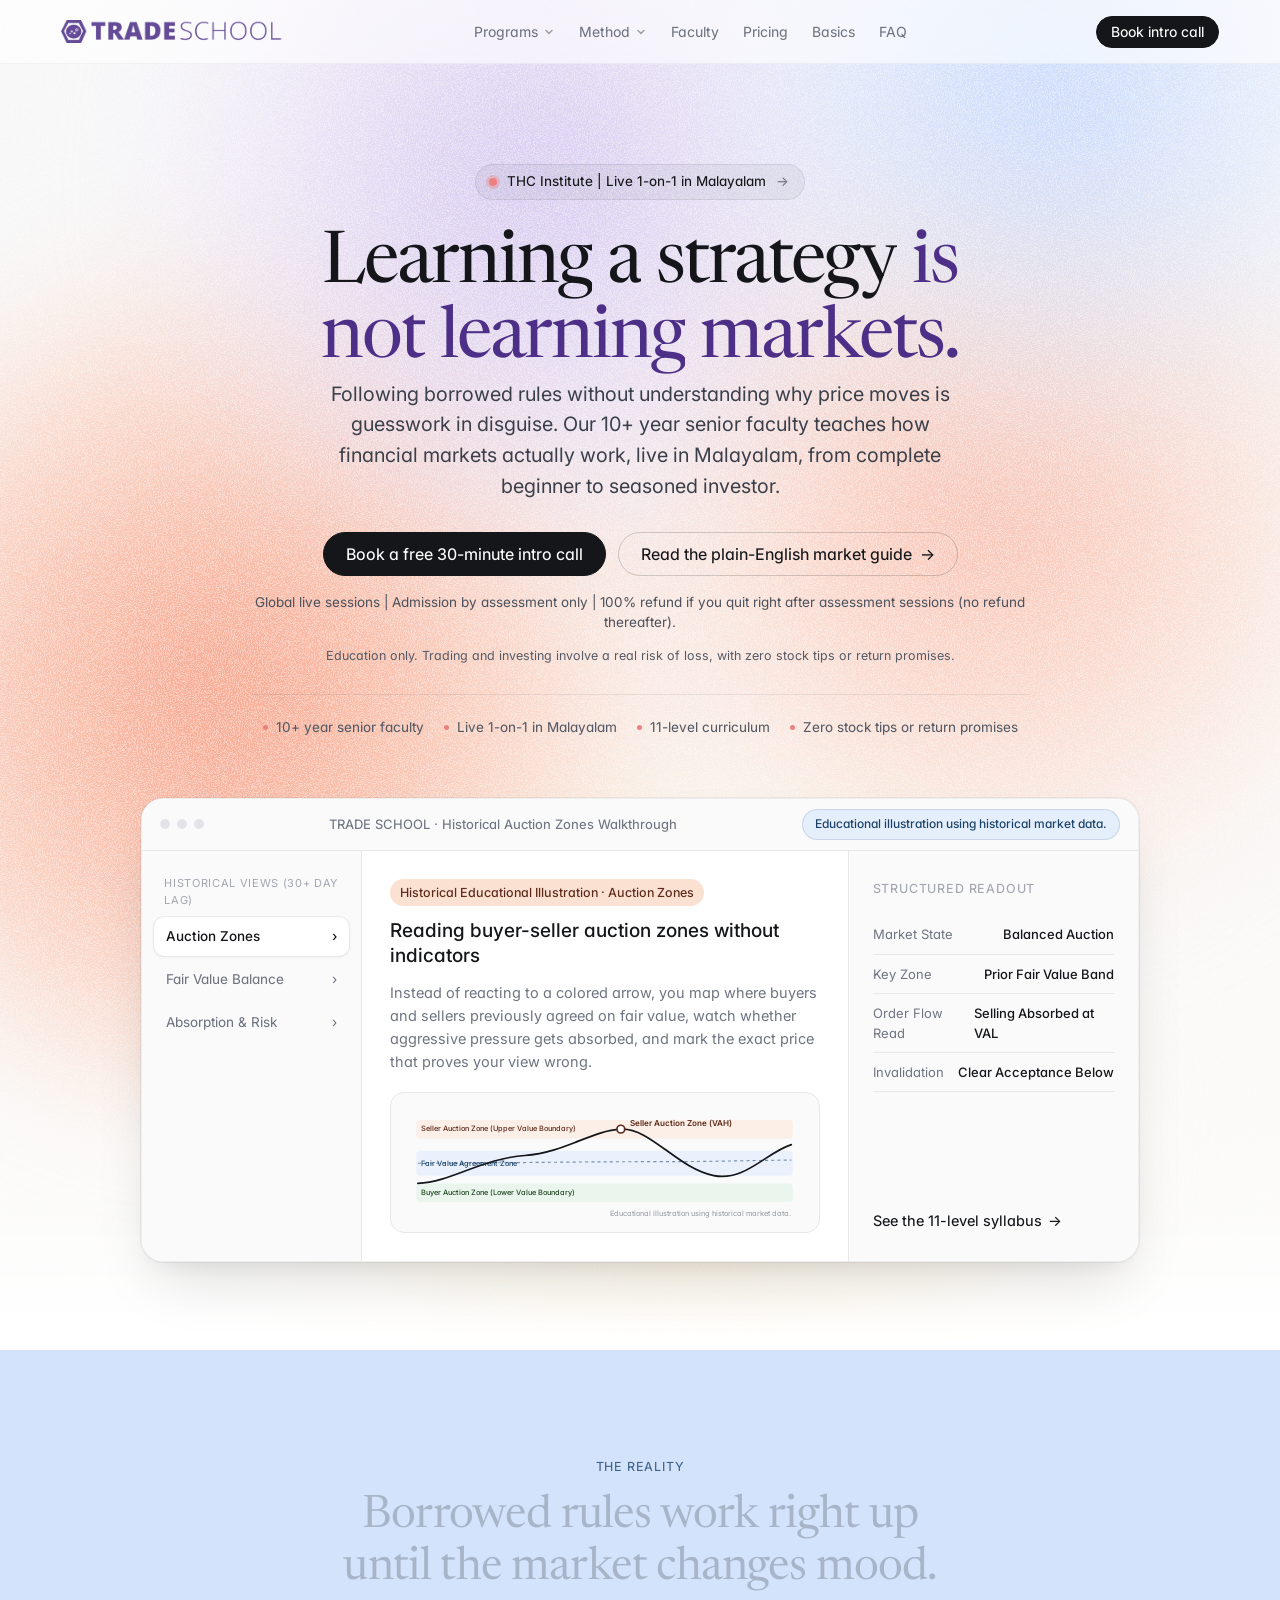
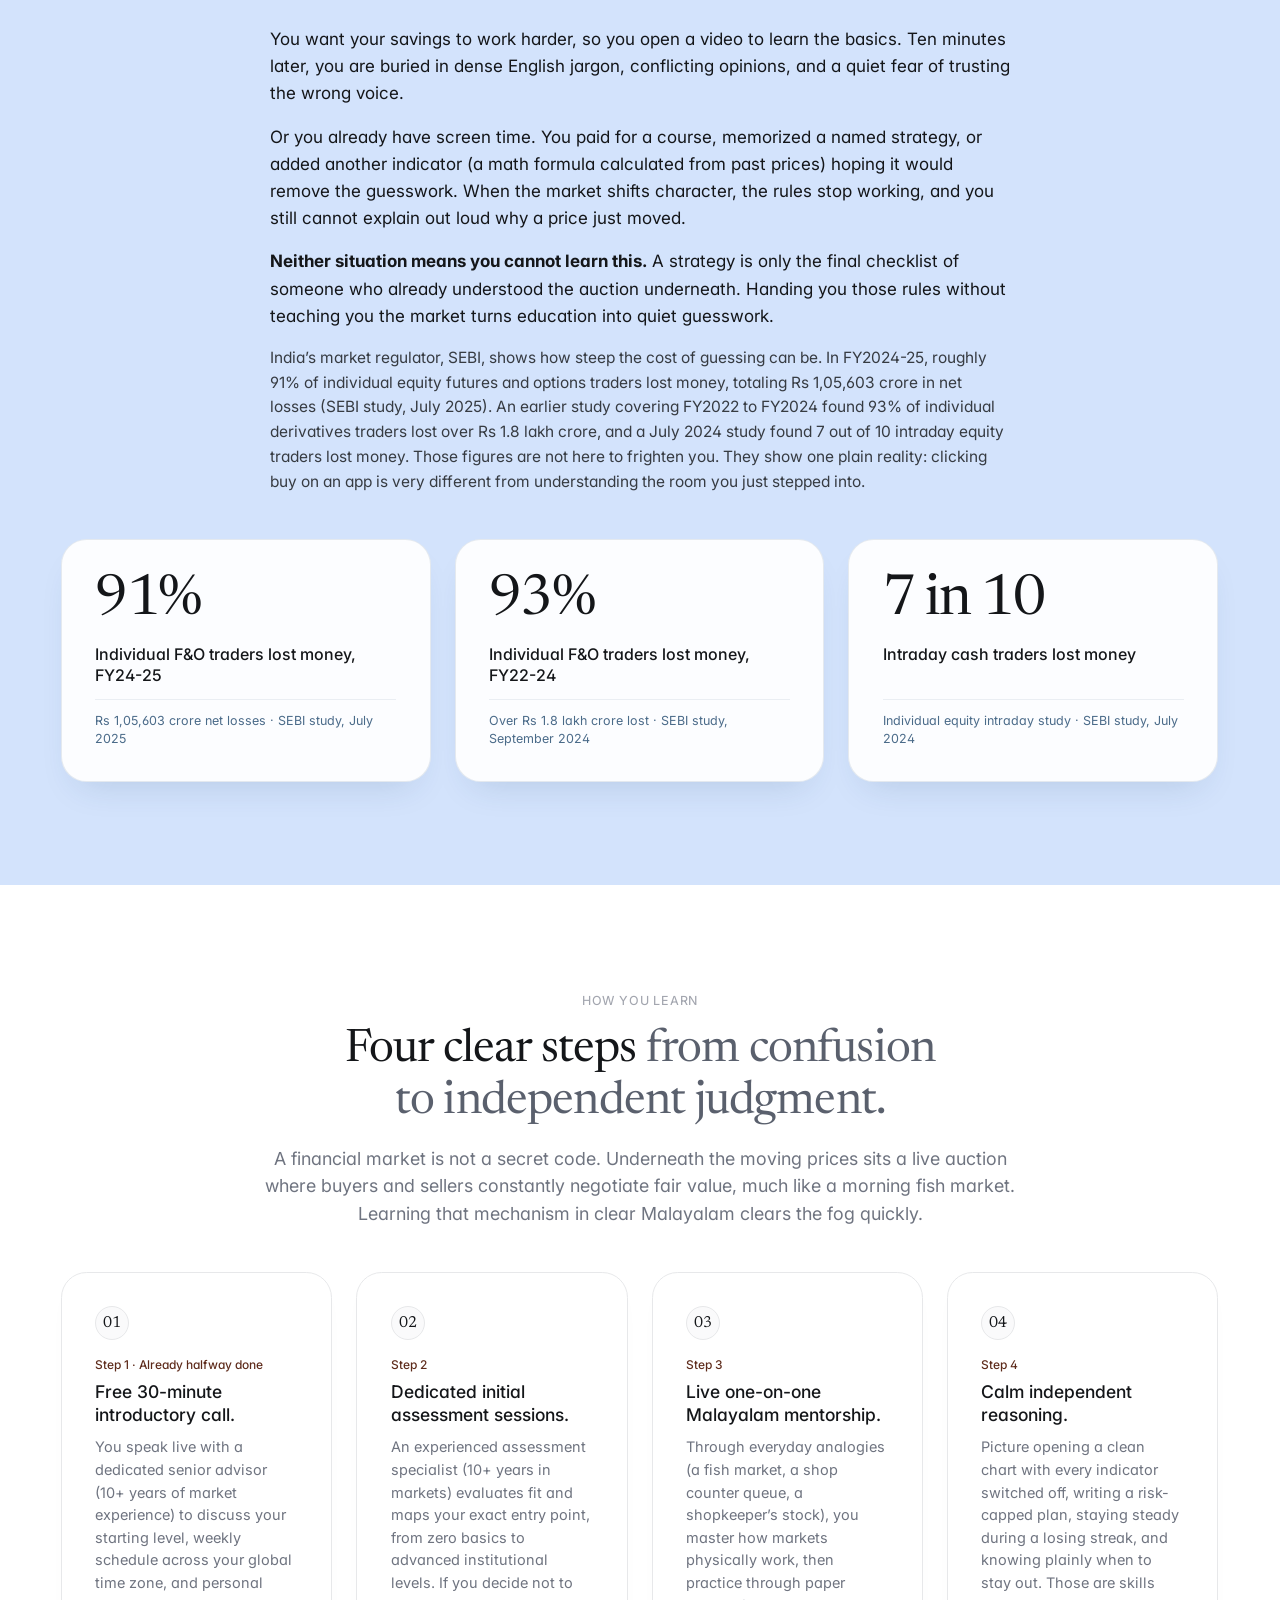
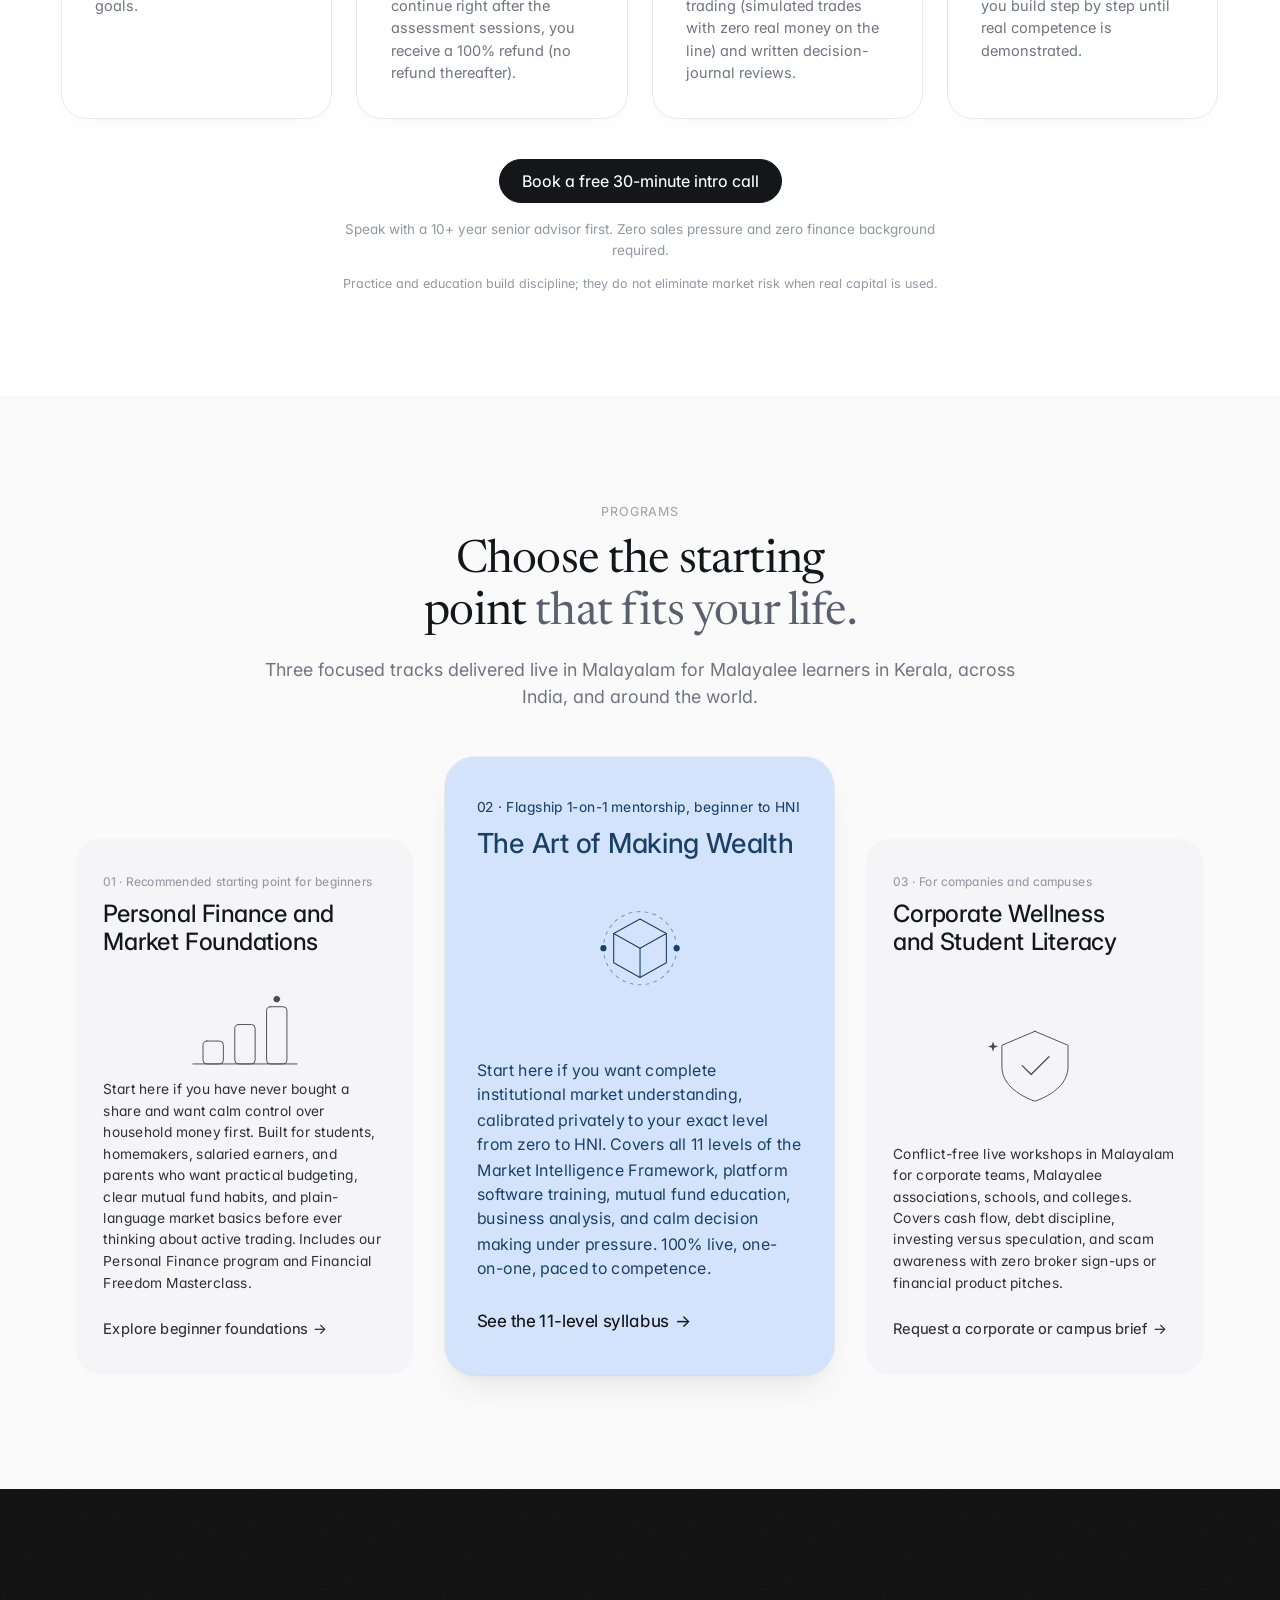
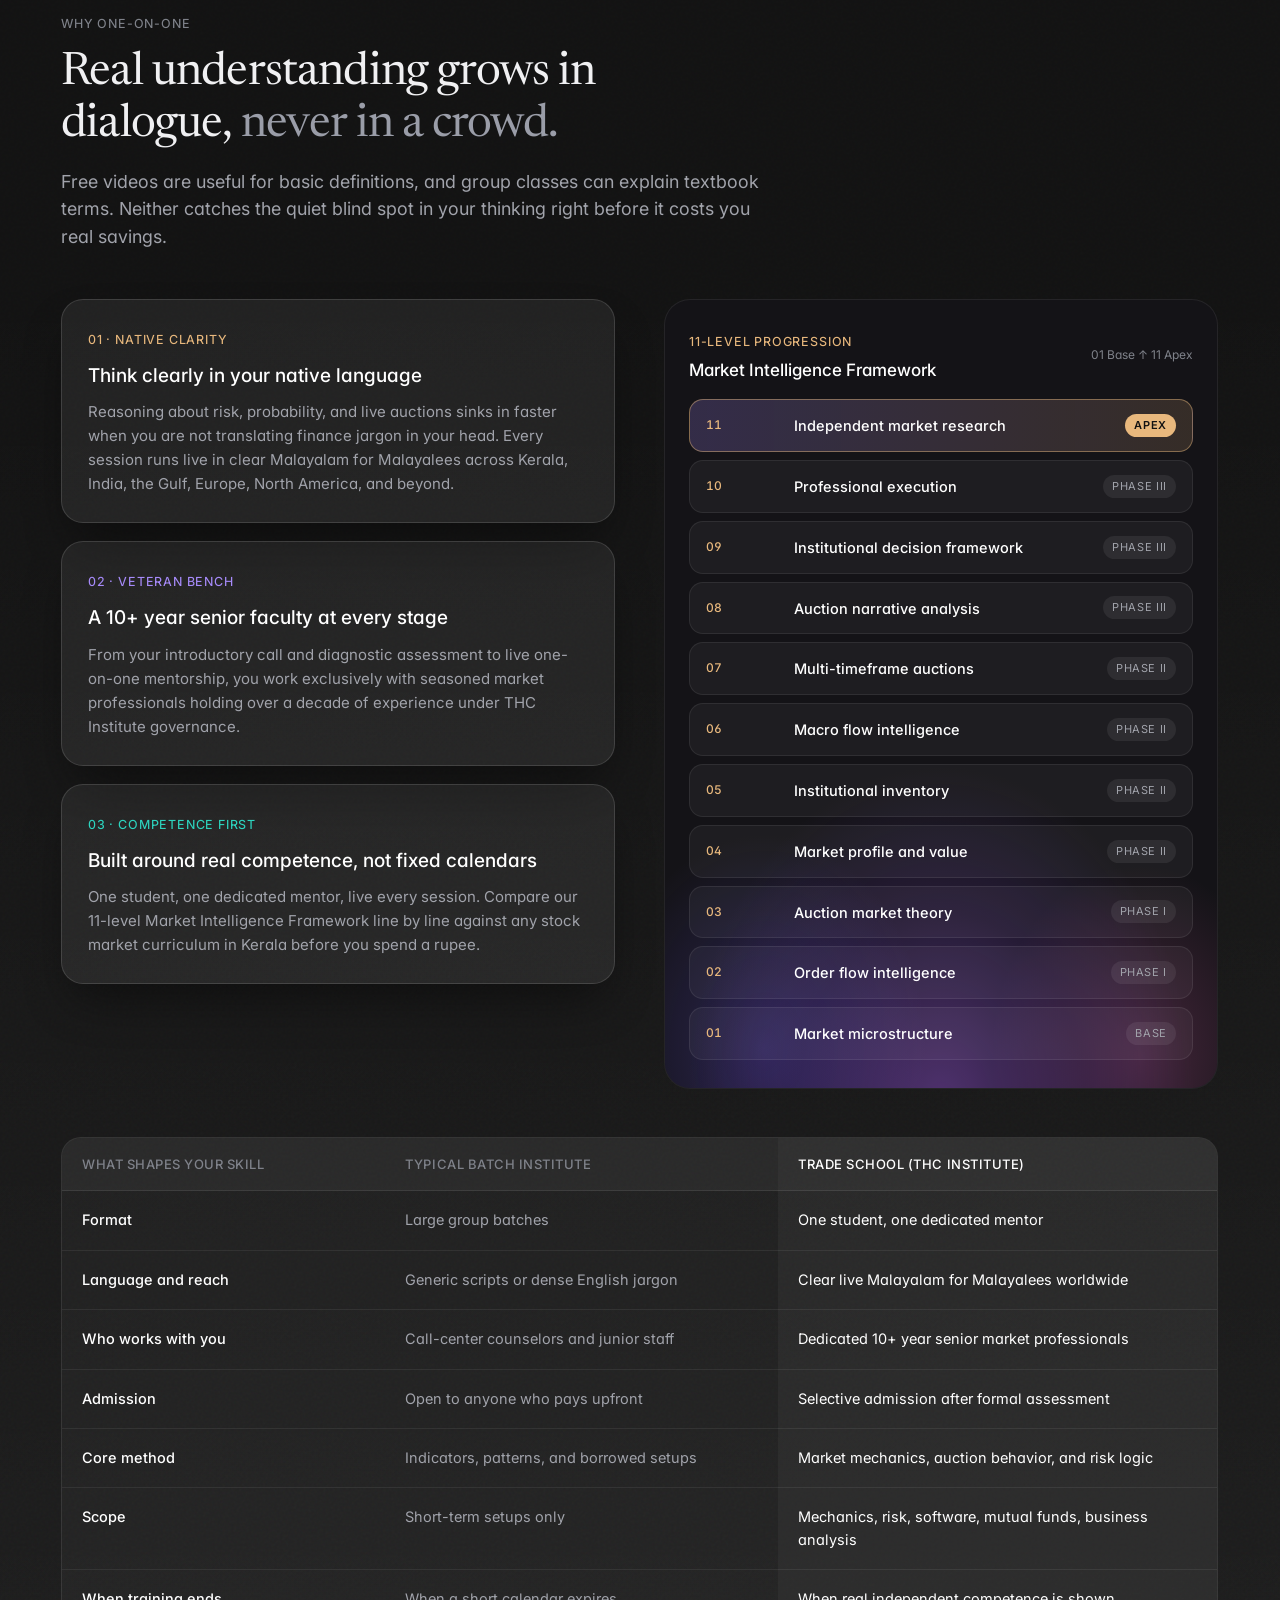
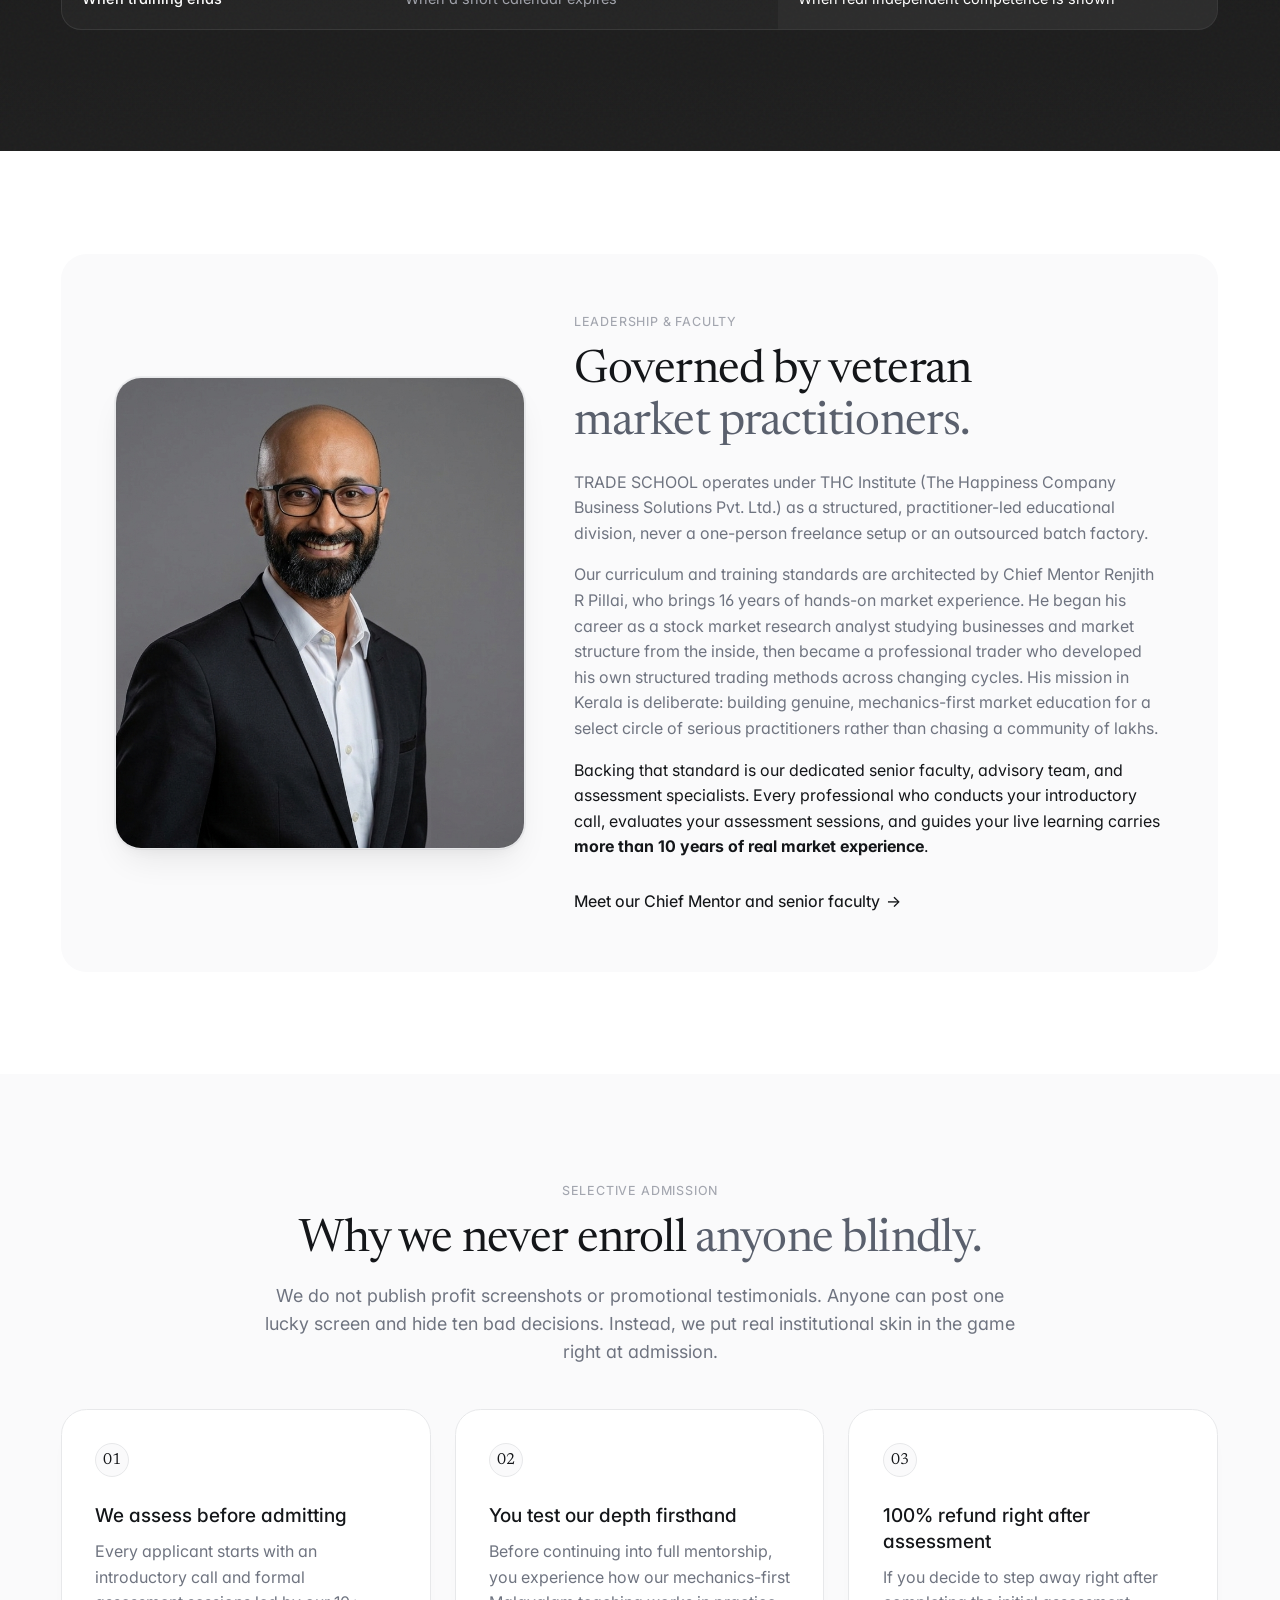
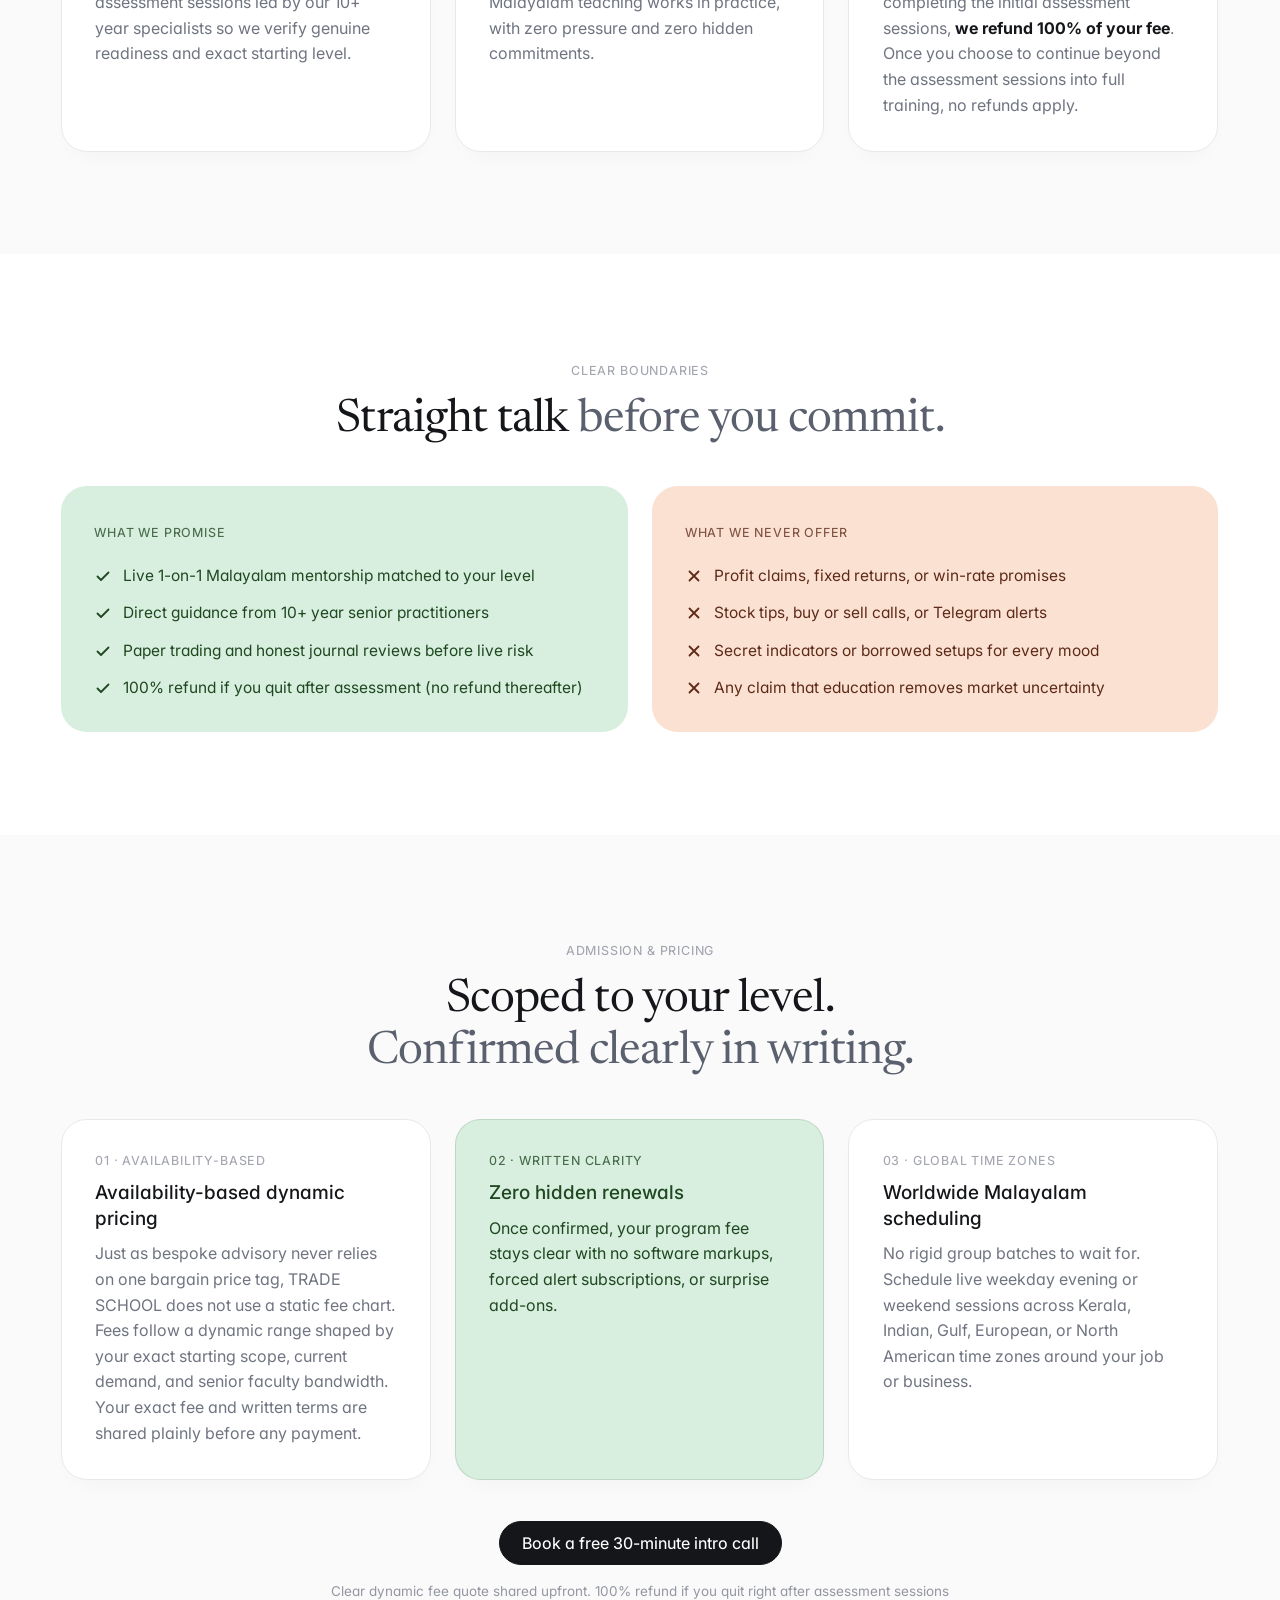
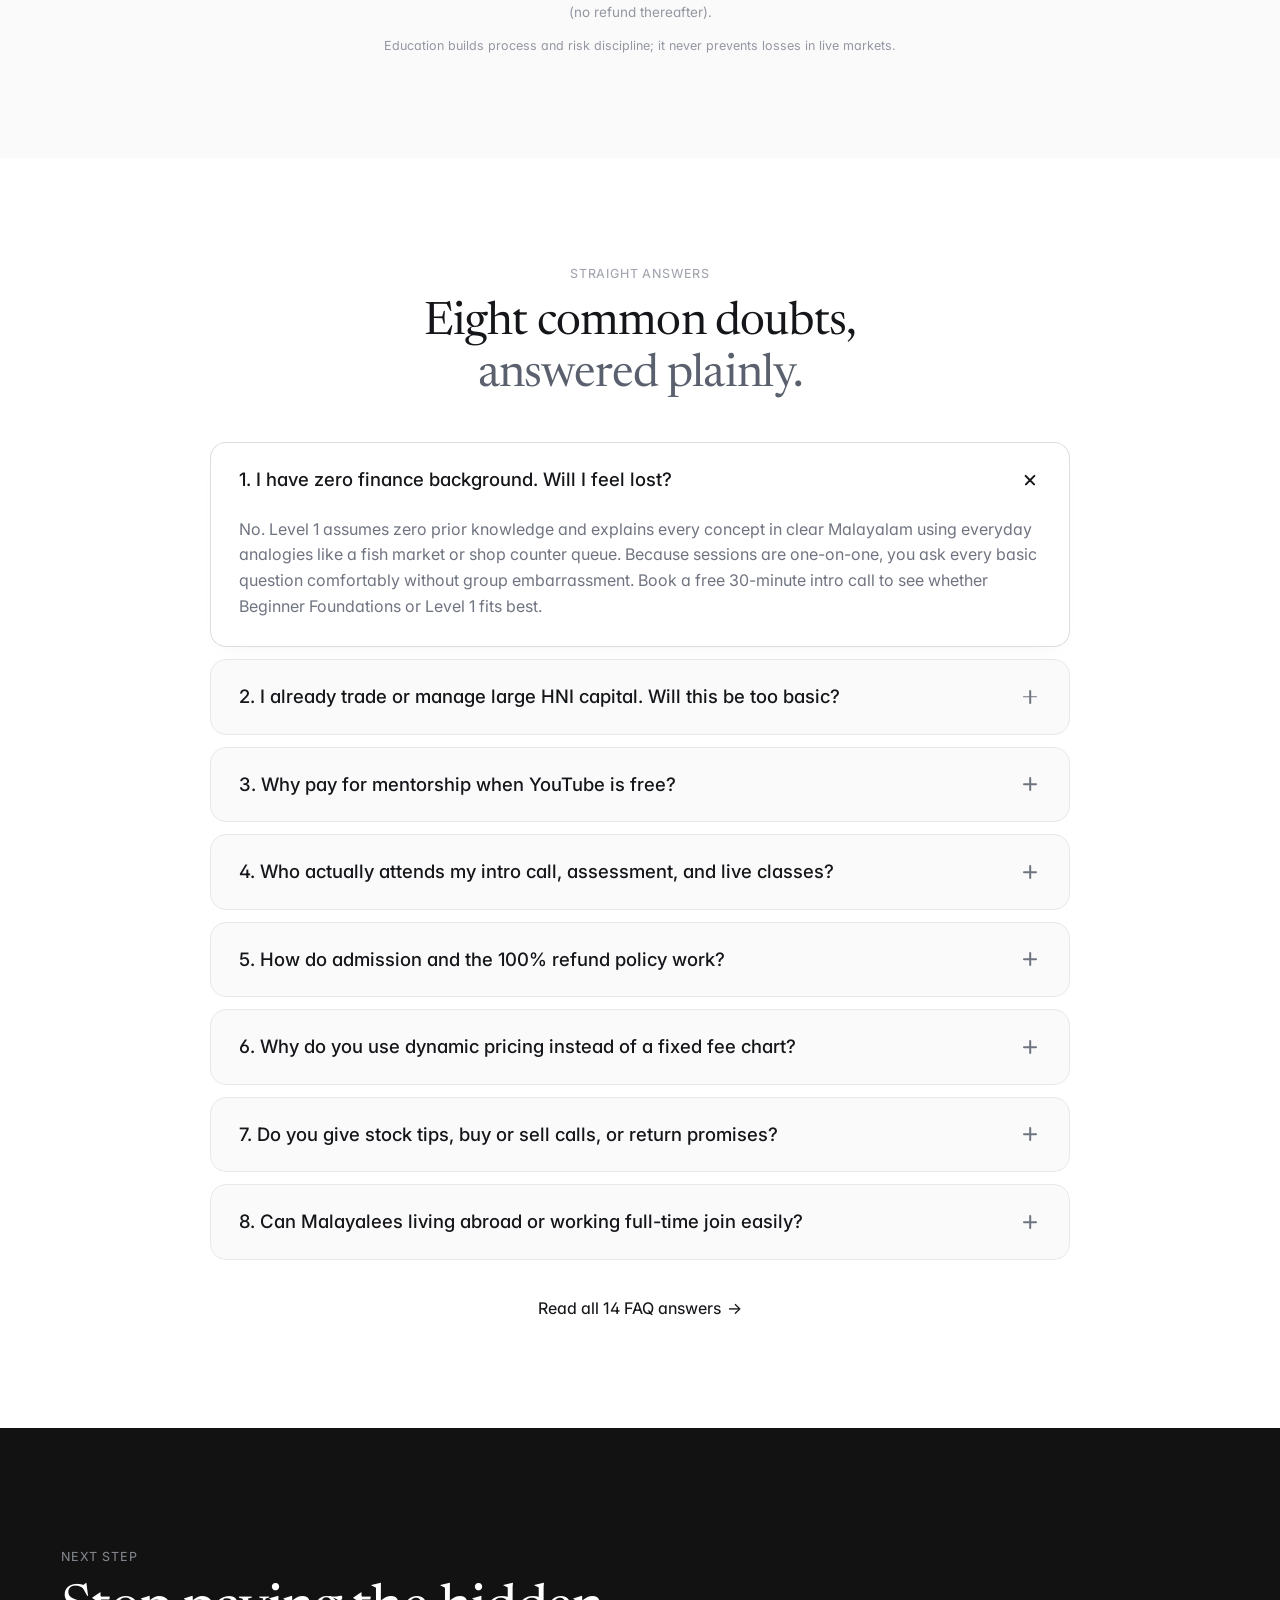
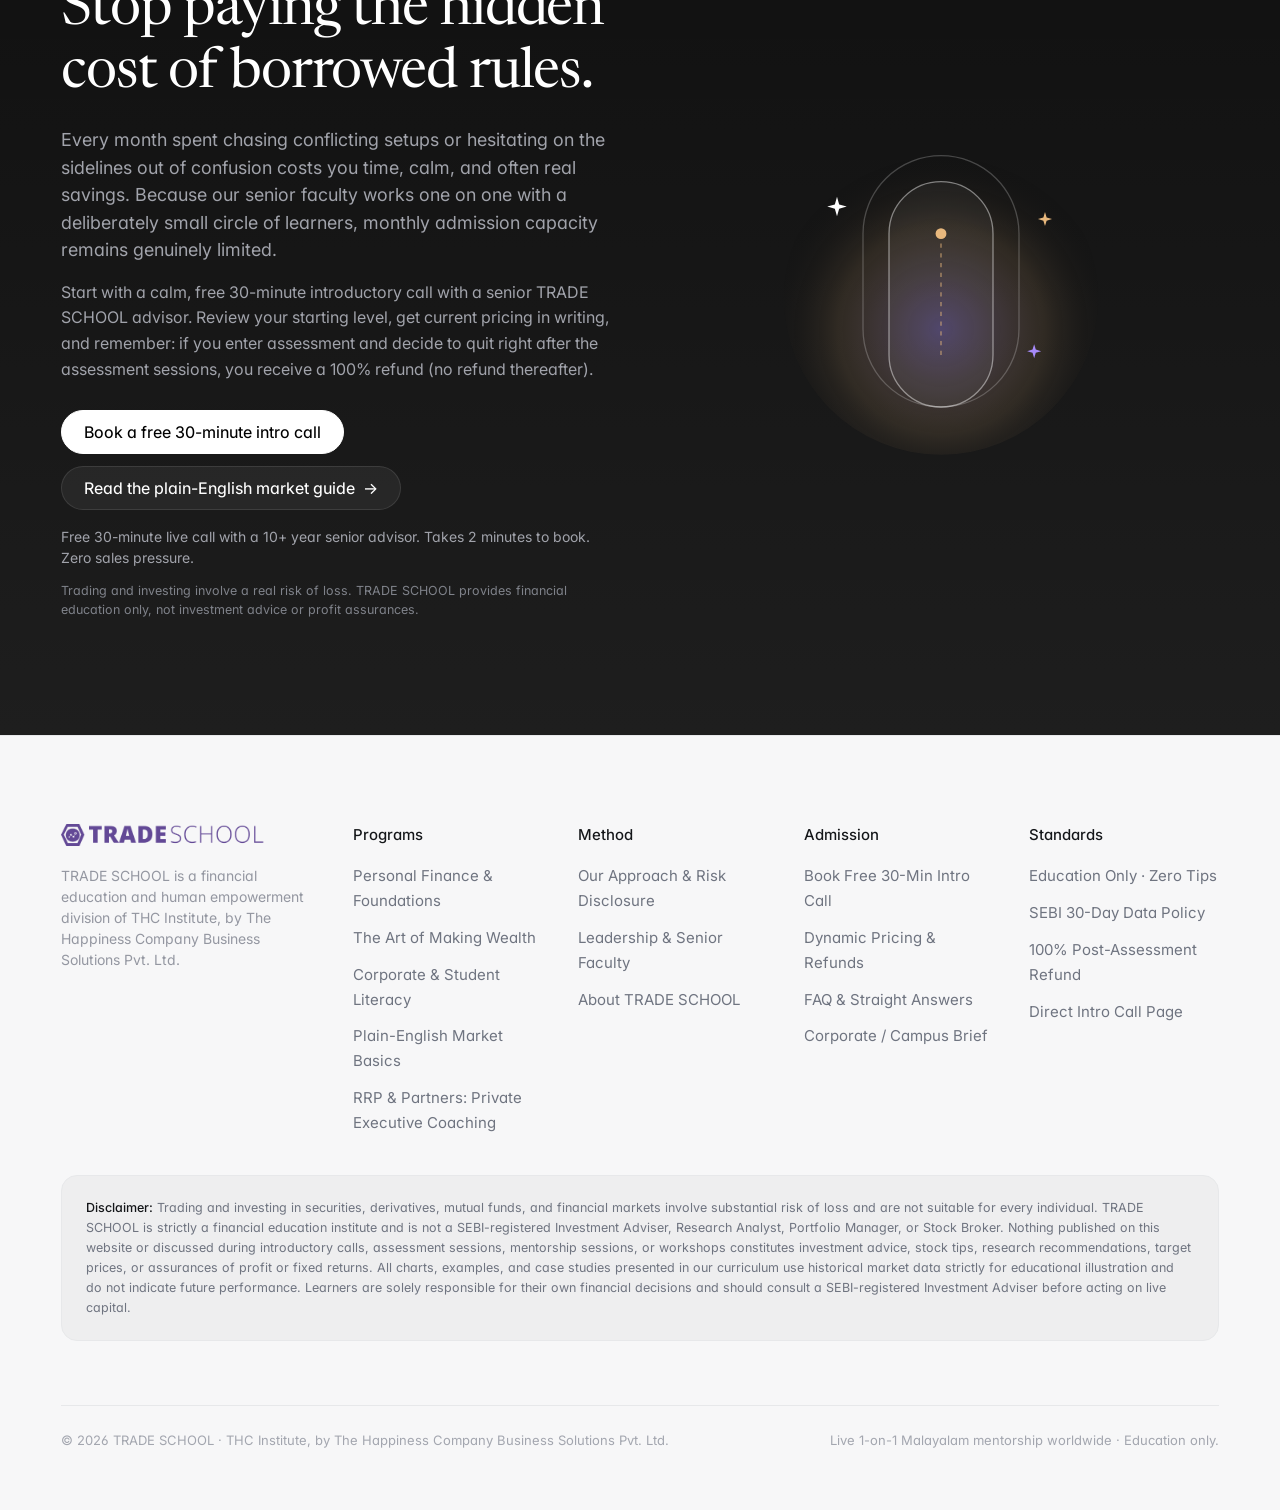
<file: index.html>
<!DOCTYPE html>
<html lang="en">

<head>
  <meta charset="UTF-8">
  <meta name="viewport" content="width=device-width, initial-scale=1.0, viewport-fit=cover">
  <meta name="theme-color" content="#ffffff">
  <title>TRADE SCHOOL | 1-on-1 Malayalam Stock Market Mentorship</title>
  <meta name="description"
    content="Learning a strategy is not learning markets. Live 1-on-1 Malayalam market education worldwide from a 10+ year senior faculty at THC Institute. Beginner to HNI.">
  <link rel="icon"
    href="data:image/svg+xml,%3Csvg xmlns='http://www.w3.org/2000/svg' viewBox='0 0 36 32'%3E%3Cpolygon points='9.6,2 26.4,2 34.2,16 26.4,30 9.6,30 1.8,16' fill='none' stroke='%234d2f87' stroke-width='3.1' stroke-linejoin='round'/%3E%3Ccircle cx='18' cy='16' r='9.4' fill='%234d2f87'/%3E%3Cpath d='M12.6 19.2L15.4 15.2L19 18.2L22.2 13.4' stroke='%23ffffff' stroke-width='1.35' stroke-linecap='round' stroke-linejoin='round' fill='none'/%3E%3Ccircle cx='12.6' cy='19.2' r='1.35' fill='%23ffffff'/%3E%3Ccircle cx='15.4' cy='15.2' r='1.85' fill='%23ffffff'/%3E%3Ccircle cx='19' cy='18.2' r='1.7' fill='%23ffffff'/%3E%3Ccircle cx='22.2' cy='13.4' r='2.55' fill='%23ffffff'/%3E%3Ccircle cx='22.2' cy='13.4' r='1.05' fill='%234d2f87'/%3E%3C/svg%3E">
  <link rel="preconnect" href="https://fonts.googleapis.com">
  <link rel="preconnect" href="https://fonts.gstatic.com" crossorigin>
  <link rel="stylesheet"
    href="https://fonts.googleapis.com/css2?family=Inter:wght@400..600&family=Newsreader:opsz,wght@6..72,400&display=swap">
  <link rel="stylesheet" href="css/styles.css">
  <!-- Schema: EducationalOrganization, LocalBusiness, FAQPage -->
  <script type="application/ld+json">
  {
    "@context": "https://schema.org",
    "@graph": [
      {
        "@type": ["EducationalOrganization", "LocalBusiness"],
        "name": "TRADE SCHOOL",
        "parentOrganization": {
          "@type": "Organization",
          "name": "THC Institute, by The Happiness Company Business Solutions Pvt. Ltd."
        },
        "founder": {
          "@type": "Person",
          "name": "Renjith R Pillai",
          "jobTitle": "Chief Mentor"
        },
        "description": "Learning a strategy is not learning markets. Live 1-on-1 Malayalam market education worldwide from a 10+ year senior faculty at THC Institute. Beginner to HNI.",
        "areaServed": ["Kerala", "India", "Global Malayalee Community"]
      },
      {
        "@type": "FAQPage",
        "mainEntity": [
          {
            "@type": "Question",
            "name": "I have zero finance background. Will I feel lost?",
            "acceptedAnswer": {
              "@type": "Answer",
              "text": "No. Level 1 assumes zero prior knowledge and explains every concept in clear Malayalam using everyday analogies like a fish market or shop counter queue. Because sessions are one-on-one, you ask every basic question comfortably without group embarrassment. Book a free 30-minute intro call to see whether Beginner Foundations or Level 1 fits best."
            }
          },
          {
            "@type": "Question",
            "name": "I already trade or manage large HNI capital. Will this be too basic?",
            "acceptedAnswer": {
              "@type": "Answer",
              "text": "Not at all. There is no fixed beginner script. Experienced traders and HNIs skip introductory definitions and enter directly into auction theory, market profile, order flow, institutional inventory, macro flows, and independent research in complete privacy with our senior faculty. Book a free intro call to map your exact entry point."
            }
          },
          {
            "@type": "Question",
            "name": "Why pay for mentorship when YouTube is free?",
            "acceptedAnswer": {
              "@type": "Answer",
              "text": "Free videos are genuinely useful for basic vocabulary. What they cannot offer is a structured Malayalam sequence, live accountability, or a 10+ year practitioner spotting hidden blind spots in your reasoning before they cost real money. Speak with a senior advisor for 30 minutes free to feel the difference."
            }
          },
          {
            "@type": "Question",
            "name": "Who actually attends my intro call, assessment, and live classes?",
            "acceptedAnswer": {
              "@type": "Answer",
              "text": "TRADE SCHOOL operates as a structured division of THC Institute led by Chief Mentor Renjith R Pillai (16 years in markets). Your free intro call is attended by a dedicated senior advisor, your assessment by an assessment specialist, and your mentorship by senior faculty, every one holding 10+ years of market experience. Book your free intro call to meet us directly."
            }
          },
          {
            "@type": "Question",
            "name": "How do admission and the 100% refund policy work?",
            "acceptedAnswer": {
              "@type": "Answer",
              "text": "Admission is offered only after initial assessment sessions. Once you complete the initial assessment sessions, if you decide to quit the training, we refund 100% of your fee. Once you continue beyond the assessment sessions into regular training, no refunds apply. Every term is confirmed in writing beforehand."
            }
          },
          {
            "@type": "Question",
            "name": "Why do you use dynamic pricing instead of a fixed fee chart?",
            "acceptedAnswer": {
              "@type": "Answer",
              "text": "Because every learner is taught live and one on one by senior professionals with over a decade of experience rather than junior staff, available faculty bandwidth shifts with active student load and demand. Exact current fees for your starting scope are shared transparently before you commit. Book a free intro call for current figures."
            }
          },
          {
            "@type": "Question",
            "name": "Do you give stock tips, buy or sell calls, or return promises?",
            "acceptedAnswer": {
              "@type": "Answer",
              "text": "Never. TRADE SCHOOL is strictly a financial education institute under THC Institute, not a SEBI-registered Investment Adviser or Research Analyst. We offer zero tips, signals, or return claims, and financial markets always carry a real risk of loss. Read our Approach and Risk Disclosure page for complete details."
            }
          },
          {
            "@type": "Question",
            "name": "Can Malayalees living abroad or working full-time join easily?",
            "acceptedAnswer": {
              "@type": "Answer",
              "text": "Yes. We deliver live one-on-one Malayalam mentorship worldwide across Kerala, India, the Gulf, Europe, North America, and beyond. With no rigid group batches, you schedule weekday evening or weekend hours that match your local time zone and work calendar. Book a free 30-minute intro call to plan a practical routine."
            }
          }
        ]
      }
    ]
  }
  </script>
</head>

<body>

  <!-- Global Steep Minimal Navigation Bar -->
  <header class="site-header">
    <div class="nav-inner">
      <a href="index.html" class="brand-mark" aria-label="TRADE SCHOOL Home">
        <img src="assets/tradeschool-logo.png" alt="TRADE SCHOOL" class="brand-logo" width="223" height="24">
      </a>

      <nav class="desktop-nav" aria-label="Primary navigation">
        <div class="nav-dropdown">
          <button type="button" class="nav-drop-trigger" aria-expanded="false" aria-haspopup="true">
            <span>Programs</span>
            <svg class="nav-drop-caret" viewBox="0 0 12 12" fill="none" stroke="currentColor" stroke-width="1.5"
              stroke-linecap="round" stroke-linejoin="round" aria-hidden="true">
              <path d="M3 4.5L6 7.5L9 4.5" />
            </svg>
          </button>
          <div class="nav-drop-menu" role="menu">
            <a href="personal-finance.html" class="nav-drop-item" role="menuitem">
              <span class="nav-drop-item__title">Personal Finance &amp; Market Foundations</span>
              <span class="nav-drop-item__sub">Recommended starting point for beginners</span>
            </a>
            <a href="art-of-making-wealth.html" class="nav-drop-item" role="menuitem">
              <span class="nav-drop-item__title">The Art of Making Wealth</span>
              <span class="nav-drop-item__sub">Flagship 1-on-1 mentorship (11 levels, beginner to HNI)</span>
            </a>
            <a href="corporate-campus.html" class="nav-drop-item" role="menuitem">
              <span class="nav-drop-item__title">Corporate Wellness &amp; Student Literacy</span>
              <span class="nav-drop-item__sub">Conflict-free Malayalam workshops for companies &amp; campuses</span>
            </a>
          </div>
        </div>

        <div class="nav-dropdown">
          <button type="button" class="nav-drop-trigger" aria-expanded="false" aria-haspopup="true">
            <span>Method</span>
            <svg class="nav-drop-caret" viewBox="0 0 12 12" fill="none" stroke="currentColor" stroke-width="1.5"
              stroke-linecap="round" stroke-linejoin="round" aria-hidden="true">
              <path d="M3 4.5L6 7.5L9 4.5" />
            </svg>
          </button>
          <div class="nav-drop-menu" role="menu">
            <a href="approach-risk.html" class="nav-drop-item" role="menuitem">
              <span class="nav-drop-item__title">Our Approach &amp; Risk Disclosure</span>
              <span class="nav-drop-item__sub">Education-only boundaries &amp; SEBI 30-day data lag</span>
            </a>
            <a href="about.html" class="nav-drop-item" role="menuitem">
              <span class="nav-drop-item__title">About TRADE SCHOOL</span>
              <span class="nav-drop-item__sub">THC Institute &middot; Small on purpose, built to last</span>
            </a>
          </div>
        </div>

        <a href="mentor.html">Faculty</a>
        <a href="pricing.html">Pricing</a>
        <a href="market-basics.html">Basics</a>
        <a href="faq.html">FAQ</a>
      </nav>

      <div class="nav-actions">
        <a href="intro-session.html" class="btn btn--primary btn--sm">Book intro call</a>
        <button id="mobile-menu-btn" class="mobile-menu-btn" aria-label="Open navigation menu" aria-expanded="false"
          aria-controls="mobile-drawer">
          <svg width="20" height="20" viewBox="0 0 20 20" fill="none" stroke="currentColor" stroke-width="1.6"
            stroke-linecap="round">
            <path d="M3 6H17M3 10H17M3 14H17" />
          </svg>
        </button>
      </div>
    </div>
  </header>

  <!-- Mobile Navigation Drawer -->
  <nav id="mobile-drawer" class="mobile-drawer" aria-label="Mobile navigation" aria-hidden="true">
    <div>
      <div class="mobile-drawer__top">
        <a href="index.html" class="brand-mark">
          <img src="assets/tradeschool-logo.png" alt="TRADE SCHOOL" class="brand-logo" width="223" height="24">
        </a>
        <button id="mobile-close-btn" class="mobile-menu-btn" style="display:inline-flex" aria-label="Close menu">
          <svg width="20" height="20" viewBox="0 0 20 20" fill="none" stroke="currentColor" stroke-width="1.6"
            stroke-linecap="round">
            <path d="M5 5L15 15M15 5L5 15" />
          </svg>
        </button>
      </div>
      <div class="mobile-drawer__links">
        <a href="art-of-making-wealth.html">Programs</a>
        <div class="mobile-drawer__sub">
          <a href="personal-finance.html">Personal Finance &amp; Market Foundations</a>
          <a href="art-of-making-wealth.html">The Art of Making Wealth (11-Level Flagship)</a>
          <a href="corporate-campus.html">Corporate Wellness &amp; Student Literacy</a>
        </div>
        <a href="approach-risk.html">Method</a>
        <div class="mobile-drawer__sub">
          <a href="approach-risk.html">Our Approach &amp; Risk Disclosure</a>
          <a href="about.html">About TRADE SCHOOL</a>
        </div>
        <a href="mentor.html">Faculty</a>
        <a href="pricing.html">Pricing</a>
        <a href="market-basics.html">Basics</a>
        <a href="faq.html">FAQ</a>
      </div>
    </div>
    <div class="mobile-drawer__footer">
      <a href="intro-session.html" class="btn btn--primary">Book intro call</a>
      <span class="t-caption">THC Institute &middot; Live 1-on-1 in Malayalam</span>
    </div>
  </nav>

  <main>
    <!-- ================================================================
         1. HERO -- Steep Minimalist Frame + Historical Auction Chart Window
         ================================================================ -->
    <section class="hero-steep hero-steep--home">
      <div class="hero-steep__bg hero-steep__bg--rich" data-hero-scrub aria-hidden="true">
        <span class="hero-orb hero-orb--coral"></span>
        <span class="hero-orb hero-orb--rose"></span>
        <span class="hero-orb hero-orb--lavender"></span>
        <span class="hero-orb hero-orb--periwinkle"></span>
        <span class="hero-orb hero-orb--champagne"></span>
      </div>
      <div class="grain-overlay grain-overlay--steep" aria-hidden="true"></div>
      <div class="hero-steep__fade-bottom" aria-hidden="true"></div>

      <div class="hero-steep__stage" style="min-height:auto;padding-top:36px;padding-bottom:32px;">
        <div class="hero-steep__center" style="max-width:780px;">
          <a href="intro-session.html" class="announcement-pill">
            <span class="announcement-pill__dot" aria-hidden="true"></span>
            <span class="eb-full">THC Institute | Live 1-on-1 in Malayalam</span>
            <span class="eb-short">THC Institute | 1-on-1 Malayalam</span>
            <span class="announcement-pill__arrow" aria-hidden="true">&rarr;</span>
          </a>

          <h1 class="t-hero-sharp" data-word-reveal>
            Learning a strategy <span class="t-muted-tone">is not learning markets.</span>
          </h1>

          <p class="t-hero-support mt-24" style="max-width:640px;">
            Following borrowed rules without understanding why price moves is guesswork in disguise. Our 10+ year senior faculty teaches how financial markets actually work, live in Malayalam, from complete beginner to seasoned investor.
          </p>

          <div class="btn-row">
            <a href="intro-session.html" class="btn btn--primary">Book a free 30-minute intro call</a>
            <a href="market-basics.html" class="btn btn--ghost">Read the plain-English market guide <span class="arrow" aria-hidden="true">&rarr;</span></a>
          </div>

          <p class="hero-steep__reassurance">
            Global live sessions | Admission by assessment only | 100% refund if you quit right after assessment sessions (no refund thereafter).
          </p>
          <p class="risk-note">
            Education only. Trading and investing involve a real risk of loss, with zero stock tips or return promises.
          </p>

          <div class="trust-strip-minimal" aria-label="TRADE SCHOOL highlights">
            <span class="trust-strip-minimal__item"><span class="trust-strip-minimal__dot" aria-hidden="true"></span>10+ year senior faculty</span>
            <span class="trust-strip-minimal__item"><span class="trust-strip-minimal__dot" aria-hidden="true"></span>Live 1-on-1 in Malayalam</span>
            <span class="trust-strip-minimal__item"><span class="trust-strip-minimal__dot" aria-hidden="true"></span>11-level curriculum</span>
            <span class="trust-strip-minimal__item"><span class="trust-strip-minimal__dot" aria-hidden="true"></span>Zero stock tips or return promises</span>
          </div>
        </div>
      </div>

      <!-- Visual: Clean Light-Mode Historical Auction Chart Card -->
      <div class="hero-window-wrap reveal">
        <div class="steep-app-window" role="region"
          aria-label="Clean historical market chart illustrating buyer and seller auction zones for educational purposes.">
          <div class="app-window__chrome">
            <div class="window-dots" aria-hidden="true"><span></span><span></span><span></span></div>
            <div class="app-window__title">TRADE SCHOOL &middot; Historical Auction Zones Walkthrough</div>
            <div class="chart-edu-label">Educational illustration using historical market data.</div>
          </div>

          <div class="app-window__body">
            <div class="app-win-nav" role="tablist" aria-label="Select historical educational chart view">
              <span class="app-win-nav__label">Historical Views (30+ Day Lag)</span>
              <button class="app-win-tab is-active" role="tab" aria-selected="true" data-app-tab="zones">
                <span>Auction Zones</span>
                <span aria-hidden="true">&rsaquo;</span>
              </button>
              <button class="app-win-tab" role="tab" aria-selected="false" data-app-tab="balance">
                <span>Fair Value Balance</span>
                <span aria-hidden="true">&rsaquo;</span>
              </button>
              <button class="app-win-tab" role="tab" aria-selected="false" data-app-tab="absorption">
                <span>Absorption &amp; Risk</span>
                <span aria-hidden="true">&rsaquo;</span>
              </button>
            </div>

            <div class="app-win-main">
              <div>
                <span id="app-win-badge" class="app-win-reasoning">Historical Educational Illustration &middot; Auction Zones</span>
                <h2 id="app-win-title" style="font-size:19px;font-weight:500;color:var(--color-ink);line-height:1.34;">
                  Reading buyer-seller auction zones without indicators</h2>
                <p id="app-win-summary" class="t-body mt-12" style="font-size:14.5px;">
                  Instead of reacting to a colored arrow, you map where buyers and sellers previously agreed on fair value, watch whether aggressive pressure gets absorbed, and mark the exact price that proves your view wrong.
                </p>
              </div>

              <div style="margin-top:18px;background:#fafafb;border:1px solid var(--color-rule);border-radius:14px;padding:16px 16px 12px;">
                <svg viewBox="0 0 510 144" width="100%" height="144" fill="none" role="img"
                  aria-label="Clean historical market chart illustrating buyer and seller auction zones for educational purposes.">
                  <rect x="12" y="14" width="486" height="24" rx="5" fill="#fbe1d1" fill-opacity="0.48" />
                  <text x="18" y="29" fill="#5d2a1a" font-family="Inter,sans-serif" font-size="9.5" font-weight="500">Seller Auction Zone (Upper Value Boundary)</text>
                  <rect x="12" y="54" width="486" height="32" rx="5" fill="#d3e3fc" fill-opacity="0.38" />
                  <text x="18" y="73" fill="#194168" font-family="Inter,sans-serif" font-size="9.5" font-weight="500">Fair Value Agreement Zone</text>
                  <rect x="12" y="96" width="486" height="24" rx="5" fill="#d8efdf" fill-opacity="0.48" />
                  <text x="18" y="111" fill="#1f4720" font-family="Inter,sans-serif" font-size="9.5" font-weight="500">Buyer Auction Zone (Lower Value Boundary)</text>

                  <path id="app-chart-b" d="M14 70 C 110 70, 210 68, 320 68 C 402 68, 456 66, 496 66"
                    stroke="#194168" stroke-opacity="0.55" stroke-width="1.5" stroke-dasharray="4 4" />
                  <path id="app-chart-a" class="svg-draw"
                    d="M14 96 C 58 94, 96 64, 152 60 C 204 56, 238 28, 276 26 C 314 24, 348 76, 396 86 C 436 94, 464 56, 496 46"
                    stroke="#141619" stroke-width="2.2" stroke-linecap="round" />
                  <circle id="app-chart-dot" cx="276" cy="26" r="5" fill="#ffffff" stroke="#5d2a1a" stroke-width="2.2" />
                  <text id="app-chart-tag" x="288" y="22" fill="#5d2a1a" font-family="Inter,sans-serif" font-size="10.5"
                    font-weight="600">Seller Auction Zone (VAH)</text>
                  <text x="496" y="138" text-anchor="end" fill="#9497a1" font-family="Inter,sans-serif" font-size="9.5">
                    Educational illustration using historical market data.
                  </text>
                </svg>
              </div>
            </div>

            <div class="app-win-aside">
              <div>
                <span class="t-eyebrow">Structured Readout</span>
                <div class="mt-16">
                  <div id="app-kv-1" class="app-win-kv"><span>Market State</span><span>Balanced Auction</span></div>
                  <div id="app-kv-2" class="app-win-kv"><span>Key Zone</span><span>Prior Fair Value Band</span></div>
                  <div id="app-kv-3" class="app-win-kv"><span>Order Flow Read</span><span>Selling Absorbed at VAL</span></div>
                  <div id="app-kv-4" class="app-win-kv"><span>Invalidation</span><span>Clear Acceptance Below</span></div>
                </div>
              </div>
              <a href="art-of-making-wealth.html" class="link-arrow mt-20" style="font-size:14.5px;">See the 11-level syllabus <span class="arrow">&rarr;</span></a>
            </div>
          </div>
        </div>
      </div>
    </section>

    <!-- ================================================================
         2. RECOGNITION -- Powder-Blue Proof Band + 3 Crisp SEBI Metric Cards
         ================================================================ -->
    <section class="section section--proof" aria-label="The reality and SEBI studies">
      <div class="wrap">
        <div class="prose-narrow reveal" style="text-align:center;">
          <span class="t-eyebrow" style="color:var(--color-navy);opacity:0.78;">The reality</span>
          <h2 class="t-chapter--mid mt-12" data-scroll-words>Borrowed rules work right up until the market changes mood.</h2>
        </div>

        <div class="prose-narrow mt-32 reveal" style="display:flex;flex-direction:column;gap:16px;">
          <p class="t-body" style="color:var(--color-ink);font-size:17px;">
            You want your savings to work harder, so you open a video to learn the basics. Ten minutes later, you are buried in dense English jargon, conflicting opinions, and a quiet fear of trusting the wrong voice.
          </p>
          <p class="t-body" style="color:var(--color-ink);font-size:17px;">
            Or you already have screen time. You paid for a course, memorized a named strategy, or added another indicator (a math formula calculated from past prices) hoping it would remove the guesswork. When the market shifts character, the rules stop working, and you still cannot explain out loud why a price just moved.
          </p>
          <p class="t-body" style="color:var(--color-ink);font-size:17px;">
            <strong>Neither situation means you cannot learn this.</strong> A strategy is only the final checklist of someone who already understood the auction underneath. Handing you those rules without teaching you the market turns education into quiet guesswork.
          </p>
          <p class="t-body" style="color:rgba(20,22,25,0.82);font-size:15.5px;">
            India&rsquo;s market regulator, SEBI, shows how steep the cost of guessing can be. In FY2024-25, roughly 91% of individual equity futures and options traders lost money, totaling Rs 1,05,603 crore in net losses (SEBI study, July 2025). An earlier study covering FY2022 to FY2024 found 93% of individual derivatives traders lost over Rs 1.8 lakh crore, and a July 2024 study found 7 out of 10 intraday equity traders lost money. Those figures are not here to frighten you. They show one plain reality: clicking buy on an app is very different from understanding the room you just stepped into.
          </p>
        </div>

        <!-- Three Crisp Steep-Style SEBI Metric Cards in a Single Row -->
        <div class="sebi-metrics-grid reveal" role="region"
          aria-label="Metric cards citing SEBI studies from July 2024, September 2024, and July 2025 on individual trader losses in India.">
          <article class="sebi-metric-card">
            <div>
              <div class="sebi-metric-card__num" data-count-to="91" data-count-suffix="%">91%</div>
              <div class="sebi-metric-card__label">Individual F&amp;O traders lost money, FY24-25</div>
            </div>
            <div class="sebi-metric-card__cite">Rs 1,05,603 crore net losses &middot; SEBI study, July 2025</div>
          </article>

          <article class="sebi-metric-card">
            <div>
              <div class="sebi-metric-card__num" data-count-to="93" data-count-suffix="%">93%</div>
              <div class="sebi-metric-card__label">Individual F&amp;O traders lost money, FY22-24</div>
            </div>
            <div class="sebi-metric-card__cite">Over Rs 1.8 lakh crore lost &middot; SEBI study, September 2024</div>
          </article>

          <article class="sebi-metric-card">
            <div>
              <div class="sebi-metric-card__num">7 in 10</div>
              <div class="sebi-metric-card__label">Intraday cash traders lost money</div>
            </div>
            <div class="sebi-metric-card__cite">Individual equity intraday study &middot; SEBI study, July 2024</div>
          </article>
        </div>
      </div>
    </section>

    <!-- ================================================================
         3. THE PATH -- Crisp Four-Card Horizontal Step Strip (01 to 04)
         ================================================================ -->
    <section class="section section--paper" id="how-it-works">
      <div class="wrap">
        <div class="centered-lead centered-lead--wide reveal">
          <span class="t-eyebrow">How you learn</span>
          <h2 class="t-chapter--mid mt-12">Four clear steps <span class="t-muted-tone">from confusion to independent judgment.</span></h2>
          <p class="t-lead mt-16">
            A financial market is not a secret code. Underneath the moving prices sits a live auction where buyers and sellers constantly negotiate fair value, much like a morning fish market. Learning that mechanism in clear Malayalam clears the fog quickly.
          </p>
        </div>

        <div class="ladder-grid reveal" role="list"
          aria-label="Four-step TRADE SCHOOL learning path from free introductory call to independent market analysis.">
          <article class="ladder-step" role="listitem">
            <div>
              <span class="ladder-step__num">01</span>
              <span class="ladder-step__tag">Step 1 &middot; Already halfway done</span>
              <h3 class="ladder-step__title">Free 30-minute introductory call.</h3>
              <p class="ladder-step__body">
                You speak live with a dedicated senior advisor (10+ years of market experience) to discuss your starting level, weekly schedule across your global time zone, and personal goals.
              </p>
            </div>
          </article>

          <article class="ladder-step" role="listitem">
            <div>
              <span class="ladder-step__num">02</span>
              <span class="ladder-step__tag">Step 2</span>
              <h3 class="ladder-step__title">Dedicated initial assessment sessions.</h3>
              <p class="ladder-step__body">
                An experienced assessment specialist (10+ years in markets) evaluates fit and maps your exact entry point, from zero basics to advanced institutional levels. If you decide not to continue right after the assessment sessions, you receive a 100% refund (no refund thereafter).
              </p>
            </div>
          </article>

          <article class="ladder-step" role="listitem">
            <div>
              <span class="ladder-step__num">03</span>
              <span class="ladder-step__tag">Step 3</span>
              <h3 class="ladder-step__title">Live one-on-one Malayalam mentorship.</h3>
              <p class="ladder-step__body">
                Through everyday analogies (a fish market, a shop counter queue, a shopkeeper&rsquo;s stock), you master how markets physically work, then practice through paper trading (simulated trades with zero real money on the line) and written decision-journal reviews.
              </p>
            </div>
          </article>

          <article class="ladder-step" role="listitem">
            <div>
              <span class="ladder-step__num">04</span>
              <span class="ladder-step__tag">Step 4</span>
              <h3 class="ladder-step__title">Calm independent reasoning.</h3>
              <p class="ladder-step__body">
                Picture opening a clean chart with every indicator switched off, writing a risk-capped plan, staying steady during a losing streak, and knowing plainly when to stay out. Those are skills you build step by step until real competence is demonstrated.
              </p>
            </div>
          </article>
        </div>

        <div class="centered-lead mt-40 reveal">
          <a href="intro-session.html" class="btn btn--primary">Book a free 30-minute intro call</a>
          <p class="hero-steep__reassurance">Speak with a 10+ year senior advisor first. Zero sales pressure and zero finance background required.</p>
          <p class="risk-note">Practice and education build discipline; they do not eliminate market risk when real capital is used.</p>
        </div>
      </div>
    </section>

    <!-- ================================================================
         4. PROGRAMS -- Crisp Steep 3-Card Interactive Concept Row
         ================================================================ -->
    <section class="section section--fog" id="programs">
      <div class="wrap">
        <div class="centered-lead centered-lead--wide reveal">
          <span class="t-eyebrow">Programs</span>
          <h2 class="t-chapter--mid mt-12">Choose the starting point <span class="t-muted-tone">that fits your life.</span></h2>
          <p class="t-lead mt-16">
            Three focused tracks delivered live in Malayalam for Malayalee learners in Kerala, across India, and around the world.
          </p>
        </div>

        <div class="concept-row concept-row--crisp reveal">
          <!-- 01. Peach (Beginner Recommended) -->
          <article class="concept-card" data-concept-card data-theme="peach" tabindex="0">
            <div>
              <span class="t-tag"><span class="eb-full">01 &middot; Recommended starting point for beginners</span><span class="eb-short">01 &middot; Beginner start</span></span>
              <h3 class="t-concept-title">Personal Finance and Market Foundations</h3>
            </div>
            <div class="concept-card__art" style="width:152px;margin:18px auto;" aria-hidden="true">
              <svg viewBox="0 0 220 140" fill="none" stroke="currentColor" stroke-width="1.5" stroke-linecap="round" stroke-linejoin="round">
                <line x1="28" y1="120" x2="192" y2="120" />
                <rect x="44" y="84" width="32" height="36" rx="6" />
                <rect x="94" y="58" width="32" height="62" rx="6" />
                <g class="svg-float-up">
                  <rect x="144" y="30" width="32" height="90" rx="6" />
                  <circle cx="160" cy="18" r="4.5" fill="currentColor" />
                </g>
              </svg>
            </div>
            <div class="concept-card__body">
              <p>Start here if you have never bought a share and want calm control over household money first. Built for students, homemakers, salaried earners, and parents who want practical budgeting, clear mutual fund habits, and plain-language market basics before ever thinking about active trading. Includes our Personal Finance program and Financial Freedom Masterclass.</p>
              <div class="mt-20">
                <a href="personal-finance.html" class="link-arrow">Explore beginner foundations <span class="arrow" aria-hidden="true">&rarr;</span></a>
              </div>
            </div>
          </article>

          <!-- 02. Sky Blue (Default Active Flagship) -->
          <article class="concept-card is-active" data-concept-card data-theme="sky" tabindex="0">
            <div>
              <span class="t-tag"><span class="eb-full">02 &middot; Flagship 1-on-1 mentorship, beginner to HNI</span><span class="eb-short">02 &middot; Flagship 1-on-1</span></span>
              <h3 class="t-concept-title">The Art of Making Wealth</h3>
            </div>
            <div class="concept-card__art" style="width:152px;margin:18px auto;" aria-hidden="true">
              <svg viewBox="0 0 220 140" fill="none" stroke="currentColor" stroke-width="1.5" stroke-linecap="round" stroke-linejoin="round">
                <g class="svg-orbit">
                  <circle cx="110" cy="70" r="50" stroke-dasharray="4 7" opacity="0.45" />
                  <circle cx="160" cy="70" r="3.5" fill="currentColor" />
                  <circle cx="60" cy="70" r="3.5" fill="currentColor" />
                </g>
                <g class="svg-float-up">
                  <polygon points="110,30 146,50 110,70 74,50" />
                  <path d="M74 50 V90 L110 110 L146 90 V50" />
                  <line x1="110" y1="70" x2="110" y2="110" />
                </g>
              </svg>
            </div>
            <div class="concept-card__body">
              <p>Start here if you want complete institutional market understanding, calibrated privately to your exact level from zero to HNI. Covers all 11 levels of the Market Intelligence Framework, platform software training, mutual fund education, business analysis, and calm decision making under pressure. 100% live, one-on-one, paced to competence.</p>
              <div class="mt-20">
                <a href="art-of-making-wealth.html" class="link-arrow">See the 11-level syllabus <span class="arrow" aria-hidden="true">&rarr;</span></a>
              </div>
            </div>
          </article>

          <!-- 03. Mint Sage (Corporate & Campus) -->
          <article class="concept-card" data-concept-card data-theme="mint" tabindex="0">
            <div>
              <span class="t-tag"><span class="eb-full">03 &middot; For companies and campuses</span><span class="eb-short">03 &middot; Companies &amp; campuses</span></span>
              <h3 class="t-concept-title">Corporate Wellness and Student Literacy</h3>
            </div>
            <div class="concept-card__art" style="width:152px;margin:18px auto;" aria-hidden="true">
              <svg viewBox="0 0 220 140" fill="none" stroke="currentColor" stroke-width="1.5" stroke-linecap="round" stroke-linejoin="round">
                <g class="svg-float-up">
                  <path d="M110 18 L162 40 V74 C162 100 138 118 110 128 C82 118 58 100 58 74 V40 L110 18 Z" />
                  <path d="M90 72 L104 86 L132 58" stroke-width="2" />
                </g>
                <path class="svg-sparkle" d="M44 34 L46 40 L52 42 L46 44 L44 50 L42 44 L36 42 L42 40 Z" fill="currentColor" stroke="none" />
              </svg>
            </div>
            <div class="concept-card__body">
              <p>Conflict-free live workshops in Malayalam for corporate teams, Malayalee associations, schools, and colleges. Covers cash flow, debt discipline, investing versus speculation, and scam awareness with zero broker sign-ups or financial product pitches.</p>
              <div class="mt-20">
                <a href="corporate-campus.html#workshop-brief" class="link-arrow">Request a corporate or campus brief <span class="arrow" aria-hidden="true">&rarr;</span></a>
              </div>
            </div>
          </article>
        </div>
      </div>
    </section>

    <!-- ================================================================
         5. WHY TRADE SCHOOL -- Steep Dark Obsidian Stage (#121212)
         ================================================================ -->
    <section class="section section--airy section-dark">
      <div class="dark-grain" aria-hidden="true"></div>
      <div class="wrap" style="position:relative;z-index:2;">
        <div style="max-width:740px;" class="reveal">
          <span class="t-eyebrow">Why one-on-one</span>
          <h2 class="t-chapter--mid mt-12">Real understanding grows in dialogue, <span class="t-muted-tone">never in a crowd.</span></h2>
          <p class="t-lead mt-16">
            Free videos are useful for basic definitions, and group classes can explain textbook terms. Neither catches the quiet blind spot in your thinking right before it costs you real savings.
          </p>
        </div>

        <div class="tower-wrap reveal">
          <!-- Left: 3 Sharp Pillars -->
          <div style="display:flex;flex-direction:column;gap:18px;">
            <div class="glass-hub" style="padding:26px 26px;">
              <span class="t-eyebrow" style="color:#e8b87d;">01 &middot; Native Clarity</span>
              <h3 class="t-feature-title mt-12" style="color:#ffffff;">Think clearly in your native language</h3>
              <p class="t-body mt-12" style="font-size:15px;">
                Reasoning about risk, probability, and live auctions sinks in faster when you are not translating finance jargon in your head. Every session runs live in clear Malayalam for Malayalees across Kerala, India, the Gulf, Europe, North America, and beyond.
              </p>
            </div>

            <div class="glass-hub" style="padding:26px 26px;">
              <span class="t-eyebrow" style="color:#a78bfa;">02 &middot; Veteran Bench</span>
              <h3 class="t-feature-title mt-12" style="color:#ffffff;">A 10+ year senior faculty at every stage</h3>
              <p class="t-body mt-12" style="font-size:15px;">
                From your introductory call and diagnostic assessment to live one-on-one mentorship, you work exclusively with seasoned market professionals holding over a decade of experience under THC Institute governance.
              </p>
            </div>

            <div class="glass-hub" style="padding:26px 26px;">
              <span class="t-eyebrow" style="color:#2dd4bf;">03 &middot; Competence First</span>
              <h3 class="t-feature-title mt-12" style="color:#ffffff;">Built around real competence, not fixed calendars</h3>
              <p class="t-body mt-12" style="font-size:15px;">
                One student, one dedicated mentor, live every session. Compare our 11-level Market Intelligence Framework line by line against any stock market curriculum in Kerala before you spend a rupee.
              </p>
            </div>
          </div>

          <!-- Right: Vertical 11-Step Progression Graphic (Base 01 to Apex 11) -->
          <div class="dark-stage" style="display:block;padding:28px 24px;" role="img"
            aria-label="Eleven-level vertical syllabus progression graphic for TRADE SCHOOL.">
            <div class="dark-stage__glow" aria-hidden="true"></div>
            <div style="position:relative;z-index:2;">
              <div style="display:flex;justify-content:space-between;align-items:center;margin-bottom:16px;gap:12px;">
                <div>
                  <span class="t-eyebrow" style="color:#e8b87d;">11-Level Progression</span>
                  <div style="font-size:17px;font-weight:500;color:#ffffff;margin-top:4px;">Market Intelligence Framework</div>
                </div>
                <span style="font-size:12px;color:var(--color-dark-muted);">01 Base &uarr; 11 Apex</span>
              </div>

              <div class="tower-stack">
                <div class="tower-tier">
                  <span class="tower-tier__num">01</span>
                  <div><span class="tower-tier__name">Market microstructure</span></div>
                  <span class="tower-tier__phase">Base</span>
                </div>
                <div class="tower-tier">
                  <span class="tower-tier__num">02</span>
                  <div><span class="tower-tier__name">Order flow intelligence</span></div>
                  <span class="tower-tier__phase">Phase I</span>
                </div>
                <div class="tower-tier">
                  <span class="tower-tier__num">03</span>
                  <div><span class="tower-tier__name">Auction market theory</span></div>
                  <span class="tower-tier__phase">Phase I</span>
                </div>
                <div class="tower-tier">
                  <span class="tower-tier__num">04</span>
                  <div><span class="tower-tier__name">Market profile and value</span></div>
                  <span class="tower-tier__phase">Phase II</span>
                </div>
                <div class="tower-tier">
                  <span class="tower-tier__num">05</span>
                  <div><span class="tower-tier__name">Institutional inventory</span></div>
                  <span class="tower-tier__phase">Phase II</span>
                </div>
                <div class="tower-tier">
                  <span class="tower-tier__num">06</span>
                  <div><span class="tower-tier__name">Macro flow intelligence</span></div>
                  <span class="tower-tier__phase">Phase II</span>
                </div>
                <div class="tower-tier">
                  <span class="tower-tier__num">07</span>
                  <div><span class="tower-tier__name">Multi-timeframe auctions</span></div>
                  <span class="tower-tier__phase">Phase II</span>
                </div>
                <div class="tower-tier">
                  <span class="tower-tier__num">08</span>
                  <div><span class="tower-tier__name">Auction narrative analysis</span></div>
                  <span class="tower-tier__phase">Phase III</span>
                </div>
                <div class="tower-tier">
                  <span class="tower-tier__num">09</span>
                  <div><span class="tower-tier__name">Institutional decision framework</span></div>
                  <span class="tower-tier__phase">Phase III</span>
                </div>
                <div class="tower-tier">
                  <span class="tower-tier__num">10</span>
                  <div><span class="tower-tier__name">Professional execution</span></div>
                  <span class="tower-tier__phase">Phase III</span>
                </div>
                <div class="tower-tier tower-tier--apex">
                  <span class="tower-tier__num">11</span>
                  <div><span class="tower-tier__name">Independent market research</span></div>
                  <span class="tower-tier__phase" style="background:#e8b87d;color:#121212;font-weight:600;">Apex</span>
                </div>
              </div>
            </div>
          </div>
        </div>

        <!-- Full-Width Clean Comparison Table (Zero Cramping) -->
        <div class="dark-table-wrap reveal">
          <table class="editorial-table">
            <thead>
              <tr>
                <th style="width:28%;">What shapes your skill</th>
                <th style="width:34%;">Typical batch institute</th>
                <th style="width:38%;">TRADE SCHOOL (THC Institute)</th>
              </tr>
            </thead>
            <tbody>
              <tr>
                <td>Format</td>
                <td>Large group batches</td>
                <td>One student, one dedicated mentor</td>
              </tr>
              <tr>
                <td>Language and reach</td>
                <td>Generic scripts or dense English jargon</td>
                <td>Clear live Malayalam for Malayalees worldwide</td>
              </tr>
              <tr>
                <td>Who works with you</td>
                <td>Call-center counselors and junior staff</td>
                <td>Dedicated 10+ year senior market professionals</td>
              </tr>
              <tr>
                <td>Admission</td>
                <td>Open to anyone who pays upfront</td>
                <td>Selective admission after formal assessment</td>
              </tr>
              <tr>
                <td>Core method</td>
                <td>Indicators, patterns, and borrowed setups</td>
                <td>Market mechanics, auction behavior, and risk logic</td>
              </tr>
              <tr>
                <td>Scope</td>
                <td>Short-term setups only</td>
                <td>Mechanics, risk, software, mutual funds, business analysis</td>
              </tr>
              <tr>
                <td>When training ends</td>
                <td>When a short calendar expires</td>
                <td>When real independent competence is shown</td>
              </tr>
            </tbody>
          </table>
        </div>
      </div>
    </section>

    <!-- ================================================================
         6. LEADERSHIP AND SENIOR FACULTY -- Institutional Authority
         ================================================================ -->
    <section class="section section--paper">
      <div class="wrap">
        <div class="editorial-hero-card reveal">
          <!-- Dummy Mentor Portrait Placeholder -->
          <figure class="mentor-portrait-figure">
            <img src="assets/mentor-portrait.png" alt="Portrait of Renjith R Pillai, Chief Mentor at TRADE SCHOOL."
              class="mentor-portrait-img" width="800" height="920" loading="lazy">
          </figure>

          <div>
            <span class="t-eyebrow">Leadership &amp; faculty</span>
            <h2 class="t-chapter--mid mt-12">Governed by veteran <span class="t-muted-tone">market practitioners.</span></h2>
            <p class="t-body mt-20">
              TRADE SCHOOL operates under THC Institute (The Happiness Company Business Solutions Pvt. Ltd.) as a structured, practitioner-led educational division, never a one-person freelance setup or an outsourced batch factory.
            </p>
            <p class="t-body mt-16">
              Our curriculum and training standards are architected by Chief Mentor Renjith R Pillai, who brings 16 years of hands-on market experience. He began his career as a stock market research analyst studying businesses and market structure from the inside, then became a professional trader who developed his own structured trading methods across changing cycles. His mission in Kerala is deliberate: building genuine, mechanics-first market education for a select circle of serious practitioners rather than chasing a community of lakhs.
            </p>
            <p class="t-body mt-16" style="color:var(--color-ink);">
              Backing that standard is our dedicated senior faculty, advisory team, and assessment specialists. Every professional who conducts your introductory call, evaluates your assessment sessions, and guides your live learning carries <strong>more than 10 years of real market experience</strong>.
            </p>
            <div class="mt-24">
              <a href="mentor.html" class="link-arrow">Meet our Chief Mentor and senior faculty <span class="arrow" aria-hidden="true">&rarr;</span></a>
            </div>
          </div>
        </div>
      </div>
    </section>

    <!-- ================================================================
         7. THE ASSESSMENT GATE -- Compact 3-Card Trust Replacement Block
         ================================================================ -->
    <section class="section section--fog" id="assessment-gate">
      <div class="wrap">
        <div class="centered-lead centered-lead--wide reveal">
          <span class="t-eyebrow">Selective admission</span>
          <h2 class="t-chapter--mid mt-12">Why we never enroll <span class="t-muted-tone">anyone blindly.</span></h2>
          <p class="t-lead mt-16">
            We do not publish profit screenshots or promotional testimonials. Anyone can post one lucky screen and hide ten bad decisions. Instead, we put real institutional skin in the game right at admission.
          </p>
        </div>

        <div class="agenda-grid reveal" role="list"
          aria-label="Three-step visual summary of TRADE SCHOOL's Assessment Gate and 100% post-assessment refund policy.">
          <article class="policy-card" role="listitem">
            <span class="ladder-step__num">01</span>
            <h3 class="t-feature-title">We assess before admitting</h3>
            <p class="t-body">
              Every applicant starts with an introductory call and formal assessment sessions led by our 10+ year specialists so we verify genuine readiness and exact starting level.
            </p>
          </article>

          <article class="policy-card" role="listitem">
            <span class="ladder-step__num">02</span>
            <h3 class="t-feature-title">You test our depth firsthand</h3>
            <p class="t-body">
              Before continuing into full mentorship, you experience how our mechanics-first Malayalam teaching works in practice, with zero pressure and zero hidden commitments.
            </p>
          </article>

          <article class="policy-card" role="listitem">
            <span class="ladder-step__num">03</span>
            <h3 class="t-feature-title">100% refund right after assessment</h3>
            <p class="t-body">
              If you decide to step away right after completing the initial assessment sessions, <strong style="color:var(--color-ink);">we refund 100% of your fee</strong>. Once you choose to continue beyond the assessment sessions into full training, no refunds apply.
            </p>
          </article>
        </div>
      </div>
    </section>

    <!-- ================================================================
         8. HONEST BOUNDARIES -- Side-by-Side Mint & Peach Trust Anchor
         ================================================================ -->
    <section class="section section--paper">
      <div class="wrap">
        <div class="centered-lead centered-lead--wide reveal">
          <span class="t-eyebrow">Clear boundaries</span>
          <h2 class="t-chapter--mid mt-12">Straight talk <span class="t-muted-tone">before you commit.</span></h2>
        </div>

        <div class="trust-anchor-grid reveal">
          <div class="trust-box trust-box--promise">
            <span class="t-eyebrow" style="color:var(--color-forest);opacity:0.78;">What we promise</span>
            <ul class="trust-box__list">
              <li>
                <svg class="trust-box__icon" viewBox="0 0 18 18" fill="none" stroke="currentColor" stroke-width="1.8" stroke-linecap="round" stroke-linejoin="round" aria-hidden="true"><path d="M3.5 9.5L7 13L14.5 5.5" /></svg>
                <span>Live 1-on-1 Malayalam mentorship matched to your level</span>
              </li>
              <li>
                <svg class="trust-box__icon" viewBox="0 0 18 18" fill="none" stroke="currentColor" stroke-width="1.8" stroke-linecap="round" stroke-linejoin="round" aria-hidden="true"><path d="M3.5 9.5L7 13L14.5 5.5" /></svg>
                <span>Direct guidance from 10+ year senior practitioners</span>
              </li>
              <li>
                <svg class="trust-box__icon" viewBox="0 0 18 18" fill="none" stroke="currentColor" stroke-width="1.8" stroke-linecap="round" stroke-linejoin="round" aria-hidden="true"><path d="M3.5 9.5L7 13L14.5 5.5" /></svg>
                <span>Paper trading and honest journal reviews before live risk</span>
              </li>
              <li>
                <svg class="trust-box__icon" viewBox="0 0 18 18" fill="none" stroke="currentColor" stroke-width="1.8" stroke-linecap="round" stroke-linejoin="round" aria-hidden="true"><path d="M3.5 9.5L7 13L14.5 5.5" /></svg>
                <span>100% refund if you quit after assessment (no refund thereafter)</span>
              </li>
            </ul>
          </div>

          <div class="trust-box trust-box--refuse">
            <span class="t-eyebrow" style="color:var(--color-sienna);opacity:0.78;">What we never offer</span>
            <ul class="trust-box__list">
              <li>
                <svg class="trust-box__icon" viewBox="0 0 18 18" fill="none" stroke="currentColor" stroke-width="1.8" stroke-linecap="round" aria-hidden="true"><path d="M4.5 4.5L13.5 13.5M13.5 4.5L4.5 13.5" /></svg>
                <span>Profit claims, fixed returns, or win-rate promises</span>
              </li>
              <li>
                <svg class="trust-box__icon" viewBox="0 0 18 18" fill="none" stroke="currentColor" stroke-width="1.8" stroke-linecap="round" aria-hidden="true"><path d="M4.5 4.5L13.5 13.5M13.5 4.5L4.5 13.5" /></svg>
                <span>Stock tips, buy or sell calls, or Telegram alerts</span>
              </li>
              <li>
                <svg class="trust-box__icon" viewBox="0 0 18 18" fill="none" stroke="currentColor" stroke-width="1.8" stroke-linecap="round" aria-hidden="true"><path d="M4.5 4.5L13.5 13.5M13.5 4.5L4.5 13.5" /></svg>
                <span>Secret indicators or borrowed setups for every mood</span>
              </li>
              <li>
                <svg class="trust-box__icon" viewBox="0 0 18 18" fill="none" stroke="currentColor" stroke-width="1.8" stroke-linecap="round" aria-hidden="true"><path d="M4.5 4.5L13.5 13.5M13.5 4.5L4.5 13.5" /></svg>
                <span>Any claim that education removes market uncertainty</span>
              </li>
            </ul>
          </div>
        </div>
      </div>
    </section>

    <!-- ================================================================
         9. DYNAMIC PRICING AND GLOBAL AVAILABILITY
         ================================================================ -->
    <section class="section section--fog">
      <div class="wrap">
        <div class="centered-lead centered-lead--wide reveal">
          <span class="t-eyebrow">Admission &amp; pricing</span>
          <h2 class="t-chapter--mid mt-12">Scoped to your level. <span class="t-muted-tone">Confirmed clearly in writing.</span></h2>
        </div>

        <div class="policy-grid reveal">
          <article class="policy-card">
            <span class="t-eyebrow">01 &middot; Availability-Based</span>
            <h3 class="t-feature-title">Availability-based dynamic pricing</h3>
            <p class="t-body">
              Just as bespoke advisory never relies on one bargain price tag, TRADE SCHOOL does not use a static fee chart. Fees follow a dynamic range shaped by your exact starting scope, current demand, and senior faculty bandwidth. Your exact fee and written terms are shared plainly before any payment.
            </p>
          </article>

          <article class="policy-card policy-card--accent">
            <span class="t-eyebrow" style="color:var(--color-forest);opacity:0.78;">02 &middot; Written Clarity</span>
            <h3 class="t-feature-title">Zero hidden renewals</h3>
            <p class="t-body">
              Once confirmed, your program fee stays clear with no software markups, forced alert subscriptions, or surprise add-ons.
            </p>
          </article>

          <article class="policy-card">
            <span class="t-eyebrow">03 &middot; Global Time Zones</span>
            <h3 class="t-feature-title">Worldwide Malayalam scheduling</h3>
            <p class="t-body">
              No rigid group batches to wait for. Schedule live weekday evening or weekend sessions across Kerala, Indian, Gulf, European, or North American time zones around your job or business.
            </p>
          </article>
        </div>

        <div class="centered-lead mt-40 reveal">
          <a href="intro-session.html" class="btn btn--primary">Book a free 30-minute intro call</a>
          <p class="hero-steep__reassurance">Clear dynamic fee quote shared upfront. 100% refund if you quit right after assessment sessions (no refund thereafter).</p>
          <p class="risk-note">Education builds process and risk discipline; it never prevents losses in live markets.</p>
        </div>
      </div>
    </section>

    <!-- ================================================================
         10. FAQ -- Eight Core Objections Answered Plainly
         ================================================================ -->
    <section class="section section--paper" id="faq">
      <div class="wrap">
        <div class="centered-lead centered-lead--wide reveal">
          <span class="t-eyebrow">Straight answers</span>
          <h2 class="t-chapter--mid mt-12">Eight common doubts, <span class="t-muted-tone">answered plainly.</span></h2>
        </div>

        <div class="faq-list reveal" style="max-width:860px;margin:40px auto 0;">
          <div class="faq-item is-open">
            <button type="button" class="faq-trigger" aria-expanded="true">
              <span>1. I have zero finance background. Will I feel lost?</span>
              <span class="faq-icon" aria-hidden="true"></span>
            </button>
            <div class="faq-panel"><div class="faq-panel__inner"><p>No. Level 1 assumes zero prior knowledge and explains every concept in clear Malayalam using everyday analogies like a fish market or shop counter queue. Because sessions are one-on-one, you ask every basic question comfortably without group embarrassment. Book a free 30-minute intro call to see whether Beginner Foundations or Level 1 fits best.</p></div></div>
          </div>

          <div class="faq-item">
            <button type="button" class="faq-trigger" aria-expanded="false">
              <span>2. I already trade or manage large HNI capital. Will this be too basic?</span>
              <span class="faq-icon" aria-hidden="true"></span>
            </button>
            <div class="faq-panel"><div class="faq-panel__inner"><p>Not at all. There is no fixed beginner script. Experienced traders and HNIs skip introductory definitions and enter directly into auction theory, market profile, order flow, institutional inventory, macro flows, and independent research in complete privacy with our senior faculty. Book a free intro call to map your exact entry point.</p></div></div>
          </div>

          <div class="faq-item">
            <button type="button" class="faq-trigger" aria-expanded="false">
              <span>3. Why pay for mentorship when YouTube is free?</span>
              <span class="faq-icon" aria-hidden="true"></span>
            </button>
            <div class="faq-panel"><div class="faq-panel__inner"><p>Free videos are genuinely useful for basic vocabulary. What they cannot offer is a structured Malayalam sequence, live accountability, or a 10+ year practitioner spotting hidden blind spots in your reasoning before they cost real money. Speak with a senior advisor for 30 minutes free to feel the difference.</p></div></div>
          </div>

          <div class="faq-item">
            <button type="button" class="faq-trigger" aria-expanded="false">
              <span>4. Who actually attends my intro call, assessment, and live classes?</span>
              <span class="faq-icon" aria-hidden="true"></span>
            </button>
            <div class="faq-panel"><div class="faq-panel__inner"><p>TRADE SCHOOL operates as a structured division of THC Institute led by Chief Mentor Renjith R Pillai (16 years in markets). Your free intro call is attended by a dedicated senior advisor, your assessment by an assessment specialist, and your mentorship by senior faculty, every one holding 10+ years of market experience. Book your free intro call to meet us directly.</p></div></div>
          </div>

          <div class="faq-item">
            <button type="button" class="faq-trigger" aria-expanded="false">
              <span>5. How do admission and the 100% refund policy work?</span>
              <span class="faq-icon" aria-hidden="true"></span>
            </button>
            <div class="faq-panel"><div class="faq-panel__inner"><p>Admission is offered only after initial assessment sessions. Once you complete the initial assessment sessions, if you decide to quit the training, we refund 100% of your fee. Once you continue beyond the assessment sessions into regular training, no refunds apply. Every term is confirmed in writing beforehand.</p></div></div>
          </div>

          <div class="faq-item">
            <button type="button" class="faq-trigger" aria-expanded="false">
              <span>6. Why do you use dynamic pricing instead of a fixed fee chart?</span>
              <span class="faq-icon" aria-hidden="true"></span>
            </button>
            <div class="faq-panel"><div class="faq-panel__inner"><p>Because every learner is taught live and one on one by senior professionals with over a decade of experience rather than junior staff, available faculty bandwidth shifts with active student load and demand. Exact current fees for your starting scope are shared transparently before you commit. Book a free intro call for current figures.</p></div></div>
          </div>

          <div class="faq-item">
            <button type="button" class="faq-trigger" aria-expanded="false">
              <span>7. Do you give stock tips, buy or sell calls, or return promises?</span>
              <span class="faq-icon" aria-hidden="true"></span>
            </button>
            <div class="faq-panel"><div class="faq-panel__inner"><p>Never. TRADE SCHOOL is strictly a financial education institute under THC Institute, not a SEBI-registered Investment Adviser or Research Analyst. We offer zero tips, signals, or return claims, and financial markets always carry a real risk of loss. Read our <a href="approach-risk.html" style="text-decoration:underline;color:var(--color-ink);">Approach and Risk Disclosure</a> page for complete details.</p></div></div>
          </div>

          <div class="faq-item">
            <button type="button" class="faq-trigger" aria-expanded="false">
              <span>8. Can Malayalees living abroad or working full-time join easily?</span>
              <span class="faq-icon" aria-hidden="true"></span>
            </button>
            <div class="faq-panel"><div class="faq-panel__inner"><p>Yes. We deliver live one-on-one Malayalam mentorship worldwide across Kerala, India, the Gulf, Europe, North America, and beyond. With no rigid group batches, you schedule weekday evening or weekend hours that match your local time zone and work calendar. Book a free 30-minute intro call to plan a practical routine.</p></div></div>
          </div>
        </div>

        <div class="centered-lead mt-32 reveal">
          <a href="faq.html" class="link-arrow">Read all 14 FAQ answers <span class="arrow" aria-hidden="true">&rarr;</span></a>
        </div>
      </div>
    </section>

    <!-- ================================================================
         11. FINAL CTA -- Steep Pitch-Black Starlight Threshold
         ================================================================ -->
    <section class="closing-threshold section-dark">
      <div class="wrap">
        <div class="closing-threshold__grid reveal">
          <div>
            <span class="t-eyebrow" style="color:var(--color-dark-muted);">Next step</span>
            <h2 class="t-chapter mt-12" style="color:#ffffff;">Stop paying the hidden cost of borrowed rules.</h2>
            <p class="t-lead mt-20" style="color:var(--color-dark-secondary);max-width:580px;">
              Every month spent chasing conflicting setups or hesitating on the sidelines out of confusion costs you time, calm, and often real savings. Because our senior faculty works one on one with a deliberately small circle of learners, monthly admission capacity remains genuinely limited.
            </p>
            <p class="t-body mt-16" style="color:var(--color-dark-secondary);max-width:580px;">
              Start with a calm, free 30-minute introductory call with a senior TRADE SCHOOL advisor. Review your starting level, get current pricing in writing, and remember: if you enter assessment and decide to quit right after the assessment sessions, you receive a 100% refund (no refund thereafter).
            </p>
            <div class="btn-row btn-row--left mt-28" style="margin-top:28px;">
              <a href="intro-session.html" class="btn btn--primary">Book a free 30-minute intro call</a>
              <a href="market-basics.html" class="btn btn--ghost">Read the plain-English market guide <span class="arrow" aria-hidden="true">&rarr;</span></a>
            </div>
            <p class="t-caption mt-16" style="color:var(--color-dark-secondary);">Free 30-minute live call with a 10+ year senior advisor. Takes 2 minutes to book. Zero sales pressure.</p>
            <p class="risk-note risk-note--left">Trading and investing involve a real risk of loss. TRADE SCHOOL provides financial education only, not investment advice or profit assurances.</p>
          </div>

          <div class="closing-threshold__art" aria-hidden="true">
            <svg viewBox="0 0 360 320" width="360" height="320" fill="none">
              <defs>
                <radialGradient id="doorGlow" cx="50%" cy="60%" r="55%">
                  <stop offset="0%" stop-color="#a78bfa" stop-opacity="0.35" />
                  <stop offset="60%" stop-color="#e8b87d" stop-opacity="0.12" />
                  <stop offset="100%" stop-color="#000000" stop-opacity="0" />
                </radialGradient>
              </defs>
              <circle cx="180" cy="175" r="145" fill="url(#doorGlow)" />
              <rect x="108" y="44" width="144" height="232" rx="72" stroke="#ffffff" stroke-opacity="0.22" stroke-width="1.2" />
              <rect x="132" y="68" width="96" height="208" rx="48" fill="#ffffff" fill-opacity="0.04" stroke="#ffffff" stroke-opacity="0.45" stroke-width="1.2" />
              <path d="M180 116 V230" stroke="#e8b87d" stroke-opacity="0.65" stroke-width="1.2" stroke-dasharray="4 5" />
              <circle cx="180" cy="116" r="5" fill="#e8b87d" />
              <path class="door-star" d="M84 82 L86 89 L93 91 L86 93 L84 100 L82 93 L75 91 L82 89 Z" fill="#ffffff" />
              <path class="door-star door-star--2" d="M276 96 L277.5 101 L282.5 102.5 L277.5 104 L276 109 L274.5 104 L269.5 102.5 L274.5 101 Z" fill="#e8b87d" />
              <path class="door-star door-star--3" d="M266 218 L267.5 223 L272.5 224.5 L267.5 226 L266 231 L264.5 226 L259.5 224.5 L264.5 223 Z" fill="#a78bfa" />
            </svg>
          </div>
        </div>
      </div>
    </section>
  </main>

  <!-- Global Footer -->
  <footer class="site-footer">
    <div class="wrap">
      <div class="footer-grid">
        <div class="footer-brand-col">
          <a href="index.html" class="brand-mark" aria-label="TRADE SCHOOL Home">
            <img src="assets/tradeschool-logo.png" alt="TRADE SCHOOL" class="brand-logo" width="223" height="24">
          </a>
          <p class="t-caption mt-12">TRADE SCHOOL is a financial education and human empowerment division of THC Institute, by The Happiness Company Business Solutions Pvt. Ltd.</p>
        </div>
        <div>
          <h3 class="footer-col__title">Programs</h3>
          <ul class="footer-col__list">
            <li><a href="personal-finance.html">Personal Finance &amp; Foundations</a></li>
            <li><a href="art-of-making-wealth.html">The Art of Making Wealth</a></li>
            <li><a href="corporate-campus.html">Corporate &amp; Student Literacy</a></li>
            <li><a href="market-basics.html">Plain-English Market Basics</a></li>
            <li><a href="premium-hni.html">RRP &amp; Partners: Private Executive Coaching</a></li>
          </ul>
        </div>
        <div>
          <h3 class="footer-col__title">Method</h3>
          <ul class="footer-col__list">
            <li><a href="approach-risk.html">Our Approach &amp; Risk Disclosure</a></li>
            <li><a href="mentor.html">Leadership &amp; Senior Faculty</a></li>
            <li><a href="about.html">About TRADE SCHOOL</a></li>
          </ul>
        </div>
        <div>
          <h3 class="footer-col__title">Admission</h3>
          <ul class="footer-col__list">
            <li><a href="intro-session.html">Book Free 30-Min Intro Call</a></li>
            <li><a href="pricing.html">Dynamic Pricing &amp; Refunds</a></li>
            <li><a href="faq.html">FAQ &amp; Straight Answers</a></li>
            <li><a href="corporate-campus.html#workshop-brief">Corporate / Campus Brief</a></li>
          </ul>
        </div>
        <div>
          <h3 class="footer-col__title">Standards</h3>
          <ul class="footer-col__list">
            <li><a href="approach-risk.html#disclosure">Education Only &middot; Zero Tips</a></li>
            <li><a href="approach-risk.html#standards">SEBI 30-Day Data Policy</a></li>
            <li><a href="pricing.html#refund-policy">100% Post-Assessment Refund</a></li>
            <li><a href="start.html">Direct Intro Call Page</a></li>
          </ul>
        </div>
      </div>

      <div class="footer-disclaimer" role="note" aria-label="Disclaimer">
        <strong>Disclaimer:</strong> Trading and investing in securities, derivatives, mutual funds, and financial markets involve substantial risk of loss and are not suitable for every individual. TRADE SCHOOL is strictly a financial education institute and is not a SEBI-registered Investment Adviser, Research Analyst, Portfolio Manager, or Stock Broker. Nothing published on this website or discussed during introductory calls, assessment sessions, mentorship sessions, or workshops constitutes investment advice, stock tips, research recommendations, target prices, or assurances of profit or fixed returns. All charts, examples, and case studies presented in our curriculum use historical market data strictly for educational illustration and do not indicate future performance. Learners are solely responsible for their own financial decisions and should consult a SEBI-registered Investment Adviser before acting on live capital.
      </div>

      <div class="footer-meta">
        <span>&copy; 2026 TRADE SCHOOL &middot; THC Institute, by The Happiness Company Business Solutions Pvt. Ltd.</span>
        <span>Live 1-on-1 Malayalam mentorship worldwide &middot; Education only.</span>
      </div>
    </div>
  </footer>

  <!-- Mobile Sticky Bottom Pill -->
  <div id="mobile-sticky-cta" class="mobile-sticky-cta" aria-label="Quick intro call action">
    <div class="mobile-sticky-cta__text">
      Free 30-Min Intro Call
      <span class="mobile-sticky-cta__sub">Live 1-on-1 Malayalam &middot; 10+ yr advisors</span>
    </div>
    <a href="intro-session.html" class="btn btn--primary btn--sm">Book call</a>
  </div>

  <script src="js/scripts.js"></script>
</body>

</html>
</file>
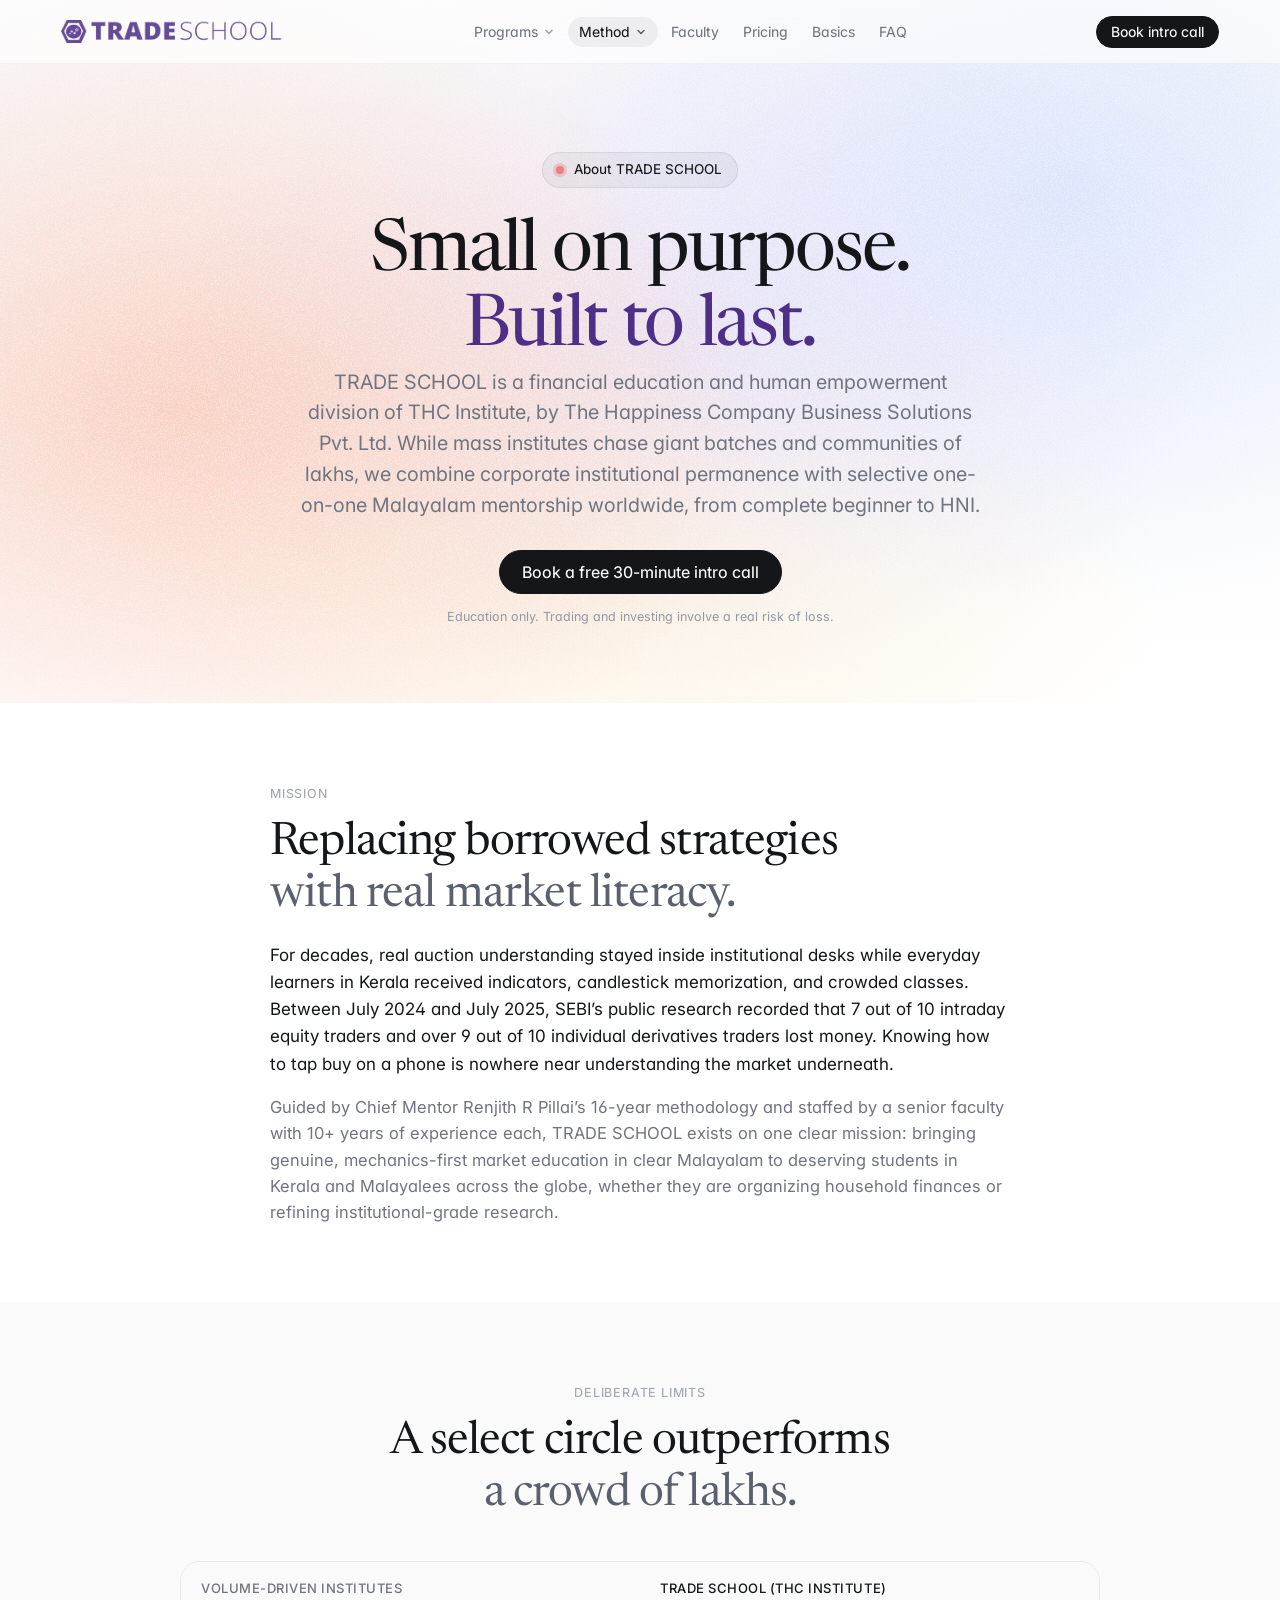
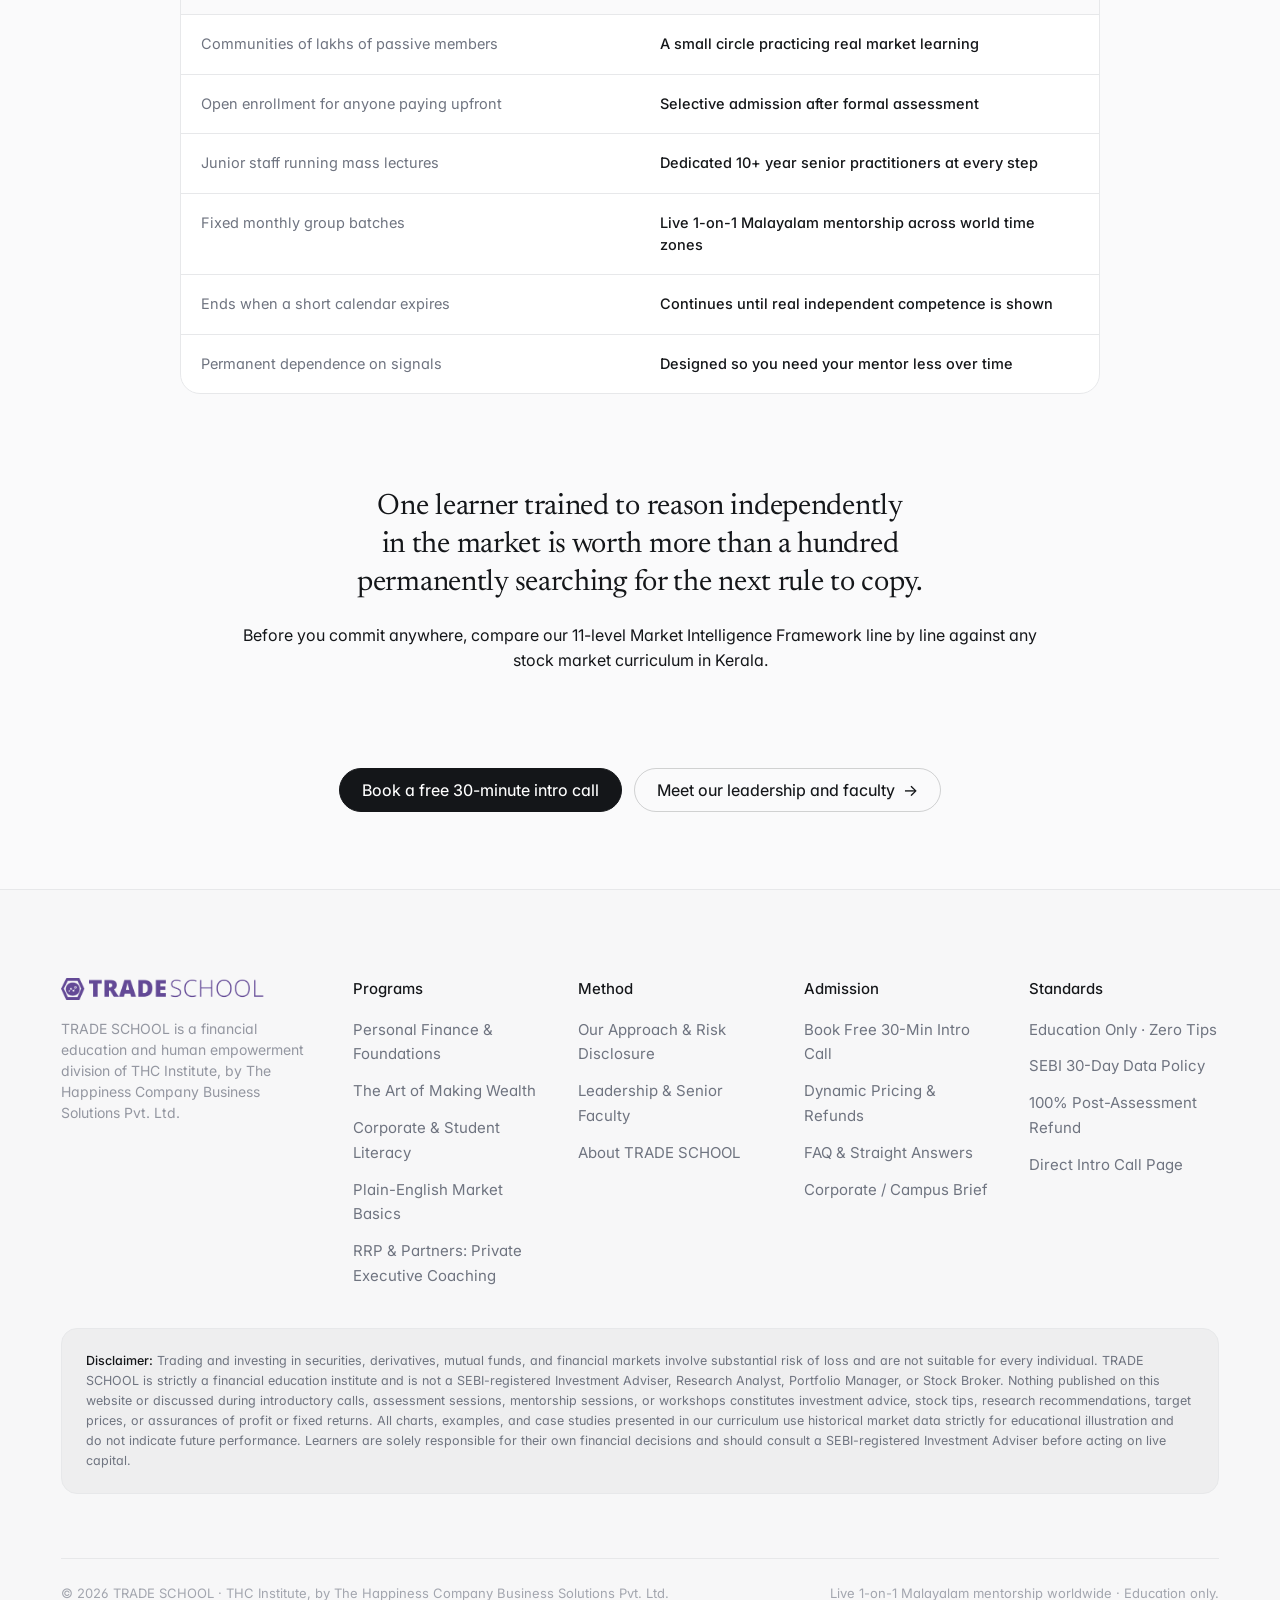
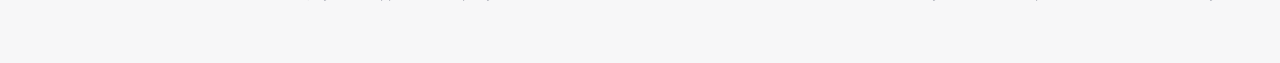
<file: about.html>
<!DOCTYPE html>
<html lang="en">

<head>
  <meta charset="UTF-8">
  <meta name="viewport" content="width=device-width, initial-scale=1.0, viewport-fit=cover">
  <meta name="theme-color" content="#ffffff">
  <title>About TRADE SCHOOL | THC Institute | 1-on-1 Malayalam Market Education</title>
  <meta name="description"
    content="TRADE SCHOOL is a financial education and human empowerment division of THC Institute, by The Happiness Company Business Solutions Pvt. Ltd. Small on purpose.">
  <link rel="icon"
    href="data:image/svg+xml,%3Csvg xmlns='http://www.w3.org/2000/svg' viewBox='0 0 36 32'%3E%3Cpolygon points='9.6,2 26.4,2 34.2,16 26.4,30 9.6,30 1.8,16' fill='none' stroke='%234d2f87' stroke-width='3.1' stroke-linejoin='round'/%3E%3Ccircle cx='18' cy='16' r='9.4' fill='%234d2f87'/%3E%3Cpath d='M12.6 19.2L15.4 15.2L19 18.2L22.2 13.4' stroke='%23ffffff' stroke-width='1.35' stroke-linecap='round' stroke-linejoin='round' fill='none'/%3E%3Ccircle cx='12.6' cy='19.2' r='1.35' fill='%23ffffff'/%3E%3Ccircle cx='15.4' cy='15.2' r='1.85' fill='%23ffffff'/%3E%3Ccircle cx='19' cy='18.2' r='1.7' fill='%23ffffff'/%3E%3Ccircle cx='22.2' cy='13.4' r='2.55' fill='%23ffffff'/%3E%3Ccircle cx='22.2' cy='13.4' r='1.05' fill='%234d2f87'/%3E%3C/svg%3E">
  <link rel="preconnect" href="https://fonts.googleapis.com">
  <link rel="preconnect" href="https://fonts.gstatic.com" crossorigin>
  <link rel="stylesheet"
    href="https://fonts.googleapis.com/css2?family=Inter:wght@400..600&family=Newsreader:opsz,wght@6..72,400&display=swap">
  <link rel="stylesheet" href="css/styles.css">
  <!-- Schema: AboutPage, EducationalOrganization, LocalBusiness -->
  <script type="application/ld+json">
  {
    "@context": "https://schema.org",
    "@graph": [
      {
        "@type": "AboutPage",
        "name": "About TRADE SCHOOL"
      },
      {
        "@type": ["EducationalOrganization", "LocalBusiness"],
        "name": "TRADE SCHOOL",
        "parentOrganization": {
          "@type": "Organization",
          "name": "THC Institute, by The Happiness Company Business Solutions Pvt. Ltd."
        },
        "description": "Selective live 1-on-1 Malayalam financial market education worldwide, from complete beginner to HNI."
      }
    ]
  }
  </script>
</head>

<body>

  <!-- Global Navigation Bar -->
  <header class="site-header">
    <div class="nav-inner">
      <a href="index.html" class="brand-mark" aria-label="TRADE SCHOOL Home">
        <img src="assets/tradeschool-logo.png" alt="TRADE SCHOOL" class="brand-logo" width="223" height="24">
      </a>

      <nav class="desktop-nav" aria-label="Primary navigation">
        <div class="nav-dropdown">
          <button type="button" class="nav-drop-trigger" aria-expanded="false" aria-haspopup="true">
            <span>Programs</span>
            <svg class="nav-drop-caret" viewBox="0 0 12 12" fill="none" stroke="currentColor" stroke-width="1.5" stroke-linecap="round" stroke-linejoin="round" aria-hidden="true"><path d="M3 4.5L6 7.5L9 4.5" /></svg>
          </button>
          <div class="nav-drop-menu" role="menu">
            <a href="personal-finance.html" class="nav-drop-item" role="menuitem">
              <span class="nav-drop-item__title">Personal Finance &amp; Market Foundations</span>
              <span class="nav-drop-item__sub">Recommended starting point for beginners</span>
            </a>
            <a href="art-of-making-wealth.html" class="nav-drop-item" role="menuitem">
              <span class="nav-drop-item__title">The Art of Making Wealth</span>
              <span class="nav-drop-item__sub">Flagship 1-on-1 mentorship (11 levels, beginner to HNI)</span>
            </a>
            <a href="corporate-campus.html" class="nav-drop-item" role="menuitem">
              <span class="nav-drop-item__title">Corporate Wellness &amp; Student Literacy</span>
              <span class="nav-drop-item__sub">Conflict-free Malayalam workshops for companies &amp; campuses</span>
            </a>
          </div>
        </div>

        <div class="nav-dropdown">
          <button type="button" class="nav-drop-trigger active" aria-expanded="false" aria-haspopup="true">
            <span>Method</span>
            <svg class="nav-drop-caret" viewBox="0 0 12 12" fill="none" stroke="currentColor" stroke-width="1.5" stroke-linecap="round" stroke-linejoin="round" aria-hidden="true"><path d="M3 4.5L6 7.5L9 4.5" /></svg>
          </button>
          <div class="nav-drop-menu" role="menu">
            <a href="approach-risk.html" class="nav-drop-item" role="menuitem">
              <span class="nav-drop-item__title">Our Approach &amp; Risk Disclosure</span>
              <span class="nav-drop-item__sub">Education-only boundaries &amp; SEBI 30-day data lag</span>
            </a>
            <a href="about.html" class="nav-drop-item" role="menuitem">
              <span class="nav-drop-item__title">About TRADE SCHOOL</span>
              <span class="nav-drop-item__sub">THC Institute &middot; Small on purpose, built to last</span>
            </a>
          </div>
        </div>

        <a href="mentor.html">Faculty</a>
        <a href="pricing.html">Pricing</a>
        <a href="market-basics.html">Basics</a>
        <a href="faq.html">FAQ</a>
      </nav>

      <div class="nav-actions">
        <a href="intro-session.html" class="btn btn--primary btn--sm">Book intro call</a>
        <button id="mobile-menu-btn" class="mobile-menu-btn" aria-label="Open navigation menu" aria-expanded="false" aria-controls="mobile-drawer">
          <svg width="20" height="20" viewBox="0 0 20 20" fill="none" stroke="currentColor" stroke-width="1.6" stroke-linecap="round"><path d="M3 6H17M3 10H17M3 14H17" /></svg>
        </button>
      </div>
    </div>
  </header>

  <!-- Mobile Navigation Drawer -->
  <nav id="mobile-drawer" class="mobile-drawer" aria-label="Mobile navigation" aria-hidden="true">
    <div>
      <div class="mobile-drawer__top">
        <a href="index.html" class="brand-mark">
          <img src="assets/tradeschool-logo.png" alt="TRADE SCHOOL" class="brand-logo" width="223" height="24">
        </a>
        <button id="mobile-close-btn" class="mobile-menu-btn" style="display:inline-flex" aria-label="Close menu">
          <svg width="20" height="20" viewBox="0 0 20 20" fill="none" stroke="currentColor" stroke-width="1.6" stroke-linecap="round"><path d="M5 5L15 15M15 5L5 15" /></svg>
        </button>
      </div>
      <div class="mobile-drawer__links">
        <a href="art-of-making-wealth.html">Programs</a>
        <div class="mobile-drawer__sub">
          <a href="personal-finance.html">Personal Finance &amp; Market Foundations</a>
          <a href="art-of-making-wealth.html">The Art of Making Wealth (11-Level Flagship)</a>
          <a href="corporate-campus.html">Corporate Wellness &amp; Student Literacy</a>
        </div>
        <a href="about.html" class="active">Method</a>
        <div class="mobile-drawer__sub">
          <a href="approach-risk.html">Our Approach &amp; Risk Disclosure</a>
          <a href="about.html">About TRADE SCHOOL</a>
        </div>
        <a href="mentor.html">Faculty</a>
        <a href="pricing.html">Pricing</a>
        <a href="market-basics.html">Basics</a>
        <a href="faq.html">FAQ</a>
      </div>
    </div>
    <div class="mobile-drawer__footer">
      <a href="intro-session.html" class="btn btn--primary">Book intro call</a>
      <span class="t-caption">TRADE SCHOOL &middot; THC Institute</span>
    </div>
  </nav>

  <main>
    <!-- ================================================================
         1. HERO -- About TRADE SCHOOL
         ================================================================ -->
    <section class="hero-steep" style="padding-bottom:76px;">
      <div class="hero-steep__bg" aria-hidden="true"></div>
      <div class="grain-overlay" aria-hidden="true"></div>

      <div class="wrap" style="position:relative;z-index:2;">
        <div class="hero-steep__center" style="max-width:780px;padding-top:24px;">
          <span class="announcement-pill" style="cursor:default;">
            <span class="announcement-pill__dot" aria-hidden="true"></span>
            <span class="eb-full">About TRADE SCHOOL</span>
            <span class="eb-short">About TRADE SCHOOL</span>
          </span>

          <h1 class="t-hero-sharp" data-word-reveal>
            Small on purpose. <span class="t-muted-tone">Built to last.</span>
          </h1>

          <p class="t-hero-support mt-24" style="max-width:680px;">
            TRADE SCHOOL is a financial education and human empowerment division of THC Institute, by The Happiness Company Business Solutions Pvt. Ltd. While mass institutes chase giant batches and communities of lakhs, we combine corporate institutional permanence with selective one-on-one Malayalam mentorship worldwide, from complete beginner to HNI.
          </p>

          <div class="btn-row">
            <a href="intro-session.html" class="btn btn--primary">Book a free 30-minute intro call</a>
          </div>
          <p class="risk-note">Education only. Trading and investing involve a real risk of loss.</p>
        </div>
      </div>
    </section>

    <!-- ================================================================
         2. WHY WE EXIST
         ================================================================ -->
    <section class="section section--tight section--paper">
      <div class="wrap">
        <div class="prose-narrow reveal">
          <span class="t-eyebrow">Mission</span>
          <h2 class="t-chapter--mid mt-12">Replacing borrowed strategies <span class="t-muted-tone">with real market literacy.</span></h2>
          <p class="t-body mt-20" style="font-size:17px;color:var(--color-ink);">
            For decades, real auction understanding stayed inside institutional desks while everyday learners in Kerala received indicators, candlestick memorization, and crowded classes. Between July 2024 and July 2025, SEBI&rsquo;s public research recorded that 7 out of 10 intraday equity traders and over 9 out of 10 individual derivatives traders lost money. Knowing how to tap buy on a phone is nowhere near understanding the market underneath.
          </p>
          <p class="t-body mt-16" style="font-size:16.5px;">
            Guided by Chief Mentor Renjith R Pillai&rsquo;s 16-year methodology and staffed by a senior faculty with 10+ years of experience each, TRADE SCHOOL exists on one clear mission: bringing genuine, mechanics-first market education in clear Malayalam to deserving students in Kerala and Malayalees across the globe, whether they are organizing household finances or refining institutional-grade research.
          </p>
        </div>
      </div>
    </section>

    <!-- ================================================================
         3. QUALITY OVER VOLUME
         ================================================================ -->
    <section class="section section--tight section--fog">
      <div class="wrap">
        <div class="centered-lead centered-lead--wide reveal">
          <span class="t-eyebrow">Deliberate limits</span>
          <h2 class="t-chapter--mid mt-12">A select circle outperforms <span class="t-muted-tone">a crowd of lakhs.</span></h2>
        </div>

        <div class="table-scroll reveal" style="max-width:920px;margin-left:auto;margin-right:auto;">
          <table class="editorial-table">
            <thead>
              <tr>
                <th style="width:50%;">Volume-driven institutes</th>
                <th style="width:50%;color:var(--color-ink);">TRADE SCHOOL (THC Institute)</th>
              </tr>
            </thead>
            <tbody>
              <tr>
                <td style="font-weight:400;color:var(--color-slate);">Communities of lakhs of passive members</td>
                <td style="color:var(--color-ink);font-weight:500;">A small circle practicing real market learning</td>
              </tr>
              <tr>
                <td style="font-weight:400;color:var(--color-slate);">Open enrollment for anyone paying upfront</td>
                <td style="color:var(--color-ink);font-weight:500;">Selective admission after formal assessment</td>
              </tr>
              <tr>
                <td style="font-weight:400;color:var(--color-slate);">Junior staff running mass lectures</td>
                <td style="color:var(--color-ink);font-weight:500;">Dedicated 10+ year senior practitioners at every step</td>
              </tr>
              <tr>
                <td style="font-weight:400;color:var(--color-slate);">Fixed monthly group batches</td>
                <td style="color:var(--color-ink);font-weight:500;">Live 1-on-1 Malayalam mentorship across world time zones</td>
              </tr>
              <tr>
                <td style="font-weight:400;color:var(--color-slate);">Ends when a short calendar expires</td>
                <td style="color:var(--color-ink);font-weight:500;">Continues until real independent competence is shown</td>
              </tr>
              <tr>
                <td style="font-weight:400;color:var(--color-slate);">Permanent dependence on signals</td>
                <td style="color:var(--color-ink);font-weight:500;">Designed so you need your mentor less over time</td>
              </tr>
            </tbody>
          </table>
        </div>

        <div class="editorial-quote-card mt-40 reveal" style="max-width:920px;margin-left:auto;margin-right:auto;text-align:center;">
          <p class="t-quote">
            One learner trained to reason independently in the market is worth more than a hundred permanently searching for the next rule to copy.
          </p>
          <p class="t-body mt-20" style="color:var(--color-ink);">
            Before you commit anywhere, compare our 11-level Market Intelligence Framework line by line against any stock market curriculum in Kerala.
          </p>
        </div>

        <div class="centered-lead mt-40 reveal">
          <div class="btn-row">
            <a href="intro-session.html" class="btn btn--primary">Book a free 30-minute intro call</a>
            <a href="mentor.html" class="btn btn--ghost">Meet our leadership and faculty <span class="arrow" aria-hidden="true">&rarr;</span></a>
          </div>
        </div>
      </div>
    </section>
  </main>

  <!-- Global Footer -->
  <footer class="site-footer">
    <div class="wrap">
      <div class="footer-grid">
        <div class="footer-brand-col">
          <a href="index.html" class="brand-mark" aria-label="TRADE SCHOOL Home">
            <img src="assets/tradeschool-logo.png" alt="TRADE SCHOOL" class="brand-logo" width="223" height="24">
          </a>
          <p class="t-caption mt-12">TRADE SCHOOL is a financial education and human empowerment division of THC Institute, by The Happiness Company Business Solutions Pvt. Ltd.</p>
        </div>
        <div>
          <h3 class="footer-col__title">Programs</h3>
          <ul class="footer-col__list">
            <li><a href="personal-finance.html">Personal Finance &amp; Foundations</a></li>
            <li><a href="art-of-making-wealth.html">The Art of Making Wealth</a></li>
            <li><a href="corporate-campus.html">Corporate &amp; Student Literacy</a></li>
            <li><a href="market-basics.html">Plain-English Market Basics</a></li>
            <li><a href="premium-hni.html">RRP &amp; Partners: Private Executive Coaching</a></li>
          </ul>
        </div>
        <div>
          <h3 class="footer-col__title">Method</h3>
          <ul class="footer-col__list">
            <li><a href="approach-risk.html">Our Approach &amp; Risk Disclosure</a></li>
            <li><a href="mentor.html">Leadership &amp; Senior Faculty</a></li>
            <li><a href="about.html">About TRADE SCHOOL</a></li>
          </ul>
        </div>
        <div>
          <h3 class="footer-col__title">Admission</h3>
          <ul class="footer-col__list">
            <li><a href="intro-session.html">Book Free 30-Min Intro Call</a></li>
            <li><a href="pricing.html">Dynamic Pricing &amp; Refunds</a></li>
            <li><a href="faq.html">FAQ &amp; Straight Answers</a></li>
            <li><a href="corporate-campus.html#workshop-brief">Corporate / Campus Brief</a></li>
          </ul>
        </div>
        <div>
          <h3 class="footer-col__title">Standards</h3>
          <ul class="footer-col__list">
            <li><a href="approach-risk.html#disclosure">Education Only &middot; Zero Tips</a></li>
            <li><a href="approach-risk.html#standards">SEBI 30-Day Data Policy</a></li>
            <li><a href="pricing.html#refund-policy">100% Post-Assessment Refund</a></li>
            <li><a href="start.html">Direct Intro Call Page</a></li>
          </ul>
        </div>
      </div>

      <div class="footer-disclaimer" role="note" aria-label="Disclaimer">
        <strong>Disclaimer:</strong> Trading and investing in securities, derivatives, mutual funds, and financial markets involve substantial risk of loss and are not suitable for every individual. TRADE SCHOOL is strictly a financial education institute and is not a SEBI-registered Investment Adviser, Research Analyst, Portfolio Manager, or Stock Broker. Nothing published on this website or discussed during introductory calls, assessment sessions, mentorship sessions, or workshops constitutes investment advice, stock tips, research recommendations, target prices, or assurances of profit or fixed returns. All charts, examples, and case studies presented in our curriculum use historical market data strictly for educational illustration and do not indicate future performance. Learners are solely responsible for their own financial decisions and should consult a SEBI-registered Investment Adviser before acting on live capital.
      </div>

      <div class="footer-meta">
        <span>&copy; 2026 TRADE SCHOOL &middot; THC Institute, by The Happiness Company Business Solutions Pvt. Ltd.</span>
        <span>Live 1-on-1 Malayalam mentorship worldwide &middot; Education only.</span>
      </div>
    </div>
  </footer>

  <script src="js/scripts.js"></script>
</body>

</html>
</file>
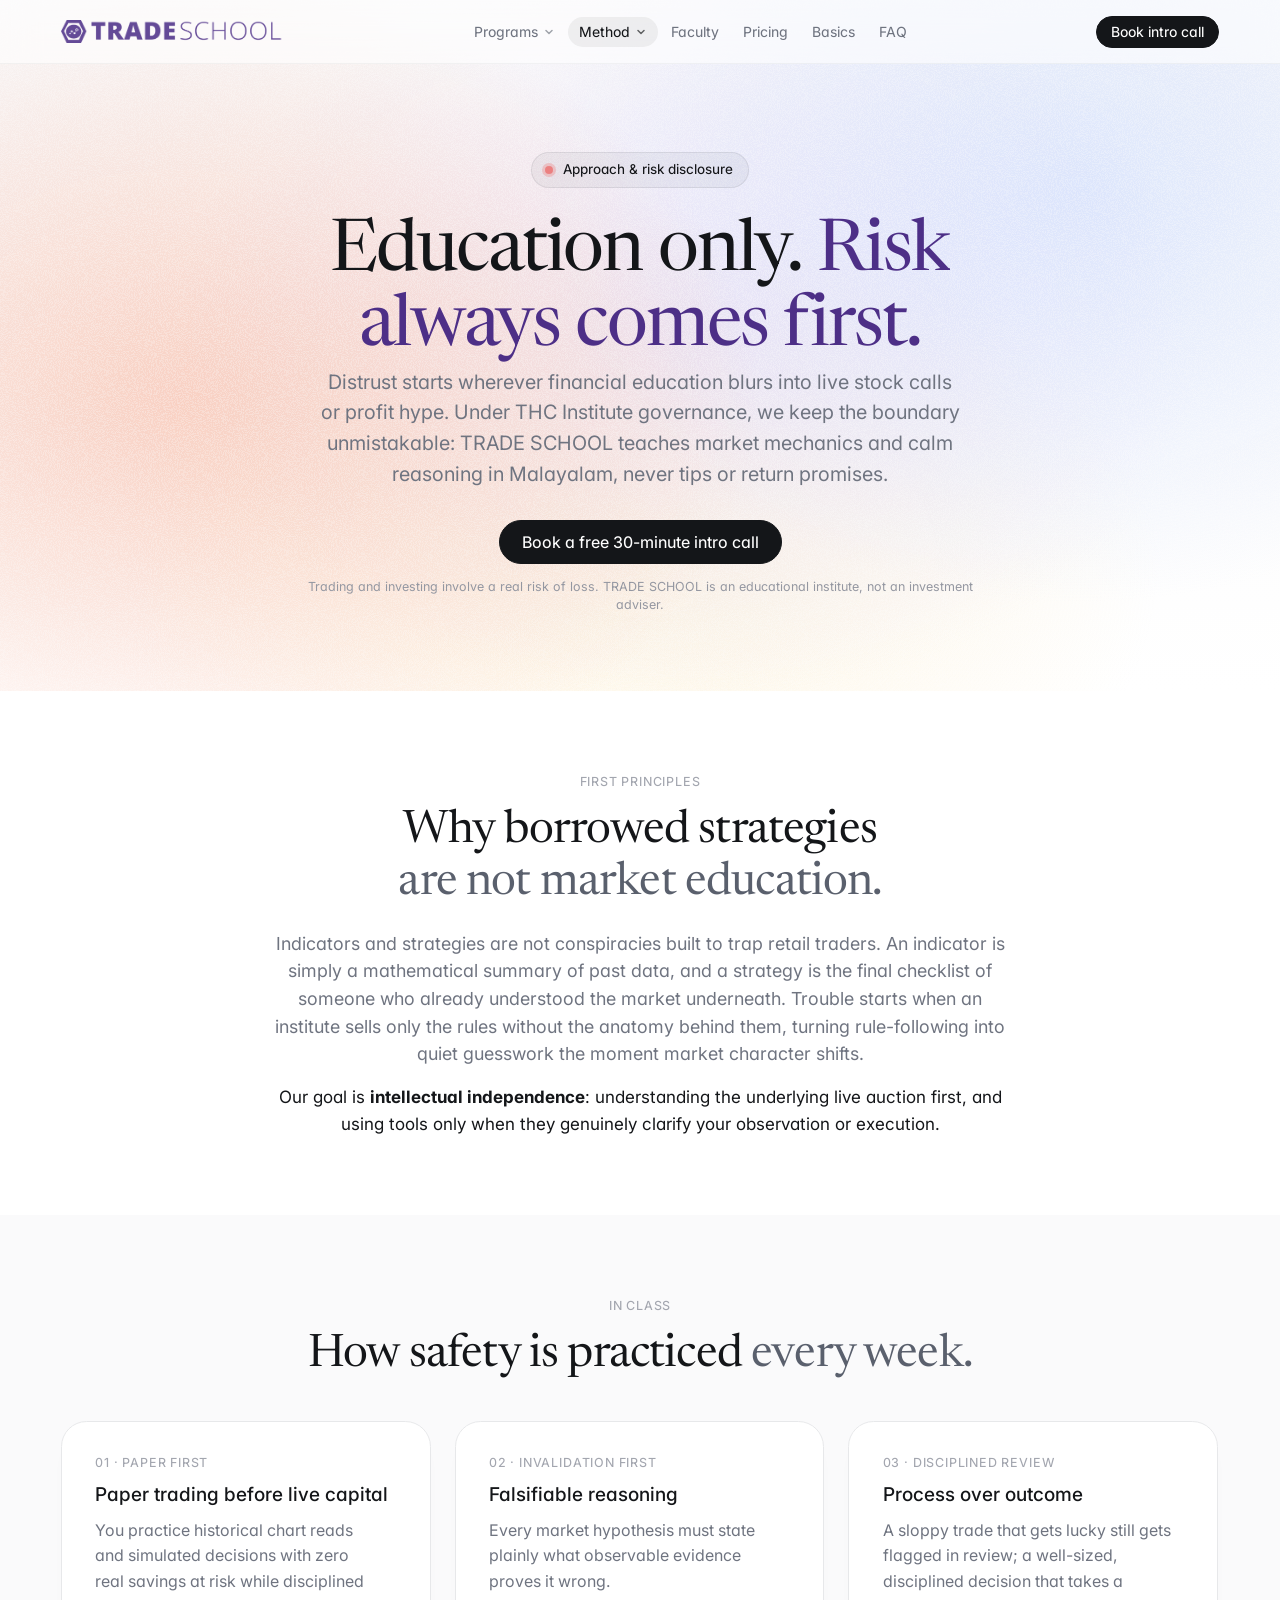
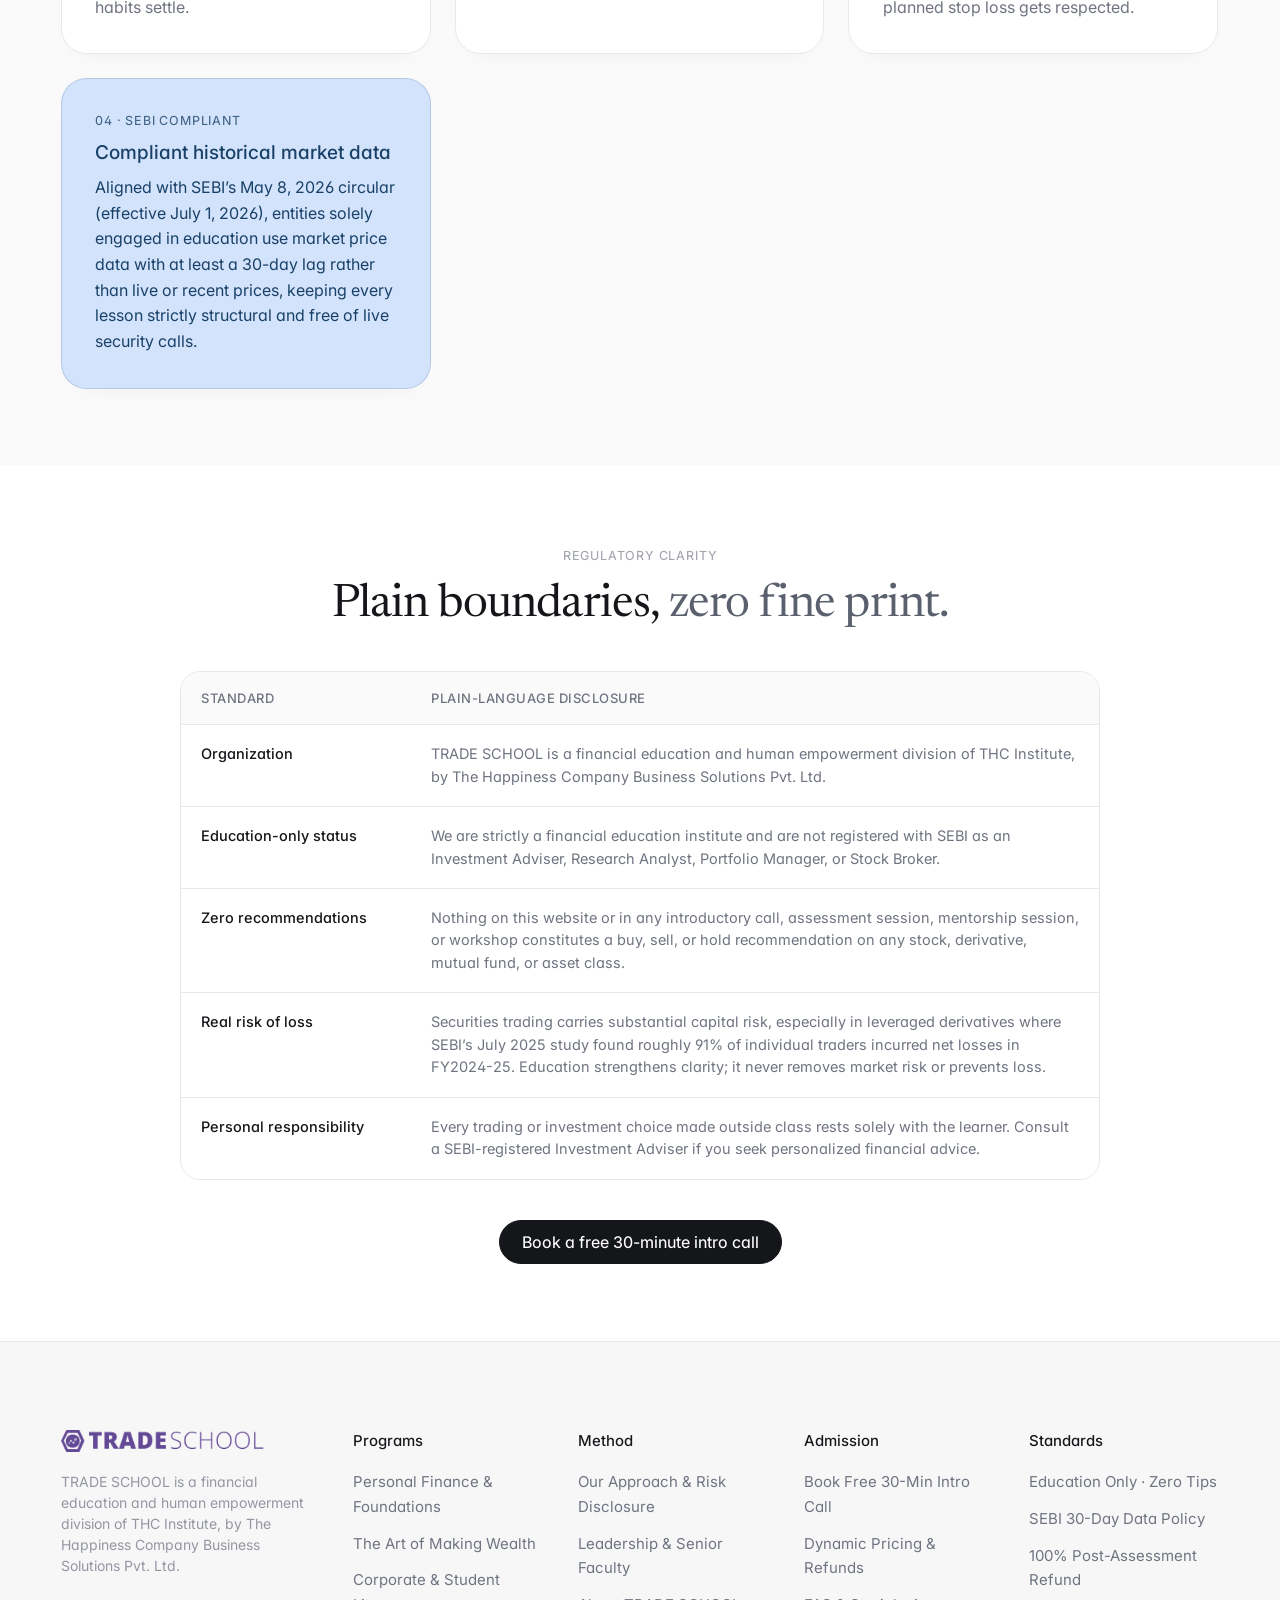
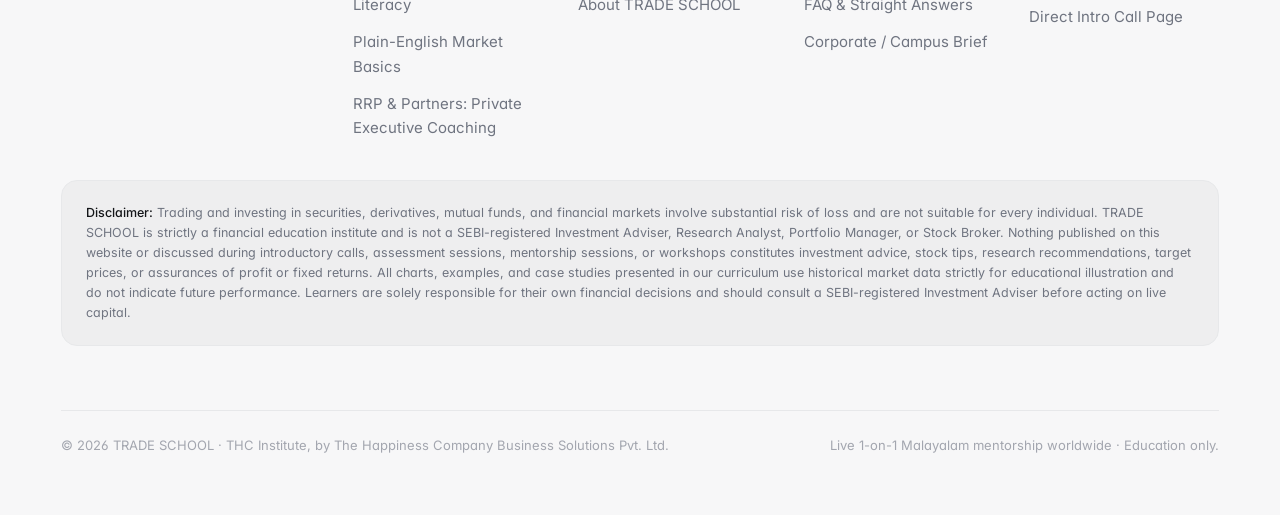
<file: approach-risk.html>
<!DOCTYPE html>
<html lang="en">

<head>
  <meta charset="UTF-8">
  <meta name="viewport" content="width=device-width, initial-scale=1.0, viewport-fit=cover">
  <meta name="theme-color" content="#ffffff">
  <title>Our Approach &amp; Risk Disclosure | Education Only | TRADE SCHOOL</title>
  <meta name="description"
    content="Read TRADE SCHOOL's education-only policy, classroom risk habits, SEBI 30-day historical data compliance, and plain-language market risk disclosure.">
  <link rel="icon"
    href="data:image/svg+xml,%3Csvg xmlns='http://www.w3.org/2000/svg' viewBox='0 0 36 32'%3E%3Cpolygon points='9.6,2 26.4,2 34.2,16 26.4,30 9.6,30 1.8,16' fill='none' stroke='%234d2f87' stroke-width='3.1' stroke-linejoin='round'/%3E%3Ccircle cx='18' cy='16' r='9.4' fill='%234d2f87'/%3E%3Cpath d='M12.6 19.2L15.4 15.2L19 18.2L22.2 13.4' stroke='%23ffffff' stroke-width='1.35' stroke-linecap='round' stroke-linejoin='round' fill='none'/%3E%3Ccircle cx='12.6' cy='19.2' r='1.35' fill='%23ffffff'/%3E%3Ccircle cx='15.4' cy='15.2' r='1.85' fill='%23ffffff'/%3E%3Ccircle cx='19' cy='18.2' r='1.7' fill='%23ffffff'/%3E%3Ccircle cx='22.2' cy='13.4' r='2.55' fill='%23ffffff'/%3E%3Ccircle cx='22.2' cy='13.4' r='1.05' fill='%234d2f87'/%3E%3C/svg%3E">
  <link rel="preconnect" href="https://fonts.googleapis.com">
  <link rel="preconnect" href="https://fonts.gstatic.com" crossorigin>
  <link rel="stylesheet"
    href="https://fonts.googleapis.com/css2?family=Inter:wght@400..600&family=Newsreader:opsz,wght@6..72,400&display=swap">
  <link rel="stylesheet" href="css/styles.css">
  <!-- Schema: WebPage -->
  <script type="application/ld+json">
  {
    "@context": "https://schema.org",
    "@type": "WebPage",
    "name": "Our Approach & Risk Disclosure | TRADE SCHOOL",
    "description": "Education-only policy, four classroom risk standards, SEBI May 8, 2026 30-day historical data lag compliance, and full risk disclosure."
  }
  </script>
</head>

<body>

  <!-- Global Navigation Bar -->
  <header class="site-header">
    <div class="nav-inner">
      <a href="index.html" class="brand-mark" aria-label="TRADE SCHOOL Home">
        <img src="assets/tradeschool-logo.png" alt="TRADE SCHOOL" class="brand-logo" width="223" height="24">
      </a>

      <nav class="desktop-nav" aria-label="Primary navigation">
        <div class="nav-dropdown">
          <button type="button" class="nav-drop-trigger" aria-expanded="false" aria-haspopup="true">
            <span>Programs</span>
            <svg class="nav-drop-caret" viewBox="0 0 12 12" fill="none" stroke="currentColor" stroke-width="1.5" stroke-linecap="round" stroke-linejoin="round" aria-hidden="true"><path d="M3 4.5L6 7.5L9 4.5" /></svg>
          </button>
          <div class="nav-drop-menu" role="menu">
            <a href="personal-finance.html" class="nav-drop-item" role="menuitem">
              <span class="nav-drop-item__title">Personal Finance &amp; Market Foundations</span>
              <span class="nav-drop-item__sub">Recommended starting point for beginners</span>
            </a>
            <a href="art-of-making-wealth.html" class="nav-drop-item" role="menuitem">
              <span class="nav-drop-item__title">The Art of Making Wealth</span>
              <span class="nav-drop-item__sub">Flagship 1-on-1 mentorship (11 levels, beginner to HNI)</span>
            </a>
            <a href="corporate-campus.html" class="nav-drop-item" role="menuitem">
              <span class="nav-drop-item__title">Corporate Wellness &amp; Student Literacy</span>
              <span class="nav-drop-item__sub">Conflict-free Malayalam workshops for companies &amp; campuses</span>
            </a>
          </div>
        </div>

        <div class="nav-dropdown">
          <button type="button" class="nav-drop-trigger active" aria-expanded="false" aria-haspopup="true">
            <span>Method</span>
            <svg class="nav-drop-caret" viewBox="0 0 12 12" fill="none" stroke="currentColor" stroke-width="1.5" stroke-linecap="round" stroke-linejoin="round" aria-hidden="true"><path d="M3 4.5L6 7.5L9 4.5" /></svg>
          </button>
          <div class="nav-drop-menu" role="menu">
            <a href="approach-risk.html" class="nav-drop-item" role="menuitem">
              <span class="nav-drop-item__title">Our Approach &amp; Risk Disclosure</span>
              <span class="nav-drop-item__sub">Education-only boundaries &amp; SEBI 30-day data lag</span>
            </a>
            <a href="about.html" class="nav-drop-item" role="menuitem">
              <span class="nav-drop-item__title">About TRADE SCHOOL</span>
              <span class="nav-drop-item__sub">THC Institute &middot; Small on purpose, built to last</span>
            </a>
          </div>
        </div>

        <a href="mentor.html">Faculty</a>
        <a href="pricing.html">Pricing</a>
        <a href="market-basics.html">Basics</a>
        <a href="faq.html">FAQ</a>
      </nav>

      <div class="nav-actions">
        <a href="intro-session.html" class="btn btn--primary btn--sm">Book intro call</a>
        <button id="mobile-menu-btn" class="mobile-menu-btn" aria-label="Open navigation menu" aria-expanded="false" aria-controls="mobile-drawer">
          <svg width="20" height="20" viewBox="0 0 20 20" fill="none" stroke="currentColor" stroke-width="1.6" stroke-linecap="round"><path d="M3 6H17M3 10H17M3 14H17" /></svg>
        </button>
      </div>
    </div>
  </header>

  <!-- Mobile Navigation Drawer -->
  <nav id="mobile-drawer" class="mobile-drawer" aria-label="Mobile navigation" aria-hidden="true">
    <div>
      <div class="mobile-drawer__top">
        <a href="index.html" class="brand-mark">
          <img src="assets/tradeschool-logo.png" alt="TRADE SCHOOL" class="brand-logo" width="223" height="24">
        </a>
        <button id="mobile-close-btn" class="mobile-menu-btn" style="display:inline-flex" aria-label="Close menu">
          <svg width="20" height="20" viewBox="0 0 20 20" fill="none" stroke="currentColor" stroke-width="1.6" stroke-linecap="round"><path d="M5 5L15 15M15 5L5 15" /></svg>
        </button>
      </div>
      <div class="mobile-drawer__links">
        <a href="art-of-making-wealth.html">Programs</a>
        <div class="mobile-drawer__sub">
          <a href="personal-finance.html">Personal Finance &amp; Market Foundations</a>
          <a href="art-of-making-wealth.html">The Art of Making Wealth (11-Level Flagship)</a>
          <a href="corporate-campus.html">Corporate Wellness &amp; Student Literacy</a>
        </div>
        <a href="approach-risk.html" class="active">Method</a>
        <div class="mobile-drawer__sub">
          <a href="approach-risk.html">Our Approach &amp; Risk Disclosure</a>
          <a href="about.html">About TRADE SCHOOL</a>
        </div>
        <a href="mentor.html">Faculty</a>
        <a href="pricing.html">Pricing</a>
        <a href="market-basics.html">Basics</a>
        <a href="faq.html">FAQ</a>
      </div>
    </div>
    <div class="mobile-drawer__footer">
      <a href="intro-session.html" class="btn btn--primary">Book intro call</a>
      <span class="t-caption">Education only &middot; Risk always comes first</span>
    </div>
  </nav>

  <main>
    <!-- ================================================================
         1. HERO -- Approach & Risk Disclosure
         ================================================================ -->
    <section class="hero-steep" style="padding-bottom:76px;">
      <div class="hero-steep__bg" aria-hidden="true"></div>
      <div class="grain-overlay" aria-hidden="true"></div>

      <div class="wrap" style="position:relative;z-index:2;">
        <div class="hero-steep__center" style="max-width:780px;padding-top:24px;">
          <span class="announcement-pill" style="cursor:default;">
            <span class="announcement-pill__dot" aria-hidden="true"></span>
            <span>Approach &amp; risk disclosure</span>
          </span>

          <h1 class="t-hero-sharp" data-word-reveal>
            Education only. <span class="t-muted-tone">Risk always comes first.</span>
          </h1>

          <p class="t-hero-support mt-24" style="max-width:640px;">
            Distrust starts wherever financial education blurs into live stock calls or profit hype. Under THC Institute governance, we keep the boundary unmistakable: TRADE SCHOOL teaches market mechanics and calm reasoning in Malayalam, never tips or return promises.
          </p>

          <div class="btn-row">
            <a href="intro-session.html" class="btn btn--primary">Book a free 30-minute intro call</a>
          </div>
          <p class="risk-note">Trading and investing involve a real risk of loss. TRADE SCHOOL is an educational institute, not an investment adviser.</p>
        </div>
      </div>
    </section>

    <!-- ================================================================
         2. MARKET FIRST, TOOLS SECOND
         ================================================================ -->
    <section class="section section--tight section--paper">
      <div class="wrap">
        <div class="prose-narrow reveal" style="text-align:center;">
          <span class="t-eyebrow">First principles</span>
          <h2 class="t-chapter--mid mt-12">Why borrowed strategies <span class="t-muted-tone">are not market education.</span></h2>
          <p class="t-lead mt-20">
            Indicators and strategies are not conspiracies built to trap retail traders. An indicator is simply a mathematical summary of past data, and a strategy is the final checklist of someone who already understood the market underneath. Trouble starts when an institute sells only the rules without the anatomy behind them, turning rule-following into quiet guesswork the moment market character shifts.
          </p>
          <p class="t-body mt-16" style="color:var(--color-ink);font-size:17px;">
            Our goal is <strong>intellectual independence</strong>: understanding the underlying live auction first, and using tools only when they genuinely clarify your observation or execution.
          </p>
        </div>
      </div>
    </section>

    <!-- ================================================================
         3. FOUR CLASSROOM RISK STANDARDS
         ================================================================ -->
    <section class="section section--tight section--fog" id="standards">
      <div class="wrap">
        <div class="centered-lead centered-lead--wide reveal">
          <span class="t-eyebrow">In class</span>
          <h2 class="t-chapter--mid mt-12">How safety is practiced <span class="t-muted-tone">every week.</span></h2>
        </div>

        <div class="policy-grid reveal">
          <article class="policy-card">
            <span class="t-eyebrow">01 &middot; Paper First</span>
            <h3 class="t-feature-title">Paper trading before live capital</h3>
            <p class="t-body">
              You practice historical chart reads and simulated decisions with zero real savings at risk while disciplined habits settle.
            </p>
          </article>

          <article class="policy-card">
            <span class="t-eyebrow">02 &middot; Invalidation First</span>
            <h3 class="t-feature-title">Falsifiable reasoning</h3>
            <p class="t-body">
              Every market hypothesis must state plainly what observable evidence proves it wrong.
            </p>
          </article>

          <article class="policy-card">
            <span class="t-eyebrow">03 &middot; Disciplined Review</span>
            <h3 class="t-feature-title">Process over outcome</h3>
            <p class="t-body">
              A sloppy trade that gets lucky still gets flagged in review; a well-sized, disciplined decision that takes a planned stop loss gets respected.
            </p>
          </article>

          <article class="policy-card" style="background:var(--color-sky);border-color:rgba(25,65,104,0.16);color:var(--color-navy);">
            <span class="t-eyebrow" style="color:var(--color-navy);opacity:0.78;">04 &middot; SEBI Compliant</span>
            <h3 class="t-feature-title" style="color:var(--color-navy);">Compliant historical market data</h3>
            <p class="t-body" style="color:var(--color-navy);">
              Aligned with SEBI&rsquo;s May 8, 2026 circular (effective July 1, 2026), entities solely engaged in education use market price data with at least a 30-day lag rather than live or recent prices, keeping every lesson strictly structural and free of live security calls.
            </p>
          </article>
        </div>
      </div>
    </section>

    <!-- ================================================================
         4. LEGAL ENTITY AND FULL DISCLOSURE
         ================================================================ -->
    <section class="section section--tight section--paper" id="disclosure">
      <div class="wrap">
        <div class="centered-lead centered-lead--wide reveal">
          <span class="t-eyebrow">Regulatory clarity</span>
          <h2 class="t-chapter--mid mt-12">Plain boundaries, <span class="t-muted-tone">zero fine print.</span></h2>
        </div>

        <div class="table-scroll reveal" style="max-width:920px;margin-left:auto;margin-right:auto;">
          <table class="editorial-table">
            <thead>
              <tr>
                <th style="width:230px;">Standard</th>
                <th>Plain-Language Disclosure</th>
              </tr>
            </thead>
            <tbody>
              <tr>
                <td>Organization</td>
                <td>TRADE SCHOOL is a financial education and human empowerment division of THC Institute, by The Happiness Company Business Solutions Pvt. Ltd.</td>
              </tr>
              <tr>
                <td>Education-only status</td>
                <td>We are strictly a financial education institute and are not registered with SEBI as an Investment Adviser, Research Analyst, Portfolio Manager, or Stock Broker.</td>
              </tr>
              <tr>
                <td>Zero recommendations</td>
                <td>Nothing on this website or in any introductory call, assessment session, mentorship session, or workshop constitutes a buy, sell, or hold recommendation on any stock, derivative, mutual fund, or asset class.</td>
              </tr>
              <tr>
                <td>Real risk of loss</td>
                <td>Securities trading carries substantial capital risk, especially in leveraged derivatives where SEBI&rsquo;s July 2025 study found roughly 91% of individual traders incurred net losses in FY2024-25. Education strengthens clarity; it never removes market risk or prevents loss.</td>
              </tr>
              <tr>
                <td>Personal responsibility</td>
                <td>Every trading or investment choice made outside class rests solely with the learner. Consult a SEBI-registered Investment Adviser if you seek personalized financial advice.</td>
              </tr>
            </tbody>
          </table>
        </div>

        <div class="centered-lead mt-40 reveal">
          <a href="intro-session.html" class="btn btn--primary">Book a free 30-minute intro call</a>
        </div>
      </div>
    </section>
  </main>

  <!-- Global Footer -->
  <footer class="site-footer">
    <div class="wrap">
      <div class="footer-grid">
        <div class="footer-brand-col">
          <a href="index.html" class="brand-mark" aria-label="TRADE SCHOOL Home">
            <img src="assets/tradeschool-logo.png" alt="TRADE SCHOOL" class="brand-logo" width="223" height="24">
          </a>
          <p class="t-caption mt-12">TRADE SCHOOL is a financial education and human empowerment division of THC Institute, by The Happiness Company Business Solutions Pvt. Ltd.</p>
        </div>
        <div>
          <h3 class="footer-col__title">Programs</h3>
          <ul class="footer-col__list">
            <li><a href="personal-finance.html">Personal Finance &amp; Foundations</a></li>
            <li><a href="art-of-making-wealth.html">The Art of Making Wealth</a></li>
            <li><a href="corporate-campus.html">Corporate &amp; Student Literacy</a></li>
            <li><a href="market-basics.html">Plain-English Market Basics</a></li>
            <li><a href="premium-hni.html">RRP &amp; Partners: Private Executive Coaching</a></li>
          </ul>
        </div>
        <div>
          <h3 class="footer-col__title">Method</h3>
          <ul class="footer-col__list">
            <li><a href="approach-risk.html">Our Approach &amp; Risk Disclosure</a></li>
            <li><a href="mentor.html">Leadership &amp; Senior Faculty</a></li>
            <li><a href="about.html">About TRADE SCHOOL</a></li>
          </ul>
        </div>
        <div>
          <h3 class="footer-col__title">Admission</h3>
          <ul class="footer-col__list">
            <li><a href="intro-session.html">Book Free 30-Min Intro Call</a></li>
            <li><a href="pricing.html">Dynamic Pricing &amp; Refunds</a></li>
            <li><a href="faq.html">FAQ &amp; Straight Answers</a></li>
            <li><a href="corporate-campus.html#workshop-brief">Corporate / Campus Brief</a></li>
          </ul>
        </div>
        <div>
          <h3 class="footer-col__title">Standards</h3>
          <ul class="footer-col__list">
            <li><a href="approach-risk.html#disclosure">Education Only &middot; Zero Tips</a></li>
            <li><a href="approach-risk.html#standards">SEBI 30-Day Data Policy</a></li>
            <li><a href="pricing.html#refund-policy">100% Post-Assessment Refund</a></li>
            <li><a href="start.html">Direct Intro Call Page</a></li>
          </ul>
        </div>
      </div>

      <div class="footer-disclaimer" role="note" aria-label="Disclaimer">
        <strong>Disclaimer:</strong> Trading and investing in securities, derivatives, mutual funds, and financial markets involve substantial risk of loss and are not suitable for every individual. TRADE SCHOOL is strictly a financial education institute and is not a SEBI-registered Investment Adviser, Research Analyst, Portfolio Manager, or Stock Broker. Nothing published on this website or discussed during introductory calls, assessment sessions, mentorship sessions, or workshops constitutes investment advice, stock tips, research recommendations, target prices, or assurances of profit or fixed returns. All charts, examples, and case studies presented in our curriculum use historical market data strictly for educational illustration and do not indicate future performance. Learners are solely responsible for their own financial decisions and should consult a SEBI-registered Investment Adviser before acting on live capital.
      </div>

      <div class="footer-meta">
        <span>&copy; 2026 TRADE SCHOOL &middot; THC Institute, by The Happiness Company Business Solutions Pvt. Ltd.</span>
        <span>Live 1-on-1 Malayalam mentorship worldwide &middot; Education only.</span>
      </div>
    </div>
  </footer>

  <script src="js/scripts.js"></script>
</body>

</html>
</file>
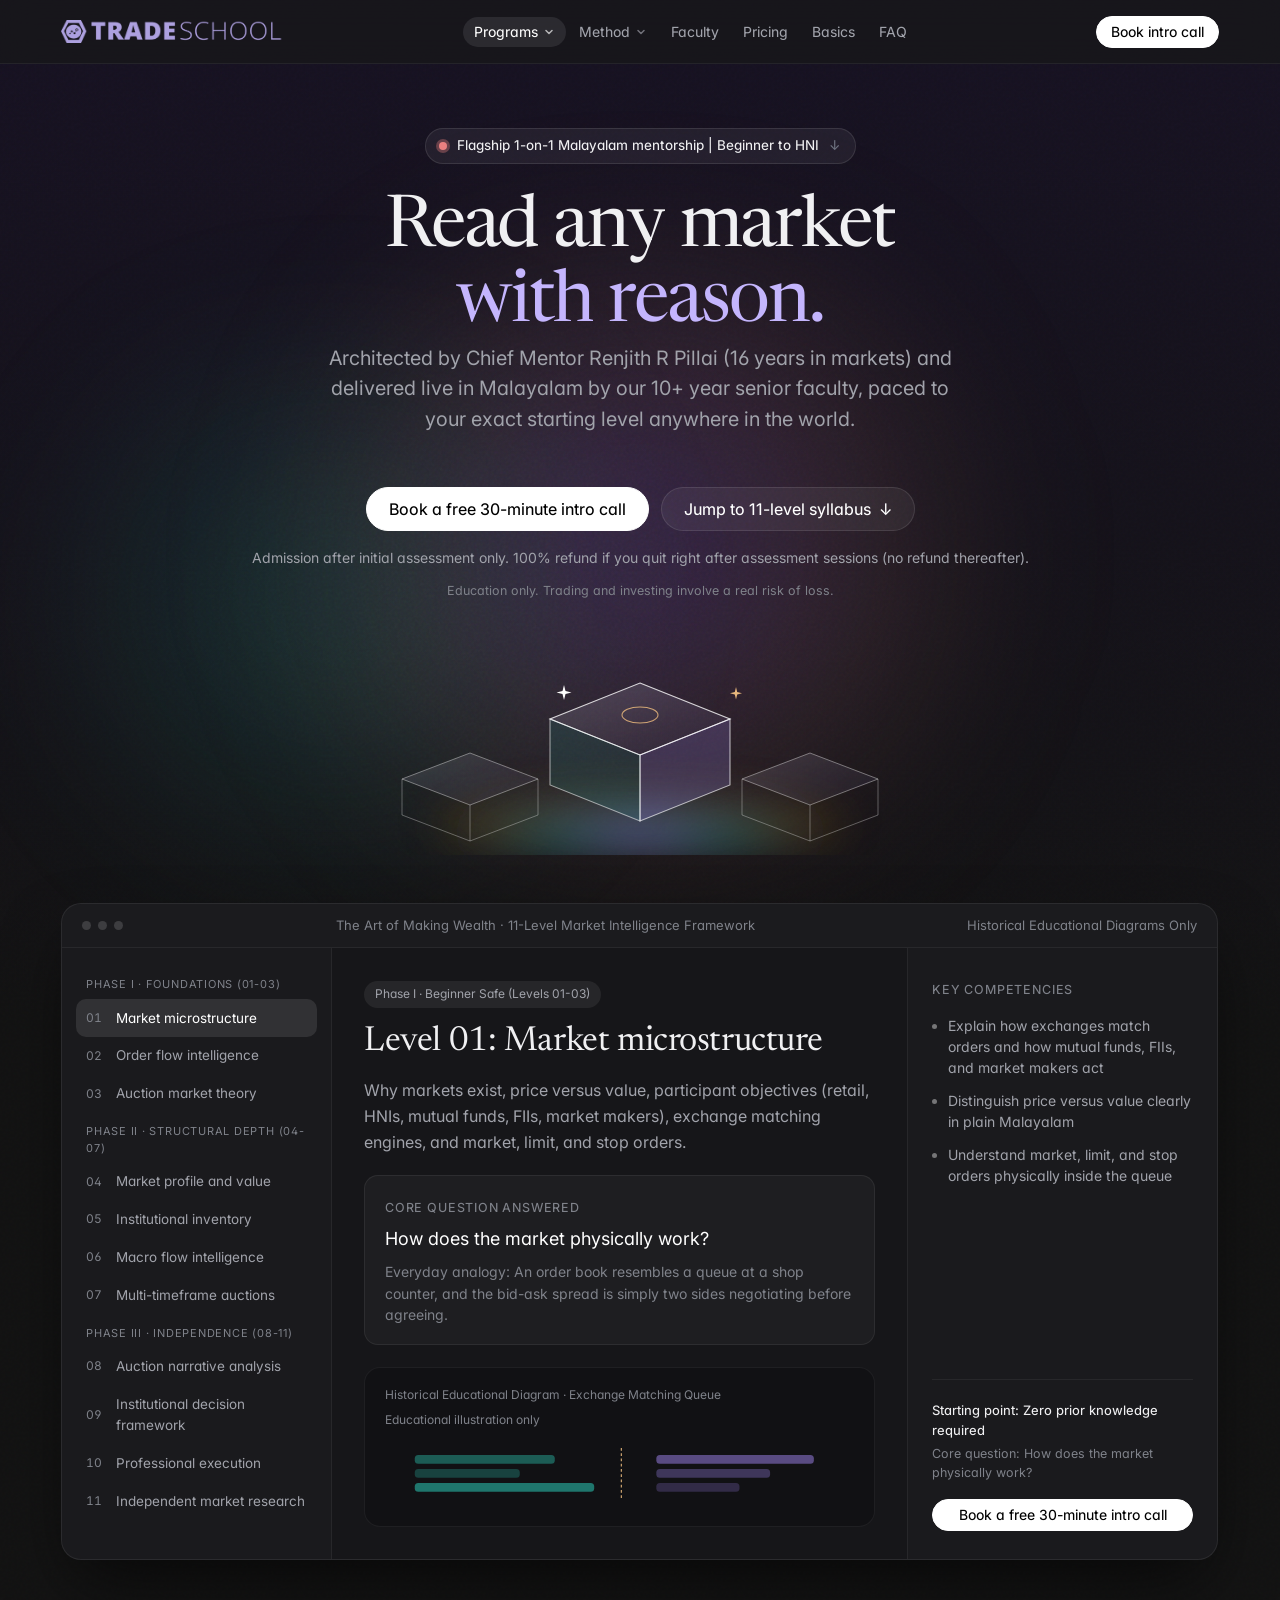
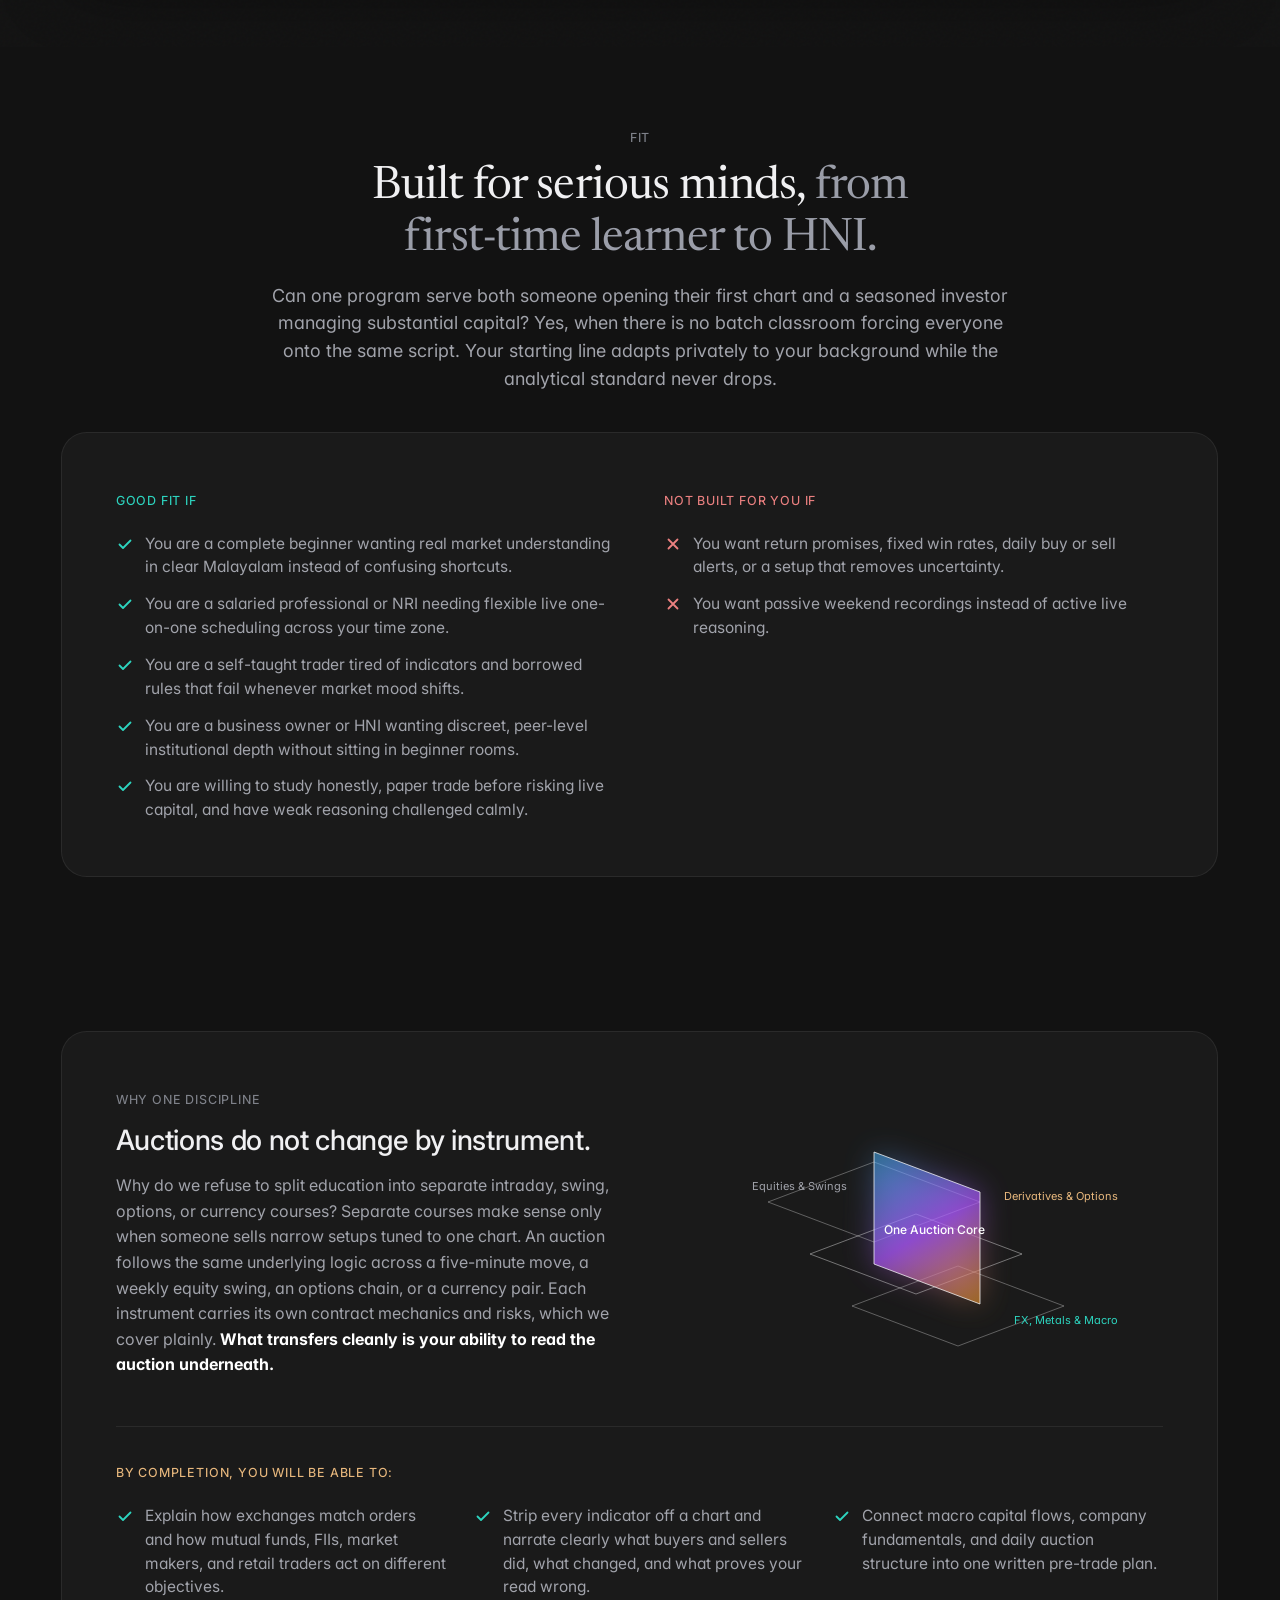
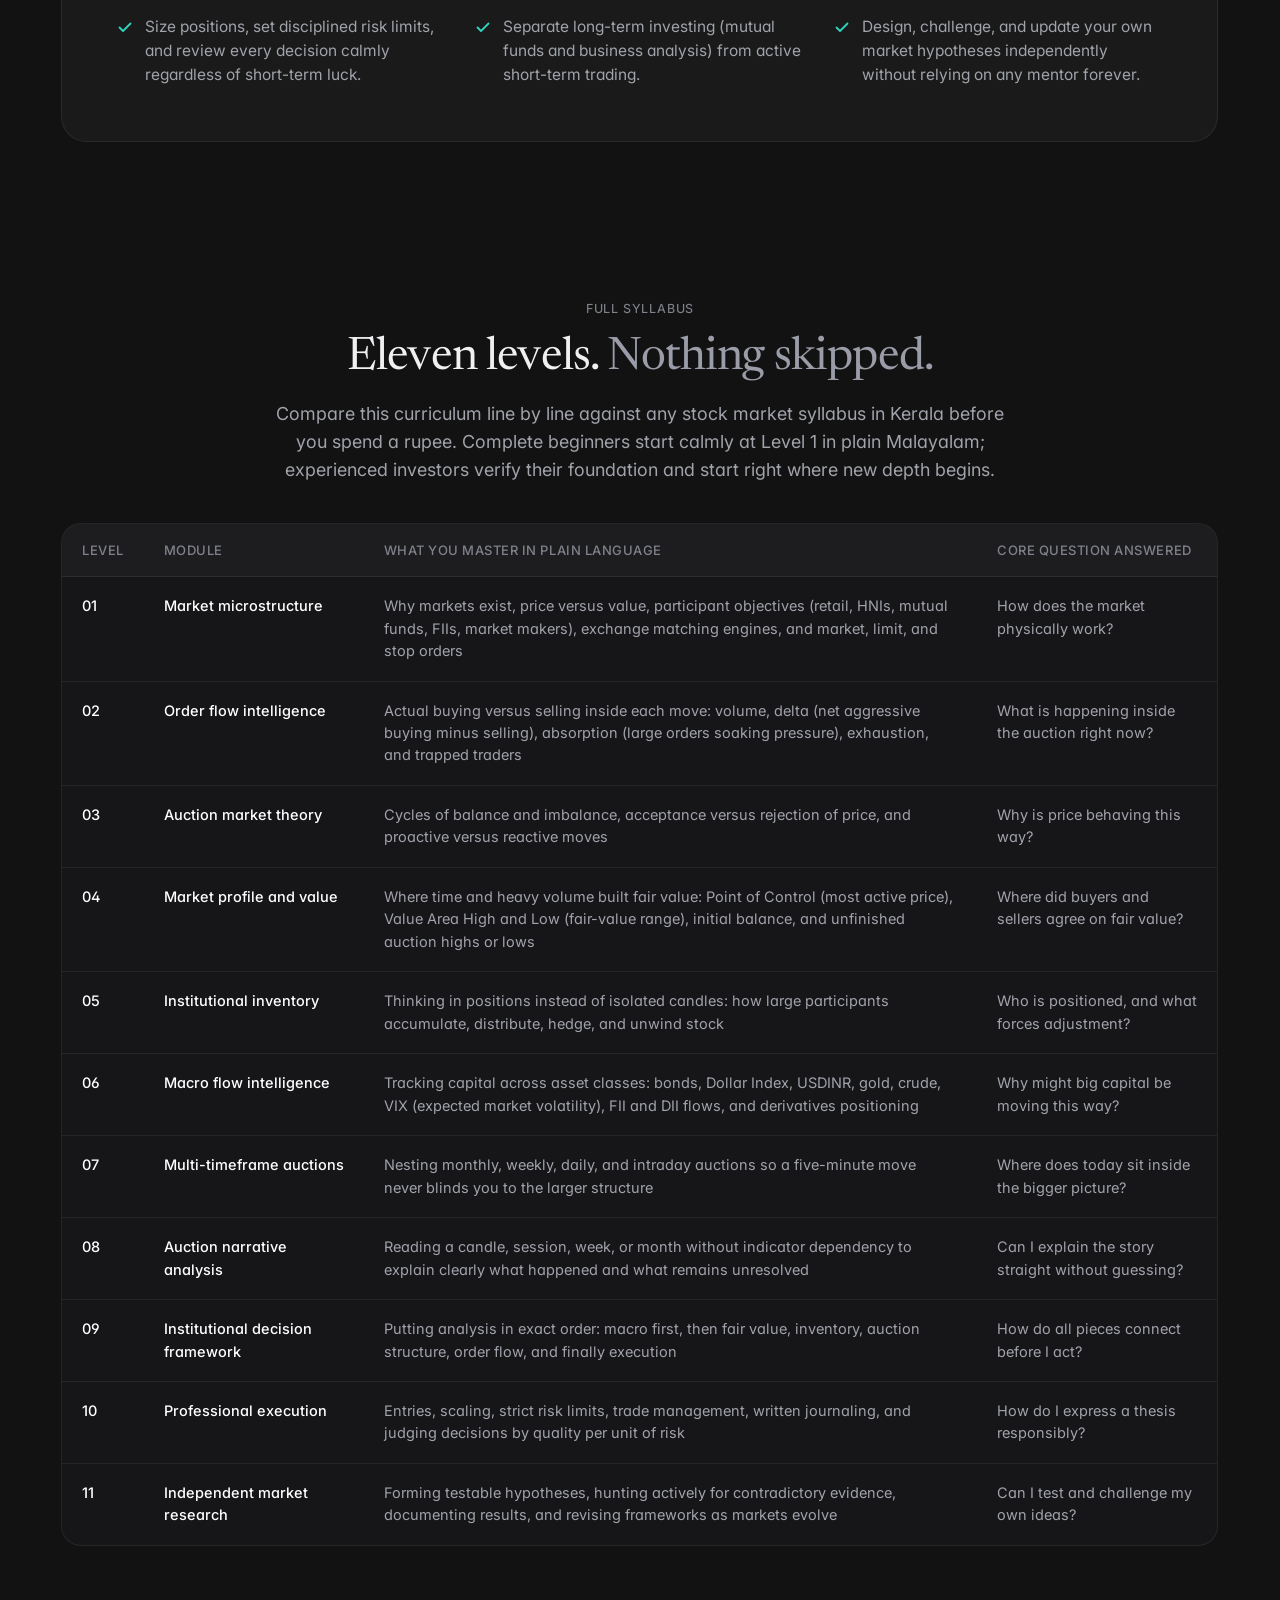
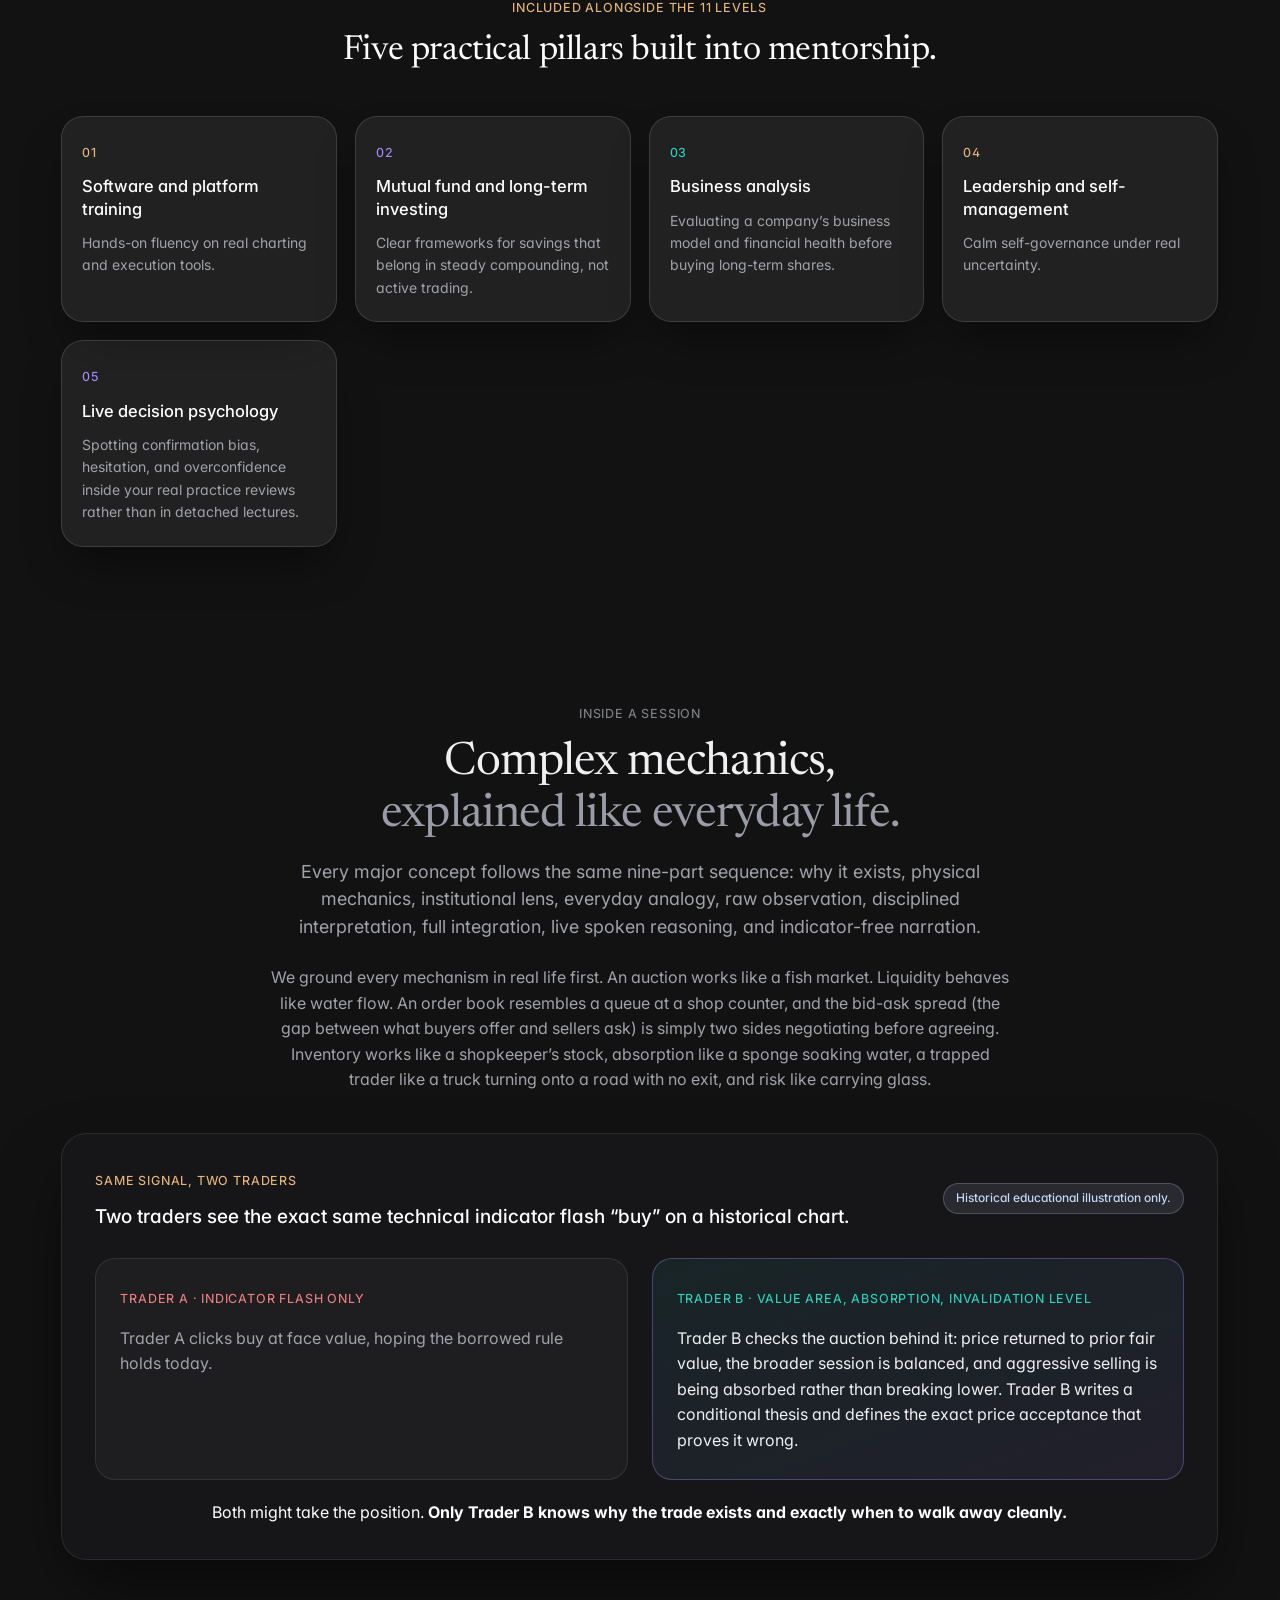
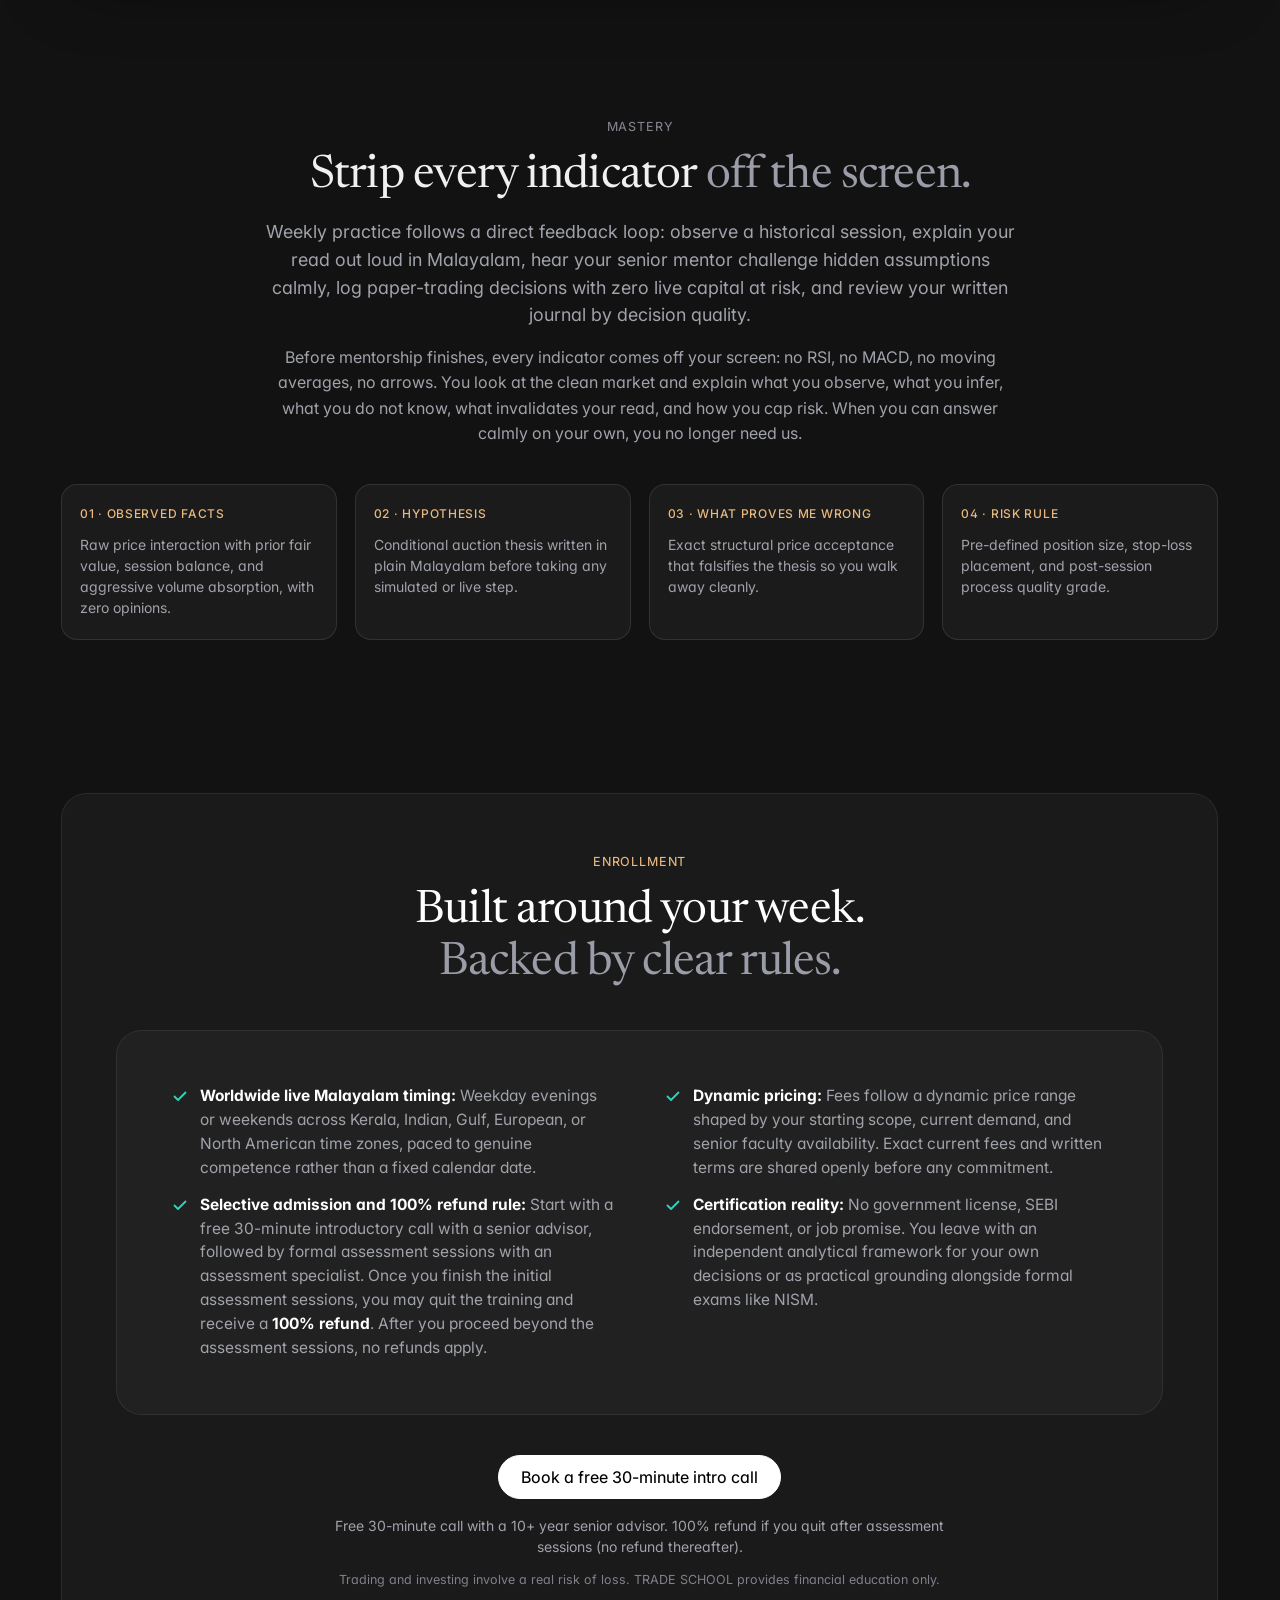
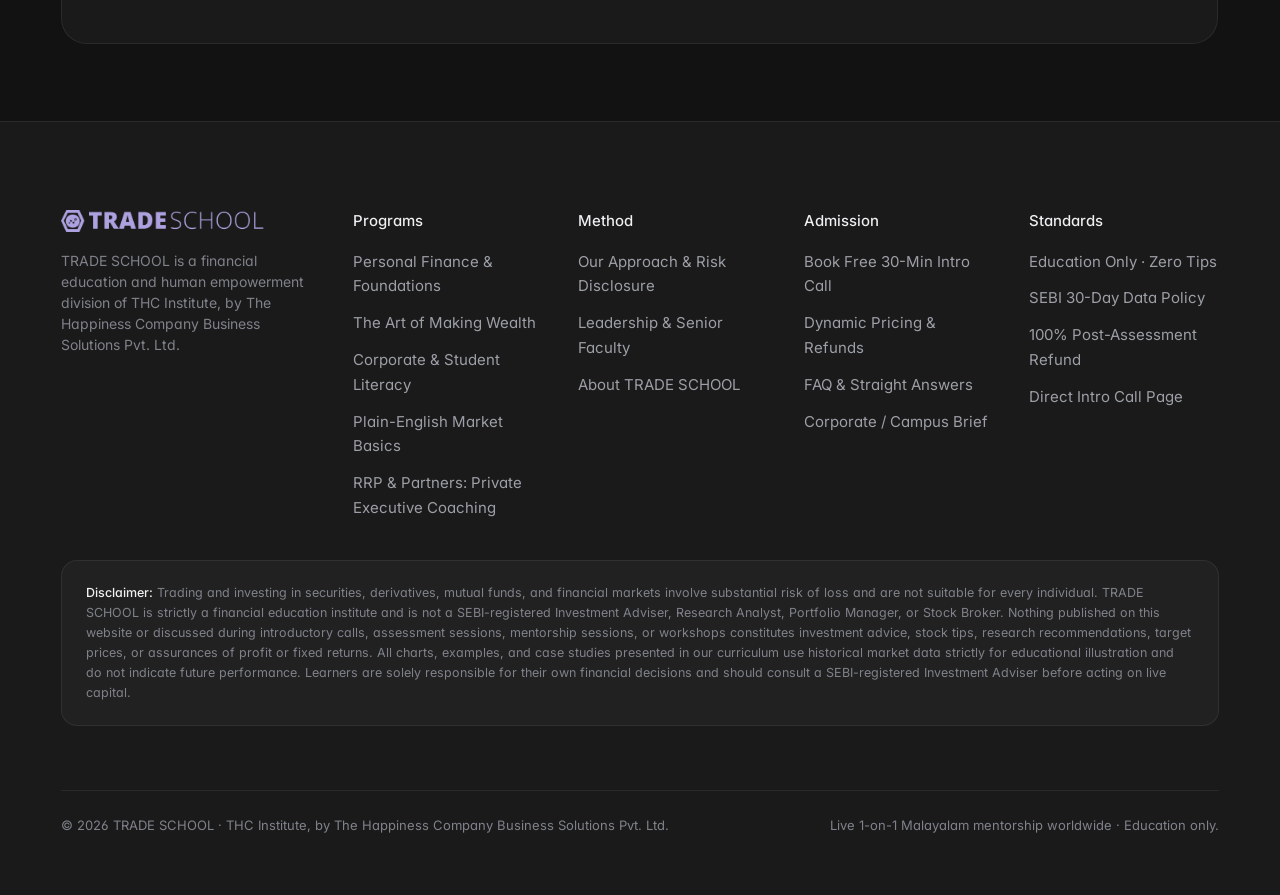
<file: art-of-making-wealth.html>
<!DOCTYPE html>
<html lang="en">

<head>
  <meta charset="UTF-8">
  <meta name="viewport" content="width=device-width, initial-scale=1.0, viewport-fit=cover">
  <meta name="theme-color" content="#121212">
  <title>The Art of Making Wealth | 1-on-1 Malayalam Market Mentorship</title>
  <meta name="description"
    content="Master market mechanics, auction behavior, order flow, risk rules, and business analysis in live 1-on-1 Malayalam sessions worldwide with THC Institute's senior faculty.">
  <link rel="icon"
    href="data:image/svg+xml,%3Csvg xmlns='http://www.w3.org/2000/svg' viewBox='0 0 36 32'%3E%3Cpolygon points='9.6,2 26.4,2 34.2,16 26.4,30 9.6,30 1.8,16' fill='none' stroke='%234d2f87' stroke-width='3.1' stroke-linejoin='round'/%3E%3Ccircle cx='18' cy='16' r='9.4' fill='%234d2f87'/%3E%3Cpath d='M12.6 19.2L15.4 15.2L19 18.2L22.2 13.4' stroke='%23ffffff' stroke-width='1.35' stroke-linecap='round' stroke-linejoin='round' fill='none'/%3E%3Ccircle cx='12.6' cy='19.2' r='1.35' fill='%23ffffff'/%3E%3Ccircle cx='15.4' cy='15.2' r='1.85' fill='%23ffffff'/%3E%3Ccircle cx='19' cy='18.2' r='1.7' fill='%23ffffff'/%3E%3Ccircle cx='22.2' cy='13.4' r='2.55' fill='%23ffffff'/%3E%3Ccircle cx='22.2' cy='13.4' r='1.05' fill='%234d2f87'/%3E%3C/svg%3E">
  <link rel="preconnect" href="https://fonts.googleapis.com">
  <link rel="preconnect" href="https://fonts.gstatic.com" crossorigin>
  <link rel="stylesheet"
    href="https://fonts.googleapis.com/css2?family=Inter:wght@400..600&family=Newsreader:opsz,wght@6..72,400&display=swap">
  <link rel="stylesheet" href="css/styles.css">
  <!-- Schema: Course, EducationalOrganization -->
  <script type="application/ld+json">
  {
    "@context": "https://schema.org",
    "@graph": [
      {
        "@type": "EducationalOrganization",
        "name": "TRADE SCHOOL",
        "parentOrganization": {
          "@type": "Organization",
          "name": "THC Institute, by The Happiness Company Business Solutions Pvt. Ltd."
        }
      },
      {
        "@type": "Course",
        "name": "The Art of Making Wealth",
        "description": "Flagship live 1-on-1 Malayalam mentorship across the 11-level Market Intelligence Framework architected by Chief Mentor Renjith R Pillai and delivered by THC Institute's 10+ year senior faculty. Beginner to HNI worldwide.",
        "provider": {
          "@type": "EducationalOrganization",
          "name": "TRADE SCHOOL"
        },
        "inLanguage": "ml",
        "educationalLevel": "Complete beginner to HNI"
      }
    ]
  }
  </script>
</head>

<body class="theme-dark">

  <!-- Global Navigation Bar (Dark Flagship Theme) -->
  <header class="site-header">
    <div class="nav-inner">
      <a href="index.html" class="brand-mark" aria-label="TRADE SCHOOL Home">
        <img src="assets/tradeschool-logo-light.png" alt="TRADE SCHOOL" class="brand-logo" width="223" height="24">
      </a>

      <nav class="desktop-nav" aria-label="Primary navigation">
        <div class="nav-dropdown">
          <button type="button" class="nav-drop-trigger active" aria-expanded="false" aria-haspopup="true">
            <span>Programs</span>
            <svg class="nav-drop-caret" viewBox="0 0 12 12" fill="none" stroke="currentColor" stroke-width="1.5"
              stroke-linecap="round" stroke-linejoin="round" aria-hidden="true">
              <path d="M3 4.5L6 7.5L9 4.5" />
            </svg>
          </button>
          <div class="nav-drop-menu" role="menu">
            <a href="personal-finance.html" class="nav-drop-item" role="menuitem">
              <span class="nav-drop-item__title">Personal Finance &amp; Market Foundations</span>
              <span class="nav-drop-item__sub">Recommended starting point for beginners</span>
            </a>
            <a href="art-of-making-wealth.html" class="nav-drop-item" role="menuitem">
              <span class="nav-drop-item__title">The Art of Making Wealth</span>
              <span class="nav-drop-item__sub">Flagship 1-on-1 mentorship (11 levels, beginner to HNI)</span>
            </a>
            <a href="corporate-campus.html" class="nav-drop-item" role="menuitem">
              <span class="nav-drop-item__title">Corporate Wellness &amp; Student Literacy</span>
              <span class="nav-drop-item__sub">Conflict-free Malayalam workshops for companies &amp; campuses</span>
            </a>
          </div>
        </div>

        <div class="nav-dropdown">
          <button type="button" class="nav-drop-trigger" aria-expanded="false" aria-haspopup="true">
            <span>Method</span>
            <svg class="nav-drop-caret" viewBox="0 0 12 12" fill="none" stroke="currentColor" stroke-width="1.5"
              stroke-linecap="round" stroke-linejoin="round" aria-hidden="true">
              <path d="M3 4.5L6 7.5L9 4.5" />
            </svg>
          </button>
          <div class="nav-drop-menu" role="menu">
            <a href="approach-risk.html" class="nav-drop-item" role="menuitem">
              <span class="nav-drop-item__title">Our Approach &amp; Risk Disclosure</span>
              <span class="nav-drop-item__sub">Education-only boundaries &amp; SEBI 30-day data lag</span>
            </a>
            <a href="about.html" class="nav-drop-item" role="menuitem">
              <span class="nav-drop-item__title">About TRADE SCHOOL</span>
              <span class="nav-drop-item__sub">THC Institute &middot; Small on purpose, built to last</span>
            </a>
          </div>
        </div>

        <a href="mentor.html">Faculty</a>
        <a href="pricing.html">Pricing</a>
        <a href="market-basics.html">Basics</a>
        <a href="faq.html">FAQ</a>
      </nav>

      <div class="nav-actions">
        <a href="intro-session.html" class="btn btn--primary btn--sm">Book intro call</a>
        <button id="mobile-menu-btn" class="mobile-menu-btn" aria-label="Open navigation menu" aria-expanded="false"
          aria-controls="mobile-drawer">
          <svg width="20" height="20" viewBox="0 0 20 20" fill="none" stroke="currentColor" stroke-width="1.6"
            stroke-linecap="round">
            <path d="M3 6H17M3 10H17M3 14H17" />
          </svg>
        </button>
      </div>
    </div>
  </header>

  <!-- Mobile Navigation Drawer -->
  <nav id="mobile-drawer" class="mobile-drawer" aria-label="Mobile navigation" aria-hidden="true">
    <div>
      <div class="mobile-drawer__top">
        <a href="index.html" class="brand-mark">
          <img src="assets/tradeschool-logo-light.png" alt="TRADE SCHOOL" class="brand-logo" width="223" height="24">
        </a>
        <button id="mobile-close-btn" class="mobile-menu-btn" style="display:inline-flex" aria-label="Close menu">
          <svg width="20" height="20" viewBox="0 0 20 20" fill="none" stroke="currentColor" stroke-width="1.6"
            stroke-linecap="round">
            <path d="M5 5L15 15M15 5L5 15" />
          </svg>
        </button>
      </div>
      <div class="mobile-drawer__links">
        <a href="art-of-making-wealth.html" class="active">Programs</a>
        <div class="mobile-drawer__sub">
          <a href="personal-finance.html">Personal Finance &amp; Market Foundations</a>
          <a href="art-of-making-wealth.html">The Art of Making Wealth (11-Level Flagship)</a>
          <a href="corporate-campus.html">Corporate Wellness &amp; Student Literacy</a>
        </div>
        <a href="approach-risk.html">Method</a>
        <div class="mobile-drawer__sub">
          <a href="approach-risk.html">Our Approach &amp; Risk Disclosure</a>
          <a href="about.html">About TRADE SCHOOL</a>
        </div>
        <a href="mentor.html">Faculty</a>
        <a href="pricing.html">Pricing</a>
        <a href="market-basics.html">Basics</a>
        <a href="faq.html">FAQ</a>
      </div>
    </div>
    <div class="mobile-drawer__footer">
      <a href="intro-session.html" class="btn btn--primary">Book intro call</a>
      <span class="t-caption">The Art of Making Wealth &middot; 11-Level Malayalam Flagship</span>
    </div>
  </nav>

  <main>
    <!-- ================================================================
         1. DARK HERO + INTERACTIVE 11-LEVEL SYLLABUS EXPLORER
         ================================================================ -->
    <section class="hero-dark">
      <div class="atmosphere-light" aria-hidden="true"></div>
      <div class="dark-grain" aria-hidden="true"></div>
      <div class="wrap hero-dark__inner">
        <div class="hero-dark__copy" style="max-width:780px;">
          <a href="#syllabus-table" class="announcement-pill">
            <span class="announcement-pill__dot" aria-hidden="true"></span>
            <span class="eb-full">Flagship 1-on-1 Malayalam mentorship | Beginner to HNI</span>
            <span class="eb-short">Flagship 1-on-1 | Beginner to HNI</span>
            <span class="announcement-pill__arrow" aria-hidden="true">&darr;</span>
          </a>

          <h1 class="t-hero-sharp" style="color:var(--color-dark-heading);" data-word-reveal>
            Read any market <span class="t-muted-tone">with reason.</span>
          </h1>
          <p class="t-hero-support mt-24" style="max-width:640px;">
            Architected by Chief Mentor Renjith R Pillai (16 years in markets) and delivered live in Malayalam by our 10+ year senior faculty, paced to your exact starting level anywhere in the world.
          </p>

          <div class="btn-row mt-24">
            <a href="intro-session.html" class="btn btn--primary">Book a free 30-minute intro call</a>
            <a href="#syllabus-table" class="btn btn--ghost">Jump to 11-level syllabus <span class="arrow" aria-hidden="true">&darr;</span></a>
          </div>
          <p class="t-caption mt-16" style="color:var(--color-dark-secondary);">Admission after initial assessment only. 100% refund if you quit right after assessment sessions (no refund thereafter).</p>
          <p class="risk-note">Education only. Trading and investing involve a real risk of loss.</p>
        </div>

        <!-- Steep Spectral Isometric Architecture Spire -->
        <div class="spectral-hero-sculpture reveal" aria-hidden="true">
          <svg viewBox="0 0 640 190" width="640" height="190" fill="none">
            <defs>
              <radialGradient id="flagshipGlow" cx="50%" cy="76%" r="55%">
                <stop offset="0%" stop-color="#a855f7" stop-opacity="0.58" />
                <stop offset="45%" stop-color="#2dd4bf" stop-opacity="0.28" />
                <stop offset="78%" stop-color="#f59e0b" stop-opacity="0.2" />
                <stop offset="100%" stop-color="#121212" stop-opacity="0" />
              </radialGradient>
              <linearGradient id="glassBlockFace2" x1="0" y1="0" x2="1" y2="1">
                <stop offset="0%" stop-color="#ffffff" stop-opacity="0.16" />
                <stop offset="100%" stop-color="#a78bfa" stop-opacity="0.06" />
              </linearGradient>
              <filter id="iridBlur2" x="-30%" y="-30%" width="160%" height="160%">
                <feGaussianBlur stdDeviation="20" />
              </filter>
            </defs>
            <ellipse cx="320" cy="148" rx="220" ry="42" fill="url(#flagshipGlow)" filter="url(#iridBlur2)" />
            <g opacity="0.82">
              <polygon points="150,88 218,114 150,140 82,114" fill="url(#glassBlockFace2)" stroke="#ffffff" stroke-opacity="0.48" stroke-width="1" />
              <path d="M82 114 V150 L150 176 L218 150 V114" stroke="#ffffff" stroke-opacity="0.38" stroke-width="1" />
              <line x1="150" y1="140" x2="150" y2="176" stroke="#ffffff" stroke-opacity="0.38" stroke-width="1" />
            </g>
            <g opacity="0.82">
              <polygon points="490,88 558,114 490,140 422,114" fill="url(#glassBlockFace2)" stroke="#ffffff" stroke-opacity="0.48" stroke-width="1" />
              <path d="M422 114 V150 L490 176 L558 150 V114" stroke="#ffffff" stroke-opacity="0.38" stroke-width="1" />
              <line x1="490" y1="140" x2="490" y2="176" stroke="#ffffff" stroke-opacity="0.38" stroke-width="1" />
            </g>
            <g class="svg-float-up" style="animation: blockLift 4.8s ease-in-out infinite;">
              <polygon points="320,18 410,54 320,90 230,54" fill="url(#glassBlockFace2)" stroke="#ffffff" stroke-opacity="0.8" stroke-width="1.15" />
              <polygon points="320,90 410,54 410,120 320,156" fill="#a78bfa" fill-opacity="0.2" stroke="#ffffff" stroke-opacity="0.65" stroke-width="1.1" />
              <polygon points="230,54 320,90 320,156 230,120" fill="#2dd4bf" fill-opacity="0.1" stroke="#ffffff" stroke-opacity="0.55" stroke-width="1.1" />
              <ellipse cx="320" cy="50" rx="18" ry="8" stroke="#e8b87d" stroke-opacity="0.85" stroke-width="1.1" />
            </g>
            <path class="door-star" d="M244 20 L245.5 26 L251.5 27.5 L245.5 29 L244 35 L242.5 29 L236.5 27.5 L242.5 26 Z" fill="#ffffff" />
            <path class="door-star door-star--3" d="M416 22 L417.2 27 L422 28.2 L417.2 29.4 L416 34.4 L414.8 29.4 L410 28.2 L414.8 27 Z" fill="#e8b87d" />
          </svg>
        </div>

        <!-- Interactive 11-Level Market Intelligence Explorer -->
        <div class="dark-workspace reveal" aria-label="Full 11-level Market Intelligence Framework progression diagram.">
          <div class="dark-workspace__chrome">
            <div class="chrome-dots" aria-hidden="true"><span></span><span></span><span></span></div>
            <div class="chrome-title">The Art of Making Wealth &middot; 11-Level Market Intelligence Framework</div>
            <div class="chrome-title">Historical Educational Diagrams Only</div>
          </div>

          <div class="dark-workspace__body">
            <div class="ws-sidebar" role="tablist" aria-label="Select a syllabus level">
              <div class="ws-sidebar__group">Phase I &middot; Foundations (01-03)</div>
              <button class="ws-level-btn is-active" role="tab" aria-selected="true" data-ws-level="1"><span class="ws-level-num">01</span>Market microstructure</button>
              <button class="ws-level-btn" role="tab" aria-selected="false" data-ws-level="2"><span class="ws-level-num">02</span>Order flow intelligence</button>
              <button class="ws-level-btn" role="tab" aria-selected="false" data-ws-level="3"><span class="ws-level-num">03</span>Auction market theory</button>

              <div class="ws-sidebar__group">Phase II &middot; Structural Depth (04-07)</div>
              <button class="ws-level-btn" role="tab" aria-selected="false" data-ws-level="4"><span class="ws-level-num">04</span>Market profile and value</button>
              <button class="ws-level-btn" role="tab" aria-selected="false" data-ws-level="5"><span class="ws-level-num">05</span>Institutional inventory</button>
              <button class="ws-level-btn" role="tab" aria-selected="false" data-ws-level="6"><span class="ws-level-num">06</span>Macro flow intelligence</button>
              <button class="ws-level-btn" role="tab" aria-selected="false" data-ws-level="7"><span class="ws-level-num">07</span>Multi-timeframe auctions</button>

              <div class="ws-sidebar__group">Phase III &middot; Independence (08-11)</div>
              <button class="ws-level-btn" role="tab" aria-selected="false" data-ws-level="8"><span class="ws-level-num">08</span>Auction narrative analysis</button>
              <button class="ws-level-btn" role="tab" aria-selected="false" data-ws-level="9"><span class="ws-level-num">09</span>Institutional decision framework</button>
              <button class="ws-level-btn" role="tab" aria-selected="false" data-ws-level="10"><span class="ws-level-num">10</span>Professional execution</button>
              <button class="ws-level-btn" role="tab" aria-selected="false" data-ws-level="11"><span class="ws-level-num">11</span>Independent market research</button>
            </div>

            <div class="ws-center">
              <div>
                <span id="ws-phase" class="ws-pill">Phase I &middot; Beginner Safe (Levels 01-03)</span>
                <h2 id="ws-title" class="t-editorial" style="color:var(--color-dark-heading);">Level 01: Market microstructure</h2>
                <p id="ws-summary" class="t-body mt-16">
                  Why markets exist, price versus value, participant objectives (retail, HNIs, mutual funds, FIIs, market makers), exchange matching engines, and market, limit, and stop orders.
                </p>

                <div class="ws-question-box">
                  <div class="t-eyebrow">Core Question Answered</div>
                  <p id="ws-question" style="font-size:18px;color:#ffffff;margin-top:6px;">How does the market physically work?</p>
                  <p id="ws-analogy" style="font-size:14px;color:var(--color-dark-muted);margin-top:8px;">
                    Everyday analogy: An order book resembles a queue at a shop counter, and the bid-ask spread is simply two sides negotiating before agreeing.
                  </p>
                </div>
              </div>

              <div class="ws-visual-stage" aria-hidden="true">
                <div class="ws-visual-header">
                  <span id="ws-chart-label">Historical Educational Diagram &middot; Exchange Matching Queue</span>
                  <span>Educational illustration only</span>
                </div>
                <svg id="ws-chart-svg" viewBox="0 0 536 76" width="100%" height="76" fill="none">
                  <rect x="34" y="16" width="160" height="10" rx="4" fill="#2dd4bf" fill-opacity="0.38" />
                  <rect x="34" y="32" width="120" height="10" rx="4" fill="#2dd4bf" fill-opacity="0.25" />
                  <rect x="34" y="48" width="205" height="10" rx="4" fill="#2dd4bf" fill-opacity="0.52" />
                  <rect x="310" y="16" width="180" height="10" rx="4" fill="#a78bfa" fill-opacity="0.48" />
                  <rect x="310" y="32" width="130" height="10" rx="4" fill="#a78bfa" fill-opacity="0.3" />
                  <rect x="310" y="48" width="95" height="10" rx="4" fill="#a78bfa" fill-opacity="0.22" />
                  <line x1="270" y1="8" x2="270" y2="68" stroke="#e8b87d" stroke-dasharray="3 3" stroke-width="1.2" />
                </svg>
              </div>
            </div>

            <div class="ws-aside">
              <div>
                <span class="t-eyebrow">Key Competencies</span>
                <ul id="ws-outcomes" class="ws-list">
                  <li>Explain how exchanges match orders and how mutual funds, FIIs, and market makers act</li>
                  <li>Distinguish price versus value clearly in plain Malayalam</li>
                  <li>Understand market, limit, and stop orders physically inside the queue</li>
                </ul>
              </div>

              <div style="border-top:1px solid rgba(255,255,255,0.06);padding-top:20px;margin-top:24px;">
                <div id="ws-metric-a" style="font-size:13px;color:var(--color-dark-heading);font-weight:450;">Starting point: Zero prior knowledge required</div>
                <div id="ws-metric-b" style="font-size:12.5px;color:var(--color-dark-muted);margin-top:4px;">Core question: How does the market physically work?</div>
                <a href="intro-session.html" class="btn btn--primary btn--sm mt-16" style="width:100%;">Book a free 30-minute intro call</a>
              </div>
            </div>
          </div>
        </div>
      </div>
    </section>

    <!-- ================================================================
         2. WHO BELONGS HERE, AND WHO SHOULD SKIP IT
         ================================================================ -->
    <section class="section section--tight">
      <div class="wrap">
        <div class="centered-lead centered-lead--wide reveal">
          <span class="t-eyebrow">Fit</span>
          <h2 class="t-chapter--mid mt-12">Built for serious minds, <span class="t-muted-tone">from first-time learner to HNI.</span></h2>
          <p class="t-lead mt-16">Can one program serve both someone opening their first chart and a seasoned investor managing substantial capital? Yes, when there is no batch classroom forcing everyone onto the same script. Your starting line adapts privately to your background while the analytical standard never drops.</p>
        </div>

        <div class="dual-panel mt-40 reveal" style="background:var(--color-dark-panel);border:1px solid var(--color-dark-edge);">
          <div>
            <span class="t-eyebrow" style="color:#2dd4bf;">Good fit if</span>
            <ul class="check-list mt-20">
              <li>
                <svg class="check-list__icon" viewBox="0 0 18 18" fill="none" stroke="currentColor" stroke-width="1.8" stroke-linecap="round" stroke-linejoin="round" aria-hidden="true"><path d="M3.5 9.5L7 13L14.5 5.5" /></svg>
                <span>You are a complete beginner wanting real market understanding in clear Malayalam instead of confusing shortcuts.</span>
              </li>
              <li>
                <svg class="check-list__icon" viewBox="0 0 18 18" fill="none" stroke="currentColor" stroke-width="1.8" stroke-linecap="round" stroke-linejoin="round" aria-hidden="true"><path d="M3.5 9.5L7 13L14.5 5.5" /></svg>
                <span>You are a salaried professional or NRI needing flexible live one-on-one scheduling across your time zone.</span>
              </li>
              <li>
                <svg class="check-list__icon" viewBox="0 0 18 18" fill="none" stroke="currentColor" stroke-width="1.8" stroke-linecap="round" stroke-linejoin="round" aria-hidden="true"><path d="M3.5 9.5L7 13L14.5 5.5" /></svg>
                <span>You are a self-taught trader tired of indicators and borrowed rules that fail whenever market mood shifts.</span>
              </li>
              <li>
                <svg class="check-list__icon" viewBox="0 0 18 18" fill="none" stroke="currentColor" stroke-width="1.8" stroke-linecap="round" stroke-linejoin="round" aria-hidden="true"><path d="M3.5 9.5L7 13L14.5 5.5" /></svg>
                <span>You are a business owner or HNI wanting discreet, peer-level institutional depth without sitting in beginner rooms.</span>
              </li>
              <li>
                <svg class="check-list__icon" viewBox="0 0 18 18" fill="none" stroke="currentColor" stroke-width="1.8" stroke-linecap="round" stroke-linejoin="round" aria-hidden="true"><path d="M3.5 9.5L7 13L14.5 5.5" /></svg>
                <span>You are willing to study honestly, paper trade before risking live capital, and have weak reasoning challenged calmly.</span>
              </li>
            </ul>
          </div>

          <div>
            <span class="t-eyebrow" style="color:#eb8080;">Not built for you if</span>
            <ul class="check-list mt-20">
              <li>
                <svg class="check-list__icon" style="color:#eb8080;" viewBox="0 0 18 18" fill="none" stroke="currentColor" stroke-width="1.8" stroke-linecap="round" aria-hidden="true"><path d="M4.5 4.5L13.5 13.5M13.5 4.5L4.5 13.5" /></svg>
                <span>You want return promises, fixed win rates, daily buy or sell alerts, or a setup that removes uncertainty.</span>
              </li>
              <li>
                <svg class="check-list__icon" style="color:#eb8080;" viewBox="0 0 18 18" fill="none" stroke="currentColor" stroke-width="1.8" stroke-linecap="round" aria-hidden="true"><path d="M4.5 4.5L13.5 13.5M13.5 4.5L4.5 13.5" /></svg>
                <span>You want passive weekend recordings instead of active live reasoning.</span>
              </li>
            </ul>
          </div>
        </div>
      </div>
    </section>

    <!-- ================================================================
         3. ONE FRAMEWORK ACROSS EVERY MARKET
         ================================================================ -->
    <section class="section section--tight">
      <div class="wrap">
        <div class="illustrated-panel reveal">
          <div class="illustrated-panel__top">
            <div>
              <span class="t-eyebrow">Why one discipline</span>
              <h2 class="t-panel-title mt-12" style="color:var(--color-dark-heading);">Auctions do not change by instrument.</h2>
              <p class="t-body mt-16">
                Why do we refuse to split education into separate intraday, swing, options, or currency courses? Separate courses make sense only when someone sells narrow setups tuned to one chart. An auction follows the same underlying logic across a five-minute move, a weekly equity swing, an options chain, or a currency pair. Each instrument carries its own contract mechanics and risks, which we cover plainly. <strong style="color:#ffffff;">What transfers cleanly is your ability to read the auction underneath.</strong>
              </p>
            </div>

            <div class="illustrated-panel__art" aria-hidden="true">
              <svg viewBox="0 0 440 240" width="440" height="240" fill="none">
                <defs>
                  <linearGradient id="currSpectral2" x1="180" y1="30" x2="290" y2="205" gradientUnits="userSpaceOnUse">
                    <stop offset="0%" stop-color="#38bdf8" stop-opacity="0.48" />
                    <stop offset="50%" stop-color="#a855f7" stop-opacity="0.68" />
                    <stop offset="100%" stop-color="#f59e0b" stop-opacity="0.58" />
                  </linearGradient>
                  <filter id="currBlur2" x="-30%" y="-30%" width="160%" height="160%">
                    <feGaussianBlur stdDeviation="15" />
                  </filter>
                </defs>
                <polygon points="180,40 286,80 286,192 180,152" fill="url(#currSpectral2)" filter="url(#currBlur2)" opacity="0.62" />
                <polygon points="74,90 180,50 286,90 180,130" stroke="#e7e7e7" stroke-opacity="0.34" stroke-width="1" />
                <polygon points="116,142 222,102 328,142 222,182" stroke="#e7e7e7" stroke-opacity="0.44" stroke-width="1" />
                <polygon points="158,194 264,154 370,194 264,234" stroke="#e7e7e7" stroke-opacity="0.34" stroke-width="1" />
                <polygon points="180,40 286,80 286,192 180,152" fill="url(#currSpectral2)" stroke="#ffffff" stroke-opacity="0.72" stroke-width="1" />
                <text x="58" y="78" fill="#a1a3ab" font-family="Inter,sans-serif" font-size="11">Equities &amp; Swings</text>
                <text x="424" y="88" text-anchor="end" fill="#e8b87d" font-family="Inter,sans-serif" font-size="11">Derivatives &amp; Options</text>
                <text x="424" y="212" text-anchor="end" fill="#2dd4bf" font-family="Inter,sans-serif" font-size="11">FX, Metals &amp; Macro</text>
                <text x="190" y="122" fill="#ffffff" font-family="Inter,sans-serif" font-size="12" font-weight="500">One Auction Core</text>
              </svg>
            </div>
          </div>

          <div style="border-top:1px solid var(--color-dark-edge);padding-top:32px;">
            <span class="t-eyebrow" style="color:#e8b87d;">By completion, you will be able to:</span>
            <ul class="check-list mt-20" style="display:grid;grid-template-columns:repeat(auto-fit,minmax(300px,1fr));gap:16px 28px;">
              <li>
                <svg class="check-list__icon" viewBox="0 0 18 18" fill="none" stroke="currentColor" stroke-width="1.8" stroke-linecap="round" stroke-linejoin="round" aria-hidden="true"><path d="M3.5 9.5L7 13L14.5 5.5" /></svg>
                <span>Explain how exchanges match orders and how mutual funds, FIIs, market makers, and retail traders act on different objectives.</span>
              </li>
              <li>
                <svg class="check-list__icon" viewBox="0 0 18 18" fill="none" stroke="currentColor" stroke-width="1.8" stroke-linecap="round" stroke-linejoin="round" aria-hidden="true"><path d="M3.5 9.5L7 13L14.5 5.5" /></svg>
                <span>Strip every indicator off a chart and narrate clearly what buyers and sellers did, what changed, and what proves your read wrong.</span>
              </li>
              <li>
                <svg class="check-list__icon" viewBox="0 0 18 18" fill="none" stroke="currentColor" stroke-width="1.8" stroke-linecap="round" stroke-linejoin="round" aria-hidden="true"><path d="M3.5 9.5L7 13L14.5 5.5" /></svg>
                <span>Connect macro capital flows, company fundamentals, and daily auction structure into one written pre-trade plan.</span>
              </li>
              <li>
                <svg class="check-list__icon" viewBox="0 0 18 18" fill="none" stroke="currentColor" stroke-width="1.8" stroke-linecap="round" stroke-linejoin="round" aria-hidden="true"><path d="M3.5 9.5L7 13L14.5 5.5" /></svg>
                <span>Size positions, set disciplined risk limits, and review every decision calmly regardless of short-term luck.</span>
              </li>
              <li>
                <svg class="check-list__icon" viewBox="0 0 18 18" fill="none" stroke="currentColor" stroke-width="1.8" stroke-linecap="round" stroke-linejoin="round" aria-hidden="true"><path d="M3.5 9.5L7 13L14.5 5.5" /></svg>
                <span>Separate long-term investing (mutual funds and business analysis) from active short-term trading.</span>
              </li>
              <li>
                <svg class="check-list__icon" viewBox="0 0 18 18" fill="none" stroke="currentColor" stroke-width="1.8" stroke-linecap="round" stroke-linejoin="round" aria-hidden="true"><path d="M3.5 9.5L7 13L14.5 5.5" /></svg>
                <span>Design, challenge, and update your own market hypotheses independently without relying on any mentor forever.</span>
              </li>
            </ul>
          </div>
        </div>
      </div>
    </section>

    <!-- ================================================================
         4. FULL 11-LEVEL MARKET INTELLIGENCE FRAMEWORK + 5 PILLARS
         ================================================================ -->
    <section class="section section--tight" id="syllabus-table">
      <div class="wrap">
        <div class="centered-lead centered-lead--wide reveal">
          <span class="t-eyebrow">Full syllabus</span>
          <h2 class="t-chapter--mid mt-12">Eleven levels. <span class="t-muted-tone">Nothing skipped.</span></h2>
          <p class="t-lead mt-16">
            Compare this curriculum line by line against any stock market syllabus in Kerala before you spend a rupee. Complete beginners start calmly at Level 1 in plain Malayalam; experienced investors verify their foundation and start right where new depth begins.
          </p>
        </div>

        <div class="table-scroll mt-40 reveal">
          <table class="editorial-table">
            <thead>
              <tr>
                <th style="width:78px;">Level</th>
                <th style="width:220px;">Module</th>
                <th>What you master in plain language</th>
                <th style="width:240px;">Core question answered</th>
              </tr>
            </thead>
            <tbody>
              <tr>
                <td>01</td>
                <td style="color:#ffffff;font-weight:500;">Market microstructure</td>
                <td>Why markets exist, price versus value, participant objectives (retail, HNIs, mutual funds, FIIs, market makers), exchange matching engines, and market, limit, and stop orders</td>
                <td>How does the market physically work?</td>
              </tr>
              <tr>
                <td>02</td>
                <td style="color:#ffffff;font-weight:500;">Order flow intelligence</td>
                <td>Actual buying versus selling inside each move: volume, delta (net aggressive buying minus selling), absorption (large orders soaking pressure), exhaustion, and trapped traders</td>
                <td>What is happening inside the auction right now?</td>
              </tr>
              <tr>
                <td>03</td>
                <td style="color:#ffffff;font-weight:500;">Auction market theory</td>
                <td>Cycles of balance and imbalance, acceptance versus rejection of price, and proactive versus reactive moves</td>
                <td>Why is price behaving this way?</td>
              </tr>
              <tr>
                <td>04</td>
                <td style="color:#ffffff;font-weight:500;">Market profile and value</td>
                <td>Where time and heavy volume built fair value: Point of Control (most active price), Value Area High and Low (fair-value range), initial balance, and unfinished auction highs or lows</td>
                <td>Where did buyers and sellers agree on fair value?</td>
              </tr>
              <tr>
                <td>05</td>
                <td style="color:#ffffff;font-weight:500;">Institutional inventory</td>
                <td>Thinking in positions instead of isolated candles: how large participants accumulate, distribute, hedge, and unwind stock</td>
                <td>Who is positioned, and what forces adjustment?</td>
              </tr>
              <tr>
                <td>06</td>
                <td style="color:#ffffff;font-weight:500;">Macro flow intelligence</td>
                <td>Tracking capital across asset classes: bonds, Dollar Index, USDINR, gold, crude, VIX (expected market volatility), FII and DII flows, and derivatives positioning</td>
                <td>Why might big capital be moving this way?</td>
              </tr>
              <tr>
                <td>07</td>
                <td style="color:#ffffff;font-weight:500;">Multi-timeframe auctions</td>
                <td>Nesting monthly, weekly, daily, and intraday auctions so a five-minute move never blinds you to the larger structure</td>
                <td>Where does today sit inside the bigger picture?</td>
              </tr>
              <tr>
                <td>08</td>
                <td style="color:#ffffff;font-weight:500;">Auction narrative analysis</td>
                <td>Reading a candle, session, week, or month without indicator dependency to explain clearly what happened and what remains unresolved</td>
                <td>Can I explain the story straight without guessing?</td>
              </tr>
              <tr>
                <td>09</td>
                <td style="color:#ffffff;font-weight:500;">Institutional decision framework</td>
                <td>Putting analysis in exact order: macro first, then fair value, inventory, auction structure, order flow, and finally execution</td>
                <td>How do all pieces connect before I act?</td>
              </tr>
              <tr>
                <td>10</td>
                <td style="color:#ffffff;font-weight:500;">Professional execution</td>
                <td>Entries, scaling, strict risk limits, trade management, written journaling, and judging decisions by quality per unit of risk</td>
                <td>How do I express a thesis responsibly?</td>
              </tr>
              <tr>
                <td>11</td>
                <td style="color:#ffffff;font-weight:500;">Independent market research</td>
                <td>Forming testable hypotheses, hunting actively for contradictory evidence, documenting results, and revising frameworks as markets evolve</td>
                <td>Can I test and challenge my own ideas?</td>
              </tr>
            </tbody>
          </table>
        </div>

        <!-- Five Practical Pillars Included Alongside the 11 Levels -->
        <div class="mt-48 reveal">
          <div class="centered-lead centered-lead--wide">
            <span class="t-eyebrow" style="color:#e8b87d;">Included Alongside the 11 Levels</span>
            <h3 class="t-editorial mt-12" style="color:#ffffff;">Five practical pillars built into mentorship.</h3>
          </div>

          <div class="pillars-five-grid">
            <div class="glass-hub" style="padding:22px 20px;">
              <span class="t-eyebrow" style="color:#e8b87d;">01</span>
              <h4 class="t-feature-title mt-12" style="color:#ffffff;font-size:16.5px;">Software and platform training</h4>
              <p class="t-body mt-12" style="font-size:14px;">Hands-on fluency on real charting and execution tools.</p>
            </div>
            <div class="glass-hub" style="padding:22px 20px;">
              <span class="t-eyebrow" style="color:#a78bfa;">02</span>
              <h4 class="t-feature-title mt-12" style="color:#ffffff;font-size:16.5px;">Mutual fund and long-term investing</h4>
              <p class="t-body mt-12" style="font-size:14px;">Clear frameworks for savings that belong in steady compounding, not active trading.</p>
            </div>
            <div class="glass-hub" style="padding:22px 20px;">
              <span class="t-eyebrow" style="color:#2dd4bf;">03</span>
              <h4 class="t-feature-title mt-12" style="color:#ffffff;font-size:16.5px;">Business analysis</h4>
              <p class="t-body mt-12" style="font-size:14px;">Evaluating a company&rsquo;s business model and financial health before buying long-term shares.</p>
            </div>
            <div class="glass-hub" style="padding:22px 20px;">
              <span class="t-eyebrow" style="color:#e8b87d;">04</span>
              <h4 class="t-feature-title mt-12" style="color:#ffffff;font-size:16.5px;">Leadership and self-management</h4>
              <p class="t-body mt-12" style="font-size:14px;">Calm self-governance under real uncertainty.</p>
            </div>
            <div class="glass-hub" style="padding:22px 20px;">
              <span class="t-eyebrow" style="color:#a78bfa;">05</span>
              <h4 class="t-feature-title mt-12" style="color:#ffffff;font-size:16.5px;">Live decision psychology</h4>
              <p class="t-body mt-12" style="font-size:14px;">Spotting confirmation bias, hesitation, and overconfidence inside your real practice reviews rather than in detached lectures.</p>
            </div>
          </div>
        </div>
      </div>
    </section>

    <!-- ================================================================
         5. SAMPLE LESSON -- Nine-Part Structure & Same Signal, Two Traders
         ================================================================ -->
    <section class="section section--tight">
      <div class="wrap">
        <div class="centered-lead centered-lead--wide reveal">
          <span class="t-eyebrow">Inside a session</span>
          <h2 class="t-chapter--mid mt-12">Complex mechanics, <span class="t-muted-tone">explained like everyday life.</span></h2>
          <p class="t-lead mt-16">
            Every major concept follows the same nine-part sequence: why it exists, physical mechanics, institutional lens, everyday analogy, raw observation, disciplined interpretation, full integration, live spoken reasoning, and indicator-free narration.
          </p>
        </div>

        <div class="prose-narrow mt-24 reveal" style="text-align:center;">
          <p class="t-body" style="font-size:16px;">
            We ground every mechanism in real life first. An auction works like a fish market. Liquidity behaves like water flow. An order book resembles a queue at a shop counter, and the bid-ask spread (the gap between what buyers offer and sellers ask) is simply two sides negotiating before agreeing. Inventory works like a shopkeeper&rsquo;s stock, absorption like a sponge soaking water, a trapped trader like a truck turning onto a road with no exit, and risk like carrying glass.
          </p>
        </div>

        <!-- Same Signal, Two Traders Split UI Card -->
        <div class="diagram-card diagram-card--dark mt-40 reveal" role="region"
          aria-label="Comparison diagram contrasting indicator-only trading with auction-context reasoning.">
          <div style="display:flex;flex-wrap:wrap;justify-content:space-between;align-items:center;gap:10px;">
            <div>
              <span class="t-eyebrow" style="color:#e8b87d;">Same Signal, Two Traders</span>
              <h3 class="t-feature-title mt-12" style="color:#ffffff;">Two traders see the exact same technical indicator flash &ldquo;buy&rdquo; on a historical chart.</h3>
            </div>
            <span class="chart-edu-label">Historical educational illustration only.</span>
          </div>

          <div class="compare-split-visual">
            <div class="trader-box">
              <span class="t-eyebrow" style="color:#eb8080;">Trader A &middot; Indicator flash only</span>
              <p class="t-body mt-16">
                Trader A clicks buy at face value, hoping the borrowed rule holds today.
              </p>
            </div>

            <div class="trader-box trader-box--pro">
              <span class="t-eyebrow" style="color:#2dd4bf;"><span class="eb-full">Trader B &middot; Value area, absorption, invalidation level</span><span class="eb-short">Trader B &middot; Value &amp; invalidation</span></span>
              <p class="t-body mt-16" style="color:#f0f0f2;">
                Trader B checks the auction behind it: price returned to prior fair value, the broader session is balanced, and aggressive selling is being absorbed rather than breaking lower. Trader B writes a conditional thesis and defines the exact price acceptance that proves it wrong.
              </p>
            </div>
          </div>

          <p class="t-body mt-20" style="color:#ffffff;text-align:center;">
            Both might take the position. <strong>Only Trader B knows why the trade exists and exactly when to walk away cleanly.</strong>
          </p>
        </div>
      </div>
    </section>

    <!-- ================================================================
         6. PRACTICE, JOURNAL REVIEWS & CLEAN-SCREEN TEST
         ================================================================ -->
    <section class="section section--tight">
      <div class="wrap">
        <div class="centered-lead centered-lead--wide reveal">
          <span class="t-eyebrow">Mastery</span>
          <h2 class="t-chapter--mid mt-12">Strip every indicator <span class="t-muted-tone">off the screen.</span></h2>
          <p class="t-lead mt-16">
            Weekly practice follows a direct feedback loop: observe a historical session, explain your read out loud in Malayalam, hear your senior mentor challenge hidden assumptions calmly, log paper-trading decisions with zero live capital at risk, and review your written journal by decision quality.
          </p>
          <p class="t-body mt-16">
            Before mentorship finishes, every indicator comes off your screen: no RSI, no MACD, no moving averages, no arrows. You look at the clean market and explain what you observe, what you infer, what you do not know, what invalidates your read, and how you cap risk. When you can answer calmly on your own, you no longer need us.
          </p>
        </div>

        <!-- Minimal Four-Column Journal Layout -->
        <div class="journal-grid reveal" role="region"
          aria-label="Four-column TRADE SCHOOL decision review journal template.">
          <div class="journal-col">
            <span class="journal-col__head">01 &middot; Observed facts</span>
            <p class="journal-col__text">Raw price interaction with prior fair value, session balance, and aggressive volume absorption, with zero opinions.</p>
          </div>
          <div class="journal-col">
            <span class="journal-col__head">02 &middot; Hypothesis</span>
            <p class="journal-col__text">Conditional auction thesis written in plain Malayalam before taking any simulated or live step.</p>
          </div>
          <div class="journal-col">
            <span class="journal-col__head">03 &middot; What proves me wrong</span>
            <p class="journal-col__text">Exact structural price acceptance that falsifies the thesis so you walk away cleanly.</p>
          </div>
          <div class="journal-col">
            <span class="journal-col__head">04 &middot; Risk rule</span>
            <p class="journal-col__text">Pre-defined position size, stop-loss placement, and post-session process quality grade.</p>
          </div>
        </div>
      </div>
    </section>

    <!-- ================================================================
         7. ADMISSION, DYNAMIC PRICING & REFUND PROTECTION
         ================================================================ -->
    <section class="section section--tight">
      <div class="wrap">
        <div class="illustrated-panel reveal">
          <div class="centered-lead centered-lead--wide">
            <span class="t-eyebrow" style="color:#e8b87d;">Enrollment</span>
            <h2 class="t-chapter--mid mt-12" style="color:#ffffff;">Built around your week. <span class="t-muted-tone">Backed by clear rules.</span></h2>
          </div>

          <div class="dual-panel mt-40" style="background:rgba(255,255,255,0.03);border:1px solid var(--color-dark-edge);">
            <ul class="check-list">
              <li>
                <svg class="check-list__icon" viewBox="0 0 18 18" fill="none" stroke="currentColor" stroke-width="1.8" stroke-linecap="round" stroke-linejoin="round" aria-hidden="true"><path d="M3.5 9.5L7 13L14.5 5.5" /></svg>
                <span><strong style="color:#ffffff;">Worldwide live Malayalam timing:</strong> Weekday evenings or weekends across Kerala, Indian, Gulf, European, or North American time zones, paced to genuine competence rather than a fixed calendar date.</span>
              </li>
              <li>
                <svg class="check-list__icon" viewBox="0 0 18 18" fill="none" stroke="currentColor" stroke-width="1.8" stroke-linecap="round" stroke-linejoin="round" aria-hidden="true"><path d="M3.5 9.5L7 13L14.5 5.5" /></svg>
                <span><strong style="color:#ffffff;">Selective admission and 100% refund rule:</strong> Start with a free 30-minute introductory call with a senior advisor, followed by formal assessment sessions with an assessment specialist. Once you finish the initial assessment sessions, you may quit the training and receive a <strong style="color:#ffffff;">100% refund</strong>. After you proceed beyond the assessment sessions, no refunds apply.</span>
              </li>
            </ul>
            <ul class="check-list">
              <li>
                <svg class="check-list__icon" viewBox="0 0 18 18" fill="none" stroke="currentColor" stroke-width="1.8" stroke-linecap="round" stroke-linejoin="round" aria-hidden="true"><path d="M3.5 9.5L7 13L14.5 5.5" /></svg>
                <span><strong style="color:#ffffff;">Dynamic pricing:</strong> Fees follow a dynamic price range shaped by your starting scope, current demand, and senior faculty availability. Exact current fees and written terms are shared openly before any commitment.</span>
              </li>
              <li>
                <svg class="check-list__icon" viewBox="0 0 18 18" fill="none" stroke="currentColor" stroke-width="1.8" stroke-linecap="round" stroke-linejoin="round" aria-hidden="true"><path d="M3.5 9.5L7 13L14.5 5.5" /></svg>
                <span><strong style="color:#ffffff;">Certification reality:</strong> No government license, SEBI endorsement, or job promise. You leave with an independent analytical framework for your own decisions or as practical grounding alongside formal exams like NISM.</span>
              </li>
            </ul>
          </div>

          <div class="centered-lead mt-40">
            <a href="intro-session.html" class="btn btn--primary">Book a free 30-minute intro call</a>
            <p class="t-caption mt-16" style="color:var(--color-dark-secondary);">Free 30-minute call with a 10+ year senior advisor. 100% refund if you quit after assessment sessions (no refund thereafter).</p>
            <p class="risk-note">Trading and investing involve a real risk of loss. TRADE SCHOOL provides financial education only.</p>
          </div>
        </div>
      </div>
    </section>
  </main>

  <!-- Global Footer (Dark Theme) -->
  <footer class="site-footer">
    <div class="wrap">
      <div class="footer-grid">
        <div class="footer-brand-col">
          <a href="index.html" class="brand-mark" aria-label="TRADE SCHOOL Home">
            <img src="assets/tradeschool-logo-light.png" alt="TRADE SCHOOL" class="brand-logo" width="223" height="24">
          </a>
          <p class="t-caption mt-12">TRADE SCHOOL is a financial education and human empowerment division of THC Institute, by The Happiness Company Business Solutions Pvt. Ltd.</p>
        </div>
        <div>
          <h3 class="footer-col__title">Programs</h3>
          <ul class="footer-col__list">
            <li><a href="personal-finance.html">Personal Finance &amp; Foundations</a></li>
            <li><a href="art-of-making-wealth.html">The Art of Making Wealth</a></li>
            <li><a href="corporate-campus.html">Corporate &amp; Student Literacy</a></li>
            <li><a href="market-basics.html">Plain-English Market Basics</a></li>
            <li><a href="premium-hni.html">RRP &amp; Partners: Private Executive Coaching</a></li>
          </ul>
        </div>
        <div>
          <h3 class="footer-col__title">Method</h3>
          <ul class="footer-col__list">
            <li><a href="approach-risk.html">Our Approach &amp; Risk Disclosure</a></li>
            <li><a href="mentor.html">Leadership &amp; Senior Faculty</a></li>
            <li><a href="about.html">About TRADE SCHOOL</a></li>
          </ul>
        </div>
        <div>
          <h3 class="footer-col__title">Admission</h3>
          <ul class="footer-col__list">
            <li><a href="intro-session.html">Book Free 30-Min Intro Call</a></li>
            <li><a href="pricing.html">Dynamic Pricing &amp; Refunds</a></li>
            <li><a href="faq.html">FAQ &amp; Straight Answers</a></li>
            <li><a href="corporate-campus.html#workshop-brief">Corporate / Campus Brief</a></li>
          </ul>
        </div>
        <div>
          <h3 class="footer-col__title">Standards</h3>
          <ul class="footer-col__list">
            <li><a href="approach-risk.html#disclosure">Education Only &middot; Zero Tips</a></li>
            <li><a href="approach-risk.html#standards">SEBI 30-Day Data Policy</a></li>
            <li><a href="pricing.html#refund-policy">100% Post-Assessment Refund</a></li>
            <li><a href="start.html">Direct Intro Call Page</a></li>
          </ul>
        </div>
      </div>

      <div class="footer-disclaimer" role="note" aria-label="Disclaimer">
        <strong>Disclaimer:</strong> Trading and investing in securities, derivatives, mutual funds, and financial markets involve substantial risk of loss and are not suitable for every individual. TRADE SCHOOL is strictly a financial education institute and is not a SEBI-registered Investment Adviser, Research Analyst, Portfolio Manager, or Stock Broker. Nothing published on this website or discussed during introductory calls, assessment sessions, mentorship sessions, or workshops constitutes investment advice, stock tips, research recommendations, target prices, or assurances of profit or fixed returns. All charts, examples, and case studies presented in our curriculum use historical market data strictly for educational illustration and do not indicate future performance. Learners are solely responsible for their own financial decisions and should consult a SEBI-registered Investment Adviser before acting on live capital.
      </div>

      <div class="footer-meta">
        <span>&copy; 2026 TRADE SCHOOL &middot; THC Institute, by The Happiness Company Business Solutions Pvt. Ltd.</span>
        <span>Live 1-on-1 Malayalam mentorship worldwide &middot; Education only.</span>
      </div>
    </div>
  </footer>

  <!-- Mobile Sticky Bottom Pill -->
  <div id="mobile-sticky-cta" class="mobile-sticky-cta" aria-label="Quick intro call action">
    <div class="mobile-sticky-cta__text">
      The Art of Making Wealth
      <span class="mobile-sticky-cta__sub">11-level 1-on-1 Malayalam mentorship</span>
    </div>
    <a href="intro-session.html" class="btn btn--primary btn--sm">Book call</a>
  </div>

  <script src="js/scripts.js"></script>
</body>

</html>
</file>
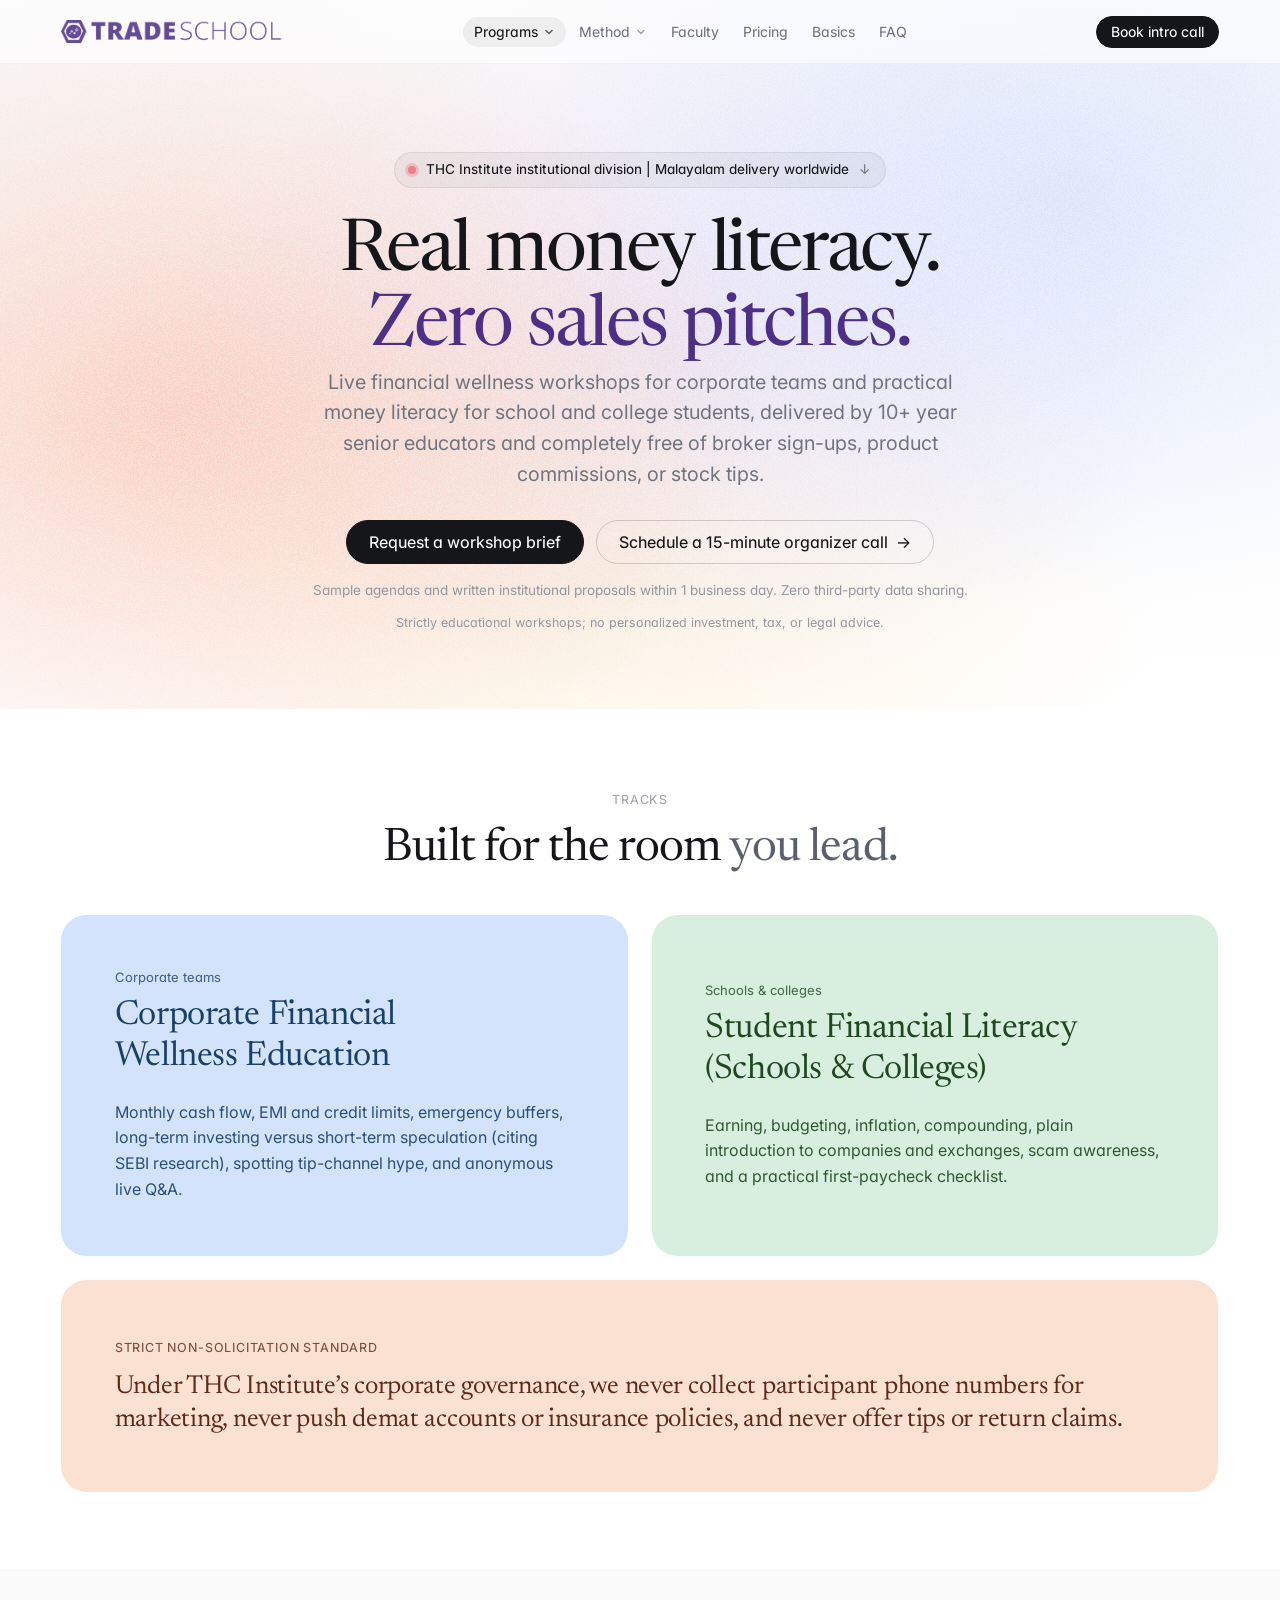
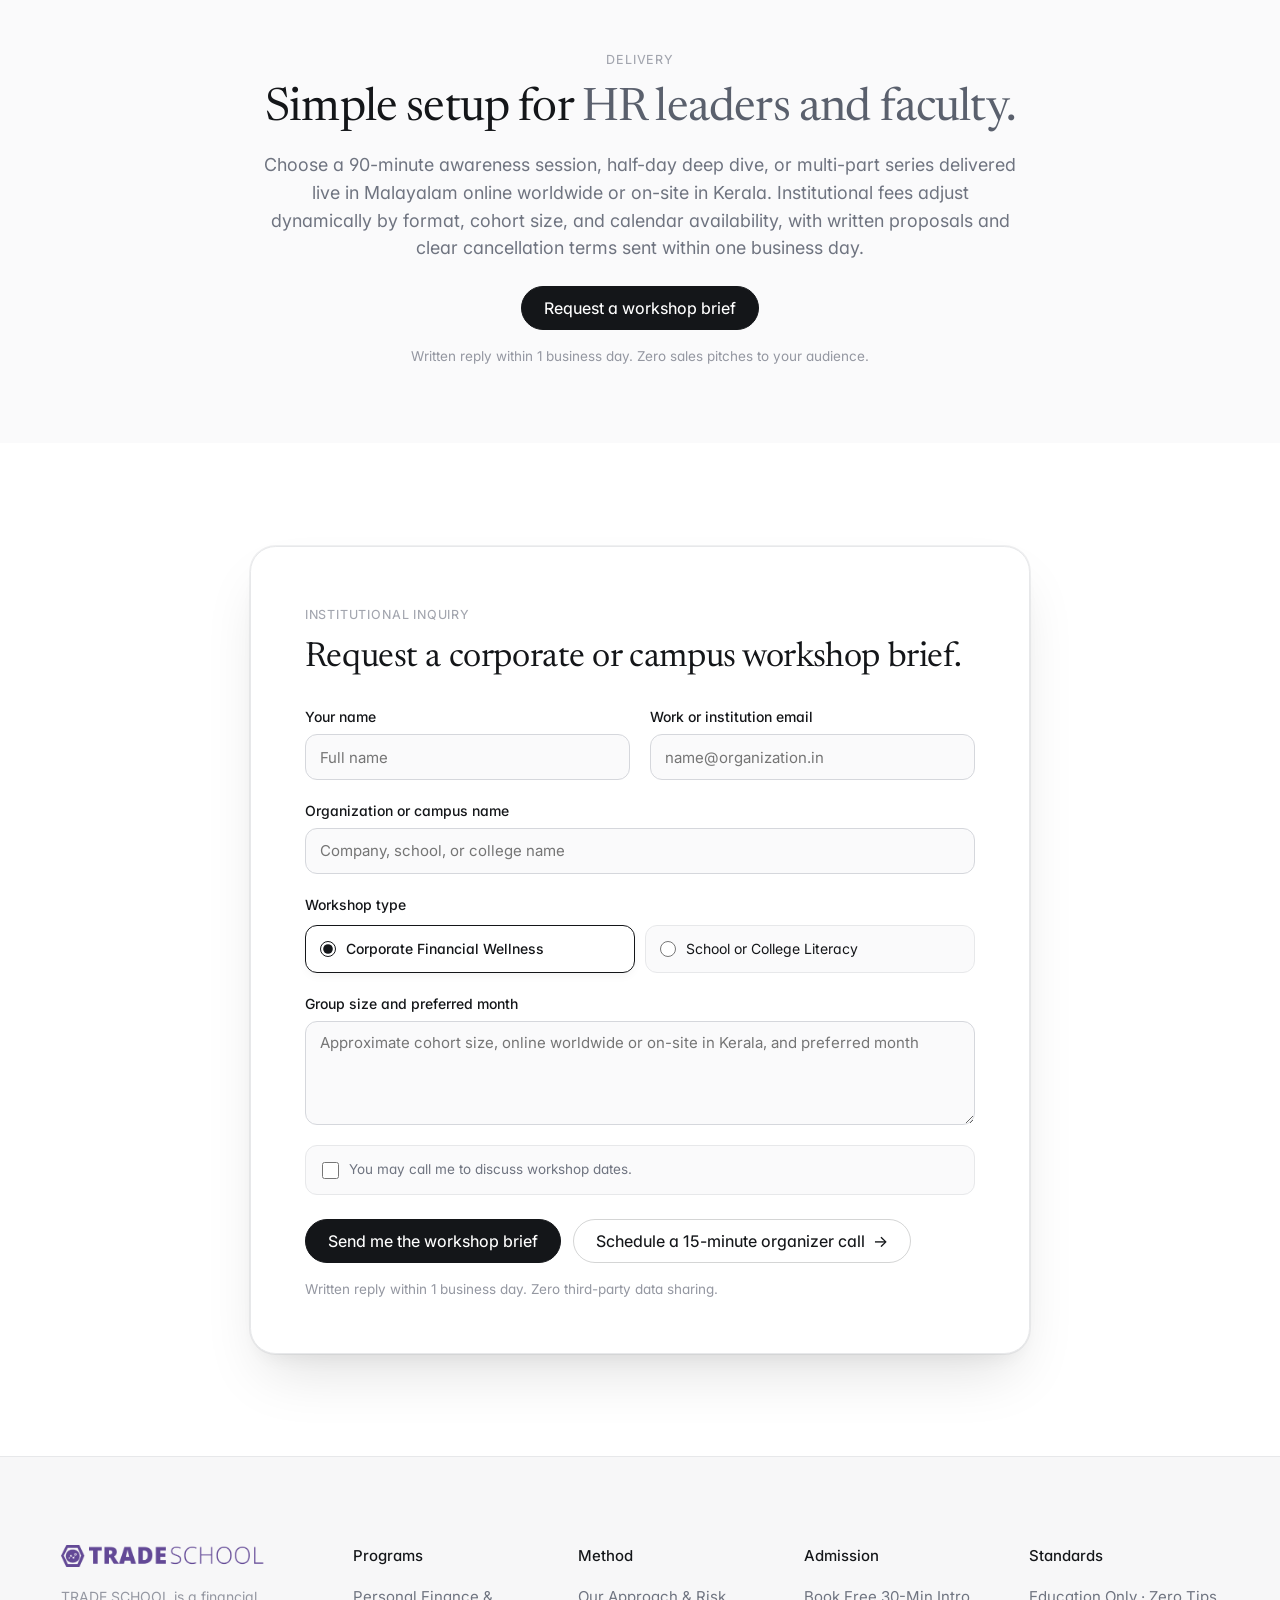
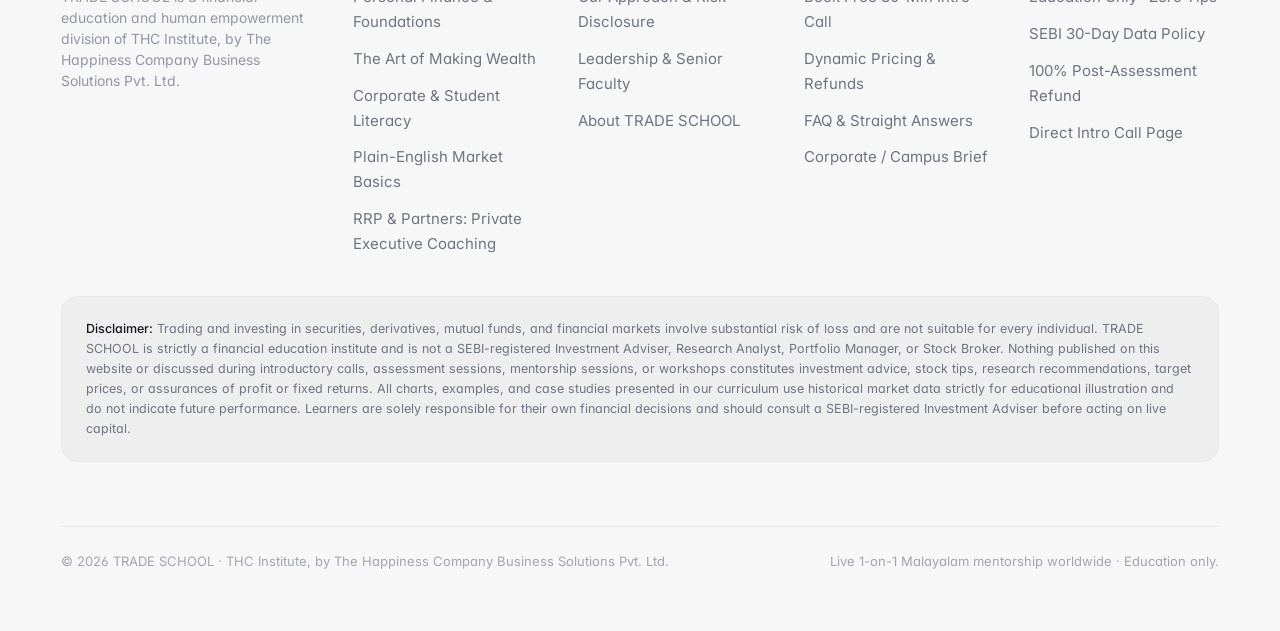
<file: corporate-campus.html>
<!DOCTYPE html>
<html lang="en">

<head>
  <meta charset="UTF-8">
  <meta name="viewport" content="width=device-width, initial-scale=1.0, viewport-fit=cover">
  <meta name="theme-color" content="#ffffff">
  <title>Corporate Financial Wellness &amp; Student Literacy | TRADE SCHOOL</title>
  <meta name="description"
    content="Conflict-free workplace financial wellness and school or college financial literacy workshops in Malayalam from THC Institute. Strictly education, zero product sales.">
  <link rel="icon"
    href="data:image/svg+xml,%3Csvg xmlns='http://www.w3.org/2000/svg' viewBox='0 0 36 32'%3E%3Cpolygon points='9.6,2 26.4,2 34.2,16 26.4,30 9.6,30 1.8,16' fill='none' stroke='%234d2f87' stroke-width='3.1' stroke-linejoin='round'/%3E%3Ccircle cx='18' cy='16' r='9.4' fill='%234d2f87'/%3E%3Cpath d='M12.6 19.2L15.4 15.2L19 18.2L22.2 13.4' stroke='%23ffffff' stroke-width='1.35' stroke-linecap='round' stroke-linejoin='round' fill='none'/%3E%3Ccircle cx='12.6' cy='19.2' r='1.35' fill='%23ffffff'/%3E%3Ccircle cx='15.4' cy='15.2' r='1.85' fill='%23ffffff'/%3E%3Ccircle cx='19' cy='18.2' r='1.7' fill='%23ffffff'/%3E%3Ccircle cx='22.2' cy='13.4' r='2.55' fill='%23ffffff'/%3E%3Ccircle cx='22.2' cy='13.4' r='1.05' fill='%234d2f87'/%3E%3C/svg%3E">
  <link rel="preconnect" href="https://fonts.googleapis.com">
  <link rel="preconnect" href="https://fonts.gstatic.com" crossorigin>
  <link rel="stylesheet"
    href="https://fonts.googleapis.com/css2?family=Inter:wght@400..600&family=Newsreader:opsz,wght@6..72,400&display=swap">
  <link rel="stylesheet" href="css/styles.css">
  <!-- Schema: Course, Service -->
  <script type="application/ld+json">
  {
    "@context": "https://schema.org",
    "@graph": [
      {
        "@type": "Service",
        "name": "Corporate Financial Wellness Education",
        "provider": { "@type": "EducationalOrganization", "name": "TRADE SCHOOL" },
        "description": "Conflict-free live financial wellness workshops in Malayalam for corporate teams covering cash flow, EMI discipline, emergency buffers, and investing vs. speculation."
      },
      {
        "@type": "Course",
        "name": "Student Financial Literacy (Schools & Colleges)",
        "provider": { "@type": "EducationalOrganization", "name": "TRADE SCHOOL" },
        "description": "Practical money literacy in Malayalam for school and college students covering earning, budgeting, inflation, compounding, and scam awareness."
      }
    ]
  }
  </script>
</head>

<body>

  <!-- Global Navigation Bar -->
  <header class="site-header">
    <div class="nav-inner">
      <a href="index.html" class="brand-mark" aria-label="TRADE SCHOOL Home">
        <img src="assets/tradeschool-logo.png" alt="TRADE SCHOOL" class="brand-logo" width="223" height="24">
      </a>

      <nav class="desktop-nav" aria-label="Primary navigation">
        <div class="nav-dropdown">
          <button type="button" class="nav-drop-trigger active" aria-expanded="false" aria-haspopup="true">
            <span>Programs</span>
            <svg class="nav-drop-caret" viewBox="0 0 12 12" fill="none" stroke="currentColor" stroke-width="1.5" stroke-linecap="round" stroke-linejoin="round" aria-hidden="true"><path d="M3 4.5L6 7.5L9 4.5" /></svg>
          </button>
          <div class="nav-drop-menu" role="menu">
            <a href="personal-finance.html" class="nav-drop-item" role="menuitem">
              <span class="nav-drop-item__title">Personal Finance &amp; Market Foundations</span>
              <span class="nav-drop-item__sub">Recommended starting point for beginners</span>
            </a>
            <a href="art-of-making-wealth.html" class="nav-drop-item" role="menuitem">
              <span class="nav-drop-item__title">The Art of Making Wealth</span>
              <span class="nav-drop-item__sub">Flagship 1-on-1 mentorship (11 levels, beginner to HNI)</span>
            </a>
            <a href="corporate-campus.html" class="nav-drop-item" role="menuitem">
              <span class="nav-drop-item__title">Corporate Wellness &amp; Student Literacy</span>
              <span class="nav-drop-item__sub">Conflict-free Malayalam workshops for companies &amp; campuses</span>
            </a>
          </div>
        </div>

        <div class="nav-dropdown">
          <button type="button" class="nav-drop-trigger" aria-expanded="false" aria-haspopup="true">
            <span>Method</span>
            <svg class="nav-drop-caret" viewBox="0 0 12 12" fill="none" stroke="currentColor" stroke-width="1.5" stroke-linecap="round" stroke-linejoin="round" aria-hidden="true"><path d="M3 4.5L6 7.5L9 4.5" /></svg>
          </button>
          <div class="nav-drop-menu" role="menu">
            <a href="approach-risk.html" class="nav-drop-item" role="menuitem">
              <span class="nav-drop-item__title">Our Approach &amp; Risk Disclosure</span>
              <span class="nav-drop-item__sub">Education-only boundaries &amp; SEBI 30-day data lag</span>
            </a>
            <a href="about.html" class="nav-drop-item" role="menuitem">
              <span class="nav-drop-item__title">About TRADE SCHOOL</span>
              <span class="nav-drop-item__sub">THC Institute &middot; Small on purpose, built to last</span>
            </a>
          </div>
        </div>

        <a href="mentor.html">Faculty</a>
        <a href="pricing.html">Pricing</a>
        <a href="market-basics.html">Basics</a>
        <a href="faq.html">FAQ</a>
      </nav>

      <div class="nav-actions">
        <a href="intro-session.html" class="btn btn--primary btn--sm">Book intro call</a>
        <button id="mobile-menu-btn" class="mobile-menu-btn" aria-label="Open navigation menu" aria-expanded="false" aria-controls="mobile-drawer">
          <svg width="20" height="20" viewBox="0 0 20 20" fill="none" stroke="currentColor" stroke-width="1.6" stroke-linecap="round"><path d="M3 6H17M3 10H17M3 14H17" /></svg>
        </button>
      </div>
    </div>
  </header>

  <!-- Mobile Navigation Drawer -->
  <nav id="mobile-drawer" class="mobile-drawer" aria-label="Mobile navigation" aria-hidden="true">
    <div>
      <div class="mobile-drawer__top">
        <a href="index.html" class="brand-mark">
          <img src="assets/tradeschool-logo.png" alt="TRADE SCHOOL" class="brand-logo" width="223" height="24">
        </a>
        <button id="mobile-close-btn" class="mobile-menu-btn" style="display:inline-flex" aria-label="Close menu">
          <svg width="20" height="20" viewBox="0 0 20 20" fill="none" stroke="currentColor" stroke-width="1.6" stroke-linecap="round"><path d="M5 5L15 15M15 5L5 15" /></svg>
        </button>
      </div>
      <div class="mobile-drawer__links">
        <a href="corporate-campus.html" class="active">Programs</a>
        <div class="mobile-drawer__sub">
          <a href="personal-finance.html">Personal Finance &amp; Market Foundations</a>
          <a href="art-of-making-wealth.html">The Art of Making Wealth (11-Level Flagship)</a>
          <a href="corporate-campus.html">Corporate Wellness &amp; Student Literacy</a>
        </div>
        <a href="approach-risk.html">Method</a>
        <div class="mobile-drawer__sub">
          <a href="approach-risk.html">Our Approach &amp; Risk Disclosure</a>
          <a href="about.html">About TRADE SCHOOL</a>
        </div>
        <a href="mentor.html">Faculty</a>
        <a href="pricing.html">Pricing</a>
        <a href="market-basics.html">Basics</a>
        <a href="faq.html">FAQ</a>
      </div>
    </div>
    <div class="mobile-drawer__footer">
      <a href="#workshop-brief" class="btn btn--primary">Request a workshop brief</a>
      <span class="t-caption">THC Institute institutional division &middot; Malayalam delivery worldwide</span>
    </div>
  </nav>

  <main>
    <!-- ================================================================
         1. HERO -- For Companies & Campuses
         ================================================================ -->
    <section class="hero-steep" style="padding-bottom:76px;">
      <div class="hero-steep__bg" aria-hidden="true"></div>
      <div class="grain-overlay" aria-hidden="true"></div>

      <div class="wrap" style="position:relative;z-index:2;">
        <div class="hero-steep__center" style="max-width:780px;padding-top:24px;">
          <a href="#workshop-brief" class="announcement-pill">
            <span class="announcement-pill__dot" aria-hidden="true"></span>
            <span class="eb-full">THC Institute institutional division | Malayalam delivery worldwide</span>
            <span class="eb-short">THC Institute | Malayalam workshops</span>
            <span class="announcement-pill__arrow" aria-hidden="true">&darr;</span>
          </a>

          <h1 class="t-hero-sharp" data-word-reveal>
            Real money literacy. <span class="t-muted-tone">Zero sales pitches.</span>
          </h1>

          <p class="t-hero-support mt-24" style="max-width:640px;">
            Live financial wellness workshops for corporate teams and practical money literacy for school and college students, delivered by 10+ year senior educators and completely free of broker sign-ups, product commissions, or stock tips.
          </p>

          <div class="btn-row">
            <a href="#workshop-brief" class="btn btn--primary">Request a workshop brief</a>
            <a href="intro-session.html" class="btn btn--ghost">Schedule a 15-minute organizer call <span class="arrow" aria-hidden="true">&rarr;</span></a>
          </div>

          <p class="hero-steep__reassurance">Sample agendas and written institutional proposals within 1 business day. Zero third-party data sharing.</p>
          <p class="risk-note">Strictly educational workshops; no personalized investment, tax, or legal advice.</p>
        </div>
      </div>
    </section>

    <!-- ================================================================
         2. TWO TRACKS, ONE STRICT BOUNDARY
         ================================================================ -->
    <section class="section section--tight section--paper">
      <div class="wrap">
        <div class="centered-lead centered-lead--wide reveal">
          <span class="t-eyebrow">Tracks</span>
          <h2 class="t-chapter--mid mt-12">Built for the room <span class="t-muted-tone">you lead.</span></h2>
        </div>

        <div class="editorial-pair mt-40 reveal">
          <article class="editorial-prose-card" style="background:var(--color-sky);color:var(--color-navy);">
            <span class="t-tag" style="color:var(--color-navy);opacity:0.78;">Corporate teams</span>
            <h3 class="t-editorial" style="color:var(--color-navy);">Corporate Financial Wellness Education</h3>
            <p class="t-body" style="color:var(--color-navy);opacity:0.9;">
              Monthly cash flow, EMI and credit limits, emergency buffers, long-term investing versus short-term speculation (citing SEBI research), spotting tip-channel hype, and anonymous live Q&amp;A.
            </p>
          </article>

          <article class="editorial-prose-card" style="background:var(--color-mint);color:var(--color-forest);">
            <span class="t-tag" style="color:var(--color-forest);opacity:0.78;">Schools &amp; colleges</span>
            <h3 class="t-editorial" style="color:var(--color-forest);">Student Financial Literacy (Schools &amp; Colleges)</h3>
            <p class="t-body" style="color:var(--color-forest);opacity:0.9;">
              Earning, budgeting, inflation, compounding, plain introduction to companies and exchanges, scam awareness, and a practical first-paycheck checklist.
            </p>
          </article>
        </div>

        <div class="peach-banner mt-24 reveal" style="max-width:none;">
          <span class="t-eyebrow" style="color:var(--color-sienna);opacity:0.8;">Strict non-solicitation standard</span>
          <p class="t-quote mt-12" style="color:var(--color-sienna);font-size:26px;">
            Under THC Institute&rsquo;s corporate governance, we never collect participant phone numbers for marketing, never push demat accounts or insurance policies, and never offer tips or return claims.
          </p>
        </div>
      </div>
    </section>

    <!-- ================================================================
         3. LOGISTICS AND QUOTING
         ================================================================ -->
    <section class="section section--tight section--fog">
      <div class="wrap">
        <div class="centered-lead centered-lead--wide reveal">
          <span class="t-eyebrow">Delivery</span>
          <h2 class="t-chapter--mid mt-12">Simple setup for <span class="t-muted-tone">HR leaders and faculty.</span></h2>
          <p class="t-lead mt-16">
            Choose a 90-minute awareness session, half-day deep dive, or multi-part series delivered live in Malayalam online worldwide or on-site in Kerala. Institutional fees adjust dynamically by format, cohort size, and calendar availability, with written proposals and clear cancellation terms sent within one business day.
          </p>
          <div class="btn-row mt-24">
            <a href="#workshop-brief" class="btn btn--primary">Request a workshop brief</a>
          </div>
          <p class="hero-steep__reassurance">Written reply within 1 business day. Zero sales pitches to your audience.</p>
        </div>
      </div>
    </section>

    <!-- ================================================================
         4. FORM B -- REQUEST A CORPORATE OR CAMPUS WORKSHOP BRIEF
         ================================================================ -->
    <section class="section section--paper" id="workshop-brief">
      <div class="wrap">
        <div class="form-shell reveal">
          <span class="t-eyebrow">Institutional Inquiry</span>
          <h2 class="t-editorial mt-12">Request a corporate or campus workshop brief.</h2>

          <form id="workshop-brief-form" novalidate>
            <div class="form-grid">
              <div class="field-group">
                <label class="field-label" for="b-name">Your name</label>
                <input id="b-name" class="field-input" type="text" data-field="b_name" placeholder="Full name" required>
                <span class="field-error" data-error="b_name"></span>
              </div>

              <div class="field-group">
                <label class="field-label" for="b-email">Work or institution email</label>
                <input id="b-email" class="field-input" type="email" data-field="b_email" placeholder="name@organization.in" required>
                <span class="field-error" data-error="b_email"></span>
              </div>

              <div class="field-group field-group--full">
                <label class="field-label" for="b-org">Organization or campus name</label>
                <input id="b-org" class="field-input" type="text" data-field="b_org" placeholder="Company, school, or college name" required>
                <span class="field-error" data-error="b_org"></span>
              </div>

              <div class="field-group field-group--full">
                <span class="field-label">Workshop type</span>
                <div class="radio-grid">
                  <label class="radio-card">
                    <input type="radio" name="workshop_type" value="Corporate Financial Wellness" checked>
                    <span>Corporate Financial Wellness</span>
                  </label>
                  <label class="radio-card">
                    <input type="radio" name="workshop_type" value="School or College Literacy">
                    <span>School or College Literacy</span>
                  </label>
                </div>
              </div>

              <div class="field-group field-group--full">
                <label class="field-label" for="b-size">Group size and preferred month</label>
                <textarea id="b-size" class="field-textarea" placeholder="Approximate cohort size, online worldwide or on-site in Kerala, and preferred month"></textarea>
              </div>

              <div class="field-group field-group--full">
                <label class="consent-row">
                  <input type="checkbox" name="phone_opt_in">
                  <span>You may call me to discuss workshop dates.</span>
                </label>
              </div>
            </div>

            <div class="btn-row btn-row--left mt-24">
              <button type="submit" class="btn btn--primary">Send me the workshop brief</button>
              <a href="intro-session.html" class="btn btn--ghost">Schedule a 15-minute organizer call <span class="arrow" aria-hidden="true">&rarr;</span></a>
            </div>
            <p class="hero-steep__reassurance" style="text-align:left;">Written reply within 1 business day. Zero third-party data sharing.</p>
          </form>

          <div id="workshop-form-success" class="form-success-banner" role="status" aria-live="polite">
            <strong>Workshop brief request received.</strong>
            <p class="mt-12" style="font-size:14.5px;">Thank you. We will share sample agendas, written quotes, and clear cancellation terms within 1 business day with zero third-party data sharing.</p>
          </div>
        </div>
      </div>
    </section>
  </main>

  <!-- Global Footer -->
  <footer class="site-footer">
    <div class="wrap">
      <div class="footer-grid">
        <div class="footer-brand-col">
          <a href="index.html" class="brand-mark" aria-label="TRADE SCHOOL Home">
            <img src="assets/tradeschool-logo.png" alt="TRADE SCHOOL" class="brand-logo" width="223" height="24">
          </a>
          <p class="t-caption mt-12">TRADE SCHOOL is a financial education and human empowerment division of THC Institute, by The Happiness Company Business Solutions Pvt. Ltd.</p>
        </div>
        <div>
          <h3 class="footer-col__title">Programs</h3>
          <ul class="footer-col__list">
            <li><a href="personal-finance.html">Personal Finance &amp; Foundations</a></li>
            <li><a href="art-of-making-wealth.html">The Art of Making Wealth</a></li>
            <li><a href="corporate-campus.html">Corporate &amp; Student Literacy</a></li>
            <li><a href="market-basics.html">Plain-English Market Basics</a></li>
            <li><a href="premium-hni.html">RRP &amp; Partners: Private Executive Coaching</a></li>
          </ul>
        </div>
        <div>
          <h3 class="footer-col__title">Method</h3>
          <ul class="footer-col__list">
            <li><a href="approach-risk.html">Our Approach &amp; Risk Disclosure</a></li>
            <li><a href="mentor.html">Leadership &amp; Senior Faculty</a></li>
            <li><a href="about.html">About TRADE SCHOOL</a></li>
          </ul>
        </div>
        <div>
          <h3 class="footer-col__title">Admission</h3>
          <ul class="footer-col__list">
            <li><a href="intro-session.html">Book Free 30-Min Intro Call</a></li>
            <li><a href="pricing.html">Dynamic Pricing &amp; Refunds</a></li>
            <li><a href="faq.html">FAQ &amp; Straight Answers</a></li>
            <li><a href="corporate-campus.html#workshop-brief">Corporate / Campus Brief</a></li>
          </ul>
        </div>
        <div>
          <h3 class="footer-col__title">Standards</h3>
          <ul class="footer-col__list">
            <li><a href="approach-risk.html#disclosure">Education Only &middot; Zero Tips</a></li>
            <li><a href="approach-risk.html#standards">SEBI 30-Day Data Policy</a></li>
            <li><a href="pricing.html#refund-policy">100% Post-Assessment Refund</a></li>
            <li><a href="start.html">Direct Intro Call Page</a></li>
          </ul>
        </div>
      </div>

      <div class="footer-disclaimer" role="note" aria-label="Disclaimer">
        <strong>Disclaimer:</strong> Trading and investing in securities, derivatives, mutual funds, and financial markets involve substantial risk of loss and are not suitable for every individual. TRADE SCHOOL is strictly a financial education institute and is not a SEBI-registered Investment Adviser, Research Analyst, Portfolio Manager, or Stock Broker. Nothing published on this website or discussed during introductory calls, assessment sessions, mentorship sessions, or workshops constitutes investment advice, stock tips, research recommendations, target prices, or assurances of profit or fixed returns. All charts, examples, and case studies presented in our curriculum use historical market data strictly for educational illustration and do not indicate future performance. Learners are solely responsible for their own financial decisions and should consult a SEBI-registered Investment Adviser before acting on live capital.
      </div>

      <div class="footer-meta">
        <span>&copy; 2026 TRADE SCHOOL &middot; THC Institute, by The Happiness Company Business Solutions Pvt. Ltd.</span>
        <span>Live 1-on-1 Malayalam mentorship worldwide &middot; Education only.</span>
      </div>
    </div>
  </footer>

  <script src="js/scripts.js"></script>
</body>

</html>
</file>
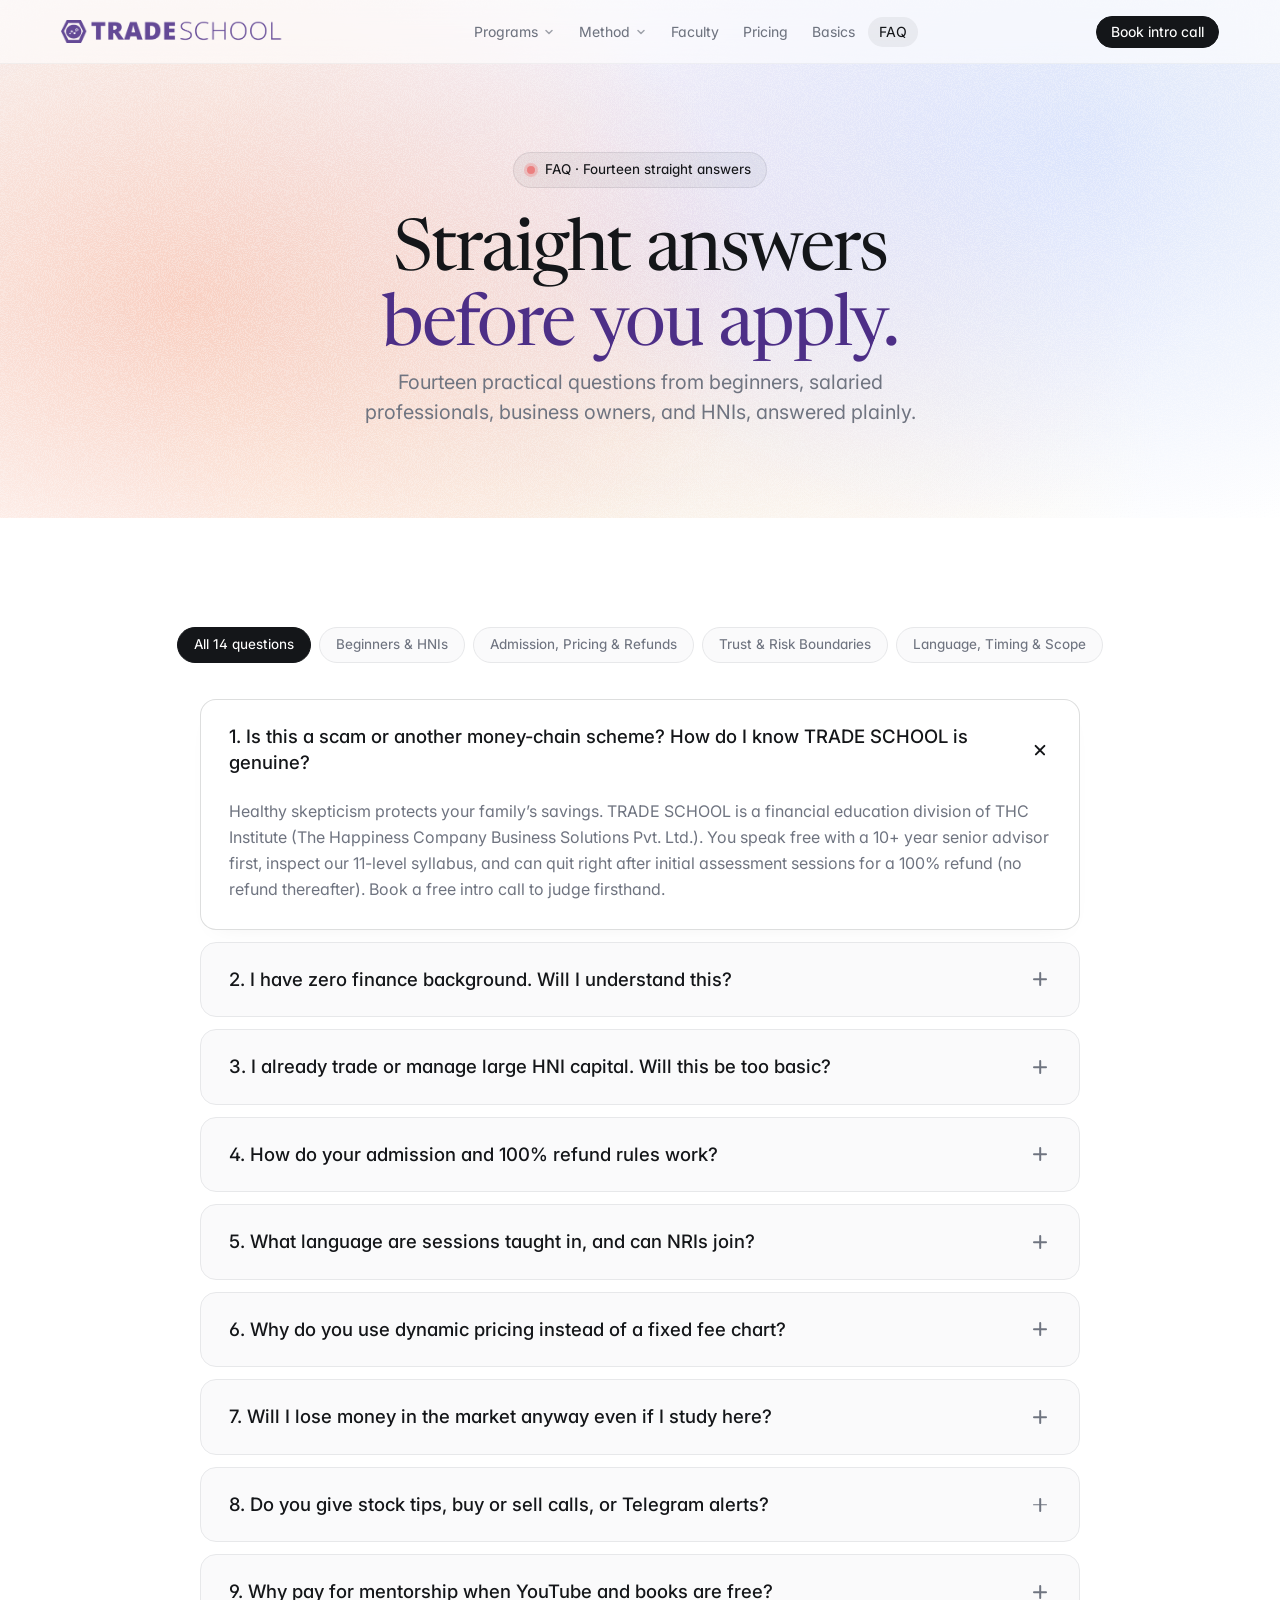
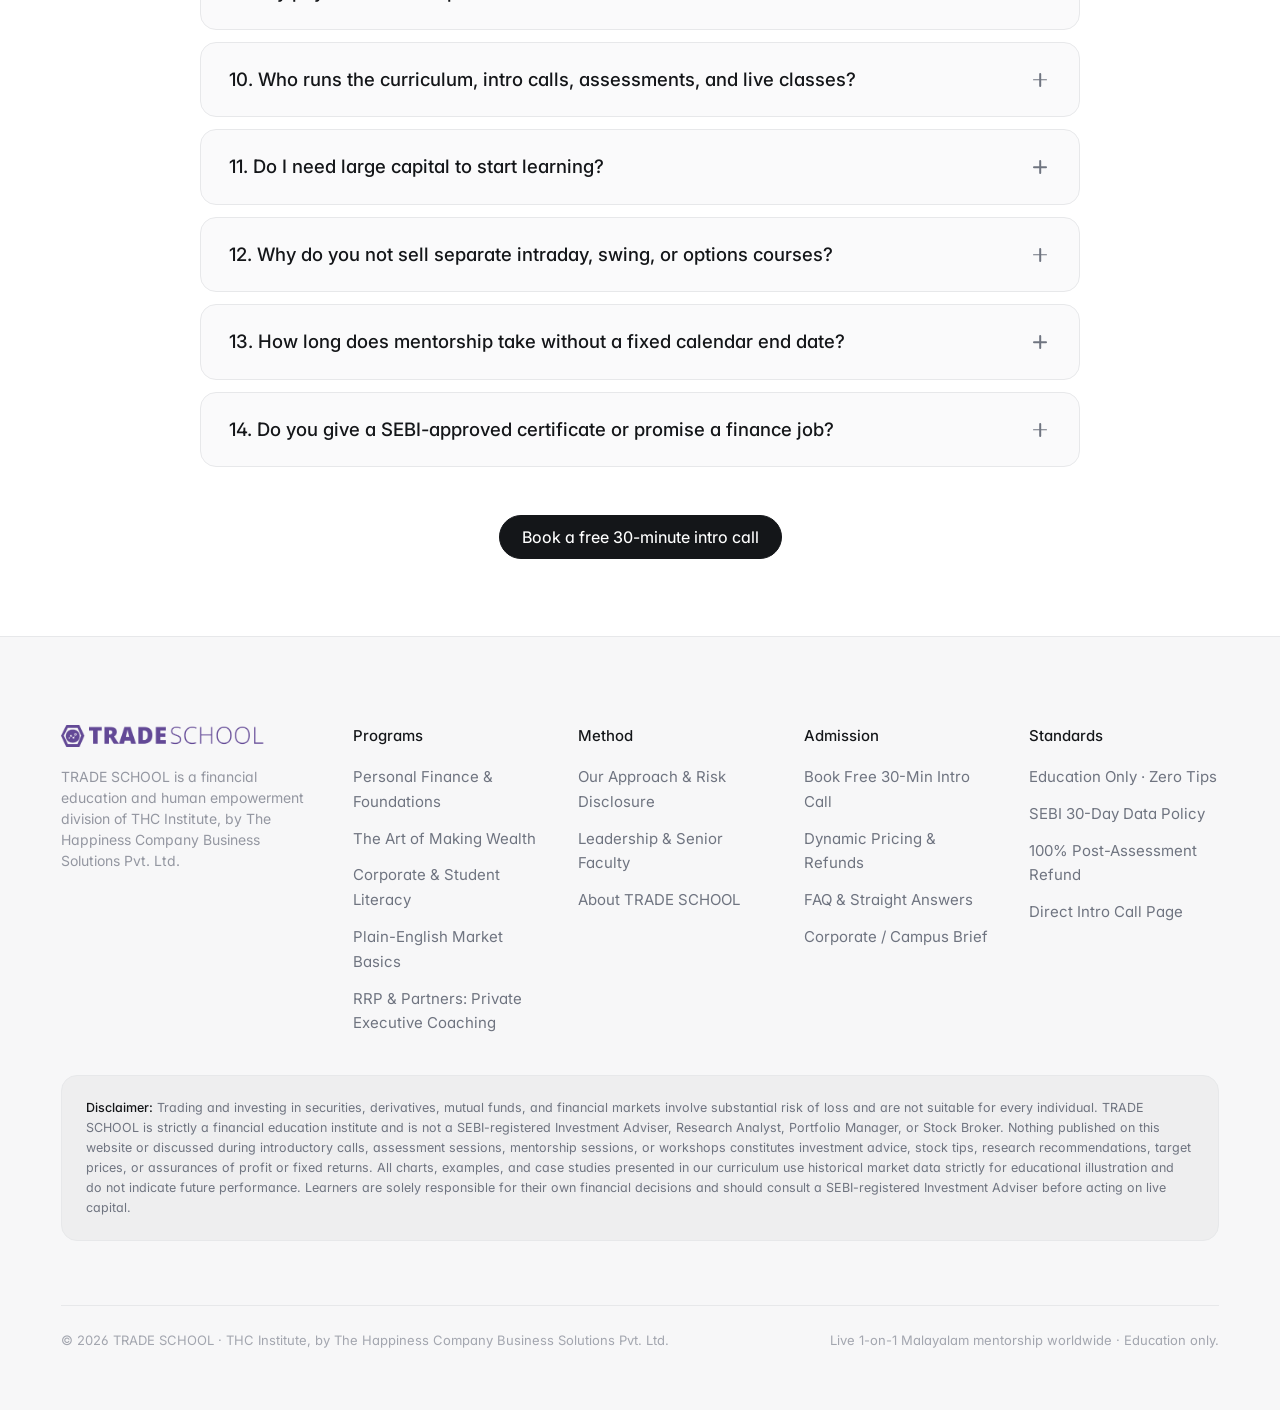
<file: faq.html>
<!DOCTYPE html>
<html lang="en">

<head>
  <meta charset="UTF-8">
  <meta name="viewport" content="width=device-width, initial-scale=1.0, viewport-fit=cover">
  <meta name="theme-color" content="#ffffff">
  <title>Stock Market Mentorship FAQ | Straight Answers | TRADE SCHOOL</title>
  <meta name="description"
    content="Direct answers to 14 common questions on Malayalam global delivery, THC Institute's 10+ year senior faculty, assessment admission, 100% refund rules, and dynamic pricing.">
  <link rel="icon"
    href="data:image/svg+xml,%3Csvg xmlns='http://www.w3.org/2000/svg' viewBox='0 0 36 32'%3E%3Cpolygon points='9.6,2 26.4,2 34.2,16 26.4,30 9.6,30 1.8,16' fill='none' stroke='%234d2f87' stroke-width='3.1' stroke-linejoin='round'/%3E%3Ccircle cx='18' cy='16' r='9.4' fill='%234d2f87'/%3E%3Cpath d='M12.6 19.2L15.4 15.2L19 18.2L22.2 13.4' stroke='%23ffffff' stroke-width='1.35' stroke-linecap='round' stroke-linejoin='round' fill='none'/%3E%3Ccircle cx='12.6' cy='19.2' r='1.35' fill='%23ffffff'/%3E%3Ccircle cx='15.4' cy='15.2' r='1.85' fill='%23ffffff'/%3E%3Ccircle cx='19' cy='18.2' r='1.7' fill='%23ffffff'/%3E%3Ccircle cx='22.2' cy='13.4' r='2.55' fill='%23ffffff'/%3E%3Ccircle cx='22.2' cy='13.4' r='1.05' fill='%234d2f87'/%3E%3C/svg%3E">
  <link rel="preconnect" href="https://fonts.googleapis.com">
  <link rel="preconnect" href="https://fonts.gstatic.com" crossorigin>
  <link rel="stylesheet"
    href="https://fonts.googleapis.com/css2?family=Inter:wght@400..600&family=Newsreader:opsz,wght@6..72,400&display=swap">
  <link rel="stylesheet" href="css/styles.css">
  <!-- Schema: FAQPage -->
  <script type="application/ld+json">
  {
    "@context": "https://schema.org",
    "@type": "FAQPage",
    "mainEntity": [
      {
        "@type": "Question",
        "name": "Is this a scam or another money-chain scheme? How do I know TRADE SCHOOL is genuine?",
        "acceptedAnswer": {
          "@type": "Answer",
          "text": "Healthy skepticism protects your family's savings. TRADE SCHOOL is a financial education division of THC Institute (The Happiness Company Business Solutions Pvt. Ltd.). You speak free with a 10+ year senior advisor first, inspect our 11-level syllabus, and can quit right after initial assessment sessions for a 100% refund (no refund thereafter). Book a free intro call to judge firsthand."
        }
      },
      {
        "@type": "Question",
        "name": "I have zero finance background. Will I understand this?",
        "acceptedAnswer": {
          "@type": "Answer",
          "text": "Yes. Level 1 assumes zero prior knowledge and explains every concept in clear Malayalam using everyday analogies like a fish market or counter queue. One-on-one sessions mean zero group embarrassment. You can also begin with Personal Finance and Market Foundations. Book a free 30-minute intro call to map your starting point."
        }
      },
      {
        "@type": "Question",
        "name": "I already trade or manage large HNI capital. Will this be too basic?",
        "acceptedAnswer": {
          "@type": "Answer",
          "text": "No. There is no fixed beginner script. Experienced traders and HNIs skip introductory definitions and move directly into auction theory, market profile, institutional inventory, macro flows, and independent research in complete privacy with our senior faculty. Book a free intro call to verify your exact entry level."
        }
      },
      {
        "@type": "Question",
        "name": "How do your admission and 100% refund rules work?",
        "acceptedAnswer": {
          "@type": "Answer",
          "text": "Admission is granted only after initial assessment sessions with a 10+ year specialist. Once you complete those initial assessment sessions, you may quit the training and receive a 100% refund. Once you choose to continue past the assessment sessions into regular training, no refunds apply. Full terms are confirmed in writing beforehand."
        }
      },
      {
        "@type": "Question",
        "name": "What language are sessions taught in, and can NRIs join?",
        "acceptedAnswer": {
          "@type": "Answer",
          "text": "All sessions run live in clear Malayalam for Malayalee students worldwide, including Kerala, across India, the Gulf, Europe, North America, and beyond. Because there are no rigid group batches, sessions fit smoothly around your local time zone and work schedule. Book a free intro call to set preferred hours."
        }
      },
      {
        "@type": "Question",
        "name": "Why do you use dynamic pricing instead of a fixed fee chart?",
        "acceptedAnswer": {
          "@type": "Answer",
          "text": "Because every student is guided one on one by senior professionals holding 10+ years of experience rather than junior trainers, faculty bandwidth shifts with active student load and demand. Exact current pricing for your starting scope is shared transparently in writing during your free intro call. Book your call for current figures."
        }
      },
      {
        "@type": "Question",
        "name": "Will I lose money in the market anyway even if I study here?",
        "acceptedAnswer": {
          "@type": "Answer",
          "text": "Yes, financial loss is always a real possibility in markets, and anyone claiming otherwise is misleading you. Education does not remove risk or promise profits. We teach you to understand risk clearly, paper trade first, size positions responsibly, and avoid preventable guesswork. Read our Risk Disclosure page or book a free intro call."
        }
      },
      {
        "@type": "Question",
        "name": "Do you give stock tips, buy or sell calls, or Telegram alerts?",
        "acceptedAnswer": {
          "@type": "Answer",
          "text": "Never. TRADE SCHOOL is strictly a financial education institute under THC Institute, not a SEBI-registered Investment Adviser or Research Analyst. We offer zero tips, signals, target prices, or return promises. Our goal is independent reasoning so you never rely on tip channels. Book a free intro call to see how we teach."
        }
      },
      {
        "@type": "Question",
        "name": "Why pay for mentorship when YouTube and books are free?",
        "acceptedAnswer": {
          "@type": "Answer",
          "text": "Free videos and books are genuinely helpful for basic definitions. What they cannot offer is a tailored Malayalam sequence, live accountability, or a 10+ year practitioner spotting blind spots in your reasoning before they cost real savings. Experience the difference directly during your free 30-minute intro call."
        }
      },
      {
        "@type": "Question",
        "name": "Who runs the curriculum, intro calls, assessments, and live classes?",
        "acceptedAnswer": {
          "@type": "Answer",
          "text": "Our curriculum is architected by Chief Mentor Renjith R Pillai (16 years in markets: stock market research analyst turned professional trader). Your free intro call is attended by a senior advisor, your assessment by an assessment specialist, and live mentorship by senior faculty, every professional bringing over 10 years of real market experience. Book your free intro call to meet the team."
        }
      },
      {
        "@type": "Question",
        "name": "Do I need large capital to start learning?",
        "acceptedAnswer": {
          "@type": "Answer",
          "text": "No. You need zero live capital while studying. We use historical charts and paper trading first while you build disciplined habits, and our curriculum also covers household budgeting and mutual fund investing for smaller savings. Read Market Basics or book a free intro call safely."
        }
      },
      {
        "@type": "Question",
        "name": "Why do you not sell separate intraday, swing, or options courses?",
        "acceptedAnswer": {
          "@type": "Answer",
          "text": "Split courses usually sell narrow setups tuned to one chart. Our 11-level framework teaches live auction behavior across participants, liquidity, value, and order flow, which transfers across intraday, swing, options, and broader markets while covering each product's distinct risks honestly. Explore The Art of Making Wealth or ask on your free call."
        }
      },
      {
        "@type": "Question",
        "name": "How long does mentorship take without a fixed calendar end date?",
        "acceptedAnswer": {
          "@type": "Answer",
          "text": "Completion pace depends on your starting level and weekly study hours. Because people learn at different speeds, training paces to genuine independent competence rather than ending on an arbitrary calendar date. Book a free 30-minute intro call to map out a realistic schedule around your week."
        }
      },
      {
        "@type": "Question",
        "name": "Do you give a SEBI-approved certificate or promise a finance job?",
        "acceptedAnswer": {
          "@type": "Answer",
          "text": "No. TRADE SCHOOL is an independent private educational division of THC Institute and is not endorsed or certified by SEBI or any exchange. You leave with real analytical capability usable for your own decisions or alongside formal exams like NISM. Book a free intro call to discuss your goals honestly."
        }
      }
    ]
  }
  </script>
</head>

<body>

  <!-- Global Navigation Bar -->
  <header class="site-header">
    <div class="nav-inner">
      <a href="index.html" class="brand-mark" aria-label="TRADE SCHOOL Home">
        <img src="assets/tradeschool-logo.png" alt="TRADE SCHOOL" class="brand-logo" width="223" height="24">
      </a>

      <nav class="desktop-nav" aria-label="Primary navigation">
        <div class="nav-dropdown">
          <button type="button" class="nav-drop-trigger" aria-expanded="false" aria-haspopup="true">
            <span>Programs</span>
            <svg class="nav-drop-caret" viewBox="0 0 12 12" fill="none" stroke="currentColor" stroke-width="1.5" stroke-linecap="round" stroke-linejoin="round" aria-hidden="true"><path d="M3 4.5L6 7.5L9 4.5" /></svg>
          </button>
          <div class="nav-drop-menu" role="menu">
            <a href="personal-finance.html" class="nav-drop-item" role="menuitem">
              <span class="nav-drop-item__title">Personal Finance &amp; Market Foundations</span>
              <span class="nav-drop-item__sub">Recommended starting point for beginners</span>
            </a>
            <a href="art-of-making-wealth.html" class="nav-drop-item" role="menuitem">
              <span class="nav-drop-item__title">The Art of Making Wealth</span>
              <span class="nav-drop-item__sub">Flagship 1-on-1 mentorship (11 levels, beginner to HNI)</span>
            </a>
            <a href="corporate-campus.html" class="nav-drop-item" role="menuitem">
              <span class="nav-drop-item__title">Corporate Wellness &amp; Student Literacy</span>
              <span class="nav-drop-item__sub">Conflict-free Malayalam workshops for companies &amp; campuses</span>
            </a>
          </div>
        </div>

        <div class="nav-dropdown">
          <button type="button" class="nav-drop-trigger" aria-expanded="false" aria-haspopup="true">
            <span>Method</span>
            <svg class="nav-drop-caret" viewBox="0 0 12 12" fill="none" stroke="currentColor" stroke-width="1.5" stroke-linecap="round" stroke-linejoin="round" aria-hidden="true"><path d="M3 4.5L6 7.5L9 4.5" /></svg>
          </button>
          <div class="nav-drop-menu" role="menu">
            <a href="approach-risk.html" class="nav-drop-item" role="menuitem">
              <span class="nav-drop-item__title">Our Approach &amp; Risk Disclosure</span>
              <span class="nav-drop-item__sub">Education-only boundaries &amp; SEBI 30-day data lag</span>
            </a>
            <a href="about.html" class="nav-drop-item" role="menuitem">
              <span class="nav-drop-item__title">About TRADE SCHOOL</span>
              <span class="nav-drop-item__sub">THC Institute &middot; Small on purpose, built to last</span>
            </a>
          </div>
        </div>

        <a href="mentor.html">Faculty</a>
        <a href="pricing.html">Pricing</a>
        <a href="market-basics.html">Basics</a>
        <a href="faq.html" class="active">FAQ</a>
      </nav>

      <div class="nav-actions">
        <a href="intro-session.html" class="btn btn--primary btn--sm">Book intro call</a>
        <button id="mobile-menu-btn" class="mobile-menu-btn" aria-label="Open navigation menu" aria-expanded="false" aria-controls="mobile-drawer">
          <svg width="20" height="20" viewBox="0 0 20 20" fill="none" stroke="currentColor" stroke-width="1.6" stroke-linecap="round"><path d="M3 6H17M3 10H17M3 14H17" /></svg>
        </button>
      </div>
    </div>
  </header>

  <!-- Mobile Navigation Drawer -->
  <nav id="mobile-drawer" class="mobile-drawer" aria-label="Mobile navigation" aria-hidden="true">
    <div>
      <div class="mobile-drawer__top">
        <a href="index.html" class="brand-mark">
          <img src="assets/tradeschool-logo.png" alt="TRADE SCHOOL" class="brand-logo" width="223" height="24">
        </a>
        <button id="mobile-close-btn" class="mobile-menu-btn" style="display:inline-flex" aria-label="Close menu">
          <svg width="20" height="20" viewBox="0 0 20 20" fill="none" stroke="currentColor" stroke-width="1.6" stroke-linecap="round"><path d="M5 5L15 15M15 5L5 15" /></svg>
        </button>
      </div>
      <div class="mobile-drawer__links">
        <a href="art-of-making-wealth.html">Programs</a>
        <div class="mobile-drawer__sub">
          <a href="personal-finance.html">Personal Finance &amp; Market Foundations</a>
          <a href="art-of-making-wealth.html">The Art of Making Wealth (11-Level Flagship)</a>
          <a href="corporate-campus.html">Corporate Wellness &amp; Student Literacy</a>
        </div>
        <a href="approach-risk.html">Method</a>
        <div class="mobile-drawer__sub">
          <a href="approach-risk.html">Our Approach &amp; Risk Disclosure</a>
          <a href="about.html">About TRADE SCHOOL</a>
        </div>
        <a href="mentor.html">Faculty</a>
        <a href="pricing.html">Pricing</a>
        <a href="market-basics.html">Basics</a>
        <a href="faq.html" class="active">FAQ</a>
      </div>
    </div>
    <div class="mobile-drawer__footer">
      <a href="intro-session.html" class="btn btn--primary">Book intro call</a>
      <span class="t-caption">14 straight answers before you apply</span>
    </div>
  </nav>

  <main>
    <!-- ================================================================
         1. HERO -- FAQ & Objection Library
         ================================================================ -->
    <section class="hero-steep" style="padding-bottom:60px;">
      <div class="hero-steep__bg" aria-hidden="true"></div>
      <div class="grain-overlay" aria-hidden="true"></div>

      <div class="wrap" style="position:relative;z-index:2;">
        <div class="hero-steep__center" style="max-width:780px;padding-top:24px;">
          <span class="announcement-pill" style="cursor:default;">
            <span class="announcement-pill__dot" aria-hidden="true"></span>
            <span class="eb-full">FAQ &middot; Fourteen straight answers</span>
            <span class="eb-short">FAQ &middot; 14 answers</span>
          </span>

          <h1 class="t-hero-sharp" data-word-reveal>
            Straight answers <span class="t-muted-tone">before you apply.</span>
          </h1>

          <p class="t-hero-support mt-24" style="max-width:600px;">
            Fourteen practical questions from beginners, salaried professionals, business owners, and HNIs, answered plainly.
          </p>
        </div>
      </div>
    </section>

    <!-- ================================================================
         2. FOURTEEN QUESTIONS ANSWERED PLAINLY
         ================================================================ -->
    <section class="section section--tight section--paper">
      <div class="wrap">
        <div class="filter-pills" role="tablist" aria-label="Filter FAQ by topic">
          <button type="button" class="filter-pill is-active" role="tab" aria-selected="true" data-faq-filter="all">All 14 questions</button>
          <button type="button" class="filter-pill" role="tab" aria-selected="false" data-faq-filter="fit">Beginners &amp; HNIs</button>
          <button type="button" class="filter-pill" role="tab" aria-selected="false" data-faq-filter="admission">Admission, Pricing &amp; Refunds</button>
          <button type="button" class="filter-pill" role="tab" aria-selected="false" data-faq-filter="trust">Trust &amp; Risk Boundaries</button>
          <button type="button" class="filter-pill" role="tab" aria-selected="false" data-faq-filter="format">Language, Timing &amp; Scope</button>
        </div>

        <div class="faq-list reveal" style="max-width:880px;margin:0 auto;">
          <div class="faq-item is-open" data-faq-cat="trust">
            <button type="button" class="faq-trigger" aria-expanded="true">
              <span>1. Is this a scam or another money-chain scheme? How do I know TRADE SCHOOL is genuine?</span>
              <span class="faq-icon" aria-hidden="true"></span>
            </button>
            <div class="faq-panel"><div class="faq-panel__inner"><p>Healthy skepticism protects your family&rsquo;s savings. TRADE SCHOOL is a financial education division of THC Institute (The Happiness Company Business Solutions Pvt. Ltd.). You speak free with a 10+ year senior advisor first, inspect our 11-level syllabus, and can quit right after initial assessment sessions for a 100% refund (no refund thereafter). Book a free intro call to judge firsthand.</p></div></div>
          </div>

          <div class="faq-item" data-faq-cat="fit">
            <button type="button" class="faq-trigger" aria-expanded="false">
              <span>2. I have zero finance background. Will I understand this?</span>
              <span class="faq-icon" aria-hidden="true"></span>
            </button>
            <div class="faq-panel"><div class="faq-panel__inner"><p>Yes. Level 1 assumes zero prior knowledge and explains every concept in clear Malayalam using everyday analogies like a fish market or counter queue. One-on-one sessions mean zero group embarrassment. You can also begin with <a href="personal-finance.html" style="text-decoration:underline;color:var(--color-ink);">Personal Finance and Market Foundations</a>. Book a free 30-minute intro call to map your starting point.</p></div></div>
          </div>

          <div class="faq-item" data-faq-cat="fit">
            <button type="button" class="faq-trigger" aria-expanded="false">
              <span>3. I already trade or manage large HNI capital. Will this be too basic?</span>
              <span class="faq-icon" aria-hidden="true"></span>
            </button>
            <div class="faq-panel"><div class="faq-panel__inner"><p>No. There is no fixed beginner script. Experienced traders and HNIs skip introductory definitions and move directly into auction theory, market profile, institutional inventory, macro flows, and independent research in complete privacy with our senior faculty. Book a free intro call to verify your exact entry level.</p></div></div>
          </div>

          <div class="faq-item" data-faq-cat="admission">
            <button type="button" class="faq-trigger" aria-expanded="false">
              <span>4. How do your admission and 100% refund rules work?</span>
              <span class="faq-icon" aria-hidden="true"></span>
            </button>
            <div class="faq-panel"><div class="faq-panel__inner"><p>Admission is granted only after initial assessment sessions with a 10+ year specialist. Once you complete those initial assessment sessions, you may quit the training and receive a 100% refund. Once you choose to continue past the assessment sessions into regular training, no refunds apply. Full terms are confirmed in writing beforehand.</p></div></div>
          </div>

          <div class="faq-item" data-faq-cat="format">
            <button type="button" class="faq-trigger" aria-expanded="false">
              <span>5. What language are sessions taught in, and can NRIs join?</span>
              <span class="faq-icon" aria-hidden="true"></span>
            </button>
            <div class="faq-panel"><div class="faq-panel__inner"><p>All sessions run live in clear Malayalam for Malayalee students worldwide, including Kerala, across India, the Gulf, Europe, North America, and beyond. Because there are no rigid group batches, sessions fit smoothly around your local time zone and work schedule. Book a free intro call to set preferred hours.</p></div></div>
          </div>

          <div class="faq-item" data-faq-cat="admission">
            <button type="button" class="faq-trigger" aria-expanded="false">
              <span>6. Why do you use dynamic pricing instead of a fixed fee chart?</span>
              <span class="faq-icon" aria-hidden="true"></span>
            </button>
            <div class="faq-panel"><div class="faq-panel__inner"><p>Because every student is guided one on one by senior professionals holding 10+ years of experience rather than junior trainers, faculty bandwidth shifts with active student load and demand. Exact current pricing for your starting scope is shared transparently in writing during your free intro call. Book your call for current figures.</p></div></div>
          </div>

          <div class="faq-item" data-faq-cat="trust">
            <button type="button" class="faq-trigger" aria-expanded="false">
              <span>7. Will I lose money in the market anyway even if I study here?</span>
              <span class="faq-icon" aria-hidden="true"></span>
            </button>
            <div class="faq-panel"><div class="faq-panel__inner"><p>Yes, financial loss is always a real possibility in markets, and anyone claiming otherwise is misleading you. Education does not remove risk or promise profits. We teach you to understand risk clearly, paper trade first, size positions responsibly, and avoid preventable guesswork. Read our <a href="approach-risk.html" style="text-decoration:underline;color:var(--color-ink);">Risk Disclosure</a> page or book a free intro call.</p></div></div>
          </div>

          <div class="faq-item" data-faq-cat="trust">
            <button type="button" class="faq-trigger" aria-expanded="false">
              <span>8. Do you give stock tips, buy or sell calls, or Telegram alerts?</span>
              <span class="faq-icon" aria-hidden="true"></span>
            </button>
            <div class="faq-panel"><div class="faq-panel__inner"><p>Never. TRADE SCHOOL is strictly a financial education institute under THC Institute, not a SEBI-registered Investment Adviser or Research Analyst. We offer zero tips, signals, target prices, or return promises. Our goal is independent reasoning so you never rely on tip channels. Book a free intro call to see how we teach.</p></div></div>
          </div>

          <div class="faq-item" data-faq-cat="admission">
            <button type="button" class="faq-trigger" aria-expanded="false">
              <span>9. Why pay for mentorship when YouTube and books are free?</span>
              <span class="faq-icon" aria-hidden="true"></span>
            </button>
            <div class="faq-panel"><div class="faq-panel__inner"><p>Free videos and books are genuinely helpful for basic definitions. What they cannot offer is a tailored Malayalam sequence, live accountability, or a 10+ year practitioner spotting blind spots in your reasoning before they cost real savings. Experience the difference directly during your free 30-minute intro call.</p></div></div>
          </div>

          <div class="faq-item" data-faq-cat="trust">
            <button type="button" class="faq-trigger" aria-expanded="false">
              <span>10. Who runs the curriculum, intro calls, assessments, and live classes?</span>
              <span class="faq-icon" aria-hidden="true"></span>
            </button>
            <div class="faq-panel"><div class="faq-panel__inner"><p>Our curriculum is architected by Chief Mentor <a href="mentor.html" style="text-decoration:underline;color:var(--color-ink);">Renjith R Pillai</a> (16 years in markets: stock market research analyst turned professional trader). Your free intro call is attended by a senior advisor, your assessment by an assessment specialist, and live mentorship by senior faculty, every professional bringing over 10 years of real market experience. Book your free intro call to meet the team.</p></div></div>
          </div>

          <div class="faq-item" data-faq-cat="fit">
            <button type="button" class="faq-trigger" aria-expanded="false">
              <span>11. Do I need large capital to start learning?</span>
              <span class="faq-icon" aria-hidden="true"></span>
            </button>
            <div class="faq-panel"><div class="faq-panel__inner"><p>No. You need zero live capital while studying. We use historical charts and paper trading first while you build disciplined habits, and our curriculum also covers household budgeting and mutual fund investing for smaller savings. Read <a href="market-basics.html" style="text-decoration:underline;color:var(--color-ink);">Market Basics</a> or book a free intro call safely.</p></div></div>
          </div>

          <div class="faq-item" data-faq-cat="format">
            <button type="button" class="faq-trigger" aria-expanded="false">
              <span>12. Why do you not sell separate intraday, swing, or options courses?</span>
              <span class="faq-icon" aria-hidden="true"></span>
            </button>
            <div class="faq-panel"><div class="faq-panel__inner"><p>Split courses usually sell narrow setups tuned to one chart. Our 11-level framework teaches live auction behavior across participants, liquidity, value, and order flow, which transfers across intraday, swing, options, and broader markets while covering each product&rsquo;s distinct risks honestly. Explore <a href="art-of-making-wealth.html" style="text-decoration:underline;color:var(--color-ink);">The Art of Making Wealth</a> or ask on your free call.</p></div></div>
          </div>

          <div class="faq-item" data-faq-cat="format">
            <button type="button" class="faq-trigger" aria-expanded="false">
              <span>13. How long does mentorship take without a fixed calendar end date?</span>
              <span class="faq-icon" aria-hidden="true"></span>
            </button>
            <div class="faq-panel"><div class="faq-panel__inner"><p>Completion pace depends on your starting level and weekly study hours. Because people learn at different speeds, training paces to genuine independent competence rather than ending on an arbitrary calendar date. Book a free 30-minute intro call to map out a realistic schedule around your week.</p></div></div>
          </div>

          <div class="faq-item" data-faq-cat="trust">
            <button type="button" class="faq-trigger" aria-expanded="false">
              <span>14. Do you give a SEBI-approved certificate or promise a finance job?</span>
              <span class="faq-icon" aria-hidden="true"></span>
            </button>
            <div class="faq-panel"><div class="faq-panel__inner"><p>No. TRADE SCHOOL is an independent private educational division of THC Institute and is not endorsed or certified by SEBI or any exchange. You leave with real analytical capability usable for your own decisions or alongside formal exams like NISM. Book a free intro call to discuss your goals honestly.</p></div></div>
          </div>
        </div>

        <div class="centered-lead mt-48 reveal">
          <a href="intro-session.html" class="btn btn--primary">Book a free 30-minute intro call</a>
        </div>
      </div>
    </section>
  </main>

  <!-- Global Footer -->
  <footer class="site-footer">
    <div class="wrap">
      <div class="footer-grid">
        <div class="footer-brand-col">
          <a href="index.html" class="brand-mark" aria-label="TRADE SCHOOL Home">
            <img src="assets/tradeschool-logo.png" alt="TRADE SCHOOL" class="brand-logo" width="223" height="24">
          </a>
          <p class="t-caption mt-12">TRADE SCHOOL is a financial education and human empowerment division of THC Institute, by The Happiness Company Business Solutions Pvt. Ltd.</p>
        </div>
        <div>
          <h3 class="footer-col__title">Programs</h3>
          <ul class="footer-col__list">
            <li><a href="personal-finance.html">Personal Finance &amp; Foundations</a></li>
            <li><a href="art-of-making-wealth.html">The Art of Making Wealth</a></li>
            <li><a href="corporate-campus.html">Corporate &amp; Student Literacy</a></li>
            <li><a href="market-basics.html">Plain-English Market Basics</a></li>
            <li><a href="premium-hni.html">RRP &amp; Partners: Private Executive Coaching</a></li>
          </ul>
        </div>
        <div>
          <h3 class="footer-col__title">Method</h3>
          <ul class="footer-col__list">
            <li><a href="approach-risk.html">Our Approach &amp; Risk Disclosure</a></li>
            <li><a href="mentor.html">Leadership &amp; Senior Faculty</a></li>
            <li><a href="about.html">About TRADE SCHOOL</a></li>
          </ul>
        </div>
        <div>
          <h3 class="footer-col__title">Admission</h3>
          <ul class="footer-col__list">
            <li><a href="intro-session.html">Book Free 30-Min Intro Call</a></li>
            <li><a href="pricing.html">Dynamic Pricing &amp; Refunds</a></li>
            <li><a href="faq.html">FAQ &amp; Straight Answers</a></li>
            <li><a href="corporate-campus.html#workshop-brief">Corporate / Campus Brief</a></li>
          </ul>
        </div>
        <div>
          <h3 class="footer-col__title">Standards</h3>
          <ul class="footer-col__list">
            <li><a href="approach-risk.html#disclosure">Education Only &middot; Zero Tips</a></li>
            <li><a href="approach-risk.html#standards">SEBI 30-Day Data Policy</a></li>
            <li><a href="pricing.html#refund-policy">100% Post-Assessment Refund</a></li>
            <li><a href="start.html">Direct Intro Call Page</a></li>
          </ul>
        </div>
      </div>

      <div class="footer-disclaimer" role="note" aria-label="Disclaimer">
        <strong>Disclaimer:</strong> Trading and investing in securities, derivatives, mutual funds, and financial markets involve substantial risk of loss and are not suitable for every individual. TRADE SCHOOL is strictly a financial education institute and is not a SEBI-registered Investment Adviser, Research Analyst, Portfolio Manager, or Stock Broker. Nothing published on this website or discussed during introductory calls, assessment sessions, mentorship sessions, or workshops constitutes investment advice, stock tips, research recommendations, target prices, or assurances of profit or fixed returns. All charts, examples, and case studies presented in our curriculum use historical market data strictly for educational illustration and do not indicate future performance. Learners are solely responsible for their own financial decisions and should consult a SEBI-registered Investment Adviser before acting on live capital.
      </div>

      <div class="footer-meta">
        <span>&copy; 2026 TRADE SCHOOL &middot; THC Institute, by The Happiness Company Business Solutions Pvt. Ltd.</span>
        <span>Live 1-on-1 Malayalam mentorship worldwide &middot; Education only.</span>
      </div>
    </div>
  </footer>

  <script src="js/scripts.js"></script>
</body>

</html>
</file>
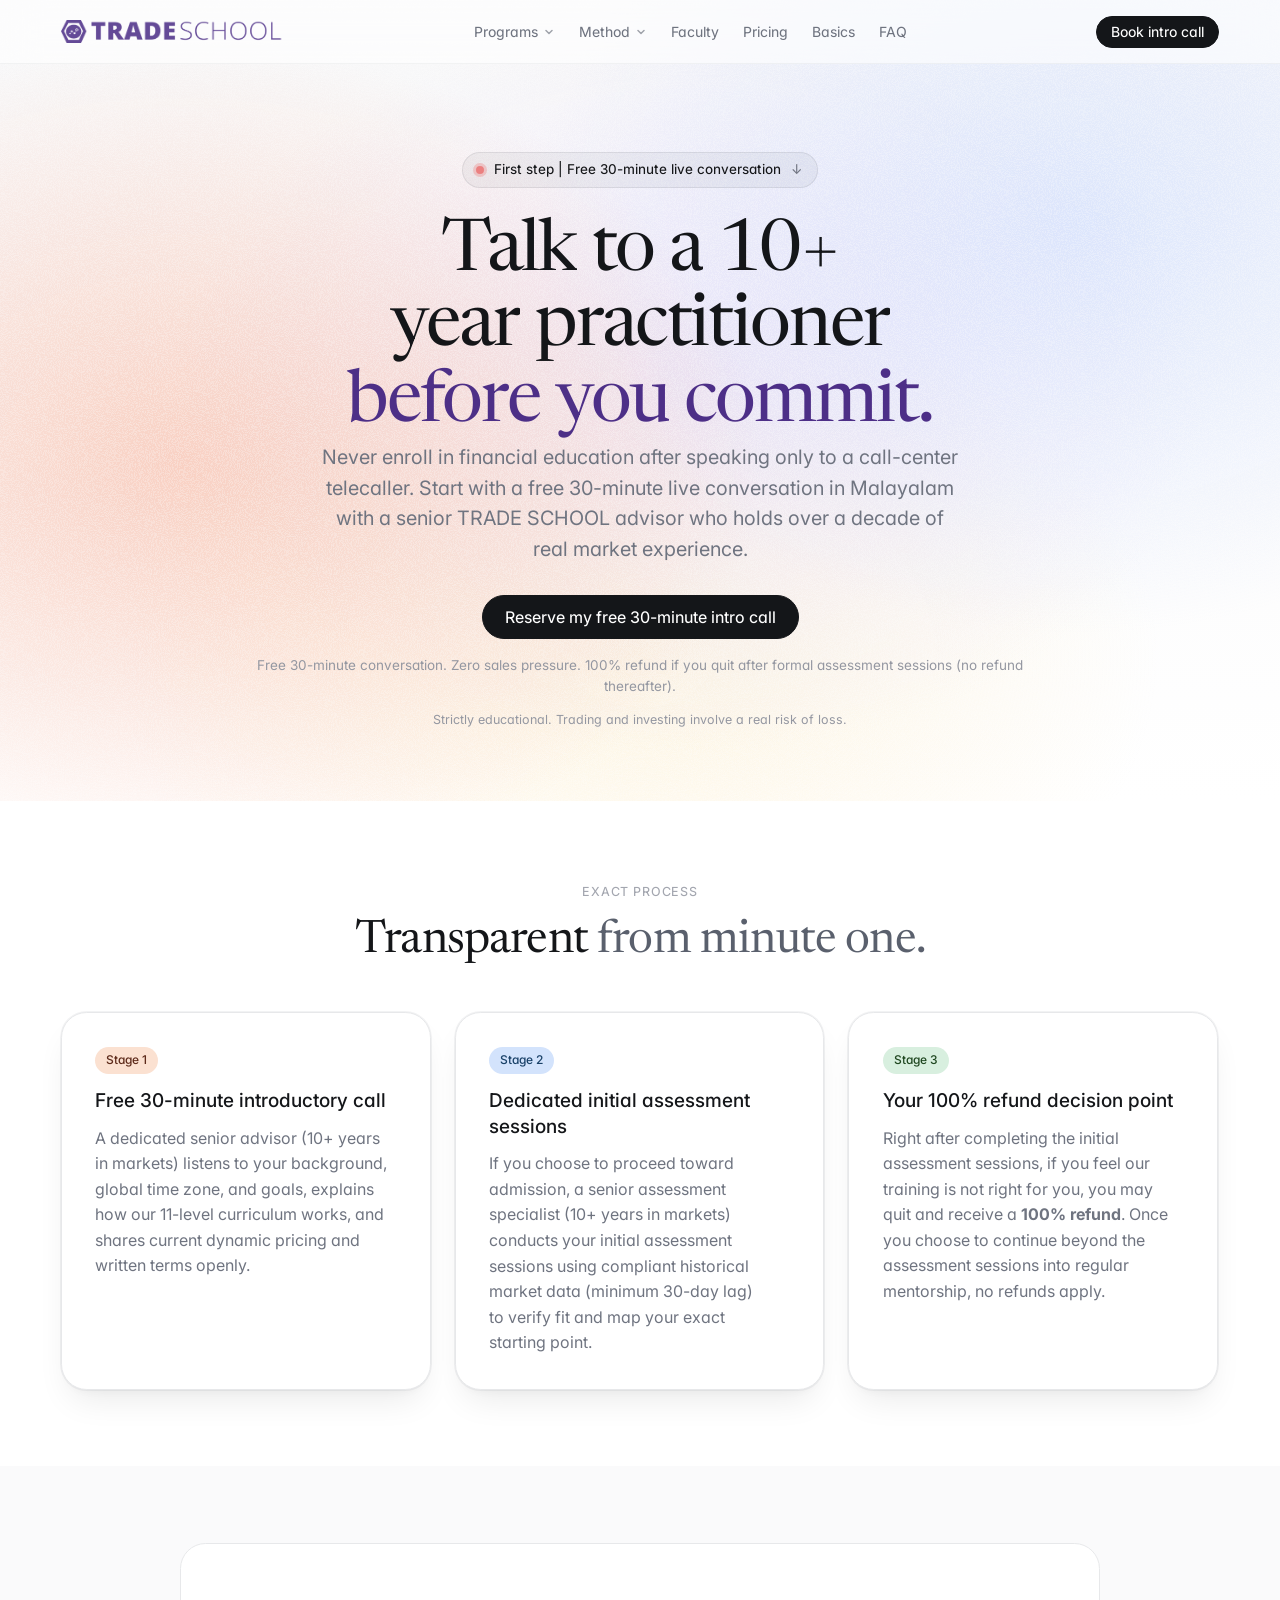
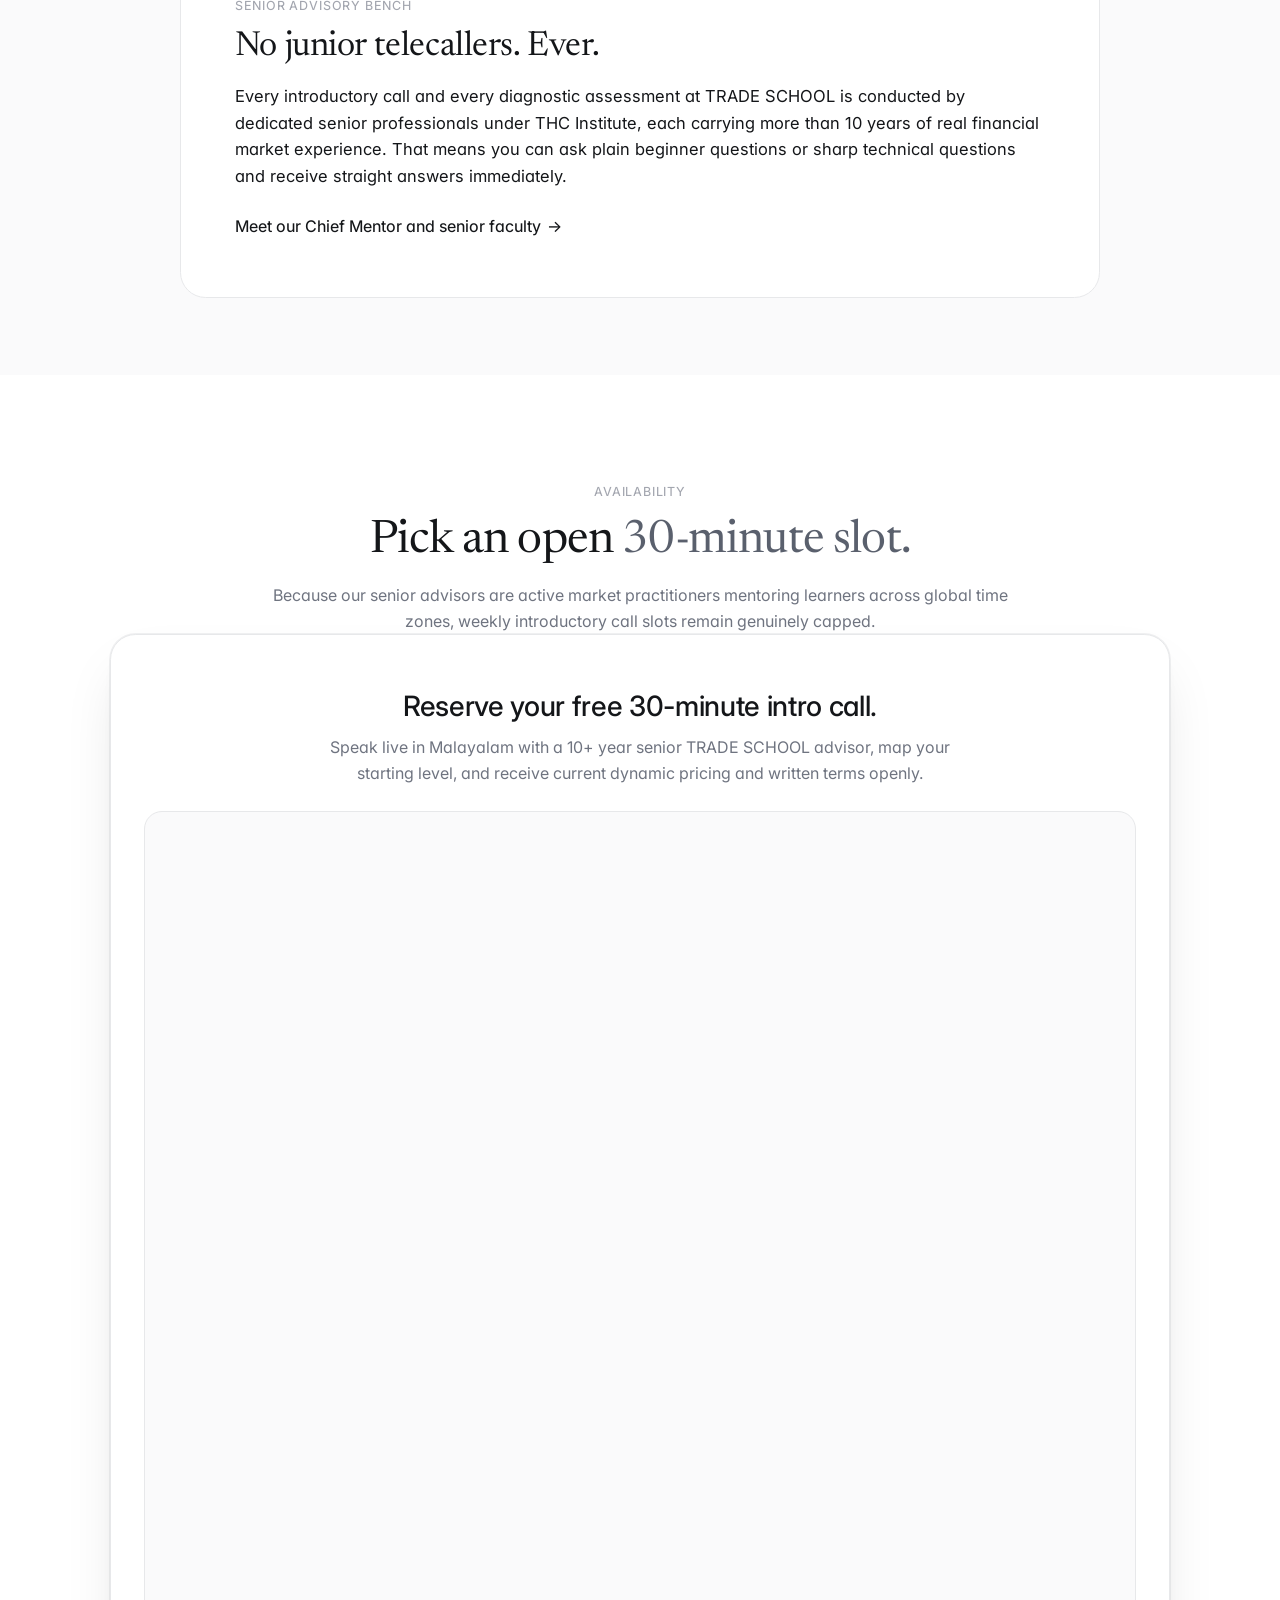
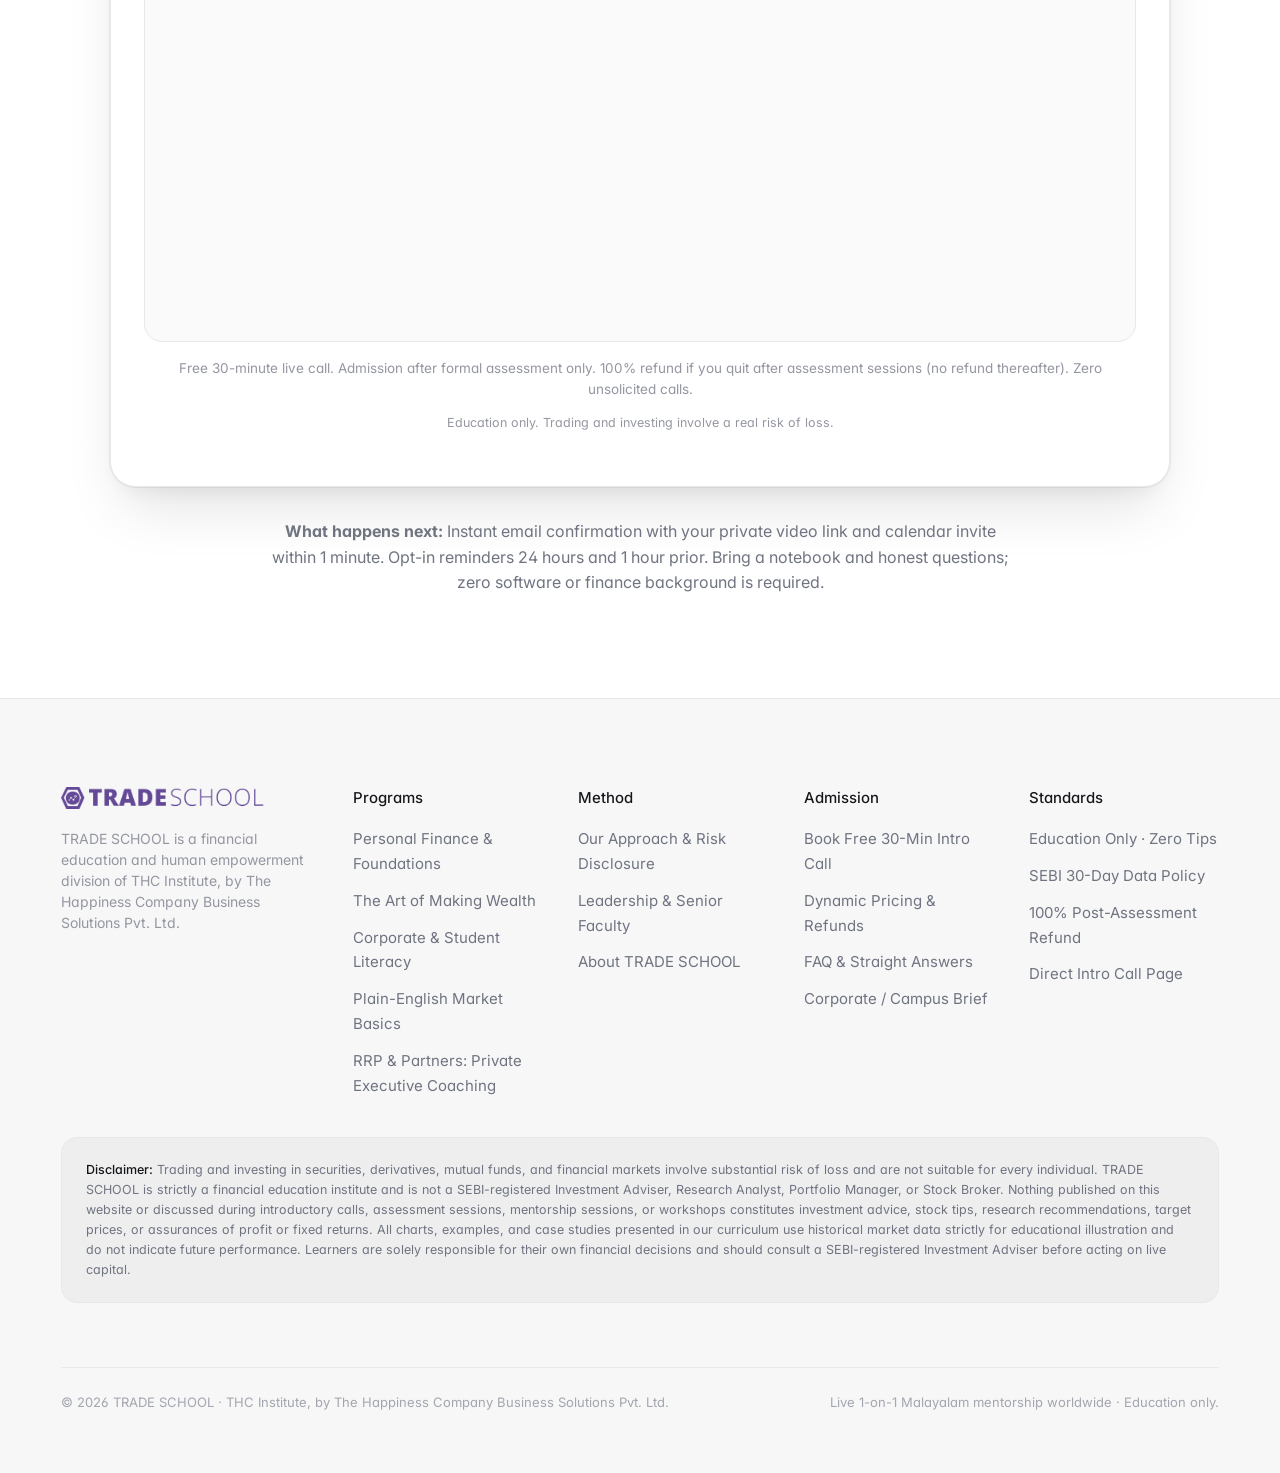
<file: intro-session.html>
<!DOCTYPE html>
<html lang="en">

<head>
  <meta charset="UTF-8">
  <meta name="viewport" content="width=device-width, initial-scale=1.0, viewport-fit=cover">
  <meta name="theme-color" content="#ffffff">
  <title>Book a Free 30-Minute Market Intro Call | TRADE SCHOOL</title>
  <meta name="description"
    content="Start with a free 30-minute live Malayalam call with a 10+ year senior advisor at TRADE SCHOOL. Map your starting level and learn how our Assessment Gate works.">
  <link rel="icon"
    href="data:image/svg+xml,%3Csvg xmlns='http://www.w3.org/2000/svg' viewBox='0 0 36 32'%3E%3Cpolygon points='9.6,2 26.4,2 34.2,16 26.4,30 9.6,30 1.8,16' fill='none' stroke='%234d2f87' stroke-width='3.1' stroke-linejoin='round'/%3E%3Ccircle cx='18' cy='16' r='9.4' fill='%234d2f87'/%3E%3Cpath d='M12.6 19.2L15.4 15.2L19 18.2L22.2 13.4' stroke='%23ffffff' stroke-width='1.35' stroke-linecap='round' stroke-linejoin='round' fill='none'/%3E%3Ccircle cx='12.6' cy='19.2' r='1.35' fill='%23ffffff'/%3E%3Ccircle cx='15.4' cy='15.2' r='1.85' fill='%23ffffff'/%3E%3Ccircle cx='19' cy='18.2' r='1.7' fill='%23ffffff'/%3E%3Ccircle cx='22.2' cy='13.4' r='2.55' fill='%23ffffff'/%3E%3Ccircle cx='22.2' cy='13.4' r='1.05' fill='%234d2f87'/%3E%3C/svg%3E">
  <link rel="preconnect" href="https://fonts.googleapis.com">
  <link rel="preconnect" href="https://fonts.gstatic.com" crossorigin>
  <link rel="stylesheet"
    href="https://fonts.googleapis.com/css2?family=Inter:wght@400..600&family=Newsreader:opsz,wght@6..72,400&display=swap">
  <link rel="stylesheet" href="css/styles.css">
  <!-- Schema: Event, EducationalOrganization -->
  <script type="application/ld+json">
  {
    "@context": "https://schema.org",
    "@graph": [
      {
        "@type": "EducationalOrganization",
        "name": "TRADE SCHOOL",
        "parentOrganization": {
          "@type": "Organization",
          "name": "THC Institute, by The Happiness Company Business Solutions Pvt. Ltd."
        }
      },
      {
        "@type": "Event",
        "name": "TRADE SCHOOL Free 30-Minute Market Intro Call",
        "description": "Free 30-minute live Malayalam introductory call with a 10+ year senior advisor at TRADE SCHOOL (THC Institute) to map your starting level, review dynamic pricing and written terms, and explain our Assessment Gate.",
        "eventAttendanceMode": "https://schema.org/OnlineEventAttendanceMode",
        "organizer": {
          "@type": "EducationalOrganization",
          "name": "TRADE SCHOOL"
        }
      }
    ]
  }
  </script>
</head>

<body>

  <!-- Global Navigation Bar -->
  <header class="site-header">
    <div class="nav-inner">
      <a href="index.html" class="brand-mark" aria-label="TRADE SCHOOL Home">
        <img src="assets/tradeschool-logo.png" alt="TRADE SCHOOL" class="brand-logo" width="223" height="24">
      </a>

      <nav class="desktop-nav" aria-label="Primary navigation">
        <div class="nav-dropdown">
          <button type="button" class="nav-drop-trigger" aria-expanded="false" aria-haspopup="true">
            <span>Programs</span>
            <svg class="nav-drop-caret" viewBox="0 0 12 12" fill="none" stroke="currentColor" stroke-width="1.5" stroke-linecap="round" stroke-linejoin="round" aria-hidden="true"><path d="M3 4.5L6 7.5L9 4.5" /></svg>
          </button>
          <div class="nav-drop-menu" role="menu">
            <a href="personal-finance.html" class="nav-drop-item" role="menuitem">
              <span class="nav-drop-item__title">Personal Finance &amp; Market Foundations</span>
              <span class="nav-drop-item__sub">Recommended starting point for beginners</span>
            </a>
            <a href="art-of-making-wealth.html" class="nav-drop-item" role="menuitem">
              <span class="nav-drop-item__title">The Art of Making Wealth</span>
              <span class="nav-drop-item__sub">Flagship 1-on-1 mentorship (11 levels, beginner to HNI)</span>
            </a>
            <a href="corporate-campus.html" class="nav-drop-item" role="menuitem">
              <span class="nav-drop-item__title">Corporate Wellness &amp; Student Literacy</span>
              <span class="nav-drop-item__sub">Conflict-free Malayalam workshops for companies &amp; campuses</span>
            </a>
          </div>
        </div>

        <div class="nav-dropdown">
          <button type="button" class="nav-drop-trigger" aria-expanded="false" aria-haspopup="true">
            <span>Method</span>
            <svg class="nav-drop-caret" viewBox="0 0 12 12" fill="none" stroke="currentColor" stroke-width="1.5" stroke-linecap="round" stroke-linejoin="round" aria-hidden="true"><path d="M3 4.5L6 7.5L9 4.5" /></svg>
          </button>
          <div class="nav-drop-menu" role="menu">
            <a href="approach-risk.html" class="nav-drop-item" role="menuitem">
              <span class="nav-drop-item__title">Our Approach &amp; Risk Disclosure</span>
              <span class="nav-drop-item__sub">Education-only boundaries &amp; SEBI 30-day data lag</span>
            </a>
            <a href="about.html" class="nav-drop-item" role="menuitem">
              <span class="nav-drop-item__title">About TRADE SCHOOL</span>
              <span class="nav-drop-item__sub">THC Institute &middot; Small on purpose, built to last</span>
            </a>
          </div>
        </div>

        <a href="mentor.html">Faculty</a>
        <a href="pricing.html">Pricing</a>
        <a href="market-basics.html">Basics</a>
        <a href="faq.html">FAQ</a>
      </nav>

      <div class="nav-actions">
        <a href="#booking-form" class="btn btn--primary btn--sm">Book intro call</a>
        <button id="mobile-menu-btn" class="mobile-menu-btn" aria-label="Open navigation menu" aria-expanded="false" aria-controls="mobile-drawer">
          <svg width="20" height="20" viewBox="0 0 20 20" fill="none" stroke="currentColor" stroke-width="1.6" stroke-linecap="round"><path d="M3 6H17M3 10H17M3 14H17" /></svg>
        </button>
      </div>
    </div>
  </header>

  <!-- Mobile Navigation Drawer -->
  <nav id="mobile-drawer" class="mobile-drawer" aria-label="Mobile navigation" aria-hidden="true">
    <div>
      <div class="mobile-drawer__top">
        <a href="index.html" class="brand-mark">
          <img src="assets/tradeschool-logo.png" alt="TRADE SCHOOL" class="brand-logo" width="223" height="24">
        </a>
        <button id="mobile-close-btn" class="mobile-menu-btn" style="display:inline-flex" aria-label="Close menu">
          <svg width="20" height="20" viewBox="0 0 20 20" fill="none" stroke="currentColor" stroke-width="1.6" stroke-linecap="round"><path d="M5 5L15 15M15 5L5 15" /></svg>
        </button>
      </div>
      <div class="mobile-drawer__links">
        <a href="art-of-making-wealth.html">Programs</a>
        <div class="mobile-drawer__sub">
          <a href="personal-finance.html">Personal Finance &amp; Market Foundations</a>
          <a href="art-of-making-wealth.html">The Art of Making Wealth (11-Level Flagship)</a>
          <a href="corporate-campus.html">Corporate Wellness &amp; Student Literacy</a>
        </div>
        <a href="approach-risk.html">Method</a>
        <div class="mobile-drawer__sub">
          <a href="approach-risk.html">Our Approach &amp; Risk Disclosure</a>
          <a href="about.html">About TRADE SCHOOL</a>
        </div>
        <a href="mentor.html">Faculty</a>
        <a href="pricing.html">Pricing</a>
        <a href="market-basics.html">Basics</a>
        <a href="faq.html">FAQ</a>
      </div>
    </div>
    <div class="mobile-drawer__footer">
      <a href="#booking-form" class="btn btn--primary">Reserve my free 30-minute intro call</a>
      <span class="t-caption">First step &middot; Free 30-minute live conversation</span>
    </div>
  </nav>

  <main>
    <!-- ================================================================
         1. HERO -- Free 30-Minute Intro Call & Assessment Gateway
         ================================================================ -->
    <section class="hero-steep" style="padding-bottom:72px;">
      <div class="hero-steep__bg" aria-hidden="true"></div>
      <div class="grain-overlay" aria-hidden="true"></div>

      <div class="wrap" style="position:relative;z-index:2;">
        <div class="hero-steep__center" style="max-width:780px;padding-top:24px;">
          <a href="#booking-form" class="announcement-pill">
            <span class="announcement-pill__dot" aria-hidden="true"></span>
            <span class="eb-full">First step | Free 30-minute live conversation</span>
            <span class="eb-short">First step | Free 30-min call</span>
            <span class="announcement-pill__arrow" aria-hidden="true">&darr;</span>
          </a>

          <h1 class="t-hero-sharp" data-word-reveal>
            Talk to a 10+ year practitioner <span class="t-muted-tone">before you commit.</span>
          </h1>

          <p class="t-hero-support mt-24" style="max-width:640px;">
            Never enroll in financial education after speaking only to a call-center telecaller. Start with a free 30-minute live conversation in Malayalam with a senior TRADE SCHOOL advisor who holds over a decade of real market experience.
          </p>

          <div class="btn-row">
            <a href="#booking-form" class="btn btn--primary">Reserve my free 30-minute intro call</a>
          </div>
          <p class="hero-steep__reassurance">Free 30-minute conversation. Zero sales pressure. 100% refund if you quit after formal assessment sessions (no refund thereafter).</p>
          <p class="risk-note">Strictly educational. Trading and investing involve a real risk of loss.</p>
        </div>
      </div>
    </section>

    <!-- ================================================================
         2. HOW YOUR ONBOARDING WORKS CLEANLY IN THREE STAGES
         ================================================================ -->
    <section class="section section--tight section--paper">
      <div class="wrap">
        <div class="centered-lead centered-lead--wide reveal">
          <span class="t-eyebrow">Exact process</span>
          <h2 class="t-chapter--mid mt-12">Transparent <span class="t-muted-tone">from minute one.</span></h2>
        </div>

        <div class="agenda-grid reveal">
          <article class="agenda-card">
            <span class="agenda-card__time">Stage 1</span>
            <h3 class="t-feature-title">Free 30-minute introductory call</h3>
            <p class="t-body mt-12">
              A dedicated senior advisor (10+ years in markets) listens to your background, global time zone, and goals, explains how our 11-level curriculum works, and shares current dynamic pricing and written terms openly.
            </p>
          </article>

          <article class="agenda-card agenda-card--sky">
            <span class="agenda-card__time">Stage 2</span>
            <h3 class="t-feature-title">Dedicated initial assessment sessions</h3>
            <p class="t-body mt-12">
              If you choose to proceed toward admission, a senior assessment specialist (10+ years in markets) conducts your initial assessment sessions using compliant historical market data (minimum 30-day lag) to verify fit and map your exact starting point.
            </p>
          </article>

          <article class="agenda-card agenda-card--mint">
            <span class="agenda-card__time">Stage 3</span>
            <h3 class="t-feature-title">Your 100% refund decision point</h3>
            <p class="t-body mt-12">
              Right after completing the initial assessment sessions, if you feel our training is not right for you, you may quit and receive a <strong>100% refund</strong>. Once you choose to continue beyond the assessment sessions into regular mentorship, no refunds apply.
            </p>
          </article>
        </div>
      </div>
    </section>

    <!-- ================================================================
         3. WHO HOSTS YOUR CALL -- Senior Advisory Bench
         ================================================================ -->
    <section class="section section--tight section--fog">
      <div class="wrap">
        <div class="editorial-quote-card reveal" style="max-width:920px;margin-left:auto;margin-right:auto;background:#ffffff;border:1px solid var(--color-rule);">
          <span class="t-eyebrow">Senior advisory bench</span>
          <h2 class="t-editorial mt-12">No junior telecallers. Ever.</h2>
          <p class="t-body mt-16" style="font-size:16.5px;color:var(--color-ink);">
            Every introductory call and every diagnostic assessment at TRADE SCHOOL is conducted by dedicated senior professionals under THC Institute, each carrying more than 10 years of real financial market experience. That means you can ask plain beginner questions or sharp technical questions and receive straight answers immediately.
          </p>
          <div class="mt-20">
            <a href="mentor.html" class="link-arrow">Meet our Chief Mentor and senior faculty <span class="arrow" aria-hidden="true">&rarr;</span></a>
          </div>
        </div>
      </div>
    </section>

    <!-- ================================================================
         4. REQUEST YOUR SLOT -- Live zcal Scheduling Widget
         ================================================================ -->
    <section class="section section--paper" id="booking-form">
      <div class="wrap">
        <div class="centered-lead centered-lead--wide reveal">
          <span class="t-eyebrow">Availability</span>
          <h2 class="t-chapter--mid mt-12">Pick an open <span class="t-muted-tone">30-minute slot.</span></h2>
          <p class="t-body mt-16">
            Because our senior advisors are active market practitioners mentoring learners across global time zones, weekly introductory call slots remain genuinely capped.
          </p>
        </div>

        <div class="form-shell form-shell--wide form-shell--booking mt-32 reveal">
          <div style="text-align:center;max-width:640px;margin:0 auto;">
            <h3 class="t-panel-title">Reserve your free 30-minute intro call.</h3>
            <p class="t-body mt-12">
              Speak live in Malayalam with a 10+ year senior TRADE SCHOOL advisor, map your starting level, and receive current dynamic pricing and written terms openly.
            </p>
          </div>

          <!-- Live zcal Scheduling Widget (Updated Desktop Iframe >= 1024px; Existing Inline Widget on Mobile & Smaller Screens) -->
          <div class="zcal-embed-wrap mt-24" id="zcal-embed-root">
            <div class="zcal-inline-widget"><a href="https://zcal.co/i/YAkrlzRI">30-minute mentor session - Schedule a meeting</a></div>
          </div>
          <script>
            (function () {
              var root = document.getElementById('zcal-embed-root');
              if (!root) return;
              var mq = window.matchMedia('(min-width: 1024px)');
              var activeMode = null;

              function mountZcal() {
                var mode = mq.matches ? 'desktop' : 'mobile';
                if (mode === activeMode) return;
                activeMode = mode;

                if (mode === 'desktop') {
                  root.innerHTML =
                    '<div class="zcal-embed--desktop">' +
                      '<iframe src="https://zcal.co/i/YAkrlzRI?embed=1&embedType=iframe" title="30-minute mentor session - Schedule a meeting" loading="lazy" style="border:none; min-width: 320px; min-height: 544px; height: 1113px; width: 901px" id="zcal-invite" scrolling="no"></iframe>' +
                    '</div>';
                } else {
                  root.innerHTML =
                    '<div class="zcal-embed--mobile">' +
                      '<div class="zcal-inline-widget"><a href="https://zcal.co/i/YAkrlzRI">30-minute mentor session - Schedule a meeting</a></div>' +
                    '</div>';
                  var oldScript = document.getElementById('zcal-embed-script');
                  if (oldScript) oldScript.remove();
                  var s = document.createElement('script');
                  s.id = 'zcal-embed-script';
                  s.type = 'text/javascript';
                  s.async = true;
                  s.src = 'https://static.zcal.co/embed/v1/embed.js';
                  document.head.appendChild(s);
                }
              }

              mountZcal();
              if (mq.addEventListener) {
                mq.addEventListener('change', mountZcal);
              } else if (mq.addListener) {
                mq.addListener(mountZcal);
              }
            })();
          </script>

          <p class="hero-steep__reassurance" style="text-align:center;">Free 30-minute live call. Admission after formal assessment only. 100% refund if you quit after assessment sessions (no refund thereafter). Zero unsolicited calls.</p>
          <p class="risk-note" style="text-align:center;">Education only. Trading and investing involve a real risk of loss.</p>
        </div>

        <div class="prose-narrow mt-32 reveal" style="text-align:center;">
          <p class="t-body">
            <strong>What happens next:</strong> Instant email confirmation with your private video link and calendar invite within 1 minute. Opt-in reminders 24 hours and 1 hour prior. Bring a notebook and honest questions; zero software or finance background is required.
          </p>
        </div>
      </div>
    </section>
  </main>

  <!-- Global Footer -->
  <footer class="site-footer">
    <div class="wrap">
      <div class="footer-grid">
        <div class="footer-brand-col">
          <a href="index.html" class="brand-mark" aria-label="TRADE SCHOOL Home">
            <img src="assets/tradeschool-logo.png" alt="TRADE SCHOOL" class="brand-logo" width="223" height="24">
          </a>
          <p class="t-caption mt-12">TRADE SCHOOL is a financial education and human empowerment division of THC Institute, by The Happiness Company Business Solutions Pvt. Ltd.</p>
        </div>
        <div>
          <h3 class="footer-col__title">Programs</h3>
          <ul class="footer-col__list">
            <li><a href="personal-finance.html">Personal Finance &amp; Foundations</a></li>
            <li><a href="art-of-making-wealth.html">The Art of Making Wealth</a></li>
            <li><a href="corporate-campus.html">Corporate &amp; Student Literacy</a></li>
            <li><a href="market-basics.html">Plain-English Market Basics</a></li>
            <li><a href="premium-hni.html">RRP &amp; Partners: Private Executive Coaching</a></li>
          </ul>
        </div>
        <div>
          <h3 class="footer-col__title">Method</h3>
          <ul class="footer-col__list">
            <li><a href="approach-risk.html">Our Approach &amp; Risk Disclosure</a></li>
            <li><a href="mentor.html">Leadership &amp; Senior Faculty</a></li>
            <li><a href="about.html">About TRADE SCHOOL</a></li>
          </ul>
        </div>
        <div>
          <h3 class="footer-col__title">Admission</h3>
          <ul class="footer-col__list">
            <li><a href="intro-session.html">Book Free 30-Min Intro Call</a></li>
            <li><a href="pricing.html">Dynamic Pricing &amp; Refunds</a></li>
            <li><a href="faq.html">FAQ &amp; Straight Answers</a></li>
            <li><a href="corporate-campus.html#workshop-brief">Corporate / Campus Brief</a></li>
          </ul>
        </div>
        <div>
          <h3 class="footer-col__title">Standards</h3>
          <ul class="footer-col__list">
            <li><a href="approach-risk.html#disclosure">Education Only &middot; Zero Tips</a></li>
            <li><a href="approach-risk.html#standards">SEBI 30-Day Data Policy</a></li>
            <li><a href="pricing.html#refund-policy">100% Post-Assessment Refund</a></li>
            <li><a href="start.html">Direct Intro Call Page</a></li>
          </ul>
        </div>
      </div>

      <div class="footer-disclaimer" role="note" aria-label="Disclaimer">
        <strong>Disclaimer:</strong> Trading and investing in securities, derivatives, mutual funds, and financial markets involve substantial risk of loss and are not suitable for every individual. TRADE SCHOOL is strictly a financial education institute and is not a SEBI-registered Investment Adviser, Research Analyst, Portfolio Manager, or Stock Broker. Nothing published on this website or discussed during introductory calls, assessment sessions, mentorship sessions, or workshops constitutes investment advice, stock tips, research recommendations, target prices, or assurances of profit or fixed returns. All charts, examples, and case studies presented in our curriculum use historical market data strictly for educational illustration and do not indicate future performance. Learners are solely responsible for their own financial decisions and should consult a SEBI-registered Investment Adviser before acting on live capital.
      </div>

      <div class="footer-meta">
        <span>&copy; 2026 TRADE SCHOOL &middot; THC Institute, by The Happiness Company Business Solutions Pvt. Ltd.</span>
        <span>Live 1-on-1 Malayalam mentorship worldwide &middot; Education only.</span>
      </div>
    </div>
  </footer>

  <script src="js/scripts.js"></script>
</body>

</html>
</file>
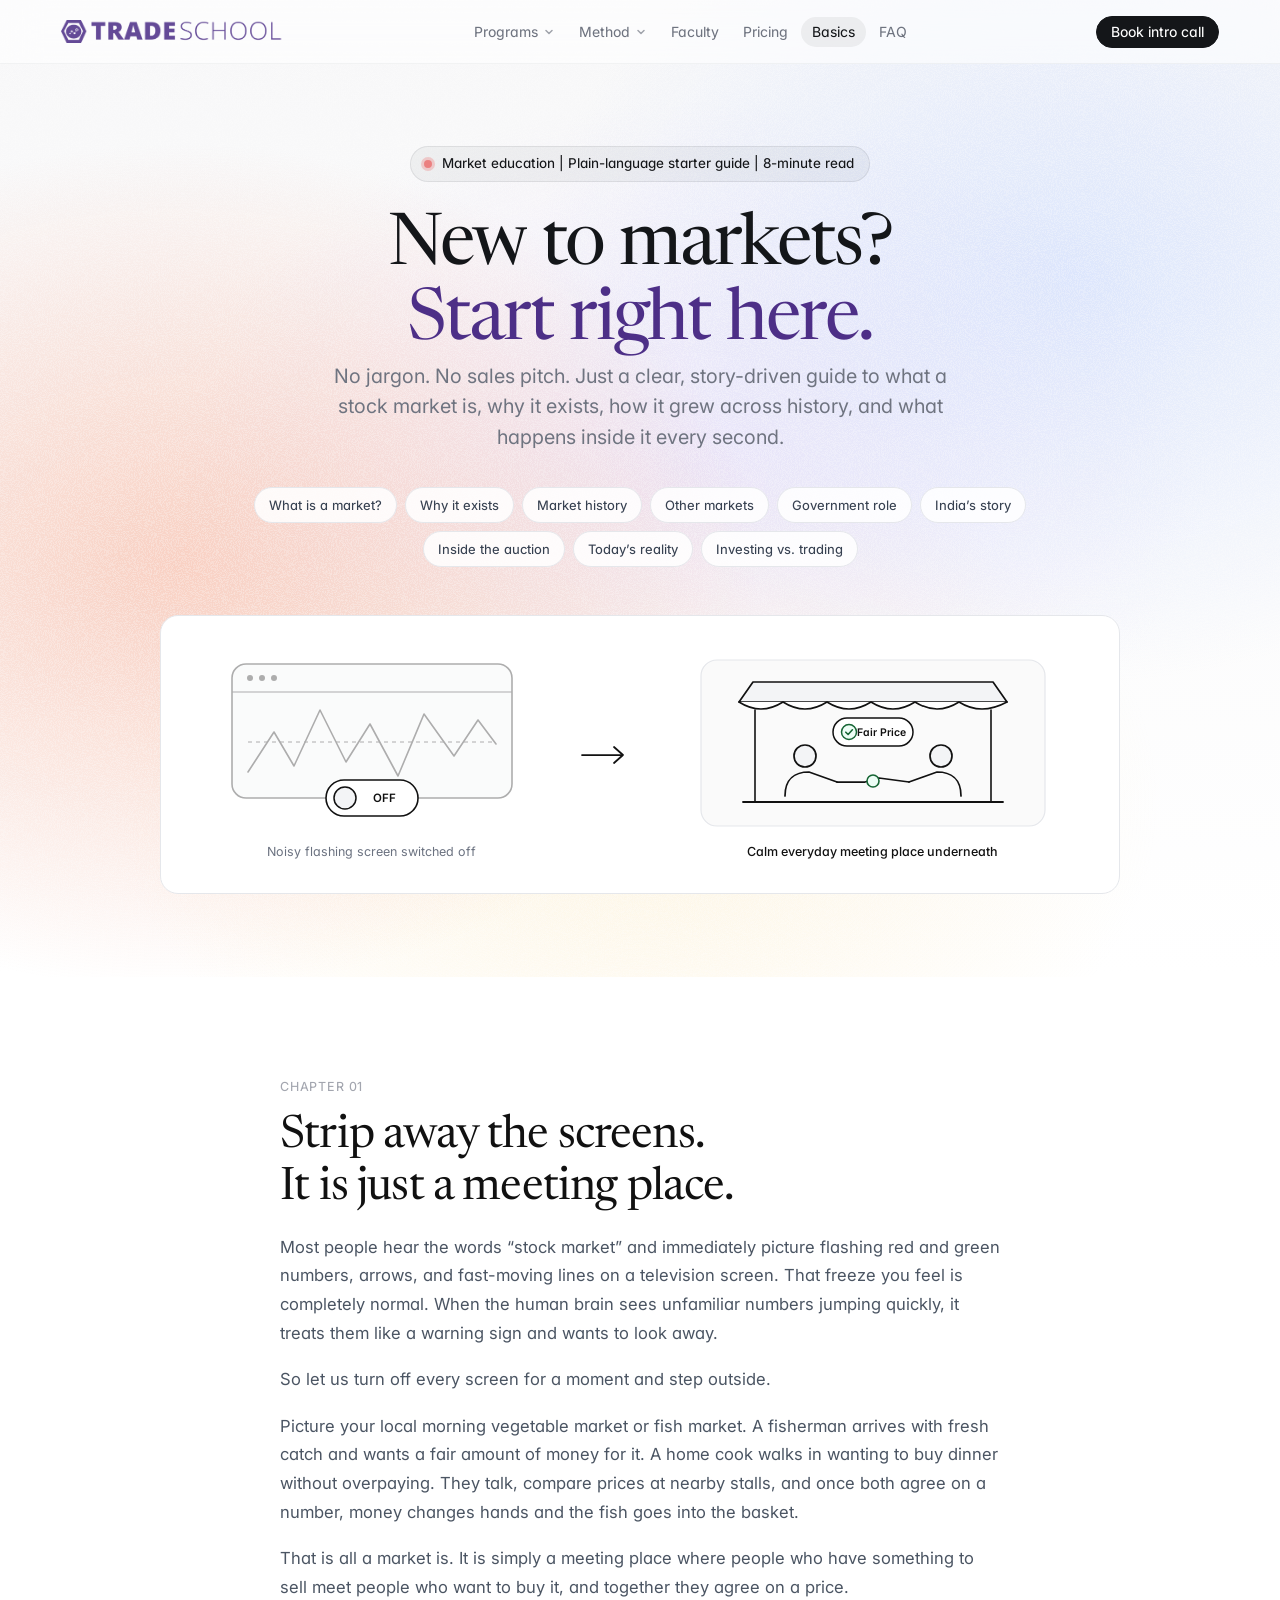
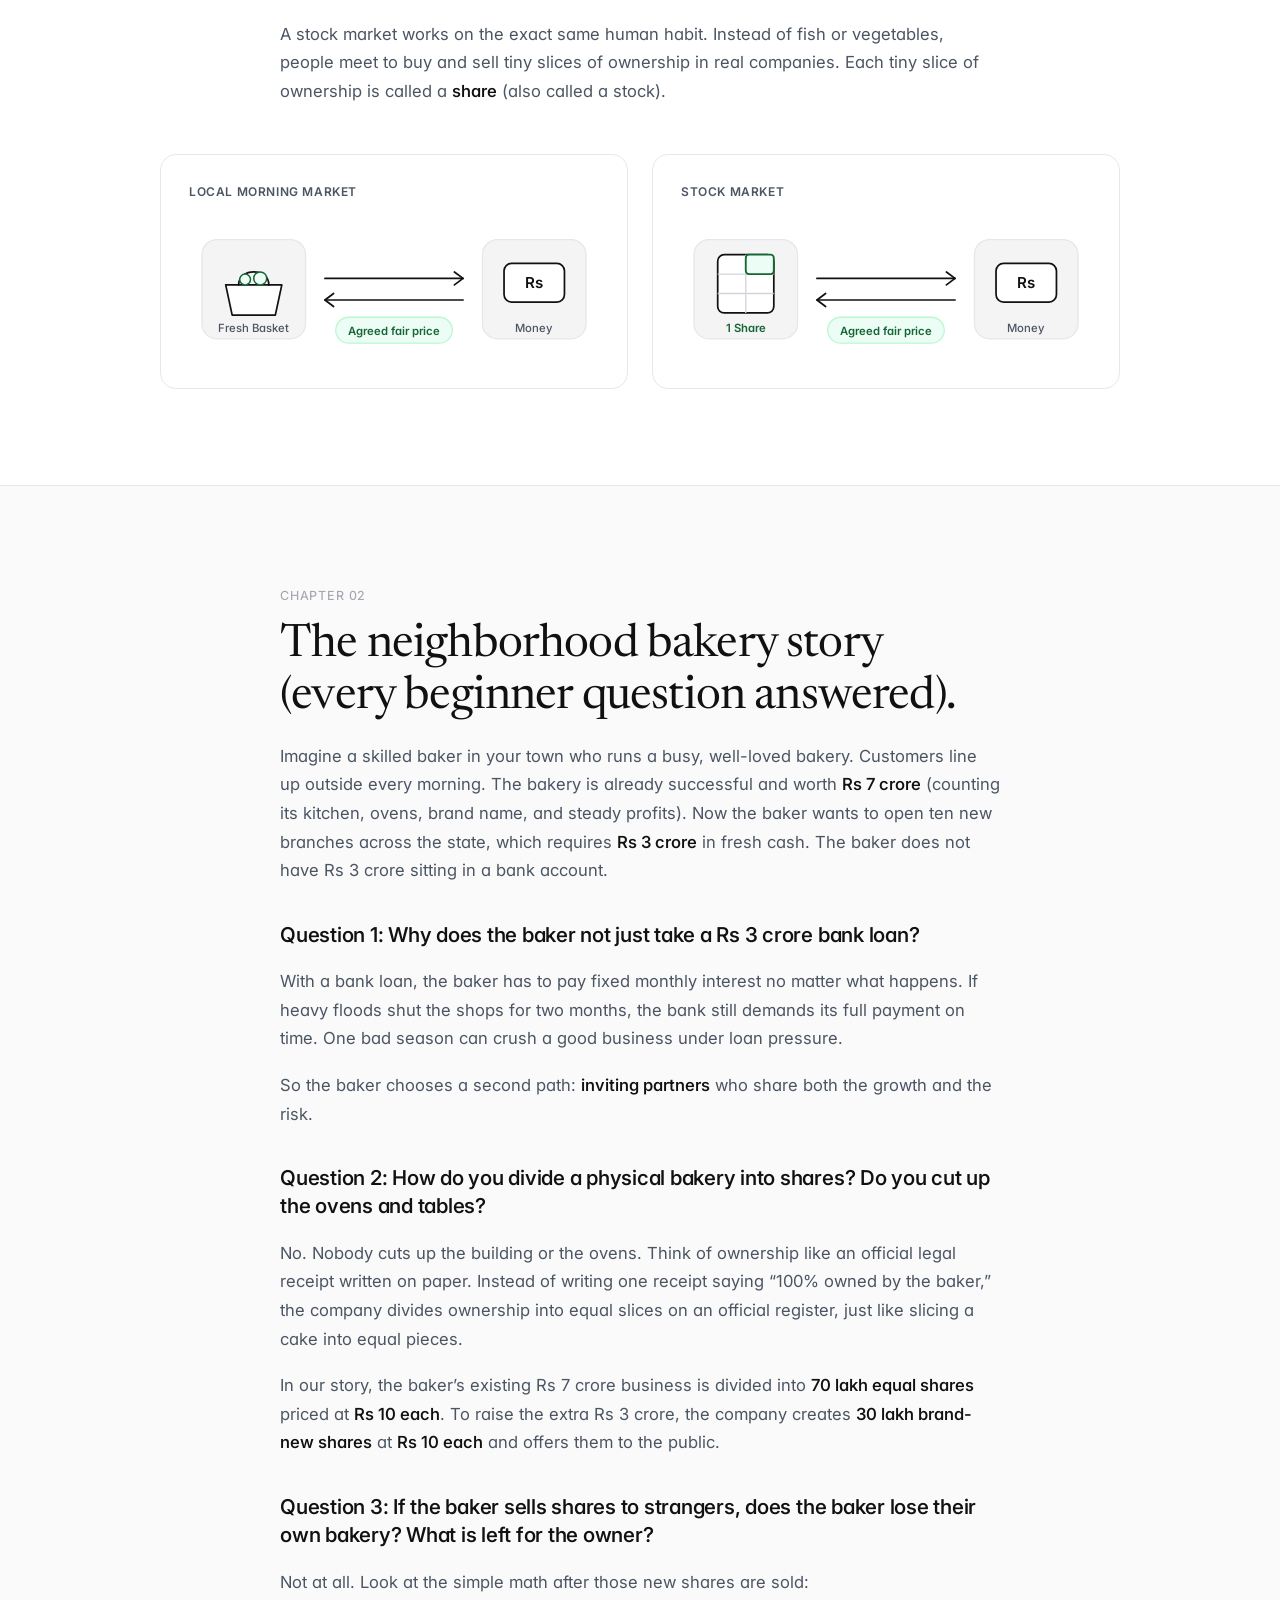
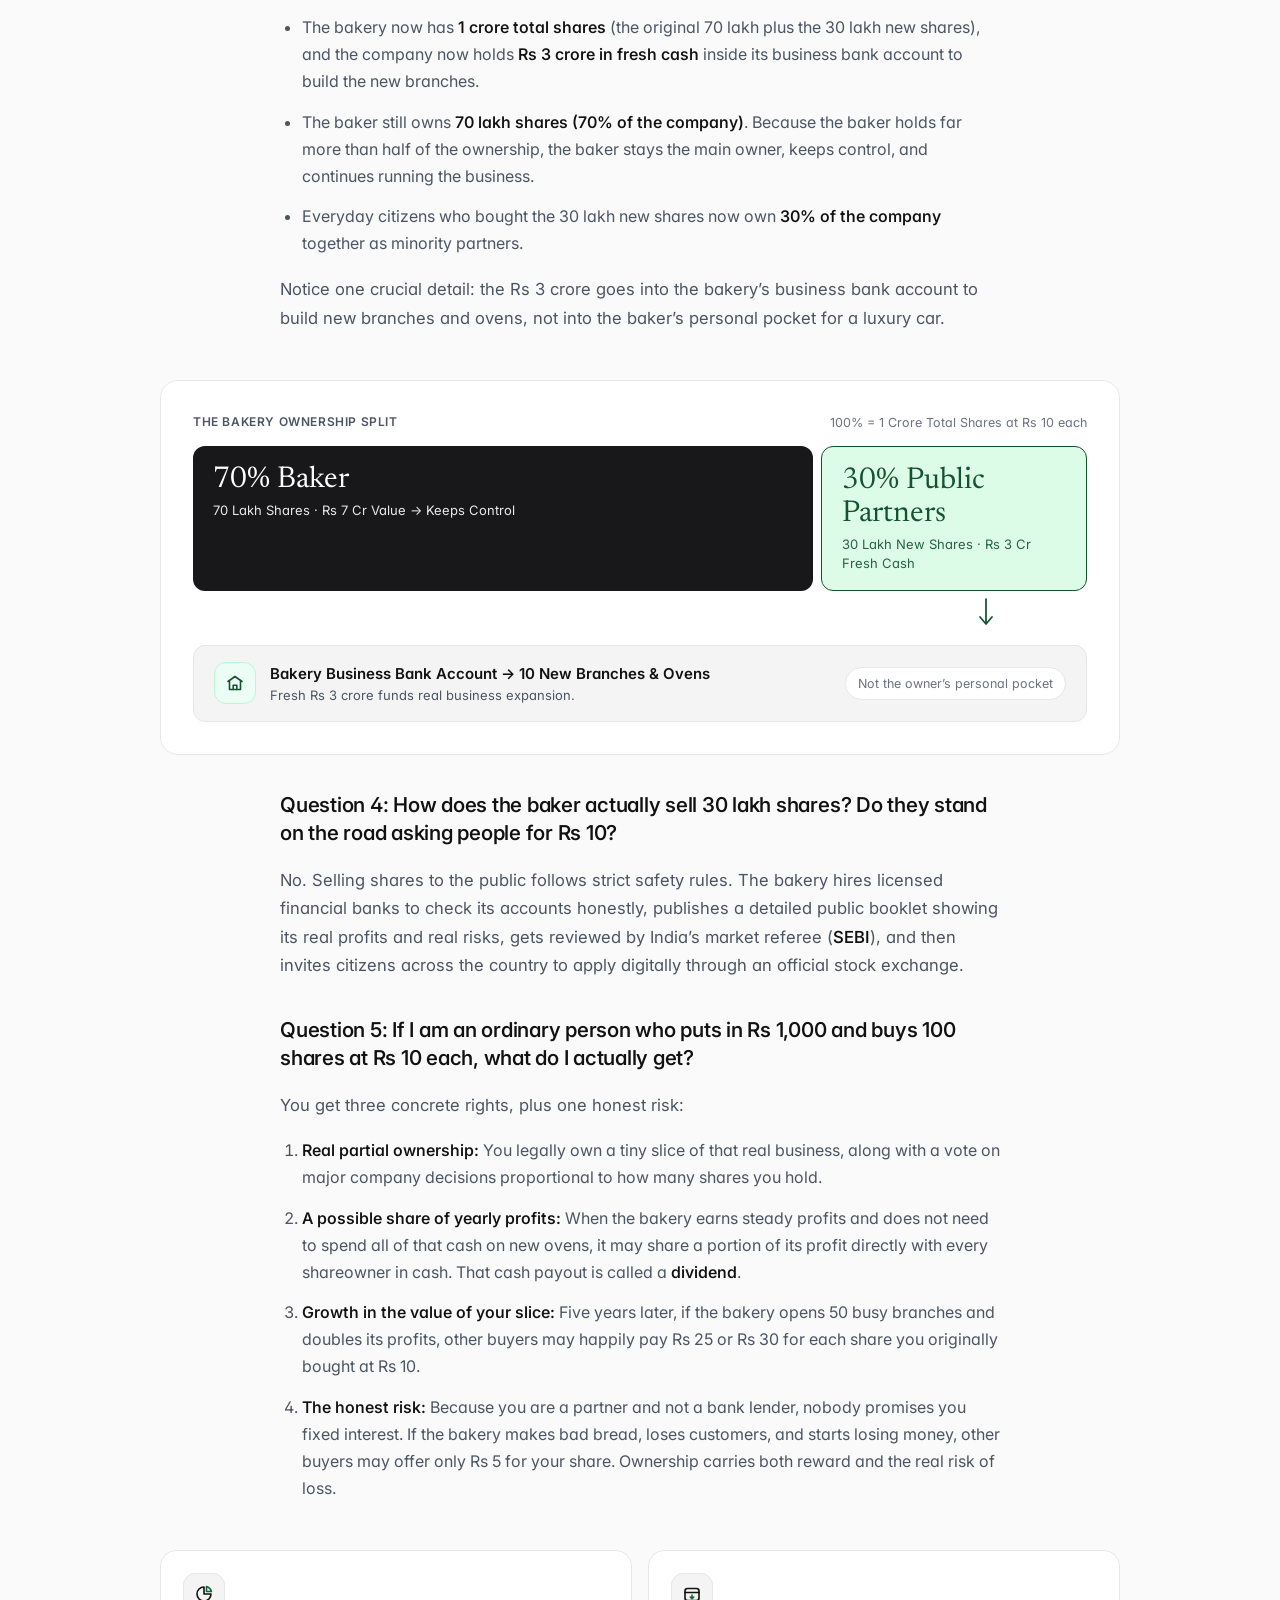
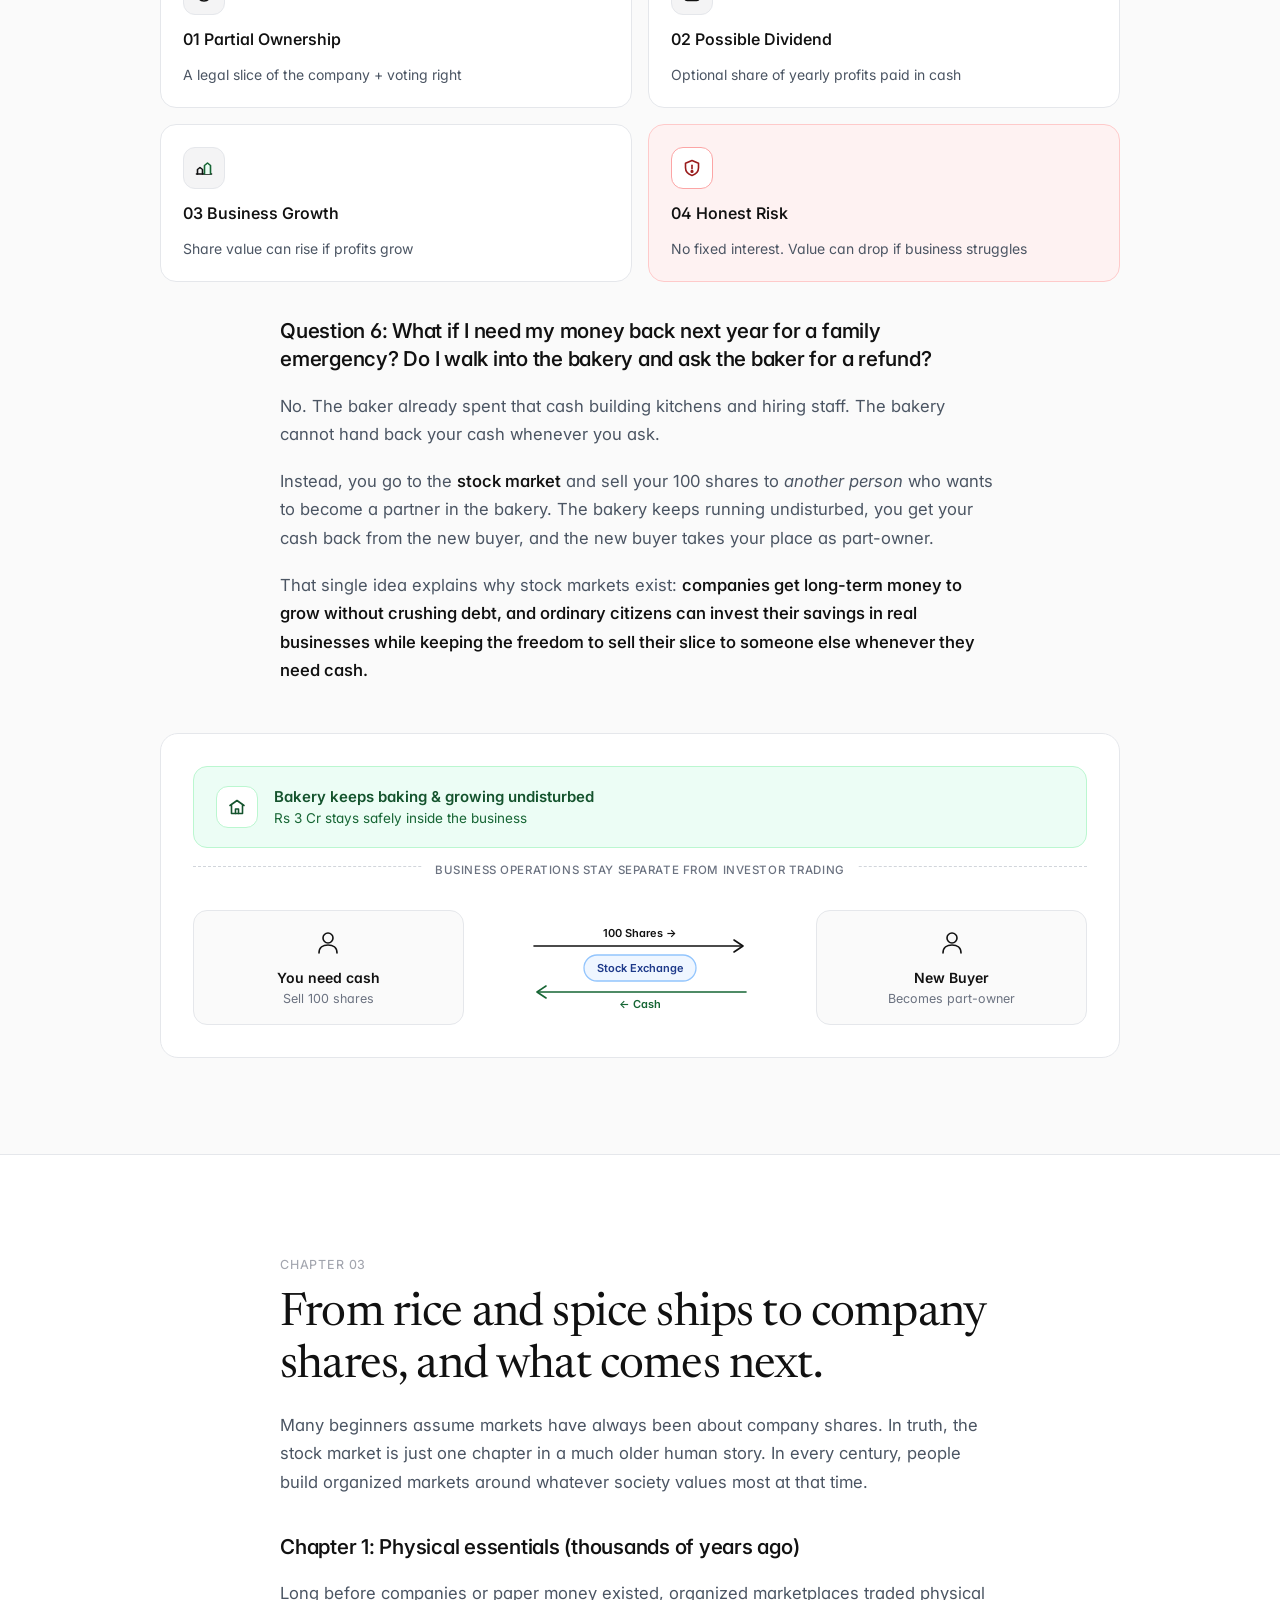
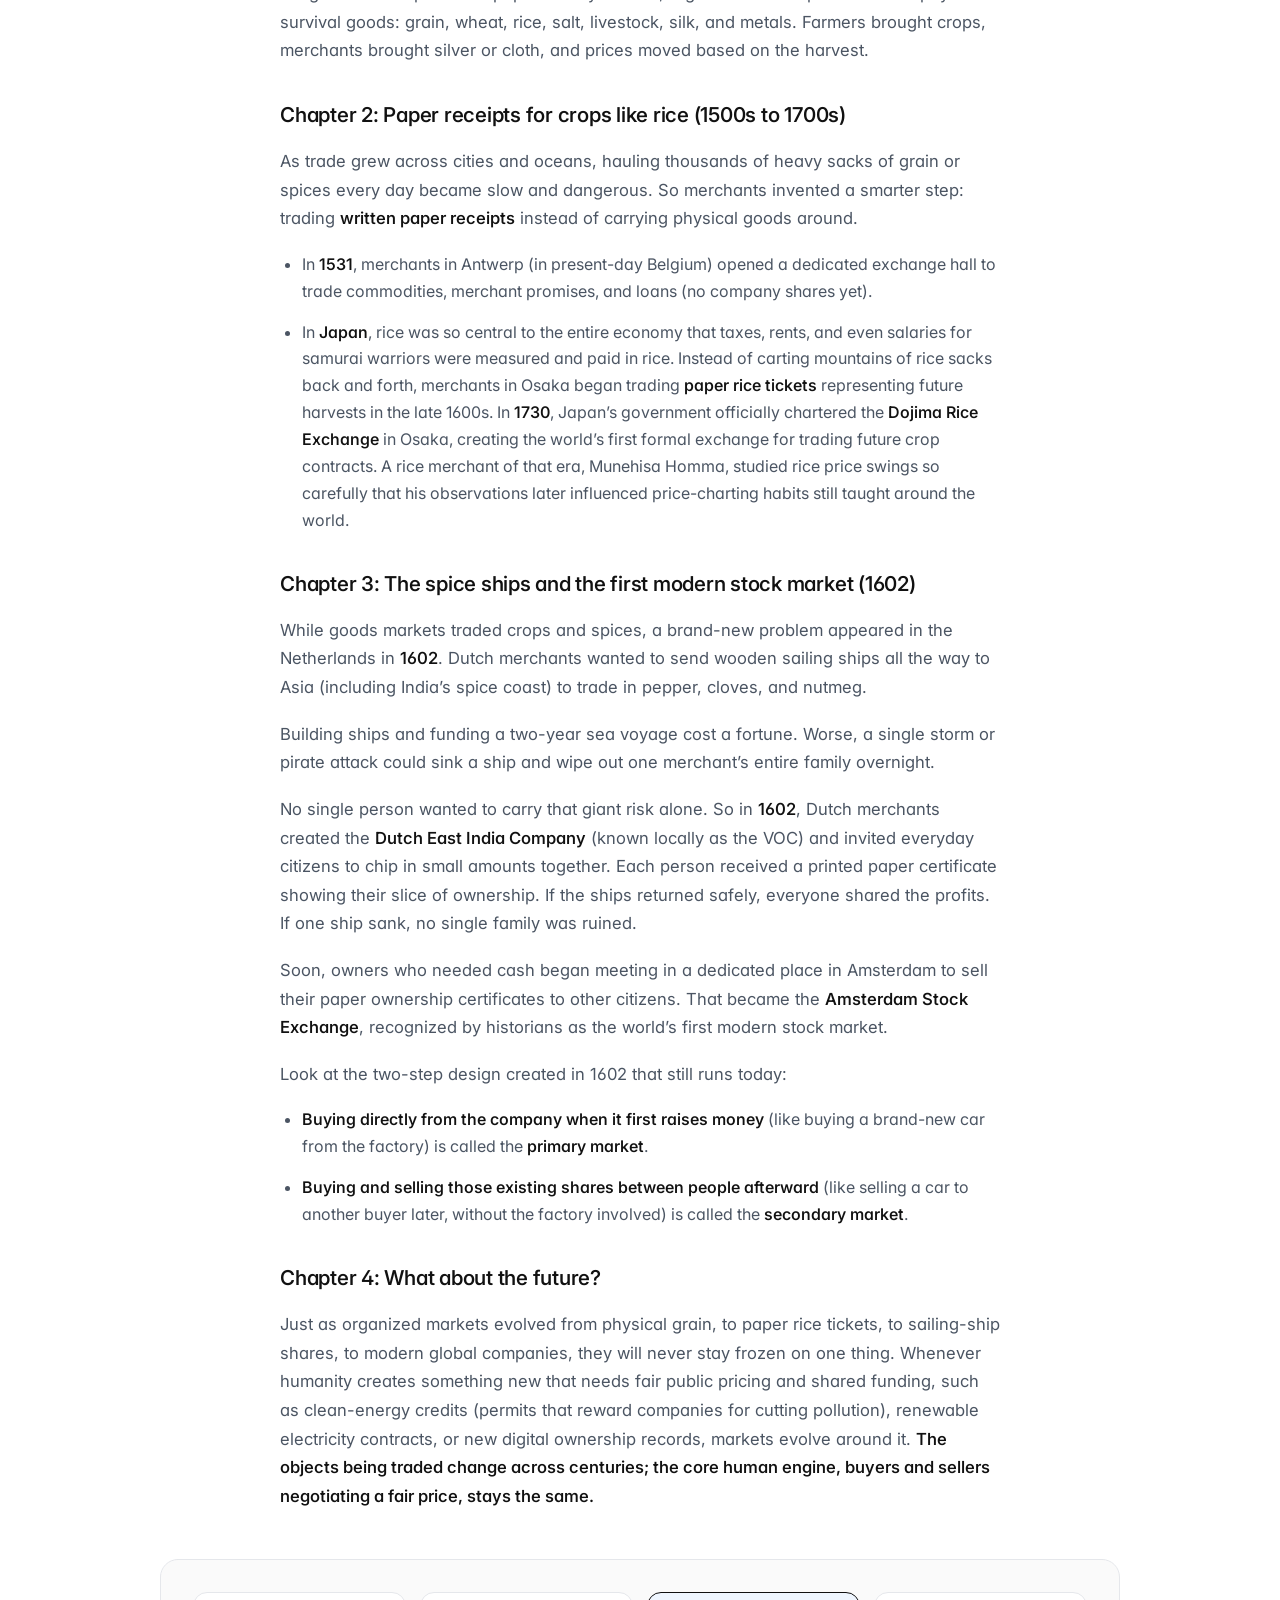
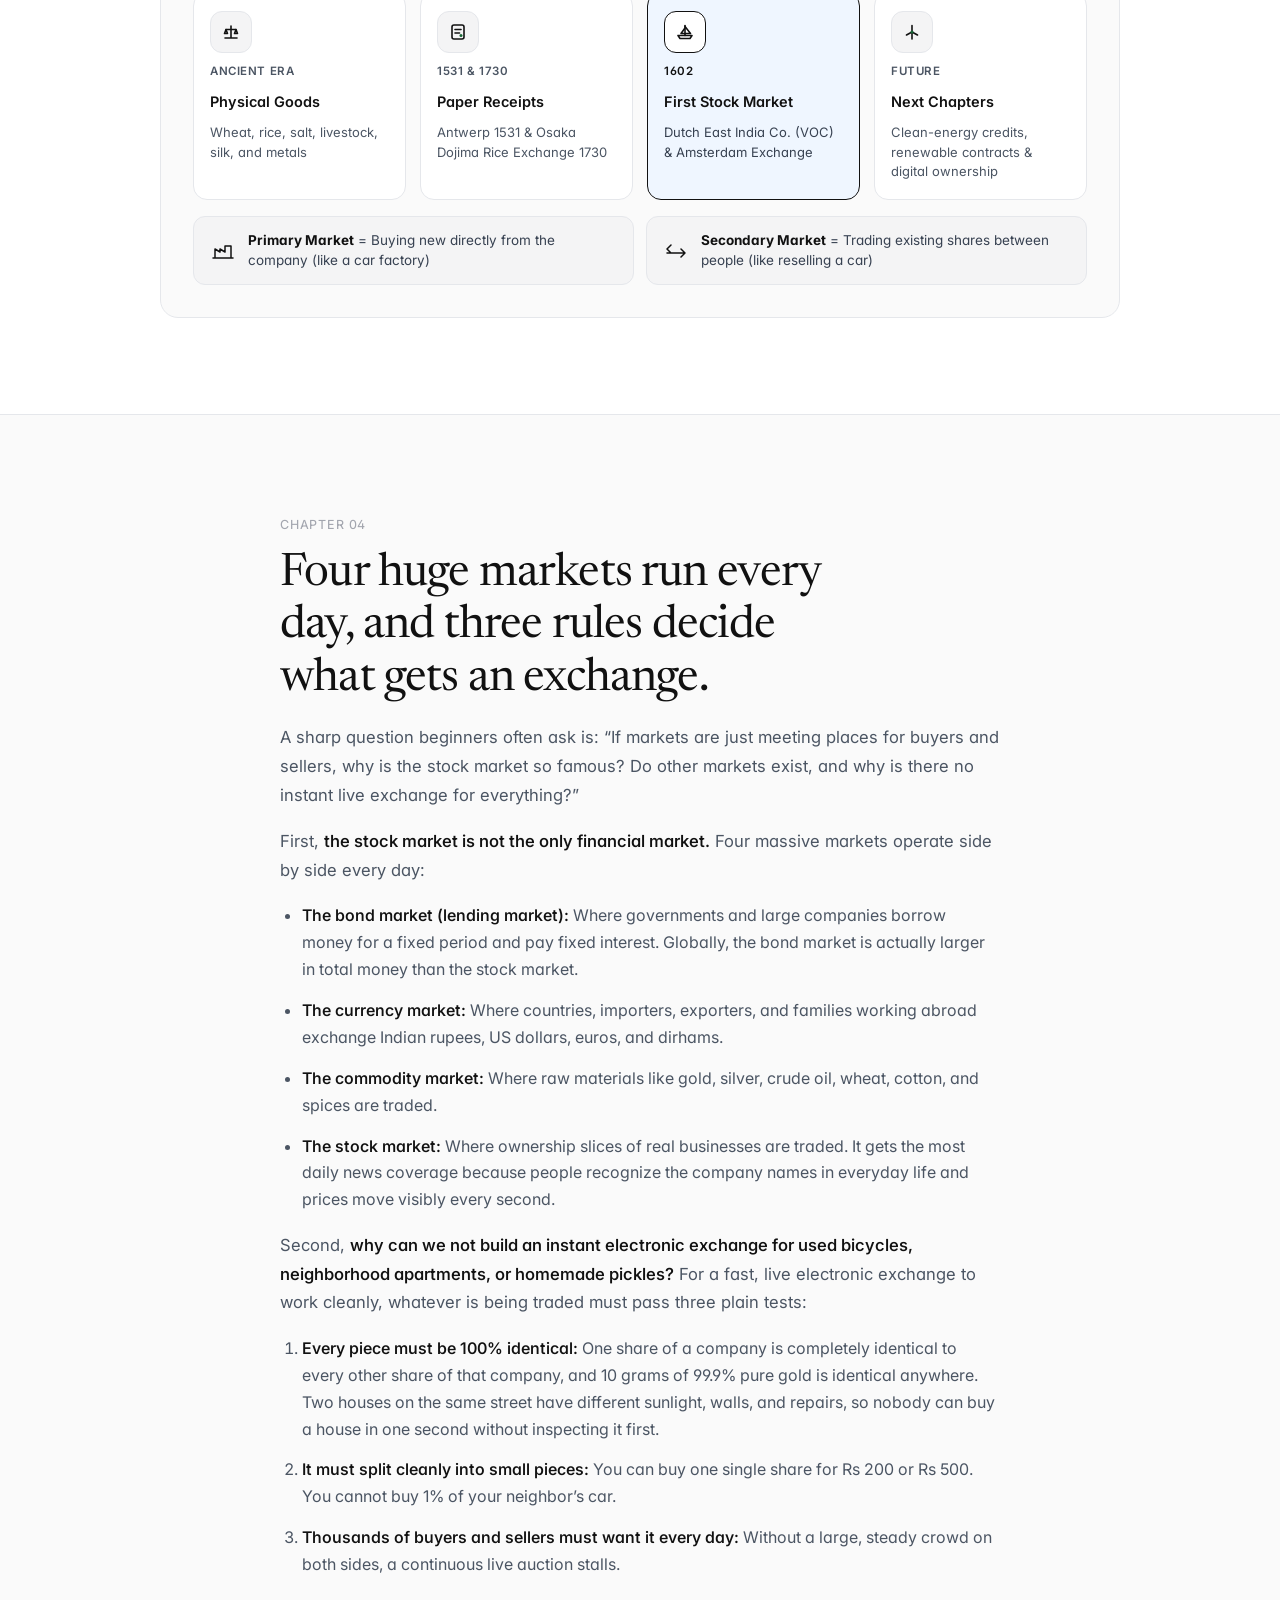
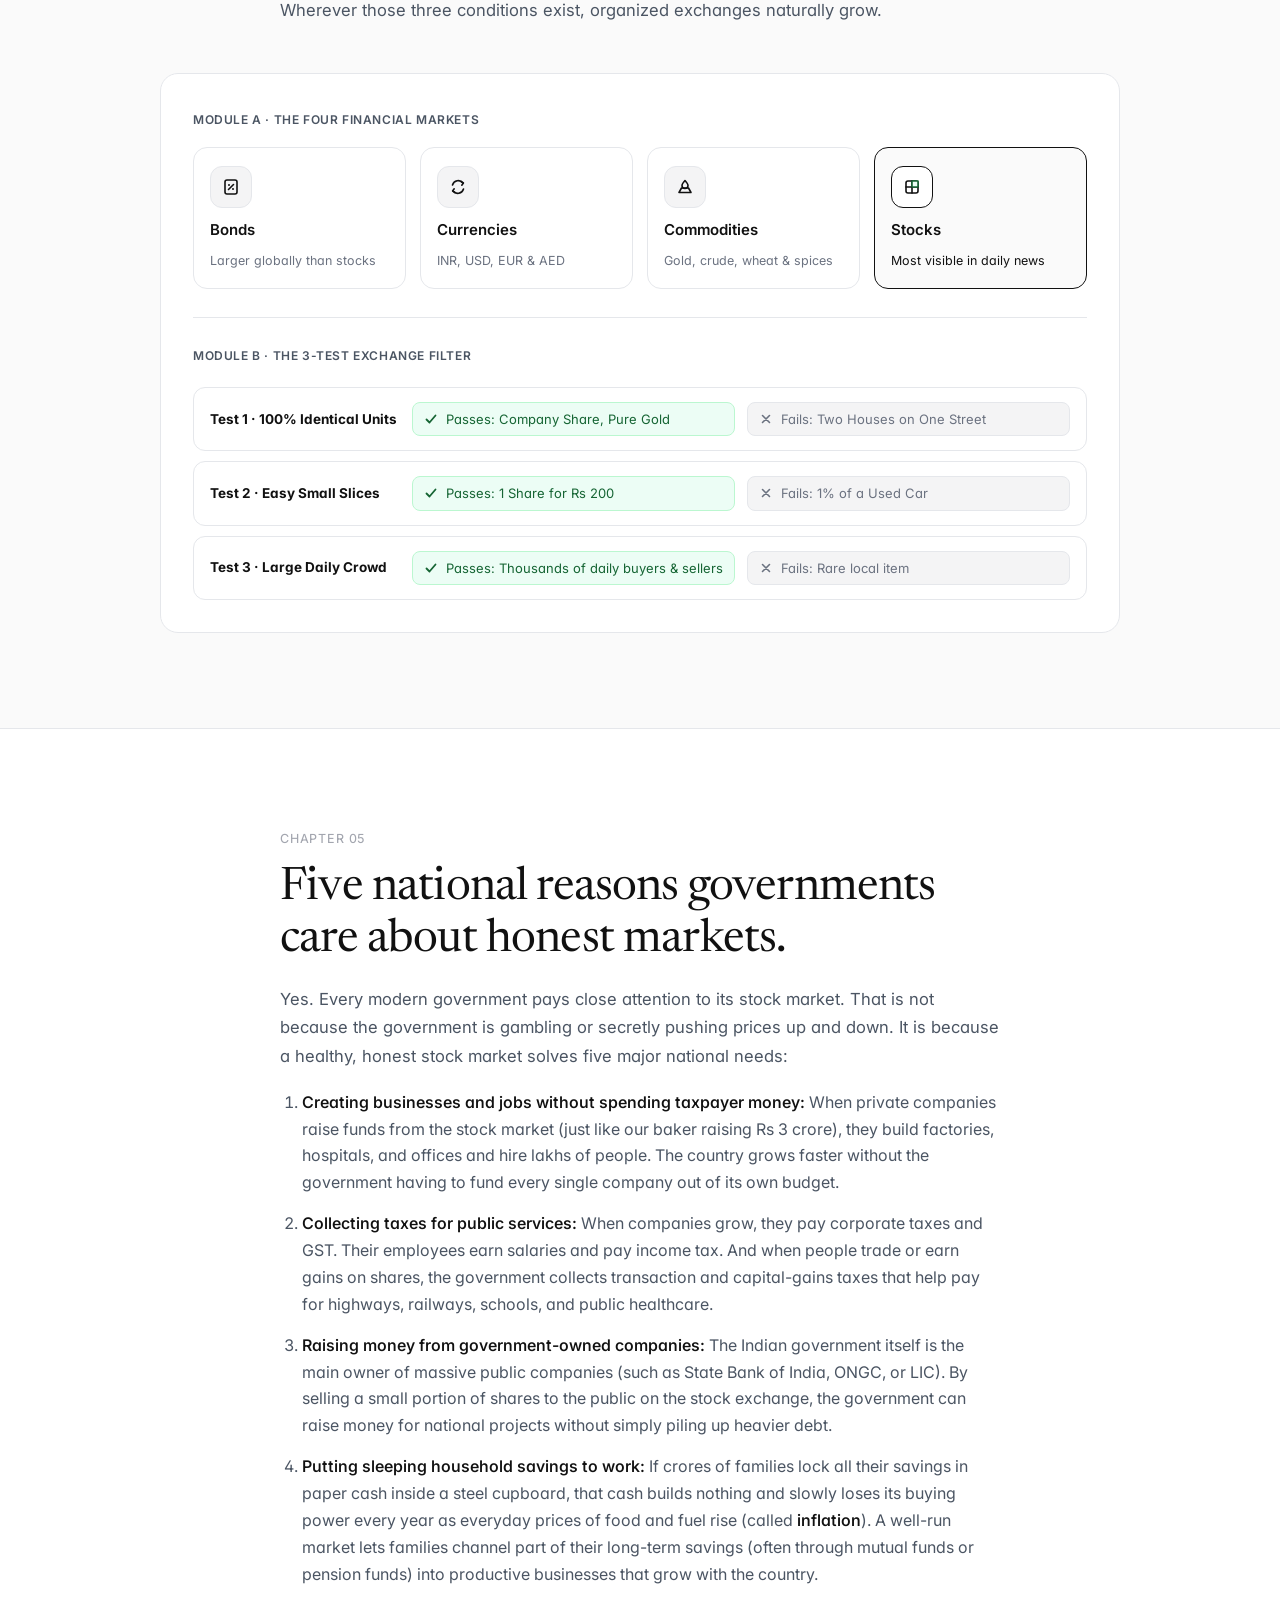
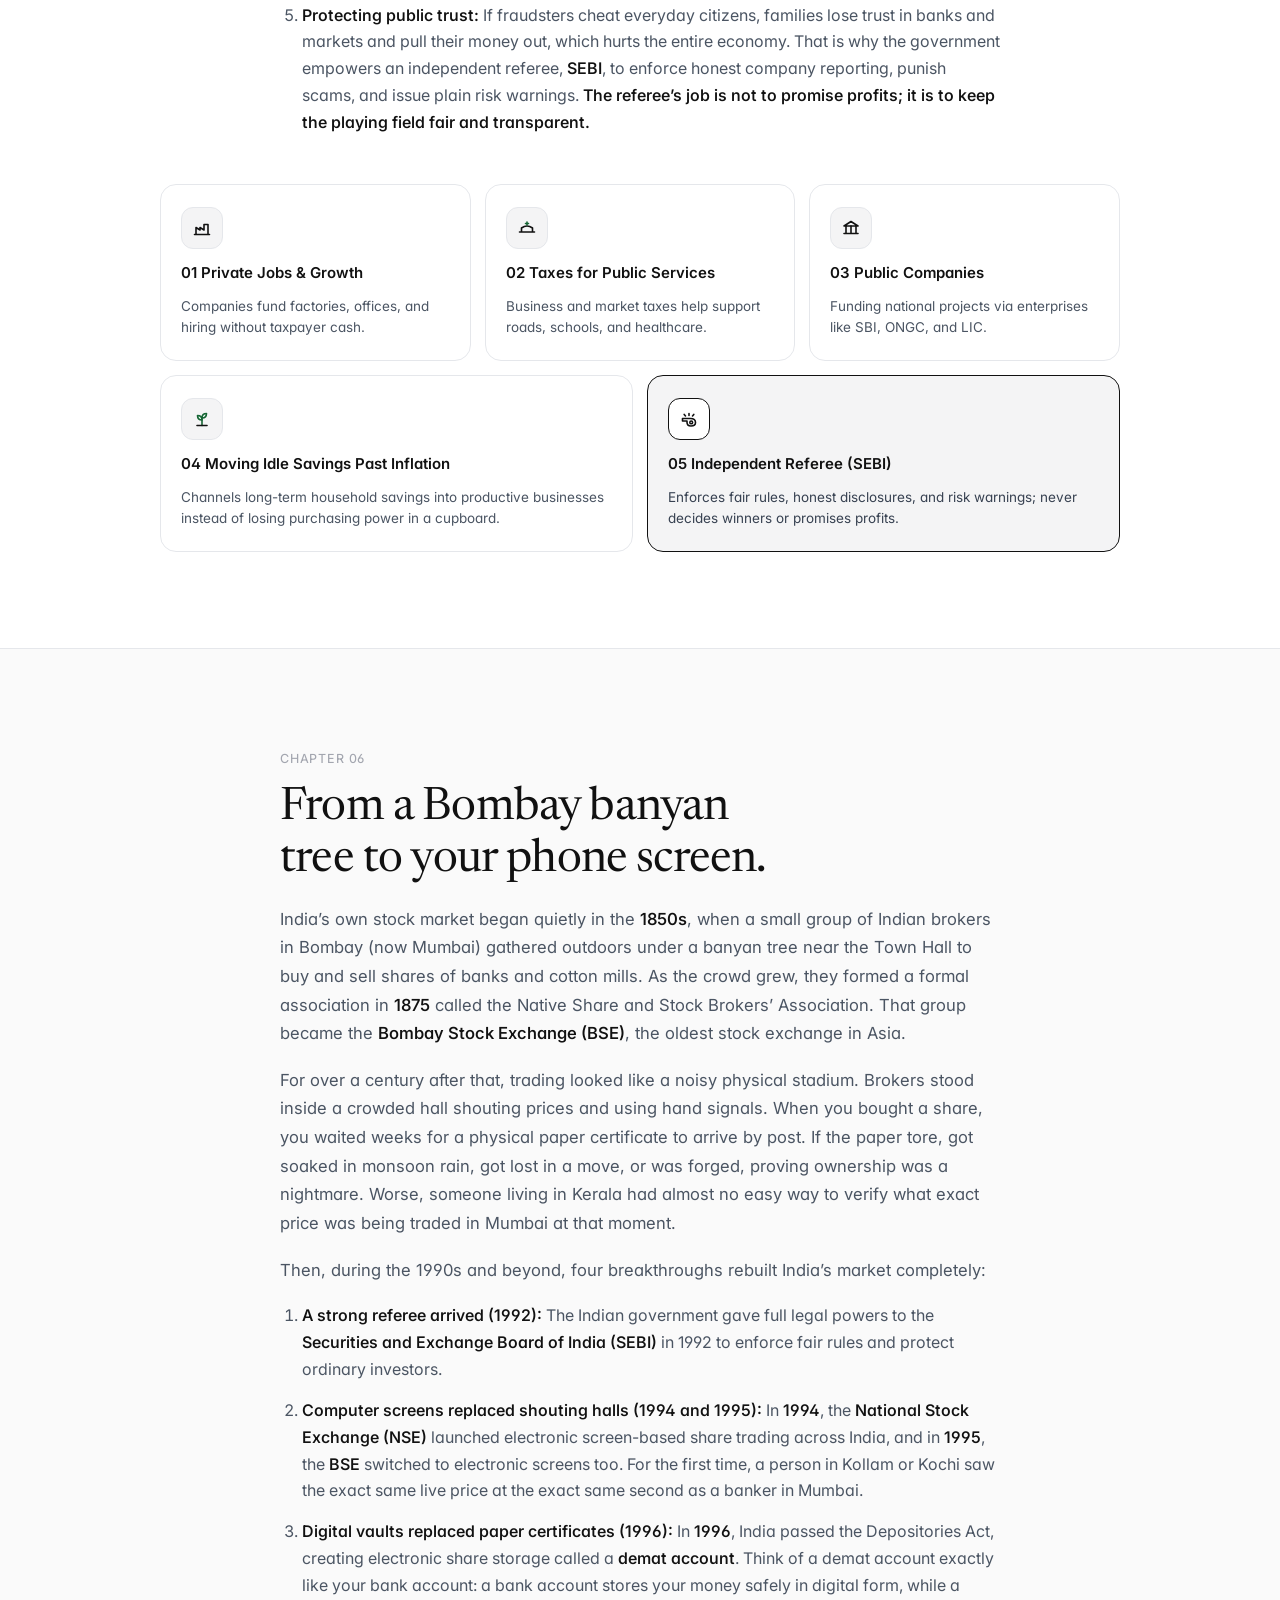
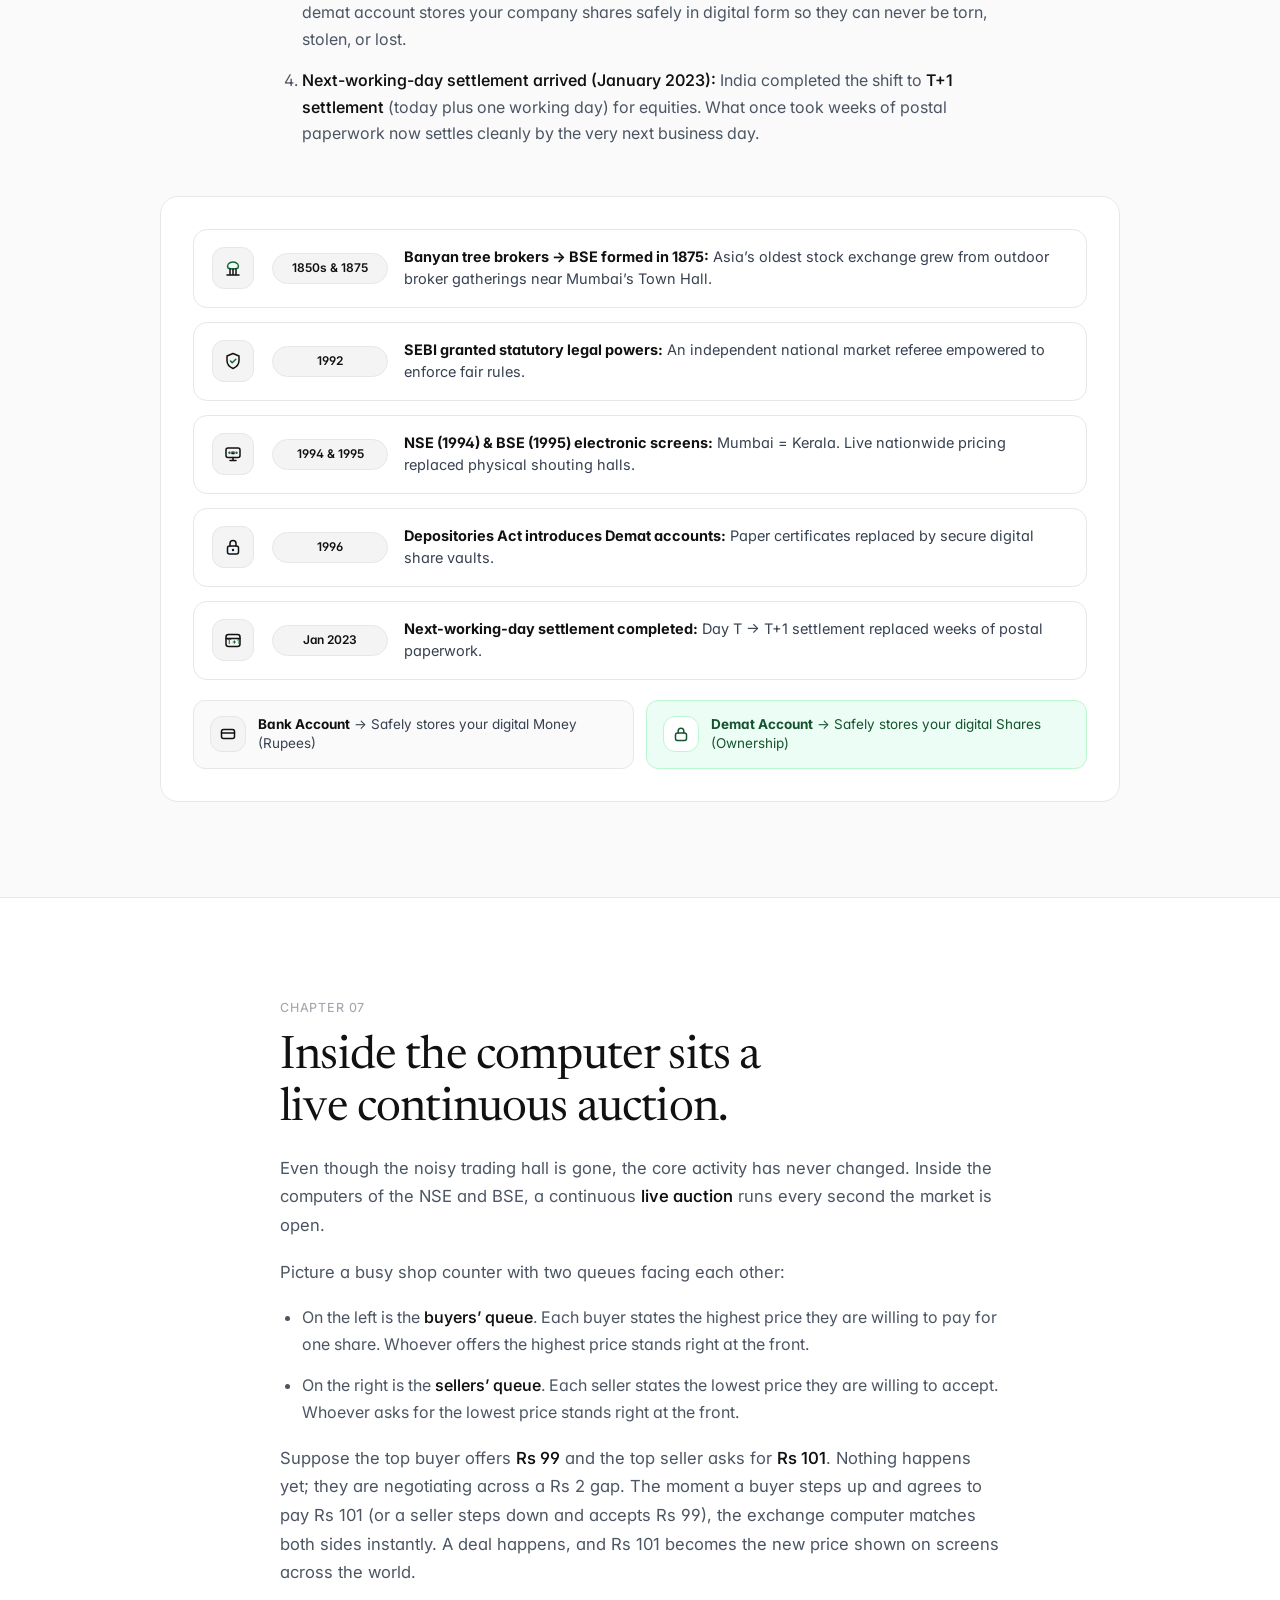
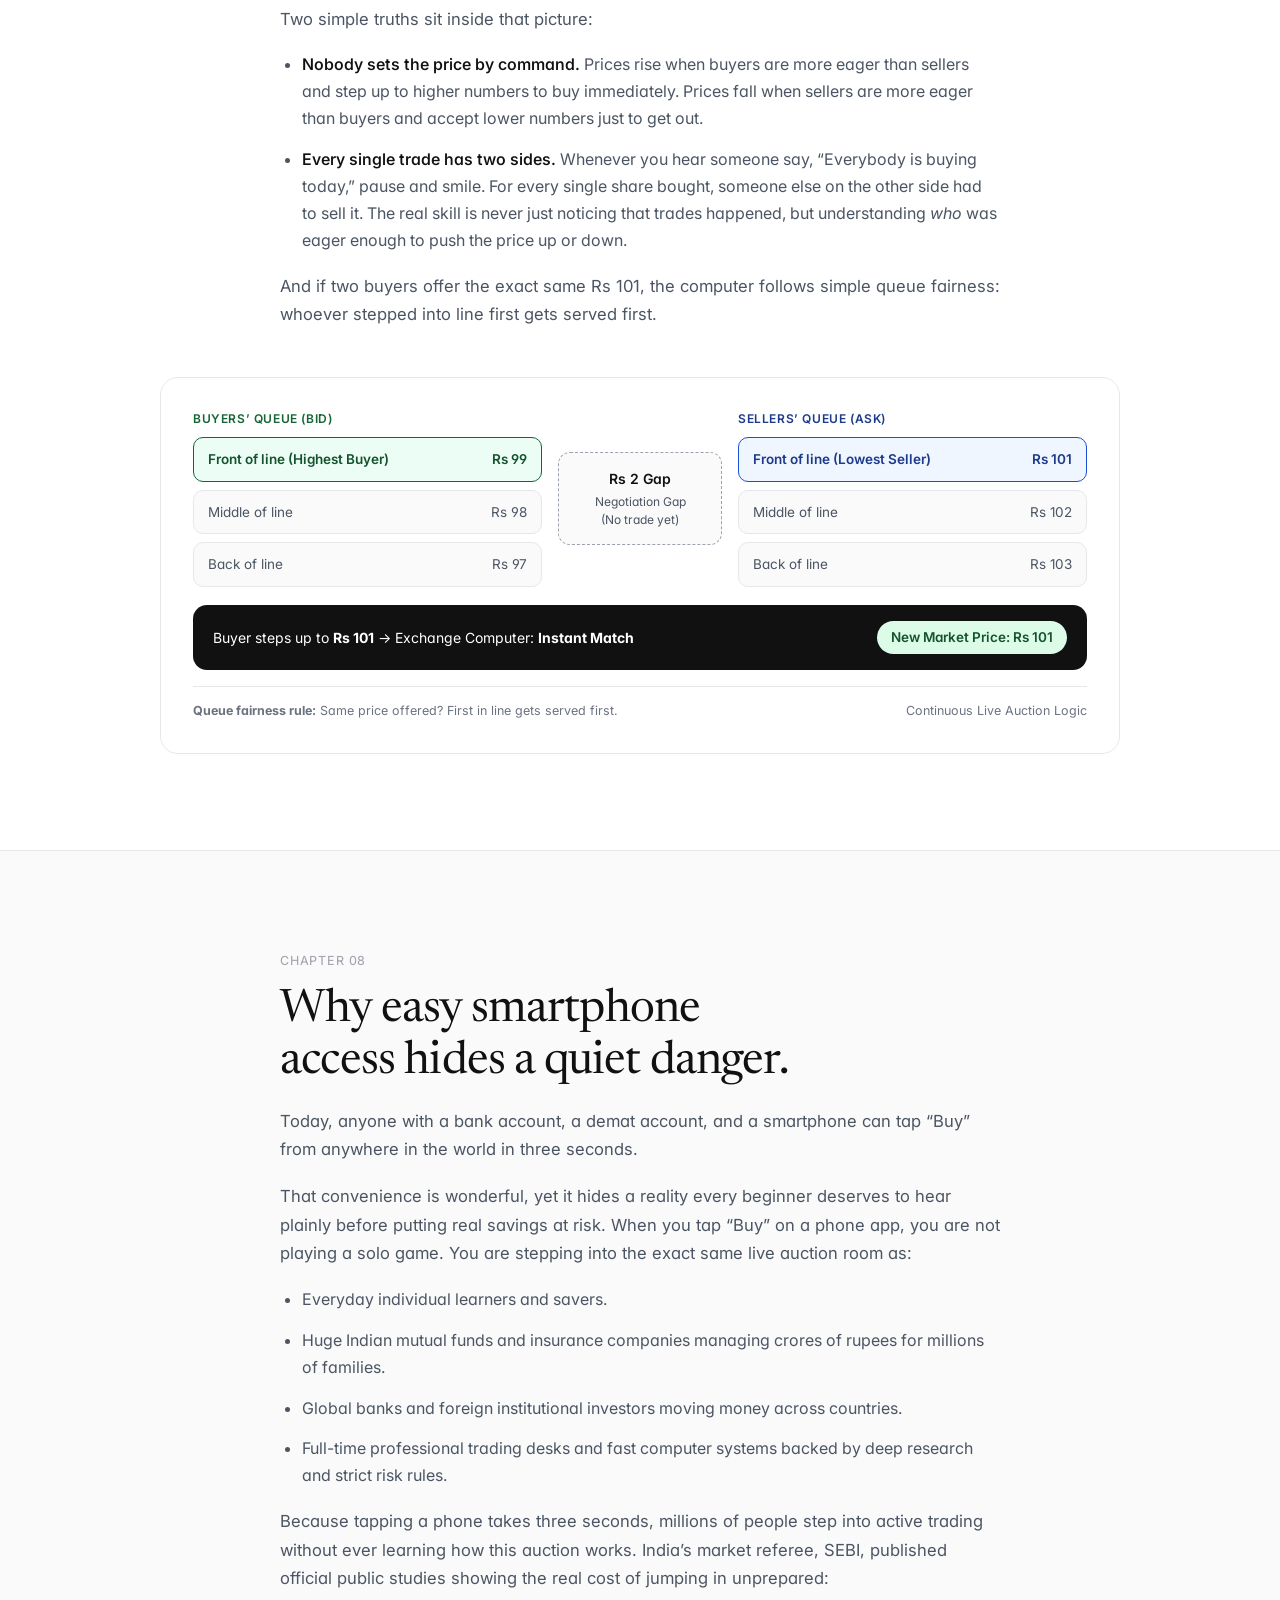
<file: market-basics.html>
<!DOCTYPE html>
<html lang="en">

<head>
  <meta charset="UTF-8">
  <meta name="viewport" content="width=device-width, initial-scale=1.0, viewport-fit=cover">
  <meta name="theme-color" content="#ffffff">
  <title>Stock Market Basics Explained Simply | TRADE SCHOOL Market Education</title>
  <meta name="description"
    content="New to the stock market? Understand what a market is, why it exists, its history from rice and spice ships to modern India, and investing vs trading in plain words.">
  <link rel="icon"
    href="data:image/svg+xml,%3Csvg xmlns='http://www.w3.org/2000/svg' viewBox='0 0 36 32'%3E%3Cpolygon points='9.6,2 26.4,2 34.2,16 26.4,30 9.6,30 1.8,16' fill='none' stroke='%234d2f87' stroke-width='3.1' stroke-linejoin='round'/%3E%3Ccircle cx='18' cy='16' r='9.4' fill='%234d2f87'/%3E%3Cpath d='M12.6 19.2L15.4 15.2L19 18.2L22.2 13.4' stroke='%23ffffff' stroke-width='1.35' stroke-linecap='round' stroke-linejoin='round' fill='none'/%3E%3Ccircle cx='12.6' cy='19.2' r='1.35' fill='%23ffffff'/%3E%3Ccircle cx='15.4' cy='15.2' r='1.85' fill='%23ffffff'/%3E%3Ccircle cx='19' cy='18.2' r='1.7' fill='%23ffffff'/%3E%3Ccircle cx='22.2' cy='13.4' r='2.55' fill='%23ffffff'/%3E%3Ccircle cx='22.2' cy='13.4' r='1.05' fill='%234d2f87'/%3E%3C/svg%3E">
  <link rel="preconnect" href="https://fonts.googleapis.com">
  <link rel="preconnect" href="https://fonts.gstatic.com" crossorigin>
  <link rel="stylesheet"
    href="https://fonts.googleapis.com/css2?family=Inter:wght@400..600&family=Newsreader:opsz,wght@6..72,400&display=swap">
  <link rel="stylesheet" href="css/styles.css">
  <!-- Schema: Article, EducationalOrganization -->
  <script type="application/ld+json">
  {
    "@context": "https://schema.org",
    "@graph": [
      {
        "@type": "EducationalOrganization",
        "name": "TRADE SCHOOL",
        "parentOrganization": {
          "@type": "Organization",
          "name": "THC Institute, by The Happiness Company Business Solutions Pvt. Ltd."
        },
        "description": "TRADE SCHOOL is a financial education and human empowerment division of THC Institute, by The Happiness Company Business Solutions Pvt. Ltd."
      },
      {
        "@type": "Article",
        "headline": "New to markets? Start right here.",
        "description": "New to the stock market? Understand what a market is, why it exists, its history from rice and spice ships to modern India, and investing vs trading in plain words.",
        "author": {
          "@type": "EducationalOrganization",
          "name": "TRADE SCHOOL"
        },
        "publisher": {
          "@type": "Organization",
          "name": "THC Institute, by The Happiness Company Business Solutions Pvt. Ltd."
        }
      }
    ]
  }
  </script>
  <!-- Page-Scoped Steep Editorial & Vector Illustration Styles (Market Education Page Only) -->
  <style>
    .me-section {
      padding-block: clamp(64px, 7.5vw, 108px);
      scroll-margin-top: 84px;
    }
    .me-section--white {
      background: #ffffff;
    }
    .me-section--stone {
      background: #fafafa;
      border-top: 1px solid #e5e7eb;
      border-bottom: 1px solid #e5e7eb;
    }
    .me-prose {
      max-width: 720px;
      margin-inline: auto;
    }
    .me-prose p {
      font-size: clamp(16px, 1.3vw, 17.5px);
      line-height: 1.72;
      color: #4b5563;
      margin-top: 18px;
    }
    .me-prose p strong {
      color: #111111;
      font-weight: 550;
    }
    .me-prose h2 {
      color: #111111;
      margin-top: 12px;
    }
    .me-prose h3 {
      font-family: var(--font-sans);
      font-size: clamp(18px, 1.6vw, 21px);
      font-weight: 550;
      line-height: 1.38;
      letter-spacing: -0.012em;
      color: #111111;
      margin-top: 36px;
    }
    .me-list,
    .me-ol {
      margin-top: 18px;
      padding-left: 22px;
      display: flex;
      flex-direction: column;
      gap: 14px;
      font-size: clamp(15.5px, 1.25vw, 17px);
      line-height: 1.68;
      color: #4b5563;
    }
    .me-list li strong,
    .me-ol li strong {
      color: #111111;
      font-weight: 550;
    }
    .me-visual-wrap {
      max-width: 960px;
      margin: clamp(32px, 4vw, 48px) auto 0;
    }
    .me-card {
      background: #ffffff;
      border: 1px solid #e5e7eb;
      border-radius: 18px;
      padding: clamp(20px, 3vw, 32px);
    }
    .me-card--stone {
      background: #fafafa;
    }
    .me-card-caption {
      margin-top: 16px;
      padding-top: 14px;
      border-top: 1px solid #e5e7eb;
      display: flex;
      flex-wrap: wrap;
      justify-content: space-between;
      gap: 8px 16px;
      font-size: 12.5px;
      color: #6b7280;
    }

    /* Hero Chapter Jump Pill Rail */
    .me-jump-nav {
      display: flex;
      flex-wrap: wrap;
      justify-content: center;
      gap: 8px;
      max-width: 860px;
      margin: clamp(24px, 3vw, 34px) auto 0;
    }
    .me-jump-pill {
      display: inline-flex;
      align-items: center;
      min-height: 36px;
      padding: 6px 14px;
      border-radius: 9999px;
      background: rgba(255, 255, 255, 0.86);
      border: 1px solid #e5e7eb;
      font-size: 13px;
      font-weight: 450;
      color: #374151;
      white-space: nowrap;
      transition: border-color 0.18s, color 0.18s, background-color 0.18s, transform 0.18s;
    }
    .me-jump-pill:hover {
      border-color: #111111;
      color: #111111;
      background: #ffffff;
      transform: translateY(-1px);
    }

    /* Visual 00: Hero Wide Card (Screen Off -> Calm Market) */
    .me-hero-visual {
      display: grid;
      grid-template-columns: 1fr auto 1.2fr;
      gap: clamp(16px, 2.5vw, 28px);
      align-items: center;
    }
    .me-hero-visual__arrow {
      display: flex;
      align-items: center;
      justify-content: center;
      color: #111111;
    }

    /* Visual 01 & 09: Two-Panel Equal Mirror Cards */
    .me-two-col {
      display: grid;
      grid-template-columns: repeat(2, minmax(0, 1fr));
      gap: clamp(16px, 2.2vw, 24px);
      align-items: stretch;
    }
    .me-mirror-card {
      background: #ffffff;
      border: 1px solid #e5e7eb;
      border-radius: 16px;
      padding: clamp(20px, 2.6vw, 28px);
      display: flex;
      flex-direction: column;
      justify-content: space-between;
      gap: 16px;
    }
    .me-mirror-card__label {
      font-size: 12px;
      font-weight: 600;
      letter-spacing: 0.05em;
      text-transform: uppercase;
      color: #4b5563;
    }

    /* Visual 02A: Bakery 70/30 Split Bar */
    .me-split-bar {
      display: grid;
      grid-template-columns: 7fr 3fr;
      gap: 8px;
      margin-top: 14px;
    }
    .me-split-bar__baker {
      background: #18181b;
      color: #ffffff;
      border-radius: 12px;
      padding: 18px 20px;
      display: flex;
      flex-direction: column;
      gap: 4px;
    }
    .me-split-bar__public {
      background: #dcfce7;
      color: #14532d;
      border: 1.5px solid #14532d;
      border-radius: 12px;
      padding: 18px 20px;
      display: flex;
      flex-direction: column;
      gap: 4px;
    }
    .me-split-bar__pct {
      font-family: var(--font-serif);
      font-size: clamp(24px, 2.6vw, 30px);
      line-height: 1.1;
    }
    .me-split-bar__sub {
      font-size: 13px;
      line-height: 1.4;
      opacity: 0.9;
    }
    .me-flow-dest {
      margin-top: 16px;
      display: grid;
      grid-template-columns: 1fr auto;
      gap: 14px;
      align-items: center;
      background: #f4f4f5;
      border: 1px solid #e5e7eb;
      border-radius: 12px;
      padding: 16px 20px;
    }

    /* Visual 02B: 2x2 Shareholder Rights & Risk */
    .me-grid-2x2 {
      display: grid;
      grid-template-columns: repeat(2, minmax(0, 1fr));
      gap: 16px;
    }
    .me-icon-card {
      background: #ffffff;
      border: 1px solid #e5e7eb;
      border-radius: 16px;
      padding: 22px;
      display: flex;
      flex-direction: column;
      gap: 12px;
    }
    .me-icon-card--risk {
      background: #fef2f2;
      border-color: #fecaca;
    }
    .me-icon-badge {
      width: 42px;
      height: 42px;
      border-radius: 12px;
      background: #f4f4f5;
      border: 1px solid #e5e7eb;
      display: inline-flex;
      align-items: center;
      justify-content: center;
      color: #111111;
      flex-shrink: 0;
    }
    .me-icon-card--risk .me-icon-badge {
      background: #ffffff;
      border-color: #fca5a5;
      color: #991b1b;
    }
    .me-icon-card__title {
      font-size: 16px;
      font-weight: 550;
      color: #111111;
    }
    .me-icon-card__desc {
      font-size: 14px;
      line-height: 1.5;
      color: #4b5563;
    }

    /* Visual 02C: Exiting Without Disturbing Business */
    .me-tier-top {
      background: #ecfDF5;
      border: 1px solid #bbf7d0;
      border-radius: 14px;
      padding: 18px 22px;
      display: flex;
      align-items: center;
      gap: 16px;
      color: #14532d;
    }
    .me-tier-divider {
      margin: 18px 0;
      border-top: 1.5px dashed #d1d5db;
      position: relative;
      text-align: center;
    }
    .me-tier-divider span {
      position: relative;
      top: -11px;
      background: #ffffff;
      padding: 0 12px;
      font-size: 11.5px;
      font-weight: 500;
      text-transform: uppercase;
      letter-spacing: 0.05em;
      color: #6b7280;
    }
    .me-exchange-loop {
      display: grid;
      grid-template-columns: 1fr 1.2fr 1fr;
      gap: 14px;
      align-items: center;
    }
    .me-person-box {
      background: #fafafa;
      border: 1px solid #e5e7eb;
      border-radius: 14px;
      padding: 16px;
      text-align: center;
    }

    /* Visual 03: 4-Era Timeline + Car Analogy */
    .me-timeline-4 {
      display: grid;
      grid-template-columns: repeat(4, minmax(0, 1fr));
      gap: 14px;
      position: relative;
    }
    .me-era-card {
      background: #ffffff;
      border: 1px solid #e5e7eb;
      border-radius: 14px;
      padding: 18px 16px;
      display: flex;
      flex-direction: column;
      gap: 10px;
    }
    .me-era-card--highlight {
      border-color: #111111;
      background: #eff6ff;
    }
    .me-era-year {
      font-size: 11.5px;
      font-weight: 600;
      letter-spacing: 0.05em;
      text-transform: uppercase;
      color: #4b5563;
    }
    .me-car-strip {
      display: grid;
      grid-template-columns: repeat(2, minmax(0, 1fr));
      gap: 12px;
      margin-top: 16px;
    }
    .me-car-pill {
      background: #f4f4f5;
      border: 1px solid #e5e7eb;
      border-radius: 12px;
      padding: 14px 16px;
      display: flex;
      align-items: center;
      gap: 12px;
      font-size: 13.5px;
      line-height: 1.45;
      color: #374151;
    }

    /* Visual 04: Four Markets + 3-Test Filter */
    .me-markets-4 {
      display: grid;
      grid-template-columns: repeat(4, minmax(0, 1fr));
      gap: 14px;
    }
    .me-market-tile {
      background: #ffffff;
      border: 1px solid #e5e7eb;
      border-radius: 14px;
      padding: 18px 16px;
      display: flex;
      flex-direction: column;
      gap: 10px;
    }
    .me-market-tile--focus {
      border: 1.5px solid #111111;
      background: #fafafa;
    }
    .me-filter-grid {
      margin-top: 20px;
      display: flex;
      flex-direction: column;
      gap: 10px;
    }
    .me-filter-row {
      display: grid;
      grid-template-columns: 190px 1fr 1fr;
      gap: 12px;
      align-items: center;
      background: #ffffff;
      border: 1px solid #e5e7eb;
      border-radius: 12px;
      padding: 14px 16px;
      font-size: 13.5px;
    }
    .me-pass-chip {
      display: inline-flex;
      align-items: center;
      gap: 8px;
      background: #ecfdf5;
      color: #166534;
      border: 1px solid #bbf7d0;
      padding: 6px 11px;
      border-radius: 8px;
      font-size: 13px;
    }
    .me-fail-chip {
      display: inline-flex;
      align-items: center;
      gap: 8px;
      background: #f4f4f5;
      color: #6b7280;
      border: 1px solid #e5e7eb;
      padding: 6px 11px;
      border-radius: 8px;
      font-size: 13px;
    }

    /* Visual 05: 5-Card Bento Grid (3 top, 2 bottom) */
    .me-bento {
      display: grid;
      grid-template-columns: repeat(6, minmax(0, 1fr));
      gap: 14px;
    }
    .me-bento-card {
      grid-column: span 2;
      background: #ffffff;
      border: 1px solid #e5e7eb;
      border-radius: 16px;
      padding: 22px 20px;
      display: flex;
      flex-direction: column;
      gap: 12px;
    }
    .me-bento-card--wide {
      grid-column: span 3;
    }
    .me-bento-card--referee {
      background: #f4f4f5;
      border-color: #111111;
    }

    /* Visual 06: India's 5-Milestone Vertical Spine */
    .me-spine {
      display: flex;
      flex-direction: column;
      gap: 14px;
      position: relative;
    }
    .me-milestone {
      display: grid;
      grid-template-columns: 44px 116px 1fr;
      gap: 16px;
      align-items: center;
      background: #ffffff;
      border: 1px solid #e5e7eb;
      border-radius: 14px;
      padding: 16px 18px;
    }
    .me-year-pill {
      display: inline-flex;
      align-items: center;
      justify-content: center;
      padding: 5px 10px;
      border-radius: 9999px;
      background: #f4f4f5;
      border: 1px solid #e5e7eb;
      font-size: 12px;
      font-weight: 600;
      color: #111111;
      white-space: nowrap;
    }

    /* Visual 07: Two-Queue Shop Counter Auction */
    .me-auction-grid {
      display: grid;
      grid-template-columns: 1fr 164px 1fr;
      gap: 16px;
      align-items: center;
    }
    .me-queue-col {
      display: flex;
      flex-direction: column;
      gap: 8px;
    }
    .me-queue-slot {
      display: flex;
      justify-content: space-between;
      align-items: center;
      padding: 11px 14px;
      border-radius: 10px;
      background: #fafafa;
      border: 1px solid #e5e7eb;
      font-size: 13.5px;
      color: #4b5563;
    }
    .me-queue-slot--front-buy {
      background: #ecfdf5;
      border: 1.5px solid #166534;
      color: #14532d;
      font-weight: 600;
    }
    .me-queue-slot--front-sell {
      background: #eff6ff;
      border: 1.5px solid #1d4ed8;
      color: #1e3a8a;
      font-weight: 600;
    }
    .me-gap-box {
      border: 1.5px dashed #9ca3af;
      border-radius: 12px;
      padding: 16px 10px;
      text-align: center;
      background: #fafafa;
      font-size: 12px;
      line-height: 1.45;
      color: #4b5563;
    }
    .me-match-strip {
      margin-top: 18px;
      padding: 16px 20px;
      border-radius: 14px;
      background: #111111;
      color: #ffffff;
      display: flex;
      flex-wrap: wrap;
      align-items: center;
      justify-content: space-between;
      gap: 12px;
      font-size: 14px;
    }
    .me-match-pill {
      display: inline-flex;
      align-items: center;
      padding: 6px 14px;
      border-radius: 9999px;
      background: #dcfce7;
      color: #14532d;
      font-weight: 600;
      font-size: 13.5px;
    }

    /* Visual 08: Shared Auction Table + Calm SEBI Metrics */
    .me-table-room {
      display: grid;
      grid-template-columns: repeat(2, minmax(0, 1fr));
      gap: 14px;
      align-items: stretch;
    }
    .me-room-center {
      grid-column: 1 / -1;
      text-align: center;
      background: #111111;
      color: #ffffff;
      border-radius: 12px;
      padding: 14px 20px;
      font-size: 14px;
      font-weight: 500;
      letter-spacing: 0.02em;
    }
    .me-participant {
      background: #fafafa;
      border: 1px solid #e5e7eb;
      border-radius: 14px;
      padding: 16px 18px;
      display: flex;
      align-items: center;
      gap: 14px;
    }
    .me-sebi-row {
      margin-top: 20px;
      display: grid;
      grid-template-columns: repeat(3, minmax(0, 1fr));
      gap: 14px;
    }
    .me-sebi-card {
      background: #ffffff;
      border: 1px solid #e5e7eb;
      border-radius: 16px;
      padding: 22px 20px;
      display: flex;
      flex-direction: column;
      justify-content: space-between;
      gap: 10px;
    }
    .me-sebi-num {
      font-family: var(--font-serif);
      font-size: clamp(36px, 3.6vw, 46px);
      line-height: 1;
      color: #111111;
      letter-spacing: -0.025em;
    }

    /* Visual 09: Focus Badge */
    .me-focus-badge {
      display: inline-flex;
      align-items: center;
      padding: 7px 12px;
      border-radius: 10px;
      background: #f4f4f5;
      border: 1px solid #e5e7eb;
      font-size: 13px;
      font-weight: 500;
      color: #111111;
      width: fit-content;
    }
    .me-focus-badge--sage {
      background: #ecfdf5;
      border-color: #bbf7d0;
      color: #14532d;
    }

    /* Visual 10: Calm Closing Card */
    .me-closing-card {
      max-width: 780px;
      margin: 0 auto;
      background: #fafafa;
      border: 1px solid #e5e7eb;
      border-radius: 16px;
      padding: clamp(28px, 4.5vw, 52px);
      text-align: center;
    }
    .me-closing-list {
      text-align: left;
      max-width: 620px;
      margin: 22px auto 0;
      padding-left: 20px;
      display: flex;
      flex-direction: column;
      gap: 12px;
      font-size: 15.5px;
      line-height: 1.62;
      color: #4b5563;
    }
    .me-closing-list strong {
      color: #111111;
    }

    /* Responsive Mobile Stacking (<= 820px and <= 560px) */
    @media (max-width: 820px) {
      .me-hero-visual {
        grid-template-columns: 1fr;
        text-align: center;
      }
      .me-hero-visual__arrow svg {
        transform: rotate(90deg);
      }
      .me-two-col,
      .me-grid-2x2,
      .me-car-strip,
      .me-table-room,
      .me-sebi-row,
      .me-exchange-loop,
      .me-auction-grid {
        grid-template-columns: 1fr;
      }
      .me-timeline-4,
      .me-markets-4 {
        grid-template-columns: repeat(2, minmax(0, 1fr));
      }
      .me-split-bar {
        grid-template-columns: 1fr;
      }
      .me-flow-dest {
        grid-template-columns: 1fr;
      }
      .me-filter-row {
        grid-template-columns: 1fr;
        gap: 8px;
      }
      .me-bento {
        grid-template-columns: 1fr;
      }
      .me-bento-card,
      .me-bento-card--wide {
        grid-column: span 1;
      }
      .me-milestone {
        grid-template-columns: 42px 1fr;
        gap: 10px 14px;
      }
      .me-milestone__text {
        grid-column: 1 / -1;
      }
    }

    @media (max-width: 560px) {
      .me-jump-nav {
        flex-wrap: nowrap;
        justify-content: flex-start;
        overflow-x: auto;
        -webkit-overflow-scrolling: touch;
        scroll-snap-type: x proximity;
        padding-bottom: 6px;
        scrollbar-width: none;
      }
      .me-jump-nav::-webkit-scrollbar {
        display: none;
      }
      .me-jump-pill {
        scroll-snap-align: start;
      }
      .me-timeline-4,
      .me-markets-4 {
        grid-template-columns: 1fr;
      }
      .me-closing-card {
        text-align: left;
      }
    }
  </style>
</head>

<body>

  <!-- Global Navigation Bar (Inherited Unchanged) -->
  <header class="site-header">
    <div class="nav-inner">
      <a href="index.html" class="brand-mark" aria-label="TRADE SCHOOL Home">
        <img src="assets/tradeschool-logo.png" alt="TRADE SCHOOL" class="brand-logo" width="223" height="24">
      </a>

      <nav class="desktop-nav" aria-label="Primary navigation">
        <div class="nav-dropdown">
          <button type="button" class="nav-drop-trigger" aria-expanded="false" aria-haspopup="true">
            <span>Programs</span>
            <svg class="nav-drop-caret" viewBox="0 0 12 12" fill="none" stroke="currentColor" stroke-width="1.5" stroke-linecap="round" stroke-linejoin="round" aria-hidden="true"><path d="M3 4.5L6 7.5L9 4.5" /></svg>
          </button>
          <div class="nav-drop-menu" role="menu">
            <a href="personal-finance.html" class="nav-drop-item" role="menuitem">
              <span class="nav-drop-item__title">Personal Finance &amp; Market Foundations</span>
              <span class="nav-drop-item__sub">Recommended starting point for beginners</span>
            </a>
            <a href="art-of-making-wealth.html" class="nav-drop-item" role="menuitem">
              <span class="nav-drop-item__title">The Art of Making Wealth</span>
              <span class="nav-drop-item__sub">Flagship 1-on-1 mentorship (11 levels, beginner to HNI)</span>
            </a>
            <a href="corporate-campus.html" class="nav-drop-item" role="menuitem">
              <span class="nav-drop-item__title">Corporate Wellness &amp; Student Literacy</span>
              <span class="nav-drop-item__sub">Conflict-free Malayalam workshops for companies &amp; campuses</span>
            </a>
          </div>
        </div>

        <div class="nav-dropdown">
          <button type="button" class="nav-drop-trigger" aria-expanded="false" aria-haspopup="true">
            <span>Method</span>
            <svg class="nav-drop-caret" viewBox="0 0 12 12" fill="none" stroke="currentColor" stroke-width="1.5" stroke-linecap="round" stroke-linejoin="round" aria-hidden="true"><path d="M3 4.5L6 7.5L9 4.5" /></svg>
          </button>
          <div class="nav-drop-menu" role="menu">
            <a href="approach-risk.html" class="nav-drop-item" role="menuitem">
              <span class="nav-drop-item__title">Our Approach &amp; Risk Disclosure</span>
              <span class="nav-drop-item__sub">Education-only boundaries &amp; SEBI 30-day data lag</span>
            </a>
            <a href="about.html" class="nav-drop-item" role="menuitem">
              <span class="nav-drop-item__title">About TRADE SCHOOL</span>
              <span class="nav-drop-item__sub">THC Institute &middot; Small on purpose, built to last</span>
            </a>
          </div>
        </div>

        <a href="mentor.html">Faculty</a>
        <a href="pricing.html">Pricing</a>
        <a href="market-basics.html" class="active">Basics</a>
        <a href="faq.html">FAQ</a>
      </nav>

      <div class="nav-actions">
        <a href="intro-session.html" class="btn btn--primary btn--sm">Book intro call</a>
        <button id="mobile-menu-btn" class="mobile-menu-btn" aria-label="Open navigation menu" aria-expanded="false" aria-controls="mobile-drawer">
          <svg width="20" height="20" viewBox="0 0 20 20" fill="none" stroke="currentColor" stroke-width="1.6" stroke-linecap="round"><path d="M3 6H17M3 10H17M3 14H17" /></svg>
        </button>
      </div>
    </div>
  </header>

  <!-- Mobile Navigation Drawer (Inherited Unchanged) -->
  <nav id="mobile-drawer" class="mobile-drawer" aria-label="Mobile navigation" aria-hidden="true">
    <div>
      <div class="mobile-drawer__top">
        <a href="index.html" class="brand-mark">
          <img src="assets/tradeschool-logo.png" alt="TRADE SCHOOL" class="brand-logo" width="223" height="24">
        </a>
        <button id="mobile-close-btn" class="mobile-menu-btn" style="display:inline-flex" aria-label="Close menu">
          <svg width="20" height="20" viewBox="0 0 20 20" fill="none" stroke="currentColor" stroke-width="1.6" stroke-linecap="round"><path d="M5 5L15 15M15 5L5 15" /></svg>
        </button>
      </div>
      <div class="mobile-drawer__links">
        <a href="art-of-making-wealth.html">Programs</a>
        <div class="mobile-drawer__sub">
          <a href="personal-finance.html">Personal Finance &amp; Market Foundations</a>
          <a href="art-of-making-wealth.html">The Art of Making Wealth (11-Level Flagship)</a>
          <a href="corporate-campus.html">Corporate Wellness &amp; Student Literacy</a>
        </div>
        <a href="approach-risk.html">Method</a>
        <div class="mobile-drawer__sub">
          <a href="approach-risk.html">Our Approach &amp; Risk Disclosure</a>
          <a href="about.html">About TRADE SCHOOL</a>
        </div>
        <a href="mentor.html">Faculty</a>
        <a href="pricing.html">Pricing</a>
        <a href="market-basics.html" class="active">Basics</a>
        <a href="faq.html">FAQ</a>
      </div>
    </div>
    <div class="mobile-drawer__footer">
      <a href="intro-session.html" class="btn btn--primary">Book intro call</a>
      <span class="t-caption">Market education &middot; 8-minute read</span>
    </div>
  </nav>

  <main>
    <!-- ================================================================
         HERO SECTION + VISUAL 00 (Screen Off -> Calm Market)
         ================================================================ -->
    <section class="hero-steep" style="padding-bottom:clamp(56px,6.5vw,84px);">
      <div class="hero-steep__bg" aria-hidden="true"></div>
      <div class="grain-overlay" aria-hidden="true"></div>

      <div class="wrap" style="position:relative;z-index:2;">
        <div class="hero-steep__center" style="max-width:760px;padding-top:18px;">
          <span class="announcement-pill" style="cursor:default;">
            <span class="announcement-pill__dot" aria-hidden="true"></span>
            <span class="eb-full">Market education | Plain-language starter guide | 8-minute read</span>
            <span class="eb-short">Market education | 8-min read</span>
          </span>

          <h1 class="t-hero-sharp" data-word-reveal>
            New to markets? <span class="t-muted-tone">Start right here.</span>
          </h1>

          <p class="t-hero-support mt-24" style="max-width:660px;">
            No jargon. No sales pitch. Just a clear, story-driven guide to what a stock market is, why it exists, how it grew across history, and what happens inside it every second.
          </p>
        </div>

        <!-- Quick Chapter Jump Links -->
        <nav class="me-jump-nav" aria-label="Jump to chapter">
          <a href="#ch-01" class="me-jump-pill">What is a market?</a>
          <a href="#ch-02" class="me-jump-pill">Why it exists</a>
          <a href="#ch-03" class="me-jump-pill">Market history</a>
          <a href="#ch-04" class="me-jump-pill">Other markets</a>
          <a href="#ch-05" class="me-jump-pill">Government role</a>
          <a href="#ch-06" class="me-jump-pill">India&rsquo;s story</a>
          <a href="#ch-07" class="me-jump-pill">Inside the auction</a>
          <a href="#ch-08" class="me-jump-pill">Today&rsquo;s reality</a>
          <a href="#ch-09" class="me-jump-pill">Investing vs. trading</a>
        </nav>

        <!-- Visual 00: Turning Off the Noisy Screen to Reveal the Calm Market -->
        <div class="me-visual-wrap reveal">
          <div class="me-card" role="img"
            aria-label="Minimalist vector illustration showing a chaotic stock ticker screen switched off to reveal a calm everyday market where two people agree on a fair price.">
            <div class="me-hero-visual">
              <!-- Left: Faded Noisy Screen Switched OFF -->
              <div style="text-align:center;">
                <svg viewBox="0 0 320 190" width="100%" height="190" fill="none" style="max-width:320px;margin:0 auto;">
                  <g opacity="0.34">
                    <rect x="20" y="16" width="280" height="134" rx="14" fill="#f3f4f6" stroke="#111111" stroke-width="1.6" />
                    <line x1="20" y1="44" x2="300" y2="44" stroke="#111111" stroke-width="1.2" />
                    <circle cx="38" cy="30" r="3" fill="#111111" />
                    <circle cx="50" cy="30" r="3" fill="#111111" />
                    <circle cx="62" cy="30" r="3" fill="#111111" />
                    <path d="M36 124 L62 84 L82 118 L108 62 L134 114 L158 76 L186 128 L212 66 L242 108 L266 72 L284 96"
                      stroke="#111111" stroke-width="1.6" stroke-linecap="round" stroke-linejoin="round" />
                    <line x1="36" y1="94" x2="284" y2="94" stroke="#111111" stroke-dasharray="4 4" stroke-width="1" />
                  </g>
                  <!-- Clean Power-Off Toggle Switched to OFF -->
                  <rect x="114" y="132" width="92" height="36" rx="18" fill="#ffffff" stroke="#111111" stroke-width="1.6" />
                  <circle cx="133" cy="150" r="11" fill="#f3f4f6" stroke="#111111" stroke-width="1.5" />
                  <text x="172" y="154" text-anchor="middle" fill="#111111" font-family="Inter,sans-serif" font-size="11.5" font-weight="600">OFF</text>
                </svg>
                <div style="font-size:12.5px;color:#6b7280;margin-top:4px;">Noisy flashing screen switched off</div>
              </div>

              <!-- Center: Smooth Charcoal Directional Arrow -->
              <div class="me-hero-visual__arrow" aria-hidden="true">
                <svg width="52" height="32" viewBox="0 0 52 32" fill="none">
                  <path d="M4 16 H44" stroke="#111111" stroke-width="1.75" stroke-linecap="round" />
                  <path d="M36 8 L45 16 L36 24" stroke="#111111" stroke-width="1.75" stroke-linecap="round" stroke-linejoin="round" />
                </svg>
              </div>

              <!-- Right: Calm Open-Air Market Canopy + Handshake + Price Agreement -->
              <div style="text-align:center;">
                <svg viewBox="0 0 380 190" width="100%" height="190" fill="none" style="max-width:380px;margin:0 auto;">
                  <!-- Soft neutral backdrop -->
                  <rect x="18" y="12" width="344" height="166" rx="16" fill="#fafafa" stroke="#e5e7eb" stroke-width="1.2" />
                  <!-- Minimal Open-Air Market Canopy -->
                  <path d="M56 54 H324 L310 34 H70 Z" fill="#f3f4f6" stroke="#111111" stroke-width="1.7" stroke-linejoin="round" />
                  <path d="M56 54 Q78 68 100 54 Q122 68 144 54 Q166 68 188 54 Q210 68 232 54 Q254 68 276 54 Q298 68 324 54"
                    fill="#ffffff" stroke="#111111" stroke-width="1.6" stroke-linecap="round" stroke-linejoin="round" />
                  <line x1="72" y1="62" x2="72" y2="154" stroke="#111111" stroke-width="1.6" stroke-linecap="round" />
                  <line x1="308" y1="62" x2="308" y2="154" stroke="#111111" stroke-width="1.6" stroke-linecap="round" />

                  <!-- Neutral Price Tag + Single #166534 Agreement Checkmark -->
                  <rect x="150" y="70" width="80" height="28" rx="14" fill="#ffffff" stroke="#111111" stroke-width="1.5" />
                  <circle cx="166" cy="84" r="7.5" fill="#ecfdf5" stroke="#166534" stroke-width="1.5" />
                  <path d="M162.8 84.2 L165.1 86.5 L169.4 81.8" stroke="#166534" stroke-width="1.6" stroke-linecap="round" stroke-linejoin="round" />
                  <text x="198" y="88" text-anchor="middle" fill="#111111" font-family="Inter,sans-serif" font-size="10.5" font-weight="600">Fair Price</text>

                  <!-- Left Geometric Person -->
                  <circle cx="122" cy="108" r="11" fill="#f3f4f6" stroke="#111111" stroke-width="1.7" />
                  <path d="M102 148 C102 131 112 124 126 124 L154 134" stroke="#111111" stroke-width="1.7" stroke-linecap="round" stroke-linejoin="round" />

                  <!-- Right Geometric Person -->
                  <circle cx="258" cy="108" r="11" fill="#f3f4f6" stroke="#111111" stroke-width="1.7" />
                  <path d="M278 148 C278 131 268 124 254 124 L226 134" stroke="#111111" stroke-width="1.7" stroke-linecap="round" stroke-linejoin="round" />

                  <!-- Handshake Across Counter -->
                  <path d="M154 134 L182 134 L196 130 L226 134" stroke="#111111" stroke-width="1.75" stroke-linecap="round" stroke-linejoin="round" />
                  <circle cx="190" cy="133" r="6" fill="#ecfdf5" stroke="#166534" stroke-width="1.6" />

                  <!-- Clean Counter Line -->
                  <line x1="60" y1="154" x2="320" y2="154" stroke="#111111" stroke-width="1.8" stroke-linecap="round" />
                </svg>
                <div style="font-size:12.5px;color:#111111;font-weight:500;margin-top:4px;">Calm everyday meeting place underneath</div>
              </div>
            </div>
          </div>
        </div>
      </div>
    </section>

    <!-- ================================================================
         SECTION 01: WHAT IS A MARKET, REALLY?
         ================================================================ -->
    <section class="me-section me-section--white" id="ch-01">
      <div class="wrap">
        <div class="me-prose reveal">
          <span class="t-eyebrow">Chapter 01</span>
          <h2 class="t-chapter--mid">Strip away the screens. It is just a meeting place.</h2>
          <p>
            Most people hear the words &ldquo;stock market&rdquo; and immediately picture flashing red and green numbers, arrows, and fast-moving lines on a television screen. That freeze you feel is completely normal. When the human brain sees unfamiliar numbers jumping quickly, it treats them like a warning sign and wants to look away.
          </p>
          <p>
            So let us turn off every screen for a moment and step outside.
          </p>
          <p>
            Picture your local morning vegetable market or fish market. A fisherman arrives with fresh catch and wants a fair amount of money for it. A home cook walks in wanting to buy dinner without overpaying. They talk, compare prices at nearby stalls, and once both agree on a number, money changes hands and the fish goes into the basket.
          </p>
          <p>
            That is all a market is. It is simply a meeting place where people who have something to sell meet people who want to buy it, and together they agree on a price.
          </p>
          <p>
            A stock market works on the exact same human habit. Instead of fish or vegetables, people meet to buy and sell tiny slices of ownership in real companies. Each tiny slice of ownership is called a <strong>share</strong> (also called a stock).
          </p>
        </div>

        <!-- Visual 01: The Two-Market Mirror -->
        <div class="me-visual-wrap reveal" role="img"
          aria-label="Side-by-side vector diagram showing how agreeing on a price at a local morning market mirrors agreeing on a price for a company share.">
          <div class="me-two-col">
            <!-- Left Card: Local Morning Market -->
            <div class="me-mirror-card">
              <span class="me-mirror-card__label">Local Morning Market</span>
              <svg viewBox="0 0 380 132" width="100%" height="132" fill="none">
                <!-- Left: Fish / Vegetable Basket -->
                <rect x="12" y="20" width="96" height="92" rx="14" fill="#f4f4f5" stroke="#e5e7eb" stroke-width="1.2" />
                <path d="M34 62 H86 L80 90 H40 Z" fill="#ffffff" stroke="#111111" stroke-width="1.6" stroke-linejoin="round" />
                <path d="M46 62 C46 46 74 46 74 62" stroke="#111111" stroke-width="1.6" stroke-linecap="round" />
                <circle cx="52" cy="57" r="5" fill="#ecfdf5" stroke="#166534" stroke-width="1.4" />
                <circle cx="66" cy="56" r="6" fill="#ecfdf5" stroke="#166534" stroke-width="1.4" />
                <text x="60" y="106" text-anchor="middle" fill="#4b5563" font-family="Inter,sans-serif" font-size="10.5" font-weight="500">Fresh Basket</text>

                <!-- Center: Identical Balanced Two-Way Arrow -->
                <path d="M126 56 H254" stroke="#111111" stroke-width="1.6" stroke-linecap="round" />
                <path d="M246 50 L254 56 L246 62" stroke="#111111" stroke-width="1.6" stroke-linecap="round" stroke-linejoin="round" />
                <path d="M254 76 H126" stroke="#111111" stroke-width="1.6" stroke-linecap="round" />
                <path d="M134 70 L126 76 L134 82" stroke="#111111" stroke-width="1.6" stroke-linecap="round" stroke-linejoin="round" />
                <rect x="136" y="92" width="108" height="24" rx="12" fill="#ecfdf5" stroke="#bbf7d0" stroke-width="1.2" />
                <text x="190" y="108" text-anchor="middle" fill="#166534" font-family="Inter,sans-serif" font-size="10.5" font-weight="600">Agreed fair price</text>

                <!-- Right: Rupee Coin / Note -->
                <rect x="272" y="20" width="96" height="92" rx="14" fill="#f4f4f5" stroke="#e5e7eb" stroke-width="1.2" />
                <rect x="292" y="42" width="56" height="36" rx="7" fill="#ffffff" stroke="#111111" stroke-width="1.6" />
                <text x="320" y="65" text-anchor="middle" fill="#111111" font-family="Inter,sans-serif" font-size="14" font-weight="600">Rs</text>
                <text x="320" y="106" text-anchor="middle" fill="#4b5563" font-family="Inter,sans-serif" font-size="10.5" font-weight="500">Money</text>
              </svg>
            </div>

            <!-- Right Card: Stock Market -->
            <div class="me-mirror-card">
              <span class="me-mirror-card__label">Stock Market</span>
              <svg viewBox="0 0 380 132" width="100%" height="132" fill="none">
                <!-- Left: Company Building Sliced Into 1 Share -->
                <rect x="12" y="20" width="96" height="92" rx="14" fill="#f4f4f5" stroke="#e5e7eb" stroke-width="1.2" />
                <rect x="34" y="34" width="52" height="54" rx="6" fill="#ffffff" stroke="#111111" stroke-width="1.6" />
                <line x1="60" y1="34" x2="60" y2="88" stroke="#d1d5db" stroke-width="1.2" />
                <line x1="34" y1="52" x2="86" y2="52" stroke="#d1d5db" stroke-width="1.2" />
                <line x1="34" y1="70" x2="86" y2="70" stroke="#d1d5db" stroke-width="1.2" />
                <!-- Highlighted 1 Share Ownership Square -->
                <rect x="60" y="34" width="26" height="18" rx="3" fill="#ecfdf5" stroke="#166534" stroke-width="1.7" />
                <text x="60" y="106" text-anchor="middle" fill="#166534" font-family="Inter,sans-serif" font-size="10.5" font-weight="600">1 Share</text>

                <!-- Center: Identical Balanced Two-Way Arrow -->
                <path d="M126 56 H254" stroke="#111111" stroke-width="1.6" stroke-linecap="round" />
                <path d="M246 50 L254 56 L246 62" stroke="#111111" stroke-width="1.6" stroke-linecap="round" stroke-linejoin="round" />
                <path d="M254 76 H126" stroke="#111111" stroke-width="1.6" stroke-linecap="round" />
                <path d="M134 70 L126 76 L134 82" stroke="#111111" stroke-width="1.6" stroke-linecap="round" stroke-linejoin="round" />
                <rect x="136" y="92" width="108" height="24" rx="12" fill="#ecfdf5" stroke="#bbf7d0" stroke-width="1.2" />
                <text x="190" y="108" text-anchor="middle" fill="#166534" font-family="Inter,sans-serif" font-size="10.5" font-weight="600">Agreed fair price</text>

                <!-- Right: Rupee Coin / Note -->
                <rect x="272" y="20" width="96" height="92" rx="14" fill="#f4f4f5" stroke="#e5e7eb" stroke-width="1.2" />
                <rect x="292" y="42" width="56" height="36" rx="7" fill="#ffffff" stroke="#111111" stroke-width="1.6" />
                <text x="320" y="65" text-anchor="middle" fill="#111111" font-family="Inter,sans-serif" font-size="14" font-weight="600">Rs</text>
                <text x="320" y="106" text-anchor="middle" fill="#4b5563" font-family="Inter,sans-serif" font-size="10.5" font-weight="500">Money</text>
              </svg>
            </div>
          </div>
        </div>
      </div>
    </section>

    <!-- ================================================================
         SECTION 02: WHY DOES A STOCK MARKET EXIST? (THE BAKERY STORY)
         ================================================================ -->
    <section class="me-section me-section--stone" id="ch-02">
      <div class="wrap">
        <div class="me-prose reveal">
          <span class="t-eyebrow">Chapter 02</span>
          <h2 class="t-chapter--mid">The neighborhood bakery story (every beginner question answered).</h2>
          <p>
            Imagine a skilled baker in your town who runs a busy, well-loved bakery. Customers line up outside every morning. The bakery is already successful and worth <strong>Rs 7 crore</strong> (counting its kitchen, ovens, brand name, and steady profits). Now the baker wants to open ten new branches across the state, which requires <strong>Rs 3 crore</strong> in fresh cash. The baker does not have Rs 3 crore sitting in a bank account.
          </p>

          <h3>Question 1: Why does the baker not just take a Rs 3 crore bank loan?</h3>
          <p>
            With a bank loan, the baker has to pay fixed monthly interest no matter what happens. If heavy floods shut the shops for two months, the bank still demands its full payment on time. One bad season can crush a good business under loan pressure.
          </p>
          <p>
            So the baker chooses a second path: <strong>inviting partners</strong> who share both the growth and the risk.
          </p>

          <h3>Question 2: How do you divide a physical bakery into shares? Do you cut up the ovens and tables?</h3>
          <p>
            No. Nobody cuts up the building or the ovens. Think of ownership like an official legal receipt written on paper. Instead of writing one receipt saying &ldquo;100% owned by the baker,&rdquo; the company divides ownership into equal slices on an official register, just like slicing a cake into equal pieces.
          </p>
          <p>
            In our story, the baker&rsquo;s existing Rs 7 crore business is divided into <strong>70 lakh equal shares</strong> priced at <strong>Rs 10 each</strong>. To raise the extra Rs 3 crore, the company creates <strong>30 lakh brand-new shares</strong> at <strong>Rs 10 each</strong> and offers them to the public.
          </p>

          <h3>Question 3: If the baker sells shares to strangers, does the baker lose their own bakery? What is left for the owner?</h3>
          <p>
            Not at all. Look at the simple math after those new shares are sold:
          </p>
          <ul class="me-list">
            <li>The bakery now has <strong>1 crore total shares</strong> (the original 70 lakh plus the 30 lakh new shares), and the company now holds <strong>Rs 3 crore in fresh cash</strong> inside its business bank account to build the new branches.</li>
            <li>The baker still owns <strong>70 lakh shares (70% of the company)</strong>. Because the baker holds far more than half of the ownership, the baker stays the main owner, keeps control, and continues running the business.</li>
            <li>Everyday citizens who bought the 30 lakh new shares now own <strong>30% of the company</strong> together as minority partners.</li>
          </ul>
          <p>
            Notice one crucial detail: the Rs 3 crore goes into the bakery&rsquo;s business bank account to build new branches and ovens, not into the baker&rsquo;s personal pocket for a luxury car.
          </p>
        </div>

        <!-- Visual 02A: The Bakery Ownership Split -->
        <div class="me-visual-wrap reveal">
          <div class="me-card" role="img"
            aria-label="Proportional vector bar diagram showing how a Rs 7 crore bakery issues 30 lakh new shares to raise Rs 3 crore for expansion while the founder retains 70% ownership and control.">
            <div style="display:flex;flex-wrap:wrap;justify-content:space-between;align-items:center;gap:8px;">
              <span class="me-mirror-card__label">The Bakery Ownership Split</span>
              <span style="font-size:12.5px;color:#6b7280;">100% = 1 Crore Total Shares at Rs 10 each</span>
            </div>

            <div class="me-split-bar">
              <div class="me-split-bar__baker">
                <span class="me-split-bar__pct">70% Baker</span>
                <span class="me-split-bar__sub">70 Lakh Shares &middot; Rs 7 Cr Value &rarr; Keeps Control</span>
              </div>
              <div class="me-split-bar__public">
                <span class="me-split-bar__pct">30% Public Partners</span>
                <span class="me-split-bar__sub">30 Lakh New Shares &middot; Rs 3 Cr Fresh Cash</span>
              </div>
            </div>

            <!-- Flow Arrow from 30% Fresh Cash to Business Bank Account -->
            <div style="display:flex;justify-content:flex-end;padding-right:clamp(12px,10%,96px);margin-top:6px;" aria-hidden="true">
              <svg width="24" height="32" viewBox="0 0 24 32" fill="none">
                <path d="M12 2 V26" stroke="#14532d" stroke-width="1.75" stroke-linecap="round" />
                <path d="M6 20 L12 27 L18 20" stroke="#14532d" stroke-width="1.75" stroke-linecap="round" stroke-linejoin="round" />
              </svg>
            </div>

            <div class="me-flow-dest">
              <div style="display:flex;align-items:center;gap:14px;">
                <span class="me-icon-badge" style="background:#ecfdf5;border-color:#bbf7d0;color:#14532d;" aria-hidden="true">
                  <svg width="20" height="20" viewBox="0 0 20 20" fill="none" stroke="currentColor" stroke-width="1.6" stroke-linecap="round" stroke-linejoin="round">
                    <path d="M3 8.5L10 3.5L17 8.5" />
                    <path d="M4.5 8.5V16.5H15.5V8.5" />
                    <path d="M8.2 16.5V12.2H11.8V16.5" />
                  </svg>
                </span>
                <div>
                  <div style="font-size:15px;font-weight:600;color:#111111;">Bakery Business Bank Account &rarr; 10 New Branches &amp; Ovens</div>
                  <div style="font-size:13px;color:#4b5563;">Fresh Rs 3 crore funds real business expansion.</div>
                </div>
              </div>
              <span style="font-size:12.5px;color:#6b7280;background:#ffffff;border:1px solid #e5e7eb;padding:6px 12px;border-radius:9999px;white-space:nowrap;">Not the owner&rsquo;s personal pocket</span>
            </div>
          </div>
        </div>

        <div class="me-prose reveal">
          <h3>Question 4: How does the baker actually sell 30 lakh shares? Do they stand on the road asking people for Rs 10?</h3>
          <p>
            No. Selling shares to the public follows strict safety rules. The bakery hires licensed financial banks to check its accounts honestly, publishes a detailed public booklet showing its real profits and real risks, gets reviewed by India&rsquo;s market referee (<strong>SEBI</strong>), and then invites citizens across the country to apply digitally through an official stock exchange.
          </p>

          <h3>Question 5: If I am an ordinary person who puts in Rs 1,000 and buys 100 shares at Rs 10 each, what do I actually get?</h3>
          <p>
            You get three concrete rights, plus one honest risk:
          </p>
          <ol class="me-ol">
            <li><strong>Real partial ownership:</strong> You legally own a tiny slice of that real business, along with a vote on major company decisions proportional to how many shares you hold.</li>
            <li><strong>A possible share of yearly profits:</strong> When the bakery earns steady profits and does not need to spend all of that cash on new ovens, it may share a portion of its profit directly with every shareowner in cash. That cash payout is called a <strong>dividend</strong>.</li>
            <li><strong>Growth in the value of your slice:</strong> Five years later, if the bakery opens 50 busy branches and doubles its profits, other buyers may happily pay Rs 25 or Rs 30 for each share you originally bought at Rs 10.</li>
            <li><strong>The honest risk:</strong> Because you are a partner and not a bank lender, nobody promises you fixed interest. If the bakery makes bad bread, loses customers, and starts losing money, other buyers may offer only Rs 5 for your share. Ownership carries both reward and the real risk of loss.</li>
          </ol>
        </div>

        <!-- Visual 02B: What Your Rs 1,000 Buys You (2x2 Icon Grid) -->
        <div class="me-visual-wrap reveal" role="img"
          aria-label="Four-card vector summary showing what buying 100 shares gives an investor: partial ownership, possible dividends, potential value growth, and the real risk of loss.">
          <div class="me-grid-2x2">
            <div class="me-icon-card">
              <span class="me-icon-badge" aria-hidden="true">
                <svg width="20" height="20" viewBox="0 0 20 20" fill="none" stroke="currentColor" stroke-width="1.6" stroke-linecap="round" stroke-linejoin="round">
                  <path d="M10 3 A7 7 0 1 0 17 10 H10 V3 Z" />
                  <path d="M12.5 2.6 A7 7 0 0 1 17.4 7.5 H12.5 V2.6 Z" fill="#ecfdf5" stroke="#166534" />
                </svg>
              </span>
              <div class="me-icon-card__title">01 Partial Ownership</div>
              <div class="me-icon-card__desc">A legal slice of the company + voting right</div>
            </div>

            <div class="me-icon-card">
              <span class="me-icon-badge" aria-hidden="true">
                <svg width="20" height="20" viewBox="0 0 20 20" fill="none" stroke="currentColor" stroke-width="1.6" stroke-linecap="round" stroke-linejoin="round">
                  <rect x="3" y="4.5" width="14" height="12" rx="2.5" />
                  <line x1="3" y1="8.5" x2="17" y2="8.5" />
                  <path d="M10 11 V14.5 M8.2 13 L10 14.8 L11.8 13" stroke="#166534" />
                </svg>
              </span>
              <div class="me-icon-card__title">02 Possible Dividend</div>
              <div class="me-icon-card__desc">Optional share of yearly profits paid in cash</div>
            </div>

            <div class="me-icon-card">
              <span class="me-icon-badge" aria-hidden="true">
                <svg width="20" height="20" viewBox="0 0 20 20" fill="none" stroke="currentColor" stroke-width="1.6" stroke-linecap="round" stroke-linejoin="round">
                  <path d="M2.5 16 H17.5" />
                  <path d="M3.5 16 V11.5 L6 9.5 L8.5 11.5 V16" />
                  <path d="M10.5 16 V7.5 L13.5 5 L16.5 7.5 V16" fill="#ecfdf5" stroke="#166534" />
                </svg>
              </span>
              <div class="me-icon-card__title">03 Business Growth</div>
              <div class="me-icon-card__desc">Share value can rise if profits grow</div>
            </div>

            <div class="me-icon-card me-icon-card--risk">
              <span class="me-icon-badge" aria-hidden="true">
                <svg width="20" height="20" viewBox="0 0 20 20" fill="none" stroke="currentColor" stroke-width="1.6" stroke-linecap="round" stroke-linejoin="round">
                  <path d="M10 2.5 L16.5 5.2 V9.8 C16.5 13.5 13.8 16.2 10 17.5 C6.2 16.2 3.5 13.5 3.5 9.8 V5.2 L10 2.5 Z" />
                  <line x1="10" y1="7.2" x2="10" y2="10.8" />
                  <circle cx="10" cy="13.4" r="0.8" fill="currentColor" />
                </svg>
              </span>
              <div class="me-icon-card__title">04 Honest Risk</div>
              <div class="me-icon-card__desc">No fixed interest. Value can drop if business struggles</div>
            </div>
          </div>
        </div>

        <div class="me-prose reveal">
          <h3>Question 6: What if I need my money back next year for a family emergency? Do I walk into the bakery and ask the baker for a refund?</h3>
          <p>
            No. The baker already spent that cash building kitchens and hiring staff. The bakery cannot hand back your cash whenever you ask.
          </p>
          <p>
            Instead, you go to the <strong>stock market</strong> and sell your 100 shares to <em>another person</em> who wants to become a partner in the bakery. The bakery keeps running undisturbed, you get your cash back from the new buyer, and the new buyer takes your place as part-owner.
          </p>
          <p>
            That single idea explains why stock markets exist: <strong>companies get long-term money to grow without crushing debt, and ordinary citizens can invest their savings in real businesses while keeping the freedom to sell their slice to someone else whenever they need cash.</strong>
          </p>
        </div>

        <!-- Visual 02C: Exiting Without Disturbing the Business -->
        <div class="me-visual-wrap reveal">
          <div class="me-card" role="img"
            aria-label="Two-tier vector diagram showing how a shareholder sells 100 shares to a new buyer on the stock exchange while the underlying bakery keeps operating undisturbed.">
            <div class="me-tier-top">
              <span class="me-icon-badge" style="background:#ffffff;border-color:#bbf7d0;color:#14532d;" aria-hidden="true">
                <svg width="20" height="20" viewBox="0 0 20 20" fill="none" stroke="currentColor" stroke-width="1.6" stroke-linecap="round" stroke-linejoin="round">
                  <path d="M3 8.5L10 3.5L17 8.5" />
                  <path d="M4.5 8.5V16.5H15.5V8.5" />
                  <path d="M8.5 16.5V12H11.5V16.5" />
                </svg>
              </span>
              <div>
                <div style="font-size:15px;font-weight:600;color:#14532d;">Bakery keeps baking &amp; growing undisturbed</div>
                <div style="font-size:13.5px;color:#166534;">Rs 3 Cr stays safely inside the business</div>
              </div>
            </div>

            <div class="me-tier-divider">
              <span>Business operations stay separate from investor trading</span>
            </div>

            <div class="me-exchange-loop">
              <div class="me-person-box">
                <svg width="32" height="32" viewBox="0 0 32 32" fill="none" style="margin:0 auto 8px;" aria-hidden="true">
                  <circle cx="16" cy="11" r="5" stroke="#111111" stroke-width="1.6" />
                  <path d="M7 26 C7 20.5 11 18 16 18 C21 18 25 20.5 25 26" stroke="#111111" stroke-width="1.6" stroke-linecap="round" />
                </svg>
                <div style="font-size:14px;font-weight:600;color:#111111;">You need cash</div>
                <div style="font-size:12.5px;color:#6b7280;">Sell 100 shares</div>
              </div>

              <div style="text-align:center;">
                <svg viewBox="0 0 240 88" width="100%" height="88" fill="none" style="max-width:240px;margin:0 auto;">
                  <!-- Top arrow right: 100 Shares -->
                  <path d="M14 22 H222" stroke="#111111" stroke-width="1.6" stroke-linecap="round" />
                  <path d="M214 16 L223 22 L214 28" stroke="#111111" stroke-width="1.6" stroke-linecap="round" stroke-linejoin="round" />
                  <text x="120" y="13" text-anchor="middle" fill="#111111" font-family="Inter,sans-serif" font-size="11" font-weight="600">100 Shares &rarr;</text>

                  <!-- Center Badge: Stock Exchange -->
                  <rect x="64" y="31" width="112" height="26" rx="13" fill="#eff6ff" stroke="#93c5fd" stroke-width="1.3" />
                  <text x="120" y="48" text-anchor="middle" fill="#1e3a8a" font-family="Inter,sans-serif" font-size="11" font-weight="600">Stock Exchange</text>

                  <!-- Bottom arrow left: Cash -->
                  <path d="M226 68 H18" stroke="#166534" stroke-width="1.6" stroke-linecap="round" />
                  <path d="M26 62 L17 68 L26 74" stroke="#166534" stroke-width="1.6" stroke-linecap="round" stroke-linejoin="round" />
                  <text x="120" y="84" text-anchor="middle" fill="#166534" font-family="Inter,sans-serif" font-size="11" font-weight="600">&larr; Cash</text>
                </svg>
              </div>

              <div class="me-person-box">
                <svg width="32" height="32" viewBox="0 0 32 32" fill="none" style="margin:0 auto 8px;" aria-hidden="true">
                  <circle cx="16" cy="11" r="5" stroke="#111111" stroke-width="1.6" />
                  <path d="M7 26 C7 20.5 11 18 16 18 C21 18 25 20.5 25 26" stroke="#111111" stroke-width="1.6" stroke-linecap="round" />
                </svg>
                <div style="font-size:14px;font-weight:600;color:#111111;">New Buyer</div>
                <div style="font-size:12.5px;color:#6b7280;">Becomes part-owner</div>
              </div>
            </div>
          </div>
        </div>
      </div>
    </section>

    <!-- ================================================================
         SECTION 03: HOW MARKETS EVOLVED THROUGH HISTORY
         ================================================================ -->
    <section class="me-section me-section--white" id="ch-03">
      <div class="wrap">
        <div class="me-prose reveal">
          <span class="t-eyebrow">Chapter 03</span>
          <h2 class="t-chapter--mid">From rice and spice ships to company shares, and what comes next.</h2>
          <p>
            Many beginners assume markets have always been about company shares. In truth, the stock market is just one chapter in a much older human story. In every century, people build organized markets around whatever society values most at that time.
          </p>

          <h3>Chapter 1: Physical essentials (thousands of years ago)</h3>
          <p>
            Long before companies or paper money existed, organized marketplaces traded physical survival goods: grain, wheat, rice, salt, livestock, silk, and metals. Farmers brought crops, merchants brought silver or cloth, and prices moved based on the harvest.
          </p>

          <h3>Chapter 2: Paper receipts for crops like rice (1500s to 1700s)</h3>
          <p>
            As trade grew across cities and oceans, hauling thousands of heavy sacks of grain or spices every day became slow and dangerous. So merchants invented a smarter step: trading <strong>written paper receipts</strong> instead of carrying physical goods around.
          </p>
          <ul class="me-list">
            <li>In <strong>1531</strong>, merchants in Antwerp (in present-day Belgium) opened a dedicated exchange hall to trade commodities, merchant promises, and loans (no company shares yet).</li>
            <li>In <strong>Japan</strong>, rice was so central to the entire economy that taxes, rents, and even salaries for samurai warriors were measured and paid in rice. Instead of carting mountains of rice sacks back and forth, merchants in Osaka began trading <strong>paper rice tickets</strong> representing future harvests in the late 1600s. In <strong>1730</strong>, Japan&rsquo;s government officially chartered the <strong>Dojima Rice Exchange</strong> in Osaka, creating the world&rsquo;s first formal exchange for trading future crop contracts. A rice merchant of that era, Munehisa Homma, studied rice price swings so carefully that his observations later influenced price-charting habits still taught around the world.</li>
          </ul>

          <h3>Chapter 3: The spice ships and the first modern stock market (1602)</h3>
          <p>
            While goods markets traded crops and spices, a brand-new problem appeared in the Netherlands in <strong>1602</strong>. Dutch merchants wanted to send wooden sailing ships all the way to Asia (including India&rsquo;s spice coast) to trade in pepper, cloves, and nutmeg.
          </p>
          <p>
            Building ships and funding a two-year sea voyage cost a fortune. Worse, a single storm or pirate attack could sink a ship and wipe out one merchant&rsquo;s entire family overnight.
          </p>
          <p>
            No single person wanted to carry that giant risk alone. So in <strong>1602</strong>, Dutch merchants created the <strong>Dutch East India Company</strong> (known locally as the VOC) and invited everyday citizens to chip in small amounts together. Each person received a printed paper certificate showing their slice of ownership. If the ships returned safely, everyone shared the profits. If one ship sank, no single family was ruined.
          </p>
          <p>
            Soon, owners who needed cash began meeting in a dedicated place in Amsterdam to sell their paper ownership certificates to other citizens. That became the <strong>Amsterdam Stock Exchange</strong>, recognized by historians as the world&rsquo;s first modern stock market.
          </p>
          <p>
            Look at the two-step design created in 1602 that still runs today:
          </p>
          <ul class="me-list">
            <li><strong>Buying directly from the company when it first raises money</strong> (like buying a brand-new car from the factory) is called the <strong>primary market</strong>.</li>
            <li><strong>Buying and selling those existing shares between people afterward</strong> (like selling a car to another buyer later, without the factory involved) is called the <strong>secondary market</strong>.</li>
          </ul>

          <h3>Chapter 4: What about the future?</h3>
          <p>
            Just as organized markets evolved from physical grain, to paper rice tickets, to sailing-ship shares, to modern global companies, they will never stay frozen on one thing. Whenever humanity creates something new that needs fair public pricing and shared funding, such as clean-energy credits (permits that reward companies for cutting pollution), renewable electricity contracts, or new digital ownership records, markets evolve around it. <strong>The objects being traded change across centuries; the core human engine, buyers and sellers negotiating a fair price, stays the same.</strong>
          </p>
        </div>

        <!-- Visual 03: The 4-Era Evolution Timeline + Car Analogy -->
        <div class="me-visual-wrap reveal">
          <div class="me-card me-card--stone" role="img"
            aria-label="Four-era vector timeline illustrating how markets evolved from physical crops and 1730 Osaka rice tickets to the 1602 Amsterdam stock market and future clean-energy markets, paired with a car-factory analogy for primary and secondary markets.">
            <div class="me-timeline-4">
              <div class="me-era-card">
                <span class="me-icon-badge" aria-hidden="true">
                  <svg width="20" height="20" viewBox="0 0 20 20" fill="none" stroke="currentColor" stroke-width="1.6" stroke-linecap="round" stroke-linejoin="round">
                    <path d="M4 16 H16 M10 4 V16 M5 7.5 H15" />
                    <path d="M5 7.5 L3.5 11.5 H6.5 Z M15 7.5 L13.5 11.5 H16.5 Z" />
                  </svg>
                </span>
                <span class="me-era-year">Ancient Era</span>
                <div style="font-size:14.5px;font-weight:600;color:#111111;">Physical Goods</div>
                <div style="font-size:13px;line-height:1.48;color:#4b5563;">Wheat, rice, salt, livestock, silk, and metals</div>
              </div>

              <div class="me-era-card">
                <span class="me-icon-badge" aria-hidden="true">
                  <svg width="20" height="20" viewBox="0 0 20 20" fill="none" stroke="currentColor" stroke-width="1.6" stroke-linecap="round" stroke-linejoin="round">
                    <rect x="4" y="3" width="12" height="14" rx="2" />
                    <line x1="7" y1="7.5" x2="13" y2="7.5" />
                    <line x1="7" y1="11" x2="11.5" y2="11" />
                    <circle cx="13" cy="13.5" r="1.5" fill="#166534" stroke="none" />
                  </svg>
                </span>
                <span class="me-era-year">1531 &amp; 1730</span>
                <div style="font-size:14.5px;font-weight:600;color:#111111;">Paper Receipts</div>
                <div style="font-size:13px;line-height:1.48;color:#4b5563;">Antwerp 1531 &amp; Osaka Dojima Rice Exchange 1730</div>
              </div>

              <div class="me-era-card me-era-card--highlight">
                <span class="me-icon-badge" style="background:#ffffff;border-color:#111111;" aria-hidden="true">
                  <svg width="20" height="20" viewBox="0 0 20 20" fill="none" stroke="currentColor" stroke-width="1.6" stroke-linecap="round" stroke-linejoin="round">
                    <path d="M3 13.5 H17 L15 16.5 H5 Z" />
                    <path d="M10 3.5 V13.5" />
                    <path d="M10 4.5 L15.5 11.5 H10" />
                    <path d="M10 6 L6 11.5 H10" />
                  </svg>
                </span>
                <span class="me-era-year" style="color:#111111;">1602</span>
                <div style="font-size:14.5px;font-weight:600;color:#111111;">First Stock Market</div>
                <div style="font-size:13px;line-height:1.48;color:#374151;">Dutch East India Co. (VOC) &amp; Amsterdam Exchange</div>
              </div>

              <div class="me-era-card">
                <span class="me-icon-badge" aria-hidden="true">
                  <svg width="20" height="20" viewBox="0 0 20 20" fill="none" stroke="currentColor" stroke-width="1.6" stroke-linecap="round" stroke-linejoin="round">
                    <line x1="10" y1="10" x2="10" y2="17" />
                    <path d="M10 10 L10 3.5 M10 10 L15.5 13 M10 10 L4.5 13" />
                    <circle cx="10" cy="10" r="1.5" fill="#166534" stroke="none" />
                  </svg>
                </span>
                <span class="me-era-year">Future</span>
                <div style="font-size:14.5px;font-weight:600;color:#111111;">Next Chapters</div>
                <div style="font-size:13px;line-height:1.48;color:#4b5563;">Clean-energy credits, renewable contracts &amp; digital ownership</div>
              </div>
            </div>

            <!-- Car-Factory Analogy Strip -->
            <div class="me-car-strip">
              <div class="me-car-pill">
                <svg width="26" height="26" viewBox="0 0 26 26" fill="none" stroke="#111111" stroke-width="1.5" stroke-linecap="round" stroke-linejoin="round" style="flex-shrink:0;" aria-hidden="true">
                  <path d="M3 20 H23 M5 20 V11 L10 14 V11 L15 14 V8 H21 V20" />
                </svg>
                <span><strong style="color:#111111;">Primary Market</strong> = Buying new directly from the company (like a car factory)</span>
              </div>
              <div class="me-car-pill">
                <svg width="26" height="26" viewBox="0 0 26 26" fill="none" stroke="#111111" stroke-width="1.5" stroke-linecap="round" stroke-linejoin="round" style="flex-shrink:0;" aria-hidden="true">
                  <path d="M4 15 H22 M18 11 L22 15 L18 19 M8 7 L4 11 L8 15" />
                </svg>
                <span><strong style="color:#111111;">Secondary Market</strong> = Trading existing shares between people (like reselling a car)</span>
              </div>
            </div>
          </div>
        </div>
      </div>
    </section>

    <!-- ================================================================
         SECTION 04: WHY DO WE ONLY HEAR ABOUT THE STOCK MARKET?
         ================================================================ -->
    <section class="me-section me-section--stone" id="ch-04">
      <div class="wrap">
        <div class="me-prose reveal">
          <span class="t-eyebrow">Chapter 04</span>
          <h2 class="t-chapter--mid">Four huge markets run every day, and three rules decide what gets an exchange.</h2>
          <p>
            A sharp question beginners often ask is: &ldquo;If markets are just meeting places for buyers and sellers, why is the stock market so famous? Do other markets exist, and why is there no instant live exchange for everything?&rdquo;
          </p>
          <p>
            First, <strong>the stock market is not the only financial market.</strong> Four massive markets operate side by side every day:
          </p>
          <ul class="me-list">
            <li><strong>The bond market (lending market):</strong> Where governments and large companies borrow money for a fixed period and pay fixed interest. Globally, the bond market is actually larger in total money than the stock market.</li>
            <li><strong>The currency market:</strong> Where countries, importers, exporters, and families working abroad exchange Indian rupees, US dollars, euros, and dirhams.</li>
            <li><strong>The commodity market:</strong> Where raw materials like gold, silver, crude oil, wheat, cotton, and spices are traded.</li>
            <li><strong>The stock market:</strong> Where ownership slices of real businesses are traded. It gets the most daily news coverage because people recognize the company names in everyday life and prices move visibly every second.</li>
          </ul>
          <p>
            Second, <strong>why can we not build an instant electronic exchange for used bicycles, neighborhood apartments, or homemade pickles?</strong> For a fast, live electronic exchange to work cleanly, whatever is being traded must pass three plain tests:
          </p>
          <ol class="me-ol">
            <li><strong>Every piece must be 100% identical:</strong> One share of a company is completely identical to every other share of that company, and 10 grams of 99.9% pure gold is identical anywhere. Two houses on the same street have different sunlight, walls, and repairs, so nobody can buy a house in one second without inspecting it first.</li>
            <li><strong>It must split cleanly into small pieces:</strong> You can buy one single share for Rs 200 or Rs 500. You cannot buy 1% of your neighbor&rsquo;s car.</li>
            <li><strong>Thousands of buyers and sellers must want it every day:</strong> Without a large, steady crowd on both sides, a continuous live auction stalls.</li>
          </ol>
          <p>
            Wherever those three conditions exist, organized exchanges naturally grow.
          </p>
        </div>

        <!-- Visual 04: Four Markets + The 3-Test Filter -->
        <div class="me-visual-wrap reveal" role="img"
          aria-label="Vector diagram introducing the four major financial markets (bonds, currencies, commodities, and stocks) and the three requirements needed for a live electronic exchange.">
          <div class="me-card">
            <span class="me-mirror-card__label">Module A &middot; The Four Financial Markets</span>
            <div class="me-markets-4 mt-16">
              <div class="me-market-tile">
                <span class="me-icon-badge" aria-hidden="true">
                  <svg width="20" height="20" viewBox="0 0 20 20" fill="none" stroke="currentColor" stroke-width="1.6" stroke-linecap="round" stroke-linejoin="round">
                    <rect x="4" y="3" width="12" height="14" rx="2" />
                    <path d="M7.5 12.5 L12.5 7.5" />
                    <circle cx="8" cy="8" r="1" fill="currentColor" stroke="none" />
                    <circle cx="12" cy="12" r="1" fill="currentColor" stroke="none" />
                  </svg>
                </span>
                <div style="font-size:15px;font-weight:600;color:#111111;">Bonds</div>
                <div style="font-size:12.5px;color:#6b7280;">Larger globally than stocks</div>
              </div>

              <div class="me-market-tile">
                <span class="me-icon-badge" aria-hidden="true">
                  <svg width="20" height="20" viewBox="0 0 20 20" fill="none" stroke="currentColor" stroke-width="1.6" stroke-linecap="round" stroke-linejoin="round">
                    <path d="M4.5 8 A6 6 0 0 1 15 6" />
                    <path d="M13 4.5 L15.4 6 L13.8 8.2" />
                    <path d="M15.5 12 A6 6 0 0 1 5 14" />
                    <path d="M7 15.5 L4.6 14 L6.2 11.8" />
                  </svg>
                </span>
                <div style="font-size:15px;font-weight:600;color:#111111;">Currencies</div>
                <div style="font-size:12.5px;color:#6b7280;">INR, USD, EUR &amp; AED</div>
              </div>

              <div class="me-market-tile">
                <span class="me-icon-badge" aria-hidden="true">
                  <svg width="20" height="20" viewBox="0 0 20 20" fill="none" stroke="currentColor" stroke-width="1.6" stroke-linecap="round" stroke-linejoin="round">
                    <path d="M4 15.5 L6.5 11 H13.5 L16 15.5 Z" />
                    <path d="M10 3.5 C10 3.5 13 6.8 13 8.5 A3 3 0 0 1 7 8.5 C7 6.8 10 3.5 10 3.5 Z" />
                  </svg>
                </span>
                <div style="font-size:15px;font-weight:600;color:#111111;">Commodities</div>
                <div style="font-size:12.5px;color:#6b7280;">Gold, crude, wheat &amp; spices</div>
              </div>

              <div class="me-market-tile me-market-tile--focus">
                <span class="me-icon-badge" style="background:#ffffff;border-color:#111111;" aria-hidden="true">
                  <svg width="20" height="20" viewBox="0 0 20 20" fill="none" stroke="currentColor" stroke-width="1.6" stroke-linecap="round" stroke-linejoin="round">
                    <rect x="4" y="4" width="12" height="12" rx="2" />
                    <line x1="10" y1="4" x2="10" y2="16" />
                    <line x1="4" y1="10" x2="16" y2="10" />
                    <rect x="10" y="4" width="6" height="6" fill="#ecfdf5" stroke="#166534" />
                  </svg>
                </span>
                <div style="font-size:15px;font-weight:600;color:#111111;">Stocks</div>
                <div style="font-size:12.5px;color:#111111;">Most visible in daily news</div>
              </div>
            </div>

            <div style="margin-top:28px;padding-top:24px;border-top:1px solid #e5e7eb;">
              <span class="me-mirror-card__label">Module B &middot; The 3-Test Exchange Filter</span>
              <div class="me-filter-grid">
                <div class="me-filter-row">
                  <strong style="color:#111111;">Test 1 &middot; 100% Identical Units</strong>
                  <span class="me-pass-chip">
                    <svg width="14" height="14" viewBox="0 0 14 14" fill="none" stroke="currentColor" stroke-width="1.8" stroke-linecap="round" stroke-linejoin="round" aria-hidden="true"><path d="M2.5 7.5L5.5 10.5L11.5 3.5" /></svg>
                    Passes: Company Share, Pure Gold
                  </span>
                  <span class="me-fail-chip">
                    <svg width="14" height="14" viewBox="0 0 14 14" fill="none" stroke="currentColor" stroke-width="1.6" stroke-linecap="round" aria-hidden="true"><path d="M3.5 3.5L10.5 10.5M10.5 3.5L3.5 10.5" /></svg>
                    Fails: Two Houses on One Street
                  </span>
                </div>

                <div class="me-filter-row">
                  <strong style="color:#111111;">Test 2 &middot; Easy Small Slices</strong>
                  <span class="me-pass-chip">
                    <svg width="14" height="14" viewBox="0 0 14 14" fill="none" stroke="currentColor" stroke-width="1.8" stroke-linecap="round" stroke-linejoin="round" aria-hidden="true"><path d="M2.5 7.5L5.5 10.5L11.5 3.5" /></svg>
                    Passes: 1 Share for Rs 200
                  </span>
                  <span class="me-fail-chip">
                    <svg width="14" height="14" viewBox="0 0 14 14" fill="none" stroke="currentColor" stroke-width="1.6" stroke-linecap="round" aria-hidden="true"><path d="M3.5 3.5L10.5 10.5M10.5 3.5L3.5 10.5" /></svg>
                    Fails: 1% of a Used Car
                  </span>
                </div>

                <div class="me-filter-row">
                  <strong style="color:#111111;">Test 3 &middot; Large Daily Crowd</strong>
                  <span class="me-pass-chip">
                    <svg width="14" height="14" viewBox="0 0 14 14" fill="none" stroke="currentColor" stroke-width="1.8" stroke-linecap="round" stroke-linejoin="round" aria-hidden="true"><path d="M2.5 7.5L5.5 10.5L11.5 3.5" /></svg>
                    Passes: Thousands of daily buyers &amp; sellers
                  </span>
                  <span class="me-fail-chip">
                    <svg width="14" height="14" viewBox="0 0 14 14" fill="none" stroke="currentColor" stroke-width="1.6" stroke-linecap="round" aria-hidden="true"><path d="M3.5 3.5L10.5 10.5M10.5 3.5L3.5 10.5" /></svg>
                    Fails: Rare local item
                  </span>
                </div>
              </div>
            </div>
          </div>
        </div>
      </div>
    </section>

    <!-- ================================================================
         SECTION 05: DOES THE GOVERNMENT HAVE AN INTEREST?
         ================================================================ -->
    <section class="me-section me-section--white" id="ch-05">
      <div class="wrap">
        <div class="me-prose reveal">
          <span class="t-eyebrow">Chapter 05</span>
          <h2 class="t-chapter--mid">Five national reasons governments care about honest markets.</h2>
          <p>
            Yes. Every modern government pays close attention to its stock market. That is not because the government is gambling or secretly pushing prices up and down. It is because a healthy, honest stock market solves five major national needs:
          </p>
          <ol class="me-ol">
            <li><strong>Creating businesses and jobs without spending taxpayer money:</strong> When private companies raise funds from the stock market (just like our baker raising Rs 3 crore), they build factories, hospitals, and offices and hire lakhs of people. The country grows faster without the government having to fund every single company out of its own budget.</li>
            <li><strong>Collecting taxes for public services:</strong> When companies grow, they pay corporate taxes and GST. Their employees earn salaries and pay income tax. And when people trade or earn gains on shares, the government collects transaction and capital-gains taxes that help pay for highways, railways, schools, and public healthcare.</li>
            <li><strong>Raising money from government-owned companies:</strong> The Indian government itself is the main owner of massive public companies (such as State Bank of India, ONGC, or LIC). By selling a small portion of shares to the public on the stock exchange, the government can raise money for national projects without simply piling up heavier debt.</li>
            <li><strong>Putting sleeping household savings to work:</strong> If crores of families lock all their savings in paper cash inside a steel cupboard, that cash builds nothing and slowly loses its buying power every year as everyday prices of food and fuel rise (called <strong>inflation</strong>). A well-run market lets families channel part of their long-term savings (often through mutual funds or pension funds) into productive businesses that grow with the country.</li>
            <li><strong>Protecting public trust:</strong> If fraudsters cheat everyday citizens, families lose trust in banks and markets and pull their money out, which hurts the entire economy. That is why the government empowers an independent referee, <strong>SEBI</strong>, to enforce honest company reporting, punish scams, and issue plain risk warnings. <strong>The referee&rsquo;s job is not to promise profits; it is to keep the playing field fair and transparent.</strong></li>
          </ol>
        </div>

        <!-- Visual 05: Five Public Pillars + Independent Referee Bento Grid -->
        <div class="me-visual-wrap reveal" role="img"
          aria-label="Five-card Bento vector diagram showing how a well-regulated stock market supports jobs, taxes, public enterprises, household savings, and investor protection via SEBI.">
          <div class="me-bento">
            <div class="me-bento-card">
              <span class="me-icon-badge" aria-hidden="true">
                <svg width="20" height="20" viewBox="0 0 20 20" fill="none" stroke="currentColor" stroke-width="1.6" stroke-linecap="round" stroke-linejoin="round">
                  <path d="M2.5 16.5 H17.5 M4 16.5 V9.5 L8 12 V9.5 L12 12 V6.5 H16 V16.5" />
                </svg>
              </span>
              <div style="font-size:15px;font-weight:600;color:#111111;">01 Private Jobs &amp; Growth</div>
              <div style="font-size:13.5px;color:#4b5563;">Companies fund factories, offices, and hiring without taxpayer cash.</div>
            </div>

            <div class="me-bento-card">
              <span class="me-icon-badge" aria-hidden="true">
                <svg width="20" height="20" viewBox="0 0 20 20" fill="none" stroke="currentColor" stroke-width="1.6" stroke-linecap="round" stroke-linejoin="round">
                  <path d="M2.5 14 H17.5 M4.5 14 V10 Q10 6 15.5 10 V14" />
                  <path d="M10 4 V7 M8.5 5.5 H11.5" stroke="#166534" />
                </svg>
              </span>
              <div style="font-size:15px;font-weight:600;color:#111111;">02 Taxes for Public Services</div>
              <div style="font-size:13.5px;color:#4b5563;">Business and market taxes help support roads, schools, and healthcare.</div>
            </div>

            <div class="me-bento-card">
              <span class="me-icon-badge" aria-hidden="true">
                <svg width="20" height="20" viewBox="0 0 20 20" fill="none" stroke="currentColor" stroke-width="1.6" stroke-linecap="round" stroke-linejoin="round">
                  <path d="M3 8 L10 3.5 L17 8 H3 Z" />
                  <path d="M5 8 V15.5 M10 8 V15.5 M15 8 V15.5 M3 15.5 H17" />
                </svg>
              </span>
              <div style="font-size:15px;font-weight:600;color:#111111;">03 Public Companies</div>
              <div style="font-size:13.5px;color:#4b5563;">Funding national projects via enterprises like SBI, ONGC, and LIC.</div>
            </div>

            <div class="me-bento-card me-bento-card--wide">
              <span class="me-icon-badge" aria-hidden="true">
                <svg width="20" height="20" viewBox="0 0 20 20" fill="none" stroke="currentColor" stroke-width="1.6" stroke-linecap="round" stroke-linejoin="round">
                  <path d="M10 16.5 V8" stroke="#166534" />
                  <path d="M10 11 C7 11 5.5 9 5.5 6.5 C8 6.5 10 8 10 11 Z" fill="#ecfdf5" stroke="#166534" />
                  <path d="M10 9 C13 9 14.5 7 14.5 4.5 C12 4.5 10 6 10 9 Z" fill="#ecfdf5" stroke="#166534" />
                  <path d="M5 16.5 H15" />
                </svg>
              </span>
              <div style="font-size:15px;font-weight:600;color:#111111;">04 Moving Idle Savings Past Inflation</div>
              <div style="font-size:13.5px;color:#4b5563;">Channels long-term household savings into productive businesses instead of losing purchasing power in a cupboard.</div>
            </div>

            <div class="me-bento-card me-bento-card--wide me-bento-card--referee">
              <span class="me-icon-badge" style="background:#ffffff;border-color:#111111;" aria-hidden="true">
                <!-- Minimal Referee Whistle Icon -->
                <svg width="20" height="20" viewBox="0 0 20 20" fill="none" stroke="currentColor" stroke-width="1.6" stroke-linecap="round" stroke-linejoin="round">
                  <path d="M3.5 9.5 H11.5 C14.5 9.5 16.5 11.2 16.5 13.5 C16.5 15.8 14.5 17 12 17 C9.6 17 8 15.4 8 13.2 V12 H3.5 V9.5 Z" />
                  <circle cx="12.2" cy="13.4" r="1.4" />
                  <path d="M10 6.5 V4.5 M13.5 7 L14.8 5.4 M6.5 7 L5.2 5.4" />
                </svg>
              </span>
              <div style="font-size:15px;font-weight:600;color:#111111;">05 Independent Referee (SEBI)</div>
              <div style="font-size:13.5px;color:#374151;">Enforces fair rules, honest disclosures, and risk warnings; never decides winners or promises profits.</div>
            </div>
          </div>
        </div>
      </div>
    </section>

    <!-- ================================================================
         SECTION 06: HOW THE STOCK MARKET GREW IN INDIA
         ================================================================ -->
    <section class="me-section me-section--stone" id="ch-06">
      <div class="wrap">
        <div class="me-prose reveal">
          <span class="t-eyebrow">Chapter 06</span>
          <h2 class="t-chapter--mid">From a Bombay banyan tree to your phone screen.</h2>
          <p>
            India&rsquo;s own stock market began quietly in the <strong>1850s</strong>, when a small group of Indian brokers in Bombay (now Mumbai) gathered outdoors under a banyan tree near the Town Hall to buy and sell shares of banks and cotton mills. As the crowd grew, they formed a formal association in <strong>1875</strong> called the Native Share and Stock Brokers&rsquo; Association. That group became the <strong>Bombay Stock Exchange (BSE)</strong>, the oldest stock exchange in Asia.
          </p>
          <p>
            For over a century after that, trading looked like a noisy physical stadium. Brokers stood inside a crowded hall shouting prices and using hand signals. When you bought a share, you waited weeks for a physical paper certificate to arrive by post. If the paper tore, got soaked in monsoon rain, got lost in a move, or was forged, proving ownership was a nightmare. Worse, someone living in Kerala had almost no easy way to verify what exact price was being traded in Mumbai at that moment.
          </p>
          <p>
            Then, during the 1990s and beyond, four breakthroughs rebuilt India&rsquo;s market completely:
          </p>
          <ol class="me-ol">
            <li><strong>A strong referee arrived (1992):</strong> The Indian government gave full legal powers to the <strong>Securities and Exchange Board of India (SEBI)</strong> in 1992 to enforce fair rules and protect ordinary investors.</li>
            <li><strong>Computer screens replaced shouting halls (1994 and 1995):</strong> In <strong>1994</strong>, the <strong>National Stock Exchange (NSE)</strong> launched electronic screen-based share trading across India, and in <strong>1995</strong>, the <strong>BSE</strong> switched to electronic screens too. For the first time, a person in Kollam or Kochi saw the exact same live price at the exact same second as a banker in Mumbai.</li>
            <li><strong>Digital vaults replaced paper certificates (1996):</strong> In <strong>1996</strong>, India passed the Depositories Act, creating electronic share storage called a <strong>demat account</strong>. Think of a demat account exactly like your bank account: a bank account stores your money safely in digital form, while a demat account stores your company shares safely in digital form so they can never be torn, stolen, or lost.</li>
            <li><strong>Next-working-day settlement arrived (January 2023):</strong> India completed the shift to <strong>T+1 settlement</strong> (today plus one working day) for equities. What once took weeks of postal paperwork now settles cleanly by the very next business day.</li>
          </ol>
        </div>

        <!-- Visual 06: India's 5-Milestone Vertical Spine + Bank vs. Demat Mini-Card -->
        <div class="me-visual-wrap reveal" role="img"
          aria-label="Vertical milestone vector timeline tracing India's stock market from the 1850s Bombay banyan tree and 1875 BSE founding through SEBI (1992), electronic screens (1994-1995), demat accounts (1996), and T+1 settlement (2023).">
          <div class="me-card">
            <div class="me-spine">
              <div class="me-milestone">
                <span class="me-icon-badge" aria-hidden="true">
                  <!-- Stylized Banyan Tree -->
                  <svg width="20" height="20" viewBox="0 0 20 20" fill="none" stroke="currentColor" stroke-width="1.5" stroke-linecap="round" stroke-linejoin="round">
                    <path d="M5 10 C3.5 7 6 4 10 4 C14 4 16.5 7 15 10 C15 10 13 11 10 11 C7 11 5 10 5 10 Z" fill="#ecfdf5" stroke="#166534" />
                    <path d="M10 11 V17 M7 11 V16 M13 11 V16 M4 17 H16" />
                  </svg>
                </span>
                <span class="me-year-pill">1850s &amp; 1875</span>
                <div class="me-milestone__text" style="font-size:14.5px;color:#374151;"><strong style="color:#111111;">Banyan tree brokers &rarr; BSE formed in 1875:</strong> Asia&rsquo;s oldest stock exchange grew from outdoor broker gatherings near Mumbai&rsquo;s Town Hall.</div>
              </div>

              <div class="me-milestone">
                <span class="me-icon-badge" aria-hidden="true">
                  <svg width="20" height="20" viewBox="0 0 20 20" fill="none" stroke="currentColor" stroke-width="1.5" stroke-linecap="round" stroke-linejoin="round">
                    <path d="M10 2.5 L16 5 V9.5 C16 13.4 13.5 16 10 17.5 C6.5 16 4 13.4 4 9.5 V5 L10 2.5 Z" />
                    <path d="M7.5 10 L9.2 11.7 L12.8 8.2" stroke="#166534" />
                  </svg>
                </span>
                <span class="me-year-pill">1992</span>
                <div class="me-milestone__text" style="font-size:14.5px;color:#374151;"><strong style="color:#111111;">SEBI granted statutory legal powers:</strong> An independent national market referee empowered to enforce fair rules.</div>
              </div>

              <div class="me-milestone">
                <span class="me-icon-badge" aria-hidden="true">
                  <svg width="20" height="20" viewBox="0 0 20 20" fill="none" stroke="currentColor" stroke-width="1.5" stroke-linecap="round" stroke-linejoin="round">
                    <rect x="3" y="4" width="14" height="9.5" rx="2" />
                    <path d="M7 16.5 H13 M10 13.5 V16.5" />
                    <circle cx="6.5" cy="8.8" r="1.2" fill="#166534" stroke="none" />
                    <circle cx="13.5" cy="8.8" r="1.2" fill="#166534" stroke="none" />
                    <path d="M8.8 8.2 H11.2 M8.8 9.6 H11.2" stroke="#111111" stroke-width="1.3" />
                  </svg>
                </span>
                <span class="me-year-pill">1994 &amp; 1995</span>
                <div class="me-milestone__text" style="font-size:14.5px;color:#374151;"><strong style="color:#111111;">NSE (1994) &amp; BSE (1995) electronic screens:</strong> Mumbai = Kerala. Live nationwide pricing replaced physical shouting halls.</div>
              </div>

              <div class="me-milestone">
                <span class="me-icon-badge" aria-hidden="true">
                  <svg width="20" height="20" viewBox="0 0 20 20" fill="none" stroke="currentColor" stroke-width="1.5" stroke-linecap="round" stroke-linejoin="round">
                    <rect x="4.5" y="9" width="11" height="8" rx="2" fill="#eff6ff" />
                    <path d="M7 9 V6.5 A3 3 0 0 1 13 6.5 V9" />
                    <circle cx="10" cy="13" r="1.2" fill="#111111" stroke="none" />
                  </svg>
                </span>
                <span class="me-year-pill">1996</span>
                <div class="me-milestone__text" style="font-size:14.5px;color:#374151;"><strong style="color:#111111;">Depositories Act introduces Demat accounts:</strong> Paper certificates replaced by secure digital share vaults.</div>
              </div>

              <div class="me-milestone">
                <span class="me-icon-badge" aria-hidden="true">
                  <svg width="20" height="20" viewBox="0 0 20 20" fill="none" stroke="currentColor" stroke-width="1.5" stroke-linecap="round" stroke-linejoin="round">
                    <rect x="3" y="4.5" width="14" height="12" rx="2.5" />
                    <line x1="3" y1="8.5" x2="17" y2="8.5" />
                    <text x="10" y="14.2" text-anchor="middle" fill="#166534" stroke="none" font-family="Inter,sans-serif" font-size="6.8" font-weight="700">T+1</text>
                  </svg>
                </span>
                <span class="me-year-pill">Jan 2023</span>
                <div class="me-milestone__text" style="font-size:14.5px;color:#374151;"><strong style="color:#111111;">Next-working-day settlement completed:</strong> Day T &rarr; T+1 settlement replaced weeks of postal paperwork.</div>
              </div>
            </div>

            <!-- Inset Micro-Diagram: Bank Account vs. Demat Account -->
            <div class="me-car-strip" style="margin-top:20px;">
              <div class="me-car-pill" style="background:#fafafa;">
                <span class="me-icon-badge" style="width:36px;height:36px;" aria-hidden="true">
                  <svg width="18" height="18" viewBox="0 0 18 18" fill="none" stroke="currentColor" stroke-width="1.5" stroke-linecap="round" stroke-linejoin="round">
                    <rect x="2.5" y="4.5" width="13" height="9" rx="2" />
                    <line x1="2.5" y1="8" x2="15.5" y2="8" />
                  </svg>
                </span>
                <span><strong style="color:#111111;">Bank Account</strong> &rarr; Safely stores your digital Money (Rupees)</span>
              </div>
              <div class="me-car-pill" style="background:#ecfdf5;border-color:#bbf7d0;color:#14532d;">
                <span class="me-icon-badge" style="width:36px;height:36px;background:#ffffff;border-color:#bbf7d0;color:#14532d;" aria-hidden="true">
                  <svg width="18" height="18" viewBox="0 0 18 18" fill="none" stroke="currentColor" stroke-width="1.5" stroke-linecap="round" stroke-linejoin="round">
                    <rect x="3.5" y="8" width="11" height="7.5" rx="2" />
                    <path d="M6.2 8 V6 A2.8 2.8 0 0 1 11.8 6 V8" />
                  </svg>
                </span>
                <span><strong style="color:#14532d;">Demat Account</strong> &rarr; Safely stores your digital Shares (Ownership)</span>
              </div>
            </div>
          </div>
        </div>
      </div>
    </section>

    <!-- ================================================================
         SECTION 07: WHAT IS HAPPENING INSIDE THE MARKET EVERY SECOND?
         ================================================================ -->
    <section class="me-section me-section--white" id="ch-07">
      <div class="wrap">
        <div class="me-prose reveal">
          <span class="t-eyebrow">Chapter 07</span>
          <h2 class="t-chapter--mid">Inside the computer sits a live continuous auction.</h2>
          <p>
            Even though the noisy trading hall is gone, the core activity has never changed. Inside the computers of the NSE and BSE, a continuous <strong>live auction</strong> runs every second the market is open.
          </p>
          <p>
            Picture a busy shop counter with two queues facing each other:
          </p>
          <ul class="me-list">
            <li>On the left is the <strong>buyers&rsquo; queue</strong>. Each buyer states the highest price they are willing to pay for one share. Whoever offers the highest price stands right at the front.</li>
            <li>On the right is the <strong>sellers&rsquo; queue</strong>. Each seller states the lowest price they are willing to accept. Whoever asks for the lowest price stands right at the front.</li>
          </ul>
          <p>
            Suppose the top buyer offers <strong>Rs 99</strong> and the top seller asks for <strong>Rs 101</strong>. Nothing happens yet; they are negotiating across a Rs 2 gap. The moment a buyer steps up and agrees to pay Rs 101 (or a seller steps down and accepts Rs 99), the exchange computer matches both sides instantly. A deal happens, and Rs 101 becomes the new price shown on screens across the world.
          </p>
          <p>
            Two simple truths sit inside that picture:
          </p>
          <ul class="me-list">
            <li><strong>Nobody sets the price by command.</strong> Prices rise when buyers are more eager than sellers and step up to higher numbers to buy immediately. Prices fall when sellers are more eager than buyers and accept lower numbers just to get out.</li>
            <li><strong>Every single trade has two sides.</strong> Whenever you hear someone say, &ldquo;Everybody is buying today,&rdquo; pause and smile. For every single share bought, someone else on the other side had to sell it. The real skill is never just noticing that trades happened, but understanding <em>who</em> was eager enough to push the price up or down.</li>
          </ul>
          <p>
            And if two buyers offer the exact same Rs 101, the computer follows simple queue fairness: whoever stepped into line first gets served first.
          </p>
        </div>

        <!-- Visual 07: The Two-Queue Shop Counter Auction -->
        <div class="me-visual-wrap reveal">
          <div class="me-card" role="img"
            aria-label="Educational vector diagram showing a buyers' queue led by Rs 99 facing a sellers' queue led by Rs 101 across a Rs 2 gap, and how stepping across creates an instant computer match at Rs 101.">
            <div class="me-auction-grid">
              <!-- Left: Buyers' Queue -->
              <div class="me-queue-col">
                <span class="me-mirror-card__label" style="color:#166534;">Buyers&rsquo; Queue (Bid)</span>
                <div class="me-queue-slot me-queue-slot--front-buy">
                  <span>Front of line (Highest Buyer)</span>
                  <span>Rs 99</span>
                </div>
                <div class="me-queue-slot">
                  <span>Middle of line</span>
                  <span>Rs 98</span>
                </div>
                <div class="me-queue-slot">
                  <span>Back of line</span>
                  <span>Rs 97</span>
                </div>
              </div>

              <!-- Center: Negotiation Gap -->
              <div class="me-gap-box">
                <div style="font-size:14px;font-weight:600;color:#111111;">Rs 2 Gap</div>
                <div style="margin-top:4px;">Negotiation Gap<br>(No trade yet)</div>
              </div>

              <!-- Right: Sellers' Queue -->
              <div class="me-queue-col">
                <span class="me-mirror-card__label" style="color:#1e3a8a;">Sellers&rsquo; Queue (Ask)</span>
                <div class="me-queue-slot me-queue-slot--front-sell">
                  <span>Front of line (Lowest Seller)</span>
                  <span>Rs 101</span>
                </div>
                <div class="me-queue-slot">
                  <span>Middle of line</span>
                  <span>Rs 102</span>
                </div>
                <div class="me-queue-slot">
                  <span>Back of line</span>
                  <span>Rs 103</span>
                </div>
              </div>
            </div>

            <!-- Bottom Action Strip -->
            <div class="me-match-strip">
              <span>Buyer steps up to <strong>Rs 101</strong> &rarr; Exchange Computer: <strong>Instant Match</strong></span>
              <span class="me-match-pill">New Market Price: Rs 101</span>
            </div>

            <div class="me-card-caption">
              <span><strong>Queue fairness rule:</strong> Same price offered? First in line gets served first.</span>
              <span>Continuous Live Auction Logic</span>
            </div>
          </div>
        </div>
      </div>
    </section>

    <!-- ================================================================
         SECTION 08: TODAY'S MARKET REALITY
         ================================================================ -->
    <section class="me-section me-section--stone" id="ch-08">
      <div class="wrap">
        <div class="me-prose reveal">
          <span class="t-eyebrow">Chapter 08</span>
          <h2 class="t-chapter--mid">Why easy smartphone access hides a quiet danger.</h2>
          <p>
            Today, anyone with a bank account, a demat account, and a smartphone can tap &ldquo;Buy&rdquo; from anywhere in the world in three seconds.
          </p>
          <p>
            That convenience is wonderful, yet it hides a reality every beginner deserves to hear plainly before putting real savings at risk. When you tap &ldquo;Buy&rdquo; on a phone app, you are not playing a solo game. You are stepping into the exact same live auction room as:
          </p>
          <ul class="me-list">
            <li>Everyday individual learners and savers.</li>
            <li>Huge Indian mutual funds and insurance companies managing crores of rupees for millions of families.</li>
            <li>Global banks and foreign institutional investors moving money across countries.</li>
            <li>Full-time professional trading desks and fast computer systems backed by deep research and strict risk rules.</li>
          </ul>
          <p>
            Because tapping a phone takes three seconds, millions of people step into active trading without ever learning how this auction works. India&rsquo;s market referee, SEBI, published official public studies showing the real cost of jumping in unprepared:
          </p>
          <ul class="me-list">
            <li>In a July 2024 study on intraday cash trading (buying and selling shares within the same day), <strong>7 out of 10</strong> individual traders lost money.</li>
            <li>In a September 2024 study covering FY2022 to FY2024, <strong>93%</strong> of individual traders in futures and options (contracts tied to future stock or index prices) lost money, totaling over <strong>Rs 1.8 lakh crore</strong> in net losses.</li>
            <li>In a July 2025 study covering FY2024-25, roughly <strong>91%</strong> of individual equity derivatives traders incurred net losses totaling around <strong>Rs 1.056 lakh crore</strong>.</li>
          </ul>
          <p>
            Those numbers are not meant to frighten you away from financial markets. They tell one simple truth: <strong>downloading an app is effortless, while understanding how the market works is a real skill that deserves calm, honest study before risking hard-earned money.</strong>
          </p>
        </div>

        <!-- Visual 08: Shared Auction Table + Calm SEBI Metrics -->
        <div class="me-visual-wrap reveal" role="img"
          aria-label="Vector illustration showing individual smartphone investors sharing the same exchange auction with mutual funds, global banks, and automated desks, paired with three neutral metric cards citing SEBI loss studies from 2024 and 2025.">
          <div class="me-card">
            <span class="me-mirror-card__label">Who sits in the exact same auction room?</span>

            <div class="me-table-room mt-16">
              <div class="me-participant">
                <span class="me-icon-badge" aria-hidden="true">
                  <svg width="20" height="20" viewBox="0 0 20 20" fill="none" stroke="currentColor" stroke-width="1.6" stroke-linecap="round" stroke-linejoin="round">
                    <rect x="6" y="2.5" width="8" height="15" rx="2" />
                    <line x1="9" y1="14.5" x2="11" y2="14.5" />
                  </svg>
                </span>
                <div>
                  <div style="font-size:14.5px;font-weight:600;color:#111111;">Individual Retail Participant</div>
                  <div style="font-size:12.5px;color:#6b7280;">Everyday learners &amp; smartphone savers</div>
                </div>
              </div>

              <div class="me-participant">
                <span class="me-icon-badge" aria-hidden="true">
                  <svg width="20" height="20" viewBox="0 0 20 20" fill="none" stroke="currentColor" stroke-width="1.6" stroke-linecap="round" stroke-linejoin="round">
                    <path d="M3 10 A7 7 0 0 1 17 10 Z" />
                    <path d="M10 10 V15.5 A1.5 1.5 0 0 1 7.5 16.5" />
                  </svg>
                </span>
                <div>
                  <div style="font-size:14.5px;font-weight:600;color:#111111;">Indian Mutual Funds &amp; Insurers</div>
                  <div style="font-size:12.5px;color:#6b7280;">Managing crores for millions of families</div>
                </div>
              </div>

              <div class="me-room-center">NSE / BSE Live Auction</div>

              <div class="me-participant">
                <span class="me-icon-badge" aria-hidden="true">
                  <svg width="20" height="20" viewBox="0 0 20 20" fill="none" stroke="currentColor" stroke-width="1.6" stroke-linecap="round" stroke-linejoin="round">
                    <circle cx="10" cy="10" r="7" />
                    <ellipse cx="10" cy="10" rx="3.2" ry="7" />
                    <line x1="3" y1="10" x2="17" y2="10" />
                  </svg>
                </span>
                <div>
                  <div style="font-size:14.5px;font-weight:600;color:#111111;">Foreign Institutions &amp; Global Banks</div>
                  <div style="font-size:12.5px;color:#6b7280;">Cross-border institutional capital</div>
                </div>
              </div>

              <div class="me-participant">
                <span class="me-icon-badge" aria-hidden="true">
                  <svg width="20" height="20" viewBox="0 0 20 20" fill="none" stroke="currentColor" stroke-width="1.6" stroke-linecap="round" stroke-linejoin="round">
                    <rect x="5" y="5" width="10" height="10" rx="2" />
                    <path d="M8 2.5 V5 M12 2.5 V5 M8 15 V17.5 M12 15 V17.5 M2.5 8 H5 M2.5 12 H5 M15 8 H17.5 M15 12 H17.5" />
                  </svg>
                </span>
                <div>
                  <div style="font-size:14.5px;font-weight:600;color:#111111;">Professional &amp; Automated Desks</div>
                  <div style="font-size:12.5px;color:#6b7280;">Deep research &amp; strict risk systems</div>
                </div>
              </div>
            </div>

            <!-- 3 Calm Neutral SEBI Metric Cards -->
            <div class="me-sebi-row">
              <div class="me-sebi-card">
                <div>
                  <div class="me-sebi-num">7 in 10</div>
                  <div style="font-size:14.5px;font-weight:500;color:#111111;margin-top:10px;">Individual intraday cash traders lost money</div>
                </div>
                <div style="font-size:12.5px;color:#6b7280;padding-top:10px;border-top:1px solid #e5e7eb;">SEBI study, July 2024</div>
              </div>

              <div class="me-sebi-card">
                <div>
                  <div class="me-sebi-num">93%</div>
                  <div style="font-size:14.5px;font-weight:500;color:#111111;margin-top:10px;">Individual F&amp;O traders lost over Rs 1.8 lakh crore</div>
                </div>
                <div style="font-size:12.5px;color:#6b7280;padding-top:10px;border-top:1px solid #e5e7eb;">SEBI study (FY22-24), Sept 2024</div>
              </div>

              <div class="me-sebi-card">
                <div>
                  <div class="me-sebi-num">91%</div>
                  <div style="font-size:14.5px;font-weight:500;color:#111111;margin-top:10px;">Individual derivatives traders lost ~Rs 1.056 lakh crore</div>
                </div>
                <div style="font-size:12.5px;color:#6b7280;padding-top:10px;border-top:1px solid #e5e7eb;">SEBI study (FY24-25), July 2025</div>
              </div>
            </div>
          </div>
        </div>
      </div>
    </section>

    <!-- ================================================================
         SECTION 09: INVESTING VS. TRADING (COCONUT TREE VS WHOLESALE YARD)
         ================================================================ -->
    <section class="me-section me-section--white" id="ch-09">
      <div class="wrap">
        <div class="me-prose reveal">
          <span class="t-eyebrow">Chapter 09</span>
          <h2 class="t-chapter--mid">Investing vs. Trading: The coconut tree and the wholesale yard.</h2>
          <p>
            Before you ever open an account, one everyday image prevents one of the costliest mistakes beginners make:
          </p>
          <ul class="me-list">
            <li><strong>Investing is like planting a coconut tree.</strong> You inspect the land, choose a healthy sapling (a strong, well-run company), plant it, and stay patient for years while it grows and bears fruit. One rainy week or one windy afternoon does not make you dig up the tree.</li>
            <li><strong>Trading is like buying and selling coconuts at the morning wholesale yard.</strong> You are not waiting five years for a tree to mature. You are watching today&rsquo;s supply, today&rsquo;s demand, and short-term price shifts over minutes, hours, or days.</li>
          </ul>
          <p>
            Both are genuine, legitimate activities, and each requires a completely different mindset and skill set. People get hurt when they enter the wholesale yard planning a quick trade, watch the price drop, and suddenly tell themselves, &ldquo;Never mind, I am a long-term investor now.&rdquo; <strong>Knowing clearly which game you are playing before you step onto the field protects both your peace of mind and your savings.</strong>
          </p>
        </div>

        <!-- Visual 09: Coconut Tree vs. Morning Wholesale Yard -->
        <div class="me-visual-wrap reveal" role="img"
          aria-label="Two-panel minimalist editorial illustration comparing long-term investing to growing a coconut tree over years and short-term trading to buying and selling coconuts at a morning wholesale yard.">
          <div class="me-two-col">
            <!-- Left Card: Investing (Planting a Coconut Tree) -->
            <div class="me-mirror-card">
              <div>
                <span class="me-mirror-card__label" style="color:#166534;">Investing: Planting a Coconut Tree</span>
                <svg viewBox="0 0 380 186" width="100%" height="186" fill="none" style="margin-top:14px;">
                  <rect x="8" y="8" width="364" height="170" rx="14" fill="#fafafa" stroke="#e5e7eb" stroke-width="1.2" />
                  <!-- Passing Harmless Rain Cloud -->
                  <path d="M126 44 H168 C174 44 178 40 178 35 C178 30 174 26 168 26 C166 20 159 17 152 19 C147 15 138 17 136 24 C129 24 123 29 123 36 C123 41 126 44 126 44 Z"
                    fill="#eff6ff" stroke="#6b7280" stroke-width="1.4" stroke-linejoin="round" />
                  <line x1="138" y1="50" x2="135" y2="57" stroke="#9ca3af" stroke-width="1.4" stroke-linecap="round" />
                  <line x1="150" y1="50" x2="147" y2="57" stroke="#9ca3af" stroke-width="1.4" stroke-linecap="round" />
                  <line x1="162" y1="50" x2="159" y2="57" stroke="#9ca3af" stroke-width="1.4" stroke-linecap="round" />
                  <text x="150" y="70" text-anchor="middle" fill="#6b7280" font-family="Inter,sans-serif" font-size="9">Short-term weather does not uproot it</text>

                  <!-- Ground line -->
                  <line x1="34" y1="146" x2="346" y2="146" stroke="#111111" stroke-width="1.6" stroke-linecap="round" />

                  <!-- Year 1: Tiny Sapling -->
                  <path d="M68 146 V126" stroke="#111111" stroke-width="1.6" stroke-linecap="round" />
                  <path d="M68 128 C58 124 54 116 58 112 C64 114 68 120 68 128 Z" fill="#dcfce7" stroke="#166534" stroke-width="1.4" />
                  <path d="M68 128 C78 124 82 116 78 112 C72 114 68 120 68 128 Z" fill="#dcfce7" stroke="#166534" stroke-width="1.4" />
                  <text x="68" y="164" text-anchor="middle" fill="#4b5563" font-family="Inter,sans-serif" font-size="11" font-weight="500">Year 1</text>

                  <!-- Year 3: Young Palm -->
                  <path d="M180 146 C178 128 179 114 182 100" stroke="#111111" stroke-width="2" stroke-linecap="round" />
                  <path d="M182 100 C166 94 152 100 146 112" stroke="#166534" stroke-width="1.7" stroke-linecap="round" />
                  <path d="M182 100 C170 86 158 82 148 86" stroke="#166534" stroke-width="1.7" stroke-linecap="round" />
                  <path d="M182 100 C198 94 212 100 218 112" stroke="#166534" stroke-width="1.7" stroke-linecap="round" />
                  <path d="M182 100 C194 86 206 82 216 86" stroke="#166534" stroke-width="1.7" stroke-linecap="round" />
                  <text x="180" y="164" text-anchor="middle" fill="#4b5563" font-family="Inter,sans-serif" font-size="11" font-weight="500">Year 3</text>

                  <!-- Year 5+: Tall Fruiting Coconut Palm -->
                  <path d="M298 146 C294 116 296 86 302 58" stroke="#111111" stroke-width="2.4" stroke-linecap="round" />
                  <path d="M302 58 C278 48 258 58 248 74 C266 66 284 64 302 58 Z" fill="#dcfce7" stroke="#166534" stroke-width="1.5" stroke-linejoin="round" />
                  <path d="M302 58 C284 36 266 34 252 44 C272 44 288 48 302 58 Z" fill="#dcfce7" stroke="#166534" stroke-width="1.5" stroke-linejoin="round" />
                  <path d="M302 58 C326 48 344 58 352 74 C336 66 318 64 302 58 Z" fill="#dcfce7" stroke="#166534" stroke-width="1.5" stroke-linejoin="round" />
                  <path d="M302 58 C318 36 334 34 346 44 C328 44 314 48 302 58 Z" fill="#dcfce7" stroke="#166534" stroke-width="1.5" stroke-linejoin="round" />
                  <!-- Coconuts -->
                  <circle cx="296" cy="68" r="4.5" fill="#ffffff" stroke="#111111" stroke-width="1.5" />
                  <circle cx="306" cy="70" r="4.5" fill="#ffffff" stroke="#111111" stroke-width="1.5" />
                  <circle cx="301" cy="76" r="4.5" fill="#ffffff" stroke="#111111" stroke-width="1.5" />
                  <text x="298" y="164" text-anchor="middle" fill="#166534" font-family="Inter,sans-serif" font-size="11" font-weight="600">Year 5+</text>
                </svg>
              </div>
              <span class="me-focus-badge me-focus-badge--sage">Focus: Business health over years</span>
            </div>

            <!-- Right Card: Trading (Morning Wholesale Yard) -->
            <div class="me-mirror-card">
              <div>
                <span class="me-mirror-card__label">Trading: Morning Wholesale Yard</span>
                <svg viewBox="0 0 380 186" width="100%" height="186" fill="none" style="margin-top:14px;">
                  <rect x="8" y="8" width="364" height="170" rx="14" fill="#fafafa" stroke="#e5e7eb" stroke-width="1.2" />

                  <!-- Left: Stacked Coconut Baskets -->
                  <path d="M36 112 H112 L104 146 H44 Z" fill="#f5f5f4" stroke="#111111" stroke-width="1.6" stroke-linejoin="round" />
                  <circle cx="58" cy="105" r="8" fill="#ffffff" stroke="#111111" stroke-width="1.5" />
                  <circle cx="74" cy="103" r="8" fill="#ffffff" stroke="#111111" stroke-width="1.5" />
                  <circle cx="90" cy="105" r="8" fill="#ffffff" stroke="#111111" stroke-width="1.5" />
                  <circle cx="66" cy="92" r="7.5" fill="#ffffff" stroke="#111111" stroke-width="1.5" />
                  <circle cx="82" cy="92" r="7.5" fill="#ffffff" stroke="#111111" stroke-width="1.5" />
                  <text x="74" y="164" text-anchor="middle" fill="#4b5563" font-family="Inter,sans-serif" font-size="10.5" font-weight="500">Coconut Baskets</text>

                  <!-- Middle: Hand Scale -->
                  <path d="M168 58 V144 M152 144 H184 M140 74 H196" stroke="#111111" stroke-width="1.6" stroke-linecap="round" />
                  <path d="M140 74 L132 98 H148 Z" fill="#f5f5f4" stroke="#111111" stroke-width="1.4" stroke-linejoin="round" />
                  <path d="M196 74 L188 98 H204 Z" fill="#f5f5f4" stroke="#111111" stroke-width="1.4" stroke-linejoin="round" />
                  <text x="168" y="164" text-anchor="middle" fill="#4b5563" font-family="Inter,sans-serif" font-size="10.5" font-weight="500">Live Weighing</text>

                  <!-- Right: Clean Hourly Rate Board -->
                  <rect x="228" y="34" width="124" height="112" rx="12" fill="#ffffff" stroke="#111111" stroke-width="1.6" />
                  <text x="290" y="54" text-anchor="middle" fill="#111111" font-family="Inter,sans-serif" font-size="10.5" font-weight="600">TODAY&rsquo;S RATES</text>
                  <line x1="240" y1="62" x2="340" y2="62" stroke="#e5e7eb" stroke-width="1.2" />

                  <text x="242" y="82" fill="#4b5563" font-family="Inter,sans-serif" font-size="10.5">9:30 AM</text>
                  <text x="338" y="82" text-anchor="end" fill="#111111" font-family="Inter,sans-serif" font-size="10.5" font-weight="600">Rs 34</text>

                  <text x="242" y="106" fill="#4b5563" font-family="Inter,sans-serif" font-size="10.5">11:00 AM</text>
                  <text x="338" y="106" text-anchor="end" fill="#166534" font-family="Inter,sans-serif" font-size="10.5" font-weight="600">Rs 37</text>

                  <text x="242" y="130" fill="#4b5563" font-family="Inter,sans-serif" font-size="10.5">2:00 PM</text>
                  <text x="338" y="130" text-anchor="end" fill="#111111" font-family="Inter,sans-serif" font-size="10.5" font-weight="600">Rs 35</text>

                  <text x="290" y="164" text-anchor="middle" fill="#4b5563" font-family="Inter,sans-serif" font-size="10.5" font-weight="500">Hourly Shifts</text>
                </svg>
              </div>
              <span class="me-focus-badge">Focus: Short-term supply, demand &amp; auction movement</span>
            </div>
          </div>
        </div>
      </div>
    </section>

    <!-- ================================================================
         SECTION 10: CALM CLOSING BRIDGE (VISUAL 10)
         ================================================================ -->
    <section class="me-section me-section--white" style="padding-top:24px;">
      <div class="wrap">
        <div class="me-closing-card reveal">
          <span class="t-eyebrow">Where this leads</span>
          <h2 class="t-chapter--mid mt-12">Ready to learn how markets really move?</h2>
          <p class="t-body mt-20" style="color:#4b5563;max-width:620px;margin-inline:auto;">
            Everything on this page is enough to follow financial news sensibly and avoid common beginner traps. Whenever you feel ready to go deeper in clear, live Malayalam with TRADE SCHOOL&rsquo;s 10+ year senior faculty (guided by Chief Mentor Renjith R Pillai&rsquo;s 16-year curriculum architecture), you can start calmly right where this page ends:
          </p>

          <ul class="me-closing-list">
            <li><strong>Personal Finance and Market Foundations</strong> builds practical household budgeting, mutual fund clarity, and plain-English investing habits.</li>
            <li><strong>The Art of Making Wealth</strong> (Level 1 onward) picks up from the exact auction foundation on this page and builds step by step across our 11-level Market Intelligence Framework, live and one-on-one for Malayalee learners worldwide.</li>
          </ul>

          <div class="btn-row mt-28" style="margin-top:28px;">
            <a href="intro-session.html" class="btn btn--primary">Book a free 30-minute intro call</a>
            <a href="personal-finance.html" class="btn btn--ghost">Explore beginner foundations <span class="arrow" aria-hidden="true">&rarr;</span></a>
          </div>

          <p class="hero-steep__reassurance" style="margin-top:18px;color:#4b5563;">
            Speak free with a 10+ year senior advisor first. Admission is granted after formal assessment sessions, with a 100% refund if you quit right after assessment (no refund thereafter).
          </p>
          <p class="risk-note" style="color:#6b7280;">
            Education only. Trading and investing involve a real risk of loss.
          </p>
        </div>
      </div>
    </section>
  </main>

  <!-- Global Footer (Inherited Unchanged) -->
  <footer class="site-footer">
    <div class="wrap">
      <div class="footer-grid">
        <div class="footer-brand-col">
          <a href="index.html" class="brand-mark" aria-label="TRADE SCHOOL Home">
            <img src="assets/tradeschool-logo.png" alt="TRADE SCHOOL" class="brand-logo" width="223" height="24">
          </a>
          <p class="t-caption mt-12">TRADE SCHOOL is a financial education and human empowerment division of THC Institute, by The Happiness Company Business Solutions Pvt. Ltd.</p>
        </div>
        <div>
          <h3 class="footer-col__title">Programs</h3>
          <ul class="footer-col__list">
            <li><a href="personal-finance.html">Personal Finance &amp; Foundations</a></li>
            <li><a href="art-of-making-wealth.html">The Art of Making Wealth</a></li>
            <li><a href="corporate-campus.html">Corporate &amp; Student Literacy</a></li>
            <li><a href="market-basics.html">Plain-English Market Basics</a></li>
            <li><a href="premium-hni.html">RRP &amp; Partners: Private Executive Coaching</a></li>
          </ul>
        </div>
        <div>
          <h3 class="footer-col__title">Method</h3>
          <ul class="footer-col__list">
            <li><a href="approach-risk.html">Our Approach &amp; Risk Disclosure</a></li>
            <li><a href="mentor.html">Leadership &amp; Senior Faculty</a></li>
            <li><a href="about.html">About TRADE SCHOOL</a></li>
          </ul>
        </div>
        <div>
          <h3 class="footer-col__title">Admission</h3>
          <ul class="footer-col__list">
            <li><a href="intro-session.html">Book Free 30-Min Intro Call</a></li>
            <li><a href="pricing.html">Dynamic Pricing &amp; Refunds</a></li>
            <li><a href="faq.html">FAQ &amp; Straight Answers</a></li>
            <li><a href="corporate-campus.html#workshop-brief">Corporate / Campus Brief</a></li>
          </ul>
        </div>
        <div>
          <h3 class="footer-col__title">Standards</h3>
          <ul class="footer-col__list">
            <li><a href="approach-risk.html#disclosure">Education Only &middot; Zero Tips</a></li>
            <li><a href="approach-risk.html#standards">SEBI 30-Day Data Policy</a></li>
            <li><a href="pricing.html#refund-policy">100% Post-Assessment Refund</a></li>
            <li><a href="start.html">Direct Intro Call Page</a></li>
          </ul>
        </div>
      </div>

      <div class="footer-disclaimer" role="note" aria-label="Disclaimer">
        <strong>Disclaimer:</strong> Trading and investing in securities, derivatives, mutual funds, and financial markets involve substantial risk of loss and are not suitable for every individual. TRADE SCHOOL is strictly a financial education institute and is not a SEBI-registered Investment Adviser, Research Analyst, Portfolio Manager, or Stock Broker. Nothing published on this website or discussed during introductory calls, assessment sessions, mentorship sessions, or workshops constitutes investment advice, stock tips, research recommendations, target prices, or assurances of profit or fixed returns. All charts, examples, and case studies presented in our curriculum use historical market data strictly for educational illustration and do not indicate future performance. Learners are solely responsible for their own financial decisions and should consult a SEBI-registered Investment Adviser before acting on live capital.
      </div>

      <div class="footer-meta">
        <span>&copy; 2026 TRADE SCHOOL &middot; THC Institute, by The Happiness Company Business Solutions Pvt. Ltd.</span>
        <span>Live 1-on-1 Malayalam mentorship worldwide &middot; Education only.</span>
      </div>
    </div>
  </footer>

  <script src="js/scripts.js"></script>
</body>

</html>
</file>
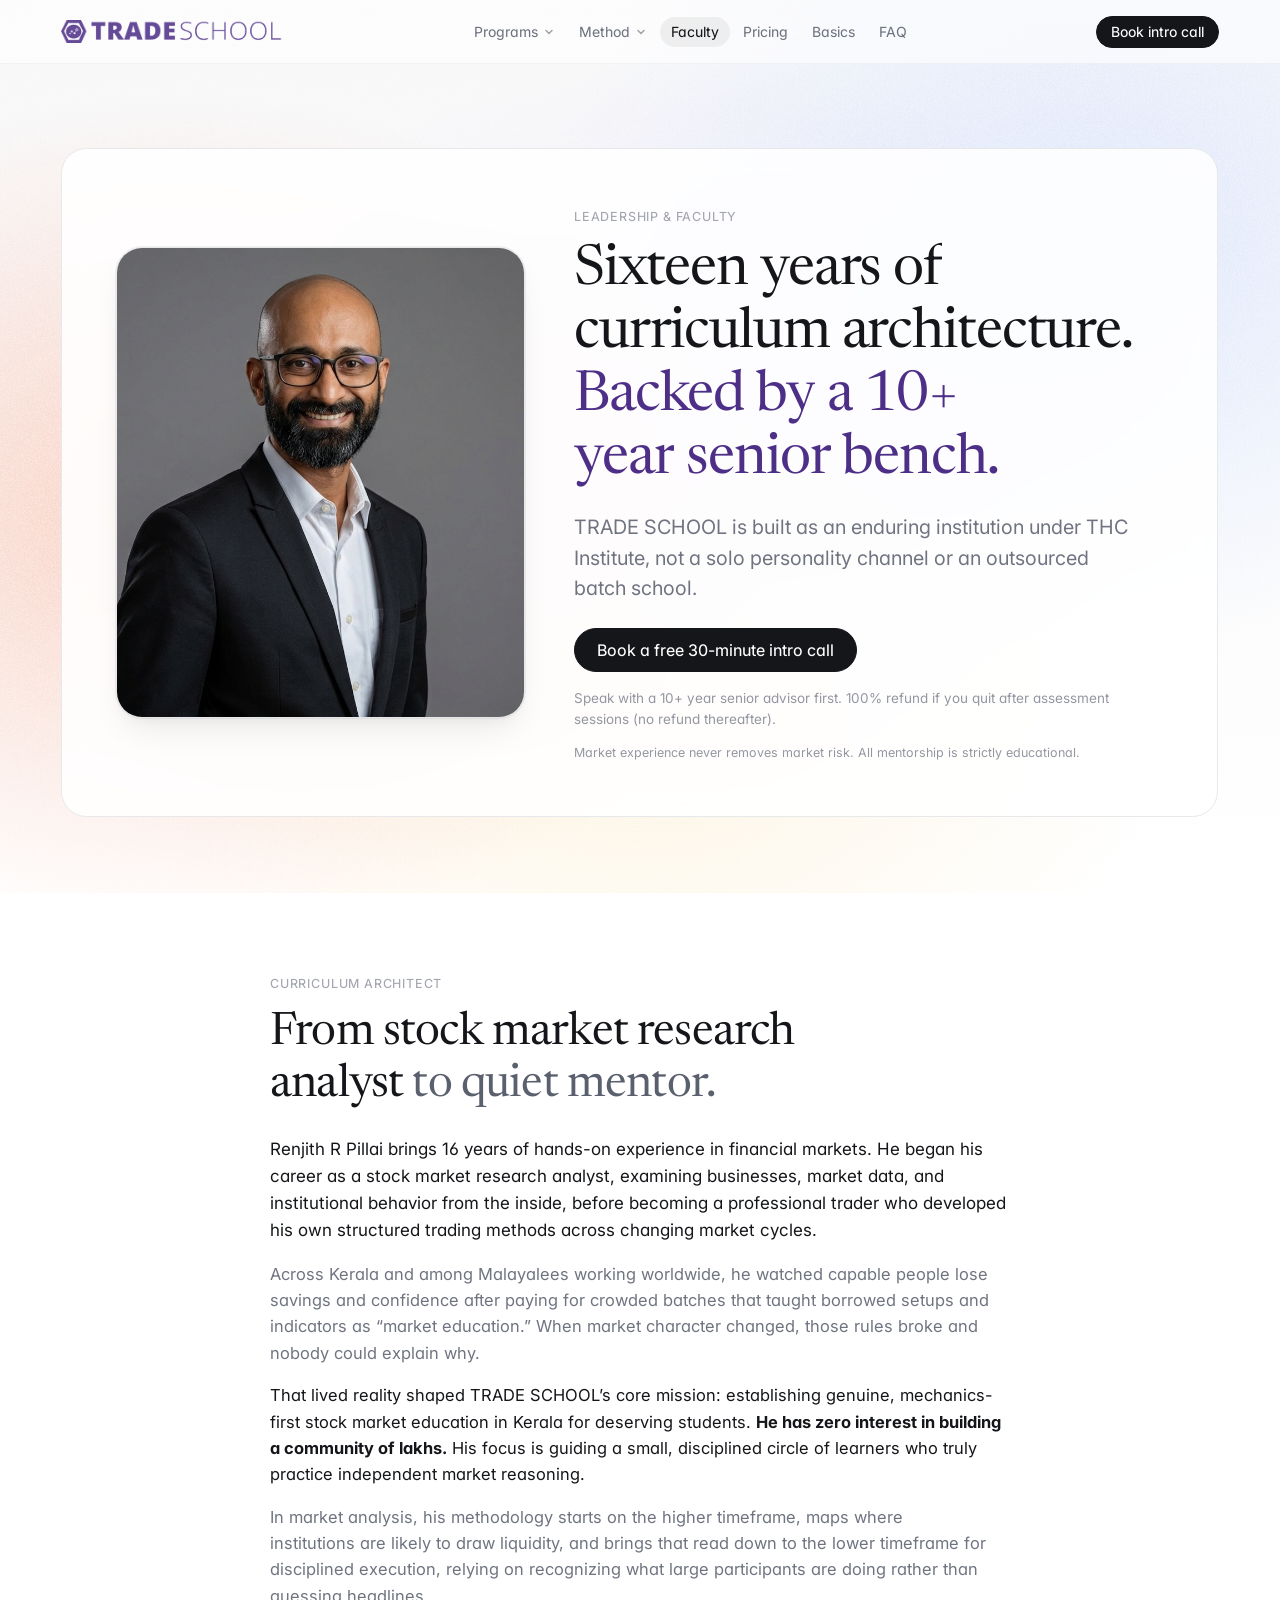
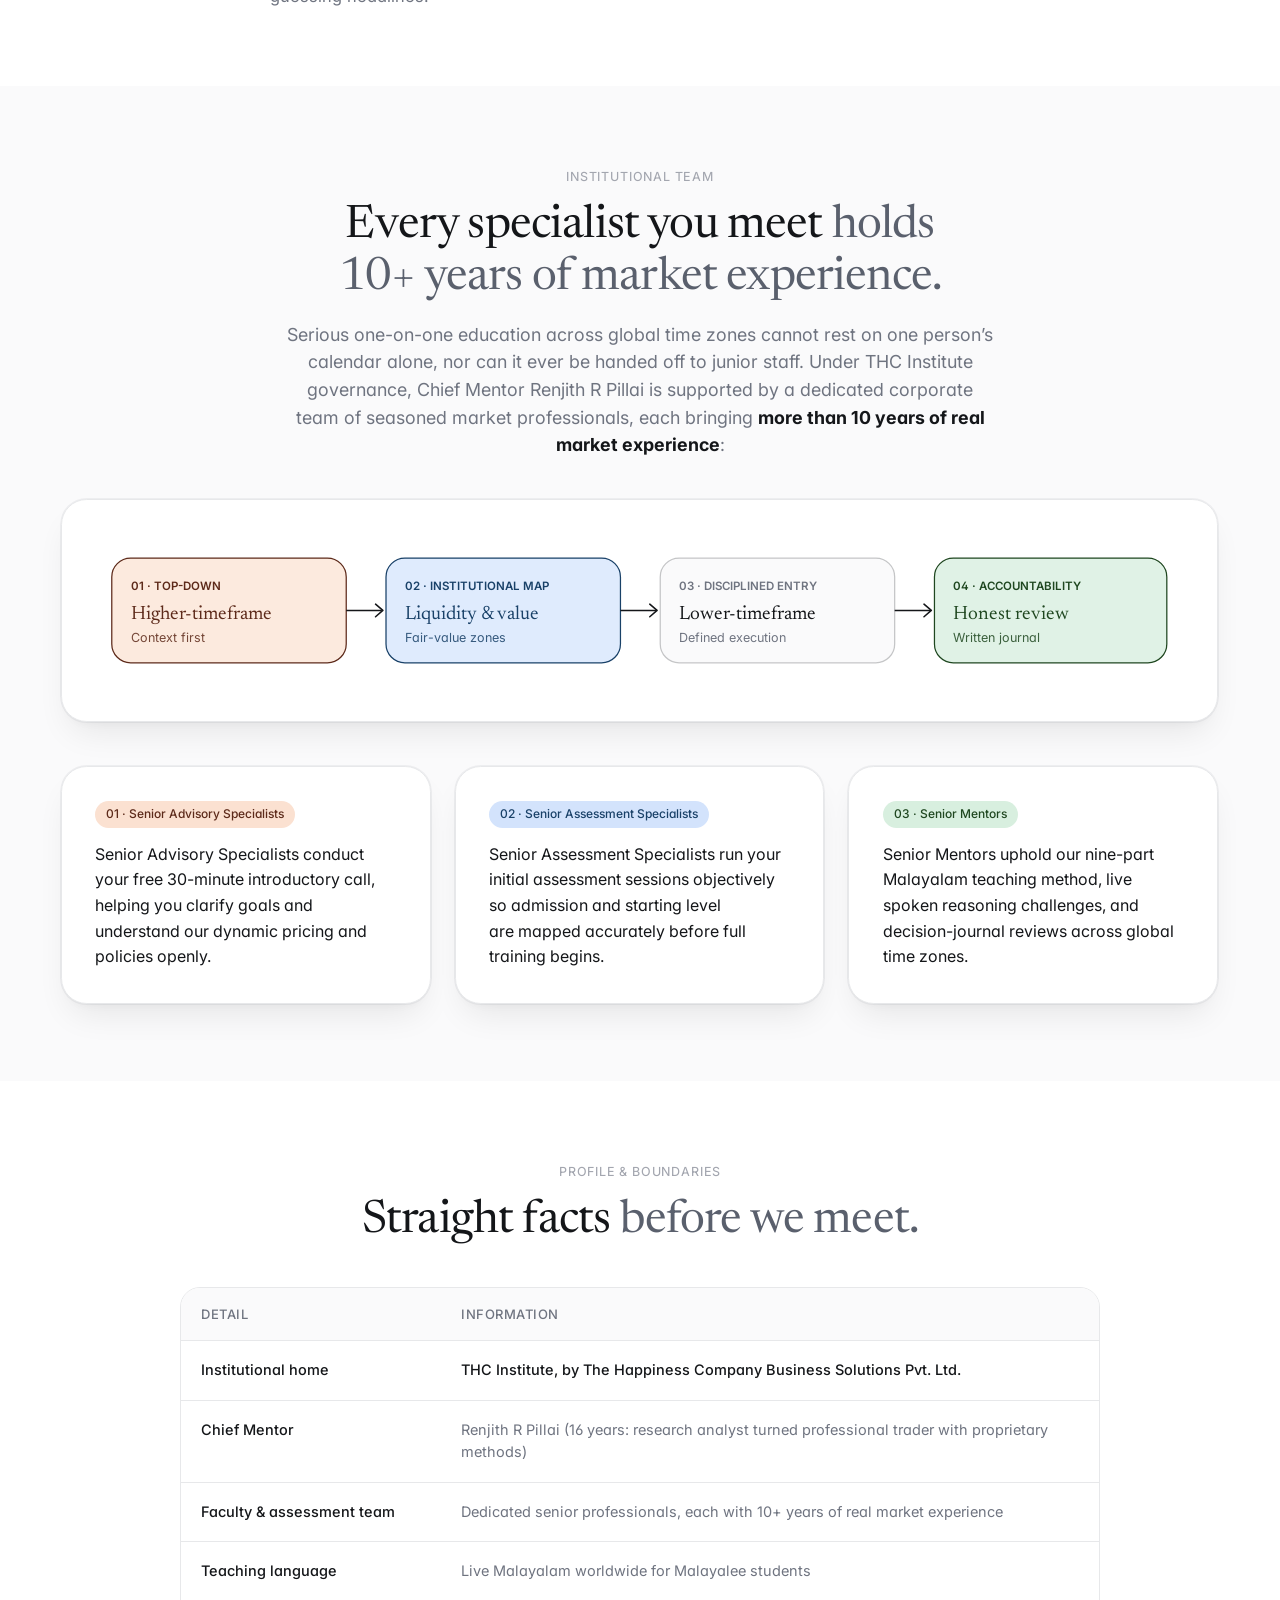
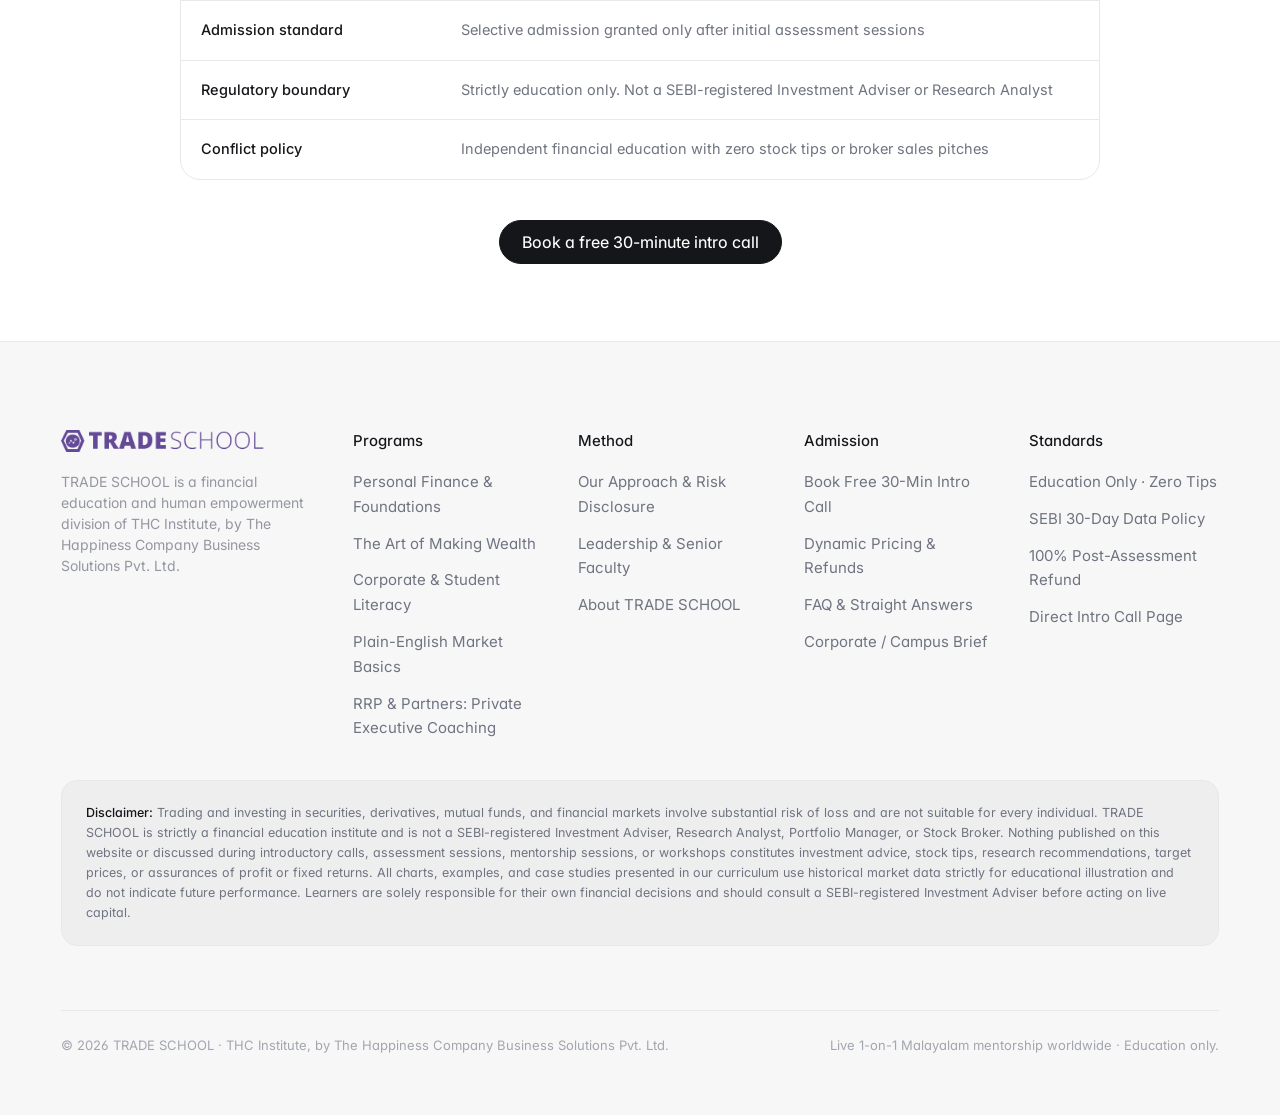
<file: mentor.html>
<!DOCTYPE html>
<html lang="en">

<head>
  <meta charset="UTF-8">
  <meta name="viewport" content="width=device-width, initial-scale=1.0, viewport-fit=cover">
  <meta name="theme-color" content="#ffffff">
  <title>Leadership &amp; Senior Faculty | Renjith R Pillai | TRADE SCHOOL</title>
  <meta name="description"
    content="Meet Chief Mentor Renjith R Pillai (16 years in markets) and TRADE SCHOOL's dedicated 10+ year senior faculty at THC Institute mentoring Malayalees worldwide.">
  <link rel="icon"
    href="data:image/svg+xml,%3Csvg xmlns='http://www.w3.org/2000/svg' viewBox='0 0 36 32'%3E%3Cpolygon points='9.6,2 26.4,2 34.2,16 26.4,30 9.6,30 1.8,16' fill='none' stroke='%234d2f87' stroke-width='3.1' stroke-linejoin='round'/%3E%3Ccircle cx='18' cy='16' r='9.4' fill='%234d2f87'/%3E%3Cpath d='M12.6 19.2L15.4 15.2L19 18.2L22.2 13.4' stroke='%23ffffff' stroke-width='1.35' stroke-linecap='round' stroke-linejoin='round' fill='none'/%3E%3Ccircle cx='12.6' cy='19.2' r='1.35' fill='%23ffffff'/%3E%3Ccircle cx='15.4' cy='15.2' r='1.85' fill='%23ffffff'/%3E%3Ccircle cx='19' cy='18.2' r='1.7' fill='%23ffffff'/%3E%3Ccircle cx='22.2' cy='13.4' r='2.55' fill='%23ffffff'/%3E%3Ccircle cx='22.2' cy='13.4' r='1.05' fill='%234d2f87'/%3E%3C/svg%3E">
  <link rel="preconnect" href="https://fonts.googleapis.com">
  <link rel="preconnect" href="https://fonts.gstatic.com" crossorigin>
  <link rel="stylesheet"
    href="https://fonts.googleapis.com/css2?family=Inter:wght@400..600&family=Newsreader:opsz,wght@6..72,400&display=swap">
  <link rel="stylesheet" href="css/styles.css">
  <!-- Schema: Person, ProfilePage -->
  <script type="application/ld+json">
  {
    "@context": "https://schema.org",
    "@type": "ProfilePage",
    "mainEntity": {
      "@type": "Person",
      "name": "Renjith R Pillai",
      "jobTitle": "Chief Mentor",
      "worksFor": {
        "@type": "EducationalOrganization",
        "name": "TRADE SCHOOL (THC Institute, by The Happiness Company Business Solutions Pvt. Ltd.)"
      },
      "description": "16 years in financial markets: stock market research analyst turned professional trader with proprietary methods, architecting TRADE SCHOOL's curriculum backed by a 10+ year senior faculty."
    }
  }
  </script>
</head>

<body>

  <!-- Global Navigation Bar -->
  <header class="site-header">
    <div class="nav-inner">
      <a href="index.html" class="brand-mark" aria-label="TRADE SCHOOL Home">
        <img src="assets/tradeschool-logo.png" alt="TRADE SCHOOL" class="brand-logo" width="223" height="24">
      </a>

      <nav class="desktop-nav" aria-label="Primary navigation">
        <div class="nav-dropdown">
          <button type="button" class="nav-drop-trigger" aria-expanded="false" aria-haspopup="true">
            <span>Programs</span>
            <svg class="nav-drop-caret" viewBox="0 0 12 12" fill="none" stroke="currentColor" stroke-width="1.5" stroke-linecap="round" stroke-linejoin="round" aria-hidden="true"><path d="M3 4.5L6 7.5L9 4.5" /></svg>
          </button>
          <div class="nav-drop-menu" role="menu">
            <a href="personal-finance.html" class="nav-drop-item" role="menuitem">
              <span class="nav-drop-item__title">Personal Finance &amp; Market Foundations</span>
              <span class="nav-drop-item__sub">Recommended starting point for beginners</span>
            </a>
            <a href="art-of-making-wealth.html" class="nav-drop-item" role="menuitem">
              <span class="nav-drop-item__title">The Art of Making Wealth</span>
              <span class="nav-drop-item__sub">Flagship 1-on-1 mentorship (11 levels, beginner to HNI)</span>
            </a>
            <a href="corporate-campus.html" class="nav-drop-item" role="menuitem">
              <span class="nav-drop-item__title">Corporate Wellness &amp; Student Literacy</span>
              <span class="nav-drop-item__sub">Conflict-free Malayalam workshops for companies &amp; campuses</span>
            </a>
          </div>
        </div>

        <div class="nav-dropdown">
          <button type="button" class="nav-drop-trigger" aria-expanded="false" aria-haspopup="true">
            <span>Method</span>
            <svg class="nav-drop-caret" viewBox="0 0 12 12" fill="none" stroke="currentColor" stroke-width="1.5" stroke-linecap="round" stroke-linejoin="round" aria-hidden="true"><path d="M3 4.5L6 7.5L9 4.5" /></svg>
          </button>
          <div class="nav-drop-menu" role="menu">
            <a href="approach-risk.html" class="nav-drop-item" role="menuitem">
              <span class="nav-drop-item__title">Our Approach &amp; Risk Disclosure</span>
              <span class="nav-drop-item__sub">Education-only boundaries &amp; SEBI 30-day data lag</span>
            </a>
            <a href="about.html" class="nav-drop-item" role="menuitem">
              <span class="nav-drop-item__title">About TRADE SCHOOL</span>
              <span class="nav-drop-item__sub">THC Institute &middot; Small on purpose, built to last</span>
            </a>
          </div>
        </div>

        <a href="mentor.html" class="active">Faculty</a>
        <a href="pricing.html">Pricing</a>
        <a href="market-basics.html">Basics</a>
        <a href="faq.html">FAQ</a>
      </nav>

      <div class="nav-actions">
        <a href="intro-session.html" class="btn btn--primary btn--sm">Book intro call</a>
        <button id="mobile-menu-btn" class="mobile-menu-btn" aria-label="Open navigation menu" aria-expanded="false" aria-controls="mobile-drawer">
          <svg width="20" height="20" viewBox="0 0 20 20" fill="none" stroke="currentColor" stroke-width="1.6" stroke-linecap="round"><path d="M3 6H17M3 10H17M3 14H17" /></svg>
        </button>
      </div>
    </div>
  </header>

  <!-- Mobile Navigation Drawer -->
  <nav id="mobile-drawer" class="mobile-drawer" aria-label="Mobile navigation" aria-hidden="true">
    <div>
      <div class="mobile-drawer__top">
        <a href="index.html" class="brand-mark">
          <img src="assets/tradeschool-logo.png" alt="TRADE SCHOOL" class="brand-logo" width="223" height="24">
        </a>
        <button id="mobile-close-btn" class="mobile-menu-btn" style="display:inline-flex" aria-label="Close menu">
          <svg width="20" height="20" viewBox="0 0 20 20" fill="none" stroke="currentColor" stroke-width="1.6" stroke-linecap="round"><path d="M5 5L15 15M15 5L5 15" /></svg>
        </button>
      </div>
      <div class="mobile-drawer__links">
        <a href="art-of-making-wealth.html">Programs</a>
        <div class="mobile-drawer__sub">
          <a href="personal-finance.html">Personal Finance &amp; Market Foundations</a>
          <a href="art-of-making-wealth.html">The Art of Making Wealth (11-Level Flagship)</a>
          <a href="corporate-campus.html">Corporate Wellness &amp; Student Literacy</a>
        </div>
        <a href="approach-risk.html">Method</a>
        <div class="mobile-drawer__sub">
          <a href="approach-risk.html">Our Approach &amp; Risk Disclosure</a>
          <a href="about.html">About TRADE SCHOOL</a>
        </div>
        <a href="mentor.html" class="active">Faculty</a>
        <a href="pricing.html">Pricing</a>
        <a href="market-basics.html">Basics</a>
        <a href="faq.html">FAQ</a>
      </div>
    </div>
    <div class="mobile-drawer__footer">
      <a href="intro-session.html" class="btn btn--primary">Book intro call</a>
      <span class="t-caption">Leadership &amp; senior faculty &middot; THC Institute</span>
    </div>
  </nav>

  <main>
    <!-- ================================================================
         1. HERO -- Leadership and Senior Faculty
         ================================================================ -->
    <section class="hero-steep" style="padding-bottom:76px;">
      <div class="hero-steep__bg" aria-hidden="true"></div>
      <div class="grain-overlay" aria-hidden="true"></div>

      <div class="wrap" style="position:relative;z-index:2;">
        <div class="editorial-hero-card reveal" style="background:rgba(255,255,255,0.88);backdrop-filter:blur(12px);border:1px solid var(--color-rule);margin-top:20px;">
          <!-- Dummy Mentor Portrait Placeholder -->
          <figure class="mentor-portrait-figure">
            <img src="assets/mentor-portrait.png" alt="Portrait of Renjith R Pillai, Chief Mentor at TRADE SCHOOL."
              class="mentor-portrait-img" width="800" height="920">
          </figure>

          <div>
            <span class="t-eyebrow">Leadership &amp; faculty</span>
            <h1 class="t-chapter mt-12" data-word-reveal>Sixteen years of curriculum architecture. <span class="t-muted-tone">Backed by a 10+ year senior bench.</span></h1>
            <p class="t-hero-support mt-20">
              TRADE SCHOOL is built as an enduring institution under THC Institute, not a solo personality channel or an outsourced batch school.
            </p>
            <div class="btn-row btn-row--left mt-24">
              <a href="intro-session.html" class="btn btn--primary">Book a free 30-minute intro call</a>
            </div>
            <p class="hero-steep__reassurance" style="text-align:left;">Speak with a 10+ year senior advisor first. 100% refund if you quit after assessment sessions (no refund thereafter).</p>
            <p class="risk-note risk-note--left">Market experience never removes market risk. All mentorship is strictly educational.</p>
          </div>
        </div>
      </div>
    </section>

    <!-- ================================================================
         2. CHIEF MENTOR: RENJITH R PILLAI
         ================================================================ -->
    <section class="section section--tight section--paper">
      <div class="wrap">
        <div class="prose-narrow reveal">
          <span class="t-eyebrow">Curriculum architect</span>
          <h2 class="t-chapter--mid mt-12">From stock market research analyst <span class="t-muted-tone">to quiet mentor.</span></h2>
          <p class="t-body mt-24" style="font-size:17px;color:var(--color-ink);">
            Renjith R Pillai brings 16 years of hands-on experience in financial markets. He began his career as a stock market research analyst, examining businesses, market data, and institutional behavior from the inside, before becoming a professional trader who developed his own structured trading methods across changing market cycles.
          </p>
          <p class="t-body mt-16" style="font-size:16.5px;">
            Across Kerala and among Malayalees working worldwide, he watched capable people lose savings and confidence after paying for crowded batches that taught borrowed setups and indicators as &ldquo;market education.&rdquo; When market character changed, those rules broke and nobody could explain why.
          </p>
          <p class="t-body mt-16" style="font-size:16.5px;color:var(--color-ink);">
            That lived reality shaped TRADE SCHOOL&rsquo;s core mission: establishing genuine, mechanics-first stock market education in Kerala for deserving students. <strong>He has zero interest in building a community of lakhs.</strong> His focus is guiding a small, disciplined circle of learners who truly practice independent market reasoning.
          </p>
          <p class="t-body mt-16" style="font-size:16.5px;">
            In market analysis, his methodology starts on the higher timeframe, maps where institutions are likely to draw liquidity, and brings that read down to the lower timeframe for disciplined execution, relying on recognizing what large participants are doing rather than guessing headlines.
          </p>
        </div>
      </div>
    </section>

    <!-- ================================================================
         3. SENIOR FACULTY, ADVISORS & ASSESSMENT SPECIALISTS + DIAGRAM
         ================================================================ -->
    <section class="section section--tight section--fog">
      <div class="wrap">
        <div class="centered-lead centered-lead--wide reveal">
          <span class="t-eyebrow">Institutional team</span>
          <h2 class="t-chapter--mid mt-12">Every specialist you meet <span class="t-muted-tone">holds 10+ years of market experience.</span></h2>
          <p class="t-lead mt-16">
            Serious one-on-one education across global time zones cannot rest on one person&rsquo;s calendar alone, nor can it ever be handed off to junior staff. Under THC Institute governance, Chief Mentor Renjith R Pillai is supported by a dedicated corporate team of seasoned market professionals, each bringing <strong style="color:var(--color-ink);">more than 10 years of real market experience</strong>:
          </p>
        </div>

        <!-- Clean Four-Step Top-Down Analysis Diagram -->
        <div class="diagram-card diagram-card--white mt-40 reveal">
          <svg viewBox="0 0 1040 148" width="100%" height="148" fill="none" role="img"
            aria-label="Top-down analysis diagram illustrating TRADE SCHOOL's market methodology.">
            <rect x="16" y="24" width="224" height="100" rx="18" fill="#fbe1d1" fill-opacity="0.7" stroke="#5d2a1a" stroke-width="1.2" />
            <text x="34" y="54" fill="#5d2a1a" font-family="Inter,sans-serif" font-size="11" font-weight="600">01 &middot; TOP-DOWN</text>
            <text x="34" y="82" fill="#5d2a1a" font-family="Newsreader,serif" font-size="18.5">Higher-timeframe</text>
            <text x="34" y="104" fill="#5d2a1a" font-family="Inter,sans-serif" font-size="12" opacity="0.85">Context first</text>

            <path class="svg-draw" d="M240 74 H274" stroke="#141619" stroke-width="1.5" stroke-dasharray="4 4" />
            <path d="M268 68 L275 74 L268 80" stroke="#141619" stroke-width="1.5" stroke-linecap="round" stroke-linejoin="round" />

            <rect x="278" y="24" width="224" height="100" rx="18" fill="#d3e3fc" fill-opacity="0.72" stroke="#194168" stroke-width="1.2" />
            <text x="296" y="54" fill="#194168" font-family="Inter,sans-serif" font-size="11" font-weight="600">02 &middot; INSTITUTIONAL MAP</text>
            <text x="296" y="82" fill="#194168" font-family="Newsreader,serif" font-size="18.5">Liquidity &amp; value</text>
            <text x="296" y="104" fill="#194168" font-family="Inter,sans-serif" font-size="12" opacity="0.85">Fair-value zones</text>

            <path class="svg-draw" d="M502 74 H536" stroke="#141619" stroke-width="1.5" stroke-dasharray="4 4" />
            <path d="M530 68 L537 74 L530 80" stroke="#141619" stroke-width="1.5" stroke-linecap="round" stroke-linejoin="round" />

            <rect x="540" y="24" width="224" height="100" rx="18" fill="#fafafb" stroke="#141619" stroke-opacity="0.24" stroke-width="1.2" />
            <text x="558" y="54" fill="#6f7480" font-family="Inter,sans-serif" font-size="11" font-weight="600">03 &middot; DISCIPLINED ENTRY</text>
            <text x="558" y="82" fill="#141619" font-family="Newsreader,serif" font-size="18.5">Lower-timeframe</text>
            <text x="558" y="104" fill="#6f7480" font-family="Inter,sans-serif" font-size="12">Defined execution</text>

            <path class="svg-draw" d="M764 74 H798" stroke="#141619" stroke-width="1.5" stroke-dasharray="4 4" />
            <path d="M792 68 L799 74 L792 80" stroke="#141619" stroke-width="1.5" stroke-linecap="round" stroke-linejoin="round" />

            <rect x="802" y="24" width="222" height="100" rx="18" fill="#d8efdf" fill-opacity="0.78" stroke="#1f4720" stroke-width="1.2" />
            <text x="820" y="54" fill="#1f4720" font-family="Inter,sans-serif" font-size="11" font-weight="600">04 &middot; ACCOUNTABILITY</text>
            <text x="820" y="82" fill="#1f4720" font-family="Newsreader,serif" font-size="18.5">Honest review</text>
            <text x="820" y="104" fill="#1f4720" font-family="Inter,sans-serif" font-size="12" opacity="0.85">Written journal</text>
          </svg>
        </div>

        <div class="agenda-grid reveal">
          <article class="agenda-card">
            <span class="agenda-card__time">01 &middot; Senior Advisory Specialists</span>
            <p class="t-body" style="color:var(--color-ink);">Senior Advisory Specialists conduct your free 30-minute introductory call, helping you clarify goals and understand our dynamic pricing and policies openly.</p>
          </article>
          <article class="agenda-card agenda-card--sky">
            <span class="agenda-card__time">02 &middot; Senior Assessment Specialists</span>
            <p class="t-body" style="color:var(--color-ink);">Senior Assessment Specialists run your initial assessment sessions objectively so admission and starting level are mapped accurately before full training begins.</p>
          </article>
          <article class="agenda-card agenda-card--mint">
            <span class="agenda-card__time">03 &middot; Senior Mentors</span>
            <p class="t-body" style="color:var(--color-ink);">Senior Mentors uphold our nine-part Malayalam teaching method, live spoken reasoning challenges, and decision-journal reviews across global time zones.</p>
          </article>
        </div>
      </div>
    </section>

    <!-- ================================================================
         4. VERIFIED INSTITUTIONAL PROFILE TABLE
         ================================================================ -->
    <section class="section section--tight section--paper">
      <div class="wrap">
        <div class="centered-lead centered-lead--wide reveal">
          <span class="t-eyebrow">Profile &amp; boundaries</span>
          <h2 class="t-chapter--mid mt-12">Straight facts <span class="t-muted-tone">before we meet.</span></h2>
        </div>

        <div class="table-scroll reveal" style="max-width:920px;margin-left:auto;margin-right:auto;">
          <table class="editorial-table">
            <thead>
              <tr>
                <th style="width:260px;">Detail</th>
                <th>Information</th>
              </tr>
            </thead>
            <tbody>
              <tr>
                <td>Institutional home</td>
                <td style="color:var(--color-ink);font-weight:500;">THC Institute, by The Happiness Company Business Solutions Pvt. Ltd.</td>
              </tr>
              <tr>
                <td>Chief Mentor</td>
                <td>Renjith R Pillai (16 years: research analyst turned professional trader with proprietary methods)</td>
              </tr>
              <tr>
                <td>Faculty &amp; assessment team</td>
                <td>Dedicated senior professionals, each with 10+ years of real market experience</td>
              </tr>
              <tr>
                <td>Teaching language</td>
                <td>Live Malayalam worldwide for Malayalee students</td>
              </tr>
              <tr>
                <td>Admission standard</td>
                <td>Selective admission granted only after initial assessment sessions</td>
              </tr>
              <tr>
                <td>Regulatory boundary</td>
                <td>Strictly education only. Not a SEBI-registered Investment Adviser or Research Analyst</td>
              </tr>
              <tr>
                <td>Conflict policy</td>
                <td>Independent financial education with zero stock tips or broker sales pitches</td>
              </tr>
            </tbody>
          </table>
        </div>

        <div class="centered-lead mt-40 reveal">
          <a href="intro-session.html" class="btn btn--primary">Book a free 30-minute intro call</a>
        </div>
      </div>
    </section>
  </main>

  <!-- Global Footer -->
  <footer class="site-footer">
    <div class="wrap">
      <div class="footer-grid">
        <div class="footer-brand-col">
          <a href="index.html" class="brand-mark" aria-label="TRADE SCHOOL Home">
            <img src="assets/tradeschool-logo.png" alt="TRADE SCHOOL" class="brand-logo" width="223" height="24">
          </a>
          <p class="t-caption mt-12">TRADE SCHOOL is a financial education and human empowerment division of THC Institute, by The Happiness Company Business Solutions Pvt. Ltd.</p>
        </div>
        <div>
          <h3 class="footer-col__title">Programs</h3>
          <ul class="footer-col__list">
            <li><a href="personal-finance.html">Personal Finance &amp; Foundations</a></li>
            <li><a href="art-of-making-wealth.html">The Art of Making Wealth</a></li>
            <li><a href="corporate-campus.html">Corporate &amp; Student Literacy</a></li>
            <li><a href="market-basics.html">Plain-English Market Basics</a></li>
            <li><a href="premium-hni.html">RRP &amp; Partners: Private Executive Coaching</a></li>
          </ul>
        </div>
        <div>
          <h3 class="footer-col__title">Method</h3>
          <ul class="footer-col__list">
            <li><a href="approach-risk.html">Our Approach &amp; Risk Disclosure</a></li>
            <li><a href="mentor.html">Leadership &amp; Senior Faculty</a></li>
            <li><a href="about.html">About TRADE SCHOOL</a></li>
          </ul>
        </div>
        <div>
          <h3 class="footer-col__title">Admission</h3>
          <ul class="footer-col__list">
            <li><a href="intro-session.html">Book Free 30-Min Intro Call</a></li>
            <li><a href="pricing.html">Dynamic Pricing &amp; Refunds</a></li>
            <li><a href="faq.html">FAQ &amp; Straight Answers</a></li>
            <li><a href="corporate-campus.html#workshop-brief">Corporate / Campus Brief</a></li>
          </ul>
        </div>
        <div>
          <h3 class="footer-col__title">Standards</h3>
          <ul class="footer-col__list">
            <li><a href="approach-risk.html#disclosure">Education Only &middot; Zero Tips</a></li>
            <li><a href="approach-risk.html#standards">SEBI 30-Day Data Policy</a></li>
            <li><a href="pricing.html#refund-policy">100% Post-Assessment Refund</a></li>
            <li><a href="start.html">Direct Intro Call Page</a></li>
          </ul>
        </div>
      </div>

      <div class="footer-disclaimer" role="note" aria-label="Disclaimer">
        <strong>Disclaimer:</strong> Trading and investing in securities, derivatives, mutual funds, and financial markets involve substantial risk of loss and are not suitable for every individual. TRADE SCHOOL is strictly a financial education institute and is not a SEBI-registered Investment Adviser, Research Analyst, Portfolio Manager, or Stock Broker. Nothing published on this website or discussed during introductory calls, assessment sessions, mentorship sessions, or workshops constitutes investment advice, stock tips, research recommendations, target prices, or assurances of profit or fixed returns. All charts, examples, and case studies presented in our curriculum use historical market data strictly for educational illustration and do not indicate future performance. Learners are solely responsible for their own financial decisions and should consult a SEBI-registered Investment Adviser before acting on live capital.
      </div>

      <div class="footer-meta">
        <span>&copy; 2026 TRADE SCHOOL &middot; THC Institute, by The Happiness Company Business Solutions Pvt. Ltd.</span>
        <span>Live 1-on-1 Malayalam mentorship worldwide &middot; Education only.</span>
      </div>
    </div>
  </footer>

  <script src="js/scripts.js"></script>
</body>

</html>
</file>
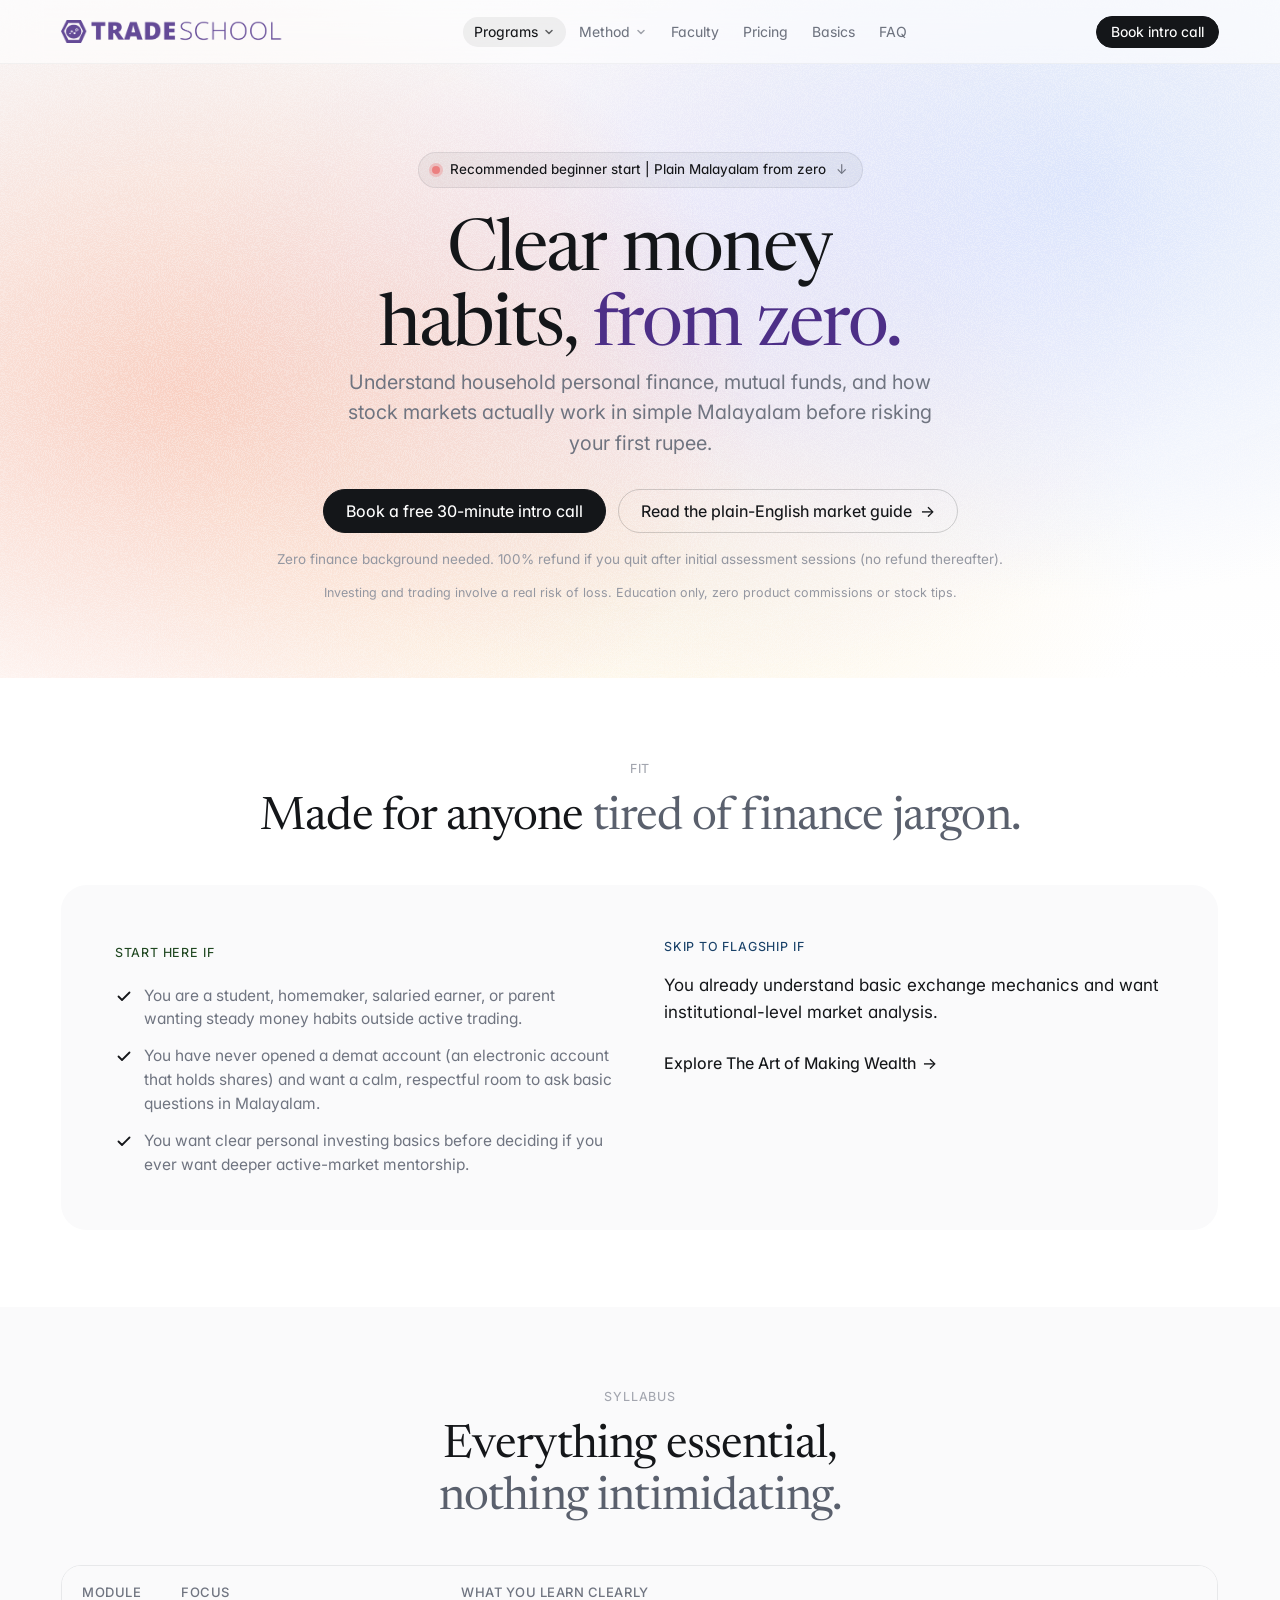
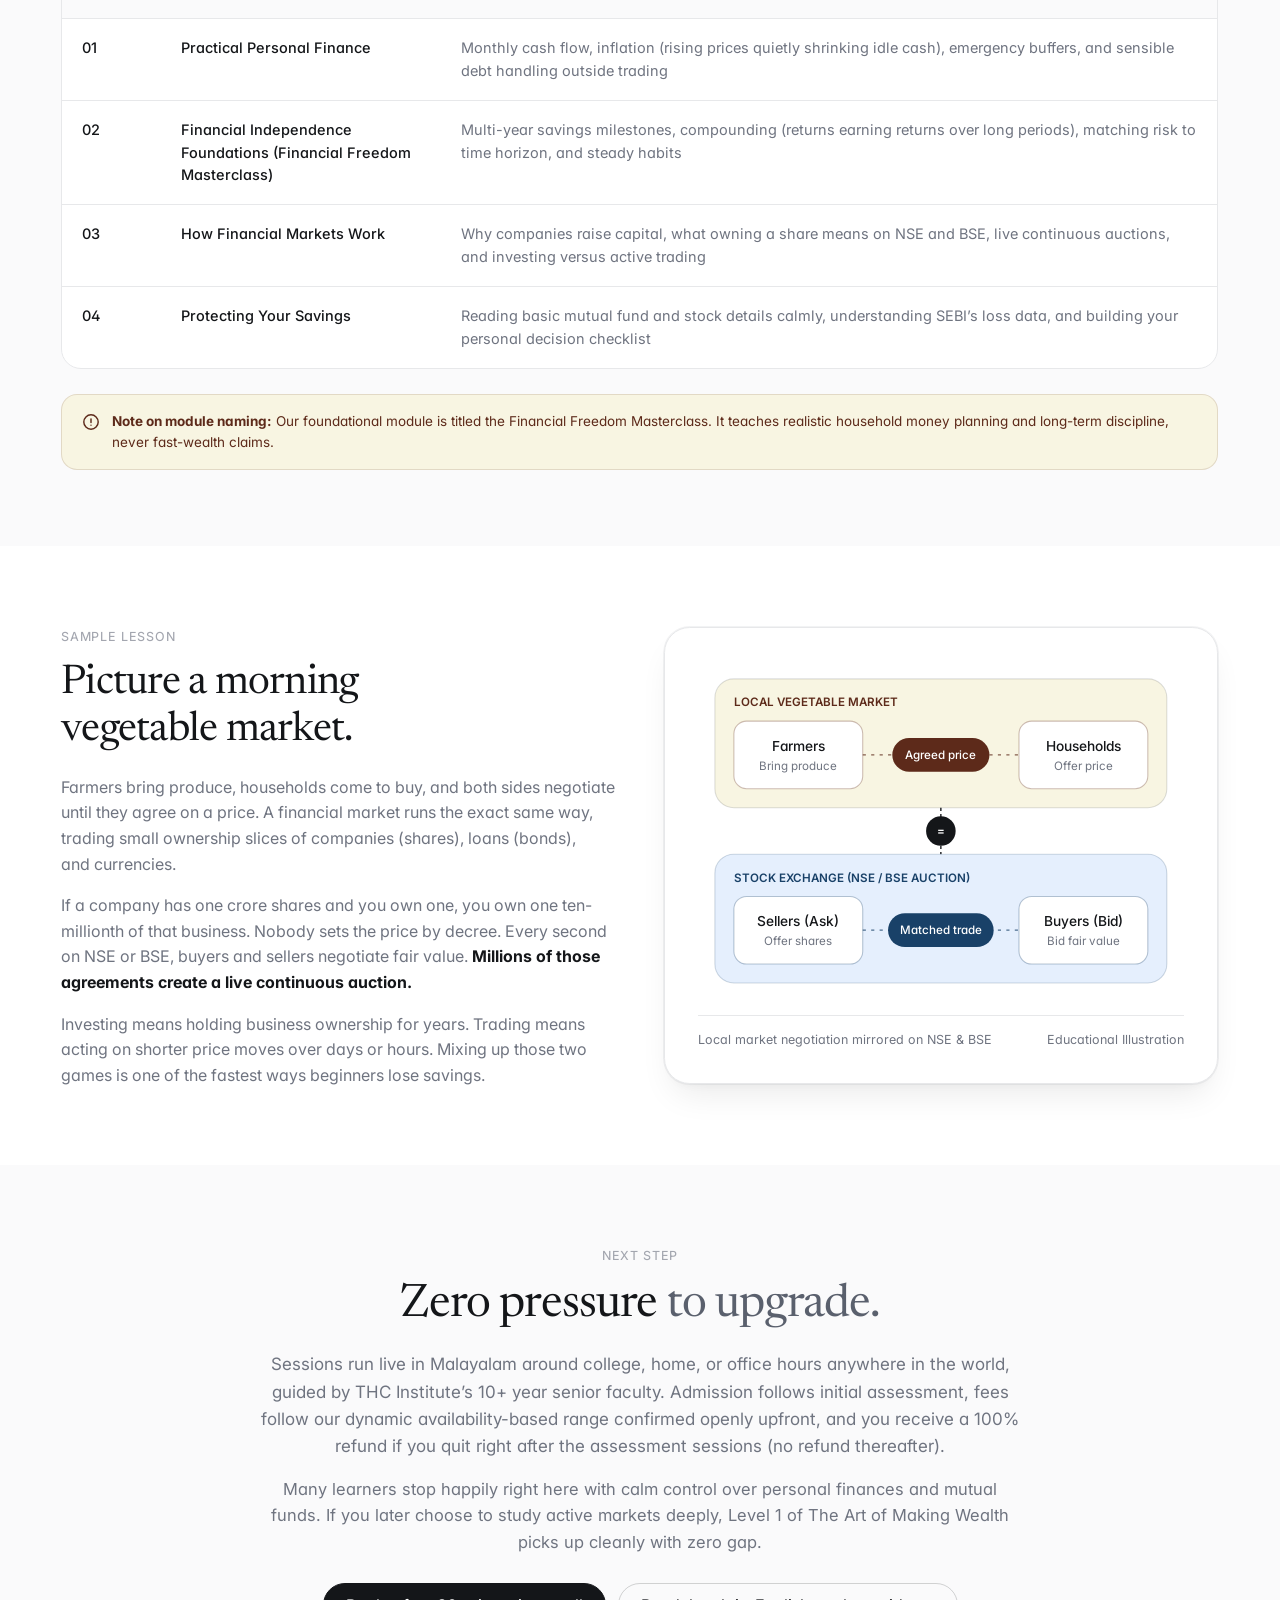
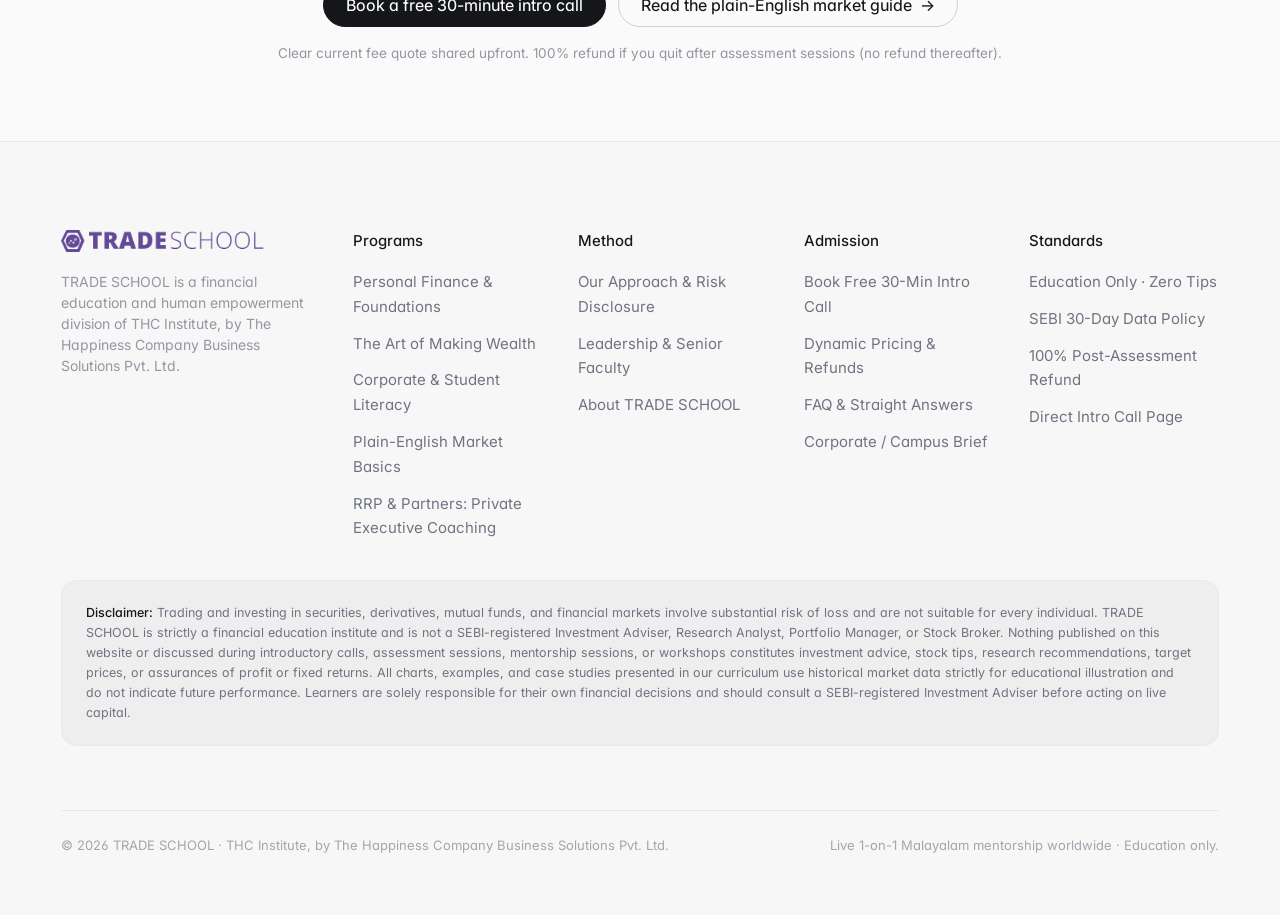
<file: personal-finance.html>
<!DOCTYPE html>
<html lang="en">

<head>
  <meta charset="UTF-8">
  <meta name="viewport" content="width=device-width, initial-scale=1.0, viewport-fit=cover">
  <meta name="theme-color" content="#ffffff">
  <title>Personal Finance &amp; Stock Market Basics in Malayalam | TRADE SCHOOL</title>
  <meta name="description"
    content="Learn personal finance, mutual funds, and stock market basics in plain Malayalam from zero. Live guidance worldwide from THC Institute's senior faculty.">
  <link rel="icon"
    href="data:image/svg+xml,%3Csvg xmlns='http://www.w3.org/2000/svg' viewBox='0 0 36 32'%3E%3Cpolygon points='9.6,2 26.4,2 34.2,16 26.4,30 9.6,30 1.8,16' fill='none' stroke='%234d2f87' stroke-width='3.1' stroke-linejoin='round'/%3E%3Ccircle cx='18' cy='16' r='9.4' fill='%234d2f87'/%3E%3Cpath d='M12.6 19.2L15.4 15.2L19 18.2L22.2 13.4' stroke='%23ffffff' stroke-width='1.35' stroke-linecap='round' stroke-linejoin='round' fill='none'/%3E%3Ccircle cx='12.6' cy='19.2' r='1.35' fill='%23ffffff'/%3E%3Ccircle cx='15.4' cy='15.2' r='1.85' fill='%23ffffff'/%3E%3Ccircle cx='19' cy='18.2' r='1.7' fill='%23ffffff'/%3E%3Ccircle cx='22.2' cy='13.4' r='2.55' fill='%23ffffff'/%3E%3Ccircle cx='22.2' cy='13.4' r='1.05' fill='%234d2f87'/%3E%3C/svg%3E">
  <link rel="preconnect" href="https://fonts.googleapis.com">
  <link rel="preconnect" href="https://fonts.gstatic.com" crossorigin>
  <link rel="stylesheet"
    href="https://fonts.googleapis.com/css2?family=Inter:wght@400..600&family=Newsreader:opsz,wght@6..72,400&display=swap">
  <link rel="stylesheet" href="css/styles.css">
  <!-- Schema: Course -->
  <script type="application/ld+json">
  {
    "@context": "https://schema.org",
    "@type": "Course",
    "name": "Personal Finance and Market Foundations",
    "description": "Understand personal finance, mutual funds, and how stock markets actually work in simple Malayalam before risking your first rupee.",
    "provider": {
      "@type": "EducationalOrganization",
      "name": "TRADE SCHOOL"
    },
    "inLanguage": "ml",
    "educationalLevel": "Complete beginner"
  }
  </script>
</head>

<body>

  <!-- Global Navigation Bar -->
  <header class="site-header">
    <div class="nav-inner">
      <a href="index.html" class="brand-mark" aria-label="TRADE SCHOOL Home">
        <img src="assets/tradeschool-logo.png" alt="TRADE SCHOOL" class="brand-logo" width="223" height="24">
      </a>

      <nav class="desktop-nav" aria-label="Primary navigation">
        <div class="nav-dropdown">
          <button type="button" class="nav-drop-trigger active" aria-expanded="false" aria-haspopup="true">
            <span>Programs</span>
            <svg class="nav-drop-caret" viewBox="0 0 12 12" fill="none" stroke="currentColor" stroke-width="1.5" stroke-linecap="round" stroke-linejoin="round" aria-hidden="true"><path d="M3 4.5L6 7.5L9 4.5" /></svg>
          </button>
          <div class="nav-drop-menu" role="menu">
            <a href="personal-finance.html" class="nav-drop-item" role="menuitem">
              <span class="nav-drop-item__title">Personal Finance &amp; Market Foundations</span>
              <span class="nav-drop-item__sub">Recommended starting point for beginners</span>
            </a>
            <a href="art-of-making-wealth.html" class="nav-drop-item" role="menuitem">
              <span class="nav-drop-item__title">The Art of Making Wealth</span>
              <span class="nav-drop-item__sub">Flagship 1-on-1 mentorship (11 levels, beginner to HNI)</span>
            </a>
            <a href="corporate-campus.html" class="nav-drop-item" role="menuitem">
              <span class="nav-drop-item__title">Corporate Wellness &amp; Student Literacy</span>
              <span class="nav-drop-item__sub">Conflict-free Malayalam workshops for companies &amp; campuses</span>
            </a>
          </div>
        </div>

        <div class="nav-dropdown">
          <button type="button" class="nav-drop-trigger" aria-expanded="false" aria-haspopup="true">
            <span>Method</span>
            <svg class="nav-drop-caret" viewBox="0 0 12 12" fill="none" stroke="currentColor" stroke-width="1.5" stroke-linecap="round" stroke-linejoin="round" aria-hidden="true"><path d="M3 4.5L6 7.5L9 4.5" /></svg>
          </button>
          <div class="nav-drop-menu" role="menu">
            <a href="approach-risk.html" class="nav-drop-item" role="menuitem">
              <span class="nav-drop-item__title">Our Approach &amp; Risk Disclosure</span>
              <span class="nav-drop-item__sub">Education-only boundaries &amp; SEBI 30-day data lag</span>
            </a>
            <a href="about.html" class="nav-drop-item" role="menuitem">
              <span class="nav-drop-item__title">About TRADE SCHOOL</span>
              <span class="nav-drop-item__sub">THC Institute &middot; Small on purpose, built to last</span>
            </a>
          </div>
        </div>

        <a href="mentor.html">Faculty</a>
        <a href="pricing.html">Pricing</a>
        <a href="market-basics.html">Basics</a>
        <a href="faq.html">FAQ</a>
      </nav>

      <div class="nav-actions">
        <a href="intro-session.html" class="btn btn--primary btn--sm">Book intro call</a>
        <button id="mobile-menu-btn" class="mobile-menu-btn" aria-label="Open navigation menu" aria-expanded="false" aria-controls="mobile-drawer">
          <svg width="20" height="20" viewBox="0 0 20 20" fill="none" stroke="currentColor" stroke-width="1.6" stroke-linecap="round"><path d="M3 6H17M3 10H17M3 14H17" /></svg>
        </button>
      </div>
    </div>
  </header>

  <!-- Mobile Navigation Drawer -->
  <nav id="mobile-drawer" class="mobile-drawer" aria-label="Mobile navigation" aria-hidden="true">
    <div>
      <div class="mobile-drawer__top">
        <a href="index.html" class="brand-mark">
          <img src="assets/tradeschool-logo.png" alt="TRADE SCHOOL" class="brand-logo" width="223" height="24">
        </a>
        <button id="mobile-close-btn" class="mobile-menu-btn" style="display:inline-flex" aria-label="Close menu">
          <svg width="20" height="20" viewBox="0 0 20 20" fill="none" stroke="currentColor" stroke-width="1.6" stroke-linecap="round"><path d="M5 5L15 15M15 5L5 15" /></svg>
        </button>
      </div>
      <div class="mobile-drawer__links">
        <a href="personal-finance.html" class="active">Programs</a>
        <div class="mobile-drawer__sub">
          <a href="personal-finance.html">Personal Finance &amp; Market Foundations</a>
          <a href="art-of-making-wealth.html">The Art of Making Wealth (11-Level Flagship)</a>
          <a href="corporate-campus.html">Corporate Wellness &amp; Student Literacy</a>
        </div>
        <a href="approach-risk.html">Method</a>
        <div class="mobile-drawer__sub">
          <a href="approach-risk.html">Our Approach &amp; Risk Disclosure</a>
          <a href="about.html">About TRADE SCHOOL</a>
        </div>
        <a href="mentor.html">Faculty</a>
        <a href="pricing.html">Pricing</a>
        <a href="market-basics.html">Basics</a>
        <a href="faq.html">FAQ</a>
      </div>
    </div>
    <div class="mobile-drawer__footer">
      <a href="intro-session.html" class="btn btn--primary">Book intro call</a>
      <span class="t-caption">Recommended beginner start &middot; Plain Malayalam from zero</span>
    </div>
  </nav>

  <main>
    <!-- ================================================================
         1. HERO -- Recommended Beginner Start
         ================================================================ -->
    <section class="hero-steep" style="padding-bottom:76px;">
      <div class="hero-steep__bg" aria-hidden="true"></div>
      <div class="grain-overlay" aria-hidden="true"></div>

      <div class="wrap" style="position:relative;z-index:2;">
        <div class="hero-steep__center" style="max-width:780px;padding-top:24px;">
          <a href="#modules" class="announcement-pill">
            <span class="announcement-pill__dot" aria-hidden="true"></span>
            <span class="eb-full">Recommended beginner start | Plain Malayalam from zero</span>
            <span class="eb-short">Beginner start | Plain Malayalam</span>
            <span class="announcement-pill__arrow" aria-hidden="true">&darr;</span>
          </a>

          <h1 class="t-hero-sharp" data-word-reveal>
            Clear money habits, <span class="t-muted-tone">from zero.</span>
          </h1>

          <p class="t-hero-support mt-24" style="max-width:600px;">
            Understand household personal finance, mutual funds, and how stock markets actually work in simple Malayalam before risking your first rupee.
          </p>

          <div class="btn-row">
            <a href="intro-session.html" class="btn btn--primary">Book a free 30-minute intro call</a>
            <a href="market-basics.html" class="btn btn--ghost">Read the plain-English market guide <span class="arrow" aria-hidden="true">&rarr;</span></a>
          </div>

          <p class="hero-steep__reassurance">Zero finance background needed. 100% refund if you quit after initial assessment sessions (no refund thereafter).</p>
          <p class="risk-note">Investing and trading involve a real risk of loss. Education only, zero product commissions or stock tips.</p>
        </div>
      </div>
    </section>

    <!-- ================================================================
         2. WHO SHOULD START HERE
         ================================================================ -->
    <section class="section section--tight section--paper">
      <div class="wrap">
        <div class="centered-lead centered-lead--wide reveal">
          <span class="t-eyebrow">Fit</span>
          <h2 class="t-chapter--mid mt-12">Made for anyone <span class="t-muted-tone">tired of finance jargon.</span></h2>
        </div>

        <div class="dual-panel mt-40 reveal">
          <div>
            <span class="t-eyebrow" style="color:var(--color-forest);">Start here if</span>
            <ul class="check-list mt-20">
              <li>
                <svg class="check-list__icon" viewBox="0 0 18 18" fill="none" stroke="currentColor" stroke-width="1.8" stroke-linecap="round" stroke-linejoin="round" aria-hidden="true"><path d="M3.5 9.5L7 13L14.5 5.5" /></svg>
                <span>You are a student, homemaker, salaried earner, or parent wanting steady money habits outside active trading.</span>
              </li>
              <li>
                <svg class="check-list__icon" viewBox="0 0 18 18" fill="none" stroke="currentColor" stroke-width="1.8" stroke-linecap="round" stroke-linejoin="round" aria-hidden="true"><path d="M3.5 9.5L7 13L14.5 5.5" /></svg>
                <span>You have never opened a demat account (an electronic account that holds shares) and want a calm, respectful room to ask basic questions in Malayalam.</span>
              </li>
              <li>
                <svg class="check-list__icon" viewBox="0 0 18 18" fill="none" stroke="currentColor" stroke-width="1.8" stroke-linecap="round" stroke-linejoin="round" aria-hidden="true"><path d="M3.5 9.5L7 13L14.5 5.5" /></svg>
                <span>You want clear personal investing basics before deciding if you ever want deeper active-market mentorship.</span>
              </li>
            </ul>
          </div>

          <div style="display:flex;flex-direction:column;justify-content:center;">
            <span class="t-eyebrow" style="color:var(--color-navy);">Skip to flagship if</span>
            <p class="t-body mt-16" style="color:var(--color-ink);font-size:17px;">
              You already understand basic exchange mechanics and want institutional-level market analysis.
            </p>
            <div class="mt-20">
              <a href="art-of-making-wealth.html" class="link-arrow">Explore The Art of Making Wealth <span class="arrow" aria-hidden="true">&rarr;</span></a>
            </div>
          </div>
        </div>
      </div>
    </section>

    <!-- ================================================================
         3. FOUR PLAIN-LANGUAGE MODULES
         ================================================================ -->
    <section class="section section--tight section--fog" id="modules">
      <div class="wrap">
        <div class="centered-lead centered-lead--wide reveal">
          <span class="t-eyebrow">Syllabus</span>
          <h2 class="t-chapter--mid mt-12">Everything essential, <span class="t-muted-tone">nothing intimidating.</span></h2>
        </div>

        <div class="table-scroll reveal">
          <table class="editorial-table">
            <thead>
              <tr>
                <th style="width:96px;">Module</th>
                <th style="width:280px;">Focus</th>
                <th>What you learn clearly</th>
              </tr>
            </thead>
            <tbody>
              <tr>
                <td>01</td>
                <td style="color:var(--color-ink);font-weight:500;">Practical Personal Finance</td>
                <td>Monthly cash flow, inflation (rising prices quietly shrinking idle cash), emergency buffers, and sensible debt handling outside trading</td>
              </tr>
              <tr>
                <td>02</td>
                <td style="color:var(--color-ink);font-weight:500;">Financial Independence Foundations (Financial Freedom Masterclass)</td>
                <td>Multi-year savings milestones, compounding (returns earning returns over long periods), matching risk to time horizon, and steady habits</td>
              </tr>
              <tr>
                <td>03</td>
                <td style="color:var(--color-ink);font-weight:500;">How Financial Markets Work</td>
                <td>Why companies raise capital, what owning a share means on NSE and BSE, live continuous auctions, and investing versus active trading</td>
              </tr>
              <tr>
                <td>04</td>
                <td style="color:var(--color-ink);font-weight:500;">Protecting Your Savings</td>
                <td>Reading basic mutual fund and stock details calmly, understanding SEBI&rsquo;s loss data, and building your personal decision checklist</td>
              </tr>
            </tbody>
          </table>
        </div>

        <div class="compliance-notice mt-24 reveal">
          <svg class="compliance-notice__icon" viewBox="0 0 20 20" fill="none" stroke="currentColor" stroke-width="1.6" aria-hidden="true">
            <circle cx="10" cy="10" r="8" />
            <path d="M10 6.5V10.5M10 13.5H10.01" stroke-linecap="round" />
          </svg>
          <div>
            <strong>Note on module naming:</strong> Our foundational module is titled the Financial Freedom Masterclass. It teaches realistic household money planning and long-term discipline, never fast-wealth claims.
          </div>
        </div>
      </div>
    </section>

    <!-- ================================================================
         4. TWO-MINUTE SAMPLE + VEGETABLE MARKET VS EXCHANGE DIAGRAM
         ================================================================ -->
    <section class="section section--tight section--paper">
      <div class="wrap">
        <div class="split-primer reveal">
          <div>
            <span class="t-eyebrow">Sample lesson</span>
            <h2 class="t-split mt-12">Picture a morning vegetable market.</h2>
            <p class="t-body mt-20">
              Farmers bring produce, households come to buy, and both sides negotiate until they agree on a price. A financial market runs the exact same way, trading small ownership slices of companies (shares), loans (bonds), and currencies.
            </p>
            <p class="t-body mt-16">
              If a company has one crore shares and you own one, you own one ten-millionth of that business. Nobody sets the price by decree. Every second on NSE or BSE, buyers and sellers negotiate fair value. <strong style="color:var(--color-ink);">Millions of those agreements create a live continuous auction.</strong>
            </p>
            <p class="t-body mt-16">
              Investing means holding business ownership for years. Trading means acting on shorter price moves over days or hours. Mixing up those two games is one of the fastest ways beginners lose savings.
            </p>
          </div>

          <div class="diagram-card diagram-card--white">
            <svg viewBox="0 0 460 320" width="100%" height="320" fill="none" role="img"
              aria-label="Simple diagram comparing a local vegetable market negotiation to a stock exchange auction.">
              <rect x="16" y="16" width="428" height="122" rx="18" fill="#f8f5e2" stroke="#141619" stroke-opacity="0.14" />
              <text x="34" y="42" fill="#5d2a1a" font-family="Inter,sans-serif" font-size="11" font-weight="600">LOCAL VEGETABLE MARKET</text>
              <rect x="34" y="56" width="122" height="64" rx="12" fill="#ffffff" stroke="#5d2a1a" stroke-opacity="0.3" />
              <text x="95" y="84" text-anchor="middle" fill="#141619" font-family="Inter,sans-serif" font-size="13" font-weight="500">Farmers</text>
              <text x="95" y="102" text-anchor="middle" fill="#6f7480" font-family="Inter,sans-serif" font-size="11">Bring produce</text>

              <rect x="304" y="56" width="122" height="64" rx="12" fill="#ffffff" stroke="#5d2a1a" stroke-opacity="0.3" />
              <text x="365" y="84" text-anchor="middle" fill="#141619" font-family="Inter,sans-serif" font-size="13" font-weight="500">Households</text>
              <text x="365" y="102" text-anchor="middle" fill="#6f7480" font-family="Inter,sans-serif" font-size="11">Offer price</text>

              <path class="dotted-stream" d="M156 88 H304" style="stroke:#5d2a1a;stroke-opacity:0.75;" />
              <rect x="184" y="72" width="92" height="32" rx="16" fill="#5d2a1a" />
              <text x="230" y="92" text-anchor="middle" fill="#ffffff" font-family="Inter,sans-serif" font-size="11" font-weight="500">Agreed price</text>

              <line x1="230" y1="138" x2="230" y2="182" stroke="#141619" stroke-width="1.3" stroke-dasharray="3 3" />
              <circle cx="230" cy="160" r="14" fill="#141619" />
              <text x="230" y="164" text-anchor="middle" fill="#ffffff" font-family="Inter,sans-serif" font-size="11" font-weight="600">=</text>

              <rect x="16" y="182" width="428" height="122" rx="18" fill="#d3e3fc" fill-opacity="0.58" stroke="#194168" stroke-opacity="0.2" />
              <text x="34" y="208" fill="#194168" font-family="Inter,sans-serif" font-size="11" font-weight="600">STOCK EXCHANGE (NSE / BSE AUCTION)</text>
              <rect x="34" y="222" width="122" height="64" rx="12" fill="#ffffff" stroke="#194168" stroke-opacity="0.3" />
              <text x="95" y="250" text-anchor="middle" fill="#141619" font-family="Inter,sans-serif" font-size="13" font-weight="500">Sellers (Ask)</text>
              <text x="95" y="268" text-anchor="middle" fill="#6f7480" font-family="Inter,sans-serif" font-size="11">Offer shares</text>

              <rect x="304" y="222" width="122" height="64" rx="12" fill="#ffffff" stroke="#194168" stroke-opacity="0.3" />
              <text x="365" y="250" text-anchor="middle" fill="#141619" font-family="Inter,sans-serif" font-size="13" font-weight="500">Buyers (Bid)</text>
              <text x="365" y="268" text-anchor="middle" fill="#6f7480" font-family="Inter,sans-serif" font-size="11">Bid fair value</text>

              <path class="dotted-stream" d="M156 254 H304" style="stroke:#194168;stroke-opacity:0.75;" />
              <rect x="180" y="238" width="100" height="32" rx="16" fill="#194168" />
              <text x="230" y="258" text-anchor="middle" fill="#ffffff" font-family="Inter,sans-serif" font-size="11" font-weight="500">Matched trade</text>
            </svg>
            <div class="diagram-caption">
              <span>Local market negotiation mirrored on NSE &amp; BSE</span>
              <span>Educational Illustration</span>
            </div>
          </div>
        </div>
      </div>
    </section>

    <!-- ================================================================
         5. ADMISSION, DYNAMIC PRICING & NEXT STEP
         ================================================================ -->
    <section class="section section--tight section--fog">
      <div class="wrap">
        <div class="centered-lead centered-lead--wide reveal">
          <span class="t-eyebrow">Next step</span>
          <h2 class="t-chapter--mid mt-12">Zero pressure <span class="t-muted-tone">to upgrade.</span></h2>
          <p class="t-body mt-20" style="font-size:17px;">
            Sessions run live in Malayalam around college, home, or office hours anywhere in the world, guided by THC Institute&rsquo;s 10+ year senior faculty. Admission follows initial assessment, fees follow our dynamic availability-based range confirmed openly upfront, and you receive a 100% refund if you quit right after the assessment sessions (no refund thereafter).
          </p>
          <p class="t-body mt-16" style="font-size:16.5px;">
            Many learners stop happily right here with calm control over personal finances and mutual funds. If you later choose to study active markets deeply, Level 1 of The Art of Making Wealth picks up cleanly with zero gap.
          </p>

          <div class="btn-row mt-28" style="margin-top:28px;">
            <a href="intro-session.html" class="btn btn--primary">Book a free 30-minute intro call</a>
            <a href="market-basics.html" class="btn btn--ghost">Read the plain-English market guide <span class="arrow" aria-hidden="true">&rarr;</span></a>
          </div>
          <p class="hero-steep__reassurance">Clear current fee quote shared upfront. 100% refund if you quit after assessment sessions (no refund thereafter).</p>
        </div>
      </div>
    </section>
  </main>

  <!-- Global Footer -->
  <footer class="site-footer">
    <div class="wrap">
      <div class="footer-grid">
        <div class="footer-brand-col">
          <a href="index.html" class="brand-mark" aria-label="TRADE SCHOOL Home">
            <img src="assets/tradeschool-logo.png" alt="TRADE SCHOOL" class="brand-logo" width="223" height="24">
          </a>
          <p class="t-caption mt-12">TRADE SCHOOL is a financial education and human empowerment division of THC Institute, by The Happiness Company Business Solutions Pvt. Ltd.</p>
        </div>
        <div>
          <h3 class="footer-col__title">Programs</h3>
          <ul class="footer-col__list">
            <li><a href="personal-finance.html">Personal Finance &amp; Foundations</a></li>
            <li><a href="art-of-making-wealth.html">The Art of Making Wealth</a></li>
            <li><a href="corporate-campus.html">Corporate &amp; Student Literacy</a></li>
            <li><a href="market-basics.html">Plain-English Market Basics</a></li>
            <li><a href="premium-hni.html">RRP &amp; Partners: Private Executive Coaching</a></li>
          </ul>
        </div>
        <div>
          <h3 class="footer-col__title">Method</h3>
          <ul class="footer-col__list">
            <li><a href="approach-risk.html">Our Approach &amp; Risk Disclosure</a></li>
            <li><a href="mentor.html">Leadership &amp; Senior Faculty</a></li>
            <li><a href="about.html">About TRADE SCHOOL</a></li>
          </ul>
        </div>
        <div>
          <h3 class="footer-col__title">Admission</h3>
          <ul class="footer-col__list">
            <li><a href="intro-session.html">Book Free 30-Min Intro Call</a></li>
            <li><a href="pricing.html">Dynamic Pricing &amp; Refunds</a></li>
            <li><a href="faq.html">FAQ &amp; Straight Answers</a></li>
            <li><a href="corporate-campus.html#workshop-brief">Corporate / Campus Brief</a></li>
          </ul>
        </div>
        <div>
          <h3 class="footer-col__title">Standards</h3>
          <ul class="footer-col__list">
            <li><a href="approach-risk.html#disclosure">Education Only &middot; Zero Tips</a></li>
            <li><a href="approach-risk.html#standards">SEBI 30-Day Data Policy</a></li>
            <li><a href="pricing.html#refund-policy">100% Post-Assessment Refund</a></li>
            <li><a href="start.html">Direct Intro Call Page</a></li>
          </ul>
        </div>
      </div>

      <div class="footer-disclaimer" role="note" aria-label="Disclaimer">
        <strong>Disclaimer:</strong> Trading and investing in securities, derivatives, mutual funds, and financial markets involve substantial risk of loss and are not suitable for every individual. TRADE SCHOOL is strictly a financial education institute and is not a SEBI-registered Investment Adviser, Research Analyst, Portfolio Manager, or Stock Broker. Nothing published on this website or discussed during introductory calls, assessment sessions, mentorship sessions, or workshops constitutes investment advice, stock tips, research recommendations, target prices, or assurances of profit or fixed returns. All charts, examples, and case studies presented in our curriculum use historical market data strictly for educational illustration and do not indicate future performance. Learners are solely responsible for their own financial decisions and should consult a SEBI-registered Investment Adviser before acting on live capital.
      </div>

      <div class="footer-meta">
        <span>&copy; 2026 TRADE SCHOOL &middot; THC Institute, by The Happiness Company Business Solutions Pvt. Ltd.</span>
        <span>Live 1-on-1 Malayalam mentorship worldwide &middot; Education only.</span>
      </div>
    </div>
  </footer>

  <!-- Mobile Sticky Bottom Pill -->
  <div id="mobile-sticky-cta" class="mobile-sticky-cta" aria-label="Quick intro call action">
    <div class="mobile-sticky-cta__text">
      Beginner Foundations
      <span class="mobile-sticky-cta__sub">Plain Malayalam from zero</span>
    </div>
    <a href="intro-session.html" class="btn btn--primary btn--sm">Book call</a>
  </div>

  <script src="js/scripts.js"></script>
</body>

</html>
</file>
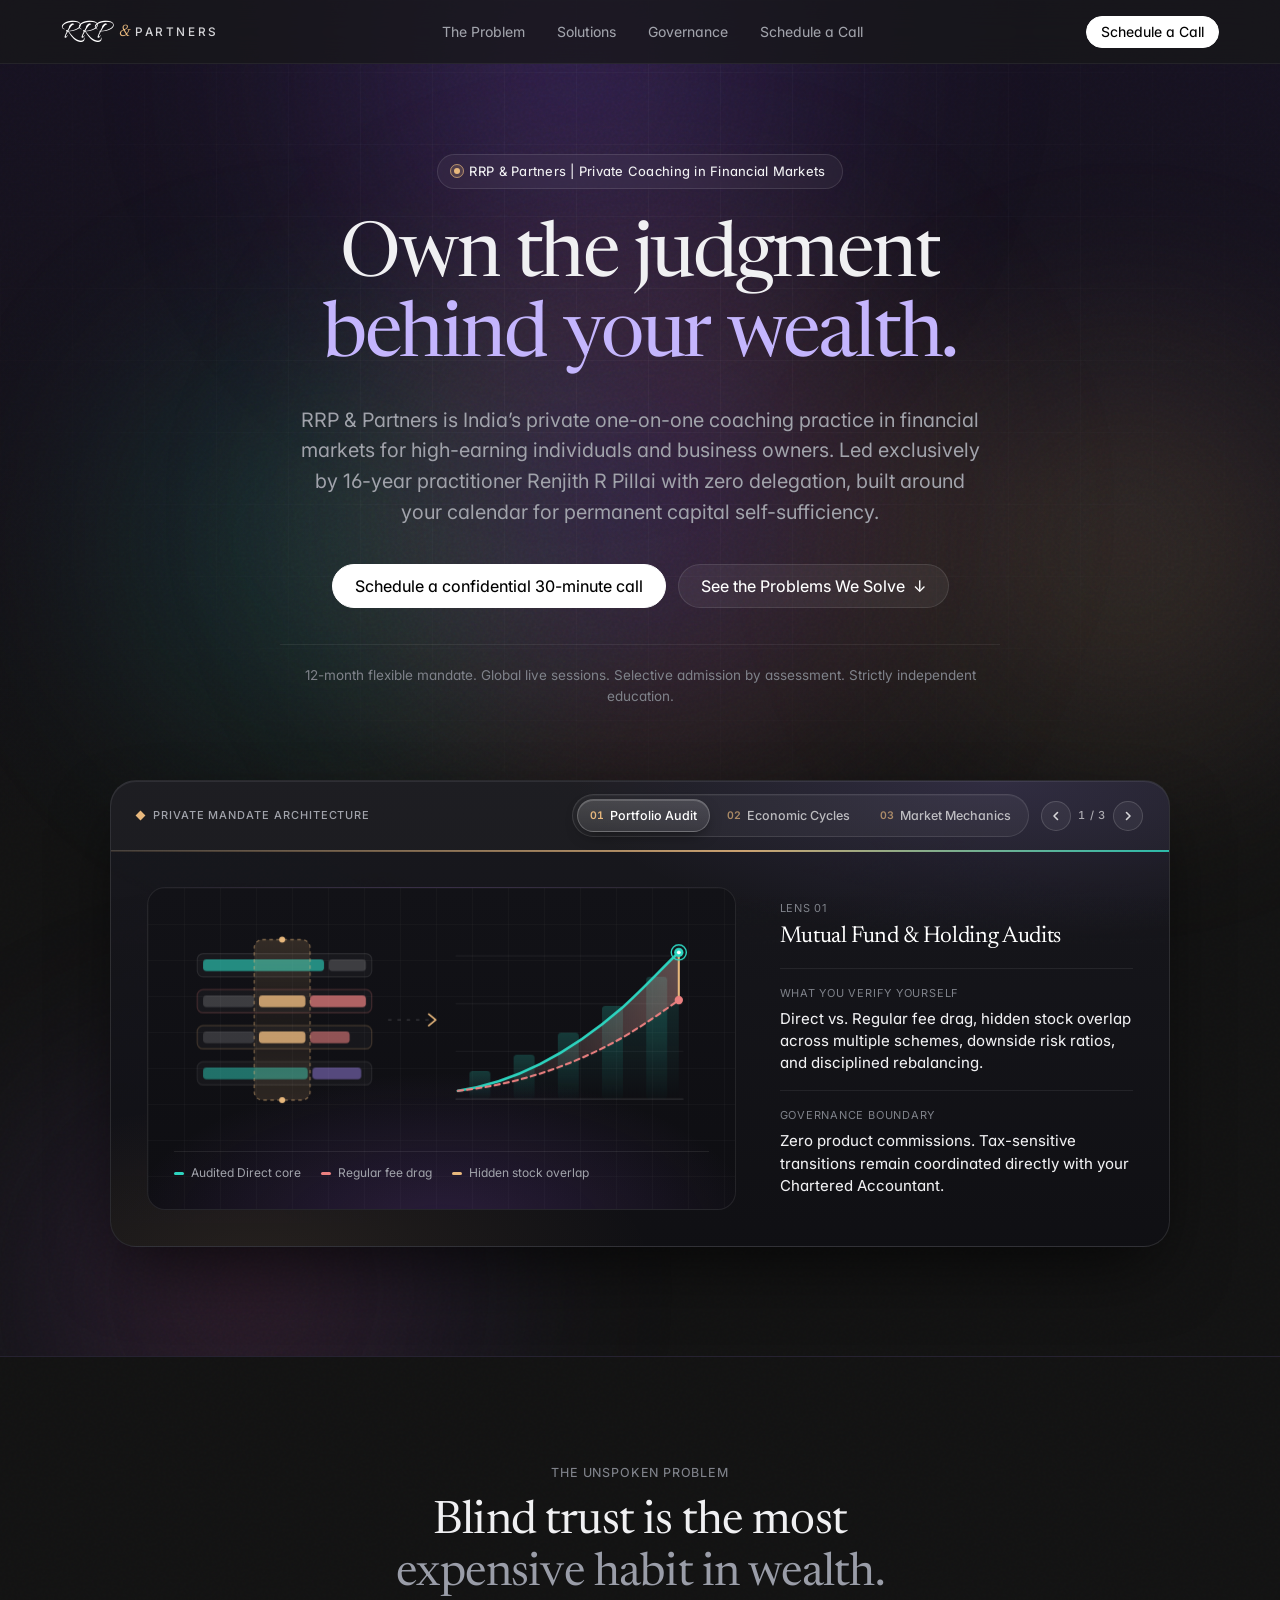
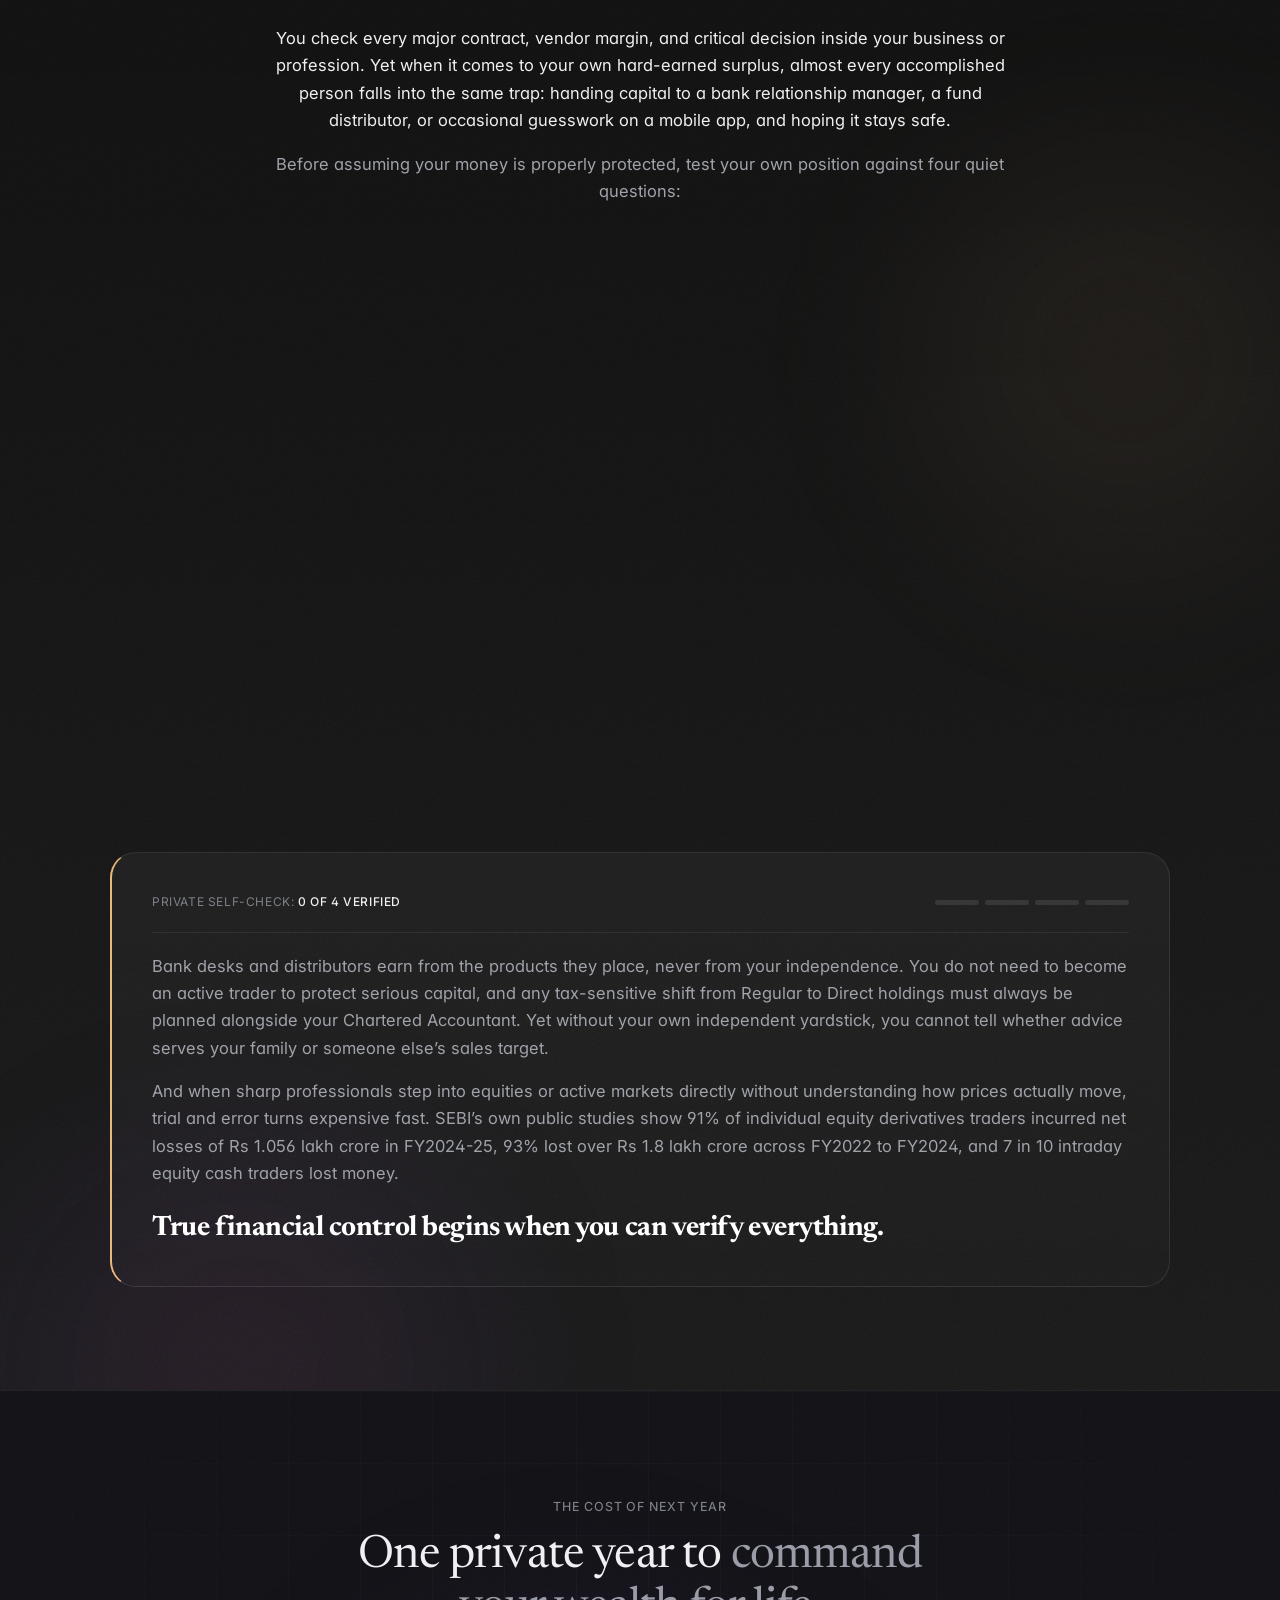
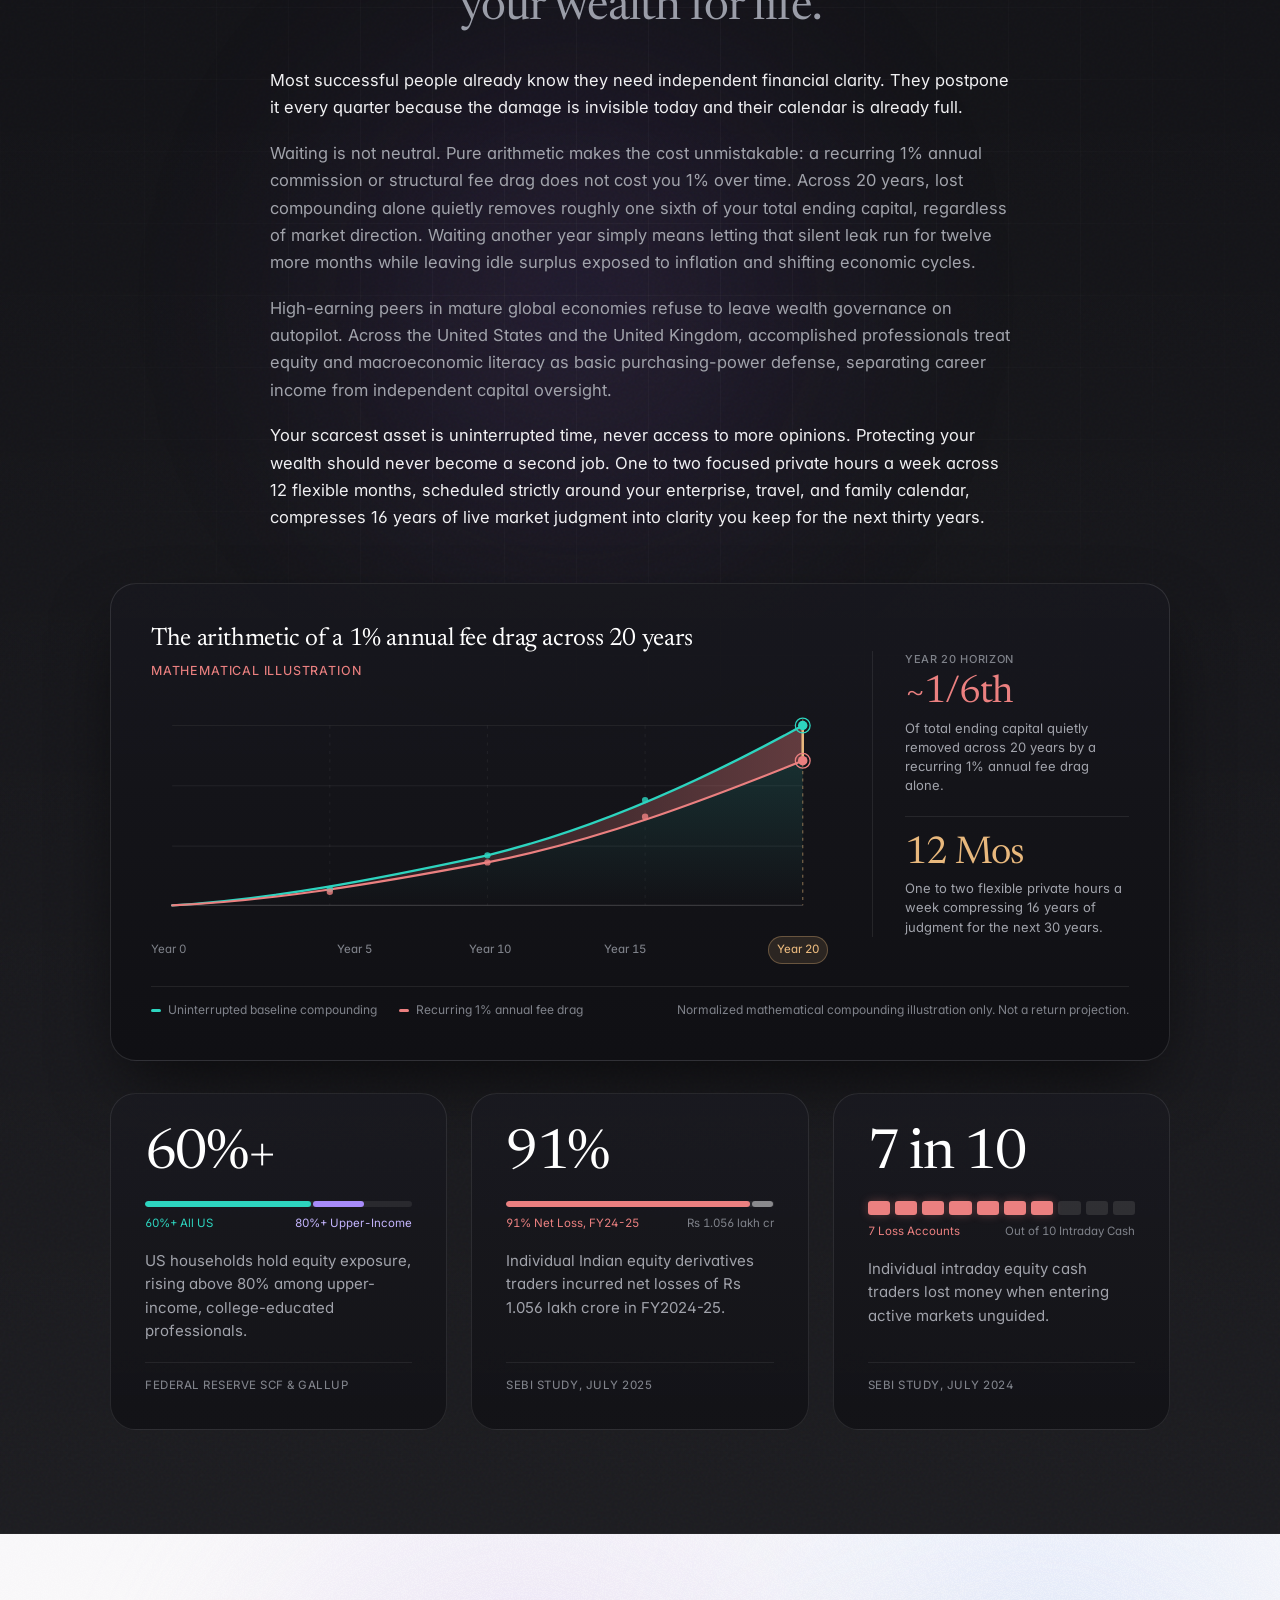
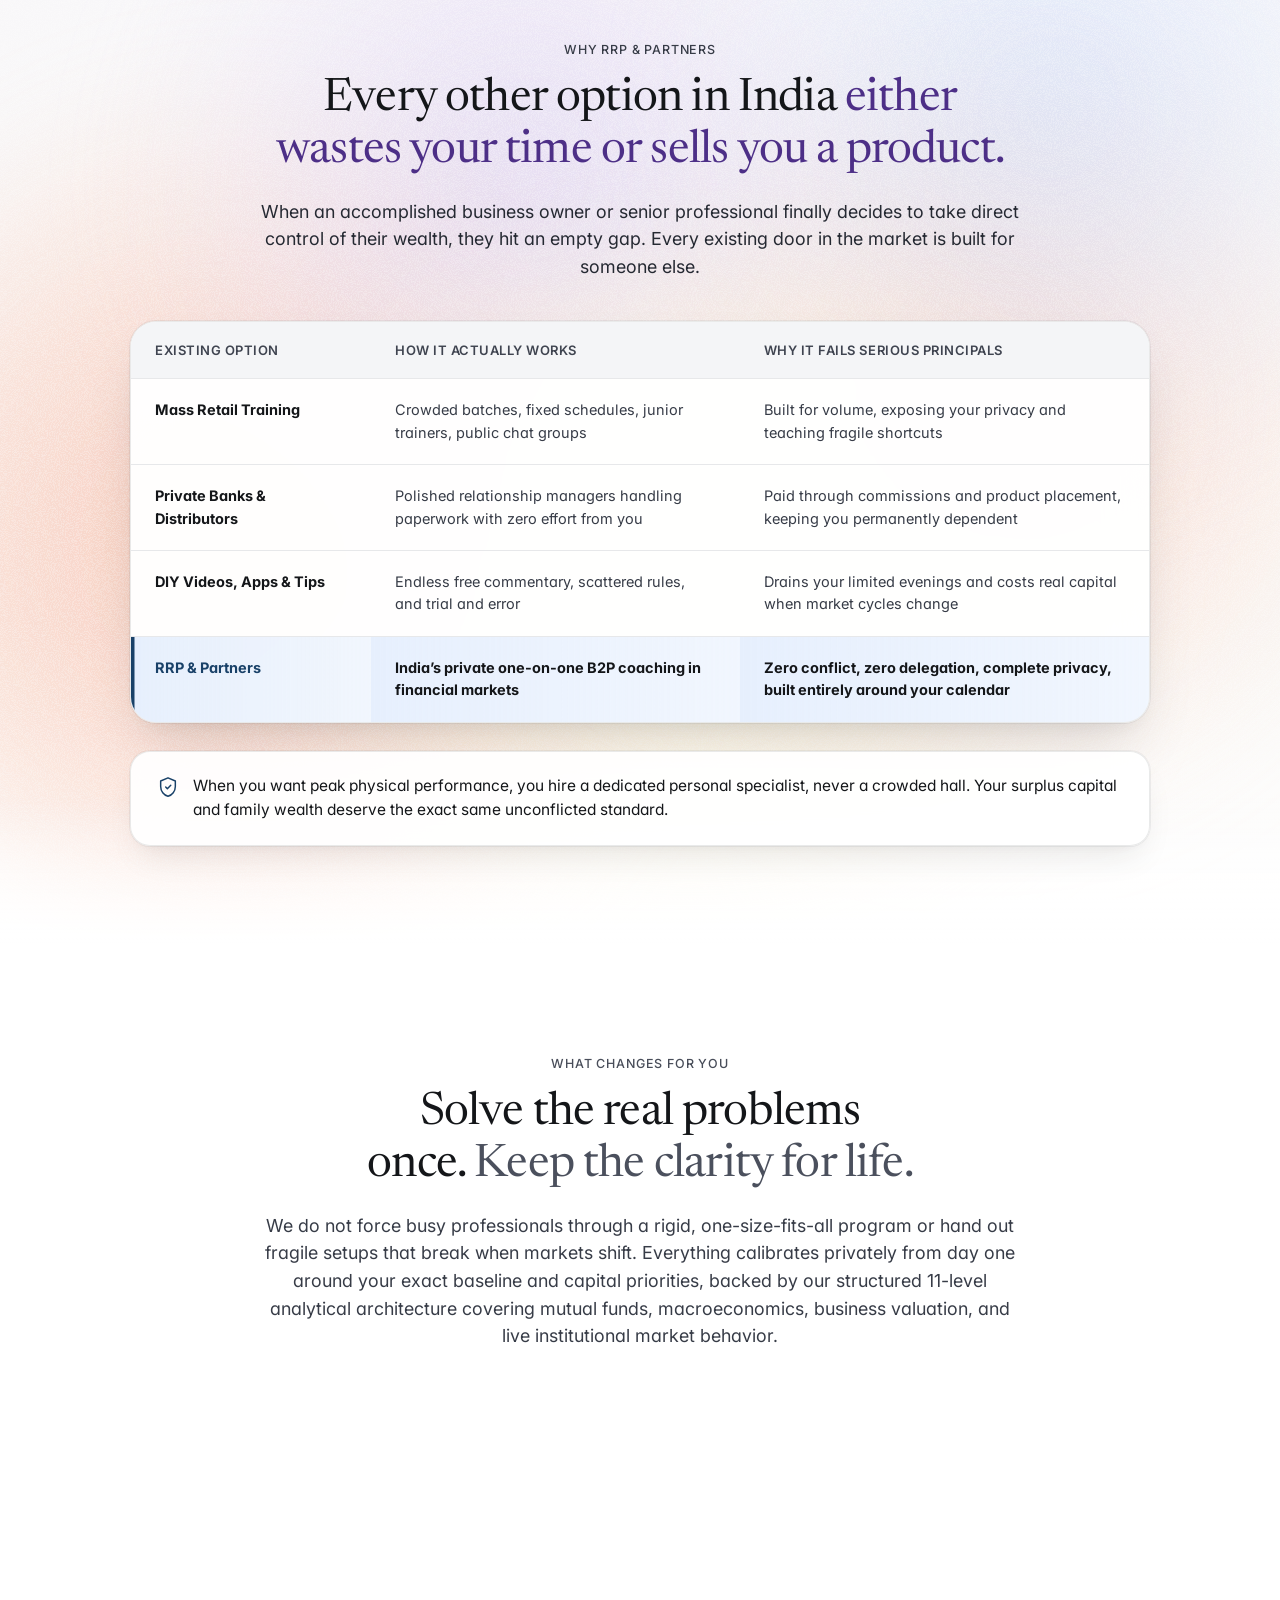
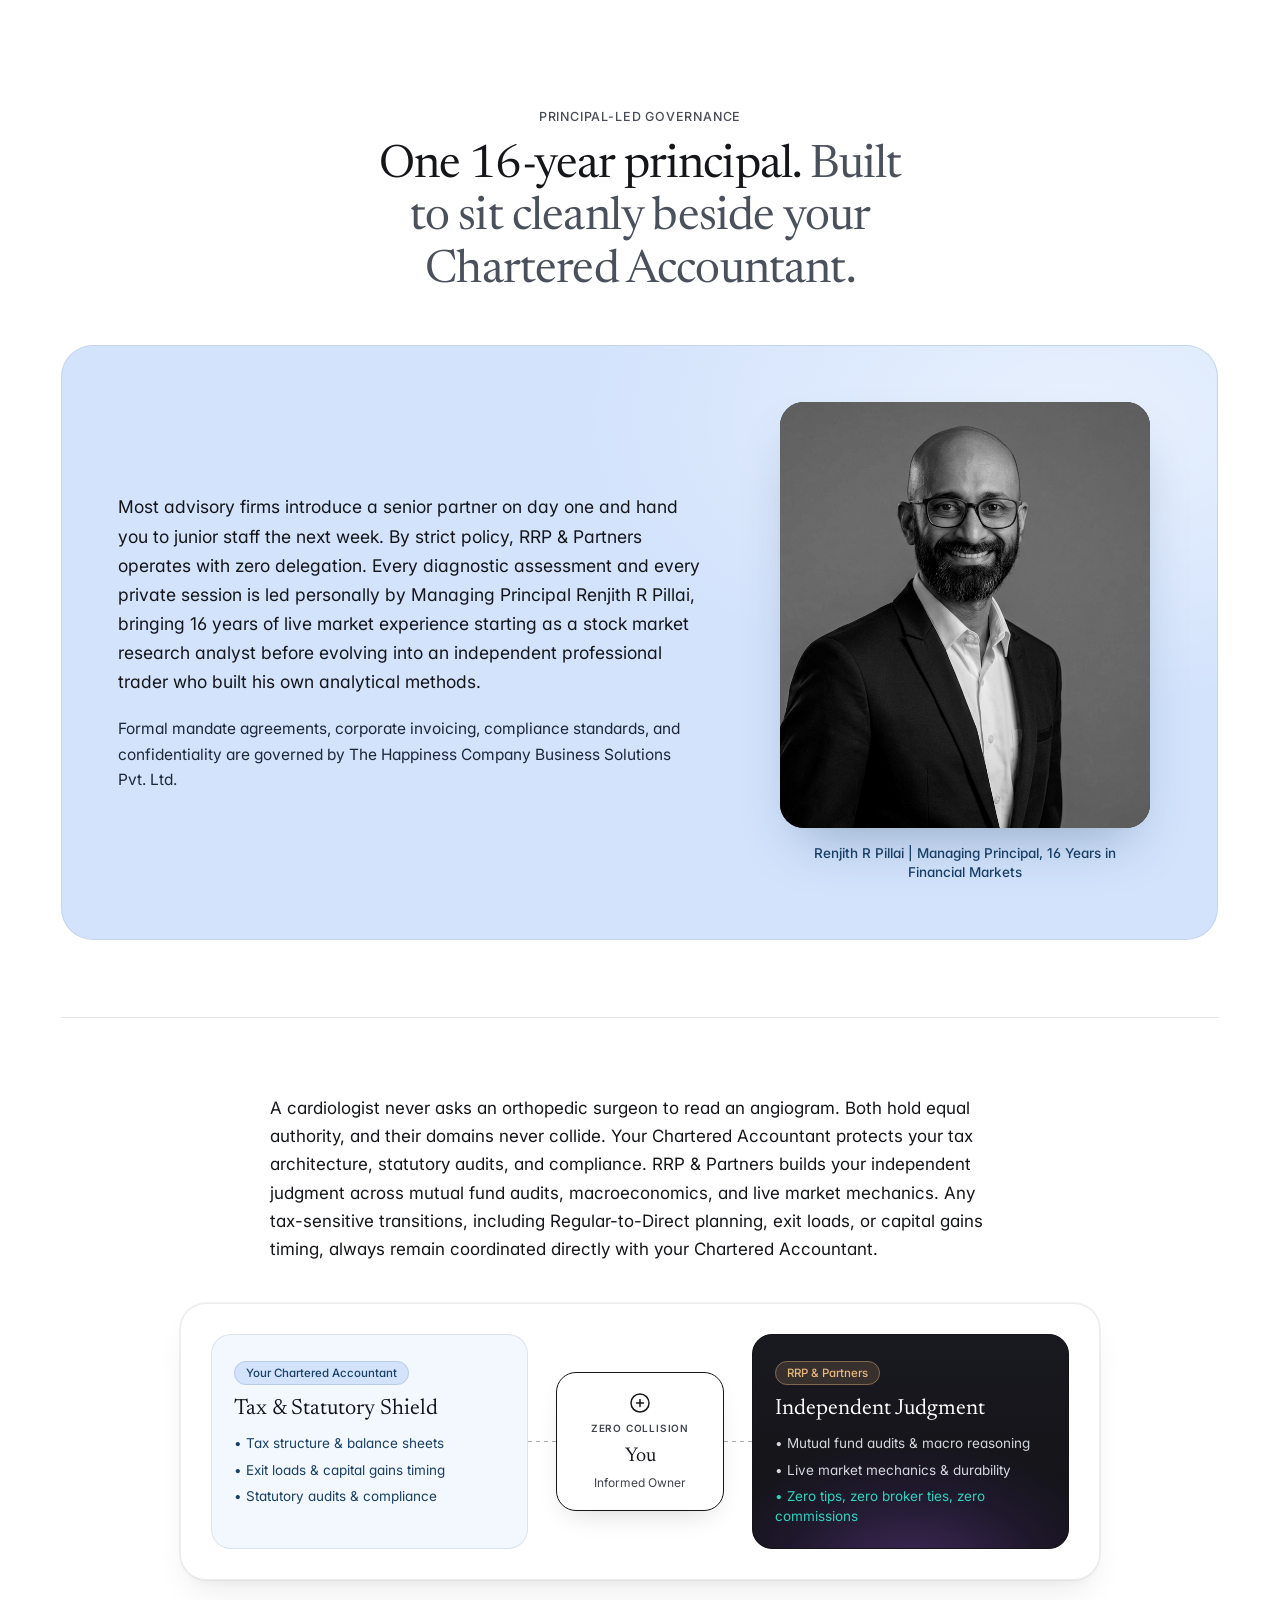
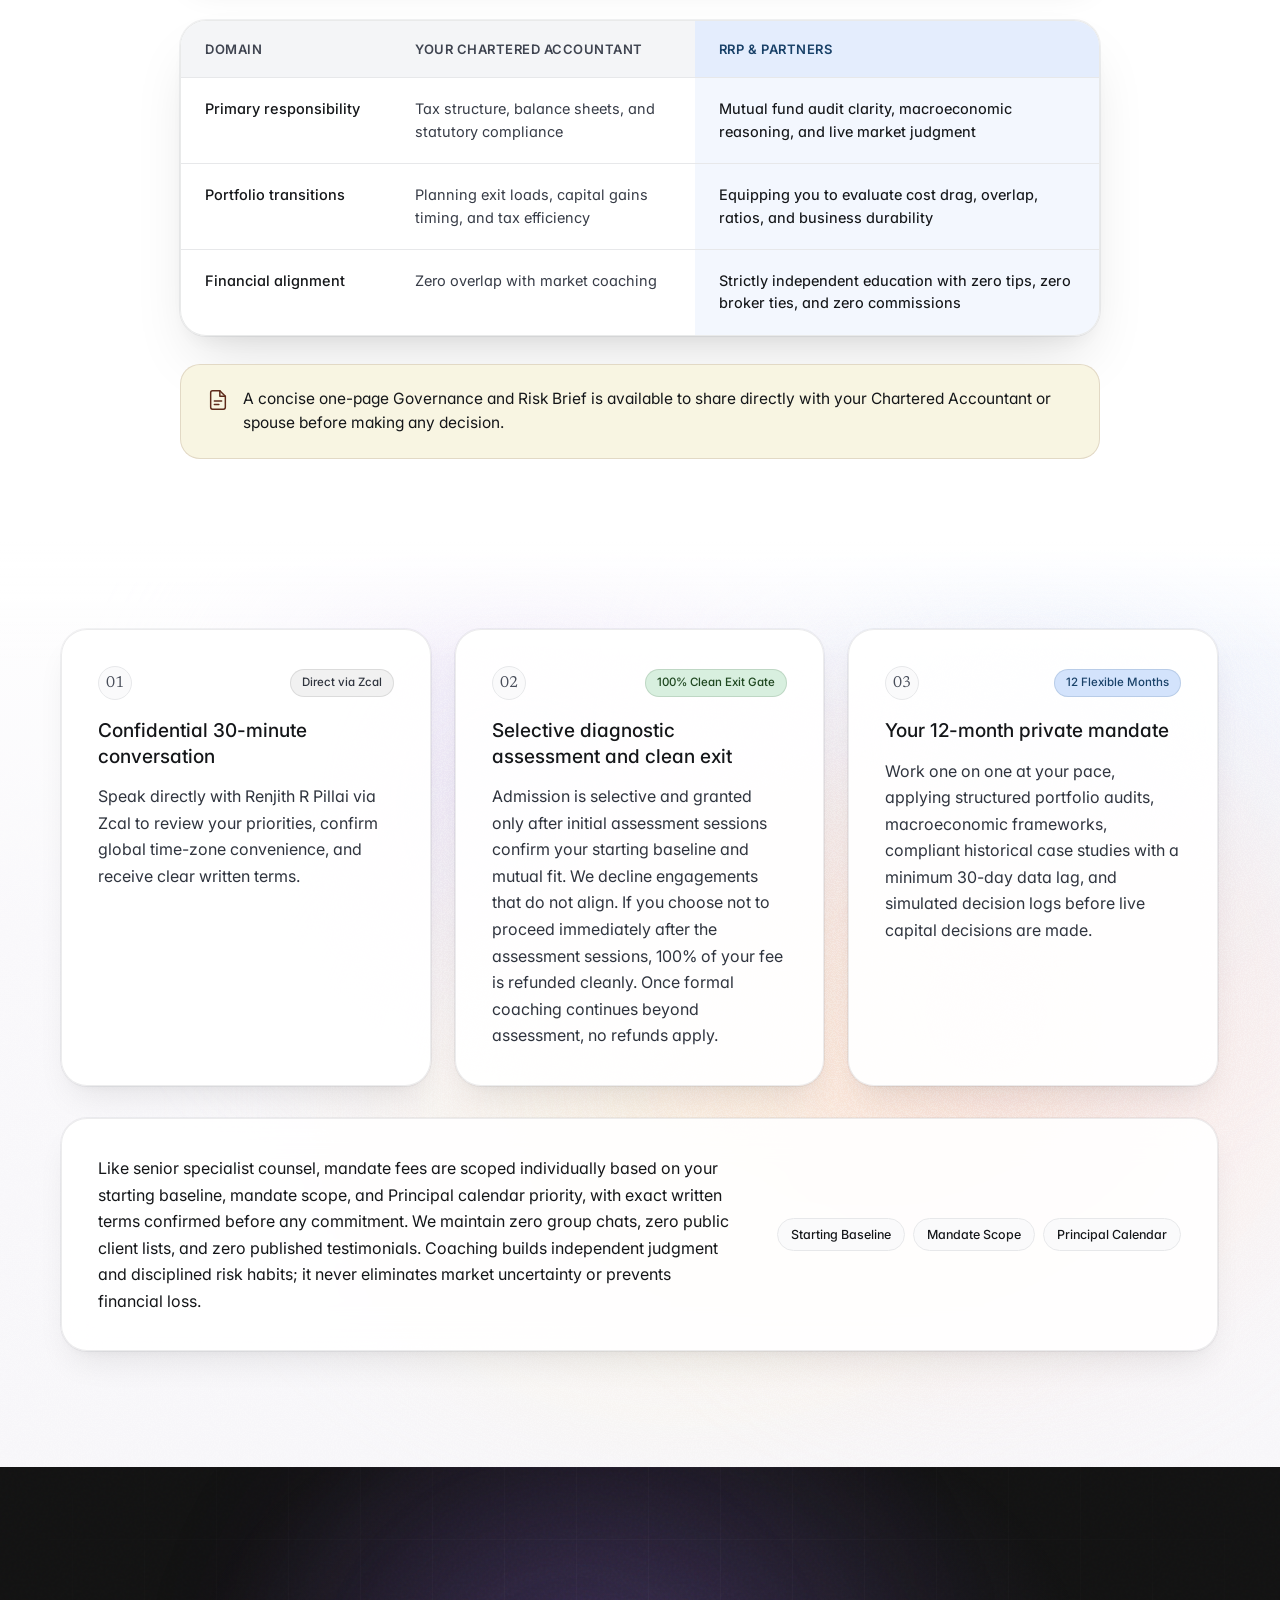
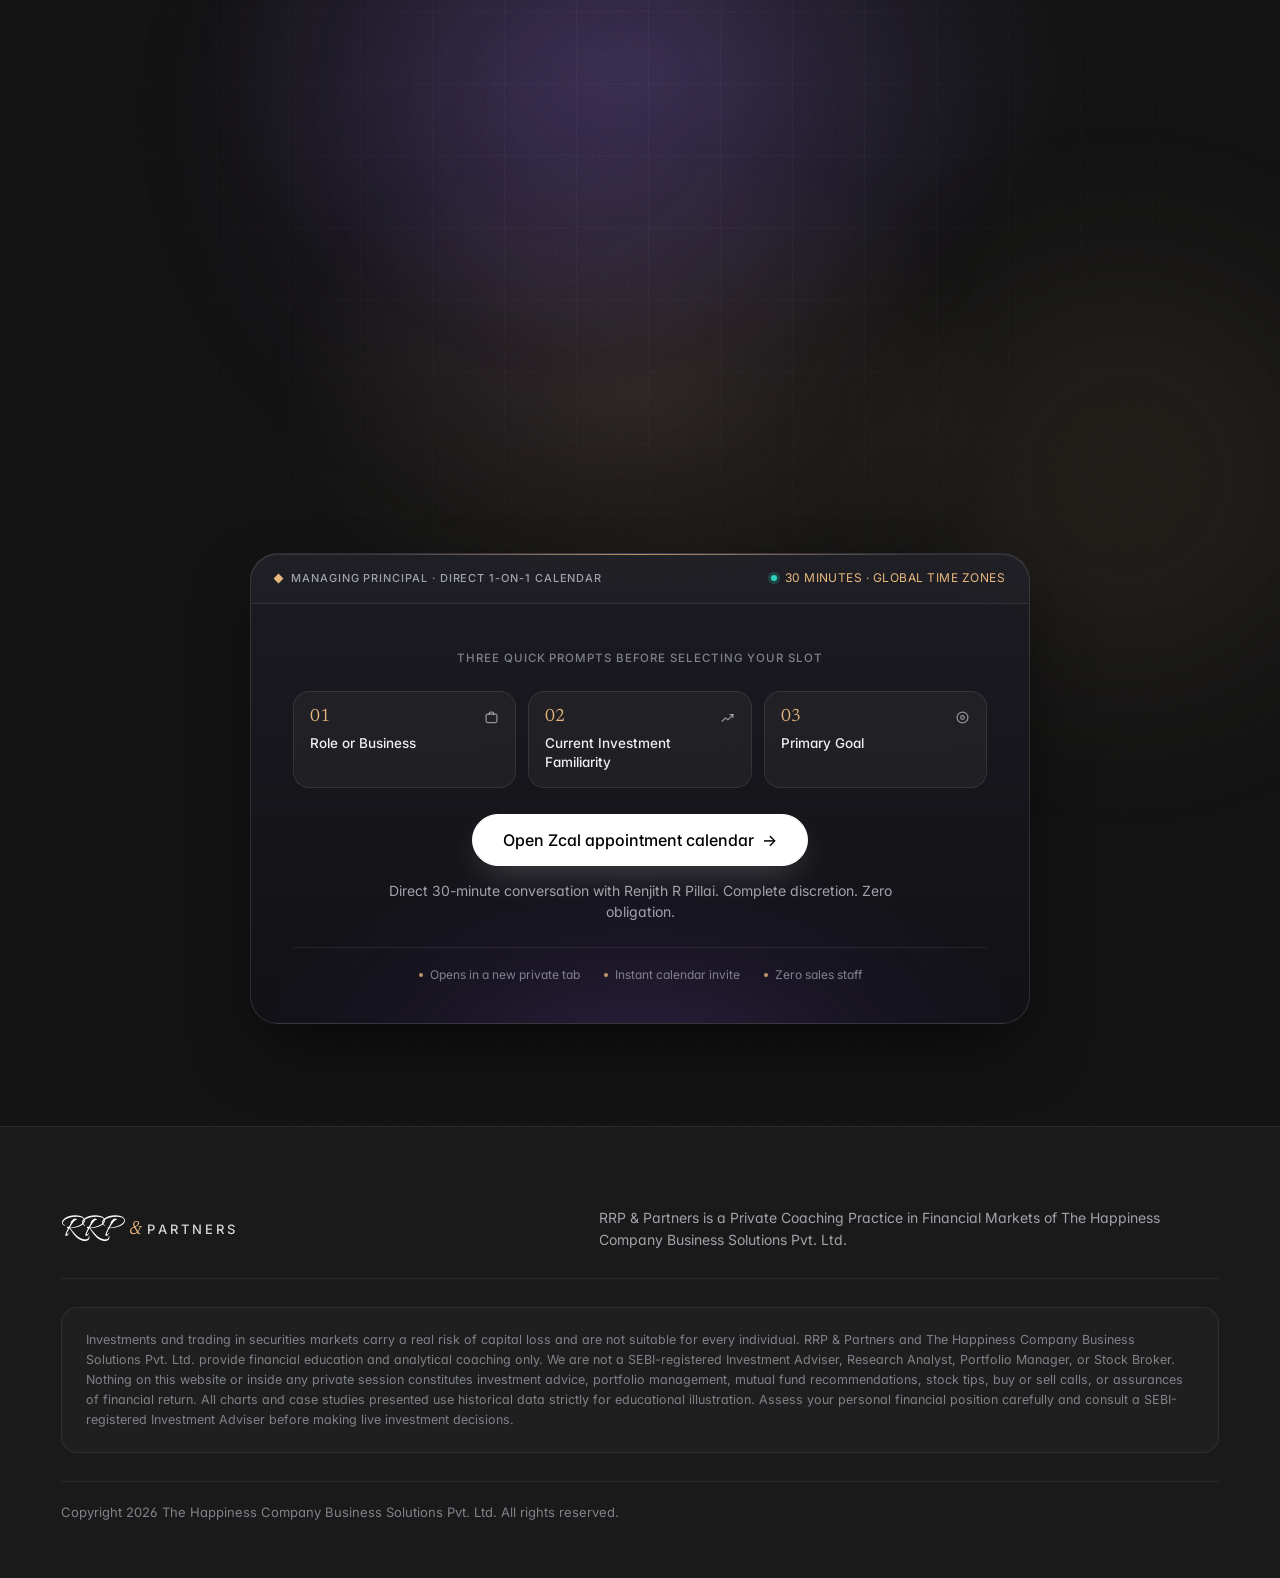
<file: premium-hni.html>
<!DOCTYPE html>
<html lang="en">

<head>
  <meta charset="UTF-8">
  <meta name="viewport" content="width=device-width, initial-scale=1.0, viewport-fit=cover">
  <meta name="theme-color" content="#121212">
  <title>RRP &amp; Partners | Private Coaching in Financial Markets</title>
  <meta name="description"
    content="India's private one-on-one coaching practice in financial markets for high-earning individuals and business owners. Stop silent portfolio leaks, protect capital across economic cycles, and verify every financial decision yourself with 16-year practitioner Renjith R Pillai.">
  <link rel="icon"
    href="data:image/svg+xml,%3Csvg xmlns='http://www.w3.org/2000/svg' viewBox='0 0 36 36'%3E%3Crect width='36' height='36' rx='8' fill='%23121212'/%3E%3Cpolygon points='18,7 29,18 18,29 7,18' fill='none' stroke='%23e8b87d' stroke-width='1.5'/%3E%3Cpolygon points='18,13 23,18 18,23 13,18' fill='%23e8b87d'/%3E%3C/svg%3E">
  <link rel="preconnect" href="https://fonts.googleapis.com">
  <link rel="preconnect" href="https://fonts.gstatic.com" crossorigin>
  <link rel="stylesheet"
    href="https://fonts.googleapis.com/css2?family=Allura&family=Inter:wght@400..600&family=Newsreader:ital,opsz,wght@0,6..72,400;1,6..72,400&display=swap">
  <link rel="stylesheet" href="css/styles.css">

  <!-- Scoped Tier-1 Private-Office Visual Architecture -->
  <style>
    /* ========================================================================
       RRP & Partners: Tier-1 Executive Architecture & Data Visualization
       100% Inherited TRADE SCHOOL / Steep Tokens. Zero External Colors.
       Dark Obsidian (#121212) -> Luminous Paper (#ffffff) -> Dark Obsidian
       ======================================================================== */
    html {
      scroll-padding-top: 76px;
    }

    body.pp-page {
      background-color: var(--color-dark-canvas);
      color: var(--color-dark-heading);
      overscroll-behavior-y: none;
      --pp-pad-card: clamp(18px, 3vw, 38px);
      --pp-pad-panel: clamp(18px, 3.6vw, 44px);
      --pp-gap: clamp(14px, 2vw, 24px);
    }

    /* Intrinsic Zero-Overflow Guard across all custom grid & flex children */
    .pp-panel__pane > *,
    .pp-audit-grid > *,
    .pp-erosion-grid > *,
    .pp-metrics-grid > *,
    .pp-wf-grid > *,
    .pp-wf-bento-tri > *,
    .pp-pillars-top > *,
    .pp-principal-grid > *,
    .pp-advisory-diagram > *,
    .pp-steps-grid > *,
    .pp-pricing-band > *,
    .pp-intake-grid > * {
      min-width: 0;
    }

    /* Fluid intrinsic SVG scaling inside custom chart/diagram frames */
    .pp-panel__art-stage svg,
    .pp-erosion-card svg {
      width: 100%;
      height: auto;
      display: block;
    }

    .pp-anchor {
      scroll-margin-top: 76px;
    }

    /* Subtle architectural coordinate micro-grid for dark obsidian surfaces */
    .pp-grid-backdrop {
      position: absolute;
      inset: 0;
      pointer-events: none;
      z-index: 0;
      background-image:
        linear-gradient(to right, rgba(255, 255, 255, 0.028) 1px, transparent 1px),
        linear-gradient(to bottom, rgba(255, 255, 255, 0.028) 1px, transparent 1px);
      background-size: 72px 72px;
      -webkit-mask-image: radial-gradient(ellipse 76% 64% at 50% 22%, #000 14%, transparent 80%);
      mask-image: radial-gradient(ellipse 76% 64% at 50% 22%, #000 14%, transparent 80%);
    }

    /* ------------------------------------------------------------------------
       Standalone Adaptive Header: Obsidian <-> Alabaster Glass
       ------------------------------------------------------------------------ */
    .pp-header {
      background: rgba(18, 18, 21, 0.78);
      border-bottom: 1px solid rgba(255, 255, 255, 0.07);
      transition: background-color 0.35s var(--ease-steep), border-color 0.35s var(--ease-steep);
    }

    /* Bespoke Heritage Wordmark: Handwritten Signature "RRP" + Editorial "&" + Architectural "PARTNERS" */
    .pp-wordmark {
      display: inline-flex;
      align-items: baseline;
      gap: 0.34em;
      line-height: 1;
      color: #ffffff;
      flex-shrink: 0;
      white-space: nowrap;
      transition: color 0.3s var(--ease-steep);
    }

    .pp-wordmark__script {
      font-family: "Allura", "Snell Roundhand", "Brush Script MT", cursive;
      font-weight: 400;
      font-size: clamp(24px, 2.15vw, 31px);
      line-height: 0.88;
      letter-spacing: 0.055em;
      padding-right: 0.08em;
      color: inherit;
      transform: translateY(1px);
    }

    .pp-wordmark__amp {
      font-family: var(--font-serif);
      font-style: italic;
      font-weight: 400;
      font-size: clamp(15px, 1.3vw, 18px);
      color: #e8b87d;
      line-height: 1;
      transition: color 0.3s var(--ease-steep);
    }

    .pp-wordmark__partners {
      font-family: var(--font-sans);
      font-weight: 500;
      font-size: clamp(10.5px, 0.92vw, 12px);
      letter-spacing: 0.22em;
      text-transform: uppercase;
      color: rgba(240, 240, 242, 0.88);
      line-height: 1;
      transition: color 0.3s var(--ease-steep);
    }

    .pp-wordmark--compact .pp-wordmark__script {
      font-size: 24px;
    }

    .pp-wordmark--compact .pp-wordmark__amp {
      font-size: 14px;
    }

    .pp-wordmark--compact .pp-wordmark__partners {
      font-size: 10px;
      letter-spacing: 0.2em;
    }

    .pp-wordmark--footer .pp-wordmark__script {
      font-size: clamp(28px, 2.6vw, 35px);
    }

    .pp-wordmark--footer .pp-wordmark__amp {
      font-size: clamp(17px, 1.5vw, 20px);
    }

    .pp-wordmark--footer .pp-wordmark__partners {
      font-size: clamp(11.5px, 1.05vw, 13px);
      letter-spacing: 0.24em;
    }

    .pp-header .desktop-nav {
      gap: 6px;
    }

    .pp-header .desktop-nav a {
      font-size: 14px;
      font-weight: 430;
      color: var(--color-dark-secondary);
      padding: 8px 13px;
    }

    .pp-header .desktop-nav a:hover,
    .pp-header .desktop-nav a.is-current {
      color: var(--color-white);
    }

    .pp-header .desktop-nav a.is-current {
      background: rgba(255, 255, 255, 0.085);
    }

    /* Adaptive Light Polarity over Sections 4 to 6 */
    .pp-header.is-light-surface {
      background: rgba(255, 255, 255, 0.92);
      border-bottom-color: rgba(20, 22, 25, 0.09);
    }

    .pp-header.is-light-surface .pp-wordmark {
      color: var(--color-ink);
    }

    .pp-header.is-light-surface .pp-wordmark__amp {
      color: #8c6a3e;
    }

    .pp-header.is-light-surface .pp-wordmark__partners {
      color: #2f343e;
    }

    .pp-header.is-light-surface .desktop-nav a {
      color: #3f4450;
    }

    .pp-header.is-light-surface .desktop-nav a:hover,
    .pp-header.is-light-surface .desktop-nav a.is-current {
      color: var(--color-ink);
    }

    .pp-header.is-light-surface .desktop-nav a.is-current {
      background: rgba(20, 22, 25, 0.055);
    }

    .pp-header.is-light-surface .btn--primary {
      background: var(--color-ink);
      color: var(--color-white);
      border-color: var(--color-ink);
    }

    .pp-header.is-light-surface .mobile-menu-btn {
      color: var(--color-ink);
    }

    /* ------------------------------------------------------------------------
       ACT I: Obsidian Dark Surfaces (Sections 1 to 3)
       Steep-grade living dark nebula atmosphere, sliding tab bar, scroll-triggered
       data choreography & subtle cursor-tracking spotlight borders.
       ------------------------------------------------------------------------ */
    .pp-hero {
      position: relative;
      padding-top: clamp(120px, 12vw, 162px);
      padding-bottom: clamp(72px, 8.5vw, 118px);
      background: linear-gradient(180deg, #161121 0%, var(--color-dark-canvas) 62%);
      overflow: hidden;
      border-bottom: 1px solid var(--color-dark-edge);
    }

    /* Steep Living Dark Nebula Orbs (Dark Twin of Steep's Animated Pastel Mesh) */
    .pp-dark-atmosphere {
      position: absolute;
      inset: 0;
      pointer-events: none;
      z-index: 0;
      overflow: hidden;
    }

    .pp-dark-orb {
      position: absolute;
      border-radius: 50%;
      pointer-events: none;
      will-change: transform;
      transform: translate3d(0, 0, 0);
    }

    .pp-dark-orb--violet {
      width: 58vw;
      height: 58vw;
      max-width: 820px;
      max-height: 820px;
      min-width: 380px;
      min-height: 380px;
      top: -22%;
      left: 16%;
      background: radial-gradient(circle at 50% 50%, rgba(154, 96, 238, 0.24) 0%, rgba(108, 60, 178, 0.1) 46%, transparent 74%);
      filter: blur(74px);
      animation: ppDarkDriftA 22s ease-in-out infinite alternate;
    }

    .pp-dark-orb--gold {
      width: 48vw;
      height: 48vw;
      max-width: 680px;
      max-height: 680px;
      min-width: 340px;
      min-height: 340px;
      top: 18%;
      right: -12%;
      background: radial-gradient(circle at 50% 50%, rgba(232, 184, 125, 0.16) 0%, rgba(232, 184, 125, 0.05) 48%, transparent 74%);
      filter: blur(72px);
      animation: ppDarkDriftB 26s ease-in-out infinite alternate;
    }

    .pp-dark-orb--plum {
      width: 54vw;
      height: 44vw;
      max-width: 760px;
      max-height: 620px;
      min-width: 340px;
      min-height: 300px;
      bottom: -16%;
      left: -8%;
      background: radial-gradient(circle at 50% 50%, rgba(188, 78, 148, 0.18) 0%, rgba(96, 62, 186, 0.09) 48%, transparent 74%);
      filter: blur(78px);
      animation: ppDarkDriftC 24s ease-in-out infinite alternate;
    }

    @keyframes ppDarkDriftA {
      0% { transform: translate3d(-4%, -2%, 0) scale(1); }
      50% { transform: translate3d(10%, 8%, 0) scale(1.1); }
      100% { transform: translate3d(4%, -4%, 0) scale(0.96); }
    }

    @keyframes ppDarkDriftB {
      0% { transform: translate3d(4%, 2%, 0) scale(1); }
      50% { transform: translate3d(-12%, -8%, 0) scale(1.12); }
      100% { transform: translate3d(-4%, 6%, 0) scale(0.95); }
    }

    @keyframes ppDarkDriftC {
      0% { transform: translate3d(-2%, 4%, 0) scale(1.02); }
      50% { transform: translate3d(12%, -6%, 0) scale(0.94); }
      100% { transform: translate3d(6%, 2%, 0) scale(1.08); }
    }

    /* Subtle Cursor-Tracking Spotlight Halo for Dark Luxury Surfaces */
    .pp-spotlight-card {
      position: relative;
      overflow: hidden;
    }

    .pp-spotlight-card::after {
      content: "";
      position: absolute;
      inset: 0;
      border-radius: inherit;
      pointer-events: none;
      opacity: 0;
      z-index: 1;
      background: radial-gradient(
        340px circle at var(--mx, 50%) var(--my, 50%),
        rgba(232, 184, 125, 0.11),
        rgba(167, 139, 250, 0.06) 38%,
        transparent 72%
      );
      transition: opacity 0.35s var(--ease-steep);
    }

    .pp-spotlight-card:hover::after {
      opacity: 1;
    }

    .pp-spotlight-card > * {
      position: relative;
      z-index: 2;
    }

    .pp-hero__inner {
      position: relative;
      z-index: 2;
    }

    .pp-hero__copy {
      max-width: 820px;
      margin: 0 auto;
      text-align: center;
    }

    .pp-eyebrow-pill {
      display: inline-flex;
      align-items: center;
      justify-content: center;
      gap: 9px;
      padding: clamp(6px, 0.9vw, 8px) clamp(12px, 1.8vw, 16px);
      max-width: 100%;
      border-radius: var(--radius-pill);
      background: rgba(255, 255, 255, 0.045);
      border: 1px solid rgba(255, 255, 255, 0.11);
      backdrop-filter: blur(10px);
      font-family: var(--font-sans);
      font-size: clamp(11px, 1.15vw, 13px);
      font-weight: 450;
      line-height: 1.35;
      letter-spacing: 0.02em;
      color: var(--color-dark-heading);
      margin-bottom: clamp(18px, 2.8vw, 30px);
      text-align: left;
    }

    .pp-eyebrow-pill__dot {
      position: relative;
      width: 6px;
      height: 6px;
      border-radius: 50%;
      background: #e8b87d;
      box-shadow: 0 0 0 4px rgba(232, 184, 125, 0.16);
      flex-shrink: 0;
    }

    .pp-eyebrow-pill__dot::after {
      content: "";
      position: absolute;
      inset: -4px;
      border-radius: 50%;
      border: 1px solid rgba(232, 184, 125, 0.65);
      animation: ppPulseRing 2.6s ease-out infinite;
    }

    @keyframes ppPulseRing {
      0% { transform: scale(0.75); opacity: 0.85; }
      75% { transform: scale(2.1); opacity: 0; }
      100% { transform: scale(2.1); opacity: 0; }
    }

    .pp-hero .t-hero-sharp {
      font-size: clamp(34px, 6vw, 76px);
      line-height: 1.05;
      letter-spacing: -0.028em;
      color: var(--color-dark-heading);
    }

    .pp-hero .t-hero-sharp .t-muted-tone {
      color: #c4b5fd;
    }

    .pp-hero__sub {
      max-width: 680px;
      margin: clamp(18px, 2.2vw, 26px) auto 0;
      color: var(--color-dark-secondary);
    }

    .pp-hero__actions {
      margin-top: clamp(26px, 3vw, 36px);
    }

    .pp-hero__micro {
      margin: clamp(26px, 3vw, 36px) auto 0;
      padding-top: 20px;
      border-top: 1px solid var(--color-dark-edge);
      max-width: 720px;
      font-size: 13.5px;
      line-height: 1.6;
      color: var(--color-dark-muted);
    }

    /* Visual 1: Private-Office Architectural Panel (Steep Sliding Tab Bar + Living Geometry) */
    .pp-panel {
      margin: clamp(48px, 5.8vw, 72px) auto 0;
      max-width: 1060px;
      background: linear-gradient(180deg, rgba(25, 25, 31, 0.94) 0%, rgba(16, 16, 20, 0.98) 100%);
      border: 1px solid rgba(255, 255, 255, 0.11);
      border-radius: 26px;
      box-shadow:
        0 1px 0 rgba(255, 255, 255, 0.08) inset,
        var(--shadow-dark-stage);
      overflow: hidden;
      position: relative;
    }

    .pp-panel::before {
      content: "";
      position: absolute;
      inset: 0;
      pointer-events: none;
      background:
        radial-gradient(56% 48% at 84% 0%, rgba(167, 139, 250, 0.14) 0%, transparent 72%),
        radial-gradient(52% 48% at 14% 104%, rgba(232, 184, 125, 0.1) 0%, transparent 72%);
    }

    .pp-panel__bar {
      position: relative;
      z-index: 2;
      padding: 13px clamp(16px, 2.4vw, 26px);
      border-bottom: 1px solid rgba(255, 255, 255, 0.09);
      background: rgba(255, 255, 255, 0.018);
      display: flex;
      flex-wrap: wrap;
      align-items: center;
      justify-content: space-between;
      gap: 12px 16px;
    }

    .pp-panel__progress {
      position: absolute;
      left: 0;
      bottom: -1px;
      height: 1.5px;
      width: 100%;
      background: linear-gradient(90deg, rgba(232, 184, 125, 0.15) 0%, #e8b87d 60%, #2dd4bf 100%);
      transform-origin: left center;
      transform: scaleX(0);
      opacity: 0;
      pointer-events: none;
    }

    .pp-panel.is-autoplay .pp-panel__progress {
      opacity: 0.85;
      animation: ppAutoProgress 6.5s linear forwards;
    }

    .pp-panel.is-paused .pp-panel__progress {
      animation-play-state: paused;
    }

    @keyframes ppAutoProgress {
      from { transform: scaleX(0); }
      to { transform: scaleX(1); }
    }

    .pp-panel__id {
      display: inline-flex;
      align-items: center;
      gap: 9px;
      font-size: 11px;
      font-weight: 500;
      letter-spacing: 0.085em;
      text-transform: uppercase;
      color: var(--color-dark-secondary);
    }

    .pp-panel__diamond {
      width: 7px;
      height: 7px;
      background: #e8b87d;
      transform: rotate(45deg);
      flex-shrink: 0;
    }

    .pp-panel__controls {
      display: flex;
      align-items: center;
      gap: 12px;
      flex-wrap: nowrap;
      max-width: 100%;
    }

    /* Tactile Segmented Pill Tab Switcher (Unmistakable Interactive Affordance) */
    .pp-panel__tabs {
      position: relative;
      display: inline-flex;
      align-items: center;
      gap: 4px;
      padding: 4px;
      border-radius: 999px;
      background: rgba(255, 255, 255, 0.045);
      border: 1px solid rgba(255, 255, 255, 0.11);
      box-shadow: 0 1px 0 rgba(255, 255, 255, 0.04) inset;
    }

    .pp-panel__tab {
      position: relative;
      z-index: 2;
      display: inline-flex;
      align-items: center;
      gap: 6px;
      padding: 7px 13px;
      border-radius: 999px;
      font-size: 12.5px;
      font-weight: 500;
      color: rgba(255, 255, 255, 0.68);
      transition: color 0.22s var(--ease-steep), background-color 0.22s var(--ease-steep);
      white-space: nowrap;
      cursor: pointer;
    }

    .pp-tab-num {
      font-size: 10.5px;
      font-weight: 600;
      font-variant-numeric: tabular-nums;
      color: rgba(232, 184, 125, 0.68);
      transition: color 0.22s var(--ease-steep);
    }

    .pp-panel__tab:hover {
      color: #ffffff;
      background: rgba(255, 255, 255, 0.05);
    }

    .pp-panel__tab:hover .pp-tab-num,
    .pp-panel__tab.is-active .pp-tab-num {
      color: #e8b87d;
    }

    .pp-panel__tab.is-active {
      color: #ffffff;
      background: transparent;
    }

    .pp-panel__slider {
      position: absolute;
      z-index: 1;
      left: 0;
      top: 4px;
      bottom: 4px;
      width: 140px;
      border-radius: 999px;
      background: linear-gradient(180deg, rgba(255, 255, 255, 0.15) 0%, rgba(255, 255, 255, 0.08) 100%);
      border: 1px solid rgba(255, 255, 255, 0.22);
      box-shadow:
        0 1px 0 rgba(255, 255, 255, 0.16) inset,
        0 6px 16px -6px rgba(0, 0, 0, 0.65);
      transform: translateX(4px);
      transition: transform 0.38s var(--ease-expo), width 0.38s var(--ease-expo);
      pointer-events: none;
    }

    .pp-panel__arrows {
      display: inline-flex;
      align-items: center;
      gap: 6px;
      flex-shrink: 0;
    }

    .pp-panel__step-count {
      font-size: 11px;
      font-weight: 500;
      font-variant-numeric: tabular-nums;
      letter-spacing: 0.06em;
      color: rgba(255, 255, 255, 0.62);
      min-width: 30px;
      text-align: center;
      user-select: none;
    }

    .pp-panel__nav-btn {
      width: 30px;
      height: 30px;
      border-radius: 50%;
      background: rgba(255, 255, 255, 0.055);
      border: 1px solid rgba(255, 255, 255, 0.15);
      color: rgba(255, 255, 255, 0.8);
      display: inline-flex;
      align-items: center;
      justify-content: center;
      cursor: pointer;
      transition: background-color 0.2s var(--ease-steep), color 0.2s var(--ease-steep), border-color 0.2s var(--ease-steep), transform 0.2s var(--ease-steep);
    }

    .pp-panel__nav-btn:hover {
      background: rgba(255, 255, 255, 0.14);
      border-color: rgba(232, 184, 125, 0.45);
      color: #ffffff;
      transform: scale(1.04);
    }

    .pp-panel__body {
      position: relative;
      z-index: 2;
      padding: clamp(22px, 3.2vw, 36px);
    }

    .pp-panel__pane {
      display: none;
      animation: fadeSlide 0.38s var(--ease-expo);
    }

    .pp-panel__pane.is-active {
      display: grid;
      grid-template-columns: minmax(0, 1.25fr) minmax(260px, 0.75fr);
      gap: clamp(22px, 3.4vw, 44px);
      align-items: center;
    }

    .pp-panel__art-stage {
      position: relative;
      border-radius: 18px;
      background-color: #101014;
      background-image:
        radial-gradient(78% 72% at 50% 108%, rgba(146, 86, 212, 0.22) 0%, transparent 70%),
        linear-gradient(180deg, #121217 0%, #0e0e12 100%);
      border: 1px solid rgba(255, 255, 255, 0.085);
      padding: clamp(18px, 2.4vw, 26px);
      overflow: hidden;
    }

    .pp-panel__art-stage::before {
      content: "";
      position: absolute;
      inset: 0;
      pointer-events: none;
      background-image:
        linear-gradient(to right, rgba(255, 255, 255, 0.025) 1px, transparent 1px),
        linear-gradient(to bottom, rgba(255, 255, 255, 0.025) 1px, transparent 1px);
      background-size: 36px 36px;
    }

    .pp-panel__art-stage svg {
      position: relative;
      z-index: 2;
    }

    /* Living Triggered Motion Inside Hero Panel Artworks */
    .pp-beacon-pulse {
      transform-box: fill-box;
      transform-origin: center;
      animation: ppBeaconPulse 2.8s ease-out infinite;
    }

    /* Airy Institutional Portfolio Audit X-Ray & NAV Trajectory Motion (Lens 01) */
    .pp-audit-col {
      transform-box: fill-box;
      transform-origin: center bottom;
      transform: scaleY(0);
    }

    .pp-panel__pane.is-active .pp-audit-col {
      animation: ppColRise 0.8s var(--ease-expo) calc(var(--i, 0) * 75ms) forwards;
    }

    @keyframes ppColRise {
      from { transform: scaleY(0); opacity: 0.2; }
      to { transform: scaleY(1); opacity: 1; }
    }

    .pp-audit-wipe {
      transform-box: fill-box;
      transform-origin: left center;
      transform: scaleX(0);
    }

    .pp-panel__pane.is-active .pp-audit-wipe {
      animation: ppBarExtend 1.05s var(--ease-expo) 0.14s forwards;
    }

    .pp-audit-scan {
      opacity: 0;
    }

    .pp-panel__pane.is-active .pp-audit-scan {
      animation: ppScanReveal 0.75s var(--ease-expo) 0.22s forwards;
    }

    @keyframes ppScanReveal {
      from { opacity: 0; transform: translateY(-4px); }
      to { opacity: 1; transform: translateY(0); }
    }

    @keyframes ppBeaconPulse {
      0% { transform: scale(0.85); opacity: 0.85; }
      70% { transform: scale(1.75); opacity: 0; }
      100% { transform: scale(1.75); opacity: 0; }
    }

    .pp-panel__pane.is-active .pp-macro-draw {
      stroke-dasharray: 640;
      stroke-dashoffset: 640;
      animation: ppStrokeTrace 1.35s var(--ease-expo) forwards;
    }

    .pp-panel__pane.is-active .pp-macro-draw--b {
      animation-delay: 0.16s;
    }

    .pp-panel__pane.is-active .pp-macro-draw--c {
      animation-delay: 0.3s;
    }

    @keyframes ppStrokeTrace {
      to { stroke-dashoffset: 0; }
    }

    .pp-profile-bar {
      transform-box: fill-box;
      transform-origin: left center;
      transform: scaleX(0);
    }

    .pp-panel__pane.is-active .pp-profile-bar {
      animation: ppBarExtend 0.75s var(--ease-expo) calc(var(--i, 0) * 55ms) forwards;
    }

    @keyframes ppBarExtend {
      from { transform: scaleX(0); opacity: 0.25; }
      to { transform: scaleX(1); opacity: 1; }
    }

    .pp-art-legend {
      position: relative;
      z-index: 2;
      margin-top: 16px;
      padding-top: 12px;
      border-top: 1px solid rgba(255, 255, 255, 0.08);
      display: flex;
      flex-wrap: wrap;
      gap: 10px 20px;
      font-size: 12px;
      color: var(--color-dark-secondary);
    }

    .pp-legend-item {
      display: inline-flex;
      align-items: center;
      gap: 7px;
    }

    .pp-legend-swatch {
      width: 10px;
      height: 2.5px;
      border-radius: 2px;
      flex-shrink: 0;
    }

    .pp-panel__readout {
      display: flex;
      flex-direction: column;
    }

    .pp-readout-row {
      padding: 16px 0;
      border-bottom: 1px solid rgba(255, 255, 255, 0.075);
    }

    .pp-readout-row:first-child {
      padding-top: 0;
    }

    .pp-readout-row:last-child {
      border-bottom: none;
      padding-bottom: 0;
    }

    .pp-readout-row__k {
      display: block;
      font-size: 11px;
      letter-spacing: 0.07em;
      text-transform: uppercase;
      color: var(--color-dark-muted);
      margin-bottom: 6px;
    }

    .pp-readout-row__v {
      display: block;
      font-size: 15px;
      line-height: 1.48;
      color: var(--color-dark-heading);
      font-weight: 430;
    }

    .pp-readout-row__v--serif {
      font-family: var(--font-serif);
      font-size: 23px;
      line-height: 1.24;
      letter-spacing: -0.015em;
      color: #ffffff;
      font-weight: 400;
    }

    /* Dark Band Cadence (Steep Signature Vertical Obsidian Sheen) */
    .pp-dark-band {
      position: relative;
      background: var(--color-dark-canvas);
      color: var(--color-dark-heading);
      overflow: hidden;
    }

    .pp-dark-band::before {
      content: "";
      position: absolute;
      inset: 0;
      pointer-events: none;
      background: linear-gradient(180deg, rgba(255, 255, 255, 0) 15%, rgba(255, 255, 255, 0.04) 100%);
      z-index: 0;
    }

    .pp-dark-band--elevated {
      background: #131317;
      border-top: 1px solid var(--color-dark-edge);
      border-bottom: 1px solid var(--color-dark-edge);
    }

    .pp-dark-band .wrap {
      position: relative;
      z-index: 2;
    }

    .pp-dark-eyebrow {
      color: #e8b87d;
    }

    .pp-lead-dark {
      color: var(--color-dark-secondary);
    }

    .pp-body-dark {
      color: var(--color-dark-secondary);
      font-size: 16.5px;
      line-height: 1.66;
    }

    .pp-body-dark--emphasis {
      color: var(--color-dark-heading);
    }

    /* Section 2: Intrinsic Luxury Diagnostic Ledger (Auto-Fit Grid + Spotlight Glow) */
    .pp-audit-grid {
      display: grid;
      grid-template-columns: repeat(auto-fit, minmax(min(100%, 340px), 1fr));
      gap: var(--pp-gap);
      max-width: 1060px;
      margin: clamp(32px, 4.2vw, 52px) auto 0;
    }

    .pp-audit-card {
      position: relative;
      background: linear-gradient(180deg, rgba(26, 26, 32, 0.9) 0%, rgba(19, 19, 23, 0.98) 100%);
      border: 1px solid rgba(255, 255, 255, 0.085);
      border-radius: var(--radius-fluid);
      padding: clamp(26px, 3.2vw, 38px);
      display: flex;
      flex-direction: column;
      justify-content: space-between;
      gap: 24px;
      transition: border-color 0.25s var(--ease-steep), transform 0.3s var(--ease-spring), box-shadow 0.3s var(--ease-steep);
    }

    .pp-audit-card:hover {
      border-color: rgba(255, 255, 255, 0.18);
      transform: translateY(-3px);
    }

    .pp-audit-card.is-verified {
      border-color: rgba(45, 212, 191, 0.48);
      background: linear-gradient(180deg, rgba(22, 34, 34, 0.92) 0%, rgba(18, 22, 24, 0.98) 100%);
      box-shadow: 0 22px 46px -24px rgba(45, 212, 191, 0.34);
    }

    .pp-audit-card__top {
      display: flex;
      align-items: center;
      justify-content: space-between;
      gap: 12px;
      padding-bottom: 18px;
      border-bottom: 1px solid rgba(255, 255, 255, 0.07);
    }

    .pp-audit-card__id {
      display: inline-flex;
      align-items: center;
      gap: 12px;
    }

    .pp-audit-icon {
      width: 38px;
      height: 38px;
      border-radius: 10px;
      background: rgba(255, 255, 255, 0.04);
      border: 1px solid rgba(255, 255, 255, 0.1);
      display: inline-flex;
      align-items: center;
      justify-content: center;
      color: #e8b87d;
      flex-shrink: 0;
      transition: border-color 0.25s var(--ease-steep), color 0.25s var(--ease-steep), background-color 0.25s var(--ease-steep);
    }

    .pp-audit-card.is-verified .pp-audit-icon {
      color: #2dd4bf;
      border-color: rgba(45, 212, 191, 0.4);
      background: rgba(45, 212, 191, 0.1);
    }

    .pp-audit-card__num {
      font-family: var(--font-serif);
      font-size: 24px;
      line-height: 1;
      color: var(--color-dark-heading-muted);
      font-variant-numeric: tabular-nums;
      letter-spacing: -0.02em;
    }

    .pp-audit-toggle {
      display: inline-flex;
      align-items: center;
      gap: 7px;
      padding: 5px 12px;
      border-radius: var(--radius-pill);
      border: 1px solid rgba(255, 255, 255, 0.13);
      background: rgba(255, 255, 255, 0.04);
      font-size: 12px;
      font-weight: 450;
      color: var(--color-dark-secondary);
      transition: background-color 0.2s, border-color 0.2s, color 0.2s, transform 0.2s var(--ease-spring);
    }

    .pp-audit-toggle:hover {
      border-color: rgba(255, 255, 255, 0.28);
      color: #ffffff;
    }

    .pp-audit-toggle:active {
      transform: scale(0.96);
    }

    .pp-audit-card.is-verified .pp-audit-toggle {
      background: rgba(45, 212, 191, 0.16);
      border-color: rgba(45, 212, 191, 0.5);
      color: #2dd4bf;
    }

    .pp-audit-card__q {
      font-size: clamp(16px, 1.35vw, 17.5px);
      line-height: 1.6;
      color: var(--color-dark-heading);
      font-weight: 430;
    }

    .pp-perspective-box {
      margin-top: clamp(24px, 3vw, 32px);
      background: linear-gradient(180deg, rgba(255, 255, 255, 0.04) 0%, rgba(255, 255, 255, 0.015) 100%);
      border: 1px solid rgba(255, 255, 255, 0.09);
      border-left: 2.5px solid #e8b87d;
      border-radius: var(--radius-fluid);
      padding: clamp(26px, 3.4vw, 40px);
      max-width: 1060px;
      margin-inline: auto;
    }

    .pp-audit-meter {
      display: flex;
      flex-wrap: wrap;
      align-items: center;
      justify-content: space-between;
      gap: 12px 20px;
      padding-bottom: 20px;
      margin-bottom: 20px;
      border-bottom: 1px solid var(--color-dark-edge);
    }

    .pp-audit-meter__label {
      font-size: 12px;
      letter-spacing: 0.05em;
      text-transform: uppercase;
      color: var(--color-dark-muted);
    }

    .pp-audit-meter__label strong {
      color: var(--color-dark-heading);
      font-weight: 500;
    }

    .pp-audit-segments {
      display: grid;
      grid-template-columns: repeat(4, minmax(28px, 44px));
      gap: 6px;
    }

    .pp-audit-seg {
      height: 5px;
      border-radius: var(--radius-pill);
      background: rgba(255, 255, 255, 0.1);
      transition: background-color 0.35s var(--ease-steep), box-shadow 0.35s var(--ease-steep);
    }

    .pp-audit-seg.is-lit {
      background: #2dd4bf;
      box-shadow: 0 0 12px rgba(45, 212, 191, 0.55);
    }

    .pp-perspective-box__closing {
      margin-top: 22px;
      font-family: var(--font-serif);
      font-size: clamp(22px, 2.2vw, 28px);
      line-height: 1.3;
      letter-spacing: -0.015em;
      color: var(--color-white);
      font-weight: 400;
    }

    /* Section 3: Scroll-Triggered 20-Year Compounding Erosion Chart + Interactive Milestones */
    .pp-erosion-card {
      max-width: 1060px;
      margin: clamp(36px, 4.4vw, 52px) auto 0;
      background: linear-gradient(180deg, rgba(24, 24, 30, 0.96) 0%, rgba(16, 16, 20, 0.99) 100%);
      border: 1px solid rgba(255, 255, 255, 0.11);
      border-radius: 26px;
      padding: clamp(24px, 3.4vw, 40px);
      box-shadow: var(--shadow-dark-stage);
    }

    .pp-erosion-grid {
      display: grid;
      grid-template-columns: minmax(0, 1.45fr) minmax(240px, 0.55fr);
      gap: clamp(24px, 3.6vw, 44px);
      align-items: center;
    }

    .pp-erosion-head {
      display: flex;
      flex-wrap: wrap;
      align-items: baseline;
      justify-content: space-between;
      gap: 8px 16px;
      margin-bottom: 18px;
    }

    .pp-erosion-title {
      font-family: var(--font-serif);
      font-size: clamp(20px, 2vw, 25px);
      line-height: 1.24;
      color: #ffffff;
      letter-spacing: -0.015em;
    }

    /* Scroll-Triggered SVG Reveal inside Erosion Chart */
    .pp-wedge-clip-rect {
      transform: scaleX(0);
      transform-origin: 20px 0px;
      transition: transform 1.45s var(--ease-expo) 0.38s;
    }

    .pp-erosion-card.is-in .pp-wedge-clip-rect {
      transform: scaleX(1);
    }

    .pp-erosion-caliper {
      opacity: 0;
      transition: opacity 0.65s var(--ease-steep) 1.05s;
    }

    .pp-erosion-card.is-in .pp-erosion-caliper {
      opacity: 1;
    }

    .pp-erosion-crosshair {
      transition: transform 0.42s var(--ease-expo);
    }

    .pp-erosion-axis {
      margin-top: 12px;
      display: grid;
      grid-template-columns: repeat(5, 1fr);
      align-items: center;
      font-size: 11.5px;
      color: var(--color-dark-muted);
      font-variant-numeric: tabular-nums;
    }

    .pp-axis-btn {
      font-size: 11.5px;
      font-weight: 450;
      color: var(--color-dark-muted);
      padding: 4px 8px;
      border-radius: var(--radius-pill);
      border: 1px solid transparent;
      transition: color 0.2s var(--ease-steep), background-color 0.2s var(--ease-steep), border-color 0.2s var(--ease-steep);
      justify-self: center;
    }

    .pp-axis-btn:hover {
      color: #ffffff;
      background: rgba(255, 255, 255, 0.05);
    }

    .pp-axis-btn.is-active {
      color: #e8b87d;
      background: rgba(232, 184, 125, 0.12);
      border-color: rgba(232, 184, 125, 0.32);
    }

    .pp-erosion-axis > :first-child { justify-self: start; }
    .pp-erosion-axis > :last-child { justify-self: end; }

    .pp-erosion-stats {
      display: flex;
      flex-direction: column;
      border-left: 1px solid rgba(255, 255, 255, 0.08);
      padding-left: clamp(20px, 2.8vw, 32px);
      gap: 20px;
    }

    .pp-erosion-stat__kicker {
      display: block;
      font-size: 11px;
      font-weight: 500;
      letter-spacing: 0.06em;
      text-transform: uppercase;
      color: var(--color-dark-muted);
      margin-bottom: 6px;
    }

    .pp-erosion-stat__num {
      display: block;
      font-family: var(--font-serif);
      font-size: clamp(32px, 3vw, 42px);
      line-height: 1;
      letter-spacing: -0.025em;
      color: #ffffff;
      font-variant-numeric: tabular-nums;
    }

    .pp-erosion-stat__label {
      display: block;
      margin-top: 6px;
      font-size: 13px;
      line-height: 1.48;
      color: var(--color-dark-secondary);
    }

    .pp-erosion-foot {
      margin-top: 22px;
      padding-top: 14px;
      border-top: 1px solid rgba(255, 255, 255, 0.075);
      display: flex;
      flex-wrap: wrap;
      justify-content: space-between;
      gap: 8px 18px;
      font-size: 12px;
      color: var(--color-dark-muted);
    }

    /* Flush Institutional Data Metric Cards (Intrinsic Auto-Fit Grid + Scroll-Triggered Bars) */
    .pp-metrics-grid {
      max-width: 1060px;
      margin: clamp(20px, 3vw, 32px) auto 0;
      display: grid;
      grid-template-columns: repeat(auto-fit, minmax(min(100%, 280px), 1fr));
      gap: var(--pp-gap);
      align-items: stretch;
    }

    .pp-metric-card {
      background: linear-gradient(180deg, rgba(26, 26, 32, 0.92) 0%, rgba(19, 19, 23, 0.98) 100%);
      border: 1px solid rgba(255, 255, 255, 0.09);
      border-radius: var(--radius-fluid);
      padding: clamp(24px, 2.8vw, 34px);
      display: flex;
      flex-direction: column;
      justify-content: space-between;
      gap: 20px;
      transition: border-color 0.25s var(--ease-steep), transform 0.3s var(--ease-spring);
    }

    .pp-metric-card:hover {
      border-color: rgba(255, 255, 255, 0.18);
      transform: translateY(-3px);
    }

    .pp-metric-card__num {
      font-family: var(--font-serif);
      font-weight: 400;
      font-size: clamp(46px, 4.3vw, 62px);
      line-height: 1;
      letter-spacing: -0.03em;
      color: var(--color-white);
      font-variant-numeric: tabular-nums;
    }

    /* Flush Hairline Data Bars with Scroll-Triggered Fill */
    .pp-data-bar {
      margin-top: 18px;
    }

    .pp-data-track {
      position: relative;
      height: 6px;
      border-radius: var(--radius-pill);
      background: rgba(255, 255, 255, 0.08);
      overflow: hidden;
      display: flex;
    }

    .pp-data-fill {
      height: 100%;
      border-radius: var(--radius-pill);
      transform-origin: left center;
      transform: scaleX(0);
      transition: transform 1.15s var(--ease-expo) 0.2s;
    }

    .pp-metrics-grid.is-in .pp-data-fill {
      transform: scaleX(1);
    }

    .pp-data-pillars {
      display: grid;
      grid-template-columns: repeat(10, 1fr);
      gap: 5px;
      height: 14px;
    }

    .pp-data-pillar {
      border-radius: 3px;
      background: rgba(255, 255, 255, 0.1);
    }

    .pp-data-pillar--coral {
      background: rgba(255, 255, 255, 0.1);
      transform-origin: bottom center;
      transition: background-color 0.45s var(--ease-steep) calc(0.18s + var(--i, 0) * 80ms), transform 0.45s var(--ease-spring) calc(0.18s + var(--i, 0) * 80ms), box-shadow 0.45s var(--ease-steep) calc(0.18s + var(--i, 0) * 80ms);
    }

    .pp-metrics-grid.is-in .pp-data-pillar--coral {
      background: #eb8080;
      box-shadow: 0 0 10px rgba(235, 128, 128, 0.32);
    }

    .pp-data-meta {
      margin-top: 8px;
      display: flex;
      justify-content: space-between;
      gap: 8px;
      font-size: 11.5px;
      color: var(--color-dark-muted);
      font-variant-numeric: tabular-nums;
    }

    .pp-metric-card__desc {
      margin-top: 16px;
      font-size: 15px;
      line-height: 1.56;
      color: var(--color-dark-secondary);
    }

    .pp-metric-card__source {
      padding-top: 14px;
      border-top: 1px solid var(--color-dark-edge);
      font-size: 11.5px;
      font-weight: 450;
      letter-spacing: 0.045em;
      text-transform: uppercase;
      color: var(--color-dark-muted);
    }

    /* ------------------------------------------------------------------------
       ACT II: Luminous Steep Light Surfaces (Sections 4 to 6)
       Animated grainy pastel mesh, floating paper windows, borderless pastel
       editorial cards, powder-blue story frame & bespoke Steep wireframe stage.
       Strict polarity isolation so body.theme-dark rules never bleed into light.
       ------------------------------------------------------------------------ */
    .pp-light {
      --bg-page: var(--color-paper);
      --text-primary: var(--color-ink);
      --text-secondary: var(--color-slate);
      --text-muted: var(--color-ash);
      --border-subtle: var(--color-rule);
      background: var(--color-paper);
      color: var(--color-ink);
      position: relative;
      overflow-x: clip;
    }

    .pp-light > .wrap {
      position: relative;
      z-index: 2;
    }

    /* Animated Steep Multi-Orb Pastel Mesh Backdrop (Reusing index.html orbs) */
    .pp-light--dawn {
      background: #f8f7f9;
      overflow: hidden;
    }

    .pp-pastel-bg {
      position: absolute;
      inset: 0;
      pointer-events: none;
      z-index: 0;
      overflow: hidden;
      background: linear-gradient(180deg, #f8f7f9 0%, #faf9f7 68%, #ffffff 100%);
    }

    .pp-pastel-bg--soft {
      background: linear-gradient(180deg, #ffffff 0%, #f9f8fb 42%, #f7f6f9 100%);
    }

    .pp-pastel-bg .hero-orb {
      opacity: 0.56;
    }

    .pp-pastel-bg--soft .hero-orb {
      opacity: 0.48;
    }

    .pp-pastel-fade-top {
      position: absolute;
      left: 0;
      right: 0;
      top: 0;
      height: 120px;
      pointer-events: none;
      z-index: 1;
      background: linear-gradient(180deg, #ffffff 0%, rgba(255, 255, 255, 0) 100%);
    }

    .pp-pastel-fade-bottom {
      position: absolute;
      left: 0;
      right: 0;
      bottom: 0;
      height: 150px;
      pointer-events: none;
      z-index: 1;
      background: linear-gradient(180deg, rgba(255, 255, 255, 0) 0%, #ffffff 100%);
    }

    .pp-light--dawn .grain-overlay--steep,
    .pp-gov-lower .grain-overlay--steep {
      opacity: 0.44;
    }

    /* High-Contrast WCAG AAA Light Typography (>= 8:1 on white & pastel surfaces) */
    .pp-light h2,
    .pp-light h3,
    .pp-light h4,
    .pp-light .t-chapter--mid,
    .pp-light .t-editorial,
    .pp-light .t-feature-title {
      color: var(--color-ink);
    }

    .pp-light .t-muted-tone {
      color: #4b505d;
    }

    .pp-light .t-eyebrow {
      color: #484d59;
      font-weight: 500;
    }

    .pp-light .t-lead {
      color: #373c47;
    }

    .pp-light .t-body {
      color: #373c47;
      font-size: 16px;
      line-height: 1.66;
    }

    .pp-light .t-body--ink {
      color: var(--color-ink);
    }

    .pp-light .t-caption {
      color: #4b505d;
    }

    /* Higher-specificity pastel-wash overrides (placed AFTER base .pp-light rules) */
    .pp-light.pp-light--dawn .t-eyebrow {
      color: #373c47;
    }

    .pp-light.pp-light--dawn .t-muted-tone {
      color: var(--color-editorial-purple);
    }

    .pp-light.pp-light--dawn .t-lead {
      color: #252932;
    }

    /* Steep Floating White Showcase Window for Light Tables */
    .pp-light .table-scroll {
      background: rgba(255, 255, 255, 0.96);
      backdrop-filter: blur(20px);
      -webkit-backdrop-filter: blur(20px);
      border: 1px solid rgba(20, 22, 25, 0.09);
      border-radius: 26px;
      box-shadow: var(--shadow-artifact-lg);
      overflow: hidden;
    }

    .pp-light .editorial-table thead th {
      background: rgba(244, 245, 247, 0.92);
      color: #3f4450;
      font-weight: 600;
      border-bottom: 1px solid var(--color-rule);
      padding: 18px 24px;
    }

    .pp-light .editorial-table tbody td {
      color: #373c47;
      border-bottom: 1px solid var(--color-rule);
      padding: 20px 24px;
    }

    .pp-light .editorial-table tbody tr:last-child td {
      border-bottom: none;
    }

    .pp-light .editorial-table tbody td:first-child {
      color: var(--color-ink);
      font-weight: 500;
    }

    .pp-light .editorial-table tbody tr.is-highlight-row td {
      background: linear-gradient(90deg, rgba(211, 227, 252, 0.56) 0%, rgba(211, 227, 252, 0.32) 100%);
      color: var(--color-ink);
      font-weight: 500;
    }

    .pp-light .editorial-table tbody tr.is-highlight-row td:first-child {
      color: var(--color-navy);
      box-shadow: inset 3.5px 0 0 var(--color-navy);
    }

    .pp-light .editorial-table .pp-col-highlight {
      background: rgba(211, 227, 252, 0.28);
      color: var(--color-ink);
      font-weight: 450;
    }

    .pp-light .editorial-table thead th.pp-col-highlight {
      background: rgba(211, 227, 252, 0.62);
      color: var(--color-navy);
      font-weight: 600;
    }

    /* Section 5 Centerpiece: Bespoke RRP & Partners Steep Semantic-Style Wireframe
       Faithful to steep.app model-start.jpg (3-col frosted flow, dark plum-violet bottom
       glow, fine grain, crisp dotted Bezier connectors, 1-over-3 bento hub, 2-group output card) */
    .pp-wireframe {
      position: relative;
      max-width: 1060px;
      margin: clamp(36px, 4.4vw, 54px) auto 0;
      border-radius: 28px;
      background: #0f0f13;
      border: 1px solid rgba(20, 22, 25, 0.14);
      box-shadow: var(--shadow-artifact-lg);
      overflow: hidden;
      padding: clamp(30px, 4.5vw, 58px) clamp(20px, 4.2vw, 52px);
      color: #f4f4f6;
    }

    .pp-wireframe__glow {
      position: absolute;
      inset: 0;
      pointer-events: none;
      z-index: 0;
      background:
        radial-gradient(66% 62% at 50% 108%, rgba(154, 88, 224, 0.52) 0%, rgba(102, 56, 168, 0.28) 42%, transparent 74%),
        radial-gradient(48% 46% at 14% 98%, rgba(74, 78, 186, 0.36) 0%, transparent 66%),
        radial-gradient(46% 44% at 88% 98%, rgba(188, 78, 148, 0.34) 0%, transparent 66%);
    }

    .pp-wireframe .dark-grain {
      opacity: 0.3;
      z-index: 1;
    }

    .pp-wf-grid {
      position: relative;
      z-index: 2;
      display: grid;
      grid-template-columns: minmax(162px, 186px) minmax(42px, 60px) minmax(248px, 1fr) minmax(42px, 60px) minmax(212px, 246px);
      align-items: center;
    }

    .pp-wf-left {
      display: flex;
      flex-direction: column;
      align-items: stretch;
      gap: 14px;
    }

    .pp-wf-col-head {
      display: inline-flex;
      align-items: center;
      justify-content: center;
      gap: 8px;
      font-size: 13.5px;
      font-weight: 500;
      color: #ffffff;
      letter-spacing: -0.01em;
    }

    .pp-wf-sources {
      display: flex;
      flex-direction: column;
      gap: 14px;
    }

    .pp-wf-pill {
      display: flex;
      align-items: center;
      gap: 10px;
      width: 100%;
      height: 42px;
      padding: 0 14px 0 10px;
      border-radius: var(--radius-pill);
      background: rgba(255, 255, 255, 0.065);
      border: 1px solid rgba(255, 255, 255, 0.14);
      backdrop-filter: blur(14px);
      -webkit-backdrop-filter: blur(14px);
      font-size: 13px;
      font-weight: 450;
      color: #f4f4f6;
      text-align: left;
      white-space: nowrap;
      cursor: pointer;
      transition: background-color 0.25s var(--ease-steep), border-color 0.25s var(--ease-steep), transform 0.25s var(--ease-spring), opacity 0.25s var(--ease-steep), box-shadow 0.25s var(--ease-steep);
    }

    .pp-wf-pill:hover {
      background: rgba(255, 255, 255, 0.12);
      border-color: rgba(232, 184, 125, 0.5);
      transform: translateX(3px);
      color: #ffffff;
    }

    .pp-wf-pill.is-selected {
      background: rgba(255, 255, 255, 0.15);
      border-color: rgba(232, 184, 125, 0.72);
      box-shadow: 0 10px 24px -10px rgba(232, 184, 125, 0.42);
      color: #ffffff;
      transform: translateX(4px);
    }

    .pp-wf-pill__badge {
      width: 22px;
      height: 22px;
      border-radius: 50%;
      display: inline-flex;
      align-items: center;
      justify-content: center;
      flex-shrink: 0;
    }

    .pp-wf-connectors {
      width: 100%;
      height: 266px !important;
      margin-top: 28px;
      display: block;
      overflow: visible;
      filter: drop-shadow(0 0 4px rgba(196, 181, 253, 0.28));
    }

    .pp-wf-connectors--right {
      height: 296px !important;
      margin-top: 28px;
    }

    .pp-wf-line {
      stroke: rgba(255, 255, 255, 0.56);
      stroke-width: 1.65;
      stroke-linecap: round;
      stroke-dasharray: 4 6;
      vector-effect: non-scaling-stroke;
      fill: none;
      animation: streamFlow 18s linear infinite;
      transition: stroke 0.25s var(--ease-steep), stroke-width 0.25s var(--ease-steep), opacity 0.25s var(--ease-steep);
    }

    .pp-wf-node-dot {
      fill: rgba(255, 255, 255, 0.68);
      transition: fill 0.25s var(--ease-steep), opacity 0.25s var(--ease-steep);
    }

    .pp-wf-v-connector {
      display: none;
      width: 120px;
      height: 36px !important;
      margin: -4px auto;
      filter: drop-shadow(0 0 4px rgba(196, 181, 253, 0.28));
    }

    .pp-wf-hub {
      position: relative;
      border-radius: 24px;
      background: linear-gradient(180deg, rgba(255, 255, 255, 0.078) 0%, rgba(255, 255, 255, 0.036) 100%);
      border: 1px solid rgba(255, 255, 255, 0.14);
      backdrop-filter: blur(22px);
      -webkit-backdrop-filter: blur(22px);
      padding: 28px 24px 26px;
      box-shadow:
        0 28px 60px -16px rgba(0, 0, 0, 0.62),
        inset 0 1px 0 rgba(255, 255, 255, 0.12);
      display: flex;
      flex-direction: column;
      justify-content: space-between;
      min-height: 356px;
    }

    .pp-wf-brand {
      display: inline-flex;
      align-items: baseline;
      color: #ffffff;
    }

    .pp-wf-subtitle {
      font-size: 15px;
      color: rgba(255, 255, 255, 0.72);
      margin-top: 4px;
      margin-bottom: 24px;
    }

    .pp-wf-bento {
      display: flex;
      flex-direction: column;
      gap: 11px;
    }

    .pp-wf-bento-top,
    .pp-wf-bento-cell {
      border-radius: 14px;
      background: rgba(255, 255, 255, 0.065);
      border: 1px solid rgba(255, 255, 255, 0.12);
      color: #f4f4f6;
      text-align: center;
      cursor: pointer;
      transition: background-color 0.25s var(--ease-steep), border-color 0.25s var(--ease-steep), transform 0.25s var(--ease-spring), box-shadow 0.25s var(--ease-steep);
    }

    .pp-wf-bento-top {
      width: 100%;
      padding: 24px 18px;
      font-size: 14.5px;
      font-weight: 480;
    }

    .pp-wf-bento-tri {
      display: grid;
      grid-template-columns: repeat(3, minmax(0, 1fr));
      gap: 11px;
    }

    .pp-wf-bento-cell {
      padding: 24px 10px;
      min-height: 92px;
      display: flex;
      align-items: center;
      justify-content: center;
      font-size: 13px;
      font-weight: 450;
      line-height: 1.32;
    }

    .pp-wf-bento-top:hover,
    .pp-wf-bento-cell:hover,
    .pp-wf-bento-top.is-active,
    .pp-wf-bento-cell.is-active {
      background: rgba(255, 255, 255, 0.13);
      border-color: rgba(232, 184, 125, 0.58);
      box-shadow: 0 12px 28px -12px rgba(167, 139, 250, 0.4);
      color: #ffffff;
    }

    .pp-wf-right {
      display: flex;
      flex-direction: column;
      align-items: center;
      gap: 14px;
    }

    .pp-wf-right__head {
      display: inline-flex;
      align-items: center;
      gap: 8px;
      font-size: 14.5px;
      font-weight: 500;
      color: #ffffff;
      letter-spacing: -0.01em;
    }

    .pp-wf-out-card {
      width: 100%;
      border-radius: 22px;
      background: linear-gradient(180deg, rgba(255, 255, 255, 0.075) 0%, rgba(255, 255, 255, 0.036) 100%);
      border: 1px solid rgba(255, 255, 255, 0.13);
      backdrop-filter: blur(18px);
      -webkit-backdrop-filter: blur(18px);
      padding: 18px 16px;
      box-shadow: 0 24px 48px -16px rgba(0, 0, 0, 0.55);
      display: flex;
      flex-direction: column;
      gap: 6px;
    }

    .pp-wf-out-item {
      display: flex;
      align-items: center;
      gap: 9px;
      padding: 8px 7px;
      border-radius: 10px;
      font-size: 12.5px;
      font-weight: 450;
      line-height: 1.25;
      color: #f4f4f6;
      transition: background-color 0.25s var(--ease-steep), color 0.25s var(--ease-steep), opacity 0.25s var(--ease-steep);
    }

    .pp-wf-out-item svg {
      width: 16px;
      height: 16px;
      color: rgba(255, 255, 255, 0.78);
      flex-shrink: 0;
    }

    .pp-wf-out-sep {
      height: 1px;
      background: rgba(255, 255, 255, 0.11);
      margin: 6px 0;
    }

    /* Interactive Focus State on Wireframe Filter (Product <-> Learning <-> Emotional Outcome) */
    .pp-wireframe.is-filtered .pp-wf-pill:not(.is-lit),
    .pp-wireframe.is-filtered .pp-wf-out-item:not(.is-lit),
    .pp-wireframe.is-filtered .pp-wf-bento-cell:not(.is-lit):not(.is-active) {
      opacity: 0.34;
    }

    .pp-wireframe.is-filtered .pp-wf-pill.is-lit {
      background: rgba(255, 255, 255, 0.13);
      border-color: rgba(232, 184, 125, 0.6);
      transform: translateX(3px);
    }

    .pp-wireframe.is-filtered .pp-wf-bento-cell.is-lit {
      background: rgba(255, 255, 255, 0.13);
      border-color: rgba(232, 184, 125, 0.58);
      box-shadow: 0 12px 28px -12px rgba(167, 139, 250, 0.42);
      color: #ffffff;
    }

    .pp-wireframe.is-filtered .pp-wf-out-item.is-lit {
      background: rgba(255, 255, 255, 0.095);
      color: #ffffff;
    }

    .pp-wireframe.is-filtered .pp-wf-out-item.is-lit svg {
      color: #e8b87d;
    }

    .pp-wireframe.is-filtered .pp-wf-line.is-lit {
      stroke: #e8b87d;
      stroke-width: 2;
    }

    .pp-wireframe.is-filtered .pp-wf-line:not(.is-lit) {
      stroke: rgba(255, 255, 255, 0.16);
    }

    .pp-wireframe.is-filtered .pp-wf-node-dot.is-lit {
      fill: #e8b87d;
    }

    .pp-wireframe.is-filtered .pp-wf-node-dot:not(.is-lit) {
      opacity: 0.25;
    }

    .pp-wf-caption {
      position: relative;
      z-index: 2;
      margin-top: 26px;
      padding-top: 16px;
      border-top: 1px solid rgba(255, 255, 255, 0.1);
      display: flex;
      flex-wrap: wrap;
      align-items: center;
      justify-content: space-between;
      gap: 8px 18px;
      font-size: 13px;
      line-height: 1.5;
      color: rgba(255, 255, 255, 0.84);
    }

    .pp-wf-caption__text {
      flex: 1 1 360px;
      min-height: 2.9em;
      display: flex;
      align-items: center;
      transition: opacity 0.2s var(--ease-steep);
    }

    .pp-wf-caption__tag {
      color: #e8b87d;
      font-size: 12px;
      white-space: nowrap;
    }

    /* Section 5 Outcomes: Steep Borderless Pastel-Mist Intrinsic Bento Grid */
    .pp-pillars-top {
      display: grid;
      grid-template-columns: repeat(auto-fit, minmax(min(100%, 340px), 1fr));
      gap: var(--pp-gap);
      margin-top: clamp(28px, 3.8vw, 44px);
    }

    .pp-pillar-card {
      border-radius: 28px;
      padding: clamp(28px, 3.2vw, 40px);
      display: flex;
      flex-direction: column;
      justify-content: space-between;
      gap: 20px;
      height: 100%;
      border: 1px solid rgba(20, 22, 25, 0.06);
      transition: transform 0.35s var(--ease-spring), background-color 0.35s var(--ease-steep), box-shadow 0.35s var(--ease-steep), border-color 0.35s var(--ease-steep);
    }

    .pp-pillar-card .t-body {
      color: #2f343e;
    }

    .pp-pillar-card--sky {
      background: #f3f7fe;
    }

    .pp-pillar-card--mint {
      background: #f2faf5;
    }

    .pp-pillar-card--peach {
      background: #fef6f1;
    }

    .pp-pillar-card--lavender {
      background: #f6f4fc;
    }

    .pp-pillar-card--cream {
      background: #fbf8ec;
    }

    .pp-pillar-card--teal {
      background: #effaf8;
    }

    .pp-pillar-card:hover {
      transform: translateY(-4px);
      box-shadow: var(--shadow-artifact);
    }

    .pp-pillar-card--sky:hover {
      background: #e4effe;
      border-color: rgba(25, 65, 104, 0.14);
    }

    .pp-pillar-card--mint:hover {
      background: #e2f5e8;
      border-color: rgba(31, 71, 32, 0.14);
    }

    .pp-pillar-card--peach:hover {
      background: #fde9dc;
      border-color: rgba(93, 42, 26, 0.14);
    }

    .pp-pillar-card--lavender:hover {
      background: #ece6fb;
      border-color: rgba(77, 47, 135, 0.14);
    }

    .pp-pillar-card--cream:hover {
      background: #f5eed4;
      border-color: rgba(93, 42, 26, 0.14);
    }

    .pp-pillar-card--teal:hover {
      background: #dcf4f0;
      border-color: rgba(20, 82, 74, 0.14);
    }

    .pp-geo-stage {
      position: relative;
      height: 98px;
      display: flex;
      align-items: center;
      justify-content: center;
      padding: 6px 0;
    }

    .pp-geo-stage svg {
      width: 100%;
      height: 100%;
      max-width: 340px;
      transition: transform 0.45s var(--ease-expo);
    }

    .pp-pillar-card:hover .pp-geo-stage svg {
      transform: translateY(-2px) scale(1.02);
    }

    .pp-pillar-card__index {
      font-family: var(--font-serif);
      font-size: 24px;
      line-height: 1;
      color: #484d59;
      font-variant-numeric: tabular-nums;
    }

    /* Section 6: Steep Powder-Blue Principal Editorial Frame + CA Alignment + Pastel Finale */
    .pp-gov-section {
      padding: 0;
      background: var(--color-paper);
    }

    .pp-gov-upper {
      padding: clamp(72px, 8.5vw, 120px) 0 clamp(56px, 6.5vw, 88px);
      background: var(--color-paper);
      position: relative;
      z-index: 2;
    }

    .pp-gov-lower {
      position: relative;
      padding: clamp(56px, 6.8vw, 92px) 0 clamp(76px, 9vw, 124px);
      overflow: hidden;
      background: #f8f7fa;
    }

    .pp-gov-lower > .wrap {
      position: relative;
      z-index: 2;
    }

    /* Steep Customer-Story Inspired Powder-Blue (#D3E3FC) Principal Showcase Card */
    .pp-principal-showcase {
      margin-top: clamp(32px, 4vw, 48px);
      background: var(--color-sky);
      border-radius: 32px;
      padding: clamp(28px, 4.4vw, 56px);
      position: relative;
      overflow: hidden;
      border: 1px solid rgba(25, 65, 104, 0.09);
    }

    .pp-principal-showcase::before {
      content: "";
      position: absolute;
      inset: 0;
      pointer-events: none;
      background: radial-gradient(64% 72% at 88% 12%, rgba(255, 255, 255, 0.48) 0%, transparent 68%);
    }

    .pp-principal-grid {
      position: relative;
      z-index: 2;
      display: grid;
      grid-template-columns: minmax(0, 1.2fr) minmax(260px, 0.8fr);
      gap: clamp(28px, 5vw, 68px);
      align-items: center;
    }

    .pp-principal-showcase .t-body {
      color: #1d2738;
    }

    .pp-principal-showcase .t-body--ink {
      color: var(--color-ink);
    }

    .pp-portrait-card {
      position: relative;
      max-width: 370px;
      width: 100%;
      margin-inline: auto;
    }

    .pp-portrait-media {
      position: relative;
      border-radius: 24px;
      overflow: hidden;
      background: #1c1c20;
      box-shadow: 0 28px 54px -20px rgba(25, 65, 104, 0.34);
    }

    .pp-portrait-img {
      width: 100%;
      height: auto;
      display: block;
      aspect-ratio: 4 / 4.6;
      object-fit: cover;
      object-position: center 14%;
      filter: grayscale(100%) contrast(1.06) brightness(0.95);
    }

    .pp-portrait-caption {
      padding: 16px 6px 0;
      text-align: center;
      font-size: 13.5px;
      line-height: 1.48;
      color: var(--color-navy);
      font-weight: 500;
    }

    .pp-sub-divider {
      margin-block: clamp(48px, 6vw, 76px);
      border: 0;
      border-top: 1px solid var(--color-rule);
    }

    /* Non-Overlapping Advisory Circle Architectural Diagram */
    .pp-advisory-diagram {
      max-width: 920px;
      margin: clamp(28px, 3.6vw, 40px) auto 0;
      background: var(--color-white);
      border: 1px solid rgba(20, 22, 25, 0.08);
      border-radius: 26px;
      padding: clamp(20px, 3vw, 30px);
      box-shadow: var(--shadow-artifact);
      display: grid;
      grid-template-columns: minmax(0, 1fr) 28px 168px 28px minmax(0, 1fr);
      gap: 0;
      align-items: center;
    }

    .pp-adv-connector {
      height: 1.5px;
      width: 100%;
      background: repeating-linear-gradient(90deg, rgba(20, 22, 25, 0.35) 0 4px, transparent 4px 8px);
    }

    .pp-adv-box {
      border-radius: 20px;
      padding: 24px 22px 22px;
      border: 1px solid rgba(25, 65, 104, 0.1);
      background: #f3f7fe;
      height: 100%;
    }

    .pp-adv-box--dark {
      background-color: #141418;
      background-image:
        radial-gradient(92% 85% at 50% 112%, rgba(154, 88, 224, 0.34) 0%, rgba(102, 56, 168, 0.14) 46%, transparent 74%),
        linear-gradient(180deg, #191920 0%, #121216 100%);
      border-color: #141418;
      color: #ffffff;
    }

    .pp-adv-box__title {
      font-family: var(--font-serif);
      font-size: 22px;
      line-height: 1.2;
      margin-top: 12px;
      color: var(--color-ink);
    }

    .pp-adv-box--dark .pp-adv-box__title {
      color: #ffffff;
    }

    .pp-adv-list {
      list-style: none;
      margin-top: 12px;
      display: flex;
      flex-direction: column;
      gap: 7px;
      font-size: 13.5px;
      line-height: 1.45;
      color: var(--color-navy);
    }

    .pp-adv-box--dark .pp-adv-list {
      color: #d4d6de;
    }

    .pp-adv-hub {
      text-align: center;
      padding: 18px 14px;
      border-radius: 20px;
      background: var(--color-white);
      border: 1.5px solid var(--color-ink);
      box-shadow: 0 12px 28px -12px rgba(20, 22, 25, 0.18);
      position: relative;
    }

    .pp-adv-hub__kicker {
      display: block;
      font-size: 10px;
      font-weight: 600;
      letter-spacing: 0.08em;
      text-transform: uppercase;
      color: #3f4450;
    }

    .pp-adv-hub__title {
      display: block;
      font-family: var(--font-serif);
      font-size: 20px;
      color: var(--color-ink);
      margin-top: 4px;
    }

    .pp-adv-hub__sub {
      display: block;
      font-size: 12px;
      color: #3f4450;
      margin-top: 2px;
    }

    .pp-note-strip {
      max-width: 920px;
      margin: 28px auto 0;
      padding: 22px 26px;
      border-radius: 20px;
      background: rgba(255, 255, 255, 0.93);
      backdrop-filter: blur(16px);
      -webkit-backdrop-filter: blur(16px);
      border: 1px solid rgba(20, 22, 25, 0.09);
      box-shadow: var(--shadow-artifact);
      font-size: 15.5px;
      line-height: 1.58;
      color: var(--color-ink);
      display: flex;
      align-items: flex-start;
      gap: 14px;
    }

    .pp-note-strip--cream {
      background: var(--color-quote-cream);
      border-color: rgba(93, 42, 26, 0.14);
      box-shadow: none;
    }

    .pp-note-strip__icon {
      width: 22px;
      height: 22px;
      flex-shrink: 0;
      color: var(--color-navy);
      margin-top: 2px;
    }

    .pp-note-strip--cream .pp-note-strip__icon {
      color: var(--color-sienna);
    }

    /* Selective Admission Step Cards (Intrinsic Auto-Fit Grid Floating Over Pastel Backdrop) */
    .pp-steps-grid {
      display: grid;
      grid-template-columns: repeat(auto-fit, minmax(min(100%, 275px), 1fr));
      gap: var(--pp-gap);
      align-items: stretch;
    }

    .pp-step-card {
      background: rgba(255, 255, 255, 0.94);
      backdrop-filter: blur(18px);
      -webkit-backdrop-filter: blur(18px);
      border: 1px solid rgba(20, 22, 25, 0.08);
      border-radius: 26px;
      padding: clamp(26px, 3vw, 36px);
      box-shadow: var(--shadow-artifact);
      display: flex;
      flex-direction: column;
      gap: 14px;
      height: 100%;
      transition: transform 0.35s var(--ease-spring), background-color 0.3s var(--ease-steep), box-shadow 0.35s var(--ease-steep);
    }

    .pp-step-card .t-body {
      color: #2f343e;
    }

    .pp-step-card:hover {
      transform: translateY(-4px);
      background: #ffffff;
      box-shadow: var(--shadow-artifact-lg);
    }

    .pp-step-card--mint:hover {
      background: #eef9f1;
    }

    .pp-step-card--sky:hover {
      background: #edf4fe;
    }

    .pp-step-card__head {
      display: flex;
      align-items: center;
      justify-content: space-between;
      gap: 10px;
      margin-bottom: 4px;
    }

    .pp-step-card .ladder-step__num {
      margin-bottom: 0;
      color: #484d59;
    }

    .pp-step-pill {
      font-size: 11.5px;
      font-weight: 500;
      padding: 4px 11px;
      border-radius: var(--radius-pill);
      background: rgba(20, 22, 25, 0.06);
      color: #2f343e;
      border: 1px solid rgba(20, 22, 25, 0.1);
    }

    .pp-step-pill--mint {
      background: var(--color-mint);
      color: var(--color-forest);
      border-color: rgba(31, 71, 32, 0.14);
    }

    .pp-step-pill--sky {
      background: var(--color-sky);
      color: var(--color-navy);
      border-color: rgba(25, 65, 104, 0.14);
    }

    .pp-step-pill--peach {
      background: var(--color-peach);
      color: var(--color-sienna);
      border-color: rgba(93, 42, 26, 0.14);
    }

    .pp-step-pill--lavender {
      background: #ece6fb;
      color: var(--color-editorial-purple);
      border-color: rgba(77, 47, 135, 0.14);
    }

    .pp-step-pill--cream {
      background: var(--color-quote-cream);
      color: var(--color-sienna);
      border-color: rgba(93, 42, 26, 0.16);
    }

    .pp-step-pill--teal {
      background: #d7f3ee;
      color: #14524a;
      border-color: rgba(20, 82, 74, 0.16);
    }

    .pp-pricing-band {
      margin-top: clamp(24px, 3vw, 32px);
      background: rgba(255, 255, 255, 0.9);
      backdrop-filter: blur(18px);
      -webkit-backdrop-filter: blur(18px);
      border: 1px solid rgba(20, 22, 25, 0.08);
      border-radius: 26px;
      box-shadow: var(--shadow-artifact);
      padding: clamp(26px, 3.2vw, 36px);
      display: grid;
      grid-template-columns: minmax(0, 1.35fr) auto;
      gap: 20px 32px;
      align-items: center;
    }

    .pp-pricing-factors {
      display: flex;
      flex-wrap: wrap;
      gap: 8px;
    }

    .pp-pricing-chip {
      font-size: 12.5px;
      font-weight: 480;
      padding: 6px 13px;
      border-radius: var(--radius-pill);
      background: var(--color-fog);
      border: 1px solid var(--color-rule);
      color: var(--color-ink);
      white-space: nowrap;
    }

    /* ------------------------------------------------------------------------
       ACT III: Dark Obsidian Threshold, Steep 3D Open/Close Starlight Doorway
       & Private-Office Concierge Zcal Frame
       ------------------------------------------------------------------------ */
    .pp-closing {
      position: relative;
      background: var(--color-dark-canvas);
      color: var(--color-dark-heading);
      overflow: hidden;
    }

    .pp-closing__glow {
      position: absolute;
      inset: 0;
      pointer-events: none;
      z-index: 0;
      background:
        radial-gradient(680px 440px at 50% 16%, rgba(167, 139, 250, 0.16) 0%, transparent 66%),
        radial-gradient(540px 360px at 50% 42%, rgba(232, 184, 125, 0.1) 0%, transparent 70%);
    }

    .pp-closing .wrap {
      position: relative;
      z-index: 2;
    }

    /* Authentic Steep 3D Open/Close Starlight Doorway (Dark Obsidian Edition) */
    .pp-door-stage {
      position: relative;
      width: 280px;
      height: 212px;
      margin: 0 auto 24px;
      display: flex;
      align-items: flex-end;
      justify-content: center;
      cursor: pointer;
      user-select: none;
    }

    /* Minimalist broken/ticked Steep ground horizon line */
    .pp-door-ground {
      position: absolute;
      left: 0;
      right: 0;
      bottom: 8px;
      height: 1px;
      background: linear-gradient(
        90deg,
        transparent 0%,
        rgba(255, 255, 255, 0.34) 14%,
        rgba(255, 255, 255, 0.34) 24%,
        transparent 25.5%,
        rgba(255, 255, 255, 0.52) 27%,
        rgba(255, 255, 255, 0.52) 73%,
        transparent 74.5%,
        rgba(255, 255, 255, 0.34) 76%,
        rgba(255, 255, 255, 0.34) 86%,
        transparent 100%
      );
      pointer-events: none;
    }

    /* Subtle starlight threshold ambient halo behind open doorway */
    .pp-door-halo {
      position: absolute;
      width: 190px;
      height: 190px;
      bottom: 4px;
      left: 50%;
      transform: translateX(-50%);
      border-radius: 50%;
      background: radial-gradient(circle, rgba(232, 184, 125, 0.16) 0%, rgba(167, 139, 250, 0.11) 42%, transparent 72%);
      filter: blur(18px);
      opacity: 0.35;
      pointer-events: none;
      transition: opacity 0.6s var(--ease-steep);
    }

    .pp-door-stage.is-animated .pp-door-halo {
      animation: ppDoorHaloPulse 7.8s ease-in-out infinite;
    }

    .pp-door-stage:hover .pp-door-halo,
    .pp-door-stage.is-held-open .pp-door-halo {
      animation: none;
      opacity: 0.95;
    }

    @keyframes ppDoorHaloPulse {
      0%, 14%, 100% { opacity: 0.22; }
      38%, 62% { opacity: 0.88; }
    }

    /* 3D Perspective Doorway Aperture + Swinging Architectural Door Leaf */
    .pp-door-scene {
      position: relative;
      width: 102px;
      height: 184px;
      margin-bottom: 8px;
      perspective: 820px;
      perspective-origin: 42% 52%;
    }

    /* Fixed Minimalist Hairline Doorframe & Pitch-Black Starlight Cosmos */
    .pp-door-frame {
      position: absolute;
      inset: 0;
      border: 1.25px solid rgba(255, 255, 255, 0.72);
      border-bottom: none;
      background: radial-gradient(85% 90% at 38% 72%, #110c1c 0%, #050508 65%, #020204 100%);
      overflow: hidden;
      box-shadow: inset 0 0 24px rgba(167, 139, 250, 0.16);
    }

    .pp-door-cosmos {
      position: absolute;
      inset: 0;
      width: 100%;
      height: 100%;
    }

    /* 3D Swinging Door Leaf hinged on Right Jamb (exact Steep mirrored swing toward viewer!) */
    .pp-door-leaf {
      position: absolute;
      inset: 0;
      transform-origin: right center;
      transform-style: preserve-3d;
      transform: rotateY(0deg);
      background: linear-gradient(155deg, #17171d 0%, #111115 100%);
      border: 1.25px solid rgba(255, 255, 255, 0.84);
      border-bottom: 1.25px solid rgba(255, 255, 255, 0.72);
      box-shadow: -14px 12px 32px rgba(0, 0, 0, 0.55);
      transition: transform 0.95s var(--ease-expo);
      will-change: transform;
    }

    .pp-door-stage.is-animated .pp-door-leaf {
      animation: ppSteepDoorSwing 7.8s cubic-bezier(0.45, 0.04, 0.25, 1) infinite;
    }

    .pp-door-stage:hover .pp-door-leaf,
    .pp-door-stage.is-held-open .pp-door-leaf {
      animation: none;
      transform: rotateY(64deg);
    }

    @keyframes ppSteepDoorSwing {
      0%, 12% { transform: rotateY(0deg); }
      38%, 62% { transform: rotateY(60deg); }
      88%, 100% { transform: rotateY(0deg); }
    }

    /* Subtle inner architectural bevel line on door leaf */
    .pp-door-leaf::before {
      content: "";
      position: absolute;
      inset: 10px 10px 10px 10px;
      border: 1px solid rgba(255, 255, 255, 0.07);
      pointer-events: none;
    }

    /* Narrow 3D Side Thickness & Rectangular Latch Cutout along Leading Left Edge */
    .pp-door-edge {
      position: absolute;
      top: -1px;
      bottom: -1px;
      left: -1px;
      width: 7px;
      transform-origin: left center;
      transform: rotateY(90deg);
      background: linear-gradient(180deg, #272730 0%, #18181f 100%);
      border-top: 1.2px solid rgba(255, 255, 255, 0.78);
      border-bottom: 1.2px solid rgba(255, 255, 255, 0.68);
      border-right: 1.2px solid rgba(255, 255, 255, 0.72);
      display: flex;
      align-items: center;
      justify-content: center;
    }

    .pp-door-latch {
      width: 2.5px;
      height: 11px;
      border-radius: 1px;
      background: rgba(232, 184, 125, 0.65);
      margin-top: 10px;
    }

    /* Steep Minimalist Rectangular Backplate + Horizontal Lever Handle */
    .pp-door-handle {
      position: absolute;
      left: 11px;
      top: 52%;
      transform: translateY(-50%);
      width: 7px;
      height: 20px;
      border: 1.15px solid rgba(255, 255, 255, 0.82);
      border-radius: 1.5px;
      background: #141419;
    }

    .pp-door-lever {
      position: absolute;
      left: 3px;
      top: 5px;
      width: 14px;
      height: 3px;
      border: 1.15px solid rgba(255, 255, 255, 0.88);
      border-radius: 1.5px;
      background: #141419;
    }

    .pp-zcal-shell {
      max-width: 780px;
      margin: clamp(32px, 4vw, 48px) auto 0;
      background:
        radial-gradient(70% 65% at 50% 112%, rgba(154, 88, 224, 0.22) 0%, rgba(102, 56, 168, 0.08) 46%, transparent 74%),
        linear-gradient(180deg, rgba(28, 28, 35, 0.96) 0%, rgba(17, 17, 22, 0.99) 100%);
      border: 1px solid rgba(255, 255, 255, 0.12);
      border-radius: 28px;
      box-shadow:
        0 1px 0 rgba(255, 255, 255, 0.09) inset,
        var(--shadow-dark-stage);
      overflow: hidden;
      position: relative;
    }

    /* Animated subtle top-edge light beam across Zcal Private-Office Shell */
    .pp-zcal-shell::before {
      content: "";
      position: absolute;
      top: 0;
      left: 14%;
      right: 14%;
      height: 1px;
      background: linear-gradient(90deg, transparent 0%, rgba(232, 184, 125, 0.7) 50%, transparent 100%);
      z-index: 3;
      pointer-events: none;
      animation: ppBeamBreath 5s ease-in-out infinite alternate;
    }

    @keyframes ppBeamBreath {
      0% { opacity: 0.35; transform: scaleX(0.75); }
      100% { opacity: 0.95; transform: scaleX(1.06); }
    }

    .pp-zcal-chrome {
      padding: 15px 24px;
      border-bottom: 1px solid rgba(255, 255, 255, 0.08);
      background: rgba(255, 255, 255, 0.02);
      display: flex;
      flex-wrap: wrap;
      align-items: center;
      justify-content: space-between;
      gap: 10px;
      font-size: 12px;
      letter-spacing: 0.04em;
      text-transform: uppercase;
      color: var(--color-dark-secondary);
    }

    .pp-zcal-chrome .pp-panel__id {
      padding-bottom: 0;
    }

    .pp-zcal-live {
      display: inline-flex;
      align-items: center;
      gap: 8px;
      color: #e8b87d;
    }

    .pp-zcal-live__dot {
      width: 6px;
      height: 6px;
      border-radius: 50%;
      background: #2dd4bf;
      box-shadow: 0 0 0 3px rgba(45, 212, 191, 0.22);
      animation: ppLivePulse 2.4s ease-in-out infinite;
    }

    @keyframes ppLivePulse {
      0%, 100% { opacity: 1; transform: scale(1); }
      50% { opacity: 0.45; transform: scale(0.8); }
    }

    .pp-zcal-prompts {
      display: flex;
      flex-wrap: wrap;
      justify-content: center;
      gap: 8px;
      margin-bottom: 6px;
    }

    .pp-zcal-prompt-pill {
      font-size: 12px;
      padding: 5px 12px;
      border-radius: var(--radius-pill);
      background: rgba(255, 255, 255, 0.05);
      border: 1px solid rgba(255, 255, 255, 0.1);
      color: var(--color-dark-secondary);
    }

    .pp-zcal-mount {
      padding: clamp(28px, 4.2vw, 46px) clamp(22px, 3.6vw, 42px) clamp(26px, 3.6vw, 38px);
      text-align: center;
      display: flex;
      flex-direction: column;
      align-items: center;
      justify-content: center;
      gap: 24px;
    }

    .pp-intake-kicker {
      font-size: 11.5px;
      font-weight: 500;
      letter-spacing: 0.08em;
      text-transform: uppercase;
      color: var(--color-dark-muted);
    }

    .pp-intake-grid {
      width: 100%;
      display: grid;
      grid-template-columns: repeat(auto-fit, minmax(min(100%, 190px), 1fr));
      gap: 12px;
      text-align: left;
    }

    .pp-intake-item {
      padding: 16px 16px 15px;
      border-radius: 16px;
      background: rgba(255, 255, 255, 0.04);
      border: 1px solid rgba(255, 255, 255, 0.09);
      backdrop-filter: blur(12px);
      -webkit-backdrop-filter: blur(12px);
      display: flex;
      flex-direction: column;
      gap: 8px;
      transition: border-color 0.25s var(--ease-steep), background-color 0.25s var(--ease-steep), transform 0.25s var(--ease-spring);
    }

    .pp-intake-item:hover {
      background: rgba(255, 255, 255, 0.07);
      border-color: rgba(232, 184, 125, 0.34);
      transform: translateY(-2px);
    }

    .pp-intake-item__head {
      display: flex;
      align-items: center;
      justify-content: space-between;
      gap: 8px;
    }

    .pp-intake-item__num {
      font-family: var(--font-serif);
      font-size: 18px;
      line-height: 1;
      color: #e8b87d;
      font-variant-numeric: tabular-nums;
    }

    .pp-intake-item__icon {
      width: 15px;
      height: 15px;
      color: rgba(255, 255, 255, 0.52);
      flex-shrink: 0;
    }

    .pp-intake-item__title {
      font-size: 13.5px;
      font-weight: 500;
      line-height: 1.38;
      color: var(--color-dark-heading);
    }

    .pp-zcal-cta-wrap {
      display: flex;
      flex-direction: column;
      align-items: center;
      gap: 14px;
      margin-top: 2px;
    }

    .pp-zcal-cta {
      height: 52px;
      padding: 0 30px;
      font-size: 16px;
      font-weight: 500;
      box-shadow: 0 14px 34px -10px rgba(255, 255, 255, 0.22);
      transition: transform 0.25s var(--ease-spring), box-shadow 0.25s var(--ease-steep), opacity 0.2s var(--ease-steep);
    }

    .pp-zcal-cta:hover {
      transform: translateY(-2px);
      box-shadow: 0 18px 40px -10px rgba(232, 184, 125, 0.34);
      opacity: 0.96;
    }

    .pp-zcal-mount__micro {
      font-size: 14px;
      line-height: 1.55;
      color: var(--color-dark-secondary);
      max-width: 520px;
    }

    .pp-zcal-meta {
      width: 100%;
      padding-top: 18px;
      border-top: 1px solid rgba(255, 255, 255, 0.08);
      display: flex;
      flex-wrap: wrap;
      align-items: center;
      justify-content: center;
      gap: 10px 24px;
      font-size: 12px;
      color: var(--color-dark-muted);
    }

    .pp-zcal-meta__item {
      display: inline-flex;
      align-items: center;
      gap: 7px;
    }

    .pp-zcal-meta__dot {
      width: 4px;
      height: 4px;
      border-radius: 50%;
      background: #e8b87d;
      opacity: 0.8;
    }

    @media (max-width: 680px) {
      .pp-intake-grid {
        grid-template-columns: 1fr;
      }

      .pp-zcal-cta {
        width: 100%;
      }
    }

    /* Standalone Corporate Governance Footer */
    .pp-footer {
      background: var(--color-dark-panel);
      border-top: 1px solid var(--color-dark-edge);
      padding: clamp(52px, 6.5vw, 80px) 0 calc(clamp(40px, 5vw, 56px) + env(safe-area-inset-bottom, 0px));
      color: var(--color-dark-secondary);
    }

    .pp-footer__top {
      display: flex;
      flex-wrap: wrap;
      align-items: center;
      justify-content: space-between;
      gap: 14px 32px;
      padding-bottom: 28px;
      border-bottom: 1px solid var(--color-dark-edge);
    }

    .pp-footer__entity {
      font-size: 14px;
      line-height: 1.55;
      color: var(--color-dark-secondary);
      max-width: 620px;
    }

    .pp-footer .footer-disclaimer {
      margin-top: 28px;
      background: rgba(255, 255, 255, 0.025);
      border-color: var(--color-dark-edge);
      color: var(--color-dark-muted);
    }

    .pp-footer__copy {
      margin-top: 28px;
      padding-top: 20px;
      border-top: 1px solid var(--color-dark-edge);
      font-size: 13px;
      color: var(--color-dark-muted);
    }

    /* ------------------------------------------------------------------------
       Adaptive Native Mobile Action Dock (<= 768px Only, Safe-Area Aware)
       Mirrors top header Dark Obsidian <-> Alabaster Glass polarity smoothly
       ------------------------------------------------------------------------ */
    .pp-mobile-dock {
      display: none;
    }

    @media (max-width: 768px) {
      .pp-mobile-dock {
        position: fixed;
        left: max(12px, env(safe-area-inset-left, 0px));
        right: max(12px, env(safe-area-inset-right, 0px));
        bottom: calc(12px + env(safe-area-inset-bottom, 0px));
        z-index: 55;
        display: flex;
        align-items: center;
        justify-content: space-between;
        gap: 12px;
        padding: 10px 10px 10px 16px;
        border-radius: 9999px;
        background: rgba(20, 20, 25, 0.9);
        backdrop-filter: blur(20px);
        -webkit-backdrop-filter: blur(20px);
        border: 1px solid rgba(255, 255, 255, 0.13);
        box-shadow: 0 18px 38px -8px rgba(0, 0, 0, 0.58);
        opacity: 0;
        pointer-events: none;
        transform: translate3d(0, 22px, 0);
        transition: opacity 0.3s var(--ease-steep), transform 0.35s var(--ease-expo), background-color 0.3s var(--ease-steep), border-color 0.3s var(--ease-steep);
      }

      .pp-mobile-dock.is-visible {
        opacity: 1;
        pointer-events: auto;
        transform: translate3d(0, 0, 0);
      }

      .pp-mobile-dock__meta {
        display: flex;
        flex-direction: column;
        min-width: 0;
      }

      .pp-mobile-dock__title {
        font-size: 13px;
        font-weight: 500;
        line-height: 1.2;
        color: #ffffff;
        white-space: nowrap;
        overflow: hidden;
        text-overflow: ellipsis;
      }

      .pp-mobile-dock__sub {
        font-size: 11px;
        line-height: 1.25;
        color: var(--color-dark-secondary);
        white-space: nowrap;
        overflow: hidden;
        text-overflow: ellipsis;
      }

      .pp-mobile-dock__cta {
        min-height: 40px;
        height: 40px;
        padding: 0 16px;
        font-size: 13px;
        font-weight: 500;
        flex-shrink: 0;
      }

      .pp-mobile-dock.is-light-surface {
        background: rgba(255, 255, 255, 0.92);
        border-color: rgba(20, 22, 25, 0.11);
        box-shadow: 0 16px 36px -10px rgba(20, 22, 25, 0.22);
      }

      .pp-mobile-dock.is-light-surface .pp-mobile-dock__title {
        color: var(--color-ink);
      }

      .pp-mobile-dock.is-light-surface .pp-mobile-dock__sub {
        color: #484d59;
      }

      .pp-mobile-dock.is-light-surface .btn--primary {
        background: var(--color-ink);
        color: #ffffff;
        border-color: var(--color-ink);
      }
    }

    /* ------------------------------------------------------------------------
       Intrinsic Responsive Craft & Native Mobile Ergonomics (320px -> 1920px+)
       ------------------------------------------------------------------------ */
    @media (hover: none) {
      .pp-spotlight-card::after {
        display: none;
      }

      .pp-audit-card:hover,
      .pp-metric-card:hover,
      .pp-pillar-card:hover,
      .pp-step-card:hover,
      .pp-intake-item:hover,
      .pp-zcal-cta:hover {
        transform: none;
      }
    }

    @media (max-width: 960px) {
      .pp-panel__pane.is-active,
      .pp-erosion-grid,
      .pp-principal-grid,
      .pp-pricing-band {
        grid-template-columns: 1fr;
      }

      .pp-principal-grid .pp-portrait-card {
        order: -1;
        max-width: min(280px, 78vw);
      }

      .pp-erosion-stats {
        border-left: none;
        border-top: 1px solid rgba(255, 255, 255, 0.08);
        padding-left: 0;
        padding-top: 22px;
        display: grid;
        grid-template-columns: repeat(2, minmax(0, 1fr));
      }

      .pp-advisory-diagram {
        grid-template-columns: 1fr;
        gap: 0;
      }

      /* Transform horizontal CA connector into clean vertical dashed flow on stacked screens */
      .pp-adv-connector {
        width: 1.5px;
        height: 22px;
        margin: 0 auto;
        background: repeating-linear-gradient(180deg, rgba(20, 22, 25, 0.36) 0 4px, transparent 4px 8px);
      }
    }

    @media (max-width: 920px) {
      .pp-wf-grid {
        grid-template-columns: 1fr;
        gap: 12px;
      }

      .pp-wf-connectors {
        display: none;
      }

      .pp-wf-v-connector {
        display: block;
      }

      .pp-wf-sources {
        flex-direction: row;
        flex-wrap: wrap;
        justify-content: center;
        gap: 8px;
      }

      .pp-wf-pill {
        width: auto;
        height: 38px;
        padding: 0 12px 0 8px;
        font-size: 12.5px;
      }

      .pp-wf-pill:hover,
      .pp-wf-pill.is-selected,
      .pp-wireframe.is-filtered .pp-wf-pill.is-lit {
        transform: translateY(-1px);
      }

      .pp-wf-hub {
        min-height: auto;
        padding: clamp(20px, 4vw, 28px) clamp(16px, 3.6vw, 24px);
      }

      .pp-wf-out-card {
        display: grid;
        grid-template-columns: repeat(auto-fit, minmax(min(100%, 195px), 1fr));
        gap: 6px 12px;
      }

      .pp-wf-out-sep {
        display: none;
      }
    }

    @media (max-width: 768px) {
      .pp-footer {
        padding-bottom: calc(96px + env(safe-area-inset-bottom, 0px));
      }

      .pp-panel__bar {
        padding: 12px 14px;
        gap: 10px 8px;
      }

      .pp-panel__id {
        width: auto;
        font-size: 9.5px;
        letter-spacing: 0.055em;
        gap: 7px;
      }

      .pp-panel__controls {
        display: contents;
      }

      /* Native App-Like Touch-Snap Segmented Pill Rail */
      .pp-panel__tabs {
        order: 3;
        width: 100%;
        justify-content: flex-start;
        overflow-x: auto;
        -webkit-overflow-scrolling: touch;
        scroll-snap-type: x proximity;
        flex-wrap: nowrap;
        gap: 4px;
        padding: 4px;
        scrollbar-width: none;
      }

      .pp-panel__tabs::-webkit-scrollbar {
        display: none;
      }

      .pp-panel__tab {
        white-space: nowrap;
        flex: 0 0 auto;
        scroll-snap-align: start;
        min-height: 36px;
        display: inline-flex;
        align-items: center;
        padding: 7px 12px;
        font-size: 12px;
      }

      .pp-panel__arrows {
        display: inline-flex;
        order: 2;
        gap: 4px;
      }

      .pp-panel__nav-btn {
        width: 26px;
        height: 26px;
      }

      .pp-panel__step-count {
        font-size: 10px;
        min-width: 26px;
      }

      /* Native 44px Touch Ergonomics on Interactive Controls */
      .pp-audit-toggle {
        min-height: 40px;
        padding: 8px 14px;
      }

      .pp-axis-btn {
        min-height: 40px;
        padding: 6px 8px;
        display: inline-flex;
        align-items: center;
        justify-content: center;
      }

      .pp-wf-bento-top,
      .pp-wf-bento-cell {
        min-height: 48px;
      }

      .pp-principal-showcase {
        border-radius: 24px;
        padding: clamp(22px, 5vw, 34px);
      }

      .pp-wireframe {
        border-radius: 22px;
        padding: clamp(22px, 5vw, 32px) clamp(16px, 4vw, 24px);
      }

      /* Ensure light-section stacked mobile tables render crisp elevated cards */
      .pp-light .table-scroll {
        background: transparent;
        backdrop-filter: none;
        -webkit-backdrop-filter: none;
        border: none;
        border-radius: 0;
        box-shadow: none;
      }

      .pp-light .editorial-table tbody tr {
        background: rgba(255, 255, 255, 0.96);
        border-color: var(--color-rule);
        box-shadow: 0 10px 24px -14px rgba(0, 0, 0, 0.1);
      }

      .pp-light .editorial-table tbody tr.is-highlight-row {
        background: rgba(211, 227, 252, 0.58);
        border-color: rgba(25, 65, 104, 0.24);
      }

      .pp-light .editorial-table tbody tr.is-highlight-row td {
        background: transparent !important;
        box-shadow: none !important;
        color: var(--color-ink);
      }

      .pp-light .editorial-table tbody td {
        color: #373c47;
      }

      .pp-light .editorial-table tbody td:first-child {
        color: var(--color-ink);
        border-bottom-color: var(--color-rule) !important;
      }

      .pp-light .editorial-table tbody td::before {
        color: #484d59;
      }

      .pp-light .editorial-table .pp-col-highlight {
        background: transparent !important;
        color: var(--color-ink);
      }
    }

    @media (max-width: 560px) {
      .pp-hero {
        padding-top: clamp(92px, 24vw, 114px);
        padding-bottom: 52px;
      }

      .pp-hero__copy {
        text-align: left;
      }

      .pp-hero__sub,
      .pp-hero__micro {
        margin-inline: 0;
        text-align: left;
      }

      .pp-closing .centered-lead {
        text-align: center;
      }

      .pp-door-stage {
        width: min(240px, 100%);
        height: 186px;
        margin-bottom: 18px;
      }

      .pp-door-scene {
        width: 90px;
        height: 164px;
      }

      .pp-erosion-stats,
      .pp-wf-bento-tri {
        grid-template-columns: 1fr;
      }

      .pp-wf-bento-cell {
        min-height: 48px;
        padding: 13px 12px;
      }

      .pp-wf-out-item {
        white-space: normal;
      }

      .pp-note-strip {
        padding: 18px 18px;
        font-size: 14.5px;
      }

      .pp-zcal-chrome {
        padding: 14px 18px;
        font-size: 11px;
      }

      .pp-zcal-mount {
        padding: 22px 16px 24px;
        gap: 20px;
      }

      .pp-zcal-cta {
        width: 100%;
        min-height: 50px;
        height: auto;
        padding: 14px 20px;
        white-space: normal;
      }
    }

    @media (max-width: 420px) {
      .pp-wordmark {
        gap: 0.26em;
      }

      .pp-wordmark__script {
        font-size: 22px;
      }

      .pp-wordmark__amp {
        font-size: 13.5px;
      }

      .pp-wordmark__partners {
        font-size: 9.5px;
        letter-spacing: 0.16em;
      }

      .pp-pricing-chip {
        white-space: normal;
      }

      .pp-audit-card,
      .pp-metric-card,
      .pp-pillar-card,
      .pp-step-card,
      .pp-erosion-card,
      .pp-perspective-box {
        padding: 20px 18px;
        border-radius: 20px;
      }
    }

    @media (prefers-reduced-motion: reduce) {
      .pp-pastel-bg .hero-orb,
      .pp-dark-orb,
      .pp-wf-line,
      .pp-beacon-pulse,
      .pp-eyebrow-pill__dot::after,
      .pp-door-stage.is-animated .pp-door-leaf,
      .pp-door-stage.is-animated .pp-door-halo,
      .pp-zcal-shell::before,
      .pp-zcal-live__dot {
        animation: none !important;
      }

      .pp-panel.is-autoplay .pp-panel__progress {
        animation: none !important;
        opacity: 0 !important;
      }

      .pp-audit-scan {
        opacity: 1 !important;
        transform: none !important;
        animation: none !important;
      }

      .pp-door-leaf {
        transform: rotateY(46deg) !important;
      }

      .pp-wedge-clip-rect,
      .pp-data-fill,
      .pp-profile-bar,
      .pp-audit-wipe {
        transform: scaleX(1) !important;
      }

      .pp-audit-col {
        transform: scaleY(1) !important;
        opacity: 1 !important;
      }

      .pp-erosion-caliper {
        opacity: 1 !important;
      }

      .pp-data-pillar--coral {
        background: #eb8080 !important;
      }
    }
  </style>

  <!-- Structured Data: Private Coaching Practice -->
  <script type="application/ld+json">
  {
    "@context": "https://schema.org",
    "@graph": [
      {
        "@type": "EducationalOrganization",
        "name": "RRP & Partners",
        "description": "India's private one-on-one coaching practice in financial markets for high-earning individuals and business owners. Stop silent portfolio leaks, protect capital across economic cycles, and verify every financial decision yourself with 16-year practitioner Renjith R Pillai.",
        "parentOrganization": {
          "@type": "Organization",
          "name": "The Happiness Company Business Solutions Pvt. Ltd."
        }
      },
      {
        "@type": "Person",
        "name": "Renjith R Pillai",
        "jobTitle": "Managing Principal",
        "worksFor": {
          "@type": "EducationalOrganization",
          "name": "RRP & Partners"
        }
      }
    ]
  }
  </script>
</head>

<body class="theme-dark pp-page">

  <!-- Standalone Minimal Executive Header -->
  <header class="site-header pp-header" id="pp-header">
    <div class="nav-inner">
      <a href="#top" class="pp-wordmark" aria-label="RRP and Partners">
        <span class="pp-wordmark__script">RRP</span>
        <span class="pp-wordmark__amp">&amp;</span>
        <span class="pp-wordmark__partners">Partners</span>
      </a>

      <nav class="desktop-nav" aria-label="Page navigation">
        <a href="#the-problem" data-pp-nav="the-problem">The Problem</a>
        <a href="#solutions" data-pp-nav="solutions">Solutions</a>
        <a href="#governance" data-pp-nav="governance">Governance</a>
        <a href="#schedule" data-pp-nav="schedule">Schedule a Call</a>
      </nav>

      <div class="nav-actions">
        <a href="#schedule" class="btn btn--primary btn--sm">Schedule a Call</a>
        <button id="mobile-menu-btn" class="mobile-menu-btn" aria-label="Open navigation menu" aria-expanded="false"
          aria-controls="mobile-drawer">
          <svg width="20" height="20" viewBox="0 0 20 20" fill="none" stroke="currentColor" stroke-width="1.6"
            stroke-linecap="round">
            <path d="M3 6H17M3 10H17M3 14H17" />
          </svg>
        </button>
      </div>
    </div>
  </header>

  <!-- Standalone Mobile Navigation Drawer -->
  <nav id="mobile-drawer" class="mobile-drawer" aria-label="Mobile navigation" aria-hidden="true">
    <div>
      <div class="mobile-drawer__top">
        <a href="#top" class="pp-wordmark" aria-label="RRP and Partners">
          <span class="pp-wordmark__script">RRP</span>
          <span class="pp-wordmark__amp">&amp;</span>
          <span class="pp-wordmark__partners">Partners</span>
        </a>
        <button id="mobile-close-btn" class="mobile-menu-btn" style="display:inline-flex" aria-label="Close menu">
          <svg width="20" height="20" viewBox="0 0 20 20" fill="none" stroke="currentColor" stroke-width="1.6"
            stroke-linecap="round">
            <path d="M5 5L15 15M15 5L5 15" />
          </svg>
        </button>
      </div>
      <div class="mobile-drawer__links">
        <a href="#the-problem">The Problem</a>
        <a href="#solutions">Solutions</a>
        <a href="#governance">Governance</a>
        <a href="#schedule">Schedule a Call</a>
      </div>
    </div>
    <div class="mobile-drawer__footer">
      <a href="#schedule" class="btn btn--primary">Schedule a Call</a>
      <span class="t-caption">RRP &amp; Partners &middot; Private Coaching in Financial Markets</span>
    </div>
  </nav>

  <main id="top">

    <!-- ====================================================================
         SECTION 1: HERO + PRIVATE-OFFICE ARCHITECTURAL PANEL (Dark Obsidian)
         ==================================================================== -->
    <section class="pp-hero" data-surface="dark">
      <div class="pp-dark-atmosphere" aria-hidden="true">
        <span class="pp-dark-orb pp-dark-orb--violet"></span>
        <span class="pp-dark-orb pp-dark-orb--gold"></span>
        <span class="pp-dark-orb pp-dark-orb--plum"></span>
      </div>
      <div class="atmosphere-light" aria-hidden="true"></div>
      <div class="pp-grid-backdrop" aria-hidden="true"></div>
      <div class="dark-grain" aria-hidden="true"></div>

      <div class="wrap pp-hero__inner">
        <div class="pp-hero__copy">
          <span class="pp-eyebrow-pill">
            <span class="pp-eyebrow-pill__dot" aria-hidden="true"></span>
            <span>RRP &amp; Partners | Private Coaching in Financial Markets</span>
          </span>

          <h1 class="t-hero-sharp" data-word-reveal>
            Own the judgment <span class="t-muted-tone">behind your wealth.</span>
          </h1>

          <p class="t-hero-support pp-hero__sub">
            RRP &amp; Partners is India&rsquo;s private one-on-one coaching practice in financial markets for high-earning individuals and business owners. Led exclusively by 16-year practitioner Renjith R Pillai with zero delegation, built around your calendar for permanent capital self-sufficiency.
          </p>

          <div class="btn-row pp-hero__actions">
            <a href="#schedule" class="btn btn--primary">Schedule a confidential 30-minute call</a>
            <a href="#solutions" class="btn btn--ghost">See the Problems We Solve <span class="arrow" aria-hidden="true">&darr;</span></a>
          </div>

          <p class="pp-hero__micro">
            12-month flexible mandate. Global live sessions. Selective admission by assessment. Strictly independent education.
          </p>
        </div>

        <!-- Visual 1: Steep Sliding-Bar Private-Office Architectural Panel -->
        <div class="pp-panel pp-spotlight-card reveal" id="pp-console-panel" role="region"
          aria-label="Interactive overview of the three analytical lenses covered inside a private RRP and Partners mandate.">
          <div class="pp-panel__bar">
            <span class="pp-panel__id">
              <span class="pp-panel__diamond" aria-hidden="true"></span>
              <span>Private Mandate Architecture</span>
            </span>

            <div class="pp-panel__controls">
              <div class="pp-panel__tabs" id="pp-console-tabs" role="tablist" aria-label="Explore analytical lenses">
                <button type="button" class="pp-panel__tab is-active" role="tab" aria-selected="true" data-pp-console="audit"><span class="pp-tab-num">01</span><span>Portfolio Audit</span></button>
                <button type="button" class="pp-panel__tab" role="tab" aria-selected="false" data-pp-console="macro"><span class="pp-tab-num">02</span><span>Economic Cycles</span></button>
                <button type="button" class="pp-panel__tab" role="tab" aria-selected="false" data-pp-console="mechanics"><span class="pp-tab-num">03</span><span>Market Mechanics</span></button>
                <span class="pp-panel__slider" id="pp-panel-slider" aria-hidden="true"></span>
              </div>

              <div class="pp-panel__arrows" aria-label="Cycle analytical lenses">
                <button type="button" class="pp-panel__nav-btn" id="pp-console-prev" aria-label="Previous lens">
                  <svg width="14" height="14" viewBox="0 0 14 14" fill="none" stroke="currentColor" stroke-width="1.6" stroke-linecap="round" stroke-linejoin="round" aria-hidden="true"><path d="M8.5 3.5L5 7l3.5 3.5"/></svg>
                </button>
                <span class="pp-panel__step-count" id="pp-console-count" aria-live="polite">1 / 3</span>
                <button type="button" class="pp-panel__nav-btn" id="pp-console-next" aria-label="Next lens">
                  <svg width="14" height="14" viewBox="0 0 14 14" fill="none" stroke="currentColor" stroke-width="1.6" stroke-linecap="round" stroke-linejoin="round" aria-hidden="true"><path d="M5.5 3.5L9 7l-3.5 3.5"/></svg>
                </button>
              </div>
            </div>
            <span class="pp-panel__progress" id="pp-console-progress" aria-hidden="true"></span>
          </div>

          <div class="pp-panel__body">
            <!-- Lens 1: Airy Institutional Portfolio X-Ray & Direct NAV Growth Geometry -->
            <div class="pp-panel__pane is-active" data-pp-pane="audit">
              <div class="pp-panel__art-stage">
                <svg viewBox="0 0 460 190" width="100%" height="190" fill="none" aria-hidden="true">
                  <defs>
                    <linearGradient id="ppAuditOverlapBeam" x1="0" y1="0" x2="0" y2="1">
                      <stop offset="0%" stop-color="#e8b87d" stop-opacity="0.16" />
                      <stop offset="50%" stop-color="#e8b87d" stop-opacity="0.06" />
                      <stop offset="100%" stop-color="#e8b87d" stop-opacity="0.14" />
                    </linearGradient>
                    <linearGradient id="ppAuditColGrad" x1="0" y1="0" x2="0" y2="1">
                      <stop offset="0%" stop-color="#2dd4bf" stop-opacity="0.22" />
                      <stop offset="100%" stop-color="#2dd4bf" stop-opacity="0.02" />
                    </linearGradient>
                    <linearGradient id="ppAuditDirectFill" x1="0" y1="0" x2="0" y2="1">
                      <stop offset="0%" stop-color="#2dd4bf" stop-opacity="0.18" />
                      <stop offset="100%" stop-color="#2dd4bf" stop-opacity="0" />
                    </linearGradient>
                    <linearGradient id="ppAuditDragWedge" x1="0" y1="0" x2="1" y2="0">
                      <stop offset="0%" stop-color="#eb8080" stop-opacity="0.02" />
                      <stop offset="55%" stop-color="#eb8080" stop-opacity="0.16" />
                      <stop offset="100%" stop-color="#eb8080" stop-opacity="0.34" />
                    </linearGradient>
                    <clipPath id="ppAuditChartClip">
                      <rect class="pp-audit-wipe" x="236" y="14" width="212" height="156" />
                    </clipPath>
                  </defs>

                  <!-- Left Zone: 4 Mutual Fund Allocation Strips (Zero text clutter) -->
                  <rect x="20" y="34" width="150" height="20" rx="5" fill="rgba(255,255,255,0.03)" stroke="rgba(255,255,255,0.085)" />
                  <rect class="pp-profile-bar" style="--i:0;" x="25" y="39" width="104" height="10" rx="3" fill="#2dd4bf" fill-opacity="0.62" />
                  <rect class="pp-profile-bar" style="--i:1;" x="133" y="39" width="32" height="10" rx="3" fill="rgba(255,255,255,0.16)" />

                  <rect x="20" y="65" width="150" height="20" rx="5" fill="rgba(255,255,255,0.03)" stroke="rgba(235,128,128,0.22)" />
                  <rect class="pp-profile-bar" style="--i:1;" x="25" y="70" width="44" height="10" rx="3" fill="rgba(255,255,255,0.16)" />
                  <rect class="pp-profile-bar" style="--i:2;" x="73" y="70" width="40" height="10" rx="3" fill="#e8b87d" fill-opacity="0.82" />
                  <rect class="pp-profile-bar" style="--i:3;" x="117" y="70" width="48" height="10" rx="3" fill="#eb8080" fill-opacity="0.72" />

                  <rect x="20" y="96" width="150" height="20" rx="5" fill="rgba(255,255,255,0.03)" stroke="rgba(232,184,125,0.22)" />
                  <rect class="pp-profile-bar" style="--i:2;" x="25" y="101" width="44" height="10" rx="3" fill="rgba(255,255,255,0.14)" />
                  <rect class="pp-profile-bar" style="--i:3;" x="73" y="101" width="40" height="10" rx="3" fill="#e8b87d" fill-opacity="0.82" />
                  <rect class="pp-profile-bar" style="--i:4;" x="117" y="101" width="34" height="10" rx="3" fill="#eb8080" fill-opacity="0.58" />

                  <rect x="20" y="127" width="150" height="20" rx="5" fill="rgba(255,255,255,0.03)" stroke="rgba(255,255,255,0.085)" />
                  <rect class="pp-profile-bar" style="--i:3;" x="25" y="132" width="90" height="10" rx="3" fill="#2dd4bf" fill-opacity="0.48" />
                  <rect class="pp-profile-bar" style="--i:4;" x="119" y="132" width="42" height="10" rx="3" fill="#a78bfa" fill-opacity="0.44" />

                  <!-- Vertical X-Ray Overlap Scanner Frame -->
                  <g class="pp-audit-scan">
                    <rect x="69" y="22" width="48" height="138" rx="7" fill="url(#ppAuditOverlapBeam)" stroke="#e8b87d" stroke-opacity="0.46" stroke-width="1.1" stroke-dasharray="3 3" />
                    <circle cx="93" cy="22" r="2.6" fill="#e8b87d" />
                    <circle cx="93" cy="160" r="2.6" fill="#e8b87d" />
                  </g>

                  <!-- Clean Optical Bridge -->
                  <line x1="184" y1="91" x2="224" y2="91" stroke="#e8b87d" stroke-opacity="0.72" stroke-width="1.35" stroke-dasharray="4 5" class="dotted-stream" />
                  <path d="M219 86 L225 91 L219 96" stroke="#e8b87d" stroke-width="1.4" stroke-linecap="round" stroke-linejoin="round" />

                  <!-- Right Zone: Institutional Mutual Fund Growth & Fee-Drag Chart -->
                  <line x1="242" y1="36" x2="438" y2="36" stroke="rgba(255,255,255,0.06)" />
                  <line x1="242" y1="77" x2="438" y2="77" stroke="rgba(255,255,255,0.06)" />
                  <line x1="242" y1="118" x2="438" y2="118" stroke="rgba(255,255,255,0.06)" />
                  <line x1="242" y1="159" x2="438" y2="159" stroke="rgba(255,255,255,0.16)" />

                  <!-- Quiet Stepped Portfolio Allocation / AUM Columns -->
                  <rect class="pp-audit-col" style="--i:0;" x="254" y="135" width="18" height="24" rx="3" fill="url(#ppAuditColGrad)" />
                  <rect class="pp-audit-col" style="--i:1;" x="292" y="121" width="18" height="38" rx="3" fill="url(#ppAuditColGrad)" />
                  <rect class="pp-audit-col" style="--i:2;" x="330" y="102" width="18" height="57" rx="3" fill="url(#ppAuditColGrad)" />
                  <rect class="pp-audit-col" style="--i:3;" x="368" y="79" width="18" height="80" rx="3" fill="url(#ppAuditColGrad)" />
                  <rect class="pp-audit-col" style="--i:4;" x="406" y="54" width="18" height="105" rx="3" fill="url(#ppAuditColGrad)" />

                  <!-- Direct Core vs Regular Fee-Drag Curves & Erosion Gap -->
                  <g clip-path="url(#ppAuditChartClip)">
                    <path d="M244 152 C 292 145, 340 120, 386 80 C 406 62, 420 46, 434 33 L 434 159 L 244 159 Z" fill="url(#ppAuditDirectFill)" />
                    <path d="M244 152 C 292 145, 340 120, 386 80 C 406 62, 420 46, 434 33 L 434 74 C 420 84, 406 94, 386 106 C 340 132, 292 147, 244 152 Z" fill="url(#ppAuditDragWedge)" />
                    <path d="M244 152 C 292 145, 340 120, 386 80 C 406 62, 420 46, 434 33" stroke="#2dd4bf" stroke-width="2.2" stroke-linecap="round" />
                    <path d="M244 152 C 292 147, 340 132, 386 106 C 406 94, 420 84, 434 74" stroke="#eb8080" stroke-width="1.8" stroke-dasharray="4.5 3.5" stroke-linecap="round" />
                    <!-- Retained-Wealth Caliper Span -->
                    <line x1="434" y1="33" x2="434" y2="74" stroke="#e8b87d" stroke-width="1.8" />
                    <circle class="pp-beacon-pulse" cx="434" cy="33" r="6.5" stroke="#2dd4bf" stroke-width="1.2" />
                    <circle cx="434" cy="33" r="4" fill="#2dd4bf" />
                    <circle cx="434" cy="33" r="1.6" fill="#ffffff" />
                    <circle cx="434" cy="74" r="3.6" fill="#eb8080" />
                  </g>
                </svg>

                <div class="pp-art-legend">
                  <span class="pp-legend-item"><span class="pp-legend-swatch" style="background:#2dd4bf;"></span>Audited Direct core</span>
                  <span class="pp-legend-item"><span class="pp-legend-swatch" style="background:#eb8080;"></span>Regular fee drag</span>
                  <span class="pp-legend-item"><span class="pp-legend-swatch" style="background:#e8b87d;"></span>Hidden stock overlap</span>
                </div>
              </div>

              <div class="pp-panel__readout">
                <div class="pp-readout-row">
                  <span class="pp-readout-row__k">Lens 01</span>
                  <span class="pp-readout-row__v pp-readout-row__v--serif">Mutual Fund &amp; Holding Audits</span>
                </div>
                <div class="pp-readout-row">
                  <span class="pp-readout-row__k">What You Verify Yourself</span>
                  <span class="pp-readout-row__v">Direct vs. Regular fee drag, hidden stock overlap across multiple schemes, downside risk ratios, and disciplined rebalancing.</span>
                </div>
                <div class="pp-readout-row">
                  <span class="pp-readout-row__k">Governance Boundary</span>
                  <span class="pp-readout-row__v">Zero product commissions. Tax-sensitive transitions remain coordinated directly with your Chartered Accountant.</span>
                </div>
              </div>
            </div>

            <!-- Lens 2: Triggered Macroeconomic Cycle Equilibrium Geometry -->
            <div class="pp-panel__pane" data-pp-pane="macro">
              <div class="pp-panel__art-stage">
                <svg viewBox="0 0 460 190" width="100%" height="190" fill="none" aria-hidden="true">
                  <defs>
                    <linearGradient id="ppMacroFill" x1="0" y1="0" x2="0" y2="1">
                      <stop offset="0%" stop-color="#2dd4bf" stop-opacity="0.2" />
                      <stop offset="100%" stop-color="#2dd4bf" stop-opacity="0" />
                    </linearGradient>
                  </defs>
                  <!-- Equilibrium horizon -->
                  <line x1="20" y1="98" x2="440" y2="98" stroke="rgba(255,255,255,0.16)" stroke-dasharray="3 5" />
                  <!-- Shaded cycle wave -->
                  <path d="M20 124 C 82 54, 152 38, 224 94 C 296 150, 368 136, 440 58 L 440 172 L 20 172 Z" fill="url(#ppMacroFill)" />
                  <!-- Three harmonious triggered cross-asset cycle waves -->
                  <path id="ppMacroWavePath" class="pp-macro-draw" d="M20 124 C 82 54, 152 38, 224 94 C 296 150, 368 136, 440 58" stroke="#2dd4bf" stroke-width="2" stroke-linecap="round" />
                  <path class="pp-macro-draw pp-macro-draw--b" d="M20 68 C 94 146, 168 150, 240 94 C 312 38, 374 52, 440 122" stroke="#a78bfa" stroke-width="1.6" stroke-opacity="0.86" stroke-linecap="round" />
                  <path class="pp-macro-draw pp-macro-draw--c" d="M20 102 C 110 88, 190 124, 280 96 C 352 74, 400 84, 440 82" stroke="#e8b87d" stroke-width="1.45" stroke-dasharray="5 4" stroke-linecap="round" />
                  <!-- Cycle inflection nodes & live pulse -->
                  <line x1="224" y1="30" x2="224" y2="164" stroke="rgba(255,255,255,0.18)" />
                  <circle class="pp-beacon-pulse" cx="224" cy="94" r="14" stroke="#e8b87d" stroke-width="1.3" />
                  <circle cx="224" cy="94" r="14" fill="rgba(232,184,125,0.14)" stroke="#e8b87d" stroke-width="1.25" />
                  <circle cx="224" cy="94" r="3.5" fill="#ffffff" />
                  <circle cx="114" cy="60" r="3.5" fill="#2dd4bf" />
                  <circle cx="348" cy="128" r="3.5" fill="#2dd4bf" />
                  <!-- Live gliding macro cycle marker -->
                  <circle r="4.5" fill="#ffffff" stroke="#2dd4bf" stroke-width="2">
                    <animateMotion dur="7s" repeatCount="indefinite" path="M20 124 C 82 54, 152 38, 224 94 C 296 150, 368 136, 440 58" />
                  </circle>
                </svg>
                <div class="pp-art-legend">
                  <span class="pp-legend-item"><span class="pp-legend-swatch" style="background:#2dd4bf;"></span>Growth &amp; equity cycles</span>
                  <span class="pp-legend-item"><span class="pp-legend-swatch" style="background:#a78bfa;"></span>Rates &amp; yield regimes</span>
                  <span class="pp-legend-item"><span class="pp-legend-swatch" style="background:#e8b87d;"></span>Gold &amp; FX balance</span>
                </div>
              </div>

              <div class="pp-panel__readout">
                <div class="pp-readout-row">
                  <span class="pp-readout-row__k">Lens 02</span>
                  <span class="pp-readout-row__v pp-readout-row__v--serif">Macroeconomic &amp; Business Valuation</span>
                </div>
                <div class="pp-readout-row">
                  <span class="pp-readout-row__k">What You Read Calmly</span>
                  <span class="pp-readout-row__v">How central bank rates, inflation, bond yields, and currency shifts reshape risk across equities, debt, gold, and business surplus.</span>
                </div>
                <div class="pp-readout-row">
                  <span class="pp-readout-row__k">Long-Term Outcome</span>
                  <span class="pp-readout-row__v">Purchasing-power defense and structured asset oversight without active day trading.</span>
                </div>
              </div>
            </div>

            <!-- Lens 3: Cascading Auction Profile & Institutional Order Flow Geometry -->
            <div class="pp-panel__pane" data-pp-pane="mechanics">
              <div class="pp-panel__art-stage">
                <svg viewBox="0 0 460 190" width="100%" height="190" fill="none" aria-hidden="true">
                  <!-- Fair value shaded zone -->
                  <rect x="24" y="62" width="412" height="66" rx="6" fill="rgba(167,139,250,0.09)" />
                  <line x1="24" y1="62" x2="436" y2="62" stroke="rgba(167,139,250,0.38)" stroke-dasharray="4 4" />
                  <line x1="24" y1="128" x2="436" y2="128" stroke="rgba(45,212,191,0.38)" stroke-dasharray="4 4" />
                  <!-- Cascading Market Profile Distribution Bars on Left Axis -->
                  <rect class="pp-profile-bar" style="--i:0;" x="24" y="32" width="26" height="8" rx="3" fill="rgba(255,255,255,0.18)" />
                  <rect class="pp-profile-bar" style="--i:1;" x="24" y="46" width="48" height="8" rx="3" fill="rgba(255,255,255,0.24)" />
                  <rect class="pp-profile-bar" style="--i:2;" x="24" y="64" width="76" height="8" rx="3" fill="#a78bfa" fill-opacity="0.56" />
                  <rect class="pp-profile-bar" style="--i:3;" x="24" y="78" width="104" height="8" rx="3" fill="#a78bfa" fill-opacity="0.7" />
                  <rect class="pp-profile-bar" style="--i:4;" x="24" y="92" width="136" height="9" rx="3.5" fill="#e8b87d" fill-opacity="0.95" />
                  <rect class="pp-profile-bar" style="--i:5;" x="24" y="107" width="96" height="8" rx="3" fill="#2dd4bf" fill-opacity="0.6" />
                  <rect class="pp-profile-bar" style="--i:6;" x="24" y="121" width="66" height="8" rx="3" fill="#2dd4bf" fill-opacity="0.48" />
                  <rect class="pp-profile-bar" style="--i:7;" x="24" y="139" width="38" height="8" rx="3" fill="rgba(255,255,255,0.22)" />
                  <rect class="pp-profile-bar" style="--i:8;" x="24" y="153" width="20" height="8" rx="3" fill="rgba(255,255,255,0.15)" />
                  <!-- Point of Control hairline -->
                  <line x1="164" y1="96.5" x2="436" y2="96.5" stroke="#e8b87d" stroke-opacity="0.62" stroke-width="1.1" stroke-dasharray="4 6" class="dotted-stream" />
                  <!-- Triggered Indicator-Free Price Discovery Spline -->
                  <path class="pp-macro-draw" d="M174 146 C 204 142, 224 126, 250 124 C 278 122, 294 64, 326 62 C 356 60, 374 98, 404 76 C 418 66, 428 50, 436 42" stroke="#ffffff" stroke-width="2" stroke-linecap="round" />
                  <circle cx="250" cy="124" r="4.5" fill="#111115" stroke="#2dd4bf" stroke-width="2" />
                  <circle cx="326" cy="62" r="4.5" fill="#111115" stroke="#a78bfa" stroke-width="2" />
                  <circle class="pp-beacon-pulse" cx="436" cy="42" r="7" stroke="#e8b87d" stroke-width="1.3" />
                  <circle cx="436" cy="42" r="4.5" fill="#e8b87d" />
                </svg>
                <div class="pp-art-legend">
                  <span class="pp-legend-item"><span class="pp-legend-swatch" style="background:#e8b87d;"></span>Agreed fair value</span>
                  <span class="pp-legend-item"><span class="pp-legend-swatch" style="background:#ffffff;"></span>Indicator-free auction path</span>
                  <span class="pp-legend-item"><span class="pp-legend-swatch" style="background:#2dd4bf;"></span>Value boundaries</span>
                </div>
              </div>

              <div class="pp-panel__readout">
                <div class="pp-readout-row">
                  <span class="pp-readout-row__k">Lens 03</span>
                  <span class="pp-readout-row__v pp-readout-row__v--serif">11-Level Market Mechanics</span>
                </div>
                <div class="pp-readout-row">
                  <span class="pp-readout-row__k">What You Master</span>
                  <span class="pp-readout-row__v">Real exchange orders, supply and demand, fair-value auctions, and institutional inventory without lagging indicators.</span>
                </div>
                <div class="pp-readout-row">
                  <span class="pp-readout-row__k">Compliance Standard</span>
                  <span class="pp-readout-row__v">All charts and case studies rely strictly on historical market data with a minimum 30-day lag.</span>
                </div>
              </div>
            </div>
          </div>
        </div>
      </div>
    </section>

    <!-- ====================================================================
         SECTION 2: THE REAL COST OF BLIND TRUST (Dark Obsidian · #the-problem)
         ==================================================================== -->
    <section class="section pp-dark-band pp-anchor" id="the-problem" data-surface="dark">
      <div class="pp-dark-atmosphere" aria-hidden="true">
        <span class="pp-dark-orb pp-dark-orb--plum" style="opacity:0.65;"></span>
        <span class="pp-dark-orb pp-dark-orb--gold" style="opacity:0.5;"></span>
      </div>
      <div class="dark-grain" aria-hidden="true"></div>

      <div class="wrap">
        <div class="centered-lead centered-lead--wide reveal">
          <span class="t-eyebrow pp-dark-eyebrow">The unspoken problem</span>
          <h2 class="t-chapter--mid mt-12">Blind trust is the most <span class="t-muted-tone">expensive habit in wealth.</span></h2>
        </div>

        <div class="prose-narrow mt-24 reveal" style="display:flex;flex-direction:column;gap:16px;text-align:center;">
          <p class="pp-body-dark pp-body-dark--emphasis">
            You check every major contract, vendor margin, and critical decision inside your business or profession. Yet when it comes to your own hard-earned surplus, almost every accomplished person falls into the same trap: handing capital to a bank relationship manager, a fund distributor, or occasional guesswork on a mobile app, and hoping it stays safe.
          </p>
          <p class="pp-body-dark">
            Before assuming your money is properly protected, test your own position against four quiet questions:
          </p>
        </div>

        <ol class="pp-audit-grid" style="list-style:none;">
          <!-- Question 01 -->
          <li class="pp-audit-card pp-spotlight-card reveal reveal-delay-1" data-audit-card="1">
            <div class="pp-audit-card__top">
              <div class="pp-audit-card__id">
                <span class="pp-audit-icon" aria-hidden="true">
                  <svg width="18" height="18" viewBox="0 0 24 24" fill="none" stroke="currentColor" stroke-width="1.5" stroke-linecap="round" stroke-linejoin="round">
                    <path d="M3 19c5-1 10-5 18-13" />
                    <path d="M3 19c6 0 12-2 18-6" stroke-dasharray="3 3" opacity="0.65" />
                  </svg>
                </span>
                <span class="pp-audit-card__num" aria-hidden="true">01</span>
              </div>
              <button type="button" class="pp-audit-toggle" data-audit-btn="1" aria-pressed="false">
                <svg width="13" height="13" viewBox="0 0 14 14" fill="none" stroke="currentColor" stroke-width="1.7" stroke-linecap="round" stroke-linejoin="round" aria-hidden="true"><path d="M2.5 7.5L5.5 10.5L11.5 3.5" /></svg>
                <span>Mark verified</span>
              </button>
            </div>
            <p class="pp-audit-card__q">
              Do you know whether your mutual funds sit in Regular or Direct plans, and how much embedded trail commission quietly leaves your portfolio every single year?
            </p>
          </li>

          <!-- Question 02 -->
          <li class="pp-audit-card pp-spotlight-card reveal reveal-delay-2" data-audit-card="2">
            <div class="pp-audit-card__top">
              <div class="pp-audit-card__id">
                <span class="pp-audit-icon" aria-hidden="true">
                  <svg width="18" height="18" viewBox="0 0 24 24" fill="none" stroke="currentColor" stroke-width="1.5" stroke-linecap="round" stroke-linejoin="round">
                    <circle cx="9.5" cy="12" r="5.5" />
                    <circle cx="14.5" cy="12" r="5.5" opacity="0.7" />
                  </svg>
                </span>
                <span class="pp-audit-card__num" aria-hidden="true">02</span>
              </div>
              <button type="button" class="pp-audit-toggle" data-audit-btn="2" aria-pressed="false">
                <svg width="13" height="13" viewBox="0 0 14 14" fill="none" stroke="currentColor" stroke-width="1.7" stroke-linecap="round" stroke-linejoin="round" aria-hidden="true"><path d="M2.5 7.5L5.5 10.5L11.5 3.5" /></svg>
                <span>Mark verified</span>
              </button>
            </div>
            <p class="pp-audit-card__q">
              If you hold six or eight schemes, do you know how many own the exact same underlying stocks while charging you multiple fees?
            </p>
          </li>

          <!-- Question 03 -->
          <li class="pp-audit-card pp-spotlight-card reveal reveal-delay-3" data-audit-card="3">
            <div class="pp-audit-card__top">
              <div class="pp-audit-card__id">
                <span class="pp-audit-icon" aria-hidden="true">
                  <svg width="18" height="18" viewBox="0 0 24 24" fill="none" stroke="currentColor" stroke-width="1.5" stroke-linecap="round" stroke-linejoin="round">
                    <path d="M12 3l7 3v5.5c0 4.5-3 8.4-7 9.5-4-1.1-7-5-7-9.5V6l7-3z" />
                    <path d="M9.2 12.2l1.8 1.8 3.8-4" />
                  </svg>
                </span>
                <span class="pp-audit-card__num" aria-hidden="true">03</span>
              </div>
              <button type="button" class="pp-audit-toggle" data-audit-btn="3" aria-pressed="false">
                <svg width="13" height="13" viewBox="0 0 14 14" fill="none" stroke="currentColor" stroke-width="1.7" stroke-linecap="round" stroke-linejoin="round" aria-hidden="true"><path d="M2.5 7.5L5.5 10.5L11.5 3.5" /></svg>
                <span>Mark verified</span>
              </button>
            </div>
            <p class="pp-audit-card__q">
              When was the last time anyone reviewed your downside risk and removed lagging funds without earning a commission to move your money?
            </p>
          </li>

          <!-- Question 04 -->
          <li class="pp-audit-card pp-spotlight-card reveal reveal-delay-4" data-audit-card="4">
            <div class="pp-audit-card__top">
              <div class="pp-audit-card__id">
                <span class="pp-audit-icon" aria-hidden="true">
                  <svg width="18" height="18" viewBox="0 0 24 24" fill="none" stroke="currentColor" stroke-width="1.5" stroke-linecap="round" stroke-linejoin="round">
                    <circle cx="12" cy="12" r="8.5" />
                    <path d="M3.5 12h17" />
                    <path d="M12 3.5c2.6 2.5 3.9 5.3 3.9 8.5s-1.3 6-3.9 8.5c-2.6-2.5-3.9-5.3-3.9-8.5s1.3-6 3.9-8.5z" />
                  </svg>
                </span>
                <span class="pp-audit-card__num" aria-hidden="true">04</span>
              </div>
              <button type="button" class="pp-audit-toggle" data-audit-btn="4" aria-pressed="false">
                <svg width="13" height="13" viewBox="0 0 14 14" fill="none" stroke="currentColor" stroke-width="1.7" stroke-linecap="round" stroke-linejoin="round" aria-hidden="true"><path d="M2.5 7.5L5.5 10.5L11.5 3.5" /></svg>
                <span>Mark verified</span>
              </button>
            </div>
            <p class="pp-audit-card__q">
              When interest rates climb, inflation rises, or global currencies shift, do you know how your business surplus, equities, debt, gold, and cross-border savings are exposed?
            </p>
          </li>
        </ol>

        <div class="pp-perspective-box reveal">
          <div class="pp-audit-meter" aria-live="polite">
            <span class="pp-audit-meter__label">Private Self-Check: <strong id="pp-audit-count">0 of 4 verified</strong></span>
            <div class="pp-audit-segments" aria-hidden="true">
              <span class="pp-audit-seg" data-audit-seg="1"></span>
              <span class="pp-audit-seg" data-audit-seg="2"></span>
              <span class="pp-audit-seg" data-audit-seg="3"></span>
              <span class="pp-audit-seg" data-audit-seg="4"></span>
            </div>
          </div>

          <div style="display:flex;flex-direction:column;gap:16px;">
            <p class="pp-body-dark">
              Bank desks and distributors earn from the products they place, never from your independence. You do not need to become an active trader to protect serious capital, and any tax-sensitive shift from Regular to Direct holdings must always be planned alongside your Chartered Accountant. Yet without your own independent yardstick, you cannot tell whether advice serves your family or someone else&rsquo;s sales target.
            </p>
            <p class="pp-body-dark">
              And when sharp professionals step into equities or active markets directly without understanding how prices actually move, trial and error turns expensive fast. SEBI&rsquo;s own public studies show 91% of individual equity derivatives traders incurred net losses of Rs 1.056 lakh crore in FY2024-25, 93% lost over Rs 1.8 lakh crore across FY2022 to FY2024, and 7 in 10 intraday equity cash traders lost money.
            </p>
          </div>
          <p class="pp-perspective-box__closing">
            <strong>True financial control begins when you can verify everything.</strong>
          </p>
        </div>
      </div>
    </section>

    <!-- ====================================================================
         SECTION 3: WHY WAITING COSTS MORE THAN STARTING (Dark Elevated)
         ==================================================================== -->
    <section class="section pp-dark-band pp-dark-band--elevated" data-surface="dark">
      <div class="pp-dark-atmosphere" aria-hidden="true">
        <span class="pp-dark-orb pp-dark-orb--violet" style="opacity:0.55;top:8%;"></span>
      </div>
      <div class="pp-grid-backdrop" aria-hidden="true"></div>
      <div class="dark-grain" aria-hidden="true"></div>

      <div class="wrap">
        <div class="centered-lead centered-lead--wide reveal">
          <span class="t-eyebrow pp-dark-eyebrow">The cost of next year</span>
          <h2 class="t-chapter--mid mt-12">One private year to <span class="t-muted-tone">command your wealth for life.</span></h2>
        </div>

        <div class="prose-narrow mt-32 reveal" style="display:flex;flex-direction:column;gap:18px;">
          <p class="pp-body-dark pp-body-dark--emphasis">
            Most successful people already know they need independent financial clarity. They postpone it every quarter because the damage is invisible today and their calendar is already full.
          </p>
          <p class="pp-body-dark">
            Waiting is not neutral. Pure arithmetic makes the cost unmistakable: a recurring 1% annual commission or structural fee drag does not cost you 1% over time. Across 20 years, lost compounding alone quietly removes roughly one sixth of your total ending capital, regardless of market direction. Waiting another year simply means letting that silent leak run for twelve more months while leaving idle surplus exposed to inflation and shifting economic cycles.
          </p>
          <p class="pp-body-dark">
            High-earning peers in mature global economies refuse to leave wealth governance on autopilot. Across the United States and the United Kingdom, accomplished professionals treat equity and macroeconomic literacy as basic purchasing-power defense, separating career income from independent capital oversight.
          </p>
          <p class="pp-body-dark pp-body-dark--emphasis">
            Your scarcest asset is uninterrupted time, never access to more opinions. Protecting your wealth should never become a second job. One to two focused private hours a week across 12 flexible months, scheduled strictly around your enterprise, travel, and family calendar, compresses 16 years of live market judgment into clarity you keep for the next thirty years.
          </p>
        </div>

        <!-- Centerpiece Visual: Scroll-Triggered + Interactive 20-Year 1% Compounding Fee-Drag Chart -->
        <div class="pp-erosion-card pp-spotlight-card reveal" id="pp-erosion-card" role="region"
          aria-label="Mathematical compounding illustration showing how a recurring 1% annual fee drag removes roughly one sixth of total ending capital across 20 years.">
          <div class="pp-erosion-grid">
            <div>
              <div class="pp-erosion-head">
                <div class="pp-erosion-title">The arithmetic of a 1% annual fee drag across 20 years</div>
                <span class="t-eyebrow" style="color:#eb8080;">Mathematical Illustration</span>
              </div>

              <svg viewBox="0 0 640 214" width="100%" height="214" fill="none" aria-hidden="true">
                <defs>
                  <linearGradient id="ppErosionWedge" x1="0" y1="0" x2="1" y2="0">
                    <stop offset="0%" stop-color="#eb8080" stop-opacity="0.02" />
                    <stop offset="55%" stop-color="#eb8080" stop-opacity="0.18" />
                    <stop offset="100%" stop-color="#eb8080" stop-opacity="0.36" />
                  </linearGradient>
                  <linearGradient id="ppTealBase" x1="0" y1="0" x2="0" y2="1">
                    <stop offset="0%" stop-color="#2dd4bf" stop-opacity="0.14" />
                    <stop offset="100%" stop-color="#2dd4bf" stop-opacity="0" />
                  </linearGradient>
                  <clipPath id="ppWedgeReveal">
                    <rect class="pp-wedge-clip-rect" x="20" y="0" width="600" height="214" />
                  </clipPath>
                </defs>

                <!-- Horizontal hairline grid -->
                <line x1="20" y1="26" x2="616" y2="26" stroke="rgba(255,255,255,0.06)" />
                <line x1="20" y1="83" x2="616" y2="83" stroke="rgba(255,255,255,0.06)" />
                <line x1="20" y1="140" x2="616" y2="140" stroke="rgba(255,255,255,0.06)" />
                <line x1="20" y1="196" x2="616" y2="196" stroke="rgba(255,255,255,0.16)" />

                <!-- Vertical 5-year milestone hairlines -->
                <line x1="169" y1="26" x2="169" y2="196" stroke="rgba(255,255,255,0.05)" stroke-dasharray="3 5" />
                <line x1="318" y1="26" x2="318" y2="196" stroke="rgba(255,255,255,0.05)" stroke-dasharray="3 5" />
                <line x1="467" y1="26" x2="467" y2="196" stroke="rgba(255,255,255,0.05)" stroke-dasharray="3 5" />

                <!-- Scroll-wiped shaded base & exact 1/6th compounding loss wedge -->
                <g clip-path="url(#ppWedgeReveal)">
                  <path d="M20 196 C 110 192, 210 176, 318 155.4 C 420 135.5, 520 98, 616 59.3 L 616 196 Z" fill="url(#ppTealBase)" />
                  <path d="M20 196 C 110 191, 210 172, 318 148.7 C 420 124, 520 79, 616 26 L 616 59.3 C 520 98, 420 135.5, 318 155.4 C 210 176, 110 192, 20 196 Z" fill="url(#ppErosionWedge)" />
                </g>

                <!-- Interactive milestone vertical crosshair -->
                <g class="pp-erosion-crosshair" id="pp-erosion-crosshair" transform="translate(596, 0)">
                  <line x1="20" y1="20" x2="20" y2="196" stroke="#e8b87d" stroke-opacity="0.45" stroke-width="1.2" stroke-dasharray="3 4" />
                </g>

                <!-- Upper Curve: Uninterrupted Compounding -->
                <path class="svg-draw" d="M20 196 C 110 191, 210 172, 318 148.7 C 420 124, 520 79, 616 26" stroke="#2dd4bf" stroke-width="2.2" stroke-linecap="round" />

                <!-- Lower Curve: Recurring 1% Annual Fee Drag -->
                <path class="svg-draw" d="M20 196 C 110 192, 210 176, 318 155.4 C 420 135.5, 520 98, 616 59.3" stroke="#eb8080" stroke-width="2" stroke-dasharray="5 4" stroke-linecap="round" />

                <!-- Scroll-triggered Year 20 vertical erosion span callout & beacons -->
                <g class="pp-erosion-caliper">
                  <line x1="616" y1="26" x2="616" y2="59.3" stroke="#e8b87d" stroke-width="2.4" />
                  <circle class="pp-beacon-pulse" cx="616" cy="26" r="7" stroke="#2dd4bf" stroke-width="1.2" />
                  <circle class="pp-beacon-pulse" cx="616" cy="59.3" r="7" stroke="#eb8080" stroke-width="1.2" />
                  <circle cx="616" cy="26" r="4.5" fill="#2dd4bf" />
                  <circle cx="616" cy="59.3" r="4.5" fill="#eb8080" />
                  <circle cx="467" cy="96.5" r="3" fill="#2dd4bf" opacity="0.82" />
                  <circle cx="467" cy="112.2" r="3" fill="#eb8080" opacity="0.82" />
                  <circle cx="318" cy="148.7" r="3" fill="#2dd4bf" opacity="0.82" />
                  <circle cx="318" cy="155.4" r="3" fill="#eb8080" opacity="0.82" />
                  <circle cx="169" cy="180.5" r="3" fill="#2dd4bf" opacity="0.82" />
                  <circle cx="169" cy="183.1" r="3" fill="#eb8080" opacity="0.82" />
                </g>
              </svg>

              <div class="pp-erosion-axis" role="group" aria-label="Inspect fee drag across compounding horizons">
                <span>Year 0</span>
                <button type="button" class="pp-axis-btn" data-erosion-yr="5">Year 5</button>
                <button type="button" class="pp-axis-btn" data-erosion-yr="10">Year 10</button>
                <button type="button" class="pp-axis-btn" data-erosion-yr="15">Year 15</button>
                <button type="button" class="pp-axis-btn is-active" data-erosion-yr="20">Year 20</button>
              </div>
            </div>

            <div class="pp-erosion-stats">
              <div>
                <span class="pp-erosion-stat__kicker" id="pp-erosion-horizon">Year 20 Horizon</span>
                <span class="pp-erosion-stat__num" id="pp-erosion-num" style="color:#eb8080;">~1/6th</span>
                <span class="pp-erosion-stat__label" id="pp-erosion-desc">Of total ending capital quietly removed across 20 years by a recurring 1% annual fee drag alone.</span>
              </div>
              <div style="border-top:1px solid rgba(255,255,255,0.08);padding-top:18px;">
                <span class="pp-erosion-stat__num" style="color:#e8b87d;">12 Mos</span>
                <span class="pp-erosion-stat__label">One to two flexible private hours a week compressing 16 years of judgment for the next 30 years.</span>
              </div>
            </div>
          </div>

          <div class="pp-erosion-foot">
            <div style="display:flex;flex-wrap:wrap;gap:10px 22px;">
              <span class="pp-legend-item"><span class="pp-legend-swatch" style="background:#2dd4bf;"></span>Uninterrupted baseline compounding</span>
              <span class="pp-legend-item"><span class="pp-legend-swatch" style="background:#eb8080;"></span>Recurring 1% annual fee drag</span>
            </div>
            <span>Normalized mathematical compounding illustration only. Not a return projection.</span>
          </div>
        </div>

        <!-- Three Verified Institutional Metric Cards (Scroll-Triggered Animated Bars & Pillars) -->
        <div class="pp-metrics-grid reveal" role="region"
          aria-label="Verified institutional data from the Federal Reserve, Gallup, and SEBI studies.">
          <article class="pp-metric-card pp-spotlight-card">
            <div>
              <div class="pp-metric-card__num" data-count-to="60" data-count-suffix="%+">60%+</div>
              <div class="pp-data-bar" aria-hidden="true">
                <div class="pp-data-track">
                  <span class="pp-data-fill" style="width:62%;background:#2dd4bf;"></span>
                  <span class="pp-data-fill" style="width:19%;background:#a78bfa;margin-left:2px;transition-delay:0.42s;"></span>
                </div>
                <div class="pp-data-meta">
                  <span style="color:#2dd4bf;">60%+ All US</span>
                  <span style="color:#c4b5fd;">80%+ Upper-Income</span>
                </div>
              </div>
              <p class="pp-metric-card__desc">
                US households hold equity exposure, rising above 80% among upper-income, college-educated professionals.
              </p>
            </div>
            <div class="pp-metric-card__source">Federal Reserve SCF &amp; Gallup</div>
          </article>

          <article class="pp-metric-card pp-spotlight-card">
            <div>
              <div class="pp-metric-card__num" data-count-to="91" data-count-suffix="%">91%</div>
              <div class="pp-data-bar" aria-hidden="true">
                <div class="pp-data-track">
                  <span class="pp-data-fill" style="width:91%;background:#eb8080;"></span>
                  <span class="pp-data-fill" style="width:8%;background:rgba(255,255,255,0.45);margin-left:2px;transition-delay:0.46s;"></span>
                </div>
                <div class="pp-data-meta">
                  <span style="color:#eb8080;">91% Net Loss, FY24-25</span>
                  <span>Rs 1.056 lakh cr</span>
                </div>
              </div>
              <p class="pp-metric-card__desc">
                Individual Indian equity derivatives traders incurred net losses of Rs 1.056 lakh crore in FY2024-25.
              </p>
            </div>
            <div class="pp-metric-card__source">SEBI Study, July 2025</div>
          </article>

          <article class="pp-metric-card pp-spotlight-card">
            <div>
              <div class="pp-metric-card__num">7 in 10</div>
              <div class="pp-data-bar" aria-hidden="true">
                <div class="pp-data-pillars">
                  <span class="pp-data-pillar pp-data-pillar--coral" style="--i:0;"></span>
                  <span class="pp-data-pillar pp-data-pillar--coral" style="--i:1;"></span>
                  <span class="pp-data-pillar pp-data-pillar--coral" style="--i:2;"></span>
                  <span class="pp-data-pillar pp-data-pillar--coral" style="--i:3;"></span>
                  <span class="pp-data-pillar pp-data-pillar--coral" style="--i:4;"></span>
                  <span class="pp-data-pillar pp-data-pillar--coral" style="--i:5;"></span>
                  <span class="pp-data-pillar pp-data-pillar--coral" style="--i:6;"></span>
                  <span class="pp-data-pillar"></span>
                  <span class="pp-data-pillar"></span>
                  <span class="pp-data-pillar"></span>
                </div>
                <div class="pp-data-meta">
                  <span style="color:#eb8080;">7 Loss Accounts</span>
                  <span>Out of 10 Intraday Cash</span>
                </div>
              </div>
              <p class="pp-metric-card__desc">
                Individual intraday equity cash traders lost money when entering active markets unguided.
              </p>
            </div>
            <div class="pp-metric-card__source">SEBI Study, July 2024</div>
          </article>
        </div>
      </div>
    </section>

    <!-- ====================================================================
         SECTION 4: THE CATEGORY-OF-ONE CONTRAST (Animated Steep Pastel Dawn)
         ==================================================================== -->
    <section class="section pp-light pp-light--dawn" data-surface="light">
      <div class="pp-pastel-bg" aria-hidden="true">
        <span class="hero-orb hero-orb--coral"></span>
        <span class="hero-orb hero-orb--rose"></span>
        <span class="hero-orb hero-orb--lavender"></span>
        <span class="hero-orb hero-orb--periwinkle"></span>
        <span class="hero-orb hero-orb--champagne"></span>
      </div>
      <div class="grain-overlay grain-overlay--steep" aria-hidden="true"></div>
      <div class="pp-pastel-fade-bottom" aria-hidden="true"></div>

      <div class="wrap">
        <div class="centered-lead centered-lead--wide reveal">
          <span class="t-eyebrow">Why RRP &amp; Partners</span>
          <h2 class="t-chapter--mid mt-12">Every other option in India <span class="t-muted-tone">either wastes your time or sells you a product.</span></h2>
          <p class="t-lead mt-20">
            When an accomplished business owner or senior professional finally decides to take direct control of their wealth, they hit an empty gap. Every existing door in the market is built for someone else.
          </p>
        </div>

        <div class="table-scroll reveal" style="max-width:1020px;margin-inline:auto;">
          <table class="editorial-table">
            <thead>
              <tr>
                <th style="width:240px;">Existing Option</th>
                <th>How It Actually Works</th>
                <th>Why It Fails Serious Principals</th>
              </tr>
            </thead>
            <tbody>
              <tr>
                <td><strong>Mass Retail Training</strong></td>
                <td>Crowded batches, fixed schedules, junior trainers, public chat groups</td>
                <td>Built for volume, exposing your privacy and teaching fragile shortcuts</td>
              </tr>
              <tr>
                <td><strong>Private Banks &amp; Distributors</strong></td>
                <td>Polished relationship managers handling paperwork with zero effort from you</td>
                <td>Paid through commissions and product placement, keeping you permanently dependent</td>
              </tr>
              <tr>
                <td><strong>DIY Videos, Apps &amp; Tips</strong></td>
                <td>Endless free commentary, scattered rules, and trial and error</td>
                <td>Drains your limited evenings and costs real capital when market cycles change</td>
              </tr>
              <tr class="is-highlight-row">
                <td><strong>RRP &amp; Partners</strong></td>
                <td><strong>India&rsquo;s private one-on-one B2P coaching in financial markets</strong></td>
                <td><strong>Zero conflict, zero delegation, complete privacy, built entirely around your calendar</strong></td>
              </tr>
            </tbody>
          </table>
        </div>

        <div class="pp-note-strip reveal" style="max-width:1020px;">
          <svg class="pp-note-strip__icon" viewBox="0 0 24 24" fill="none" stroke="currentColor" stroke-width="1.6" stroke-linecap="round" stroke-linejoin="round" aria-hidden="true">
            <path d="M12 2L4 5.5v6c0 5 3.4 9.5 8 10.5 4.6-1 8-5.5 8-10.5v-6L12 2z" />
            <path d="M9.5 12l1.8 1.8L15 10" />
          </svg>
          <span>When you want peak physical performance, you hire a dedicated personal specialist, never a crowded hall. Your surplus capital and family wealth deserve the exact same unconflicted standard.</span>
        </div>
      </div>
    </section>

    <!-- ====================================================================
         SECTION 5: THE FOUR PROBLEMS PERMANENTLY SOLVED (#solutions)
         Crisp Paper Canvas + Bespoke Steep Semantic-Style Wireframe + Pastel Bento
         ==================================================================== -->
    <section class="section pp-light pp-anchor" id="solutions" data-surface="light">
      <div class="wrap">
        <div class="centered-lead centered-lead--wide reveal">
          <span class="t-eyebrow">What changes for you</span>
          <h2 class="t-chapter--mid mt-12">Solve the real problems once. <span class="t-muted-tone">Keep the clarity for life.</span></h2>
          <p class="t-lead mt-20">
            We do not force busy professionals through a rigid, one-size-fits-all program or hand out fragile setups that break when markets shift. Everything calibrates privately from day one around your exact baseline and capital priorities, backed by our structured 11-level analytical architecture covering mutual funds, macroeconomics, business valuation, and live institutional market behavior.
          </p>
        </div>

        <!-- Centerpiece Wireframe: Steep Semantic-Platform Style 3-Column Frosted Architecture -->
        <div class="pp-wireframe reveal" id="pp-wireframe" role="region"
          aria-label="Interactive flow showing how selecting any of your assets maps to what you learn with RRP and Partners and the peace of mind you walk away with.">
          <div class="pp-wireframe__glow" aria-hidden="true"></div>
          <div class="dark-grain" aria-hidden="true"></div>

          <div class="pp-wf-grid">
            <!-- Left Column: 5 Interactive Plain-English Asset Pills -->
            <div class="pp-wf-left" aria-label="Select where your money lives">
              <div class="pp-wf-col-head">
                <span class="pp-panel__diamond" aria-hidden="true"></span>
                <span>Select Your Asset</span>
              </div>

              <div class="pp-wf-sources" role="group" aria-label="Choose an asset to inspect">
                <button type="button" class="pp-wf-pill" data-wf-select="mf" data-wf-tags="all,mf,leaks,shifts" aria-pressed="false">
                  <span class="pp-wf-pill__badge" style="background:rgba(125,180,255,0.18);color:#93c5fd;" aria-hidden="true">
                    <svg width="13" height="13" viewBox="0 0 16 16" fill="none" stroke="currentColor" stroke-width="1.5"><circle cx="6.5" cy="8" r="3.5"/><circle cx="10" cy="8" r="3.5"/></svg>
                  </span>
                  <span>Mutual Funds</span>
                </button>
                <button type="button" class="pp-wf-pill" data-wf-select="cash" data-wf-tags="all,cash,leaks,shifts" aria-pressed="false">
                  <span class="pp-wf-pill__badge" style="background:rgba(232,184,125,0.2);color:#e8b87d;" aria-hidden="true">
                    <svg width="13" height="13" viewBox="0 0 16 16" fill="none" stroke="currentColor" stroke-width="1.5" stroke-linejoin="round"><path d="M2.5 6.5L8 3.5l5.5 3v6H2.5v-6z"/><path d="M6 12.5V9h4v3.5"/></svg>
                  </span>
                  <span>Business Cash</span>
                </button>
                <button type="button" class="pp-wf-pill" data-wf-select="stocks" data-wf-tags="all,stocks,leaks,value" aria-pressed="false">
                  <span class="pp-wf-pill__badge" style="background:rgba(45,212,191,0.18);color:#2dd4bf;" aria-hidden="true">
                    <svg width="13" height="13" viewBox="0 0 16 16" fill="none" stroke="currentColor" stroke-width="1.5" stroke-linecap="round"><path d="M2.5 11.5L6 8l2.5 2L13.5 4.5"/></svg>
                  </span>
                  <span>Direct Stocks</span>
                </button>
                <button type="button" class="pp-wf-pill" data-wf-select="gold" data-wf-tags="all,gold,shifts" aria-pressed="false">
                  <span class="pp-wf-pill__badge" style="background:rgba(167,139,250,0.2);color:#c4b5fd;" aria-hidden="true">
                    <svg width="13" height="13" viewBox="0 0 16 16" fill="none" stroke="currentColor" stroke-width="1.5" stroke-linejoin="round"><polygon points="8,2.5 13,5.5 8,8.5 3,5.5"/><path d="M3 9.5l5 3 5-3"/></svg>
                  </span>
                  <span>Gold &amp; Debt</span>
                </button>
                <button type="button" class="pp-wf-pill" data-wf-select="global" data-wf-tags="all,global,shifts,value" aria-pressed="false">
                  <span class="pp-wf-pill__badge" style="background:rgba(235,128,128,0.2);color:#eb8080;" aria-hidden="true">
                    <svg width="13" height="13" viewBox="0 0 16 16" fill="none" stroke="currentColor" stroke-width="1.4"><circle cx="8" cy="8" r="5.5"/><path d="M2.5 8h11M8 2.5c1.8 1.6 2.6 3.5 2.6 5.5S9.8 11.9 8 13.5C6.2 11.9 5.4 10 5.4 8S6.2 4.1 8 2.5z"/></svg>
                  </span>
                  <span>Global &amp; Currency</span>
                </button>
              </div>
            </div>

            <!-- Left Dotted Bezier Connectors (Crisp Vector-Effect Non-Scaling Strokes + Anchors) -->
            <svg class="pp-wf-connectors" width="60" height="266" viewBox="0 0 60 266" preserveAspectRatio="none" aria-hidden="true">
              <path class="pp-wf-line" data-wf-tags="all,mf,leaks,shifts" d="M 3 21 C 28 21, 30 109, 57 109" />
              <path class="pp-wf-line" data-wf-tags="all,cash,leaks,shifts" d="M 3 77 C 28 77, 30 121, 57 121" />
              <path class="pp-wf-line" data-wf-tags="all,stocks,leaks,value" d="M 3 133 C 24 133, 36 133, 57 133" />
              <path class="pp-wf-line" data-wf-tags="all,gold,shifts" d="M 3 189 C 28 189, 30 145, 57 145" />
              <path class="pp-wf-line" data-wf-tags="all,global,shifts,value" d="M 3 245 C 28 245, 30 157, 57 157" />
              <circle class="pp-wf-node-dot" data-wf-tags="all,mf,leaks,shifts" cx="3" cy="21" r="2.2" />
              <circle class="pp-wf-node-dot" data-wf-tags="all,cash,leaks,shifts" cx="3" cy="77" r="2.2" />
              <circle class="pp-wf-node-dot" data-wf-tags="all,stocks,leaks,value" cx="3" cy="133" r="2.2" />
              <circle class="pp-wf-node-dot" data-wf-tags="all,gold,shifts" cx="3" cy="189" r="2.2" />
              <circle class="pp-wf-node-dot" data-wf-tags="all,global,shifts,value" cx="3" cy="245" r="2.2" />
            </svg>

            <!-- Mobile Vertical Dotted Connector 1 -->
            <svg class="pp-wf-v-connector" width="120" height="36" viewBox="0 0 120 36" fill="none" aria-hidden="true">
              <path class="pp-wf-line" data-wf-tags="all,mf,cash,stocks,leaks" d="M 20 2 C 20 18, 52 18, 52 34" />
              <path class="pp-wf-line" data-wf-tags="all,mf,cash,gold,global,shifts" d="M 60 2 L 60 34" />
              <path class="pp-wf-line" data-wf-tags="all,stocks,global,value" d="M 100 2 C 100 18, 68 18, 68 34" />
            </svg>

            <!-- Center Frosted Glass Hub (Exact Steep 1-over-3 Bento Geometry: What You Learn) -->
            <div class="pp-wf-hub">
              <div>
                <div class="pp-wf-brand">
                  <span class="pp-wordmark pp-wordmark--compact">
                    <span class="pp-wordmark__script">RRP</span>
                    <span class="pp-wordmark__amp">&amp;</span>
                    <span class="pp-wordmark__partners">Partners</span>
                  </span>
                </div>
                <div class="pp-wf-subtitle">What you actually learn</div>
              </div>

              <div class="pp-wf-bento" role="group" aria-label="Filter what you learn">
                <button type="button" class="pp-wf-bento-top is-active" data-wf-filter="all" aria-pressed="true">
                  Complete Wealth Mastery
                </button>
                <div class="pp-wf-bento-tri">
                  <button type="button" class="pp-wf-bento-cell" data-wf-filter="leaks" data-wf-tags="all,mf,cash,stocks,leaks" aria-pressed="false">Spot Hidden Leaks</button>
                  <button type="button" class="pp-wf-bento-cell" data-wf-filter="shifts" data-wf-tags="all,mf,cash,gold,global,shifts" aria-pressed="false">Read Economic Shifts</button>
                  <button type="button" class="pp-wf-bento-cell" data-wf-filter="value" data-wf-tags="all,stocks,global,value" aria-pressed="false">Time Real Value</button>
                </div>
              </div>
            </div>

            <!-- Mobile Vertical Dotted Connector 2 -->
            <svg class="pp-wf-v-connector" width="120" height="36" viewBox="0 0 120 36" fill="none" aria-hidden="true">
              <path class="pp-wf-line" data-wf-tags="all,mf,cash,stocks,leaks" d="M 52 2 C 52 18, 20 18, 20 34" />
              <path class="pp-wf-line" data-wf-tags="all,mf,cash,gold,global,shifts" d="M 60 2 L 60 34" />
              <path class="pp-wf-line" data-wf-tags="all,stocks,global,value" d="M 68 2 C 68 18, 100 18, 100 34" />
            </svg>

            <!-- Right Dotted Bezier Connectors (Crisp Vector-Effect Non-Scaling Strokes + Anchors) -->
            <svg class="pp-wf-connectors pp-wf-connectors--right" width="60" height="296" viewBox="0 0 60 296" preserveAspectRatio="none" aria-hidden="true">
              <path class="pp-wf-line" data-wf-tags="all,mf,leaks" d="M 3 118 C 30 118, 32 36, 57 36" />
              <path class="pp-wf-line" data-wf-tags="all,mf,stocks,leaks,value" d="M 3 130 C 30 130, 32 78, 57 78" />
              <path class="pp-wf-line" data-wf-tags="all,cash,stocks,gold,global,shifts" d="M 3 142 C 30 142, 32 120, 57 120" />
              <path class="pp-wf-line" data-wf-tags="all,stocks,global,value" d="M 3 154 C 30 154, 32 176, 57 176" />
              <path class="pp-wf-line" data-wf-tags="all,cash,leaks,shifts" d="M 3 166 C 30 166, 32 218, 57 218" />
              <path class="pp-wf-line" data-wf-tags="all,mf,cash,gold,global,shifts,value" d="M 3 178 C 30 178, 32 260, 57 260" />
              <circle class="pp-wf-node-dot" data-wf-tags="all,mf,leaks" cx="57" cy="36" r="2.2" />
              <circle class="pp-wf-node-dot" data-wf-tags="all,mf,stocks,leaks,value" cx="57" cy="78" r="2.2" />
              <circle class="pp-wf-node-dot" data-wf-tags="all,cash,stocks,gold,global,shifts" cx="57" cy="120" r="2.2" />
              <circle class="pp-wf-node-dot" data-wf-tags="all,stocks,global,value" cx="57" cy="176" r="2.2" />
              <circle class="pp-wf-node-dot" data-wf-tags="all,cash,leaks,shifts" cx="57" cy="218" r="2.2" />
              <circle class="pp-wf-node-dot" data-wf-tags="all,mf,cash,gold,global,shifts,value" cx="57" cy="260" r="2.2" />
            </svg>

            <!-- Right Column: Floating Header + 2-Group Emotional Solution Card -->
            <div class="pp-wf-right" aria-label="What changes in your life">
              <div class="pp-wf-right__head">
                <span class="pp-panel__diamond" aria-hidden="true"></span>
                <span>What Changes For You</span>
              </div>

              <div class="pp-wf-out-card">
                <div class="pp-wf-out-item" data-wf-tags="all,mf,leaks">
                  <svg viewBox="0 0 20 20" fill="none" stroke="currentColor" stroke-width="1.5" stroke-linecap="round" stroke-linejoin="round" aria-hidden="true"><path d="M10 2.5L4 5v4.8c0 3.8 2.6 7.1 6 8.2 3.4-1.1 6-4.4 6-8.2V5l-6-2.5z"/><path d="M7.5 10.2l1.7 1.7 3.4-3.5"/></svg>
                  <span>Never get missold again</span>
                </div>
                <div class="pp-wf-out-item" data-wf-tags="all,mf,stocks,leaks,value">
                  <svg viewBox="0 0 20 20" fill="none" stroke="currentColor" stroke-width="1.5" stroke-linecap="round" stroke-linejoin="round" aria-hidden="true"><circle cx="9" cy="9" r="5.5"/><path d="M13.5 13.5L17 17"/></svg>
                  <span>Keep every rupee earned</span>
                </div>
                <div class="pp-wf-out-item" data-wf-tags="all,cash,stocks,gold,global,shifts">
                  <svg viewBox="0 0 20 20" fill="none" stroke="currentColor" stroke-width="1.5" stroke-linecap="round" stroke-linejoin="round" aria-hidden="true"><path d="M3 13.5c2.2-2.2 4.2-2.2 6.4 0s4.2 2.2 7.6-1.5"/><path d="M3 9c2.2-2.2 4.2-2.2 6.4 0s4.2 2.2 7.6-1.5"/></svg>
                  <span>Sleep calm through crashes</span>
                </div>

                <div class="pp-wf-out-sep" aria-hidden="true"></div>

                <div class="pp-wf-out-item" data-wf-tags="all,stocks,global,value">
                  <svg viewBox="0 0 20 20" fill="none" stroke="currentColor" stroke-width="1.5" stroke-linecap="round" stroke-linejoin="round" aria-hidden="true"><path d="M3 14.5h14M5 11.5l3.5-3.5 2.8 2.4L15.5 5.5"/></svg>
                  <span>Buy on proof, not hype</span>
                </div>
                <div class="pp-wf-out-item" data-wf-tags="all,cash,leaks,shifts">
                  <svg viewBox="0 0 20 20" fill="none" stroke="currentColor" stroke-width="1.5" stroke-linecap="round" stroke-linejoin="round" aria-hidden="true"><rect x="3.5" y="5.5" width="13" height="10" rx="2"/><path d="M7.5 5.5V4a1.5 1.5 0 0 1 1.5-1.5h2A1.5 1.5 0 0 1 12.5 4v1.5"/></svg>
                  <span>Bulletproof business cash</span>
                </div>
                <div class="pp-wf-out-item" data-wf-tags="all,mf,cash,gold,global,shifts,value">
                  <svg viewBox="0 0 20 20" fill="none" stroke="currentColor" stroke-width="1.5" stroke-linecap="round" stroke-linejoin="round" aria-hidden="true"><circle cx="10" cy="10" r="6.5"/><path d="M7.5 10l1.8 1.8 3.5-3.6"/></svg>
                  <span>Protect your family&rsquo;s future</span>
                </div>
              </div>
            </div>
          </div>

          <div class="pp-wf-caption">
            <span class="pp-wf-caption__text" id="pp-wf-caption-text">Click any asset on the left or skill in the center to see what you learn and the peace of mind it gives you.</span>
            <span class="pp-wf-caption__tag">1-on-1 Personal &middot; Zero Delegation</span>
          </div>
        </div>

        <!-- Four Permanent Outcomes: Steep Borderless Pastel-Mist Editorial Bento -->
        <div class="pp-pillars-top reveal">
          <!-- Outcome 01: Concentric Overlap Resolution Geometry -->
          <article class="pp-pillar-card pp-pillar-card--sky">
            <div>
              <div style="display:flex;align-items:center;justify-content:space-between;margin-bottom:16px;">
                <span class="pp-pillar-card__index" aria-hidden="true">01</span>
                <span class="pp-step-pill pp-step-pill--sky">Portfolio Audit</span>
              </div>
              <div class="pp-geo-stage" aria-hidden="true">
                <svg viewBox="0 0 360 84" fill="none">
                  <circle cx="80" cy="42" r="24" stroke="#9497a1" stroke-width="1.25" />
                  <circle cx="98" cy="36" r="24" stroke="#194168" stroke-opacity="0.58" stroke-width="1.25" />
                  <circle cx="104" cy="48" r="24" stroke="#5d2a1a" stroke-opacity="0.48" stroke-width="1.25" />
                  <circle cx="94" cy="42" r="8" fill="#fbe1d1" stroke="#5d2a1a" stroke-width="1.25" />
                  <line x1="146" y1="42" x2="214" y2="42" stroke="#194168" stroke-opacity="0.42" stroke-width="1.25" stroke-dasharray="3 4" />
                  <path d="M209 37 L215 42 L209 47" stroke="#194168" stroke-width="1.35" stroke-linecap="round" stroke-linejoin="round" />
                  <circle cx="272" cy="42" r="29" stroke="#194168" stroke-opacity="0.25" stroke-width="1.1" stroke-dasharray="3 4" />
                  <circle cx="272" cy="42" r="20" fill="#d3e3fc" fill-opacity="0.85" stroke="#194168" stroke-width="1.35" />
                  <circle cx="272" cy="42" r="8" fill="#194168" />
                  <circle cx="272" cy="42" r="2.5" fill="#ffffff" />
                </svg>
              </div>
              <h3 class="t-feature-title mt-20">01. Stop silent leaks across your mutual funds and holdings</h3>
              <p class="t-body mt-12">
                Audit any portfolio calmly in under 30 minutes. Separate Regular versus Direct cost structures, expose hidden stock overlap across multiple schemes, check downside risk ratios, inspect the real businesses inside your funds, and rebalance laggards without relying on commissioned sales pitches.
              </p>
            </div>
          </article>

          <!-- Outcome 02: Macro Cycle Equilibrium Geometry -->
          <article class="pp-pillar-card pp-pillar-card--mint">
            <div>
              <div style="display:flex;align-items:center;justify-content:space-between;margin-bottom:16px;">
                <span class="pp-pillar-card__index" aria-hidden="true">02</span>
                <span class="pp-step-pill pp-step-pill--mint">Economic Cycles</span>
              </div>
              <div class="pp-geo-stage" aria-hidden="true">
                <svg viewBox="0 0 360 84" fill="none">
                  <line x1="20" y1="42" x2="340" y2="42" stroke="#1f4720" stroke-opacity="0.16" stroke-dasharray="3 4" />
                  <circle cx="180" cy="42" r="31" stroke="#1f4720" stroke-opacity="0.16" stroke-width="1.1" />
                  <circle cx="180" cy="42" r="19" fill="#d8efdf" fill-opacity="0.9" stroke="#1f4720" stroke-opacity="0.52" stroke-width="1.25" />
                  <path d="M24 58 C 76 12, 128 12, 180 42 C 232 72, 284 72, 336 26" stroke="#1f4720" stroke-width="1.75" stroke-linecap="round" />
                  <path d="M24 26 C 76 72, 128 72, 180 42 C 232 12, 284 12, 336 58" stroke="#194168" stroke-opacity="0.55" stroke-width="1.35" stroke-dasharray="4 4" stroke-linecap="round" />
                  <circle cx="180" cy="42" r="4.5" fill="#1f4720" />
                  <circle cx="96" cy="24" r="3.5" fill="#ffffff" stroke="#1f4720" stroke-width="1.6" />
                  <circle cx="264" cy="60" r="3.5" fill="#ffffff" stroke="#1f4720" stroke-width="1.6" />
                </svg>
              </div>
              <h3 class="t-feature-title mt-20">02. Protect business surplus and family wealth across economic cycles</h3>
              <p class="t-body mt-12">
                Stop guessing when central banks raise rates, inflation erodes idle cash, bond yields move, or global currencies fluctuate. Read the macroeconomic forces governing equities, debt, gold, real assets, and cross-border savings before committing capital.
              </p>
            </div>
          </article>

          <!-- Outcome 03: Clean Order-Book Profile & Auction Discovery Geometry -->
          <article class="pp-pillar-card pp-pillar-card--peach">
            <div>
              <div style="display:flex;align-items:center;justify-content:space-between;margin-bottom:16px;">
                <span class="pp-pillar-card__index" aria-hidden="true">03</span>
                <span class="pp-step-pill pp-step-pill--peach">Market Mechanics</span>
              </div>
              <div class="pp-geo-stage" aria-hidden="true">
                <svg viewBox="0 0 360 84" fill="none">
                  <rect x="28" y="24" width="304" height="36" rx="6" fill="#fbe1d1" fill-opacity="0.65" />
                  <rect x="28" y="14" width="24" height="5" rx="2.5" fill="#5d2a1a" fill-opacity="0.28" />
                  <rect x="28" y="24" width="52" height="5" rx="2.5" fill="#5d2a1a" fill-opacity="0.45" />
                  <rect x="28" y="34" width="76" height="5" rx="2.5" fill="#5d2a1a" fill-opacity="0.65" />
                  <rect x="28" y="44" width="96" height="6" rx="3" fill="#5d2a1a" />
                  <rect x="28" y="55" width="60" height="5" rx="2.5" fill="#5d2a1a" fill-opacity="0.48" />
                  <rect x="28" y="65" width="32" height="5" rx="2.5" fill="#5d2a1a" fill-opacity="0.28" />
                  <line x1="128" y1="47" x2="332" y2="47" stroke="#5d2a1a" stroke-opacity="0.24" stroke-dasharray="3 4" />
                  <path d="M138 66 C 164 62, 180 54, 204 54 C 228 54, 240 24, 266 24 C 292 24, 304 42, 332 16" stroke="#141619" stroke-width="1.8" stroke-linecap="round" />
                  <circle cx="204" cy="54" r="3.5" fill="#ffffff" stroke="#5d2a1a" stroke-width="1.7" />
                  <circle cx="266" cy="24" r="3.5" fill="#ffffff" stroke="#5d2a1a" stroke-width="1.7" />
                  <circle cx="332" cy="16" r="3.5" fill="#5d2a1a" />
                </svg>
              </div>
              <h3 class="t-feature-title mt-20">03. Read real financial markets instead of chasing noise</h3>
              <p class="t-body mt-12">
                Whether you remain a long-term capital allocator or choose to engage equities directly, understand how real exchange orders, supply and demand, and large institutional money move prices rather than reacting late to headlines or lagging indicators.
              </p>
            </div>
          </article>

          <!-- Outcome 04: Optical Noise-to-Signal Command Geometry -->
          <article class="pp-pillar-card pp-pillar-card--lavender">
            <div>
              <div style="display:flex;align-items:center;justify-content:space-between;margin-bottom:16px;">
                <span class="pp-pillar-card__index" aria-hidden="true">04</span>
                <span class="pp-step-pill pp-step-pill--lavender">Quiet Command</span>
              </div>
              <div class="pp-geo-stage" aria-hidden="true">
                <svg viewBox="0 0 360 84" fill="none">
                  <path d="M24 18 C 60 8, 92 34, 134 22 C 154 16, 166 36, 180 42" stroke="#4d2f87" stroke-opacity="0.35" stroke-width="1.15" />
                  <path d="M24 34 C 58 46, 98 16, 136 38 C 156 48, 166 40, 180 42" stroke="#4d2f87" stroke-opacity="0.45" stroke-width="1.2" />
                  <path d="M24 52 C 62 36, 98 68, 136 48 C 154 38, 168 44, 180 42" stroke="#4d2f87" stroke-opacity="0.45" stroke-width="1.2" />
                  <path d="M24 68 C 64 78, 96 48, 136 62 C 156 68, 168 48, 180 42" stroke="#4d2f87" stroke-opacity="0.35" stroke-width="1.15" />
                  <rect x="174" y="10" width="12" height="64" rx="6" fill="#ece6fb" stroke="#4d2f87" stroke-width="1.3" />
                  <line x1="186" y1="42" x2="328" y2="42" stroke="#141619" stroke-width="2" stroke-linecap="round" />
                  <circle cx="328" cy="42" r="5" fill="#4d2f87" />
                  <circle cx="328" cy="42" r="11" stroke="#4d2f87" stroke-opacity="0.24" stroke-width="1.2" />
                </svg>
              </div>
              <h3 class="t-feature-title mt-20">04. Walk into every financial room with quiet command</h3>
              <p class="t-body mt-12">
                True financial fluency changes how you sit in every room. Whether you are facing a bank wealth pitch, evaluating a private investment proposal, or sitting across from peers discussing markets, you immediately recognize real substance and filter out hollow noise.
              </p>
            </div>
          </article>

          <!-- Outcome 05: Personal Balance-Sheet Ledger & Equilibrium Geometry -->
          <article class="pp-pillar-card pp-pillar-card--cream">
            <div>
              <div style="display:flex;align-items:center;justify-content:space-between;margin-bottom:16px;">
                <span class="pp-pillar-card__index" aria-hidden="true">05</span>
                <span class="pp-step-pill pp-step-pill--cream">Balance-Sheet Control</span>
              </div>
              <div class="pp-geo-stage" aria-hidden="true">
                <svg viewBox="0 0 360 84" fill="none">
                  <!-- Structured left personal ledger column -->
                  <rect x="34" y="14" width="96" height="56" rx="8" fill="#f8f5e2" stroke="#5d2a1a" stroke-opacity="0.45" stroke-width="1.25" />
                  <line x1="48" y1="28" x2="96" y2="28" stroke="#5d2a1a" stroke-width="1.6" stroke-linecap="round" />
                  <line x1="48" y1="42" x2="116" y2="42" stroke="#5d2a1a" stroke-opacity="0.45" stroke-width="1.35" stroke-linecap="round" />
                  <line x1="48" y1="56" x2="104" y2="56" stroke="#5d2a1a" stroke-opacity="0.45" stroke-width="1.35" stroke-linecap="round" />
                  <circle cx="116" cy="28" r="3" fill="#5d2a1a" />
                  <!-- Precision connection bridge -->
                  <line x1="138" y1="42" x2="188" y2="42" stroke="#5d2a1a" stroke-opacity="0.38" stroke-width="1.25" stroke-dasharray="3 4" />
                  <!-- Balanced asset-liability equilibrium beam on right -->
                  <line x1="258" y1="18" x2="258" y2="68" stroke="#141619" stroke-width="1.5" stroke-linecap="round" />
                  <line x1="234" y1="68" x2="282" y2="68" stroke="#141619" stroke-width="1.6" stroke-linecap="round" />
                  <line x1="202" y1="30" x2="314" y2="30" stroke="#141619" stroke-width="1.65" stroke-linecap="round" />
                  <circle cx="258" cy="30" r="4.5" fill="#141619" />
                  <!-- Balanced left & right allocation pans -->
                  <rect x="194" y="38" width="42" height="16" rx="5" fill="#fbe1d1" stroke="#5d2a1a" stroke-width="1.25" />
                  <rect x="280" y="38" width="42" height="16" rx="5" fill="#d8efdf" stroke="#1f4720" stroke-width="1.25" />
                  <line x1="215" y1="30" x2="215" y2="38" stroke="#5d2a1a" stroke-width="1.2" />
                  <line x1="301" y1="30" x2="301" y2="38" stroke="#1f4720" stroke-width="1.2" />
                </svg>
              </div>
              <h3 class="t-feature-title mt-20">05. Plan your own finances with Chartered Accountant discipline</h3>
              <p class="t-body mt-12">
                Know your exact financial picture without asking someone else to decode it. Map your assets, liabilities, cash reserves, and protection cleanly so you stay in full control and sit beside your Chartered Accountant as an informed equal.
              </p>
            </div>
          </article>

          <!-- Outcome 06: Enterprise Cashflow Governance & Diversification Geometry -->
          <article class="pp-pillar-card pp-pillar-card--teal">
            <div>
              <div style="display:flex;align-items:center;justify-content:space-between;margin-bottom:16px;">
                <span class="pp-pillar-card__index" aria-hidden="true">06</span>
                <span class="pp-step-pill pp-step-pill--teal">Business Cashflow</span>
              </div>
              <div class="pp-geo-stage" aria-hidden="true">
                <svg viewBox="0 0 360 84" fill="none">
                  <!-- Core operating business reservoir on left -->
                  <rect x="28" y="24" width="64" height="36" rx="8" fill="#141619" />
                  <rect x="38" y="34" width="44" height="5" rx="2.5" fill="#2dd4bf" />
                  <rect x="38" y="45" width="30" height="5" rx="2.5" fill="#ffffff" fill-opacity="0.55" />
                  <!-- Controlled cashflow distribution hub -->
                  <line x1="92" y1="42" x2="146" y2="42" stroke="#14524a" stroke-width="1.65" />
                  <circle cx="152" cy="42" r="8" fill="#d7f3ee" stroke="#14524a" stroke-width="1.4" />
                  <circle cx="152" cy="42" r="3" fill="#14524a" />
                  <!-- Diversified treasury & multi-asset outward streams -->
                  <path d="M160 42 C 194 42, 206 18, 248 18" stroke="#14524a" stroke-width="1.45" stroke-linecap="round" />
                  <path d="M160 42 L 248 42" stroke="#194168" stroke-width="1.45" stroke-linecap="round" stroke-dasharray="4 4" />
                  <path d="M160 42 C 194 42, 206 66, 248 66" stroke="#1f4720" stroke-width="1.45" stroke-linecap="round" />
                  <!-- Diversified capital pillars on right -->
                  <rect x="252" y="10" width="76" height="16" rx="5" fill="#d7f3ee" stroke="#14524a" stroke-width="1.25" />
                  <rect x="252" y="34" width="62" height="16" rx="5" fill="#d3e3fc" stroke="#194168" stroke-width="1.25" />
                  <rect x="252" y="58" width="70" height="16" rx="5" fill="#d8efdf" stroke="#1f4720" stroke-width="1.25" />
                  <circle cx="248" cy="18" r="3" fill="#14524a" />
                  <circle cx="248" cy="42" r="3" fill="#194168" />
                  <circle cx="248" cy="66" r="3" fill="#1f4720" />
                </svg>
              </div>
              <h3 class="t-feature-title mt-20">06. Master business cashflow management and capital diversification</h3>
              <p class="t-body mt-12">
                Never let your family&rsquo;s future ride on a single business cycle. Separate daily working capital from true surplus, build steady cashflow discipline, and move excess profits calmly into diversified liquid assets outside your main enterprise.
              </p>
            </div>
          </article>
        </div>
      </div>
    </section>

    <!-- ====================================================================
         SECTION 6: PEDIGREE, CA ALIGNMENT & VETTED ENTRY (#governance)
         Steep Powder-Blue Principal Story + Crisp CA Matrix + Animated Pastel Finale
         ==================================================================== -->
    <section class="pp-light pp-gov-section pp-anchor" id="governance" data-surface="light">
      <div class="pp-gov-upper">
        <div class="wrap">
          <div class="centered-lead centered-lead--wide reveal">
            <span class="t-eyebrow">Principal-led governance</span>
            <h2 class="t-chapter--mid mt-12">One 16-year principal. <span class="t-muted-tone">Built to sit cleanly beside your Chartered Accountant.</span></h2>
          </div>

          <!-- Part A: Steep Powder-Blue (#D3E3FC) Principal Editorial Showcase + Monochrome Portrait -->
          <div class="pp-principal-showcase reveal">
            <div class="pp-principal-grid">
              <div style="display:flex;flex-direction:column;gap:20px;">
                <p class="t-body t-body--ink" style="font-size:17.5px;line-height:1.66;">
                  Most advisory firms introduce a senior partner on day one and hand you to junior staff the next week. By strict policy, RRP &amp; Partners operates with zero delegation. Every diagnostic assessment and every private session is led personally by Managing Principal Renjith R Pillai, bringing 16 years of live market experience starting as a stock market research analyst before evolving into an independent professional trader who built his own analytical methods.
                </p>
                <p class="t-body" style="font-size:15.5px;">
                  Formal mandate agreements, corporate invoicing, compliance standards, and confidentiality are governed by The Happiness Company Business Solutions Pvt. Ltd.
                </p>
              </div>

              <!-- Preserved Monochrome Dummy Portrait Placeholder (Borderless Steep Editorial Crop) -->
              <figure class="pp-portrait-card">
                <div class="pp-portrait-media">
                  <img src="assets/mentor-portrait.png"
                    alt="Monochrome portrait of Renjith R Pillai, Managing Principal at RRP & Partners."
                    class="pp-portrait-img" width="800" height="920" loading="lazy">
                </div>
                <figcaption class="pp-portrait-caption">
                  Renjith R Pillai | Managing Principal, 16 Years in Financial Markets
                </figcaption>
              </figure>
            </div>
          </div>

          <hr class="pp-sub-divider">

          <!-- Part B: Equal-Peer Boundary With Your Chartered Accountant -->
          <div class="prose-narrow reveal">
            <p class="t-body t-body--ink" style="font-size:17px;">
              A cardiologist never asks an orthopedic surgeon to read an angiogram. Both hold equal authority, and their domains never collide. Your Chartered Accountant protects your tax architecture, statutory audits, and compliance. RRP &amp; Partners builds your independent judgment across mutual fund audits, macroeconomics, and live market mechanics. Any tax-sensitive transitions, including Regular-to-Direct planning, exit loads, or capital gains timing, always remain coordinated directly with your Chartered Accountant.
            </p>
          </div>

          <!-- Responsive Non-Overlapping Advisory Circle Infographic -->
          <div class="pp-advisory-diagram reveal" role="region"
            aria-label="Complementary non-overlapping domains of your Chartered Accountant and RRP and Partners.">
            <div class="pp-adv-box">
              <span class="pp-step-pill pp-step-pill--sky">Your Chartered Accountant</span>
              <div class="pp-adv-box__title">Tax &amp; Statutory Shield</div>
              <ul class="pp-adv-list">
                <li>&bull; Tax structure &amp; balance sheets</li>
                <li>&bull; Exit loads &amp; capital gains timing</li>
                <li>&bull; Statutory audits &amp; compliance</li>
              </ul>
            </div>

            <div class="pp-adv-connector" aria-hidden="true"></div>

            <div class="pp-adv-hub" aria-hidden="true">
              <svg width="24" height="24" viewBox="0 0 24 24" fill="none" stroke="#141619" stroke-width="1.5" stroke-linecap="round" stroke-linejoin="round" style="margin:0 auto 6px;">
                <circle cx="12" cy="12" r="9" />
                <path d="M8.5 12h7M12 8.5v7" />
              </svg>
              <span class="pp-adv-hub__kicker">Zero Collision</span>
              <span class="pp-adv-hub__title">You</span>
              <span class="pp-adv-hub__sub">Informed Owner</span>
            </div>

            <div class="pp-adv-connector" aria-hidden="true"></div>

            <div class="pp-adv-box pp-adv-box--dark">
              <span class="pp-step-pill" style="background:rgba(232,184,125,0.15);border-color:rgba(232,184,125,0.4);color:#e8b87d;">RRP &amp; Partners</span>
              <div class="pp-adv-box__title">Independent Judgment</div>
              <ul class="pp-adv-list">
                <li>&bull; Mutual fund audits &amp; macro reasoning</li>
                <li>&bull; Live market mechanics &amp; durability</li>
                <li style="color:#2dd4bf;">&bull; Zero tips, zero broker ties, zero commissions</li>
              </ul>
            </div>
          </div>

          <!-- Specialist Comparison Table -->
          <div class="table-scroll reveal" style="max-width:920px;margin-inline:auto;">
            <table class="editorial-table">
              <thead>
                <tr>
                  <th style="width:210px;">Domain</th>
                  <th>Your Chartered Accountant</th>
                  <th class="pp-col-highlight">RRP &amp; Partners</th>
                </tr>
              </thead>
              <tbody>
                <tr>
                  <td>Primary responsibility</td>
                  <td>Tax structure, balance sheets, and statutory compliance</td>
                  <td class="pp-col-highlight">Mutual fund audit clarity, macroeconomic reasoning, and live market judgment</td>
                </tr>
                <tr>
                  <td>Portfolio transitions</td>
                  <td>Planning exit loads, capital gains timing, and tax efficiency</td>
                  <td class="pp-col-highlight">Equipping you to evaluate cost drag, overlap, ratios, and business durability</td>
                </tr>
                <tr>
                  <td>Financial alignment</td>
                  <td>Zero overlap with market coaching</td>
                  <td class="pp-col-highlight">Strictly independent education with zero tips, zero broker ties, and zero commissions</td>
                </tr>
              </tbody>
            </table>
          </div>

          <!-- Gatekeeper Brief Note (Warm Steep Editorial Cream) -->
          <div class="pp-note-strip pp-note-strip--cream reveal">
            <svg class="pp-note-strip__icon" viewBox="0 0 24 24" fill="none" stroke="currentColor" stroke-width="1.6" stroke-linecap="round" stroke-linejoin="round" aria-hidden="true">
              <path d="M14 2H6a2 2 0 0 0-2 2v16a2 2 0 0 0 2 2h12a2 2 0 0 0 2-2V8z" />
              <polyline points="14 2 14 8 20 8" />
              <line x1="8" y1="13" x2="16" y2="13" />
              <line x1="8" y1="17" x2="13" y2="17" />
            </svg>
            <span>A concise one-page Governance and Risk Brief is available to share directly with your Chartered Accountant or spouse before making any decision.</span>
          </div>
        </div>
      </div>

      <!-- Part C: Selective Admission, Private Mandate & Discretion on Animated Steep Pastel Wash -->
      <div class="pp-gov-lower">
        <div class="pp-pastel-bg pp-pastel-bg--soft" aria-hidden="true">
          <span class="hero-orb hero-orb--lavender"></span>
          <span class="hero-orb hero-orb--periwinkle"></span>
          <span class="hero-orb hero-orb--champagne"></span>
          <span class="hero-orb hero-orb--rose"></span>
        </div>
        <div class="grain-overlay grain-overlay--steep" aria-hidden="true"></div>
        <div class="pp-pastel-fade-top" aria-hidden="true"></div>

        <div class="wrap">
          <ol class="pp-steps-grid reveal" style="list-style:none;">
            <li class="pp-step-card">
              <div class="pp-step-card__head">
                <span class="ladder-step__num" aria-hidden="true">01</span>
                <span class="pp-step-pill">Direct via Zcal</span>
              </div>
              <h3 class="t-feature-title">Confidential 30-minute conversation</h3>
              <p class="t-body">
                Speak directly with Renjith R Pillai via Zcal to review your priorities, confirm global time-zone convenience, and receive clear written terms.
              </p>
            </li>

            <li class="pp-step-card pp-step-card--mint">
              <div class="pp-step-card__head">
                <span class="ladder-step__num" aria-hidden="true">02</span>
                <span class="pp-step-pill pp-step-pill--mint">100% Clean Exit Gate</span>
              </div>
              <h3 class="t-feature-title">Selective diagnostic assessment and clean exit</h3>
              <p class="t-body">
                Admission is selective and granted only after initial assessment sessions confirm your starting baseline and mutual fit. We decline engagements that do not align. If you choose not to proceed immediately after the assessment sessions, 100% of your fee is refunded cleanly. Once formal coaching continues beyond assessment, no refunds apply.
              </p>
            </li>

            <li class="pp-step-card pp-step-card--sky">
              <div class="pp-step-card__head">
                <span class="ladder-step__num" aria-hidden="true">03</span>
                <span class="pp-step-pill pp-step-pill--sky">12 Flexible Months</span>
              </div>
              <h3 class="t-feature-title">Your 12-month private mandate</h3>
              <p class="t-body">
                Work one on one at your pace, applying structured portfolio audits, macroeconomic frameworks, compliant historical case studies with a minimum 30-day data lag, and simulated decision logs before live capital decisions are made.
              </p>
            </li>
          </ol>

          <!-- Mandate Scoping & Discretion Band -->
          <div class="pp-pricing-band reveal">
            <p class="t-body t-body--ink" style="font-size:16px;">
              Like senior specialist counsel, mandate fees are scoped individually based on your starting baseline, mandate scope, and Principal calendar priority, with exact written terms confirmed before any commitment. We maintain zero group chats, zero public client lists, and zero published testimonials. Coaching builds independent judgment and disciplined risk habits; it never eliminates market uncertainty or prevents financial loss.
            </p>
            <div class="pp-pricing-factors" aria-hidden="true">
              <span class="pp-pricing-chip">Starting Baseline</span>
              <span class="pp-pricing-chip">Mandate Scope</span>
              <span class="pp-pricing-chip">Principal Calendar</span>
            </div>
          </div>
        </div>
      </div>
    </section>

    <!-- ====================================================================
         SECTION 7: DIRECT ACCESS & ZCAL SCHEDULER (Dark Obsidian · #schedule)
         Authentic Steep 3D Open/Close Starlight Doorway + Concierge Zcal Frame
         ==================================================================== -->
    <section class="section pp-closing pp-anchor" id="schedule" data-surface="dark">
      <div class="pp-dark-atmosphere" aria-hidden="true">
        <span class="pp-dark-orb pp-dark-orb--violet" style="top:-10%;opacity:0.75;"></span>
        <span class="pp-dark-orb pp-dark-orb--gold" style="top:24%;opacity:0.6;"></span>
      </div>
      <div class="pp-closing__glow" aria-hidden="true"></div>
      <div class="pp-grid-backdrop" aria-hidden="true"></div>
      <div class="dark-grain" aria-hidden="true"></div>

      <div class="wrap">
        <div class="centered-lead centered-lead--wide reveal">
          <!-- Authentic Steep 3D Open/Close Starlight Doorway -->
          <div class="pp-door-stage" id="pp-steep-door" role="img"
            aria-label="Minimalist architectural doorway swinging open into a twinkling starlight threshold."
            title="Hover or click to hold doorway open">
            <div class="pp-door-halo" aria-hidden="true"></div>
            <div class="pp-door-ground" aria-hidden="true"></div>

            <div class="pp-door-scene" aria-hidden="true">
              <div class="pp-door-frame">
                <svg class="pp-door-cosmos" viewBox="0 0 102 184" fill="none">
                  <!-- Soft ambient starlight motes & pinpoints -->
                  <circle class="door-star" cx="22" cy="36" r="1.4" fill="#e8b87d" />
                  <circle class="door-star door-star--2" cx="44" cy="54" r="1.1" fill="#ffffff" />
                  <circle class="door-star door-star--3" cx="28" cy="78" r="1.3" fill="#d3e3fc" />
                  <circle class="door-star door-star--4" cx="56" cy="96" r="1" fill="#a78bfa" />
                  <circle class="door-star door-star--5" cx="18" cy="116" r="1.5" fill="#ffffff" />
                  <circle class="door-star door-star--2" cx="38" cy="134" r="1.2" fill="#e8b87d" />
                  <circle class="door-star door-star--3" cx="62" cy="42" r="1.1" fill="#d3e3fc" />
                  <circle class="door-star" cx="48" cy="158" r="1" fill="#ffffff" />
                  <!-- Steep Signature Lower-Threshold Starburst -->
                  <g class="door-star door-star--4">
                    <path d="M26 144 L27.6 150.2 L33.8 151.8 L27.6 153.4 L26 159.6 L24.4 153.4 L18.2 151.8 L24.4 150.2 Z" fill="#ffffff" />
                    <circle cx="26" cy="151.8" r="7" fill="#e8b87d" fill-opacity="0.22" />
                  </g>
                  <!-- Subtle upper-left champagne star glint -->
                  <path class="door-star door-star--2" d="M36 22 L37 25.5 L40.5 26.5 L37 27.5 L36 31 L35 27.5 L31.5 26.5 L35 25.5 Z" fill="#e8b87d" />
                </svg>
              </div>

              <!-- 3D Perspective Swinging Architectural Door Leaf -->
              <div class="pp-door-leaf">
                <div class="pp-door-edge">
                  <span class="pp-door-latch"></span>
                </div>
                <div class="pp-door-handle">
                  <span class="pp-door-lever"></span>
                </div>
              </div>
            </div>
          </div>

          <span class="t-eyebrow pp-dark-eyebrow">Begin privately</span>
          <h2 class="t-chapter--mid mt-12">Thirty private minutes <span class="t-muted-tone">to decide if this belongs in your calendar.</span></h2>
          <p class="t-lead pp-lead-dark mt-20">
            Because every mandate is led personally by Renjith R Pillai with zero delegation, concurrent seats remain strictly capped and open only as active mandates conclude. Select an available 30-minute window below for a quiet, direct conversation with Renjith to examine what is holding your wealth governance back and decide calmly whether a private 12-month mandate fits your life.
          </p>
        </div>

        <div class="pp-zcal-shell pp-spotlight-card reveal">
          <div class="pp-zcal-chrome">
            <span class="pp-panel__id">
              <span class="pp-panel__diamond" aria-hidden="true"></span>
              <span>Managing Principal &middot; Direct 1-on-1 Calendar</span>
            </span>
            <span class="pp-zcal-live">
              <span class="pp-zcal-live__dot" aria-hidden="true"></span>
              <span>30 Minutes &middot; Global Time Zones</span>
            </span>
          </div>

          <div class="pp-zcal-mount" id="zcal-pillai-scheduler">
            <span class="pp-intake-kicker">Three quick prompts before selecting your slot</span>

            <div class="pp-intake-grid" aria-label="Three quick intake prompts">
              <div class="pp-intake-item">
                <div class="pp-intake-item__head">
                  <span class="pp-intake-item__num" aria-hidden="true">01</span>
                  <svg class="pp-intake-item__icon" viewBox="0 0 18 18" fill="none" stroke="currentColor" stroke-width="1.5" stroke-linecap="round" stroke-linejoin="round" aria-hidden="true">
                    <rect x="2.5" y="5" width="13" height="10" rx="2" />
                    <path d="M6.5 5V3.8A1.3 1.3 0 0 1 7.8 2.5h2.4a1.3 1.3 0 0 1 1.3 1.3V5" />
                  </svg>
                </div>
                <span class="pp-intake-item__title">Role or Business</span>
              </div>

              <div class="pp-intake-item">
                <div class="pp-intake-item__head">
                  <span class="pp-intake-item__num" aria-hidden="true">02</span>
                  <svg class="pp-intake-item__icon" viewBox="0 0 18 18" fill="none" stroke="currentColor" stroke-width="1.5" stroke-linecap="round" stroke-linejoin="round" aria-hidden="true">
                    <path d="M2.5 13.5L6.5 9.5L9.5 11.8L15.5 5.5" />
                    <path d="M12 5.5h3.5V9" />
                  </svg>
                </div>
                <span class="pp-intake-item__title">Current Investment Familiarity</span>
              </div>

              <div class="pp-intake-item">
                <div class="pp-intake-item__head">
                  <span class="pp-intake-item__num" aria-hidden="true">03</span>
                  <svg class="pp-intake-item__icon" viewBox="0 0 18 18" fill="none" stroke="currentColor" stroke-width="1.5" stroke-linecap="round" stroke-linejoin="round" aria-hidden="true">
                    <circle cx="9" cy="9" r="6.5" />
                    <circle cx="9" cy="9" r="2.2" />
                  </svg>
                </div>
                <span class="pp-intake-item__title">Primary Goal</span>
              </div>
            </div>

            <div class="pp-zcal-cta-wrap">
              <a href="https://zcal.co/i/RupuAWcS" target="_blank" rel="noopener noreferrer" class="btn btn--primary pp-zcal-cta">
                <span>Open Zcal appointment calendar</span>
                <span class="arrow" aria-hidden="true">&rarr;</span>
              </a>
              <p class="pp-zcal-mount__micro">
                Direct 30-minute conversation with Renjith R Pillai. Complete discretion. Zero obligation.
              </p>
            </div>

            <div class="pp-zcal-meta" aria-hidden="true">
              <span class="pp-zcal-meta__item"><span class="pp-zcal-meta__dot"></span>Opens in a new private tab</span>
              <span class="pp-zcal-meta__item"><span class="pp-zcal-meta__dot"></span>Instant calendar invite</span>
              <span class="pp-zcal-meta__item"><span class="pp-zcal-meta__dot"></span>Zero sales staff</span>
            </div>
          </div>
        </div>
      </div>
    </section>

  </main>

  <!-- Standalone Corporate Governance & Disclaimer Footer -->
  <footer class="pp-footer" data-surface="dark">
    <div class="wrap">
      <div class="pp-footer__top">
        <span class="pp-wordmark pp-wordmark--footer">
          <span class="pp-wordmark__script">RRP</span>
          <span class="pp-wordmark__amp">&amp;</span>
          <span class="pp-wordmark__partners">Partners</span>
        </span>
        <p class="pp-footer__entity">
          RRP &amp; Partners is a Private Coaching Practice in Financial Markets of The Happiness Company Business Solutions Pvt. Ltd.
        </p>
      </div>

      <div class="footer-disclaimer" role="note" aria-label="Regulatory and Risk Disclaimer">
        Investments and trading in securities markets carry a real risk of capital loss and are not suitable for every individual. RRP &amp; Partners and The Happiness Company Business Solutions Pvt. Ltd. provide financial education and analytical coaching only. We are not a SEBI-registered Investment Adviser, Research Analyst, Portfolio Manager, or Stock Broker. Nothing on this website or inside any private session constitutes investment advice, portfolio management, mutual fund recommendations, stock tips, buy or sell calls, or assurances of financial return. All charts and case studies presented use historical data strictly for educational illustration. Assess your personal financial position carefully and consult a SEBI-registered Investment Adviser before making live investment decisions.
      </div>

      <div class="pp-footer__copy">
        Copyright 2026 The Happiness Company Business Solutions Pvt. Ltd. All rights reserved.
      </div>
    </div>
  </footer>

  <!-- Adaptive Native Mobile Action Dock (<= 768px) -->
  <div class="pp-mobile-dock" id="pp-mobile-dock" role="region" aria-label="Quick scheduling shortcut">
    <div class="pp-mobile-dock__meta">
      <span class="pp-mobile-dock__title">RRP &amp; Partners</span>
      <span class="pp-mobile-dock__sub">Direct 30-min call with Renjith</span>
    </div>
    <a href="#schedule" class="btn btn--primary pp-mobile-dock__cta">Schedule a Call</a>
  </div>

  <script src="js/scripts.js"></script>
  <script>
    (function () {
      'use strict';

      /* 1. Adaptive Header & Mobile Dock Polarity (Dark <-> White) + Active Section Tracking */
      var header = document.getElementById('pp-header');
      var mobileDock = document.getElementById('pp-mobile-dock');
      var mobileDrawer = document.getElementById('mobile-drawer');
      var scheduleSection = document.getElementById('schedule');
      var surfaces = Array.from(document.querySelectorAll('[data-surface]'));
      var navLinks = Array.from(document.querySelectorAll('[data-pp-nav]'));
      var anchors = ['the-problem', 'solutions', 'governance', 'schedule']
        .map(function (id) { return document.getElementById(id); })
        .filter(Boolean);

      var ticking = false;
      function syncHeaderAndNav() {
        ticking = false;
        var probeY = 36;
        if (header && surfaces.length) {
          var isLight = false;
          for (var i = 0; i < surfaces.length; i++) {
            var rect = surfaces[i].getBoundingClientRect();
            if (rect.top <= probeY && rect.bottom > probeY) {
              isLight = surfaces[i].getAttribute('data-surface') === 'light';
              break;
            }
          }
          header.classList.toggle('is-light-surface', isLight);
        }

        if (mobileDock && surfaces.length) {
          var vh = window.innerHeight || 800;
          var dockProbeY = vh - 44;
          var dockLight = false;
          for (var d = 0; d < surfaces.length; d++) {
            var dRect = surfaces[d].getBoundingClientRect();
            if (dRect.top <= dockProbeY && dRect.bottom > dockProbeY) {
              dockLight = surfaces[d].getAttribute('data-surface') === 'light';
              break;
            }
          }
          var pastHero = (window.scrollY || 0) > 420;
          var inSchedule = scheduleSection ? scheduleSection.getBoundingClientRect().top < vh * 0.78 : false;
          var drawerOpen = mobileDrawer ? mobileDrawer.classList.contains('is-open') : false;
          mobileDock.classList.toggle('is-light-surface', dockLight);
          mobileDock.classList.toggle('is-visible', pastHero && !inSchedule && !drawerOpen);
        }

        if (navLinks.length && anchors.length) {
          var currentId = '';
          var offset = 160;
          for (var j = 0; j < anchors.length; j++) {
            if (anchors[j].getBoundingClientRect().top <= offset) {
              currentId = anchors[j].id;
            }
          }
          navLinks.forEach(function (link) {
            link.classList.toggle('is-current', link.getAttribute('data-pp-nav') === currentId);
          });
        }
      }

      window.addEventListener('scroll', function () {
        if (!ticking) {
          requestAnimationFrame(syncHeaderAndNav);
          ticking = true;
        }
      }, { passive: true });
      window.addEventListener('resize', syncHeaderAndNav, { passive: true });
      var mobileMenuBtn = document.getElementById('mobile-menu-btn');
      var mobileCloseBtn = document.getElementById('mobile-close-btn');
      if (mobileMenuBtn) mobileMenuBtn.addEventListener('click', function () { setTimeout(syncHeaderAndNav, 20); });
      if (mobileCloseBtn) mobileCloseBtn.addEventListener('click', function () { setTimeout(syncHeaderAndNav, 20); });
      syncHeaderAndNav();

      /* 2. Interactive Steep Segmented-Pill Hero Architectural Panel + Gentle Auto-Showcase */
      var consolePanel = document.getElementById('pp-console-panel');
      var consoleTabs = Array.from(document.querySelectorAll('[data-pp-console]'));
      var consolePanes = Array.from(document.querySelectorAll('[data-pp-pane]'));
      var panelSlider = document.getElementById('pp-panel-slider');
      var prevBtn = document.getElementById('pp-console-prev');
      var nextBtn = document.getElementById('pp-console-next');
      var countEl = document.getElementById('pp-console-count');
      var progressEl = document.getElementById('pp-console-progress');
      var activeConsoleIdx = 0;
      var autoCycleEnabled = !(window.matchMedia && window.matchMedia('(prefers-reduced-motion: reduce)').matches);
      var autoTimer = null;
      var autoPaused = false;
      var AUTO_DELAY_MS = 6500;

      function syncPanelSlider() {
        var activeTab = consoleTabs[activeConsoleIdx];
        if (panelSlider && activeTab) {
          panelSlider.style.width = activeTab.offsetWidth + 'px';
          panelSlider.style.transform = 'translateX(' + activeTab.offsetLeft + 'px)';
        }
      }

      function stopAutoCycle() {
        autoCycleEnabled = false;
        if (autoTimer) {
          clearTimeout(autoTimer);
          autoTimer = null;
        }
        if (consolePanel) {
          consolePanel.classList.remove('is-autoplay', 'is-paused');
        }
      }

      function restartAutoCycle() {
        if (autoTimer) {
          clearTimeout(autoTimer);
          autoTimer = null;
        }
        if (!autoCycleEnabled || !consolePanel || autoPaused) return;
        consolePanel.classList.remove('is-autoplay');
        if (progressEl) void progressEl.offsetWidth;
        consolePanel.classList.add('is-autoplay');
        autoTimer = setTimeout(function () {
          if (!autoCycleEnabled || autoPaused) return;
          var r = consolePanel.getBoundingClientRect();
          if (r.bottom > 80 && r.top < (window.innerHeight || 800)) {
            activateConsole(activeConsoleIdx + 1, false);
          } else {
            restartAutoCycle();
          }
        }, AUTO_DELAY_MS);
      }

      function activateConsole(idx, userInitiated) {
        if (!consoleTabs.length) return;
        if (userInitiated) stopAutoCycle();
        activeConsoleIdx = (idx + consoleTabs.length) % consoleTabs.length;
        var key = consoleTabs[activeConsoleIdx].getAttribute('data-pp-console');
        consoleTabs.forEach(function (t, i) {
          var active = i === activeConsoleIdx;
          t.classList.toggle('is-active', active);
          t.setAttribute('aria-selected', String(active));
        });
        consolePanes.forEach(function (pane) {
          pane.classList.toggle('is-active', pane.getAttribute('data-pp-pane') === key);
        });
        if (countEl) {
          countEl.textContent = (activeConsoleIdx + 1) + ' / ' + consoleTabs.length;
        }
        syncPanelSlider();
        var tabsRail = document.getElementById('pp-console-tabs');
        var activeTab = consoleTabs[activeConsoleIdx];
        if (tabsRail && activeTab && tabsRail.scrollWidth > tabsRail.clientWidth) {
          var targetLeft = activeTab.offsetLeft - (tabsRail.clientWidth - activeTab.offsetWidth) / 2;
          tabsRail.scrollTo({ left: Math.max(0, targetLeft), behavior: 'smooth' });
        }
        if (!userInitiated) restartAutoCycle();
      }

      consoleTabs.forEach(function (tab, idx) {
        tab.addEventListener('click', function () { activateConsole(idx, true); });
      });
      if (prevBtn) {
        prevBtn.addEventListener('click', function () { activateConsole(activeConsoleIdx - 1, true); });
      }
      if (nextBtn) {
        nextBtn.addEventListener('click', function () { activateConsole(activeConsoleIdx + 1, true); });
      }
      if (consolePanel) {
        consolePanel.addEventListener('mouseenter', function () {
          autoPaused = true;
          consolePanel.classList.add('is-paused');
          if (autoTimer) { clearTimeout(autoTimer); autoTimer = null; }
        });
        consolePanel.addEventListener('mouseleave', function () {
          autoPaused = false;
          consolePanel.classList.remove('is-paused');
          restartAutoCycle();
        });
        consolePanel.addEventListener('focusin', function () {
          stopAutoCycle();
        });
      }
      window.addEventListener('resize', syncPanelSlider, { passive: true });
      requestAnimationFrame(function () {
        syncPanelSlider();
        restartAutoCycle();
      });
      if (document.fonts && document.fonts.ready) {
        document.fonts.ready.then(syncPanelSlider);
      }

      /* 3. Interactive Private Diagnostic Self-Check Ledger */
      var auditButtons = Array.from(document.querySelectorAll('[data-audit-btn]'));
      var auditCountEl = document.getElementById('pp-audit-count');
      var auditSegments = Array.from(document.querySelectorAll('[data-audit-seg]'));
      var verifiedSet = {};

      function updateAuditMeter() {
        var count = Object.keys(verifiedSet).length;
        if (auditCountEl) {
          auditCountEl.textContent = count + ' of 4 verified';
        }
        auditSegments.forEach(function (seg, idx) {
          seg.classList.toggle('is-lit', idx < count);
        });
      }

      auditButtons.forEach(function (btn) {
        btn.addEventListener('click', function () {
          var id = btn.getAttribute('data-audit-btn');
          var card = btn.closest('[data-audit-card]');
          var label = btn.querySelector('span');
          if (verifiedSet[id]) {
            delete verifiedSet[id];
            if (card) card.classList.remove('is-verified');
            btn.setAttribute('aria-pressed', 'false');
            if (label) label.textContent = 'Mark verified';
          } else {
            verifiedSet[id] = true;
            if (card) card.classList.add('is-verified');
            btn.setAttribute('aria-pressed', 'true');
            if (label) label.textContent = 'Verified';
          }
          updateAuditMeter();
        });
      });

      /* 4. Interactive Bidirectional Wireframe (Select Asset <-> Learn Skill <-> Emotional Outcome) */
      var wfStage = document.getElementById('pp-wireframe');
      if (wfStage) {
        var wfButtons = Array.from(wfStage.querySelectorAll('[data-wf-filter]'));
        var wfAssetPills = Array.from(wfStage.querySelectorAll('[data-wf-select]'));
        var wfTargets = Array.from(wfStage.querySelectorAll('[data-wf-tags]'));
        var wfCaptionEl = document.getElementById('pp-wf-caption-text');
        var activeWfKey = 'all';

        var wfStories = {
          all: 'Click any asset on the left or skill in the center to see what you learn and the peace of mind it gives you.',
          mf: 'Mutual Funds: Expose silent trail commissions and overlapping funds in 30 minutes, so your returns build your family\u2019s wealth, not a middleman\u2019s.',
          cash: 'Business Cash: Separate personal wealth from business risk, put idle surplus to work calmly, and never scramble when cycles tighten.',
          stocks: 'Direct Stocks: Stop chasing noisy tips or panicking on red days. Read real institutional demand and hold quality businesses with conviction.',
          gold: 'Gold & Debt: Know clearly when safety protects your downside and when silent inflation is eroding decades of hard work.',
          global: 'Global & Currency: See how rupee shifts, global yields, and cross-border flows shape your real net worth long before headlines react.',
          leaks: 'Spot Hidden Leaks: Audit any fund, stock, or cashflow sheet yourself with Chartered Accountant discipline, ending silent fees and blind trust.',
          shifts: 'Read Economic Shifts: Understand rates, inflation, and currency turns in plain English, turning market fear into quiet preparation.',
          value: 'Time Real Value: Read real supply, demand, and institutional buying directly from price, so you enter on proof and never on hype.'
        };

        function setWireframeFilter(key) {
          if (key === activeWfKey && key !== 'all') {
            key = 'all';
          }
          activeWfKey = key;
          var isFiltered = key !== 'all';
          wfStage.classList.toggle('is-filtered', isFiltered);

          wfButtons.forEach(function (b) {
            var active = b.getAttribute('data-wf-filter') === key;
            b.classList.toggle('is-active', active);
            b.setAttribute('aria-pressed', String(active));
          });

          wfAssetPills.forEach(function (p) {
            var selected = p.getAttribute('data-wf-select') === key;
            p.classList.toggle('is-selected', selected);
            p.setAttribute('aria-pressed', String(selected));
          });

          wfTargets.forEach(function (el) {
            var tags = (el.getAttribute('data-wf-tags') || '').split(',');
            el.classList.toggle('is-lit', !isFiltered || tags.indexOf(key) !== -1);
          });

          if (wfCaptionEl && wfStories[key]) {
            wfCaptionEl.textContent = wfStories[key];
          }
        }

        wfButtons.forEach(function (btn) {
          btn.addEventListener('click', function () {
            setWireframeFilter(btn.getAttribute('data-wf-filter'));
          });
        });

        wfAssetPills.forEach(function (pill) {
          pill.addEventListener('click', function () {
            setWireframeFilter(pill.getAttribute('data-wf-select'));
          });
        });
      }

      /* 5. Interactive 20-Year Fee-Drag Milestone Crosshair (Pure Mathematical Ratios) */
      var erosionBtns = Array.from(document.querySelectorAll('[data-erosion-yr]'));
      var erosionCrosshair = document.getElementById('pp-erosion-crosshair');
      var erosionHorizonEl = document.getElementById('pp-erosion-horizon');
      var erosionNumEl = document.getElementById('pp-erosion-num');
      var erosionDescEl = document.getElementById('pp-erosion-desc');
      var erosionMap = {
        '5': {
          tx: 149,
          horizon: 'Year 5 Horizon',
          num: '~4.5%',
          desc: 'Early silent compounding drag after 5 years of a recurring 1% annual fee. Barely noticeable on quarterly statements.'
        },
        '10': {
          tx: 298,
          horizon: 'Year 10 Horizon',
          num: '~8.8%',
          desc: 'By year 10, recurring annual fee drag widens quietly into nearly one eleventh of ending compounding.'
        },
        '15': {
          tx: 447,
          horizon: 'Year 15 Horizon',
          num: '~12.8%',
          desc: 'Across 15 years, lost compounding accelerates steadily regardless of broader market direction.'
        },
        '20': {
          tx: 596,
          horizon: 'Year 20 Horizon',
          num: '~1/6th',
          desc: 'Of total ending capital quietly removed across 20 years by a recurring 1% annual fee drag alone.'
        }
      };

      erosionBtns.forEach(function (btn) {
        function selectYr() {
          var yr = btn.getAttribute('data-erosion-yr');
          var info = erosionMap[yr];
          if (!info) return;
          erosionBtns.forEach(function (b) { b.classList.toggle('is-active', b === btn); });
          if (erosionCrosshair) erosionCrosshair.setAttribute('transform', 'translate(' + info.tx + ', 0)');
          if (erosionHorizonEl) erosionHorizonEl.textContent = info.horizon;
          if (erosionNumEl) erosionNumEl.textContent = info.num;
          if (erosionDescEl) erosionDescEl.textContent = info.desc;
        }
        btn.addEventListener('click', selectYr);
        btn.addEventListener('mouseenter', selectYr);
      });

      /* 6. Scroll-Triggered Steep 3D Open/Close Starlight Doorway */
      var steepDoor = document.getElementById('pp-steep-door');
      if (steepDoor) {
        if ('IntersectionObserver' in window) {
          var doorObs = new IntersectionObserver(function (entries) {
            entries.forEach(function (entry) {
              steepDoor.classList.toggle('is-animated', entry.isIntersecting);
            });
          }, { threshold: 0.25 });
          doorObs.observe(steepDoor);
        } else {
          steepDoor.classList.add('is-animated');
        }
        steepDoor.addEventListener('click', function () {
          steepDoor.classList.toggle('is-held-open');
        });
      }

      /* 7. Cursor-Tracking Ambient Spotlight on Dark Executive Surfaces */
      if (window.matchMedia && window.matchMedia('(pointer: fine)').matches) {
        var spotlightCards = Array.from(document.querySelectorAll('.pp-spotlight-card'));
        spotlightCards.forEach(function (card) {
          card.addEventListener('mousemove', function (e) {
            var rect = card.getBoundingClientRect();
            card.style.setProperty('--mx', (e.clientX - rect.left).toFixed(1) + 'px');
            card.style.setProperty('--my', (e.clientY - rect.top).toFixed(1) + 'px');
          }, { passive: true });
        });
      }
    })();
  </script>
</body>

</html>
</file>
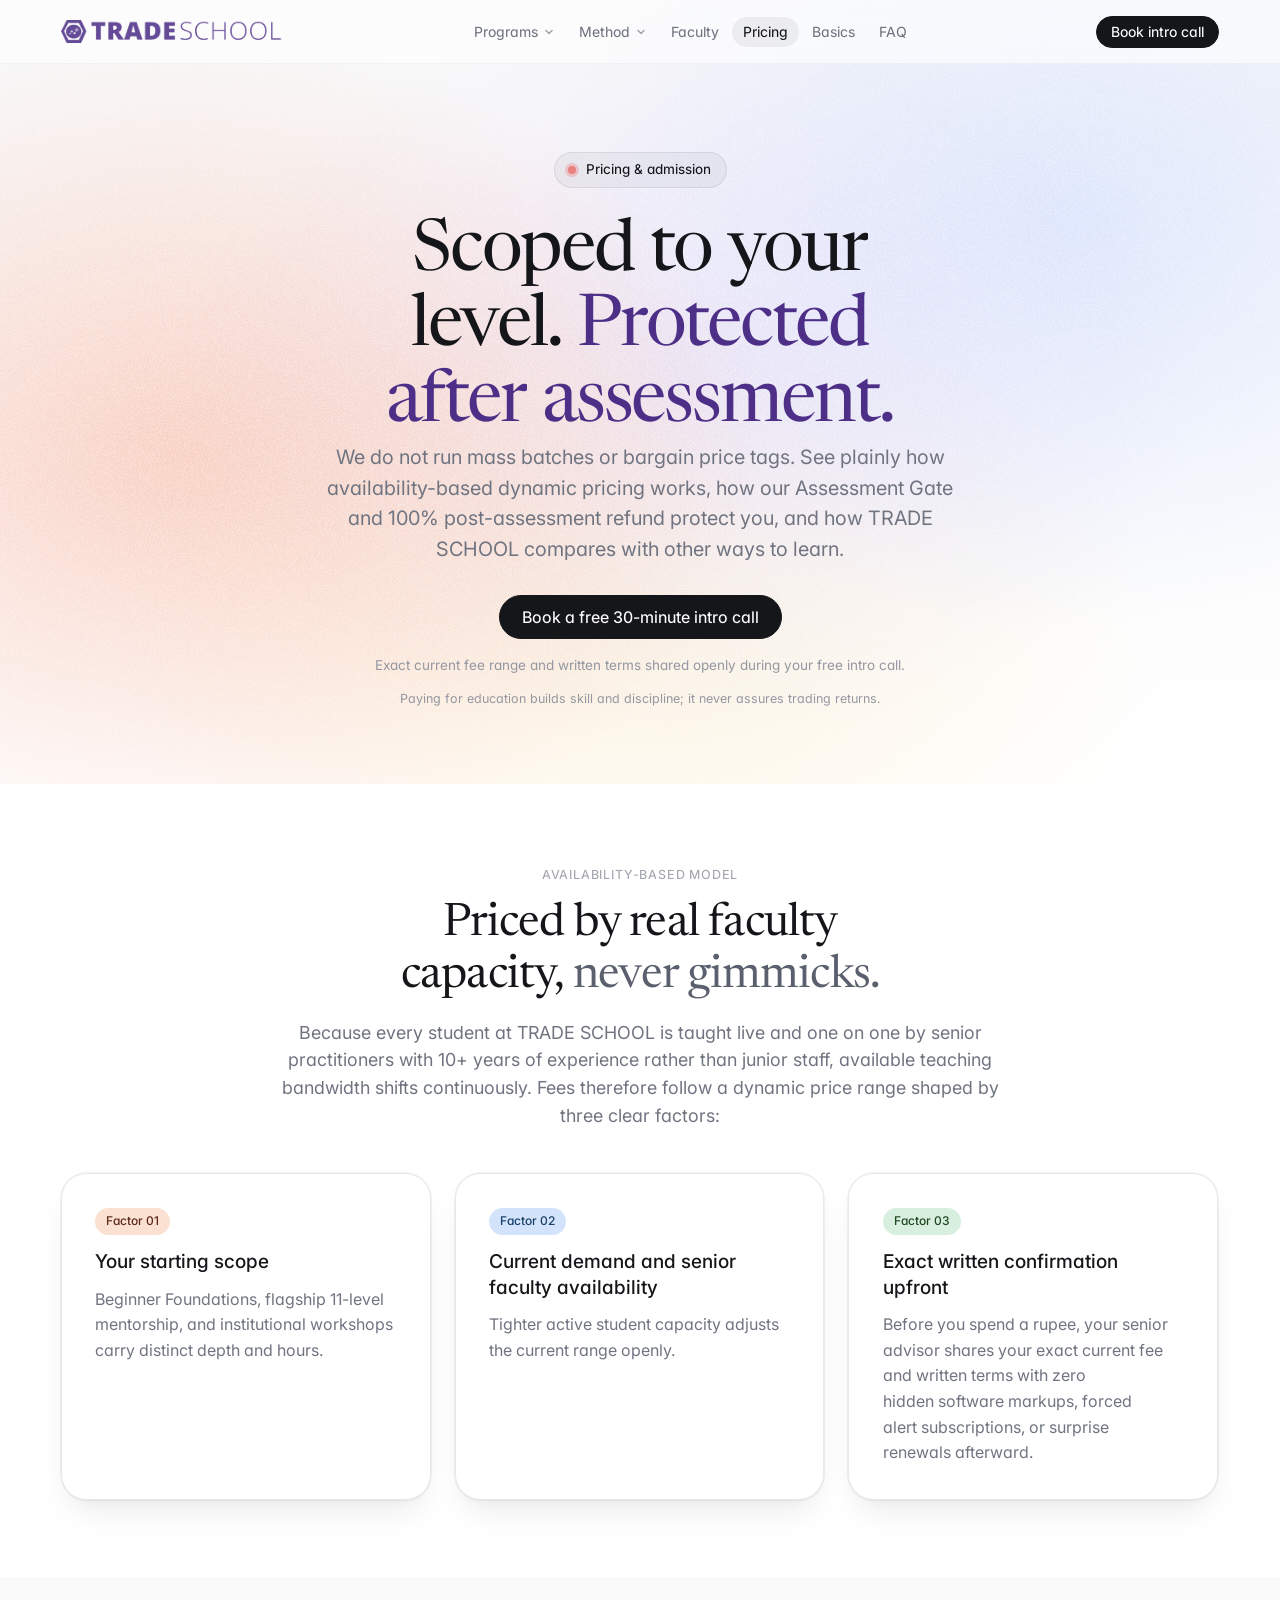
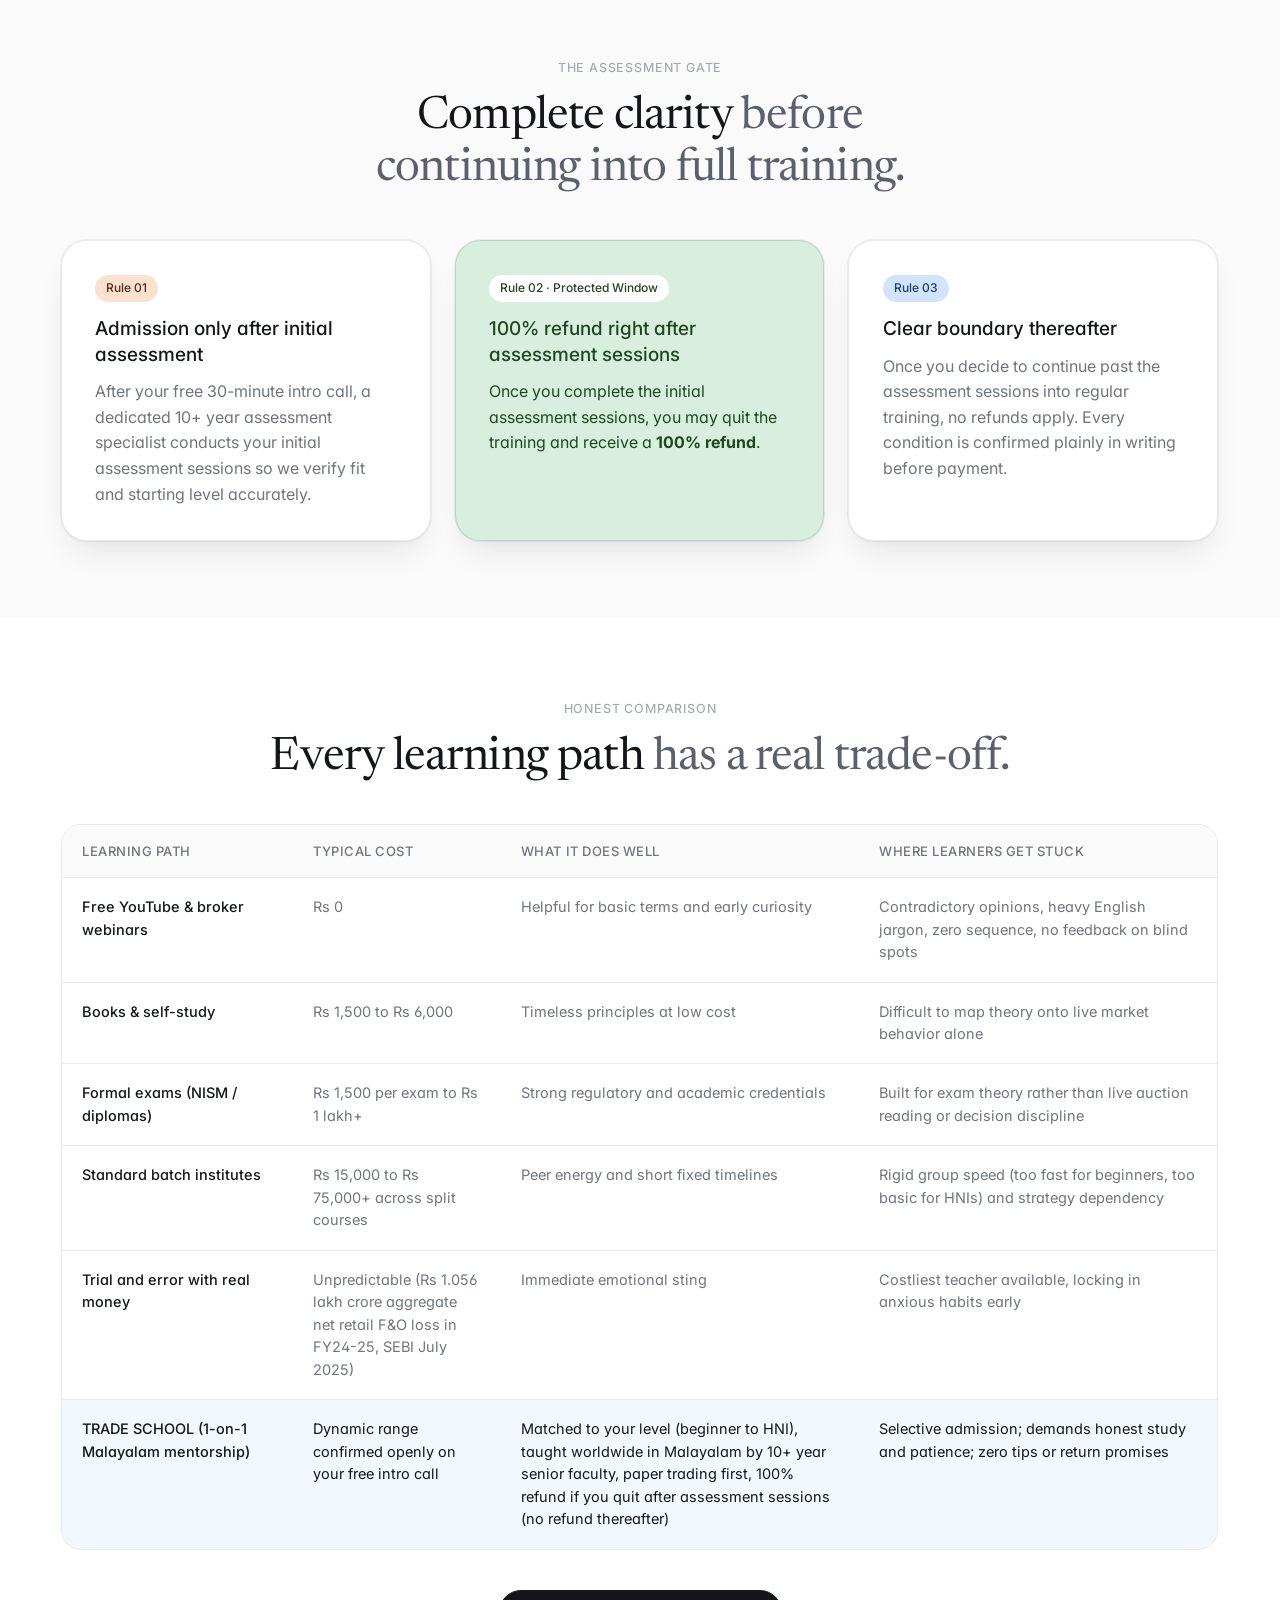
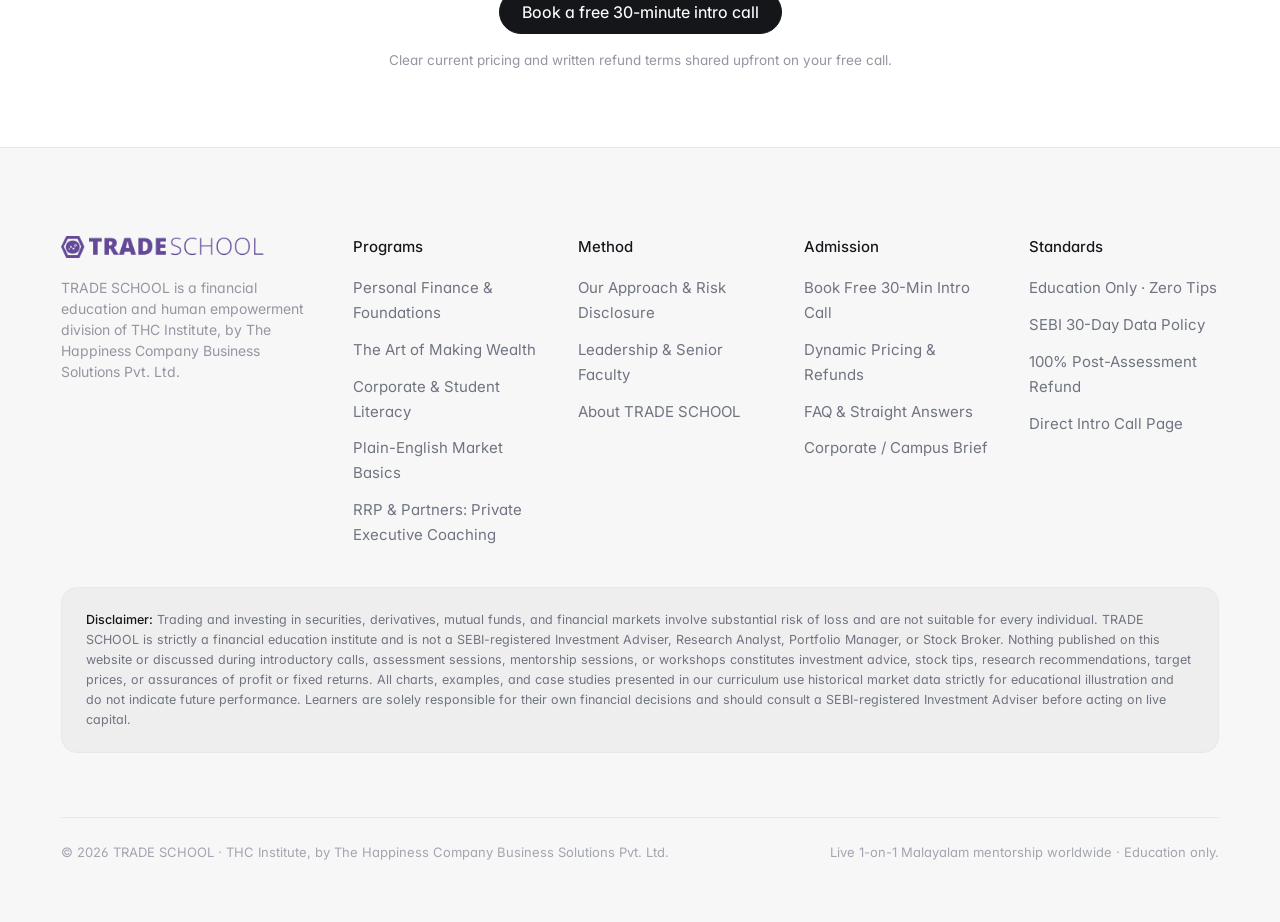
<file: pricing.html>
<!DOCTYPE html>
<html lang="en">

<head>
  <meta charset="UTF-8">
  <meta name="viewport" content="width=device-width, initial-scale=1.0, viewport-fit=cover">
  <meta name="theme-color" content="#ffffff">
  <title>Dynamic Pricing, Admission &amp; Refund Rules | TRADE SCHOOL</title>
  <meta name="description"
    content="How TRADE SCHOOL's availability-based pricing, Assessment Gate, and 100% post-assessment refund rule work, plus an honest comparison with other learning paths.">
  <link rel="icon"
    href="data:image/svg+xml,%3Csvg xmlns='http://www.w3.org/2000/svg' viewBox='0 0 36 32'%3E%3Cpolygon points='9.6,2 26.4,2 34.2,16 26.4,30 9.6,30 1.8,16' fill='none' stroke='%234d2f87' stroke-width='3.1' stroke-linejoin='round'/%3E%3Ccircle cx='18' cy='16' r='9.4' fill='%234d2f87'/%3E%3Cpath d='M12.6 19.2L15.4 15.2L19 18.2L22.2 13.4' stroke='%23ffffff' stroke-width='1.35' stroke-linecap='round' stroke-linejoin='round' fill='none'/%3E%3Ccircle cx='12.6' cy='19.2' r='1.35' fill='%23ffffff'/%3E%3Ccircle cx='15.4' cy='15.2' r='1.85' fill='%23ffffff'/%3E%3Ccircle cx='19' cy='18.2' r='1.7' fill='%23ffffff'/%3E%3Ccircle cx='22.2' cy='13.4' r='2.55' fill='%23ffffff'/%3E%3Ccircle cx='22.2' cy='13.4' r='1.05' fill='%234d2f87'/%3E%3C/svg%3E">
  <link rel="preconnect" href="https://fonts.googleapis.com">
  <link rel="preconnect" href="https://fonts.gstatic.com" crossorigin>
  <link rel="stylesheet"
    href="https://fonts.googleapis.com/css2?family=Inter:wght@400..600&family=Newsreader:opsz,wght@6..72,400&display=swap">
  <link rel="stylesheet" href="css/styles.css">
  <!-- Schema: WebPage -->
  <script type="application/ld+json">
  {
    "@context": "https://schema.org",
    "@type": "WebPage",
    "name": "Dynamic Pricing, Admission & Refund Rules | TRADE SCHOOL",
    "description": "How TRADE SCHOOL's availability-based dynamic mentorship pricing, assessment-first admission, and 100% post-assessment refund rule work."
  }
  </script>
</head>

<body>

  <!-- Global Navigation Bar -->
  <header class="site-header">
    <div class="nav-inner">
      <a href="index.html" class="brand-mark" aria-label="TRADE SCHOOL Home">
        <img src="assets/tradeschool-logo.png" alt="TRADE SCHOOL" class="brand-logo" width="223" height="24">
      </a>

      <nav class="desktop-nav" aria-label="Primary navigation">
        <div class="nav-dropdown">
          <button type="button" class="nav-drop-trigger" aria-expanded="false" aria-haspopup="true">
            <span>Programs</span>
            <svg class="nav-drop-caret" viewBox="0 0 12 12" fill="none" stroke="currentColor" stroke-width="1.5" stroke-linecap="round" stroke-linejoin="round" aria-hidden="true"><path d="M3 4.5L6 7.5L9 4.5" /></svg>
          </button>
          <div class="nav-drop-menu" role="menu">
            <a href="personal-finance.html" class="nav-drop-item" role="menuitem">
              <span class="nav-drop-item__title">Personal Finance &amp; Market Foundations</span>
              <span class="nav-drop-item__sub">Recommended starting point for beginners</span>
            </a>
            <a href="art-of-making-wealth.html" class="nav-drop-item" role="menuitem">
              <span class="nav-drop-item__title">The Art of Making Wealth</span>
              <span class="nav-drop-item__sub">Flagship 1-on-1 mentorship (11 levels, beginner to HNI)</span>
            </a>
            <a href="corporate-campus.html" class="nav-drop-item" role="menuitem">
              <span class="nav-drop-item__title">Corporate Wellness &amp; Student Literacy</span>
              <span class="nav-drop-item__sub">Conflict-free Malayalam workshops for companies &amp; campuses</span>
            </a>
          </div>
        </div>

        <div class="nav-dropdown">
          <button type="button" class="nav-drop-trigger" aria-expanded="false" aria-haspopup="true">
            <span>Method</span>
            <svg class="nav-drop-caret" viewBox="0 0 12 12" fill="none" stroke="currentColor" stroke-width="1.5" stroke-linecap="round" stroke-linejoin="round" aria-hidden="true"><path d="M3 4.5L6 7.5L9 4.5" /></svg>
          </button>
          <div class="nav-drop-menu" role="menu">
            <a href="approach-risk.html" class="nav-drop-item" role="menuitem">
              <span class="nav-drop-item__title">Our Approach &amp; Risk Disclosure</span>
              <span class="nav-drop-item__sub">Education-only boundaries &amp; SEBI 30-day data lag</span>
            </a>
            <a href="about.html" class="nav-drop-item" role="menuitem">
              <span class="nav-drop-item__title">About TRADE SCHOOL</span>
              <span class="nav-drop-item__sub">THC Institute &middot; Small on purpose, built to last</span>
            </a>
          </div>
        </div>

        <a href="mentor.html">Faculty</a>
        <a href="pricing.html" class="active">Pricing</a>
        <a href="market-basics.html">Basics</a>
        <a href="faq.html">FAQ</a>
      </nav>

      <div class="nav-actions">
        <a href="intro-session.html" class="btn btn--primary btn--sm">Book intro call</a>
        <button id="mobile-menu-btn" class="mobile-menu-btn" aria-label="Open navigation menu" aria-expanded="false" aria-controls="mobile-drawer">
          <svg width="20" height="20" viewBox="0 0 20 20" fill="none" stroke="currentColor" stroke-width="1.6" stroke-linecap="round"><path d="M3 6H17M3 10H17M3 14H17" /></svg>
        </button>
      </div>
    </div>
  </header>

  <!-- Mobile Navigation Drawer -->
  <nav id="mobile-drawer" class="mobile-drawer" aria-label="Mobile navigation" aria-hidden="true">
    <div>
      <div class="mobile-drawer__top">
        <a href="index.html" class="brand-mark">
          <img src="assets/tradeschool-logo.png" alt="TRADE SCHOOL" class="brand-logo" width="223" height="24">
        </a>
        <button id="mobile-close-btn" class="mobile-menu-btn" style="display:inline-flex" aria-label="Close menu">
          <svg width="20" height="20" viewBox="0 0 20 20" fill="none" stroke="currentColor" stroke-width="1.6" stroke-linecap="round"><path d="M5 5L15 15M15 5L5 15" /></svg>
        </button>
      </div>
      <div class="mobile-drawer__links">
        <a href="art-of-making-wealth.html">Programs</a>
        <div class="mobile-drawer__sub">
          <a href="personal-finance.html">Personal Finance &amp; Market Foundations</a>
          <a href="art-of-making-wealth.html">The Art of Making Wealth (11-Level Flagship)</a>
          <a href="corporate-campus.html">Corporate Wellness &amp; Student Literacy</a>
        </div>
        <a href="approach-risk.html">Method</a>
        <div class="mobile-drawer__sub">
          <a href="approach-risk.html">Our Approach &amp; Risk Disclosure</a>
          <a href="about.html">About TRADE SCHOOL</a>
        </div>
        <a href="mentor.html">Faculty</a>
        <a href="pricing.html" class="active">Pricing</a>
        <a href="market-basics.html">Basics</a>
        <a href="faq.html">FAQ</a>
      </div>
    </div>
    <div class="mobile-drawer__footer">
      <a href="intro-session.html" class="btn btn--primary">Book intro call</a>
      <span class="t-caption">Dynamic pricing &middot; 100% post-assessment refund</span>
    </div>
  </nav>

  <main>
    <!-- ================================================================
         1. HERO -- Pricing & Admission
         ================================================================ -->
    <section class="hero-steep" style="padding-bottom:76px;">
      <div class="hero-steep__bg" aria-hidden="true"></div>
      <div class="grain-overlay" aria-hidden="true"></div>

      <div class="wrap" style="position:relative;z-index:2;">
        <div class="hero-steep__center" style="max-width:780px;padding-top:24px;">
          <span class="announcement-pill" style="cursor:default;">
            <span class="announcement-pill__dot" aria-hidden="true"></span>
            <span>Pricing &amp; admission</span>
          </span>

          <h1 class="t-hero-sharp" data-word-reveal>
            Scoped to your level. <span class="t-muted-tone">Protected after assessment.</span>
          </h1>

          <p class="t-hero-support mt-24" style="max-width:640px;">
            We do not run mass batches or bargain price tags. See plainly how availability-based dynamic pricing works, how our Assessment Gate and 100% post-assessment refund protect you, and how TRADE SCHOOL compares with other ways to learn.
          </p>

          <div class="btn-row">
            <a href="intro-session.html" class="btn btn--primary">Book a free 30-minute intro call</a>
          </div>
          <p class="hero-steep__reassurance">Exact current fee range and written terms shared openly during your free intro call.</p>
          <p class="risk-note">Paying for education builds skill and discipline; it never assures trading returns.</p>
        </div>
      </div>
    </section>

    <!-- ================================================================
         2. HOW DYNAMIC PRICING WORKS
         ================================================================ -->
    <section class="section section--tight section--paper" id="dynamic-pricing">
      <div class="wrap">
        <div class="centered-lead centered-lead--wide reveal">
          <span class="t-eyebrow">Availability-based model</span>
          <h2 class="t-chapter--mid mt-12">Priced by real faculty capacity, <span class="t-muted-tone">never gimmicks.</span></h2>
          <p class="t-lead mt-16">
            Because every student at TRADE SCHOOL is taught live and one on one by senior practitioners with 10+ years of experience rather than junior staff, available teaching bandwidth shifts continuously. Fees therefore follow a dynamic price range shaped by three clear factors:
          </p>
        </div>

        <div class="agenda-grid reveal">
          <article class="agenda-card">
            <span class="agenda-card__time">Factor 01</span>
            <h3 class="t-feature-title">Your starting scope</h3>
            <p class="t-body mt-12">
              Beginner Foundations, flagship 11-level mentorship, and institutional workshops carry distinct depth and hours.
            </p>
          </article>

          <article class="agenda-card agenda-card--sky">
            <span class="agenda-card__time">Factor 02</span>
            <h3 class="t-feature-title">Current demand and senior faculty availability</h3>
            <p class="t-body mt-12">
              Tighter active student capacity adjusts the current range openly.
            </p>
          </article>

          <article class="agenda-card agenda-card--mint">
            <span class="agenda-card__time">Factor 03</span>
            <h3 class="t-feature-title">Exact written confirmation upfront</h3>
            <p class="t-body mt-12">
              Before you spend a rupee, your senior advisor shares your exact current fee and written terms with zero hidden software markups, forced alert subscriptions, or surprise renewals afterward.
            </p>
          </article>
        </div>
      </div>
    </section>

    <!-- ================================================================
         3. ADMISSION AND 100% REFUND POLICY
         ================================================================ -->
    <section class="section section--tight section--fog" id="refund-policy">
      <div class="wrap">
        <div class="centered-lead centered-lead--wide reveal">
          <span class="t-eyebrow">The Assessment Gate</span>
          <h2 class="t-chapter--mid mt-12">Complete clarity <span class="t-muted-tone">before continuing into full training.</span></h2>
        </div>

        <div class="agenda-grid reveal">
          <article class="agenda-card">
            <span class="agenda-card__time">Rule 01</span>
            <h3 class="t-feature-title">Admission only after initial assessment</h3>
            <p class="t-body mt-12">
              After your free 30-minute intro call, a dedicated 10+ year assessment specialist conducts your initial assessment sessions so we verify fit and starting level accurately.
            </p>
          </article>

          <article class="agenda-card agenda-card--mint" style="background:var(--color-mint);border-color:rgba(31,71,32,0.16);">
            <span class="agenda-card__time" style="background:#ffffff;color:var(--color-forest);">Rule 02 &middot; Protected Window</span>
            <h3 class="t-feature-title" style="color:var(--color-forest);">100% refund right after assessment sessions</h3>
            <p class="t-body mt-12" style="color:var(--color-forest);">
              Once you complete the initial assessment sessions, you may quit the training and receive a <strong>100% refund</strong>.
            </p>
          </article>

          <article class="agenda-card agenda-card--sky">
            <span class="agenda-card__time">Rule 03</span>
            <h3 class="t-feature-title">Clear boundary thereafter</h3>
            <p class="t-body mt-12">
              Once you decide to continue past the assessment sessions into regular training, no refunds apply. Every condition is confirmed plainly in writing before payment.
            </p>
          </article>
        </div>
      </div>
    </section>

    <!-- ================================================================
         4. FAIR COMPARISON WITH ALTERNATIVES
         ================================================================ -->
    <section class="section section--tight section--paper">
      <div class="wrap">
        <div class="centered-lead centered-lead--wide reveal">
          <span class="t-eyebrow">Honest comparison</span>
          <h2 class="t-chapter--mid mt-12">Every learning path <span class="t-muted-tone">has a real trade-off.</span></h2>
        </div>

        <div class="table-scroll reveal">
          <table class="editorial-table">
            <thead>
              <tr>
                <th style="width:20%;">Learning path</th>
                <th style="width:18%;">Typical cost</th>
                <th style="width:31%;">What it does well</th>
                <th style="width:31%;">Where learners get stuck</th>
              </tr>
            </thead>
            <tbody>
              <tr>
                <td>Free YouTube &amp; broker webinars</td>
                <td>Rs 0</td>
                <td>Helpful for basic terms and early curiosity</td>
                <td>Contradictory opinions, heavy English jargon, zero sequence, no feedback on blind spots</td>
              </tr>
              <tr>
                <td>Books &amp; self-study</td>
                <td>Rs 1,500 to Rs 6,000</td>
                <td>Timeless principles at low cost</td>
                <td>Difficult to map theory onto live market behavior alone</td>
              </tr>
              <tr>
                <td>Formal exams (NISM / diplomas)</td>
                <td>Rs 1,500 per exam to Rs 1 lakh+</td>
                <td>Strong regulatory and academic credentials</td>
                <td>Built for exam theory rather than live auction reading or decision discipline</td>
              </tr>
              <tr>
                <td>Standard batch institutes</td>
                <td>Rs 15,000 to Rs 75,000+ across split courses</td>
                <td>Peer energy and short fixed timelines</td>
                <td>Rigid group speed (too fast for beginners, too basic for HNIs) and strategy dependency</td>
              </tr>
              <tr>
                <td>Trial and error with real money</td>
                <td>Unpredictable (Rs 1.056 lakh crore aggregate net retail F&amp;O loss in FY24-25, SEBI July 2025)</td>
                <td>Immediate emotional sting</td>
                <td>Costliest teacher available, locking in anxious habits early</td>
              </tr>
              <tr class="is-highlight-row">
                <td>TRADE SCHOOL (1-on-1 Malayalam mentorship)</td>
                <td>Dynamic range confirmed openly on your free intro call</td>
                <td>Matched to your level (beginner to HNI), taught worldwide in Malayalam by 10+ year senior faculty, paper trading first, 100% refund if you quit after assessment sessions (no refund thereafter)</td>
                <td>Selective admission; demands honest study and patience; zero tips or return promises</td>
              </tr>
            </tbody>
          </table>
        </div>

        <div class="centered-lead mt-40 reveal">
          <a href="intro-session.html" class="btn btn--primary">Book a free 30-minute intro call</a>
          <p class="hero-steep__reassurance">Clear current pricing and written refund terms shared upfront on your free call.</p>
        </div>
      </div>
    </section>
  </main>

  <!-- Global Footer -->
  <footer class="site-footer">
    <div class="wrap">
      <div class="footer-grid">
        <div class="footer-brand-col">
          <a href="index.html" class="brand-mark" aria-label="TRADE SCHOOL Home">
            <img src="assets/tradeschool-logo.png" alt="TRADE SCHOOL" class="brand-logo" width="223" height="24">
          </a>
          <p class="t-caption mt-12">TRADE SCHOOL is a financial education and human empowerment division of THC Institute, by The Happiness Company Business Solutions Pvt. Ltd.</p>
        </div>
        <div>
          <h3 class="footer-col__title">Programs</h3>
          <ul class="footer-col__list">
            <li><a href="personal-finance.html">Personal Finance &amp; Foundations</a></li>
            <li><a href="art-of-making-wealth.html">The Art of Making Wealth</a></li>
            <li><a href="corporate-campus.html">Corporate &amp; Student Literacy</a></li>
            <li><a href="market-basics.html">Plain-English Market Basics</a></li>
            <li><a href="premium-hni.html">RRP &amp; Partners: Private Executive Coaching</a></li>
          </ul>
        </div>
        <div>
          <h3 class="footer-col__title">Method</h3>
          <ul class="footer-col__list">
            <li><a href="approach-risk.html">Our Approach &amp; Risk Disclosure</a></li>
            <li><a href="mentor.html">Leadership &amp; Senior Faculty</a></li>
            <li><a href="about.html">About TRADE SCHOOL</a></li>
          </ul>
        </div>
        <div>
          <h3 class="footer-col__title">Admission</h3>
          <ul class="footer-col__list">
            <li><a href="intro-session.html">Book Free 30-Min Intro Call</a></li>
            <li><a href="pricing.html">Dynamic Pricing &amp; Refunds</a></li>
            <li><a href="faq.html">FAQ &amp; Straight Answers</a></li>
            <li><a href="corporate-campus.html#workshop-brief">Corporate / Campus Brief</a></li>
          </ul>
        </div>
        <div>
          <h3 class="footer-col__title">Standards</h3>
          <ul class="footer-col__list">
            <li><a href="approach-risk.html#disclosure">Education Only &middot; Zero Tips</a></li>
            <li><a href="approach-risk.html#standards">SEBI 30-Day Data Policy</a></li>
            <li><a href="pricing.html#refund-policy">100% Post-Assessment Refund</a></li>
            <li><a href="start.html">Direct Intro Call Page</a></li>
          </ul>
        </div>
      </div>

      <div class="footer-disclaimer" role="note" aria-label="Disclaimer">
        <strong>Disclaimer:</strong> Trading and investing in securities, derivatives, mutual funds, and financial markets involve substantial risk of loss and are not suitable for every individual. TRADE SCHOOL is strictly a financial education institute and is not a SEBI-registered Investment Adviser, Research Analyst, Portfolio Manager, or Stock Broker. Nothing published on this website or discussed during introductory calls, assessment sessions, mentorship sessions, or workshops constitutes investment advice, stock tips, research recommendations, target prices, or assurances of profit or fixed returns. All charts, examples, and case studies presented in our curriculum use historical market data strictly for educational illustration and do not indicate future performance. Learners are solely responsible for their own financial decisions and should consult a SEBI-registered Investment Adviser before acting on live capital.
      </div>

      <div class="footer-meta">
        <span>&copy; 2026 TRADE SCHOOL &middot; THC Institute, by The Happiness Company Business Solutions Pvt. Ltd.</span>
        <span>Live 1-on-1 Malayalam mentorship worldwide &middot; Education only.</span>
      </div>
    </div>
  </footer>

  <script src="js/scripts.js"></script>
</body>

</html>
</file>
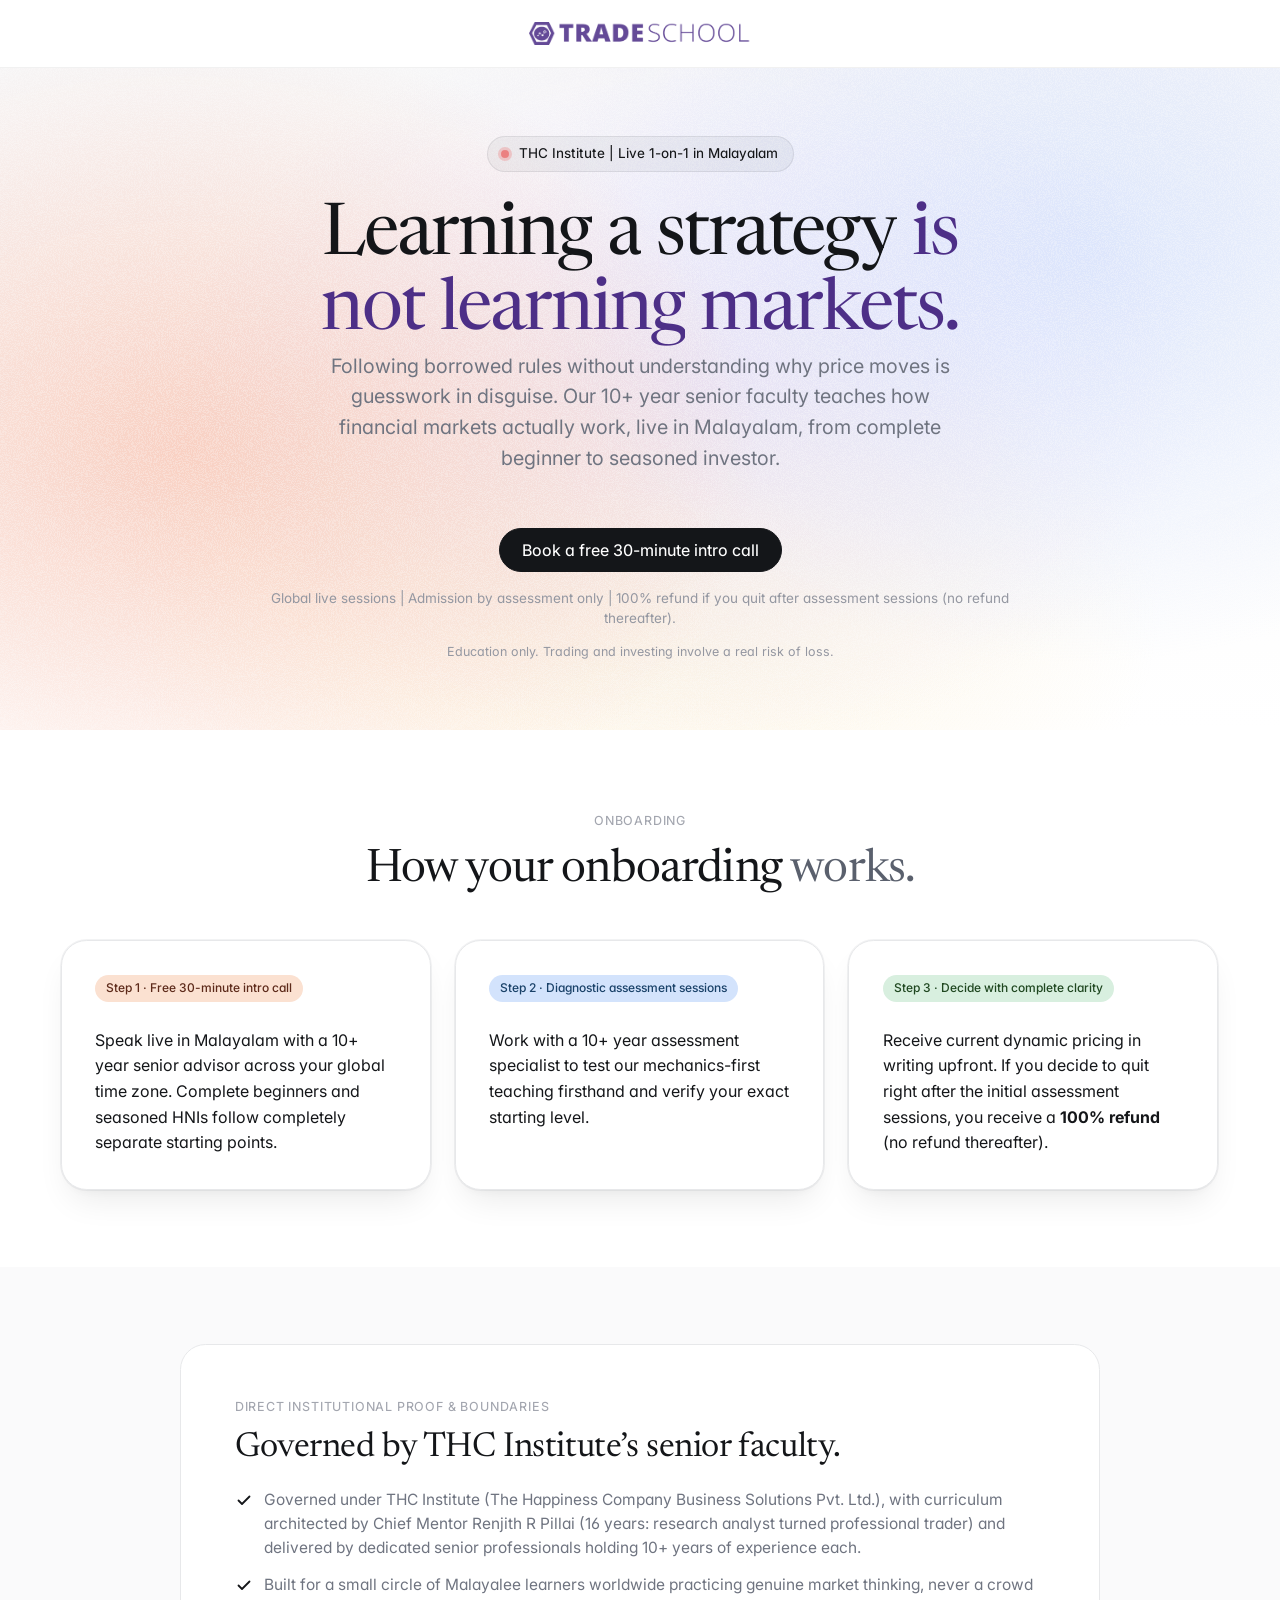
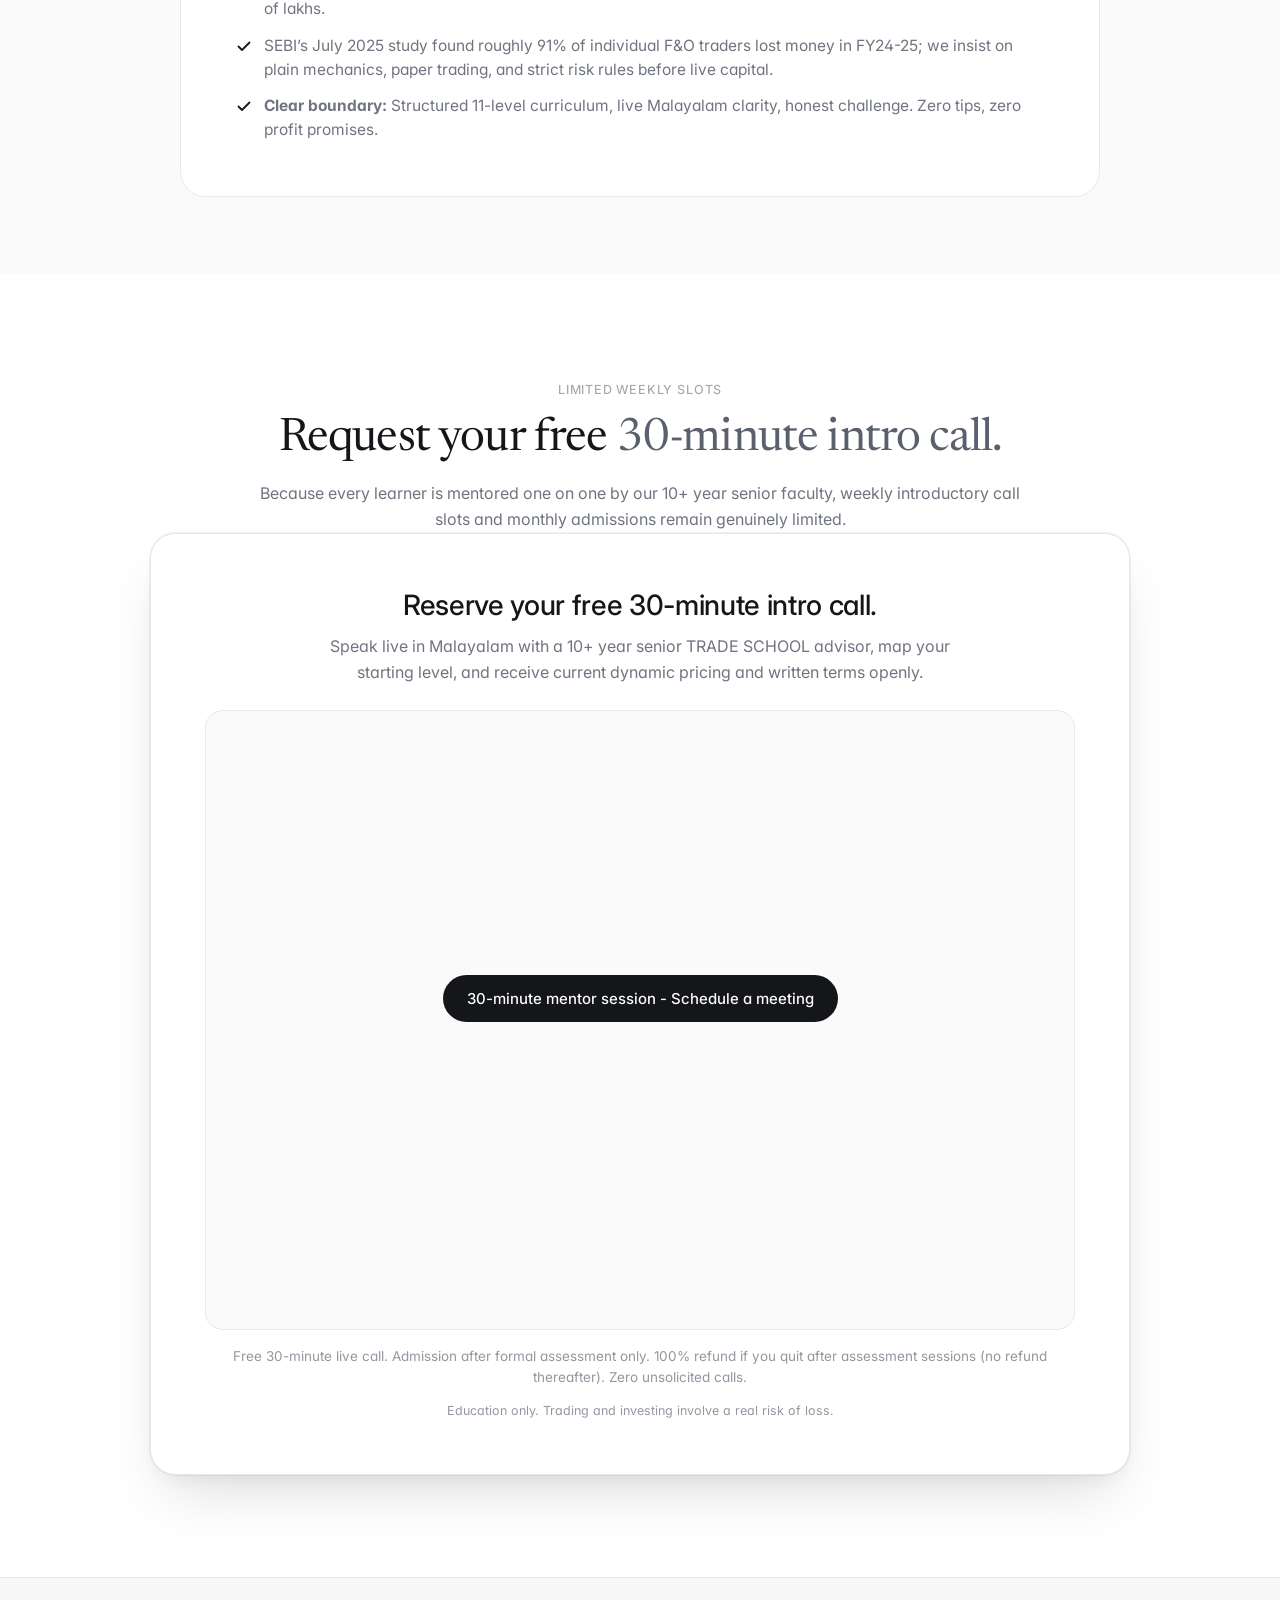
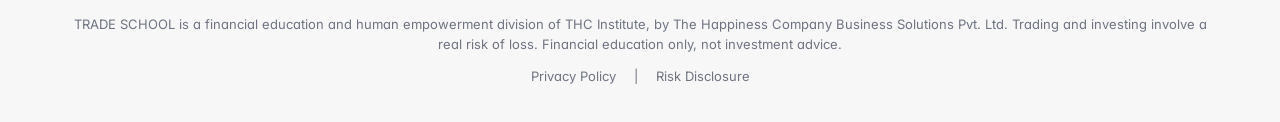
<file: start.html>
<!DOCTYPE html>
<html lang="en">

<head>
  <meta charset="UTF-8">
  <meta name="viewport" content="width=device-width, initial-scale=1.0, viewport-fit=cover">
  <meta name="theme-color" content="#ffffff">
  <title>Learning a Strategy Is Not Learning Markets (1-on-1 Malayalam Mentorship) | TRADE SCHOOL</title>
  <meta name="description"
    content="Following borrowed rules without understanding why price moves is guesswork in disguise. Live 1-on-1 Malayalam market education from our 10+ year senior faculty.">
  <link rel="icon"
    href="data:image/svg+xml,%3Csvg xmlns='http://www.w3.org/2000/svg' viewBox='0 0 36 32'%3E%3Cpolygon points='9.6,2 26.4,2 34.2,16 26.4,30 9.6,30 1.8,16' fill='none' stroke='%234d2f87' stroke-width='3.1' stroke-linejoin='round'/%3E%3Ccircle cx='18' cy='16' r='9.4' fill='%234d2f87'/%3E%3Cpath d='M12.6 19.2L15.4 15.2L19 18.2L22.2 13.4' stroke='%23ffffff' stroke-width='1.35' stroke-linecap='round' stroke-linejoin='round' fill='none'/%3E%3Ccircle cx='12.6' cy='19.2' r='1.35' fill='%23ffffff'/%3E%3Ccircle cx='15.4' cy='15.2' r='1.85' fill='%23ffffff'/%3E%3Ccircle cx='19' cy='18.2' r='1.7' fill='%23ffffff'/%3E%3Ccircle cx='22.2' cy='13.4' r='2.55' fill='%23ffffff'/%3E%3Ccircle cx='22.2' cy='13.4' r='1.05' fill='%234d2f87'/%3E%3C/svg%3E">
  <link rel="preconnect" href="https://fonts.googleapis.com">
  <link rel="preconnect" href="https://fonts.gstatic.com" crossorigin>
  <link rel="stylesheet"
    href="https://fonts.googleapis.com/css2?family=Inter:wght@400..600&family=Newsreader:opsz,wght@6..72,400&display=swap">
  <link rel="stylesheet" href="css/styles.css">
</head>

<body>

  <!-- Appendix B: Standalone Ad Landing Page -- Logo Only, Zero Navigation Links -->
  <header class="ad-header">
    <a href="index.html" class="brand-mark" aria-label="TRADE SCHOOL">
      <img src="assets/tradeschool-logo.png" alt="TRADE SCHOOL" class="brand-logo" width="223" height="24">
    </a>
  </header>

  <main>
    <!-- ================================================================
         1. HERO (LOGO ONLY, ZERO NAVIGATION LINKS)
         ================================================================ -->
    <section class="hero-steep" style="padding-top:68px;padding-bottom:68px;">
      <div class="hero-steep__bg" aria-hidden="true"></div>
      <div class="grain-overlay" aria-hidden="true"></div>

      <div class="wrap" style="position:relative;z-index:2;">
        <div class="hero-steep__center" style="max-width:780px;">
          <span class="announcement-pill" style="cursor:default;">
            <span class="announcement-pill__dot" aria-hidden="true"></span>
            <span class="eb-full">THC Institute | Live 1-on-1 in Malayalam</span>
            <span class="eb-short">THC Institute | 1-on-1 Malayalam</span>
          </span>

          <h1 class="t-hero-sharp" data-word-reveal>
            Learning a strategy <span class="t-muted-tone">is not learning markets.</span>
          </h1>

          <p class="t-hero-support mt-24" style="max-width:640px;">
            Following borrowed rules without understanding why price moves is guesswork in disguise. Our 10+ year senior faculty teaches how financial markets actually work, live in Malayalam, from complete beginner to seasoned investor.
          </p>

          <div class="btn-row mt-24">
            <a href="#reserve" class="btn btn--primary">Book a free 30-minute intro call</a>
          </div>
          <p class="hero-steep__reassurance">Global live sessions | Admission by assessment only | 100% refund if you quit after assessment sessions (no refund thereafter).</p>
          <p class="risk-note">Education only. Trading and investing involve a real risk of loss.</p>
        </div>
      </div>
    </section>

    <!-- ================================================================
         2. HOW YOUR ONBOARDING WORKS
         ================================================================ -->
    <section class="section section--tight section--paper">
      <div class="wrap">
        <div class="centered-lead centered-lead--wide reveal">
          <span class="t-eyebrow">Onboarding</span>
          <h2 class="t-chapter--mid mt-12">How your onboarding <span class="t-muted-tone">works.</span></h2>
        </div>

        <div class="agenda-grid reveal">
          <article class="agenda-card">
            <span class="agenda-card__time">Step 1 &middot; Free 30-minute intro call</span>
            <p class="t-body mt-12" style="color:var(--color-ink);">
              Speak live in Malayalam with a 10+ year senior advisor across your global time zone. Complete beginners and seasoned HNIs follow completely separate starting points.
            </p>
          </article>

          <article class="agenda-card agenda-card--sky">
            <span class="agenda-card__time">Step 2 &middot; Diagnostic assessment sessions</span>
            <p class="t-body mt-12" style="color:var(--color-ink);">
              Work with a 10+ year assessment specialist to test our mechanics-first teaching firsthand and verify your exact starting level.
            </p>
          </article>

          <article class="agenda-card agenda-card--mint">
            <span class="agenda-card__time">Step 3 &middot; Decide with complete clarity</span>
            <p class="t-body mt-12" style="color:var(--color-ink);">
              Receive current dynamic pricing in writing upfront. If you decide to quit right after the initial assessment sessions, you receive a <strong>100% refund</strong> (no refund thereafter).
            </p>
          </article>
        </div>
      </div>
    </section>

    <!-- ================================================================
         3. DIRECT INSTITUTIONAL PROOF AND BOUNDARIES
         ================================================================ -->
    <section class="section section--tight section--fog">
      <div class="wrap">
        <div class="editorial-quote-card reveal" style="max-width:920px;margin-left:auto;margin-right:auto;background:#ffffff;border:1px solid var(--color-rule);">
          <span class="t-eyebrow">Direct Institutional Proof &amp; Boundaries</span>
          <h2 class="t-editorial mt-12">Governed by THC Institute&rsquo;s senior faculty.</h2>
          <ul class="check-list mt-20">
            <li>
              <svg class="check-list__icon" viewBox="0 0 18 18" fill="none" stroke="currentColor" stroke-width="1.8" stroke-linecap="round" stroke-linejoin="round" aria-hidden="true"><path d="M3.5 9.5L7 13L14.5 5.5" /></svg>
              <span>Governed under THC Institute (The Happiness Company Business Solutions Pvt. Ltd.), with curriculum architected by Chief Mentor Renjith R Pillai (16 years: research analyst turned professional trader) and delivered by dedicated senior professionals holding 10+ years of experience each.</span>
            </li>
            <li>
              <svg class="check-list__icon" viewBox="0 0 18 18" fill="none" stroke="currentColor" stroke-width="1.8" stroke-linecap="round" stroke-linejoin="round" aria-hidden="true"><path d="M3.5 9.5L7 13L14.5 5.5" /></svg>
              <span>Built for a small circle of Malayalee learners worldwide practicing genuine market thinking, never a crowd of lakhs.</span>
            </li>
            <li>
              <svg class="check-list__icon" viewBox="0 0 18 18" fill="none" stroke="currentColor" stroke-width="1.8" stroke-linecap="round" stroke-linejoin="round" aria-hidden="true"><path d="M3.5 9.5L7 13L14.5 5.5" /></svg>
              <span>SEBI&rsquo;s July 2025 study found roughly 91% of individual F&amp;O traders lost money in FY24-25; we insist on plain mechanics, paper trading, and strict risk rules before live capital.</span>
            </li>
            <li>
              <svg class="check-list__icon" viewBox="0 0 18 18" fill="none" stroke="currentColor" stroke-width="1.8" stroke-linecap="round" stroke-linejoin="round" aria-hidden="true"><path d="M3.5 9.5L7 13L14.5 5.5" /></svg>
              <span><strong>Clear boundary:</strong> Structured 11-level curriculum, live Malayalam clarity, honest challenge. Zero tips, zero profit promises.</span>
            </li>
          </ul>
        </div>
      </div>
    </section>

    <!-- ================================================================
         4. REQUEST YOUR FREE 30-MINUTE INTRO CALL -- Live zcal Widget
         ================================================================ -->
    <section class="section section--paper" id="reserve">
      <div class="wrap">
        <div class="centered-lead centered-lead--wide reveal">
          <span class="t-eyebrow">Limited Weekly Slots</span>
          <h2 class="t-chapter--mid mt-12">Request your free <span class="t-muted-tone">30-minute intro call.</span></h2>
          <p class="t-body mt-16">
            Because every learner is mentored one on one by our 10+ year senior faculty, weekly introductory call slots and monthly admissions remain genuinely limited.
          </p>
        </div>

        <div class="form-shell form-shell--wide mt-32 reveal">
          <div style="text-align:center;max-width:640px;margin:0 auto;">
            <h3 class="t-panel-title">Reserve your free 30-minute intro call.</h3>
            <p class="t-body mt-12">Speak live in Malayalam with a 10+ year senior TRADE SCHOOL advisor, map your starting level, and receive current dynamic pricing and written terms openly.</p>
          </div>

          <!-- Live zcal Inline Scheduling Widget -->
          <div class="zcal-embed-wrap mt-24">
            <script type="text/javascript" async src="https://static.zcal.co/embed/v1/embed.js"></script>
            <div class="zcal-inline-widget"><a href="https://zcal.co/i/YAkrlzRI">30-minute mentor session - Schedule a meeting</a></div>
          </div>

          <p class="hero-steep__reassurance" style="text-align:center;">Free 30-minute live call. Admission after formal assessment only. 100% refund if you quit after assessment sessions (no refund thereafter). Zero unsolicited calls.</p>
          <p class="risk-note" style="text-align:center;">Education only. Trading and investing involve a real risk of loss.</p>
        </div>
      </div>
    </section>
  </main>

  <!-- Minimal Legal Footer -->
  <footer class="ad-footer">
    <div class="wrap">
      <p>TRADE SCHOOL is a financial education and human empowerment division of THC Institute, by The Happiness Company Business Solutions Pvt. Ltd. Trading and investing involve a real risk of loss. Financial education only, not investment advice.</p>
      <div class="ad-footer__links">
        <a href="approach-risk.html#disclosure">Privacy Policy</a>
        <span>|</span>
        <a href="approach-risk.html#disclosure">Risk Disclosure</a>
      </div>
    </div>
  </footer>

  <script src="js/scripts.js"></script>
</body>

</html>
</file>
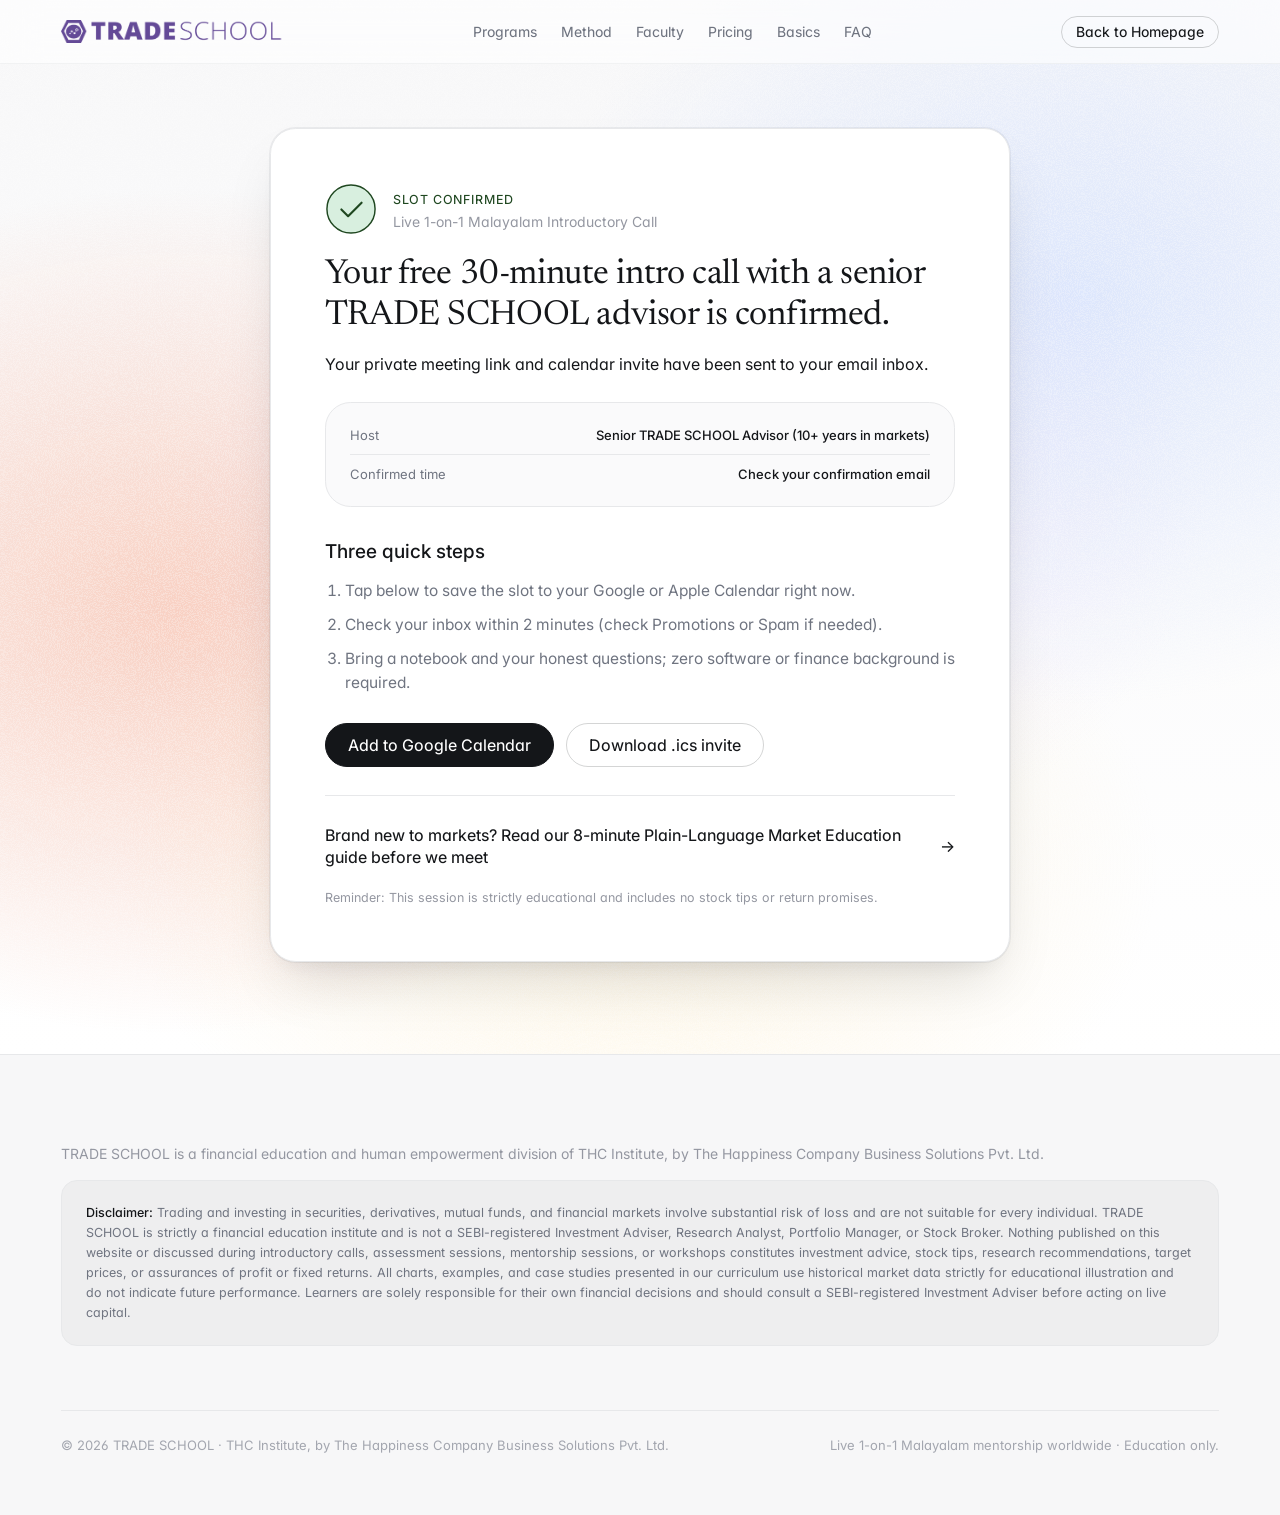
<file: thank-you.html>
<!DOCTYPE html>
<html lang="en">

<head>
  <meta charset="UTF-8">
  <meta name="viewport" content="width=device-width, initial-scale=1.0, viewport-fit=cover">
  <meta name="theme-color" content="#ffffff">
  <title>Free 30-Minute Intro Call Confirmed | TRADE SCHOOL</title>
  <meta name="description"
    content="Your free 30-minute intro call with a senior TRADE SCHOOL advisor is confirmed. Save it to your calendar and bring your honest questions.">
  <meta name="robots" content="noindex, nofollow">
  <link rel="icon"
    href="data:image/svg+xml,%3Csvg xmlns='http://www.w3.org/2000/svg' viewBox='0 0 36 32'%3E%3Cpolygon points='9.6,2 26.4,2 34.2,16 26.4,30 9.6,30 1.8,16' fill='none' stroke='%234d2f87' stroke-width='3.1' stroke-linejoin='round'/%3E%3Ccircle cx='18' cy='16' r='9.4' fill='%234d2f87'/%3E%3Cpath d='M12.6 19.2L15.4 15.2L19 18.2L22.2 13.4' stroke='%23ffffff' stroke-width='1.35' stroke-linecap='round' stroke-linejoin='round' fill='none'/%3E%3Ccircle cx='12.6' cy='19.2' r='1.35' fill='%23ffffff'/%3E%3Ccircle cx='15.4' cy='15.2' r='1.85' fill='%23ffffff'/%3E%3Ccircle cx='19' cy='18.2' r='1.7' fill='%23ffffff'/%3E%3Ccircle cx='22.2' cy='13.4' r='2.55' fill='%23ffffff'/%3E%3Ccircle cx='22.2' cy='13.4' r='1.05' fill='%234d2f87'/%3E%3C/svg%3E">
  <link rel="preconnect" href="https://fonts.googleapis.com">
  <link rel="preconnect" href="https://fonts.gstatic.com" crossorigin>
  <link rel="stylesheet"
    href="https://fonts.googleapis.com/css2?family=Inter:wght@400..600&family=Newsreader:opsz,wght@6..72,400&display=swap">
  <link rel="stylesheet" href="css/styles.css">
</head>

<body>

  <!-- Global Navigation Bar -->
  <header class="site-header">
    <div class="nav-inner">
      <a href="index.html" class="brand-mark" aria-label="TRADE SCHOOL Home">
        <img src="assets/tradeschool-logo.png" alt="TRADE SCHOOL" class="brand-logo" width="223" height="24">
      </a>

      <nav class="desktop-nav" aria-label="Primary navigation">
        <a href="art-of-making-wealth.html">Programs</a>
        <a href="approach-risk.html">Method</a>
        <a href="mentor.html">Faculty</a>
        <a href="pricing.html">Pricing</a>
        <a href="market-basics.html">Basics</a>
        <a href="faq.html">FAQ</a>
      </nav>

      <div class="nav-actions">
        <a href="index.html" class="btn btn--ghost btn--sm">Back to Homepage</a>
      </div>
    </div>
  </header>

  <main>
    <section class="hero-steep" style="padding-bottom:92px;">
      <div class="hero-steep__bg" aria-hidden="true"></div>
      <div class="grain-overlay" aria-hidden="true"></div>

      <div class="wrap" style="position:relative;z-index:2;">
        <div class="form-shell reveal" style="max-width:740px;">
          <div style="display:flex;align-items:center;gap:16px;margin-bottom:20px;">
            <svg width="52" height="52" viewBox="0 0 54 54" fill="none" aria-hidden="true">
              <circle cx="27" cy="27" r="25" fill="#d8efdf" stroke="#1f4720" stroke-width="1.5" />
              <path class="svg-draw" d="M17 27.5 L24 34.5 L38 20.5" stroke="#1f4720" stroke-width="2.2" stroke-linecap="round" stroke-linejoin="round" />
            </svg>
            <div>
              <span class="t-eyebrow" style="color:var(--color-forest);">Slot Confirmed</span>
              <div class="t-caption">Live 1-on-1 Malayalam Introductory Call</div>
            </div>
          </div>

          <h1 class="t-editorial">
            Your free 30-minute intro call with a senior TRADE SCHOOL advisor is confirmed.
          </h1>

          <p class="t-body mt-16" style="color:var(--color-ink);">
            Your private meeting link and calendar invite have been sent to your email inbox<span id="ty-email"></span>.
          </p>

          <div class="diagram-card mt-24" style="padding:22px 24px;">
            <div class="app-win-kv" style="padding-top:0;">
              <span>Host</span>
              <span>Senior TRADE SCHOOL Advisor (10+ years in markets)</span>
            </div>
            <div class="app-win-kv" style="border-bottom:none;padding-bottom:0;">
              <span>Confirmed time</span>
              <span id="ty-slot">Check your confirmation email</span>
            </div>
          </div>

          <div class="mt-32">
            <h2 class="t-feature-title">Three quick steps</h2>
            <ol style="margin:14px 0 0 20px;display:flex;flex-direction:column;gap:10px;font-size:15.5px;color:var(--color-slate);">
              <li>Tap below to save the slot to your Google or Apple Calendar right now.</li>
              <li>Check your inbox within 2 minutes (check Promotions or Spam if needed).</li>
              <li>Bring a notebook and your honest questions; zero software or finance background is required.</li>
            </ol>
          </div>

          <div class="btn-row btn-row--left mt-28" style="margin-top:28px;">
            <a id="ty-gcal-btn" href="https://calendar.google.com" target="_blank" rel="noopener noreferrer" class="btn btn--primary">Add to Google Calendar</a>
            <a id="ty-ics-btn" href="#" class="btn btn--ghost">Download .ics invite</a>
          </div>

          <div style="margin-top:28px;padding-top:22px;border-top:1px solid var(--color-rule);">
            <a href="market-basics.html" class="link-arrow">
              Brand new to markets? Read our 8-minute Plain-Language Market Education guide before we meet <span class="arrow" aria-hidden="true">&rarr;</span>
            </a>
            <p class="risk-note risk-note--left mt-12">
              Reminder: This session is strictly educational and includes no stock tips or return promises.
            </p>
          </div>
        </div>
      </div>
    </section>
  </main>

  <footer class="site-footer">
    <div class="wrap">
      <p class="t-caption" style="margin-bottom:16px;">TRADE SCHOOL is a financial education and human empowerment division of THC Institute, by The Happiness Company Business Solutions Pvt. Ltd.</p>
      <div class="footer-disclaimer" role="note" aria-label="Disclaimer" style="margin-top:0;">
        <strong>Disclaimer:</strong> Trading and investing in securities, derivatives, mutual funds, and financial markets involve substantial risk of loss and are not suitable for every individual. TRADE SCHOOL is strictly a financial education institute and is not a SEBI-registered Investment Adviser, Research Analyst, Portfolio Manager, or Stock Broker. Nothing published on this website or discussed during introductory calls, assessment sessions, mentorship sessions, or workshops constitutes investment advice, stock tips, research recommendations, target prices, or assurances of profit or fixed returns. All charts, examples, and case studies presented in our curriculum use historical market data strictly for educational illustration and do not indicate future performance. Learners are solely responsible for their own financial decisions and should consult a SEBI-registered Investment Adviser before acting on live capital.
      </div>
      <div class="footer-meta">
        <span>&copy; 2026 TRADE SCHOOL &middot; THC Institute, by The Happiness Company Business Solutions Pvt. Ltd.</span>
        <span>Live 1-on-1 Malayalam mentorship worldwide &middot; Education only.</span>
      </div>
    </div>
  </footer>

  <script src="js/scripts.js"></script>
</body>

</html>
</file>
<file: css/styles.css>
/* ==========================================================================
   TradeSchool — 10/10 Steep Editorial Design System & Motion Engine
   Pure Static CSS · 100% Responsive (320px → 1920px+)
   Faithful to steep.app:
     • Monumental upright Newsreader 400 with two-tone ink contrast
     • Inter variable half-weights (400 / 430 / 450 / 480 / 500)
     • Grainy pastel hero wash + edge-bleeding floating cards + cursor avatars
     • Interactive scale-110 / scale-90 aspect-4/5 concept cards (Peach / Sky / Mint)
     • Dark obsidian #121212 stage with vertical sheen, fractal grain, auto-cycling
       5-tab progress bar & purple-magenta frosted-glass node flow
     • Powder-blue #D3E3FC proof band with scroll-linked word reveal
     • Conversational #F2F2F3 stage with macOS chart window & overlapping bubbles
     • Pitch-black twinkling starlight Open-Door Threshold & 5-col directory
   ========================================================================== */

:root {
  /* Light Editorial Palette */
  --color-white: #ffffff;
  --color-paper: #ffffff;
  --color-fog: #fafafb;
  --color-mist: #f2f2f3;
  --color-band: #f7f7f8;
  --color-ink: #141619;
  --color-ink-muted: #5a606d;
  --color-slate: #6f7480;
  --color-ash: #9497a1;
  --color-smoke: #a3a6af;
  --color-rule: #e7e8ea;
  --color-rule-subtle: rgba(10, 23, 43, 0.07);

  /* Steep Signature Scoped Pastel Palettes */
  --color-peach: #fbe1d1;
  --color-sienna: #5d2a1a;
  --color-sky: #d3e3fc;
  --color-navy: #194168;
  --color-mint: #d8efdf;
  --color-forest: #1f4720;
  --color-coral-dot: #eb8080;

  /* Company Editorial Scoped Accents */
  --color-quote-cream: #f8f5e2;
  --color-quote-yellow: #fcf0b6;
  --color-editorial-purple: #4d2f87;

  /* Dark Obsidian Palette (#121212) */
  --color-dark-canvas: #121212;
  --color-hero-top: #15101e;
  --color-dark-panel: #1a1a1a;
  --color-dark-card: #17171a;
  --color-dark-header: rgba(24, 24, 26, 0.78);
  --color-dark-edge: rgba(255, 255, 255, 0.07);
  --color-dark-edge-strong: rgba(255, 255, 255, 0.13);
  --color-dark-heading: #f0f0f2;
  --color-dark-heading-muted: #9a9da8;
  --color-dark-secondary: #a1a3ab;
  --color-dark-muted: #7f828a;
  --color-dark-footer: #9c9fa6;

  /* Active Theme Defaults */
  --bg-page: var(--color-paper);
  --text-primary: var(--color-ink);
  --text-secondary: var(--color-slate);
  --text-muted: var(--color-ash);
  --border-subtle: var(--color-rule);
  --logo-cutout: #ffffff;

  /* Fonts */
  --font-serif: "Newsreader", Georgia, Cambria, "Times New Roman", serif;
  --font-sans: "Inter", ui-sans-serif, system-ui, -apple-system, BlinkMacSystemFont, "Segoe UI", Roboto, sans-serif;

  /* Radii */
  --radius-pill: 9999px;
  --radius-card: 24px;
  --radius-elevated: 20px;
  --radius-panel: 16px;
  --radius-media: 12px;

  /* Shadows */
  --shadow-artifact: 0 0 0 1px rgba(4, 23, 43, 0.05), 0 18px 34px -10px rgba(0, 0, 0, 0.09), 0 6px 14px -6px rgba(0, 0, 0, 0.05);
  --shadow-artifact-lg: 0 0 0 1px rgba(4, 23, 43, 0.06), 0 30px 60px -15px rgba(0, 0, 0, 0.13), 0 12px 24px -10px rgba(0, 0, 0, 0.07);
  --shadow-bubble: 0 0 0 1px rgba(0, 0, 0, 0.05), 0 12px 36px rgba(0, 0, 0, 0.11);
  --shadow-dark-stage: 0 30px 70px -16px rgba(0, 0, 0, 0.65);
  --shadow-glass: 0 24px 48px -12px rgba(0, 0, 0, 0.45);

  /* Layout & Intrinsic Fluid Spacing System (320px -> 1920px+) */
  --container-max: 1360px;
  --gutter-desktop: clamp(16px, 4.8vw, 80px);
  --gutter: clamp(16px, 4.8vw, 80px);
  --nav-height: 64px;
  --space-section: clamp(64px, 8vw, 120px);
  --space-section-tight: clamp(48px, 6vw, 88px);
  --space-section-airy: clamp(72px, 9.5vw, 140px);
  --space-gap-sm: clamp(12px, 1.4vw, 18px);
  --space-gap-md: clamp(16px, 2vw, 24px);
  --space-gap-lg: clamp(24px, 3.8vw, 56px);
  --space-pad-card: clamp(20px, 2.6vw, 34px);
  --space-pad-panel: clamp(22px, 4.2vw, 56px);
  --radius-fluid: clamp(18px, 2vw, 26px);

  /* Steep Motion Curves */
  --ease-steep: cubic-bezier(0.4, 0, 0.2, 1);
  --ease-expo: cubic-bezier(0.16, 1, 0.3, 1);
  --ease-spring: cubic-bezier(0.22, 1, 0.36, 1);
}

body.theme-dark {
  --bg-page: var(--color-dark-canvas);
  --text-primary: var(--color-dark-heading);
  --text-secondary: var(--color-dark-secondary);
  --text-muted: var(--color-dark-muted);
  --border-subtle: var(--color-dark-edge);
  --logo-cutout: #16161a;
}

/* ==========================================================================
   Reset & Base
   ========================================================================== */
*, *::before, *::after {
  box-sizing: border-box;
  margin: 0;
  padding: 0;
}

html {
  scroll-behavior: smooth;
  -webkit-font-smoothing: antialiased;
  -moz-osx-font-smoothing: grayscale;
  text-rendering: optimizeLegibility;
  -webkit-text-size-adjust: 100%;
  overflow-x: clip;
}

body {
  font-family: var(--font-sans);
  font-weight: 400;
  font-size: 16px;
  line-height: 1.55;
  color: var(--text-primary);
  background-color: var(--bg-page);
  overflow-x: clip;
  font-feature-settings: "cv02", "cv03", "cv04", "cv11";
}

img, svg {
  display: block;
  max-width: 100%;
  height: auto;
}

button {
  font: inherit;
  color: inherit;
  background: none;
  border: none;
  cursor: pointer;
}

a {
  color: inherit;
  text-decoration: none;
}

button, a {
  -webkit-tap-highlight-color: transparent;
  touch-action: manipulation;
}

:focus-visible {
  outline: 2px solid currentColor;
  outline-offset: 3px;
  border-radius: 4px;
}

.sr-only {
  position: absolute;
  width: 1px;
  height: 1px;
  padding: 0;
  margin: -1px;
  overflow: hidden;
  clip: rect(0, 0, 0, 0);
  white-space: nowrap;
  border: 0;
}

/* Prevent overflow on all flex/grid items down to 320px */
.wrap,
.concept-row > *,
.dark-arch-grid > *,
.dark-bottom-strip > *,
.stage-panel > *,
.proof-panel > *,
.value-grid > *,
.ai-lower-grid > *,
.editorial-hero-card > *,
.editorial-pair > *,
.dual-panel > *,
.plan-grid > *,
.split-primer > *,
.closing-threshold__grid > *,
.dark-workspace__body > *,
.level-row > *,
.capability-trio > *,
.capability-quartet > *,
.footer-grid > * {
  min-width: 0;
}

/* ==========================================================================
   Layout Wrappers (Fluid Safe-Area Gutters)
   ========================================================================== */
.wrap {
  width: 100%;
  max-width: var(--container-max);
  margin-inline: auto;
  padding-left: max(var(--gutter), env(safe-area-inset-left, 0px));
  padding-right: max(var(--gutter), env(safe-area-inset-right, 0px));
}

.centered-lead {
  max-width: 640px;
  margin-inline: auto;
  text-align: center;
}

.centered-lead--wide {
  max-width: 760px;
}

/* Balanced Display Headlines & Book-Grade Body Wrapping */
.t-hero,
.t-hero-sharp,
.t-hero--editorial,
.t-chapter,
.t-chapter--mid,
.t-split,
.t-detail,
.t-proof,
.t-editorial,
.t-quote,
.t-panel-title,
.t-concept-title {
  text-wrap: balance;
}

.t-hero-support,
.t-lead,
.t-body {
  text-wrap: pretty;
}

/* ==========================================================================
   Typography — Steep Upright Two-Tone Editorial Serif + Inter Half-Weights
   ========================================================================== */
.t-hero {
  font-family: var(--font-serif);
  font-weight: 400;
  font-size: 92px;
  line-height: 1.04;
  letter-spacing: -0.028em;
}

.t-chapter {
  font-family: var(--font-serif);
  font-weight: 400;
  font-size: 64px;
  line-height: 1.12;
  letter-spacing: -0.02em;
}

.t-split {
  font-family: var(--font-serif);
  font-weight: 400;
  font-size: 52px;
  line-height: 1.16;
  letter-spacing: -0.018em;
}

.t-detail,
.t-proof {
  font-family: var(--font-serif);
  font-weight: 400;
  font-size: 46px;
  line-height: 1.22;
  letter-spacing: -0.015em;
}

.t-editorial {
  font-family: var(--font-serif);
  font-weight: 400;
  font-size: 40px;
  line-height: 1.14;
  letter-spacing: -0.012em;
}

.t-quote {
  font-family: var(--font-serif);
  font-weight: 400;
  font-size: 34px;
  line-height: 1.28;
  letter-spacing: -0.01em;
}

/* Steep Signature High-Contrast Two-Tone Accent inside Upright Serif Headings */
.t-muted-tone {
  color: var(--color-ink-muted);
  font-style: normal;
}

.hero-steep .t-muted-tone {
  color: var(--color-editorial-purple);
}

.hero-steep--home .t-hero-support {
  color: #3a3f4a;
}

.hero-steep--home .hero-steep__reassurance {
  color: #4b505c;
}

.hero-steep--home .risk-note,
.hero-steep--home .trust-strip-minimal {
  color: #555a66;
}

.section--proof .t-muted-tone {
  color: var(--color-navy);
}

.theme-dark .t-muted-tone,
.section-dark .t-muted-tone {
  color: var(--color-dark-heading-muted);
}

.hero-dark .t-muted-tone {
  color: #c4b5fd;
}

.t-manifesto {
  font-family: var(--font-sans);
  font-weight: 400;
  font-size: 34px;
  line-height: 1.32;
  letter-spacing: -0.014em;
}

.t-panel-title {
  font-family: var(--font-sans);
  font-weight: 500;
  font-size: 28px;
  line-height: 1.24;
  letter-spacing: -0.012em;
}

.t-concept-title {
  font-family: var(--font-sans);
  font-weight: 480;
  font-size: 26px;
  line-height: 1.18;
  letter-spacing: -0.012em;
}

.t-hero-support {
  font-family: var(--font-sans);
  font-weight: 400;
  font-size: 21px;
  line-height: 1.5;
  color: var(--text-secondary);
}

.t-lead {
  font-family: var(--font-sans);
  font-weight: 400;
  font-size: 20px;
  line-height: 1.48;
  color: var(--text-secondary);
}

.t-feature-title {
  font-family: var(--font-sans);
  font-weight: 500;
  font-size: 19px;
  line-height: 1.35;
}

.t-feature-body {
  font-family: var(--font-sans);
  font-weight: 400;
  font-size: 16.5px;
  line-height: 1.54;
  color: var(--text-secondary);
}

.t-body {
  font-family: var(--font-sans);
  font-weight: 400;
  font-size: 16px;
  line-height: 1.6;
  color: var(--text-secondary);
}

.t-caption {
  font-family: var(--font-sans);
  font-weight: 400;
  font-size: 14px;
  line-height: 1.5;
  color: var(--text-muted);
}

.t-tag {
  display: inline-block;
  font-family: var(--font-sans);
  font-weight: 430;
  font-size: clamp(11.5px, 1.15vw, 13px);
  line-height: 1.35;
  color: var(--color-ash);
  margin-bottom: 10px;
}

.t-eyebrow {
  display: inline-block;
  font-family: var(--font-sans);
  font-weight: 450;
  font-size: clamp(10.5px, 1.05vw, 12.5px);
  line-height: 1.35;
  letter-spacing: clamp(0.04em, 0.08vw, 0.065em);
  text-transform: uppercase;
  color: var(--color-smoke);
}

/* Adaptive Desktop-Full / Mobile-Short Eyebrow Switch */
.eb-short {
  display: none;
}

@media (max-width: 560px) {
  .eb-full {
    display: none;
  }
  .eb-short {
    display: inline;
  }
}

.theme-dark .t-eyebrow,
.section-dark .t-eyebrow {
  color: var(--color-dark-muted);
}

/* ==========================================================================
   Scroll Reveal & Word Entrance Choreography (Pure CSS + IntersectionObserver)
   ========================================================================== */
.reveal {
  opacity: 0;
  transform: translateY(24px);
  transition: opacity 0.8s var(--ease-expo), transform 0.8s var(--ease-expo);
  will-change: opacity, transform;
}

.reveal.is-in {
  opacity: 1;
  transform: translateY(0);
}

.reveal-delay-1 { transition-delay: 0.08s; }
.reveal-delay-2 { transition-delay: 0.16s; }
.reveal-delay-3 { transition-delay: 0.24s; }
.reveal-delay-4 { transition-delay: 0.32s; }

/* Word-by-word headline entrance */
.word-mask {
  display: inline-block;
  overflow: hidden;
  vertical-align: bottom;
  padding-bottom: 0.08em;
  margin-bottom: -0.08em;
}

.word-inner {
  display: inline-block;
  transform: translateY(108%);
  opacity: 0;
  transition: transform 0.85s var(--ease-expo), opacity 0.65s var(--ease-steep);
}

.is-revealed .word-inner {
  transform: translateY(0);
  opacity: 1;
}

/* Scroll-linked word opacity in Proof Band */
.scroll-word {
  opacity: 0.22;
  transition: opacity 0.45s var(--ease-steep);
}

.scroll-word.is-lit {
  opacity: 1;
}

/* ==========================================================================
   Buttons, Announcement Pill & Links (Steep Compact Capsules)
   ========================================================================== */
.announcement-pill {
  display: inline-flex;
  align-items: center;
  justify-content: center;
  gap: clamp(7px, 1vw, 10px);
  min-height: clamp(30px, 3.6vw, 36px);
  height: auto;
  padding: clamp(5px, 0.8vw, 7px) clamp(11px, 1.5vw, 15px) clamp(5px, 0.8vw, 7px) clamp(10px, 1.3vw, 13px);
  max-width: 100%;
  border-radius: var(--radius-pill);
  background: rgba(20, 22, 25, 0.045);
  border: 1px solid rgba(20, 22, 25, 0.08);
  font-size: clamp(11.5px, 1.25vw, 13.5px);
  font-weight: 450;
  line-height: 1.3;
  color: var(--color-ink);
  margin-bottom: clamp(18px, 2.4vw, 28px);
  text-align: left;
  transition: background-color 0.2s var(--ease-steep), border-color 0.2s var(--ease-steep);
}

.announcement-pill:hover {
  background: rgba(20, 22, 25, 0.07);
  border-color: rgba(20, 22, 25, 0.12);
}

.announcement-pill__dot {
  position: relative;
  width: 8px;
  height: 8px;
  border-radius: 50%;
  background: var(--color-coral-dot);
  flex-shrink: 0;
}

.announcement-pill__dot::after {
  content: "";
  position: absolute;
  inset: -3px;
  border-radius: 50%;
  background: var(--color-coral-dot);
  opacity: 0.35;
  animation: pulseDot 2.2s ease-out infinite;
}

@keyframes pulseDot {
  0% { transform: scale(0.8); opacity: 0.55; }
  70% { transform: scale(1.9); opacity: 0; }
  100% { transform: scale(1.9); opacity: 0; }
}

.announcement-pill__arrow {
  display: inline-block;
  color: var(--color-slate);
  transition: transform 0.25s var(--ease-spring);
}

.announcement-pill:hover .announcement-pill__arrow {
  transform: translateX(3px);
  color: var(--color-ink);
}

.theme-dark .announcement-pill {
  background: rgba(255, 255, 255, 0.06);
  border-color: rgba(255, 255, 255, 0.1);
  color: var(--color-dark-heading);
}

.theme-dark .announcement-pill:hover {
  background: rgba(255, 255, 255, 0.1);
}

.btn-row {
  display: inline-flex;
  flex-wrap: wrap;
  align-items: center;
  justify-content: center;
  gap: 12px;
}

.btn-row--left {
  justify-content: flex-start;
}

.btn {
  display: inline-flex;
  align-items: center;
  justify-content: center;
  gap: 8px;
  height: 44px;
  padding: 0 22px;
  border-radius: var(--radius-pill);
  font-family: var(--font-sans);
  font-weight: 450;
  font-size: 16px;
  line-height: 1;
  white-space: nowrap;
  transition: opacity 0.2s var(--ease-steep), background-color 0.2s var(--ease-steep), border-color 0.2s var(--ease-steep), transform 0.2s var(--ease-spring);
}

.btn:active {
  opacity: 0.85;
  transform: scale(0.985);
}

.btn--sm {
  height: 32px;
  padding: 0 14px;
  font-size: 14px;
}

.btn--primary {
  background: var(--color-ink);
  color: var(--color-white);
  border: 1px solid var(--color-ink);
}

.btn--primary:hover {
  opacity: 0.88;
}

.btn--ghost {
  background: transparent;
  color: var(--color-ink);
  border: 1px solid rgba(20, 22, 25, 0.18);
}

.btn--ghost:hover {
  background: rgba(20, 22, 25, 0.045);
  border-color: rgba(20, 22, 25, 0.36);
}

.btn--text {
  background: transparent;
  color: var(--color-ink);
  border: 1px solid transparent;
  padding: 0 14px;
}

.btn--text:hover {
  background: rgba(20, 22, 25, 0.045);
}

.theme-dark .btn--primary,
.section-dark .btn--primary {
  background: var(--color-white);
  color: #000000;
  border-color: var(--color-white);
}

.theme-dark .btn--primary:hover,
.section-dark .btn--primary:hover {
  opacity: 0.9;
}

.theme-dark .btn--ghost,
.section-dark .btn--ghost {
  background: rgba(255, 255, 255, 0.06);
  color: var(--color-white);
  border: 1px solid rgba(255, 255, 255, 0.1);
}

.theme-dark .btn--ghost:hover,
.section-dark .btn--ghost:hover {
  background: rgba(255, 255, 255, 0.12);
}

.btn .arrow,
.link-arrow .arrow {
  display: inline-block;
  transition: transform 0.25s var(--ease-spring);
}

.btn:hover .arrow,
.link-arrow:hover .arrow {
  transform: translateX(3px);
}

.link-arrow {
  display: inline-flex;
  align-items: center;
  gap: 6px;
  font-family: var(--font-sans);
  font-weight: 450;
  font-size: 16px;
  line-height: 1.4;
  color: var(--color-ink);
  padding: 6px 0;
  transition: opacity 0.15s var(--ease-steep);
}

.link-arrow:hover {
  text-decoration: underline;
  text-underline-offset: 4px;
}

.theme-dark .link-arrow,
.section-dark .link-arrow {
  color: var(--color-dark-heading);
}

/* ==========================================================================
   Fixed Navigation (64px Steep Header)
   ========================================================================== */
.site-header {
  position: fixed;
  top: 0;
  left: 0;
  right: 0;
  height: var(--nav-height);
  z-index: 60;
  background: rgba(255, 255, 255, 0.58);
  backdrop-filter: blur(18px);
  -webkit-backdrop-filter: blur(18px);
  border-bottom: 1px solid rgba(20, 22, 25, 0.045);
  transition: background-color 0.35s var(--ease-steep), border-color 0.35s var(--ease-steep);
}

.theme-dark .site-header {
  background: var(--color-dark-header);
  border-bottom-color: rgba(255, 255, 255, 0.06);
}

.nav-inner {
  max-width: var(--container-max);
  height: 100%;
  margin: 0 auto;
  padding: 0 var(--gutter-desktop);
  display: flex;
  align-items: center;
  justify-content: space-between;
  gap: 24px;
}

.brand-mark {
  display: inline-flex;
  align-items: center;
  gap: 9px;
  font-family: var(--font-sans);
  font-weight: 500;
  font-size: 16px;
  letter-spacing: -0.02em;
  color: var(--color-ink);
  flex-shrink: 0;
}

.theme-dark .brand-mark {
  color: var(--color-white);
}

.brand-mark svg {
  width: 28px;
  height: 25px;
  flex-shrink: 0;
}

.brand-logo {
  height: 24px;
  width: auto;
  max-width: none;
  display: block;
}

.site-footer .brand-logo {
  height: auto;
  width: auto;
  max-height: 22px;
  max-width: 100%;
}

.mentor-portrait-figure {
  width: 100%;
  max-width: 420px;
  margin: 0 auto;
  border-radius: 26px;
  overflow: hidden;
  border: 1px solid var(--color-rule);
  box-shadow: var(--shadow-artifact);
  background: var(--color-fog);
}

.mentor-portrait-figure--compact {
  max-width: 320px;
}

.mentor-portrait-img {
  width: 100%;
  height: auto;
  display: block;
  object-fit: cover;
  aspect-ratio: 4 / 4.6;
}

.site-footer .brand-mark {
  --logo-cutout: var(--color-band);
  max-width: 100%;
}

.theme-dark .site-footer .brand-mark {
  --logo-cutout: var(--color-dark-panel);
}

.desktop-nav {
  display: flex;
  align-items: center;
  gap: 4px;
}

.desktop-nav a {
  font-family: var(--font-sans);
  font-weight: 430;
  font-size: 15px;
  line-height: 1;
  color: var(--color-slate);
  padding: 8px 13px;
  border-radius: var(--radius-pill);
  transition: color 0.15s var(--ease-steep), background-color 0.15s var(--ease-steep);
}

.desktop-nav a:hover {
  color: var(--color-ink);
}

.desktop-nav a.active {
  color: var(--color-ink);
  background: rgba(20, 22, 25, 0.06);
}

.theme-dark .desktop-nav a {
  color: var(--color-dark-secondary);
}

.theme-dark .desktop-nav a:hover {
  color: var(--color-white);
}

.theme-dark .desktop-nav a.active {
  color: var(--color-white);
  background: rgba(255, 255, 255, 0.09);
}

.nav-actions {
  display: flex;
  align-items: center;
  gap: 14px;
  flex-shrink: 0;
}

.nav-secondary-link {
  font-family: var(--font-sans);
  font-weight: 430;
  font-size: 14px;
  color: var(--color-slate);
  transition: color 0.15s var(--ease-steep);
}

.nav-secondary-link:hover {
  color: var(--color-ink);
}

.theme-dark .nav-secondary-link {
  color: var(--color-dark-secondary);
}

.theme-dark .nav-secondary-link:hover {
  color: var(--color-white);
}

.mobile-menu-btn {
  display: none;
  width: 44px;
  height: 44px;
  align-items: center;
  justify-content: center;
  border-radius: var(--radius-pill);
  color: var(--color-ink);
  flex-shrink: 0;
}

.theme-dark .mobile-menu-btn {
  color: var(--color-white);
}

/* Mobile Drawer */
.mobile-drawer {
  position: fixed;
  inset: 0;
  height: 100dvh;
  z-index: 100;
  background: var(--color-paper);
  color: var(--color-ink);
  padding: calc(16px + env(safe-area-inset-top, 0px)) 24px calc(28px + env(safe-area-inset-bottom, 0px));
  display: flex;
  flex-direction: column;
  justify-content: space-between;
  gap: 24px;
  overflow-y: auto;
  -webkit-overflow-scrolling: touch;
  opacity: 0;
  pointer-events: none;
  transform: translateY(-8px);
  transition: opacity 0.25s var(--ease-steep), transform 0.25s var(--ease-steep);
}

.theme-dark .mobile-drawer {
  background: var(--color-dark-canvas);
  color: var(--color-white);
}

.mobile-drawer.is-open {
  opacity: 1;
  pointer-events: auto;
  transform: translateY(0);
}

.mobile-drawer__top {
  display: flex;
  align-items: center;
  justify-content: space-between;
  min-height: 44px;
}

.mobile-drawer__links {
  display: flex;
  flex-direction: column;
  gap: 4px;
  margin-top: 20px;
}

.mobile-drawer__links a {
  font-family: var(--font-serif);
  font-size: clamp(24px, 7vw, 32px);
  line-height: 1.3;
  padding: 12px 0;
  min-height: 52px;
  display: flex;
  align-items: center;
  border-bottom: 1px solid var(--border-subtle);
}

.mobile-drawer__links a.active {
  color: var(--color-ink-muted);
}

.theme-dark .mobile-drawer__links a.active {
  color: var(--color-dark-heading-muted);
}

.mobile-drawer__footer {
  display: flex;
  flex-direction: column;
  gap: 12px;
  padding-top: 8px;
}

.mobile-sticky-cta {
  display: none;
}

/* ==========================================================================
   1. STEEP HOME HERO — Grainy Pastel Field + Floating Collage + Live App Window
   ========================================================================== */
.hero-steep {
  position: relative;
  padding-top: 128px;
  padding-bottom: 84px;
  background: var(--color-paper);
  overflow: hidden;
}

/* Signature Steep grainy pastel atmospheric field — Rich Moving Mesh Gradient */
.hero-steep__bg {
  position: absolute;
  inset: 0;
  pointer-events: none;
  z-index: 0;
  overflow: hidden;
  background:
    radial-gradient(880px 640px at 14% 58%, rgba(246, 173, 148, 0.55), transparent 66%),
    radial-gradient(820px 620px at 84% 28%, rgba(196, 214, 255, 0.52), transparent 66%),
    radial-gradient(760px 540px at 54% 48%, rgba(223, 206, 245, 0.44), transparent 68%),
    radial-gradient(740px 520px at 50% 82%, rgba(253, 239, 207, 0.58), transparent 70%),
    linear-gradient(180deg, #f7f7f8 0%, #ffffff 100%);
}

/* Index Hero Rich Animated Multi-Orb Steep Mesh */
.hero-steep--home {
  background: #f7f7f8;
}

.hero-steep__bg--rich {
  inset: 0 0 -180px 0;
  background: linear-gradient(180deg, #f7f7f8 0%, #faf9f7 68%, #ffffff 100%);
  will-change: transform;
}

.hero-orb {
  position: absolute;
  border-radius: 50%;
  pointer-events: none;
  will-change: transform;
  transform: translate3d(0, 0, 0);
}

/* 1. Signature Lush Coral-Salmon Blush (Lower-Left & Sweeping Behind Headline/CTAs) */
.hero-orb--coral {
  width: 68vw;
  height: 68vw;
  max-width: 980px;
  max-height: 980px;
  min-width: 520px;
  min-height: 520px;
  left: -14%;
  top: 16%;
  background: radial-gradient(
    circle at 46% 52%,
    rgba(246, 152, 124, 0.88) 0%,
    rgba(249, 184, 160, 0.72) 34%,
    rgba(252, 212, 194, 0.34) 62%,
    rgba(253, 228, 216, 0) 78%
  );
  filter: blur(56px);
  animation: steepDriftCoral 17s ease-in-out infinite alternate;
}

/* 2. Warm Apricot-Peach Focal Cloud (Center-Right & Sweeping Across Mid Hero) */
.hero-orb--rose {
  width: 62vw;
  height: 62vw;
  max-width: 900px;
  max-height: 900px;
  min-width: 480px;
  min-height: 480px;
  right: -8%;
  top: 8%;
  background: radial-gradient(
    circle at 50% 50%,
    rgba(248, 174, 154, 0.78) 0%,
    rgba(251, 203, 185, 0.58) 38%,
    rgba(253, 224, 210, 0.22) 66%,
    rgba(253, 224, 210, 0) 80%
  );
  filter: blur(64px);
  animation: steepDriftRose 21s ease-in-out infinite alternate;
}

/* 3. Sunlit Dusty Lavender-Lilac Cloud (Upper-Left to Mid-Center) */
.hero-orb--lavender {
  width: 58vw;
  height: 58vw;
  max-width: 860px;
  max-height: 860px;
  min-width: 440px;
  min-height: 440px;
  left: 12%;
  top: -12%;
  background: radial-gradient(
    circle at 50% 50%,
    rgba(202, 184, 236, 0.78) 0%,
    rgba(221, 208, 244, 0.54) 40%,
    rgba(235, 227, 248, 0.18) 68%,
    rgba(235, 227, 248, 0) 80%
  );
  filter: blur(62px);
  animation: steepDriftLavender 19s ease-in-out infinite alternate;
}

/* 4. Luminous Periwinkle-Sky Cloud (Upper-Right Atmospheric Cool Balance) */
.hero-orb--periwinkle {
  width: 56vw;
  height: 56vw;
  max-width: 820px;
  max-height: 820px;
  min-width: 420px;
  min-height: 420px;
  right: -10%;
  top: -18%;
  background: radial-gradient(
    circle at 50% 50%,
    rgba(176, 203, 255, 0.72) 0%,
    rgba(208, 224, 255, 0.48) 42%,
    rgba(226, 236, 255, 0.16) 68%,
    rgba(226, 236, 255, 0) 80%
  );
  filter: blur(68px);
  animation: steepDriftPeriwinkle 23s ease-in-out infinite alternate;
}

/* 5. Warm Butter-Champagne Sunlight Glow (Lower Center Behind App Window) */
.hero-orb--champagne {
  width: 72vw;
  height: 52vw;
  max-width: 1080px;
  max-height: 760px;
  min-width: 520px;
  min-height: 380px;
  left: 18%;
  bottom: 4%;
  background: radial-gradient(
    circle at 50% 50%,
    rgba(253, 234, 189, 0.85) 0%,
    rgba(252, 240, 210, 0.58) 44%,
    rgba(253, 245, 223, 0.18) 70%,
    rgba(255, 255, 255, 0) 84%
  );
  filter: blur(58px);
  animation: steepDriftChampagne 25s ease-in-out infinite alternate;
}

@keyframes steepDriftCoral {
  0% {
    transform: translate3d(-4%, -2%, 0) scale(1);
  }
  50% {
    transform: translate3d(14%, -10%, 0) scale(1.12);
  }
  100% {
    transform: translate3d(6%, 8%, 0) scale(0.96);
  }
}

@keyframes steepDriftRose {
  0% {
    transform: translate3d(4%, 2%, 0) scale(1.02);
  }
  50% {
    transform: translate3d(-16%, 12%, 0) scale(1.14);
  }
  100% {
    transform: translate3d(-6%, -8%, 0) scale(0.95);
  }
}

@keyframes steepDriftLavender {
  0% {
    transform: translate3d(-3%, 4%, 0) scale(1);
  }
  50% {
    transform: translate3d(16%, 14%, 0) scale(1.15);
  }
  100% {
    transform: translate3d(24%, -4%, 0) scale(0.98);
  }
}

@keyframes steepDriftPeriwinkle {
  0% {
    transform: translate3d(2%, -2%, 0) scale(1.04);
  }
  50% {
    transform: translate3d(-18%, 14%, 0) scale(0.94);
  }
  100% {
    transform: translate3d(-8%, 22%, 0) scale(1.12);
  }
}

@keyframes steepDriftChampagne {
  0% {
    transform: translate3d(-6%, 2%, 0) scale(1);
  }
  50% {
    transform: translate3d(10%, -8%, 0) scale(1.1);
  }
  100% {
    transform: translate3d(-2%, -4%, 0) scale(1.04);
  }
}

.hero-steep__fade-bottom {
  position: absolute;
  left: 0;
  right: 0;
  bottom: 0;
  height: 150px;
  pointer-events: none;
  z-index: 1;
  background: linear-gradient(180deg, rgba(255, 255, 255, 0) 0%, #ffffff 100%);
}

.grain-overlay {
  position: absolute;
  inset: 0;
  pointer-events: none;
  z-index: 1;
  opacity: 0.45;
  mix-blend-mode: overlay;
  background-size: 180px 180px;
  background-image: url("data:image/svg+xml,%3Csvg viewBox='0 0 200 200' xmlns='http://www.w3.org/2000/svg'%3E%3Cfilter id='noiseFilter'%3E%3CfeTurbulence type='fractalNoise' baseFrequency='0.91' numOctaves='2' seed='10' stitchTiles='stitch'/%3E%3CfeColorMatrix type='saturate' values='0'/%3E%3CfeComponentTransfer%3E%3CfeFuncA type='discrete' tableValues='0 1'/%3E%3C/feComponentTransfer%3E%3C/filter%3E%3Crect width='100%25' height='100%25' filter='url(%23noiseFilter)'/%3E%3C/svg%3E");
}

/* Exact Steep Tactile Risograph Grain on Index Hero */
.grain-overlay--steep {
  opacity: 0.6;
}

.hero-steep__stage {
  position: relative;
  z-index: 2;
  max-width: 1440px;
  margin: 0 auto;
  padding: 56px 40px 72px;
  min-height: 670px;
  display: flex;
  flex-direction: column;
  align-items: center;
  justify-content: center;
}

.hero-steep__center {
  position: relative;
  z-index: 4;
  max-width: 720px;
  text-align: center;
  margin: 0 auto;
}

.hero-steep__center .t-hero {
  color: var(--color-ink);
  margin-bottom: 24px;
}

.hero-steep__center .t-hero-support {
  max-width: 560px;
  margin: 0 auto 30px;
}

.hero-steep__reassurance {
  margin-top: 16px;
  font-size: 13.5px;
  color: var(--color-ash);
}

/* Steep Floating Peripheral Cards positioned organically around headline on desktop */
.hero-float {
  position: absolute;
  z-index: 3;
  border-radius: 22px;
  transition: transform 0.55s var(--ease-expo), box-shadow 0.35s var(--ease-steep);
  will-change: transform;
}

/* Top-left: Pale Blue Auction Table (cropped gracefully near left edge) */
.hero-float--tl {
  top: 20px;
  left: -24px;
  width: 310px;
  background: rgba(226, 238, 255, 0.92);
  backdrop-filter: blur(12px);
  border: 1px solid rgba(25, 65, 104, 0.08);
  box-shadow: 0 22px 44px -16px rgba(25, 65, 104, 0.14);
  padding: 18px 20px;
  animation: gentleFloatA 7.5s ease-in-out infinite;
}

/* Top-right: Warm Blush-Peach SEBI Gauge Card */
.hero-float--tr {
  top: 120px;
  right: -18px;
  width: 266px;
  background: rgba(252, 231, 217, 0.94);
  backdrop-filter: blur(12px);
  border: 1px solid rgba(93, 42, 26, 0.09);
  box-shadow: 0 22px 44px -16px rgba(93, 42, 26, 0.14);
  padding: 20px 22px;
  animation: gentleFloatB 8.2s ease-in-out infinite;
}

/* Bottom-left: Crisp White Trend Chart Card + Green JB-style Cursor Pointer */
.hero-float--bl {
  bottom: 12px;
  left: 44px;
  width: 284px;
  background: #ffffff;
  box-shadow: var(--shadow-artifact);
  padding: 18px 20px 14px;
  animation: gentleFloatB 7.8s ease-in-out infinite;
}

/* Bottom-right: Live Interactive Composer Card + Blue AF-style Cursor Pointer */
.hero-float--br {
  bottom: 0;
  right: 36px;
  width: 332px;
  background: #ffffff;
  box-shadow: var(--shadow-artifact-lg);
  padding: 14px 14px 14px 18px;
  animation: gentleFloatA 8.6s ease-in-out infinite;
}

@keyframes gentleFloatA {
  0%, 100% { transform: translateY(0px); }
  50% { transform: translateY(-7px); }
}

@keyframes gentleFloatB {
  0%, 100% { transform: translateY(0px); }
  50% { transform: translateY(7px); }
}

/* Steep Signature Colored Cursor-Pointer Avatars */
.cursor-avatar {
  position: absolute;
  display: inline-flex;
  align-items: center;
  gap: 0;
  pointer-events: none;
  z-index: 6;
  filter: drop-shadow(0 6px 12px rgba(0, 0, 0, 0.14));
}

.cursor-avatar--left {
  bottom: -18px;
  left: -24px;
  animation: cursorDriftLeft 6.5s ease-in-out infinite;
}

.cursor-avatar--right {
  top: -28px;
  right: 18px;
  animation: cursorDriftRight 7.2s ease-in-out infinite;
}

@keyframes cursorDriftLeft {
  0%, 100% { transform: translate(0, 0); }
  50% { transform: translate(6px, -6px); }
}

@keyframes cursorDriftRight {
  0%, 100% { transform: translate(0, 0); }
  50% { transform: translate(-6px, 5px); }
}

.cursor-avatar__disc {
  width: 36px;
  height: 36px;
  border-radius: 50%;
  display: inline-flex;
  align-items: center;
  justify-content: center;
  font-size: 12.5px;
  font-weight: 500;
  border: 2px solid #ffffff;
}

.cursor-avatar__disc--mint {
  background: #8be0b0;
  color: #0e3d24;
}

.cursor-avatar__disc--periwinkle {
  background: #8eb4ff;
  color: #102a5c;
}

/* Micro-table inside pale blue floating card */
.float-table {
  width: 100%;
  border-collapse: collapse;
  font-size: 12.5px;
}

.float-table th {
  text-align: left;
  font-weight: 450;
  color: rgba(25, 65, 104, 0.56);
  padding: 0 0 7px;
  border-bottom: 1px solid rgba(25, 65, 104, 0.1);
}

.float-table td {
  padding: 7px 0;
  color: var(--color-navy);
  border-bottom: 1px solid rgba(25, 65, 104, 0.06);
}

.float-table tr:last-child td {
  border-bottom: none;
  padding-bottom: 0;
}

.float-table .col-r {
  text-align: right;
  font-variant-numeric: tabular-nums;
}

/* Live interactive hero prompt input */
.hero-composer-form {
  display: flex;
  flex-direction: column;
  gap: 10px;
}

.hero-composer-input {
  width: 100%;
  border: none;
  outline: none;
  font-family: var(--font-sans);
  font-size: 14.5px;
  color: var(--color-ink);
  background: transparent;
}

.hero-composer-input::placeholder {
  color: var(--color-smoke);
}

.hero-composer-foot {
  display: flex;
  align-items: center;
  justify-content: space-between;
}

.hero-composer-icons {
  display: flex;
  align-items: center;
  gap: 8px;
  color: var(--color-smoke);
  font-size: 13px;
}

.composer-send {
  width: 34px;
  height: 34px;
  border-radius: 50%;
  background: var(--color-ink);
  color: var(--color-white);
  display: inline-flex;
  align-items: center;
  justify-content: center;
  transition: transform 0.2s var(--ease-spring), opacity 0.2s;
}

.composer-send:hover {
  transform: scale(1.06);
}

/* Animated SVG stroke draw */
.svg-draw {
  stroke-dasharray: 1400;
  stroke-dashoffset: 1400;
  transition: stroke-dashoffset 1.4s var(--ease-expo);
}

.is-in .svg-draw,
.is-revealed .svg-draw {
  stroke-dashoffset: 0;
}

/* ==========================================================================
   DESKTOP APP WINDOW PREVIEW (Directly below Hero Collage — Steep Signature)
   ========================================================================== */
.hero-window-wrap {
  position: relative;
  z-index: 2;
  max-width: 1120px;
  margin: 28px auto 0;
  padding: 0 24px;
}

.steep-app-window {
  background: #ffffff;
  border-radius: 22px;
  box-shadow: var(--shadow-artifact-lg);
  overflow: hidden;
  border: 1px solid rgba(20, 22, 25, 0.07);
}

.app-window__chrome {
  height: 44px;
  padding: 0 18px;
  background: #fafafb;
  border-bottom: 1px solid var(--color-rule);
  display: flex;
  align-items: center;
  justify-content: space-between;
  gap: 12px;
}

.window-dots {
  display: flex;
  gap: 7px;
}

.window-dots span {
  width: 10px;
  height: 10px;
  border-radius: 50%;
  background: #e2e4e8;
}

.app-window__title {
  font-size: 13px;
  font-weight: 450;
  color: var(--color-slate);
}

.app-window__body {
  display: grid;
  grid-template-columns: 220px 1fr 290px;
  min-height: 360px;
}

.app-win-nav {
  background: #fafafb;
  border-right: 1px solid var(--color-rule);
  padding: 16px 12px;
  display: flex;
  flex-direction: column;
  gap: 4px;
}

.app-win-nav__label {
  font-size: 11px;
  text-transform: uppercase;
  letter-spacing: 0.06em;
  color: var(--color-smoke);
  padding: 8px 10px 4px;
}

.app-win-tab {
  text-align: left;
  padding: 9px 12px;
  border-radius: 10px;
  font-size: 13.5px;
  font-weight: 430;
  color: var(--color-slate);
  display: flex;
  align-items: center;
  justify-content: space-between;
  transition: background-color 0.15s, color 0.15s;
}

.app-win-tab:hover {
  background: rgba(20, 22, 25, 0.04);
  color: var(--color-ink);
}

.app-win-tab.is-active {
  background: #ffffff;
  color: var(--color-ink);
  font-weight: 500;
  box-shadow: 0 1px 4px rgba(0, 0, 0, 0.06), 0 0 0 1px rgba(20, 22, 25, 0.05);
}

.app-win-main {
  padding: 26px 28px;
  display: flex;
  flex-direction: column;
  justify-content: space-between;
}

.app-win-reasoning {
  display: inline-flex;
  align-items: center;
  gap: 6px;
  font-size: 12.5px;
  font-weight: 480;
  color: var(--color-sienna);
  background: var(--color-peach);
  padding: 4px 10px;
  border-radius: var(--radius-pill);
  margin-bottom: 12px;
}

.app-win-aside {
  border-left: 1px solid var(--color-rule);
  background: #fafafb;
  padding: 22px 20px;
  display: flex;
  flex-direction: column;
  justify-content: space-between;
}

.app-win-kv {
  display: flex;
  justify-content: space-between;
  padding: 9px 0;
  border-bottom: 1px solid var(--color-rule);
  font-size: 13px;
}

.app-win-kv span:first-child {
  color: var(--color-slate);
}

.app-win-kv span:last-child {
  color: var(--color-ink);
  font-weight: 500;
}

/* Edge-Faded Horizontal Marquee Strip (Steep "Trusted by" Rhythm) */
.marquee-band {
  padding: 44px 0 24px;
  background: var(--color-paper);
  overflow: hidden;
}

.marquee-label {
  text-align: center;
  font-size: 13px;
  color: var(--color-smoke);
  margin-bottom: 18px;
  letter-spacing: 0.02em;
}

.marquee-viewport {
  position: relative;
  max-width: 1200px;
  margin: 0 auto;
  overflow: hidden;
  -webkit-mask-image: linear-gradient(90deg, transparent 0%, #000 12%, #000 88%, transparent 100%);
  mask-image: linear-gradient(90deg, transparent 0%, #000 12%, #000 88%, transparent 100%);
}

.marquee-track {
  display: flex;
  align-items: center;
  gap: 44px;
  width: max-content;
  animation: steepMarquee 32s linear infinite;
}

.marquee-track:hover {
  animation-play-state: paused;
}

.marquee-item {
  display: inline-flex;
  align-items: center;
  gap: 10px;
  font-family: var(--font-sans);
  font-size: 14.5px;
  font-weight: 450;
  color: var(--color-slate);
  white-space: nowrap;
}

.marquee-dot {
  width: 4px;
  height: 4px;
  border-radius: 50%;
  background: var(--color-smoke);
}

@keyframes steepMarquee {
  from { transform: translateX(0); }
  to { transform: translateX(-50%); }
}

/* ==========================================================================
   2. INTERACTIVE 3-CARD CONCEPT SECTION (Steep scale-110 vs scale-90 Signature!)
   ========================================================================== */
.section {
  padding: 120px 0;
}

.section--tight {
  padding: 84px 0;
}

.section--airy {
  padding: 148px 0;
}

.section--paper { background: var(--color-paper); }
.section--fog { background: var(--color-fog); }
.section--mist { background: var(--color-mist); }
.section--proof { background: var(--color-sky); color: var(--color-ink); }

.concept-row {
  margin-top: 72px;
  display: grid;
  grid-template-columns: repeat(3, 1fr);
  gap: 28px;
  align-items: end;
  padding: 24px 0 12px;
}

.concept-card {
  position: relative;
  display: flex;
  flex-direction: column;
  justify-content: space-between;
  aspect-ratio: 4 / 4.85;
  padding: 36px 32px;
  border-radius: 28px;
  background: #f5f5f7;
  color: var(--color-ink);
  transform-origin: bottom center;
  transform: scale(0.92);
  cursor: pointer;
  overflow: hidden;
  transition:
    transform 0.42s var(--ease-spring),
    background-color 0.35s var(--ease-steep),
    color 0.35s var(--ease-steep),
    box-shadow 0.4s var(--ease-steep);
}

.concept-card__art {
  position: relative;
  margin: auto;
  width: 64%;
  max-width: 220px;
  transform: translateY(16px);
  color: #4c4c4c;
  transition: transform 0.55s var(--ease-expo), color 0.35s var(--ease-steep);
}

.concept-card__art svg {
  width: 100%;
  height: auto;
}

.concept-card__body {
  font-size: 16px;
  line-height: 1.54;
  opacity: 0.42;
  transform: translateY(10px);
  transition: opacity 0.38s var(--ease-steep), transform 0.45s var(--ease-expo);
}

/* Active Concept Card — Enlarges to scale(1.06), lifts vector art, reveals rich copy */
.concept-card.is-active {
  transform: scale(1.06);
  z-index: 3;
}

.concept-card.is-active .concept-card__art {
  transform: translateY(-10px);
}

.concept-card.is-active .concept-card__body {
  opacity: 0.92;
  transform: translateY(0);
}

/* Exact Steep 3-Card Active Themes: Blush Peach, Sky Blue, Mint Sage */
.concept-card[data-theme="peach"].is-active {
  background: var(--color-peach);
  color: var(--color-sienna);
}

.concept-card[data-theme="peach"].is-active .concept-card__art,
.concept-card[data-theme="peach"].is-active .t-tag {
  color: var(--color-sienna);
}

.concept-card[data-theme="sky"].is-active {
  background: var(--color-sky);
  color: var(--color-navy);
}

.concept-card[data-theme="sky"].is-active .concept-card__art,
.concept-card[data-theme="sky"].is-active .t-tag {
  color: var(--color-navy);
}

.concept-card[data-theme="mint"].is-active {
  background: var(--color-mint);
  color: var(--color-forest);
}

.concept-card[data-theme="mint"].is-active .concept-card__art,
.concept-card[data-theme="mint"].is-active .t-tag {
  color: var(--color-forest);
}

/* Micro-animations inside active 1.5px vector art */
.concept-card.is-active .svg-float-up {
  animation: blockLift 3.4s ease-in-out infinite;
}

.concept-card.is-active .svg-orbit {
  animation: slowSpin 14s linear infinite;
  transform-origin: center;
}

.concept-card.is-active .svg-sparkle {
  animation: twinkleStar 2.2s ease-in-out infinite;
  transform-box: fill-box;
  transform-origin: center;
}

.concept-card.is-active .svg-sparkle--b {
  animation: twinkleStar 2.2s ease-in-out 0.9s infinite;
  transform-box: fill-box;
  transform-origin: center;
}

@keyframes blockLift {
  0%, 100% { transform: translateY(0); }
  50% { transform: translateY(-8px); }
}

@keyframes slowSpin {
  from { transform: rotate(0deg); }
  to { transform: rotate(360deg); }
}

@keyframes twinkleStar {
  0%, 100% { transform: scale(1); opacity: 0.95; }
  50% { transform: scale(0.55); opacity: 0.35; }
}

/* ==========================================================================
   3. AUDIENCE SELF-SELECTION STAGE (Beginner / Intermediate / Experienced)
   ========================================================================== */
.stage-panel {
  margin-top: 56px;
  background: var(--color-fog);
  border-radius: var(--radius-card);
  padding: 44px;
  display: grid;
  grid-template-columns: 350px 1fr;
  gap: 40px;
  align-items: start;
}

.track-selector {
  display: flex;
  flex-direction: column;
  gap: 10px;
}

.track-btn {
  text-align: left;
  padding: 18px 20px;
  border-radius: var(--radius-panel);
  background: transparent;
  border: 1px solid transparent;
  transition: background-color 0.2s var(--ease-steep), border-color 0.2s var(--ease-steep), box-shadow 0.2s;
}

.track-btn:hover {
  background: rgba(20, 22, 25, 0.03);
}

.track-btn.is-active {
  background: var(--color-white);
  border-color: var(--color-rule);
  box-shadow: 0 6px 20px -6px rgba(0, 0, 0, 0.06);
}

.track-btn__kicker {
  display: block;
  font-size: 12.5px;
  color: var(--color-ash);
  margin-bottom: 4px;
}

.track-btn__title {
  display: block;
  font-size: 17.5px;
  font-weight: 500;
  color: var(--color-ink);
  margin-bottom: 5px;
}

.track-btn__desc {
  display: block;
  font-size: 14px;
  line-height: 1.48;
  color: var(--color-slate);
}

.track-preview {
  background: var(--color-white);
  border-radius: var(--radius-elevated);
  box-shadow: var(--shadow-artifact);
  padding: 36px;
  min-height: 400px;
  display: flex;
  flex-direction: column;
  justify-content: space-between;
}

.track-pane {
  display: none;
  animation: fadeSlide 0.3s var(--ease-expo);
}

.track-pane.is-active {
  display: block;
}

@keyframes fadeSlide {
  from { opacity: 0; transform: translateY(8px); }
  to { opacity: 1; transform: translateY(0); }
}

.track-pane__header {
  display: flex;
  align-items: baseline;
  justify-content: space-between;
  gap: 16px;
  padding-bottom: 18px;
  border-bottom: 1px solid var(--color-rule);
  margin-bottom: 22px;
}

.track-pane__milestones {
  display: grid;
  grid-template-columns: repeat(3, 1fr);
  gap: 14px;
  margin: 24px 0 28px;
}

.milestone-box {
  background: var(--color-fog);
  border-radius: 14px;
  padding: 18px;
}

.milestone-box__step {
  display: block;
  font-size: 12px;
  color: var(--color-ash);
  margin-bottom: 6px;
}

.milestone-box__title {
  display: block;
  font-size: 15px;
  font-weight: 500;
  color: var(--color-ink);
  margin-bottom: 5px;
}

.milestone-box__copy {
  font-size: 13.5px;
  line-height: 1.48;
  color: var(--color-slate);
}

/* ==========================================================================
   4. STEEP DARK TECHNICAL STAGE (#121212 + Vertical Sheen + 5-Tab Progress +
      Purple-Magenta Frosted-Glass Node Flow — Exact match to steep.app!)
   ========================================================================== */
.section-dark {
  position: relative;
  background: var(--color-dark-canvas);
  color: var(--color-dark-heading);
  overflow: hidden;
}

.section-dark::before {
  content: "";
  position: absolute;
  inset: 0;
  pointer-events: none;
  background: linear-gradient(180deg, rgba(255, 255, 255, 0) 20%, rgba(255, 255, 255, 0.05) 100%);
}

.dark-grain {
  position: absolute;
  inset: 0;
  pointer-events: none;
  opacity: 0.24;
  mix-blend-mode: overlay;
  background-image: url("data:image/svg+xml,%3Csvg xmlns='http://www.w3.org/2000/svg' width='220' height='220'%3E%3Cfilter id='dn'%3E%3CfeTurbulence type='fractalNoise' baseFrequency='0.35' numOctaves='2' stitchTiles='stitch'/%3E%3C/filter%3E%3Crect width='100%25' height='100%25' filter='url(%23dn)'/%3E%3C/svg%3E");
}

.section-dark .t-lead,
.section-dark .t-feature-body,
.section-dark .t-body {
  color: var(--color-dark-secondary);
}

.section-dark .t-caption {
  color: var(--color-dark-muted);
}

.dark-arch-grid {
  margin-top: 64px;
  display: grid;
  grid-template-columns: 320px 1fr;
  gap: 56px;
  align-items: start;
}

/* Left 5-item Steep vertical accordion with animated 2px progress line */
.dark-accordion {
  display: flex;
  flex-direction: column;
}

.dark-acc-item {
  position: relative;
  border-bottom: 1px solid rgba(255, 255, 255, 0.1);
}

.dark-acc-trigger {
  width: 100%;
  text-align: left;
  padding: 20px 0;
  font-size: 17px;
  font-weight: 450;
  color: rgba(255, 255, 255, 0.45);
  transition: color 0.2s var(--ease-steep);
}

.dark-acc-trigger:hover {
  color: rgba(255, 255, 255, 0.82);
}

.dark-acc-item.is-active .dark-acc-trigger {
  color: #ffffff;
  font-weight: 500;
}

/* Silky grid-template-rows height transition */
.dark-acc-body {
  display: grid;
  grid-template-rows: 0fr;
  transition: grid-template-rows 0.35s var(--ease-expo);
}

.dark-acc-item.is-active .dark-acc-body {
  grid-template-rows: 1fr;
}

.dark-acc-body__inner {
  overflow: hidden;
}

.dark-acc-body__inner p {
  font-size: 14.5px;
  line-height: 1.56;
  color: var(--color-dark-secondary);
  padding-bottom: 22px;
}

/* Animated 2px progress line along active divider */
.dark-acc-progress {
  position: absolute;
  left: 0;
  bottom: -1px;
  height: 2px;
  width: 0;
  background: #ffffff;
  opacity: 0;
}

.dark-acc-item.is-active .dark-acc-progress {
  opacity: 1;
  animation: steepProgress 7s linear forwards;
}

@keyframes steepProgress {
  from { width: 0%; }
  to { width: 100%; }
}

/* Right 960px Dark Visual Stage with Warm Purple-Magenta Bottom Glow */
.dark-stage {
  position: relative;
  border-radius: 26px;
  background: #141317;
  border: 1px solid rgba(255, 255, 255, 0.07);
  min-height: 500px;
  overflow: hidden;
  display: flex;
  align-items: center;
  justify-content: center;
  padding: 40px 36px;
}

/* Exact purple-magenta ambient glow visible in steep.app screenshot! */
.dark-stage__glow {
  position: absolute;
  inset: 0;
  pointer-events: none;
  background:
    radial-gradient(62% 58% at 50% 102%, rgba(162, 92, 232, 0.42) 0%, rgba(108, 60, 178, 0.2) 42%, transparent 74%),
    radial-gradient(45% 42% at 18% 95%, rgba(88, 72, 198, 0.32) 0%, transparent 65%),
    radial-gradient(42% 38% at 86% 96%, rgba(196, 86, 152, 0.28) 0%, transparent 64%);
  transition: opacity 0.45s var(--ease-steep);
}

.dark-stage-pane {
  display: none;
  position: relative;
  z-index: 2;
  width: 100%;
  animation: fadeSlide 0.4s var(--ease-expo);
}

.dark-stage-pane.is-active {
  display: block;
}

/* Frosted Glass Semantic-Style Node Architecture (Exact steep.app visual!) */
.node-flow-layout {
  display: grid;
  grid-template-columns: 168px 1fr 188px;
  gap: 28px;
  align-items: center;
  position: relative;
}

.node-stack {
  display: flex;
  flex-direction: column;
  gap: 10px;
  position: relative;
  z-index: 2;
}

.glass-pill-node {
  display: flex;
  align-items: center;
  gap: 10px;
  padding: 10px 14px;
  border-radius: 9999px;
  background: rgba(255, 255, 255, 0.055);
  border: 1px solid rgba(255, 255, 255, 0.09);
  backdrop-filter: blur(12px);
  font-size: 13px;
  color: rgba(255, 255, 255, 0.88);
  transition: transform 0.25s var(--ease-spring), background-color 0.25s;
}

.glass-pill-node:hover {
  transform: translateX(3px);
  background: rgba(255, 255, 255, 0.095);
}

.node-dot {
  width: 8px;
  height: 8px;
  border-radius: 50%;
  flex-shrink: 0;
}

.glass-hub {
  position: relative;
  z-index: 2;
  background: rgba(255, 255, 255, 0.065);
  border: 1px solid rgba(255, 255, 255, 0.13);
  border-radius: 22px;
  backdrop-filter: blur(18px);
  -webkit-backdrop-filter: blur(18px);
  padding: 26px 24px;
  box-shadow: 0 24px 48px -12px rgba(0, 0, 0, 0.45);
}

.glass-hub__brand {
  display: flex;
  align-items: center;
  gap: 8px;
  font-size: 14px;
  font-weight: 500;
  color: #ffffff;
}

.glass-hub__sub {
  font-size: 13px;
  color: rgba(255, 255, 255, 0.56);
  margin-top: 3px;
  margin-bottom: 18px;
}

.glass-hub__top-box {
  background: rgba(255, 255, 255, 0.06);
  border: 1px solid rgba(255, 255, 255, 0.1);
  border-radius: 12px;
  padding: 18px 16px;
  text-align: center;
  font-size: 14px;
  font-weight: 480;
  color: #ffffff;
  margin-bottom: 10px;
}

.glass-hub__tri {
  display: grid;
  grid-template-columns: repeat(3, 1fr);
  gap: 10px;
}

.lesson-loop-grid {
  display: grid;
  grid-template-columns: repeat(3, 1fr);
  gap: 10px;
}

.glass-hub__cell {
  background: rgba(255, 255, 255, 0.055);
  border: 1px solid rgba(255, 255, 255, 0.09);
  border-radius: 12px;
  padding: 18px 8px;
  text-align: center;
  font-size: 12.5px;
  color: rgba(255, 255, 255, 0.85);
}

.glass-out-card {
  position: relative;
  z-index: 2;
  background: rgba(255, 255, 255, 0.055);
  border: 1px solid rgba(255, 255, 255, 0.11);
  border-radius: 20px;
  backdrop-filter: blur(14px);
  padding: 18px 16px;
  display: flex;
  flex-direction: column;
  gap: 11px;
}

.glass-out-item {
  display: flex;
  align-items: center;
  gap: 9px;
  font-size: 13px;
  color: rgba(255, 255, 255, 0.82);
}

.glass-out-sep {
  height: 1px;
  background: rgba(255, 255, 255, 0.08);
  margin: 2px 0;
}

/* Animated dotted bezier flow SVG behind nodes */
.node-flow-lines {
  position: absolute;
  inset: 0;
  width: 100%;
  height: 100%;
  pointer-events: none;
  z-index: 1;
}

.dotted-stream {
  stroke: rgba(255, 255, 255, 0.24);
  stroke-width: 1.2;
  stroke-dasharray: 3 5;
  animation: streamFlow 18s linear infinite;
}

@keyframes streamFlow {
  from { stroke-dashoffset: 120; }
  to { stroke-dashoffset: 0; }
}

/* Dark bottom 4-column hairline strip */
.dark-bottom-strip {
  margin-top: 64px;
  padding-top: 40px;
  border-top: 1px solid rgba(255, 255, 255, 0.08);
  display: grid;
  grid-template-columns: repeat(4, 1fr);
}

.dark-strip-cell {
  padding-right: 28px;
  margin-right: 28px;
  border-right: 1px solid rgba(255, 255, 255, 0.07);
}

.dark-strip-cell:last-child {
  border-right: none;
  margin-right: 0;
  padding-right: 0;
}

.dark-strip-cell__icon {
  width: 24px;
  height: 24px;
  color: rgba(255, 255, 255, 0.65);
  margin-bottom: 14px;
}

.dark-strip-cell__title {
  font-size: 16.5px;
  font-weight: 500;
  color: var(--color-dark-heading);
  margin-bottom: 8px;
}

.dark-strip-cell__desc {
  font-size: 14.5px;
  line-height: 1.54;
  color: var(--color-dark-secondary);
}

/* ==========================================================================
   5. POWDER-BLUE PROOF BAND (#D3E3FC)
   ========================================================================== */
.proof-band {
  padding: 124px 0 92px;
}

.proof-panel {
  display: none;
  animation: fadeSlide 0.35s var(--ease-expo);
}

.proof-panel.is-active {
  display: grid;
  grid-template-columns: 1.15fr 0.85fr;
  gap: 64px;
  align-items: center;
}

.proof-quote-col .t-proof {
  color: var(--color-ink);
  margin-bottom: 24px;
}

.proof-quote-col .t-lead {
  color: rgba(20, 22, 25, 0.76);
  margin-bottom: 28px;
  max-width: 540px;
}

.proof-visual-card {
  position: relative;
  background: rgba(255, 255, 255, 0.76);
  backdrop-filter: blur(12px);
  border-radius: 28px;
  padding: 40px 36px;
  border: 1px solid rgba(25, 65, 104, 0.1);
  box-shadow: 0 24px 48px -18px rgba(25, 65, 104, 0.18);
  transform: scale(0.95);
  transition: transform 0.8s var(--ease-expo);
}

.is-in .proof-visual-card {
  transform: scale(1);
}

.proof-stat-big {
  font-family: var(--font-serif);
  font-weight: 400;
  font-size: 76px;
  line-height: 1;
  letter-spacing: -0.028em;
  color: var(--color-ink);
  margin-bottom: 10px;
  font-variant-numeric: tabular-nums;
}

.proof-stat-row {
  display: grid;
  grid-template-columns: 1fr 1fr;
  gap: 16px;
  margin-top: 24px;
  padding-top: 20px;
  border-top: 1px solid rgba(20, 22, 25, 0.12);
}

.proof-stat-mini__num {
  display: block;
  font-family: var(--font-serif);
  font-size: 32px;
  line-height: 1.1;
  color: var(--color-ink);
  font-variant-numeric: tabular-nums;
}

.proof-stat-mini__label {
  display: block;
  font-size: 13px;
  color: rgba(20, 22, 25, 0.7);
  margin-top: 4px;
}

.proof-selector {
  margin-top: 68px;
  display: grid;
  grid-template-columns: repeat(4, 1fr);
  gap: 20px;
  border-top: 1px solid rgba(20, 22, 25, 0.12);
}

.proof-tab {
  position: relative;
  text-align: left;
  padding: 20px 0 4px;
  font-size: 15px;
  font-weight: 450;
  color: rgba(20, 22, 25, 0.5);
  transition: color 0.2s var(--ease-steep);
}

.proof-tab::before {
  content: "";
  position: absolute;
  top: -1px;
  left: 0;
  right: 0;
  height: 2px;
  background: var(--color-ink);
  transform: scaleX(0);
  transform-origin: left;
  transition: transform 0.3s var(--ease-expo);
}

.proof-tab:hover {
  color: var(--color-ink);
}

.proof-tab.is-active {
  color: var(--color-ink);
  font-weight: 500;
}

.proof-tab.is-active::before {
  transform: scaleX(1);
}

/* ==========================================================================
   6. CONVERSATIONAL MENTOR STAGE (#F2F2F3 + Radial Pastel Glow + Overlapping
      Floating Persona Speech Bubbles over macOS Session Window — Steep!)
   ========================================================================== */
.convo-section {
  position: relative;
  background: var(--color-mist);
  overflow: hidden;
}

.convo-section__glow {
  position: absolute;
  width: 1100px;
  height: 1100px;
  left: 50%;
  top: 44%;
  transform: translate(-50%, -50%);
  pointer-events: none;
  background:
    radial-gradient(circle at 38% 42%, rgba(211, 227, 252, 0.75) 0%, transparent 52%),
    radial-gradient(circle at 64% 58%, rgba(251, 225, 209, 0.75) 0%, transparent 52%),
    radial-gradient(circle at 50% 50%, rgba(235, 222, 252, 0.52) 0%, transparent 62%);
  filter: blur(48px);
}

.convo-canvas {
  position: relative;
  max-width: 1080px;
  margin: 68px auto 0;
  padding: 24px 0 36px;
}

.convo-window {
  position: relative;
  z-index: 2;
  max-width: 780px;
  margin: 0 auto;
  background: #ffffff;
  border-radius: 24px;
  box-shadow: var(--shadow-artifact-lg);
  overflow: hidden;
  border: 1px solid rgba(20, 22, 25, 0.06);
}

.convo-window__body {
  padding: 32px 34px 36px;
}

.convo-pane {
  display: none;
  animation: fadeSlide 0.3s var(--ease-expo);
}

.convo-pane.is-active {
  display: block;
}

.convo-pane__meta {
  display: flex;
  align-items: center;
  justify-content: space-between;
  padding-bottom: 14px;
  border-bottom: 1px solid var(--color-rule);
  margin-bottom: 20px;
  font-size: 13px;
  color: var(--color-ash);
}

.convo-pane__answer {
  font-size: 16.5px;
  line-height: 1.6;
  color: var(--color-ink);
  margin-bottom: 20px;
}

.convo-chart-box {
  background: #fafafb;
  border: 1px solid var(--color-rule);
  border-radius: 16px;
  padding: 18px 20px;
  margin-bottom: 18px;
}

.convo-pane__takeaway {
  font-size: 14px;
  line-height: 1.55;
  color: var(--color-slate);
}

.convo-pane__takeaway strong {
  color: var(--color-ink);
  font-weight: 500;
}

/* 3 Floating Persona Bubbles Overlapping Opposite Edges of the macOS Window */
.persona-bubble {
  position: absolute;
  z-index: 4;
  width: 268px;
  text-align: left;
  background: #ffffff;
  border-radius: 20px;
  padding: 16px 18px;
  box-shadow: var(--shadow-bubble);
  transition: transform 0.3s var(--ease-spring), box-shadow 0.25s var(--ease-steep);
}

.persona-bubble:hover {
  transform: translateY(-3px);
}

.persona-bubble.is-active {
  box-shadow: 0 0 0 1.8px var(--color-ink), 0 18px 40px rgba(0, 0, 0, 0.14);
}

.persona-bubble--tl { top: 44px; left: 0; }
.persona-bubble--mr { top: 186px; right: 0; }
.persona-bubble--bl { bottom: 48px; left: 16px; }

.persona-bubble__head {
  display: flex;
  align-items: center;
  gap: 9px;
  margin-bottom: 8px;
}

.persona-avatar {
  width: 28px;
  height: 28px;
  border-radius: 50%;
  display: inline-flex;
  align-items: center;
  justify-content: center;
  font-size: 11.5px;
  font-weight: 500;
  flex-shrink: 0;
}

.persona-avatar--peach { background: var(--color-peach); color: var(--color-sienna); }
.persona-avatar--sky { background: var(--color-sky); color: var(--color-navy); }
.persona-avatar--mint { background: var(--color-mint); color: var(--color-forest); }

.persona-name {
  font-size: 13px;
  font-weight: 500;
  color: var(--color-ink);
}

.persona-role {
  font-size: 12px;
  color: var(--color-ash);
  margin-left: 4px;
}

.persona-text {
  font-size: 13.5px;
  line-height: 1.45;
  color: var(--color-ink);
}

/* Lower 3-Card Row under Conversational Stage */
.ai-lower-grid {
  margin-top: 56px;
  display: grid;
  grid-template-columns: repeat(3, 1fr);
  gap: 20px;
}

.ai-mini-card {
  background: #ffffff;
  border-radius: 22px;
  padding: 26px 24px;
  box-shadow: 0 0 0 1px rgba(20, 22, 25, 0.05);
}

.ai-mini-card__preview {
  background: var(--color-fog);
  border-radius: 14px;
  padding: 16px;
  margin-bottom: 20px;
  min-height: 120px;
  display: flex;
  flex-direction: column;
  justify-content: center;
}

/* ==========================================================================
   VALUE DELTA SECTION — Calm Transparent Stack
   ========================================================================== */
.value-grid {
  margin-top: 56px;
  display: grid;
  grid-template-columns: repeat(3, 1fr);
  gap: 20px;
}

.value-card {
  background: var(--color-fog);
  border-radius: var(--radius-card);
  padding: 32px 28px;
  display: flex;
  flex-direction: column;
  justify-content: space-between;
  transition: transform 0.3s var(--ease-spring);
}

.value-card:hover {
  transform: translateY(-2px);
}

.value-card--white {
  background: var(--color-white);
}

.value-card--peach {
  background: var(--color-peach);
  color: var(--color-sienna);
}

.value-card--peach .value-card__index,
.value-card--peach .t-tag,
.value-card--peach .value-card__title,
.value-card--peach .value-card__body {
  color: var(--color-sienna);
}

.value-card--peach .value-card__index { opacity: 0.65; }
.value-card--peach .t-tag { opacity: 0.78; }
.value-card--peach .value-card__body { opacity: 0.9; }

.value-card__index {
  font-family: var(--font-serif);
  font-size: 28px;
  line-height: 1;
  color: var(--color-ash);
  margin-bottom: 16px;
}

.value-card__title {
  font-size: 19px;
  font-weight: 500;
  color: var(--color-ink);
  margin-bottom: 10px;
}

.value-card__body {
  font-size: 15px;
  line-height: 1.56;
  color: var(--color-slate);
}

.value-card__anchor {
  margin-top: 20px;
  padding-top: 14px;
  border-top: 1px solid var(--color-rule);
  font-size: 13px;
  color: var(--color-ash);
}

/* ==========================================================================
   DARK FLAGSHIP CURRICULUM PAGE (Steep /semantic-platform Craft)
   ========================================================================== */
.hero-dark {
  position: relative;
  padding-top: 156px;
  padding-bottom: 112px;
  background: linear-gradient(180deg, #161121 0%, var(--color-dark-canvas) 62%);
  overflow: hidden;
}

.atmosphere-light {
  position: absolute;
  inset: 0;
  pointer-events: none;
  z-index: 0;
}

.atmosphere-light::before {
  content: "";
  position: absolute;
  width: 820px;
  height: 540px;
  left: -6%;
  top: 20%;
  background: radial-gradient(circle, rgba(45, 212, 191, 0.16) 0%, transparent 66%);
  filter: blur(76px);
}

.atmosphere-light::after {
  content: "";
  position: absolute;
  width: 880px;
  height: 580px;
  left: 50%;
  top: 16%;
  transform: translateX(-50%);
  background: radial-gradient(circle, rgba(154, 92, 246, 0.25) 0%, rgba(232, 146, 118, 0.12) 45%, transparent 68%);
  filter: blur(84px);
}

.hero-dark__inner {
  position: relative;
  z-index: 2;
}

.hero-dark__copy {
  max-width: 720px;
  margin: 0 auto 64px;
  text-align: center;
}

.hero-dark__copy .t-hero {
  color: var(--color-dark-heading);
  margin-bottom: 22px;
}

.hero-dark__copy .t-hero-support {
  max-width: 560px;
  margin: 0 auto 28px;
  color: var(--color-dark-secondary);
}

/* Spectral Wireframe Hero Sculpture above Dark Workspace */
.spectral-hero-sculpture {
  max-width: 680px;
  margin: 0 auto 48px;
  display: flex;
  justify-content: center;
}

/* Native-Dark 1200px Interactive Workspace */
.dark-workspace {
  background: #161619;
  border: 1px solid rgba(255, 255, 255, 0.09);
  border-radius: 20px;
  box-shadow: var(--shadow-dark-stage);
  overflow: hidden;
}

.dark-workspace__chrome {
  height: 44px;
  padding: 0 20px;
  border-bottom: 1px solid rgba(255, 255, 255, 0.06);
  display: flex;
  align-items: center;
  justify-content: space-between;
  background: rgba(255, 255, 255, 0.02);
}

.chrome-dots {
  display: flex;
  align-items: center;
  gap: 7px;
}

.chrome-dots span {
  width: 9px;
  height: 9px;
  border-radius: 50%;
  background: rgba(255, 255, 255, 0.15);
}

.chrome-title {
  font-size: 13px;
  color: var(--color-dark-muted);
}

.dark-workspace__body {
  display: grid;
  grid-template-columns: 270px 1fr 310px;
  min-height: 520px;
}

.ws-sidebar {
  border-right: 1px solid rgba(255, 255, 255, 0.06);
  padding: 18px 14px;
  background: rgba(255, 255, 255, 0.015);
}

.ws-sidebar__group {
  font-size: 11px;
  letter-spacing: 0.07em;
  text-transform: uppercase;
  color: var(--color-dark-muted);
  padding: 10px 10px 6px;
}

.ws-level-btn {
  width: 100%;
  text-align: left;
  display: flex;
  align-items: center;
  gap: 10px;
  padding: 8.5px 10px;
  border-radius: 10px;
  font-size: 13.5px;
  color: var(--color-dark-secondary);
  transition: background-color 0.15s, color 0.15s;
}

.ws-level-btn:hover {
  background: rgba(255, 255, 255, 0.045);
  color: #ffffff;
}

.ws-level-btn.is-active {
  background: rgba(255, 255, 255, 0.1);
  color: #ffffff;
}

.ws-level-num {
  font-size: 12px;
  color: var(--color-dark-muted);
  font-variant-numeric: tabular-nums;
  width: 20px;
  flex-shrink: 0;
}

.ws-center {
  padding: 32px;
  display: flex;
  flex-direction: column;
  justify-content: space-between;
}

.ws-aside {
  border-left: 1px solid rgba(255, 255, 255, 0.06);
  padding: 28px 24px;
  background: rgba(255, 255, 255, 0.015);
  display: flex;
  flex-direction: column;
  justify-content: space-between;
}

.ws-pill {
  display: inline-block;
  font-size: 12px;
  color: var(--color-dark-secondary);
  padding: 4px 11px;
  border-radius: var(--radius-pill);
  background: rgba(255, 255, 255, 0.07);
  margin-bottom: 14px;
}

.ws-question-box {
  margin-top: 20px;
  padding: 18px 20px;
  border-radius: 14px;
  background: rgba(255, 255, 255, 0.035);
  border: 1px solid rgba(255, 255, 255, 0.07);
}

.ws-visual-stage {
  margin-top: 22px;
  background: #111114;
  border: 1px solid rgba(255, 255, 255, 0.06);
  border-radius: 16px;
  padding: 18px 20px;
}

.ws-visual-header {
  display: flex;
  flex-wrap: wrap;
  justify-content: space-between;
  gap: 6px 12px;
  font-size: 12px;
  color: var(--color-dark-muted);
  margin-bottom: 12px;
}

.ws-list {
  list-style: none;
  display: flex;
  flex-direction: column;
  gap: 12px;
  margin-top: 14px;
}

.ws-list li {
  font-size: 14px;
  line-height: 1.5;
  color: var(--color-dark-secondary);
  padding-left: 16px;
  position: relative;
}

.ws-list li::before {
  content: "";
  position: absolute;
  left: 0;
  top: 9px;
  width: 5px;
  height: 5px;
  border-radius: 50%;
  background: rgba(255, 255, 255, 0.4);
}

/* Illustrated Feature Panel & Spectral Beam Glass Scene */
.illustrated-panel {
  background: var(--color-dark-panel);
  border: 1px solid var(--color-dark-edge);
  border-radius: 26px;
  padding: 68px 68px 48px;
}

.illustrated-panel__top {
  display: grid;
  grid-template-columns: 0.92fr 1.08fr;
  gap: 48px;
  align-items: center;
  padding-bottom: 52px;
}

.illustrated-panel__art {
  display: flex;
  align-items: center;
  justify-content: center;
}

.illustrated-panel__foundations {
  display: grid;
  grid-template-columns: repeat(4, 1fr);
  border-top: 1px solid var(--color-dark-edge);
  padding-top: 34px;
}

.foundation-cell {
  padding-right: 24px;
  border-right: 1px solid var(--color-dark-edge);
  margin-right: 24px;
}

.foundation-cell:last-child {
  border-right: none;
  margin-right: 0;
  padding-right: 0;
}

.foundation-cell__num {
  display: block;
  font-size: 12px;
  color: var(--color-dark-muted);
  margin-bottom: 10px;
}

.foundation-cell__title {
  font-size: 17px;
  font-weight: 500;
  color: var(--color-dark-heading);
  margin-bottom: 8px;
}

.foundation-cell__desc {
  font-size: 14.5px;
  line-height: 1.5;
  color: var(--color-dark-secondary);
}

.capability-trio {
  margin-top: 64px;
  display: grid;
  grid-template-columns: repeat(3, 1fr);
  gap: 36px;
}

.capability-quartet {
  margin-top: 64px;
  display: grid;
  grid-template-columns: repeat(4, 1fr);
  gap: 32px;
}

.capability-item__media {
  aspect-ratio: 1.15 / 1;
  border-radius: 18px;
  background: var(--color-dark-panel);
  border: 1px solid var(--color-dark-edge);
  display: flex;
  align-items: center;
  justify-content: center;
  padding: 24px;
  margin-bottom: 20px;
  overflow: hidden;
  transition: border-color 0.25s, transform 0.3s var(--ease-spring);
}

.capability-item:hover .capability-item__media {
  border-color: rgba(255, 255, 255, 0.14);
  transform: translateY(-2px);
}

.capability-item__title {
  margin-bottom: 10px;
}

/* Spectral Beam Prism + Dark Terminal + Glass Callout (Steep API/Prism Signature!) */
.glass-scene {
  position: relative;
  background: #16151a;
  border: 1px solid var(--color-dark-edge);
  border-radius: 26px;
  min-height: 490px;
  padding: 48px;
  display: flex;
  align-items: flex-end;
  overflow: hidden;
}

.glass-scene__bg {
  position: absolute;
  inset: 0;
  pointer-events: none;
  display: flex;
  align-items: center;
  justify-content: flex-end;
}

.glass-callout {
  position: relative;
  z-index: 2;
  width: 100%;
  max-width: 470px;
  background: rgba(24, 23, 28, 0.74);
  border: 1px solid rgba(255, 255, 255, 0.1);
  border-radius: 24px;
  backdrop-filter: blur(16px);
  -webkit-backdrop-filter: blur(16px);
  box-shadow: var(--shadow-glass);
  padding: 40px 40px 44px;
}

/* Phase Filter Pills & Level Rows */
.phase-tabs {
  display: inline-flex;
  flex-wrap: wrap;
  gap: 6px;
  padding: 6px;
  border-radius: var(--radius-pill);
  background: var(--color-dark-panel);
  border: 1px solid var(--color-dark-edge);
  margin-bottom: 44px;
}

.phase-tab {
  height: 36px;
  padding: 0 18px;
  border-radius: var(--radius-pill);
  font-size: 14px;
  font-weight: 430;
  color: var(--color-dark-secondary);
  transition: background-color 0.2s, color 0.2s;
}

.phase-tab:hover { color: #ffffff; }
.phase-tab.is-active { background: #ffffff; color: #000000; }

.level-list { border-top: 1px solid var(--color-dark-edge); }

.level-row {
  display: grid;
  grid-template-columns: 150px 300px 1fr;
  gap: 32px;
  padding: 36px 0;
  border-bottom: 1px solid var(--color-dark-edge);
  align-items: start;
}

.level-row.is-hidden { display: none; }
.level-row__badge { font-size: 13px; color: var(--color-dark-muted); font-variant-numeric: tabular-nums; }
.level-row__phase { display: block; font-size: 12px; color: rgba(255, 255, 255, 0.34); margin-top: 4px; }
.level-row__title { font-family: var(--font-serif); font-weight: 400; font-size: 28px; line-height: 1.22; color: var(--color-dark-heading); margin-bottom: 8px; }
.level-row__question { font-size: 14px; color: var(--color-dark-muted); }
.level-row__copy p { font-size: 15.5px; line-height: 1.62; color: var(--color-dark-secondary); }
.level-row__copy p + p { margin-top: 12px; }

/* ==========================================================================
   COMPANY EDITORIAL ARCHETYPE (why-were-different.html)
   ========================================================================== */
.page-hero-pad {
  padding-top: 136px;
  padding-bottom: 72px;
}

.page-hero-pad--editorial {
  padding-top: 116px;
  padding-bottom: 56px;
}

.editorial-hero-card {
  background: var(--color-fog);
  border-radius: 28px;
  padding: 72px 64px;
  display: grid;
  grid-template-columns: 0.92fr 1.08fr;
  gap: 64px;
  align-items: center;
}

.editorial-manifesto {
  max-width: 840px;
  margin: 0 auto;
}

.editorial-manifesto .t-manifesto { color: var(--color-slate); }
.editorial-manifesto__purple { color: var(--color-editorial-purple); margin-top: 28px; }

.editorial-pair {
  display: grid;
  grid-template-columns: 1fr 1fr;
  gap: 20px;
  margin-bottom: 20px;
}

.editorial-prose-card {
  background: var(--color-fog);
  border-radius: var(--radius-card);
  padding: 64px 56px;
  display: flex;
  flex-direction: column;
  justify-content: center;
}

.editorial-prose-card .t-editorial { margin-bottom: 22px; color: var(--color-ink); }
.editorial-prose-card p + p { margin-top: 16px; }

.editorial-quote-card {
  border-radius: var(--radius-card);
  padding: 72px 56px;
  display: flex;
  flex-direction: column;
  justify-content: center;
}

.editorial-quote-card--cream { background: var(--color-quote-cream); color: var(--color-ink); }
.editorial-quote-card--ink { background: var(--color-ink); color: var(--color-quote-yellow); }
.editorial-quote-card__attr { margin-top: 28px; font-size: 14px; font-weight: 430; opacity: 0.72; }

.dual-panel {
  background: var(--color-fog);
  border-radius: var(--radius-card);
  padding: 64px 56px;
  display: grid;
  grid-template-columns: 1fr 1fr;
  gap: 48px;
}

.dual-panel--compact {
  margin-top: 40px;
  border-radius: var(--radius-panel);
  padding: 32px 36px;
  gap: 36px;
}

.dual-panel--narrow {
  max-width: 900px;
  margin: 0 auto;
  padding: 48px;
}

.peach-banner {
  background: var(--color-peach);
  color: var(--color-sienna);
  border-radius: var(--radius-card);
  padding: 64px 56px;
  max-width: 960px;
  margin: 0 auto;
}

/* ==========================================================================
   DECISION / PROGRAMS & OBJECTION HANDLING (who-its-for.html)
   ========================================================================== */
.plan-grid {
  margin-top: 56px;
  display: grid;
  grid-template-columns: repeat(3, 1fr);
  gap: 20px;
}

.plan-card {
  display: flex;
  flex-direction: column;
  justify-content: space-between;
  background: var(--color-band);
  border-radius: 20px;
  padding: 44px 36px;
  color: var(--color-ink);
  transition: transform 0.3s var(--ease-spring);
}

.plan-card:hover { transform: translateY(-2px); }
.plan-card__name { font-size: 22px; font-weight: 450; line-height: 1.25; margin-bottom: 8px; }
.plan-card__audience { font-size: 15px; line-height: 1.48; color: var(--color-slate); margin-bottom: 28px; min-height: 46px; }
.plan-card__numeral { font-family: var(--font-serif); font-weight: 400; font-size: 38px; line-height: 1.05; color: var(--color-ink); margin-bottom: 8px; }
.plan-card__sub { font-size: 13.5px; color: var(--color-smoke); margin-bottom: 24px; }

.plan-card__list {
  list-style: none;
  margin-top: 28px;
  padding-top: 24px;
  border-top: 1px solid var(--color-rule);
  display: flex;
  flex-direction: column;
  gap: 12px;
}

.plan-card__list li {
  display: flex;
  align-items: flex-start;
  gap: 10px;
  font-size: 15px;
  line-height: 1.45;
  color: var(--color-ink);
}

.plan-check {
  flex-shrink: 0;
  width: 16px;
  height: 16px;
  margin-top: 3px;
  color: var(--color-slate);
}

/* Sticky 900px Hairline Comparison Table */
.comparison-table-wrap { max-width: 900px; margin: 56px auto 0; }

.comparison-head {
  position: sticky;
  top: var(--nav-height);
  z-index: 10;
  display: grid;
  grid-template-columns: 1.4fr 1fr 1fr;
  background: var(--color-paper);
  border-bottom: 1px solid var(--color-rule);
  padding: 16px 0;
  font-size: 14px;
  font-weight: 500;
  color: var(--color-ink);
}

.comparison-row {
  display: grid;
  grid-template-columns: 1.4fr 1fr 1fr;
  border-bottom: 1px solid var(--color-rule);
  align-items: center;
}

.comparison-cell { padding: 18px 16px 18px 0; font-size: 15px; line-height: 1.45; color: var(--color-ink); }
.comparison-cell--muted { color: var(--color-slate); padding-left: 16px; }
.comparison-cell--highlight { background: var(--color-fog); padding: 18px 16px; font-weight: 450; color: var(--color-ink); }

.comparison-table-wrap--on-fog .comparison-head { background: var(--color-fog); }
.comparison-table-wrap--on-fog .comparison-cell--highlight { background: var(--color-white); }

.theme-dark .comparison-head { background: var(--color-dark-canvas); border-bottom-color: var(--color-dark-edge-strong); color: var(--color-dark-heading); }
.theme-dark .comparison-row { border-bottom-color: var(--color-dark-edge); }
.theme-dark .comparison-cell { color: var(--color-dark-heading); }
.theme-dark .comparison-cell--muted { color: var(--color-dark-muted); }
.theme-dark .comparison-cell--highlight { background: var(--color-dark-panel); color: #ffffff; }

/* Silky Grid-Rows Objection Accordion (.faq-stack & .faq-list) */
.faq-stack,
.faq-list {
  max-width: 900px;
  margin: clamp(28px, 3.6vw, 44px) auto 0;
  display: flex;
  flex-direction: column;
  gap: 12px;
}

.faq-item {
  background: var(--color-fog);
  border: 1px solid var(--color-rule);
  border-radius: var(--radius-panel);
  overflow: hidden;
  transition: background-color 0.2s, border-color 0.2s;
}

.faq-item.is-open {
  background: #ffffff;
  border-color: rgba(20, 22, 25, 0.14);
  box-shadow: 0 10px 24px -16px rgba(0, 0, 0, 0.08);
}

.faq-trigger {
  width: 100%;
  min-height: 56px;
  text-align: left;
  padding: clamp(18px, 2.2vw, 24px) clamp(18px, 2.6vw, 28px);
  display: flex;
  align-items: center;
  justify-content: space-between;
  gap: 18px;
  font-size: clamp(16px, 1.5vw, 18.5px);
  font-weight: 500;
  line-height: 1.38;
  color: var(--color-ink);
}

.faq-icon {
  position: relative;
  width: 22px;
  height: 22px;
  flex-shrink: 0;
  color: var(--color-slate);
  transition: transform 0.3s var(--ease-spring), color 0.2s;
}

.faq-icon::before,
.faq-icon::after {
  content: "";
  position: absolute;
  top: 50%;
  left: 50%;
  background: currentColor;
  border-radius: 2px;
  transform: translate(-50%, -50%);
}

.faq-icon::before {
  width: 14px;
  height: 1.6px;
}

.faq-icon::after {
  width: 1.6px;
  height: 14px;
}

.faq-item.is-open .faq-icon {
  transform: rotate(45deg);
  color: var(--color-ink);
}

.faq-panel {
  display: grid;
  grid-template-rows: 0fr;
  transition: grid-template-rows 0.35s var(--ease-expo);
}

.faq-item.is-open .faq-panel {
  grid-template-rows: 1fr;
}

.faq-panel__inner {
  overflow: hidden;
}

.faq-panel__inner p {
  padding: 0 clamp(18px, 2.6vw, 28px) clamp(20px, 2.4vw, 26px);
  font-size: clamp(15px, 1.25vw, 16px);
  line-height: 1.62;
  color: var(--color-slate);
}

/* ==========================================================================
   MARKET EDUCATION SPLIT PRIMER + ANIMATED EDITORIAL SVGs
   ========================================================================== */
.split-primer {
  display: grid;
  grid-template-columns: 1fr 1.05fr;
  gap: 64px;
  align-items: center;
}

.split-primer--reverse .split-primer__media {
  order: -1;
}

.primer-diagram {
  background: var(--color-fog);
  border-radius: 26px;
  padding: 40px;
  display: flex;
  align-items: center;
  justify-content: center;
}

.primer-diagram--white {
  background: var(--color-white);
  border: 1px solid var(--color-rule);
}

/* ==========================================================================
   CLOSING OPEN-DOOR THRESHOLD (Steep Exact Pitch-Black Starlight Doorway!)
   ========================================================================== */
.closing-threshold {
  padding: 132px 0 168px;
}

.closing-threshold__grid {
  display: grid;
  grid-template-columns: 1.12fr 0.88fr;
  gap: 64px;
  align-items: center;
}

.closing-threshold__copy .t-chapter { margin-bottom: 20px; }
.closing-threshold__copy .t-lead { max-width: 500px; margin-bottom: 30px; }

.closing-threshold__art {
  display: flex;
  align-items: center;
  justify-content: center;
}

.closing-threshold__art svg {
  width: 100%;
  max-width: 390px;
  height: auto;
}

/* Twinkling pinpoint star animations inside the pitch-black doorway */
.door-star {
  animation: doorTwinkle 3.2s ease-in-out infinite;
  transform-box: fill-box;
  transform-origin: center;
}

.door-star--2 { animation-delay: 0.7s; animation-duration: 2.6s; }
.door-star--3 { animation-delay: 1.4s; animation-duration: 3.8s; }
.door-star--4 { animation-delay: 2.1s; animation-duration: 2.9s; }
.door-star--5 { animation-delay: 0.3s; animation-duration: 4.1s; }

@keyframes doorTwinkle {
  0%, 100% { opacity: 0.92; transform: scale(1); }
  50% { opacity: 0.22; transform: scale(0.55); }
}

.closing-compact {
  padding: 148px 0;
  text-align: center;
}

.closing-compact__inner {
  max-width: 520px;
  margin: 0 auto;
}

.closing-compact__inner .t-eyebrow { margin-bottom: 12px; }
.closing-compact__inner .t-editorial { margin-bottom: 18px; }
.closing-compact__inner .t-body { margin-bottom: 32px; }

/* ==========================================================================
   5-COLUMN DIRECTORY FOOTER (Steep Signature)
   ========================================================================== */
.site-footer {
  background: var(--color-band);
  border-top: 1px solid var(--color-rule);
  padding: 88px 0 56px;
}

.theme-dark .site-footer {
  background: var(--color-dark-panel);
  border-top-color: var(--color-dark-edge);
}

.footer-grid {
  display: grid;
  grid-template-columns: minmax(220px, 1.35fr) repeat(4, 1fr);
  gap: 36px;
}

.footer-col__title {
  font-family: var(--font-sans);
  font-weight: 480;
  font-size: 15px;
  line-height: 1.4;
  color: var(--color-ink);
  margin-bottom: 18px;
}

.theme-dark .footer-col__title { color: var(--color-dark-heading); }

.footer-col__list {
  list-style: none;
  display: flex;
  flex-direction: column;
  gap: 12px;
}

.footer-col__list a {
  font-size: 15px;
  color: var(--color-slate);
  text-underline-offset: 4px;
  transition: color 0.15s;
}

.footer-col__list a:hover { color: var(--color-ink); text-decoration: underline; }
.theme-dark .footer-col__list a { color: var(--color-dark-footer); }
.theme-dark .footer-col__list a:hover { color: #ffffff; }

.footer-meta {
  margin-top: 64px;
  padding-top: 24px;
  border-top: 1px solid var(--color-rule);
  display: flex;
  flex-wrap: wrap;
  align-items: center;
  justify-content: space-between;
  gap: 16px;
  font-size: 13px;
  color: var(--color-smoke);
}

.theme-dark .footer-meta { border-top-color: var(--color-dark-edge); color: var(--color-dark-muted); }

/* Spacing utilities */
.mt-12 { margin-top: 12px; }
.mt-16 { margin-top: 16px; }
.mt-20 { margin-top: 20px; }
.mt-24 { margin-top: 24px; }
.mt-32 { margin-top: 32px; }
.mt-40 { margin-top: 40px; }
.mt-48 { margin-top: 48px; }
.mb-12 { margin-bottom: 12px; }
.mb-16 { margin-bottom: 16px; }
.mb-20 { margin-bottom: 20px; }
.mb-24 { margin-bottom: 24px; }

/* ==========================================================================
   RESPONSIVE BREAKPOINTS (1280 / 1024 / 768 / 480 / 360 — 100% Native Mobile)
   ========================================================================== */
@media (max-width: 1240px) {
  .wrap, .nav-inner { padding-left: 44px; padding-right: 44px; }
  .desktop-nav a, .nav-drop-trigger { padding: 8px 9px; font-size: 13.5px; }
  .t-hero { font-size: 72px; }
  .t-chapter { font-size: 52px; }
  .t-split { font-size: 44px; }

  .hero-float--tl { width: 256px; left: -12px; }
  .hero-float--tr { width: 230px; right: -12px; }
  .hero-float--bl { width: 246px; left: 16px; }
  .hero-float--br { width: 280px; right: 16px; }

  .dark-arch-grid { grid-template-columns: 270px 1fr; gap: 36px; }
  .node-flow-layout { grid-template-columns: 146px 1fr 164px; gap: 18px; }
  .dark-workspace__body { grid-template-columns: 220px 1fr 250px; }
}

@media (max-width: 1080px) {
  /* Hero floating cards transition into a clean responsive 2x2 editorial cluster below CTAs */
  .hero-steep__stage {
    min-height: auto;
    padding: 36px 28px 36px;
    display: block;
  }

  .hero-float-grid-mobile {
    display: grid;
    grid-template-columns: 1fr 1fr;
    gap: 18px;
    max-width: 820px;
    margin: 44px auto 0;
  }

  .hero-float {
    position: relative;
    top: auto; right: auto; bottom: auto; left: auto;
    width: 100%;
    animation: none;
  }

  .cursor-avatar--left { bottom: -14px; left: 16px; }
  .cursor-avatar--right { top: -18px; right: 16px; }

  /* Conversational floating bubbles stack cleanly into a strip above the macOS window */
  .convo-canvas { padding: 0; }
  .persona-bubbles-wrap {
    display: grid;
    grid-template-columns: repeat(3, 1fr);
    gap: 14px;
    margin-bottom: 24px;
  }
  .persona-bubble {
    position: relative;
    top: auto; right: auto; bottom: auto; left: auto;
    width: 100%;
  }
}

@media (max-width: 1024px) {
  .nav-secondary-link { display: none; }

  .app-window__body { grid-template-columns: 1fr; }
  .app-win-nav {
    flex-direction: row;
    overflow-x: auto;
    border-right: none;
    border-bottom: 1px solid var(--color-rule);
    padding: 10px 12px;
    scrollbar-width: none;
  }
  .app-win-nav::-webkit-scrollbar { display: none; }
  .app-win-nav__label { display: none; }
  .app-win-tab { flex: 0 0 auto; white-space: nowrap; }
  .app-win-aside { border-left: none; border-top: 1px solid var(--color-rule); }

  .concept-row {
    grid-template-columns: 1fr;
    gap: 18px;
    padding: 0;
  }
  .concept-card,
  .concept-card.is-active {
    aspect-ratio: auto;
    transform: none;
    min-height: auto;
  }
  .concept-card .concept-card__art { transform: none; margin: 22px auto; }
  .concept-card .concept-card__body { opacity: 0.88; transform: none; }

  .dark-arch-grid,
  .node-flow-layout,
  .stage-panel,
  .proof-panel.is-active,
  .closing-threshold__grid,
  .editorial-hero-card,
  .editorial-pair,
  .dual-panel,
  .split-primer,
  .illustrated-panel__top {
    grid-template-columns: 1fr;
    gap: 32px;
  }

  .node-flow-lines { display: none; }
  .node-stack { flex-direction: row; flex-wrap: wrap; }
  .dark-bottom-strip { grid-template-columns: repeat(2, 1fr); gap: 28px; }
  .dark-strip-cell { border-right: none; margin-right: 0; padding-right: 0; }

  .plan-grid, .value-grid, .ai-lower-grid, .capability-trio { grid-template-columns: 1fr; }
  .capability-quartet { grid-template-columns: repeat(2, 1fr); }
  .split-primer--reverse .split-primer__media { order: 0; }

  .illustrated-panel { padding: 40px 32px; }
  .illustrated-panel__foundations { grid-template-columns: repeat(2, 1fr); gap: 24px; }
  .foundation-cell { border-right: none; margin-right: 0; padding-right: 0; }

  .dark-workspace__body { grid-template-columns: 1fr; }
  .ws-sidebar {
    border-right: none;
    border-bottom: 1px solid rgba(255, 255, 255, 0.06);
    display: flex;
    flex-wrap: wrap;
    gap: 6px;
  }
  .ws-sidebar__group { width: 100%; }
  .ws-level-btn { width: auto; }
  .ws-aside { border-left: none; border-top: 1px solid rgba(255, 255, 255, 0.06); }

  .level-row { grid-template-columns: 1fr; gap: 12px; }

  .footer-grid { grid-template-columns: repeat(2, 1fr); gap: 36px; }
  .footer-brand-col { grid-column: span 2; }
}

@media (max-width: 768px) {
  .wrap, .nav-inner { padding-left: 20px; padding-right: 20px; }

  .t-hero { font-size: 46px; line-height: 1.09; }
  .t-chapter { font-size: 36px; line-height: 1.16; }
  .t-split { font-size: 32px; }
  .t-detail, .t-proof { font-size: 29px; }
  .t-editorial { font-size: 28px; }
  .t-quote { font-size: 25px; }
  .t-manifesto { font-size: 23px; }
  .t-panel-title, .t-concept-title { font-size: 22px; }
  .t-hero-support { font-size: 17px; }
  .t-lead { font-size: 16.5px; }

  .hero-steep, .hero-dark { padding-top: 98px; padding-bottom: 56px; }
  .hero-steep__stage { padding: 20px 20px 24px; }
  .hero-float-grid-mobile { grid-template-columns: 1fr; gap: 22px; margin-top: 32px; }
  .hero-window-wrap { padding: 0 16px; margin-top: 12px; }

  .page-hero-pad { padding-top: 100px; padding-bottom: 48px; }
  .page-hero-pad--editorial { padding-top: 86px; padding-bottom: 40px; }

  .section { padding: 68px 0; }
  .section--tight { padding: 52px 0; }
  .section--airy { padding: 76px 0; }
  .proof-band { padding: 68px 0 56px; }
  .closing-threshold { padding: 72px 0 88px; }
  .closing-compact { padding: 88px 0; }

  /* Horizontal native pill switcher for Audience Tracks on mobile */
  .stage-panel { margin-top: 36px; padding: 20px 16px; gap: 18px; border-radius: 20px; }
  .track-selector {
    flex-direction: row;
    overflow-x: auto;
    -webkit-overflow-scrolling: touch;
    scroll-snap-type: x proximity;
    gap: 8px;
    padding-bottom: 4px;
    scrollbar-width: none;
  }
  .track-selector::-webkit-scrollbar { display: none; }
  .track-btn {
    flex: 0 0 auto;
    scroll-snap-align: start;
    padding: 11px 16px;
    border-radius: var(--radius-pill);
    background: rgba(20, 22, 25, 0.05);
  }
  .track-btn.is-active { background: var(--color-ink); border-color: var(--color-ink); box-shadow: none; }
  .track-btn__kicker, .track-btn__desc { display: none; }
  .track-btn__title { font-size: 14px; margin: 0; white-space: nowrap; }
  .track-btn.is-active .track-btn__title { color: #ffffff; }
  .track-preview { min-height: auto; padding: 24px 20px; }
  .track-pane__header { flex-direction: column; gap: 8px; margin-bottom: 16px; }
  .track-pane__milestones { grid-template-columns: 1fr; gap: 12px; }

  /* Dark Architecture Mobile Stage */
  .dark-stage { min-height: auto; padding: 26px 18px; }
  .dark-bottom-strip { grid-template-columns: 1fr; gap: 24px; margin-top: 40px; }

  /* Proof band 2x2 selector */
  .proof-selector { margin-top: 40px; grid-template-columns: repeat(2, 1fr); gap: 14px 16px; }
  .proof-tab { padding: 14px 0 4px; font-size: 14px; }
  .proof-visual-card { padding: 28px 22px; }
  .proof-stat-big { font-size: 56px; }

  /* Conversational bubbles horizontal snap strip above chart window */
  .persona-bubbles-wrap {
    display: flex;
    overflow-x: auto;
    -webkit-overflow-scrolling: touch;
    scroll-snap-type: x mandatory;
    gap: 12px;
    padding: 4px 2px 10px;
    scrollbar-width: none;
  }
  .persona-bubbles-wrap::-webkit-scrollbar { display: none; }
  .persona-bubble { flex: 0 0 82%; scroll-snap-align: start; }
  .convo-window__body { padding: 22px 18px 24px; }
  .convo-pane__meta { flex-direction: column; align-items: flex-start; gap: 4px; }

  /* Dark Curriculum horizontal 11-level pill rail */
  .dark-workspace__chrome { padding: 0 14px; gap: 10px; }
  .chrome-title { font-size: 12px; overflow: hidden; text-overflow: ellipsis; white-space: nowrap; }
  .dark-workspace__chrome .chrome-title:last-child { display: none; }
  .ws-sidebar {
    flex-wrap: nowrap;
    overflow-x: auto;
    -webkit-overflow-scrolling: touch;
    scroll-snap-type: x proximity;
    padding: 12px 14px;
    gap: 8px;
    scrollbar-width: none;
  }
  .ws-sidebar::-webkit-scrollbar { display: none; }
  .ws-sidebar__group { display: none; }
  .ws-level-btn {
    flex: 0 0 auto;
    scroll-snap-align: start;
    padding: 9px 14px;
    border-radius: var(--radius-pill);
    background: rgba(255, 255, 255, 0.045);
    border: 1px solid rgba(255, 255, 255, 0.07);
    white-space: nowrap;
  }
  .ws-level-btn.is-active { background: #ffffff; color: #000000; border-color: #ffffff; }
  .ws-level-btn.is-active .ws-level-num { color: rgba(0, 0, 0, 0.55); }
  .ws-center, .ws-aside { padding: 24px 20px; }

  .phase-tabs {
    display: flex;
    flex-wrap: nowrap;
    overflow-x: auto;
    max-width: 100%;
    margin-bottom: 32px;
    scrollbar-width: none;
  }
  .phase-tabs::-webkit-scrollbar { display: none; }
  .phase-tab { flex: 0 0 auto; white-space: nowrap; }

  .illustrated-panel { padding: 28px 20px; }
  .illustrated-panel__foundations { grid-template-columns: 1fr; gap: 22px; }
  .glass-scene { min-height: 360px; padding: 18px; }
  .capability-quartet { grid-template-columns: 1fr; }

  .editorial-hero-card,
  .editorial-prose-card,
  .editorial-quote-card,
  .dual-panel,
  .dual-panel--compact,
  .dual-panel--narrow,
  .peach-banner,
  .glass-callout { padding: 28px 22px; }

  .plan-card { padding: 32px 24px; }
  .plan-card__audience { min-height: auto; margin-bottom: 20px; }
  .primer-diagram { padding: 22px 16px; }
  .closing-threshold__art svg { max-width: 290px; }

  /* Comparison table stacked mobile cards */
  .comparison-head { display: none; }
  .comparison-row { grid-template-columns: 1fr; padding: 18px 0; gap: 8px; }
  .comparison-cell { padding: 0; font-weight: 500; }
  .comparison-cell--muted, .comparison-cell--highlight {
    font-weight: 400;
    padding: 10px 14px;
    border-radius: 10px;
    font-size: 14.5px;
  }
  .comparison-cell--muted { background: rgba(20, 22, 25, 0.03); }
  .theme-dark .comparison-cell--muted { background: rgba(255, 255, 255, 0.035); }
  .comparison-cell[data-label]::before {
    content: attr(data-label);
    display: block;
    font-size: 11px;
    font-weight: 500;
    letter-spacing: 0.04em;
    text-transform: uppercase;
    color: var(--color-smoke);
    margin-bottom: 3px;
  }
  .theme-dark .comparison-cell[data-label]::before { color: var(--color-dark-muted); }

  .faq-trigger { padding: 22px 20px; font-size: 17px; gap: 16px; }
  .faq-panel__inner p { padding: 0 20px 22px; font-size: 15px; }

  .site-footer { padding: 64px 0 calc(92px + env(safe-area-inset-bottom, 0px)); }
  .footer-col__list a { display: inline-block; padding: 4px 0; }

  /* Floating Native Mobile Bottom Pill */
  .mobile-sticky-cta {
    position: fixed;
    left: 16px;
    right: 16px;
    bottom: calc(14px + env(safe-area-inset-bottom, 0px));
    z-index: 45;
    display: flex;
    align-items: center;
    justify-content: space-between;
    gap: 12px;
    padding: 10px 10px 10px 18px;
    border-radius: var(--radius-pill);
    background: rgba(255, 255, 255, 0.92);
    backdrop-filter: blur(16px);
    -webkit-backdrop-filter: blur(16px);
    box-shadow: 0 0 0 1px rgba(4, 23, 43, 0.08), 0 14px 34px rgba(0, 0, 0, 0.14);
    opacity: 0;
    transform: translateY(18px);
    pointer-events: none;
    transition: opacity 0.25s var(--ease-steep), transform 0.25s var(--ease-steep);
  }
  .theme-dark .mobile-sticky-cta {
    background: rgba(24, 24, 28, 0.92);
    box-shadow: 0 0 0 1px rgba(255, 255, 255, 0.1), 0 14px 34px rgba(0, 0, 0, 0.55);
  }
  .mobile-sticky-cta.is-visible { opacity: 1; transform: translateY(0); pointer-events: auto; }
  .mobile-sticky-cta__text { font-size: 13.5px; font-weight: 480; color: var(--color-ink); line-height: 1.25; }
  .mobile-sticky-cta__sub { display: block; font-size: 11.5px; font-weight: 400; color: var(--color-slate); }
  .theme-dark .mobile-sticky-cta__text { color: #ffffff; }
  .theme-dark .mobile-sticky-cta__sub { color: var(--color-dark-muted); }
}

@media (max-width: 480px) {
  .wrap, .nav-inner { padding-left: 16px; padding-right: 16px; }
  .nav-inner { gap: 10px; }
  .nav-actions { gap: 6px; }

  .t-hero { font-size: 38px; line-height: 1.1; }
  .t-chapter { font-size: 31px; }
  .t-split { font-size: 27px; }
  .t-detail, .t-proof { font-size: 25px; }
  .t-editorial { font-size: 25px; }
  .t-quote { font-size: 22px; }
  .t-manifesto { font-size: 20px; }
  .t-hero-support { font-size: 16px; }
  .t-lead { font-size: 15.5px; }

  .announcement-pill { font-size: 12.5px; padding: 0 12px 0 10px; max-width: 100%; }

  .btn-row { display: flex; flex-direction: column; width: 100%; align-items: stretch; }
  .btn-row .btn { width: 100%; min-height: 48px; height: auto; padding: 12px 18px; white-space: normal; text-align: center; }
  .btn-row .link-arrow { justify-content: center; padding: 10px 0; }
  .btn--sm { height: 36px; min-height: 36px; padding: 0 13px; font-size: 13.5px; }

  .glass-hub__tri { grid-template-columns: 1fr; }
  .lesson-loop-grid { grid-template-columns: repeat(2, 1fr); }
  .proof-stat-big { font-size: 46px; }
  .level-row__title { font-size: 24px; }
  .value-card { padding: 24px 20px; }
}

@media (max-width: 360px) {
  .t-hero { font-size: 33px; }
  .t-chapter { font-size: 28px; }
  .proof-stat-row, .proof-selector, .footer-grid, .lesson-loop-grid { grid-template-columns: 1fr; }
  .footer-brand-col { grid-column: span 1; }
  .mobile-sticky-cta__sub { display: none; }
}

@media (prefers-reduced-motion: reduce) {
  *, *::before, *::after {
    animation-duration: 0.01ms !important;
    animation-iteration-count: 1 !important;
    transition-duration: 0.01ms !important;
    scroll-behavior: auto !important;
  }
  .reveal { opacity: 1; transform: none; }
  .word-inner { opacity: 1; transform: none; }
  .scroll-word { opacity: 1; }
  .svg-draw { stroke-dashoffset: 0; }
}

/* ==========================================================================
   EXTENDED STEEP COMPONENTS — Navigation Dropdowns, Editorial Diagrams,
   11-Level Tower, Forms & IST Slot Picker, Trust Anchors & Compliance Notes
   ========================================================================== */

/* Slightly tighter nav link sizing so all 6 global links fit cleanly */
.desktop-nav {
  gap: 2px;
}

.desktop-nav a,
.nav-drop-trigger {
  font-family: var(--font-sans);
  font-weight: 430;
  font-size: 14px;
  line-height: 1;
  color: var(--color-slate);
  padding: 8px 11px;
  border-radius: var(--radius-pill);
  display: inline-flex;
  align-items: center;
  gap: 5px;
  white-space: nowrap;
  transition: color 0.15s var(--ease-steep), background-color 0.15s var(--ease-steep);
}

.desktop-nav a:hover,
.nav-drop-trigger:hover {
  color: var(--color-ink);
}

.desktop-nav a.active,
.nav-drop-trigger.active {
  color: var(--color-ink);
  background: rgba(20, 22, 25, 0.06);
}

.theme-dark .desktop-nav a,
.theme-dark .nav-drop-trigger {
  color: var(--color-dark-secondary);
}

.theme-dark .desktop-nav a:hover,
.theme-dark .nav-drop-trigger:hover {
  color: var(--color-white);
}

.theme-dark .desktop-nav a.active,
.theme-dark .nav-drop-trigger.active {
  color: var(--color-white);
  background: rgba(255, 255, 255, 0.09);
}

.nav-dropdown {
  position: relative;
}

.nav-drop-caret {
  width: 12px;
  height: 12px;
  opacity: 0.65;
  transition: transform 0.2s var(--ease-steep);
}

.nav-dropdown.is-open .nav-drop-caret,
.nav-dropdown:hover .nav-drop-caret {
  transform: rotate(180deg);
}

.nav-drop-menu {
  position: absolute;
  top: calc(100% + 10px);
  left: 0;
  min-width: 280px;
  background: rgba(255, 255, 255, 0.96);
  backdrop-filter: blur(18px);
  -webkit-backdrop-filter: blur(18px);
  border: 1px solid var(--color-rule);
  border-radius: 18px;
  padding: 8px;
  box-shadow: var(--shadow-artifact-lg);
  opacity: 0;
  visibility: hidden;
  transform: translateY(6px);
  transition: opacity 0.2s var(--ease-steep), transform 0.2s var(--ease-expo), visibility 0.2s;
  z-index: 80;
}

.nav-dropdown::after {
  content: "";
  position: absolute;
  left: 0;
  right: 0;
  top: 100%;
  height: 12px;
}

.nav-dropdown:hover .nav-drop-menu,
.nav-dropdown:focus-within .nav-drop-menu,
.nav-dropdown.is-open .nav-drop-menu {
  opacity: 1;
  visibility: visible;
  transform: translateY(0);
}

.theme-dark .nav-drop-menu {
  background: rgba(24, 24, 28, 0.96);
  border-color: var(--color-dark-edge-strong);
  box-shadow: var(--shadow-dark-stage);
}

.nav-drop-item {
  display: flex !important;
  flex-direction: column;
  align-items: flex-start !important;
  gap: 3px !important;
  padding: 11px 14px !important;
  border-radius: 12px !important;
  white-space: normal !important;
}

.nav-drop-item:hover {
  background: rgba(20, 22, 25, 0.045) !important;
}

.theme-dark .nav-drop-item:hover {
  background: rgba(255, 255, 255, 0.07) !important;
}

.nav-drop-item__title {
  font-size: 14px;
  font-weight: 500;
  color: var(--color-ink);
  line-height: 1.25;
}

.nav-drop-item__sub {
  font-size: 12.5px;
  font-weight: 400;
  color: var(--color-slate);
  line-height: 1.35;
}

.theme-dark .nav-drop-item__title {
  color: #ffffff;
}

.theme-dark .nav-drop-item__sub {
  color: var(--color-dark-muted);
}

/* Mobile drawer sub-groups */
.mobile-drawer__sub {
  display: flex;
  flex-direction: column;
  padding: 4px 0 8px 14px;
  border-bottom: 1px solid var(--border-subtle);
}

.mobile-drawer__sub a {
  font-family: var(--font-sans) !important;
  font-size: 15px !important;
  min-height: 38px !important;
  padding: 6px 0 !important;
  border-bottom: none !important;
  color: var(--text-secondary);
}

/* Responsive display headline variant for longer verbatim editorial headlines */
.t-hero--editorial {
  font-family: var(--font-serif);
  font-weight: 400;
  font-size: clamp(38px, 4.9vw, 68px);
  line-height: 1.08;
  letter-spacing: -0.025em;
  color: var(--color-ink);
}

.theme-dark .t-hero--editorial,
.section-dark .t-hero--editorial {
  color: var(--color-dark-heading);
}

.t-chapter--mid {
  font-family: var(--font-serif);
  font-weight: 400;
  font-size: clamp(30px, 3.8vw, 52px);
  line-height: 1.14;
  letter-spacing: -0.018em;
}

.is-hidden,
.faq-item.is-hidden {
  display: none !important;
}

.concept-card.is-active {
  box-shadow: var(--shadow-artifact);
}

/* Hero Proof Strip & Risk Notes */
.proof-strip {
  display: flex;
  flex-wrap: wrap;
  align-items: center;
  justify-content: center;
  gap: 8px 14px;
  margin: 22px auto 28px;
  max-width: 860px;
}

.proof-strip--left {
  justify-content: flex-start;
  margin-left: 0;
}

.proof-strip__item {
  display: inline-flex;
  align-items: center;
  gap: 7px;
  font-size: 13.5px;
  font-weight: 450;
  color: var(--color-ink);
  background: rgba(255, 255, 255, 0.72);
  border: 1px solid rgba(20, 22, 25, 0.09);
  padding: 6px 13px;
  border-radius: var(--radius-pill);
  backdrop-filter: blur(8px);
}

.proof-strip__dot {
  width: 6px;
  height: 6px;
  border-radius: 50%;
  background: var(--color-sienna);
  flex-shrink: 0;
}

.theme-dark .proof-strip__item,
.section-dark .proof-strip__item {
  background: rgba(255, 255, 255, 0.06);
  border-color: rgba(255, 255, 255, 0.12);
  color: var(--color-dark-heading);
}

.theme-dark .proof-strip__dot,
.section-dark .proof-strip__dot {
  background: #e8b87d;
}

.risk-note {
  margin-top: 14px;
  font-size: 12.5px;
  line-height: 1.5;
  color: var(--color-ash);
  max-width: 680px;
  margin-left: auto;
  margin-right: auto;
}

.risk-note--left {
  margin-left: 0;
  text-align: left;
}

.theme-dark .risk-note,
.section-dark .risk-note {
  color: var(--color-dark-muted);
}

/* Pre-launch Editable Copy Placeholders — clean, unmistakable, unobtrusive */
.copy-placeholder {
  display: inline;
  padding: 1px 6px;
  border-radius: 6px;
  background: rgba(25, 65, 104, 0.07);
  border: 1px dashed rgba(25, 65, 104, 0.25);
  color: var(--color-navy);
  font-size: 0.92em;
  font-weight: 450;
}

.theme-dark .copy-placeholder,
.section-dark .copy-placeholder {
  background: rgba(167, 139, 250, 0.14);
  border-color: rgba(167, 139, 250, 0.35);
  color: #ddd6fe;
}

/* Compliance Review / Illustrative Notice Banner */
.compliance-notice {
  background: var(--color-quote-cream);
  border: 1px solid rgba(93, 42, 26, 0.14);
  border-radius: 16px;
  padding: 16px 20px;
  font-size: 13.5px;
  line-height: 1.55;
  color: var(--color-sienna);
  display: flex;
  align-items: flex-start;
  gap: 12px;
}

.compliance-notice__icon {
  width: 18px;
  height: 18px;
  flex-shrink: 0;
  margin-top: 2px;
}

.theme-dark .compliance-notice {
  background: rgba(232, 184, 125, 0.08);
  border-color: rgba(232, 184, 125, 0.24);
  color: #f3d5a5;
}

/* Mentor Portrait Architectural Dummy Image Position */
.mentor-portrait-frame {
  position: relative;
  background: linear-gradient(155deg, #fafafb 0%, #f1f3f8 55%, #fbeee6 100%);
  border: 1.5px dashed rgba(20, 22, 25, 0.22);
  border-radius: 26px;
  aspect-ratio: 4 / 4.6;
  width: 100%;
  max-width: 420px;
  margin: 0 auto;
  padding: 28px;
  display: flex;
  flex-direction: column;
  align-items: center;
  justify-content: space-between;
  overflow: hidden;
  box-shadow: var(--shadow-artifact);
}

.mentor-portrait-frame--compact {
  aspect-ratio: 4 / 4.2;
  max-width: 320px;
  padding: 22px;
}

.mentor-portrait-frame::before {
  content: "";
  position: absolute;
  inset: 12px;
  border: 1px solid rgba(20, 22, 25, 0.07);
  border-radius: 18px;
  pointer-events: none;
}

.mentor-portrait-badge {
  position: relative;
  z-index: 2;
  display: inline-flex;
  align-items: center;
  gap: 7px;
  padding: 6px 12px;
  border-radius: var(--radius-pill);
  background: #ffffff;
  border: 1px solid var(--color-rule);
  font-size: 12px;
  font-weight: 500;
  color: var(--color-ink);
  letter-spacing: 0.01em;
}

.mentor-portrait-art {
  position: relative;
  z-index: 2;
  width: 164px;
  height: 164px;
  display: flex;
  align-items: center;
  justify-content: center;
}

.mentor-portrait-caption {
  position: relative;
  z-index: 2;
  text-align: center;
  font-size: 13px;
  line-height: 1.45;
  color: var(--color-slate);
  max-width: 280px;
}

.mentor-portrait-caption strong {
  display: block;
  color: var(--color-ink);
  font-weight: 500;
  margin-bottom: 3px;
}

/* Historical Chart Educational Label Strip */
.chart-edu-label {
  display: inline-flex;
  align-items: center;
  gap: 8px;
  font-size: 12px;
  font-weight: 480;
  color: var(--color-navy);
  background: rgba(211, 227, 252, 0.55);
  border: 1px solid rgba(25, 65, 104, 0.14);
  padding: 5px 12px;
  border-radius: var(--radius-pill);
}

.theme-dark .chart-edu-label,
.section-dark .chart-edu-label {
  color: #c7d9fc;
  background: rgba(211, 227, 252, 0.1);
  border-color: rgba(211, 227, 252, 0.22);
}

/* Bespoke Diagram Cards */
.diagram-card {
  background: var(--color-fog);
  border: 1px solid var(--color-rule);
  border-radius: 24px;
  padding: 32px;
  overflow: hidden;
}

.diagram-card--white {
  background: #ffffff;
  box-shadow: var(--shadow-artifact);
}

.diagram-card--dark {
  background: #161619;
  border-color: rgba(255, 255, 255, 0.09);
  box-shadow: var(--shadow-dark-stage);
}

.diagram-caption {
  margin-top: 16px;
  padding-top: 14px;
  border-top: 1px solid var(--color-rule);
  display: flex;
  flex-wrap: wrap;
  align-items: center;
  justify-content: space-between;
  gap: 8px 16px;
  font-size: 12.5px;
  color: var(--color-slate);
}

.diagram-card--dark .diagram-caption,
.theme-dark .diagram-caption {
  border-top-color: rgba(255, 255, 255, 0.08);
  color: var(--color-dark-muted);
}

/* Four-Step Learning Ladder & Agenda Grid */
.ladder-grid {
  display: grid;
  grid-template-columns: repeat(4, 1fr);
  gap: 18px;
  margin-top: 40px;
}

.ladder-step {
  background: #ffffff;
  border: 1px solid var(--color-rule);
  border-radius: 22px;
  padding: 26px 24px;
  display: flex;
  flex-direction: column;
  justify-content: space-between;
  box-shadow: 0 10px 26px -14px rgba(0, 0, 0, 0.06);
  transition: transform 0.3s var(--ease-spring), border-color 0.2s;
}

.ladder-step:hover {
  transform: translateY(-3px);
  border-color: rgba(20, 22, 25, 0.18);
}

.ladder-step__num {
  display: inline-flex;
  align-items: center;
  justify-content: center;
  width: 34px;
  height: 34px;
  border-radius: 50%;
  background: var(--color-fog);
  border: 1px solid var(--color-rule);
  font-family: var(--font-serif);
  font-size: 16px;
  color: var(--color-ink);
  margin-bottom: 16px;
}

.ladder-step__tag {
  font-size: 12px;
  font-weight: 480;
  color: var(--color-sienna);
  margin-bottom: 6px;
  display: block;
}

.ladder-step__title {
  font-size: 17.5px;
  font-weight: 500;
  color: var(--color-ink);
  line-height: 1.3;
  margin-bottom: 10px;
}

.ladder-step__body {
  font-size: 14.5px;
  line-height: 1.56;
  color: var(--color-slate);
}

/* 3-Step Agenda Horizontal Cards (Page 5) */
.agenda-grid {
  display: grid;
  grid-template-columns: repeat(3, 1fr);
  gap: 20px;
  margin-top: 40px;
}

.agenda-card {
  background: #ffffff;
  border: 1px solid var(--color-rule);
  border-radius: 22px;
  padding: 28px 26px;
  box-shadow: var(--shadow-artifact);
}

.agenda-card__time {
  display: inline-block;
  font-size: 12px;
  font-weight: 500;
  padding: 4px 11px;
  border-radius: var(--radius-pill);
  background: var(--color-peach);
  color: var(--color-sienna);
  margin-bottom: 14px;
}

.agenda-card--sky .agenda-card__time {
  background: var(--color-sky);
  color: var(--color-navy);
}

.agenda-card--mint .agenda-card__time {
  background: var(--color-mint);
  color: var(--color-forest);
}

/* Vertical 11-Level Progression Tower (Homepage Dark Stage + Flagship) */
.tower-wrap {
  display: grid;
  grid-template-columns: 0.92fr 1.08fr;
  gap: 44px;
  align-items: start;
  margin-top: 48px;
}

.tower-stack {
  display: flex;
  flex-direction: column-reverse;
  gap: 8px;
}

.tower-tier {
  display: grid;
  grid-template-columns: 74px 1fr auto;
  align-items: center;
  gap: 14px;
  padding: 13px 16px;
  border-radius: 14px;
  background: rgba(255, 255, 255, 0.045);
  border: 1px solid rgba(255, 255, 255, 0.08);
  transition: background-color 0.2s, border-color 0.2s, transform 0.25s var(--ease-spring);
}

.tower-tier:hover {
  background: rgba(255, 255, 255, 0.085);
  border-color: rgba(255, 255, 255, 0.16);
  transform: translateX(4px);
}

.tower-tier--apex {
  background: linear-gradient(90deg, rgba(167, 139, 250, 0.22), rgba(232, 184, 125, 0.16));
  border-color: rgba(232, 184, 125, 0.45);
}

.tower-tier__num {
  font-size: 12px;
  font-weight: 500;
  color: #e8b87d;
  font-variant-numeric: tabular-nums;
}

.tower-tier__name {
  font-size: 14.5px;
  font-weight: 500;
  color: #ffffff;
}

.tower-tier__sub {
  display: block;
  font-size: 12.5px;
  color: var(--color-dark-secondary);
  margin-top: 2px;
}

.tower-tier__phase {
  font-size: 11px;
  text-transform: uppercase;
  letter-spacing: 0.06em;
  padding: 3px 9px;
  border-radius: var(--radius-pill);
  background: rgba(255, 255, 255, 0.07);
  color: var(--color-dark-secondary);
  white-space: nowrap;
}

/* Universal Trust Anchor — Side-by-Side Promise vs Refuse Table */
.trust-anchor-grid {
  display: grid;
  grid-template-columns: 1fr 1fr;
  gap: 20px;
  margin-top: 40px;
}

.trust-box {
  border-radius: 24px;
  padding: 36px 34px;
}

.trust-box--promise {
  background: var(--color-mint);
  color: var(--color-forest);
}

.trust-box--refuse {
  background: var(--color-peach);
  color: var(--color-sienna);
}

.trust-box__list {
  list-style: none;
  margin-top: 20px;
  display: flex;
  flex-direction: column;
  gap: 14px;
}

.trust-box__list li {
  display: flex;
  align-items: flex-start;
  gap: 11px;
  font-size: 15.5px;
  line-height: 1.5;
}

.trust-box__icon {
  width: 18px;
  height: 18px;
  flex-shrink: 0;
  margin-top: 3px;
}

/* Responsive Multi-Column Editorial Tables (4-col Fair Comparison, Syllabus, Capability) */
.table-scroll {
  width: 100%;
  overflow-x: auto;
  -webkit-overflow-scrolling: touch;
  margin-top: 40px;
  border-radius: 20px;
  border: 1px solid var(--color-rule);
  background: #ffffff;
}

.theme-dark .table-scroll {
  background: #161619;
  border-color: var(--color-dark-edge);
}

.editorial-table {
  width: 100%;
  border-collapse: collapse;
  text-align: left;
  min-width: 680px;
}

.editorial-table thead th {
  font-size: 13px;
  font-weight: 500;
  text-transform: uppercase;
  letter-spacing: 0.04em;
  color: var(--color-slate);
  background: var(--color-fog);
  padding: 16px 20px;
  border-bottom: 1px solid var(--color-rule);
}

.editorial-table tbody td {
  padding: 18px 20px;
  font-size: 14.5px;
  line-height: 1.55;
  color: var(--color-slate);
  border-bottom: 1px solid var(--color-rule);
  vertical-align: top;
}

.editorial-table tbody tr:last-child td {
  border-bottom: none;
}

.editorial-table tbody td:first-child {
  color: var(--color-ink);
  font-weight: 500;
}

.editorial-table tbody tr.is-highlight-row td {
  background: rgba(211, 227, 252, 0.28);
  color: var(--color-ink);
}

.theme-dark .editorial-table thead th {
  background: rgba(255, 255, 255, 0.03);
  color: var(--color-dark-muted);
  border-bottom-color: var(--color-dark-edge);
}

.theme-dark .editorial-table tbody td {
  color: var(--color-dark-secondary);
  border-bottom-color: var(--color-dark-edge);
}

.theme-dark .editorial-table tbody td:first-child {
  color: #ffffff;
}

/* 5-Pillar Practical Grid (Page 2 Dark) */
.pillars-five-grid {
  display: grid;
  grid-template-columns: repeat(5, 1fr);
  gap: 20px;
  margin-top: 48px;
}

.pillars-five-grid .capability-item__media {
  aspect-ratio: 1.35 / 1;
  padding: 16px;
}

/* Four-Column Sample Decision Journal (Page 2) */
.journal-grid {
  display: grid;
  grid-template-columns: repeat(4, 1fr);
  gap: 14px;
  margin-top: 28px;
}

.journal-col {
  background: rgba(255, 255, 255, 0.04);
  border: 1px solid rgba(255, 255, 255, 0.1);
  border-radius: 16px;
  padding: 20px 18px;
}

.journal-col__head {
  font-size: 12px;
  text-transform: uppercase;
  letter-spacing: 0.06em;
  color: #e8b87d;
  font-weight: 500;
  margin-bottom: 10px;
  display: block;
}

.journal-col__text {
  font-size: 14px;
  line-height: 1.52;
  color: var(--color-dark-secondary);
}

/* Same Signal, Two Traders Split Diagram (Page 2) */
.compare-split-visual {
  display: grid;
  grid-template-columns: 1fr 1fr;
  gap: 20px;
  margin-top: 28px;
}

.trader-box {
  background: rgba(255, 255, 255, 0.035);
  border: 1px solid rgba(255, 255, 255, 0.09);
  border-radius: 20px;
  padding: 26px 24px;
}

.trader-box--pro {
  background: linear-gradient(160deg, rgba(45, 212, 191, 0.08), rgba(167, 139, 250, 0.08));
  border-color: rgba(167, 139, 250, 0.35);
}

/* Learner Stories Cards & Filter Pills */
.filter-pills {
  display: flex;
  flex-wrap: wrap;
  gap: 8px;
  justify-content: center;
  margin: 32px 0 36px;
}

.filter-pill {
  height: 36px;
  padding: 0 16px;
  border-radius: var(--radius-pill);
  font-size: 13.5px;
  font-weight: 450;
  color: var(--color-slate);
  background: var(--color-fog);
  border: 1px solid var(--color-rule);
  transition: background-color 0.2s, color 0.2s, border-color 0.2s;
}

.filter-pill:hover {
  color: var(--color-ink);
  border-color: rgba(20, 22, 25, 0.22);
}

.filter-pill.is-active {
  background: var(--color-ink);
  color: #ffffff;
  border-color: var(--color-ink);
}

.story-grid {
  display: grid;
  grid-template-columns: repeat(3, 1fr);
  gap: 20px;
  margin-top: 36px;
}

.story-stack {
  display: flex;
  flex-direction: column;
  gap: 20px;
  margin-top: 28px;
}

.story-card {
  background: #ffffff;
  border: 1px solid var(--color-rule);
  border-radius: 24px;
  padding: 32px 28px;
  display: flex;
  flex-direction: column;
  justify-content: space-between;
  box-shadow: 0 14px 32px -18px rgba(0, 0, 0, 0.07);
}

.story-card.is-hidden {
  display: none;
}

.story-card__badge {
  display: inline-flex;
  align-items: center;
  gap: 6px;
  font-size: 12px;
  font-weight: 500;
  padding: 4px 11px;
  border-radius: var(--radius-pill);
  background: var(--color-fog);
  color: var(--color-ink);
  margin-bottom: 14px;
}

.story-card__quote {
  font-family: var(--font-serif);
  font-size: 20px;
  line-height: 1.44;
  color: var(--color-ink);
  margin-bottom: 18px;
}

.story-detail-grid {
  display: grid;
  grid-template-columns: repeat(3, 1fr);
  gap: 16px;
  margin-top: 18px;
}

.story-detail-box {
  background: var(--color-fog);
  border-radius: 14px;
  padding: 18px;
}

.story-detail-box strong {
  display: block;
  font-size: 12.5px;
  text-transform: uppercase;
  letter-spacing: 0.05em;
  color: var(--color-ink);
  margin-bottom: 6px;
}

.story-detail-box p {
  font-size: 14.5px;
  line-height: 1.54;
  color: var(--color-slate);
}

/* Forms (Form A Booking Widget + Form B Corporate Brief) & Live IST Slot Picker */
.form-shell {
  background: #ffffff;
  border: 1px solid var(--color-rule);
  border-radius: 26px;
  padding: 44px 40px;
  box-shadow: var(--shadow-artifact-lg);
  max-width: 780px;
  margin: 0 auto;
}

.form-shell--wide {
  max-width: 980px;
}

/* Live zcal Inline Scheduling Embed Container */
.zcal-embed-wrap {
  width: 100%;
  min-height: 580px;
  border-radius: 18px;
  background: #fafafb;
  border: 1px solid var(--color-rule);
  overflow: hidden;
  padding: 8px;
}

.zcal-inline-widget {
  width: 100%;
  min-height: 560px;
  display: flex;
  align-items: center;
  justify-content: center;
}

.zcal-inline-widget > a {
  display: inline-flex;
  align-items: center;
  justify-content: center;
  padding: 12px 24px;
  border-radius: var(--radius-pill);
  background: var(--color-ink);
  color: #ffffff;
  font-size: 15px;
  font-weight: 480;
  transition: opacity 0.2s var(--ease-steep);
}

.zcal-inline-widget > a:hover {
  opacity: 0.88;
}

.form-grid {
  display: grid;
  grid-template-columns: 1fr 1fr;
  gap: 20px;
  margin-top: 28px;
}

.field-group {
  display: flex;
  flex-direction: column;
  gap: 6px;
}

.field-group--full {
  grid-column: 1 / -1;
}

.field-label {
  font-size: 14px;
  font-weight: 500;
  color: var(--color-ink);
}

.field-helper {
  font-size: 12.5px;
  color: var(--color-slate);
  line-height: 1.4;
}

.field-input,
.field-textarea,
.field-select {
  width: 100%;
  min-height: 46px;
  padding: 11px 14px;
  border-radius: 12px;
  border: 1px solid #d5d7dc;
  background: #fafafb;
  font-family: var(--font-sans);
  font-size: 15px;
  color: var(--color-ink);
  transition: border-color 0.15s, background-color 0.15s, box-shadow 0.15s;
}

.field-textarea {
  min-height: 104px;
  resize: vertical;
}

.field-input:focus,
.field-textarea:focus,
.field-select:focus {
  outline: none;
  background: #ffffff;
  border-color: var(--color-ink);
  box-shadow: 0 0 0 3px rgba(20, 22, 25, 0.08);
}

.field-input.is-invalid,
.field-textarea.is-invalid {
  border-color: #c2410c;
  background: #fff8f6;
}

.field-error {
  font-size: 12.5px;
  color: #b91c1c;
  min-height: 16px;
  display: none;
}

.field-error.is-visible {
  display: block;
}

.radio-grid {
  display: grid;
  grid-template-columns: repeat(2, 1fr);
  gap: 10px;
  margin-top: 4px;
}

.radio-card {
  position: relative;
  display: flex;
  align-items: center;
  gap: 10px;
  padding: 12px 14px;
  border-radius: 12px;
  border: 1px solid var(--color-rule);
  background: #fafafb;
  cursor: pointer;
  font-size: 14px;
  color: var(--color-ink);
  transition: border-color 0.15s, background-color 0.15s;
}

.radio-card:hover {
  border-color: rgba(20, 22, 25, 0.3);
}

.radio-card input[type="radio"] {
  accent-color: var(--color-ink);
  width: 16px;
  height: 16px;
  flex-shrink: 0;
}

.radio-card:has(input:checked) {
  background: #ffffff;
  border-color: var(--color-ink);
  box-shadow: 0 4px 12px -4px rgba(0, 0, 0, 0.08);
  font-weight: 500;
}

/* Interactive IST Slot Picker */
.slot-picker {
  background: var(--color-fog);
  border: 1px solid var(--color-rule);
  border-radius: 16px;
  padding: 18px;
  margin-top: 4px;
}

.slot-day-tabs {
  display: grid;
  grid-template-columns: repeat(5, 1fr);
  gap: 8px;
  margin-bottom: 14px;
}

.slot-day-btn {
  padding: 10px 8px;
  border-radius: 12px;
  border: 1px solid var(--color-rule);
  background: #ffffff;
  text-align: center;
  transition: border-color 0.15s, background-color 0.15s, color 0.15s;
}

.slot-day-btn__dow {
  display: block;
  font-size: 11px;
  text-transform: uppercase;
  letter-spacing: 0.05em;
  color: var(--color-ash);
}

.slot-day-btn__date {
  display: block;
  font-size: 14px;
  font-weight: 500;
  color: var(--color-ink);
  margin-top: 2px;
}

.slot-day-btn.is-active {
  background: var(--color-ink);
  border-color: var(--color-ink);
}

.slot-day-btn.is-active .slot-day-btn__dow {
  color: rgba(255, 255, 255, 0.65);
}

.slot-day-btn.is-active .slot-day-btn__date {
  color: #ffffff;
}

.slot-times-grid {
  display: grid;
  grid-template-columns: repeat(4, 1fr);
  gap: 8px;
}

.slot-time-btn {
  padding: 10px 10px;
  border-radius: 10px;
  border: 1px solid var(--color-rule);
  background: #ffffff;
  font-size: 13px;
  font-weight: 450;
  color: var(--color-ink);
  text-align: center;
  transition: all 0.15s var(--ease-steep);
}

.slot-time-btn:hover {
  border-color: var(--color-ink);
}

.slot-time-btn.is-selected {
  background: var(--color-sky);
  border-color: var(--color-navy);
  color: var(--color-navy);
  font-weight: 500;
}

.slot-selected-summary {
  margin-top: 12px;
  font-size: 13px;
  color: var(--color-slate);
  display: flex;
  justify-content: space-between;
  flex-wrap: wrap;
  gap: 6px;
}

.slot-selected-summary strong {
  color: var(--color-ink);
  font-weight: 500;
}

.consent-row {
  display: flex;
  align-items: flex-start;
  gap: 10px;
  padding: 14px 16px;
  border-radius: 12px;
  background: var(--color-fog);
  border: 1px solid var(--color-rule);
  font-size: 13.5px;
  line-height: 1.48;
  color: var(--color-slate);
  cursor: pointer;
}

.consent-row input[type="checkbox"] {
  accent-color: var(--color-ink);
  width: 17px;
  height: 17px;
  margin-top: 2px;
  flex-shrink: 0;
}

.form-success-banner {
  display: none;
  margin-top: 24px;
  padding: 24px;
  border-radius: 18px;
  background: var(--color-mint);
  color: var(--color-forest);
  border: 1px solid rgba(31, 71, 32, 0.16);
}

.form-success-banner.is-visible {
  display: block;
  animation: fadeSlide 0.35s var(--ease-expo);
}

/* Global Footer Risk Disclaimer */
.footer-disclaimer {
  margin-top: 40px;
  padding: 22px 24px;
  border-radius: 16px;
  background: rgba(20, 22, 25, 0.035);
  border: 1px solid var(--color-rule);
  font-size: 12.5px;
  line-height: 1.6;
  color: var(--color-slate);
}

.footer-disclaimer strong {
  color: var(--color-ink);
  font-weight: 500;
}

.theme-dark .footer-disclaimer {
  background: rgba(255, 255, 255, 0.03);
  border-color: var(--color-dark-edge);
  color: var(--color-dark-muted);
}

.theme-dark .footer-disclaimer strong {
  color: var(--color-dark-heading);
}

/* Minimal Ad Landing Page Header & Footer (Zero Navigation Distractions) */
.ad-header {
  height: 68px;
  display: flex;
  align-items: center;
  justify-content: center;
  border-bottom: 1px solid rgba(20, 22, 25, 0.06);
  background: rgba(255, 255, 255, 0.9);
  position: sticky;
  top: 0;
  z-index: 50;
  backdrop-filter: blur(14px);
}

.ad-footer {
  border-top: 1px solid var(--color-rule);
  background: var(--color-band);
  padding: 36px 0;
  text-align: center;
  font-size: 13px;
  color: var(--color-slate);
}

.ad-footer__links {
  display: inline-flex;
  flex-wrap: wrap;
  justify-content: center;
  gap: 10px 18px;
  margin-top: 12px;
}

.ad-footer__links a:hover {
  color: var(--color-ink);
  text-decoration: underline;
}

/* Syllabus Summary Modal (Page 2 PDF / Print Summary) */
.syllabus-modal {
  position: fixed;
  inset: 0;
  z-index: 120;
  background: rgba(10, 10, 14, 0.72);
  backdrop-filter: blur(8px);
  display: none;
  align-items: center;
  justify-content: center;
  padding: 24px;
}

.syllabus-modal.is-open {
  display: flex;
}

.syllabus-modal__card {
  background: #ffffff;
  color: var(--color-ink);
  border-radius: 24px;
  max-width: 780px;
  width: 100%;
  max-height: 86vh;
  overflow-y: auto;
  padding: 36px 34px;
  box-shadow: var(--shadow-dark-stage);
}

/* Clean Check/Bullet Editorial Lists */
.check-list {
  list-style: none;
  display: flex;
  flex-direction: column;
  gap: 13px;
}

.check-list li {
  display: flex;
  align-items: flex-start;
  gap: 11px;
  font-size: 15.5px;
  line-height: 1.54;
  color: var(--text-secondary);
}

.check-list__icon {
  width: 18px;
  height: 18px;
  flex-shrink: 0;
  margin-top: 3px;
  color: var(--color-ink);
}

.theme-dark .check-list__icon,
.section-dark .check-list__icon {
  color: #2dd4bf;
}

/* ==========================================================================
   SHARP STEEP EDITORIAL REFINEMENTS — Crisp Headlines, Airy Trust Strip,
   3-Card SEBI Metrics, Capability Badges, Clean Policy Cards & Nav Tuning
   ========================================================================== */

/* Monumental Steep display headline calibrated for sharp 4-7 word titles */
.t-hero-sharp {
  font-family: var(--font-serif);
  font-weight: 400;
  font-size: clamp(42px, 5.6vw, 78px);
  line-height: 1.04;
  letter-spacing: -0.028em;
  color: var(--color-ink);
}

.theme-dark .t-hero-sharp,
.section-dark .t-hero-sharp {
  color: var(--color-dark-heading);
}

/* Quiet Steep minimal trust strip below Hero CTAs (zero chunky pill clutter) */
.trust-strip-minimal {
  display: flex;
  flex-wrap: wrap;
  align-items: center;
  justify-content: center;
  gap: 8px 20px;
  margin: 28px auto 0;
  padding-top: 22px;
  border-top: 1px solid rgba(20, 22, 25, 0.08);
  max-width: 820px;
  font-size: 13.5px;
  font-weight: 430;
  color: var(--color-slate);
}

.trust-strip-minimal__item {
  display: inline-flex;
  align-items: center;
  gap: 8px;
}

.trust-strip-minimal__dot {
  width: 5px;
  height: 5px;
  border-radius: 50%;
  background: var(--color-coral-dot);
  flex-shrink: 0;
}

.theme-dark .trust-strip-minimal,
.section-dark .trust-strip-minimal {
  border-top-color: rgba(255, 255, 255, 0.09);
  color: var(--color-dark-secondary);
}

/* Crisp 3-card SEBI Metric Row inside Powder-Blue Recognition Band */
.sebi-metrics-grid {
  display: grid;
  grid-template-columns: repeat(3, 1fr);
  gap: 20px;
  margin-top: 44px;
}

.sebi-metric-card {
  background: rgba(255, 255, 255, 0.92);
  border: 1px solid rgba(25, 65, 104, 0.1);
  border-radius: 22px;
  padding: 30px 26px 26px;
  box-shadow: 0 18px 36px -18px rgba(25, 65, 104, 0.18);
  display: flex;
  flex-direction: column;
  justify-content: space-between;
  transition: transform 0.3s var(--ease-spring), box-shadow 0.3s var(--ease-steep);
}

.sebi-metric-card:hover {
  transform: translateY(-3px);
  box-shadow: 0 24px 44px -18px rgba(25, 65, 104, 0.24);
}

.sebi-metric-card__num {
  font-family: var(--font-serif);
  font-size: clamp(46px, 4.4vw, 62px);
  line-height: 1;
  letter-spacing: -0.03em;
  color: var(--color-ink);
  font-variant-numeric: tabular-nums;
}

.sebi-metric-card__label {
  margin-top: 14px;
  font-size: 16px;
  font-weight: 500;
  color: var(--color-ink);
  line-height: 1.35;
}

.sebi-metric-card__cite {
  margin-top: 12px;
  padding-top: 12px;
  border-top: 1px solid rgba(25, 65, 104, 0.1);
  font-size: 12.5px;
  line-height: 1.45;
  color: var(--color-navy);
  opacity: 0.78;
}

/* Crisp Editorial Prose Block for Tighter Scannability */
.prose-narrow {
  max-width: 740px;
  margin-left: auto;
  margin-right: auto;
}

/* Indicator-Free Screen Test Highlight Card */
.screen-test-card {
  background: #ffffff;
  border: 1px solid var(--color-rule);
  border-radius: 24px;
  padding: 36px 38px;
  box-shadow: var(--shadow-artifact);
  display: grid;
  grid-template-columns: 1.15fr 0.85fr;
  gap: 36px;
  align-items: center;
  margin-top: 40px;
}

.screen-test-card__badge {
  display: inline-flex;
  align-items: center;
  gap: 7px;
  font-size: 12px;
  font-weight: 500;
  letter-spacing: 0.04em;
  text-transform: uppercase;
  padding: 5px 12px;
  border-radius: var(--radius-pill);
  background: var(--color-sky);
  color: var(--color-navy);
}

/* Capability Matrix Pills */
.cap-badge {
  display: inline-flex;
  align-items: center;
  padding: 4px 11px;
  border-radius: var(--radius-pill);
  font-size: 12.5px;
  font-weight: 500;
  white-space: nowrap;
}

.cap-badge--low {
  background: rgba(20, 22, 25, 0.06);
  color: var(--color-slate);
}

.cap-badge--mid {
  background: var(--color-peach);
  color: var(--color-sienna);
}

.cap-badge--high {
  background: var(--color-mint);
  color: var(--color-forest);
}

.cap-badge--opt {
  background: var(--color-sky);
  color: var(--color-navy);
}

/* Crisp 2x2 Policy & Dynamic Pricing Grid */
.policy-grid {
  display: grid;
  grid-template-columns: repeat(2, 1fr);
  gap: 20px;
  margin-top: 40px;
}

.policy-card {
  background: #ffffff;
  border: 1px solid var(--color-rule);
  border-radius: 22px;
  padding: 30px 28px;
  box-shadow: 0 12px 28px -16px rgba(0, 0, 0, 0.06);
  display: flex;
  flex-direction: column;
  gap: 10px;
}

.policy-card--accent {
  background: var(--color-mint);
  border-color: rgba(31, 71, 32, 0.14);
  color: var(--color-forest);
}

.policy-card--accent .t-body,
.policy-card--accent .t-feature-title {
  color: var(--color-forest);
}

/* Crisp Concept Card Overrides for Concise Steep Copy */
.concept-row--crisp {
  margin-top: 56px;
  align-items: stretch;
}

.concept-row--crisp .concept-card {
  aspect-ratio: auto;
  min-height: 448px;
  padding: 34px 30px;
}

.concept-row--crisp .concept-card__body {
  opacity: 0.88;
  transform: none;
  font-size: 15px;
  line-height: 1.56;
}

.concept-row--crisp .concept-card.is-active .concept-card__body {
  opacity: 1;
}

/* Dark Section Full-Width Comparison Table Wrapper */
.dark-table-wrap {
  margin-top: 48px;
  background: rgba(255, 255, 255, 0.03);
  border: 1px solid rgba(255, 255, 255, 0.09);
  border-radius: 20px;
  overflow-x: auto;
  -webkit-overflow-scrolling: touch;
}

.dark-table-wrap .editorial-table thead th {
  background: rgba(255, 255, 255, 0.04);
  color: var(--color-dark-muted);
  border-bottom-color: rgba(255, 255, 255, 0.09);
}

.dark-table-wrap .editorial-table thead th:last-child {
  background: rgba(255, 255, 255, 0.07);
  color: #ffffff;
}

.dark-table-wrap .editorial-table tbody td {
  color: var(--color-dark-secondary);
  border-bottom-color: rgba(255, 255, 255, 0.07);
}

.dark-table-wrap .editorial-table tbody td:first-child {
  color: #ffffff;
}

.dark-table-wrap .editorial-table tbody td:last-child {
  color: #ffffff;
  background: rgba(255, 255, 255, 0.035);
}

/* ==========================================================================
   INTRINSIC CSS GRID, FLUID SPACING & NATIVE MOBILE ARCHITECTURE (320px–1920px+)
   Zero brittle breakpoint jumps · Auto-fit intrinsic tracks · Native mobile cards
   ========================================================================== */

/* 1. Unified Fluid Container, Safe-Area Gutters & Section Rhythm */
.wrap,
.nav-inner {
  padding-left: max(var(--gutter), env(safe-area-inset-left, 0px));
  padding-right: max(var(--gutter), env(safe-area-inset-right, 0px));
}

.section {
  padding-block: var(--space-section);
}

.section--tight {
  padding-block: var(--space-section-tight);
}

.section--airy {
  padding-block: var(--space-section-airy);
}

.hero-steep {
  padding-top: clamp(96px, 10vw, 136px);
  padding-bottom: clamp(56px, 7vw, 88px);
}

.hero-dark {
  padding-top: clamp(96px, 10vw, 136px);
  padding-bottom: clamp(56px, 7vw, 88px);
}

.hero-window-wrap {
  max-width: min(1120px, 100%);
  padding-inline: max(var(--gutter), env(safe-area-inset-left, 0px));
}

.closing-threshold {
  padding-block: clamp(72px, 9vw, 144px);
}

.site-footer {
  padding-top: clamp(56px, 7vw, 88px);
  padding-bottom: calc(clamp(44px, 5vw, 60px) + env(safe-area-inset-bottom, 0px));
}

/* 2. Fluid Editorial Typography Continuity */
.t-hero-sharp {
  font-size: clamp(38px, 5.6vw, 78px);
  line-height: 1.05;
}

.t-chapter {
  font-size: clamp(30px, 4.4vw, 60px);
  line-height: 1.12;
}

.t-chapter--mid {
  font-size: clamp(28px, 3.6vw, 50px);
  line-height: 1.14;
}

.t-split {
  font-size: clamp(26px, 3.2vw, 46px);
  line-height: 1.16;
}

.t-editorial {
  font-size: clamp(24px, 2.7vw, 38px);
  line-height: 1.18;
}

.t-quote {
  font-size: clamp(21px, 2.3vw, 32px);
  line-height: 1.3;
}

.t-hero-support {
  font-size: clamp(16.5px, 1.55vw, 20.5px);
  line-height: 1.55;
}

.t-lead {
  font-size: clamp(16px, 1.4vw, 19.5px);
  line-height: 1.54;
}

/* 3. True Intrinsic Auto-Fit Grids (Self-Adapting, Equalized Card Heights) */
.ladder-grid {
  display: grid;
  grid-template-columns: repeat(auto-fit, minmax(min(100%, 250px), 1fr));
  gap: var(--space-gap-md);
  margin-top: clamp(28px, 3.5vw, 44px);
  align-items: stretch;
}

.sebi-metrics-grid,
.agenda-grid,
.dark-pillars-grid {
  display: grid;
  grid-template-columns: repeat(auto-fit, minmax(min(100%, 270px), 1fr));
  gap: var(--space-gap-md);
  margin-top: clamp(28px, 3.5vw, 44px);
  align-items: stretch;
}

.policy-grid,
.trust-anchor-grid,
.editorial-pair,
.compare-split-visual {
  display: grid;
  grid-template-columns: repeat(auto-fit, minmax(min(100%, 330px), 1fr));
  gap: var(--space-gap-md);
  align-items: stretch;
}

.dual-panel {
  display: grid;
  grid-template-columns: repeat(auto-fit, minmax(min(100%, 310px), 1fr));
  gap: var(--space-gap-lg);
  padding: var(--space-pad-panel);
  border-radius: var(--radius-fluid);
  align-items: start;
}

.pillars-five-grid {
  display: grid;
  grid-template-columns: repeat(auto-fit, minmax(min(100%, 220px), 1fr));
  gap: var(--space-gap-sm);
  margin-top: clamp(28px, 3.5vw, 44px);
  align-items: stretch;
}

.journal-grid {
  display: grid;
  grid-template-columns: repeat(auto-fit, minmax(min(100%, 230px), 1fr));
  gap: var(--space-gap-sm);
  margin-top: clamp(24px, 3vw, 36px);
  align-items: stretch;
}

.screen-test-card {
  display: grid;
  grid-template-columns: repeat(auto-fit, minmax(min(100%, 310px), 1fr));
  gap: var(--space-gap-lg);
  padding: var(--space-pad-panel);
  border-radius: var(--radius-fluid);
  align-items: center;
}

.split-primer,
.closing-threshold__grid {
  display: grid;
  grid-template-columns: repeat(auto-fit, minmax(min(100%, 340px), 1fr));
  gap: var(--space-gap-lg);
  align-items: center;
}

.tower-wrap {
  display: grid;
  grid-template-columns: repeat(auto-fit, minmax(min(100%, 390px), 1fr));
  gap: var(--space-gap-lg);
  margin-top: clamp(32px, 4vw, 48px);
  align-items: start;
}

.editorial-hero-card {
  display: grid;
  grid-template-columns: minmax(240px, 0.82fr) minmax(0, 1.18fr);
  gap: var(--space-gap-lg);
  padding: var(--space-pad-panel);
  border-radius: var(--radius-fluid);
  align-items: center;
}

.illustrated-panel {
  padding: var(--space-pad-panel);
  border-radius: var(--radius-fluid);
}

.illustrated-panel__top {
  display: grid;
  grid-template-columns: repeat(auto-fit, minmax(min(100%, 320px), 1fr));
  gap: var(--space-gap-lg);
  padding-bottom: clamp(28px, 4vw, 48px);
  align-items: center;
}

/* 4. Fluid Card & Panel Padding Consistency */
.ladder-step,
.agenda-card,
.policy-card,
.sebi-metric-card,
.trust-box,
.editorial-prose-card,
.editorial-quote-card,
.peach-banner,
.diagram-card,
.form-shell {
  padding: var(--space-pad-card);
  border-radius: var(--radius-fluid);
}

.editorial-prose-card,
.editorial-quote-card,
.peach-banner,
.form-shell {
  padding: var(--space-pad-panel);
}

.ladder-step,
.agenda-card,
.policy-card,
.sebi-metric-card,
.editorial-prose-card,
.trust-box,
.glass-hub,
.journal-col {
  height: 100%;
}

/* 5. Header, Interactive Window Chrome & zcal Intrinsic Sizing */
.brand-logo {
  height: clamp(17px, 2.2vw, 24px);
  width: auto;
  max-width: min(223px, 46vw);
  object-fit: contain;
}

.app-window__chrome {
  min-height: 44px;
  height: auto;
  padding: 10px 18px;
  flex-wrap: wrap;
  gap: 8px 14px;
}

.app-win-main {
  padding: clamp(18px, 2.6vw, 28px);
}

.app-win-aside {
  padding: clamp(18px, 2.2vw, 24px);
}

.zcal-embed-wrap {
  min-height: clamp(480px, 72dvh, 620px);
  padding: clamp(4px, 1vw, 8px);
  border-radius: clamp(14px, 1.8vw, 18px);
}

/* Responsive zcal Split: Mobile/Smaller Screens keep inline widget; Desktop (>= 1024px) uses 901x1113 iframe */
.zcal-embed--mobile {
  display: block;
  width: 100%;
}

.zcal-inline-widget > div {
  width: 100%;
  min-width: min(100%, 320px) !important;
}

.zcal-inline-widget iframe {
  width: 100% !important;
  max-width: 100%;
  display: block;
}

@media (max-width: 640px) {
  .form-shell--booking {
    padding-left: 0;
    padding-right: 0;
  }

  .form-shell--booking > :not(.zcal-embed-wrap) {
    padding-left: clamp(16px, 4.5vw, 24px);
    padding-right: clamp(16px, 4.5vw, 24px);
  }

  .form-shell--booking .zcal-embed-wrap {
    padding: 0;
    border-left: 0;
    border-right: 0;
    border-radius: 0;
    overflow: visible;
  }
}

@media (max-width: 400px) {
  .form-shell--booking {
    margin-left: calc(var(--gutter) * -1);
    margin-right: calc(var(--gutter) * -1);
    border-left: 0;
    border-right: 0;
    border-radius: 0;
  }
}

@media (min-width: 1024px) {
  .form-shell--booking {
    max-width: 1060px;
    padding-left: clamp(20px, 2.6vw, 44px);
    padding-right: clamp(20px, 2.6vw, 44px);
  }

  .zcal-embed--desktop {
    display: flex;
    justify-content: center;
    align-items: flex-start;
    width: 100%;
  }

  .zcal-embed--desktop iframe {
    display: block;
    max-width: 100%;
  }
}

/* 6. Single Clean Navigation Breakpoint (980px) */
@media (max-width: 980px) {
  .desktop-nav { display: none; }
  .mobile-menu-btn { display: inline-flex; }

  .concept-row--crisp {
    grid-template-columns: 1fr;
    gap: var(--space-gap-md);
    margin-top: clamp(28px, 4vw, 40px);
    padding: 0;
  }

  .concept-row--crisp .concept-card,
  .concept-row--crisp .concept-card.is-active {
    transform: none;
    min-height: auto;
    padding: var(--space-pad-card);
  }

  /* Give inactive cards clean soft tints on mobile so all 3 tracks feel distinct & native */
  .concept-row--crisp .concept-card[data-theme="peach"] {
    background: var(--color-peach);
    color: var(--color-sienna);
  }
  .concept-row--crisp .concept-card[data-theme="peach"] .t-tag,
  .concept-row--crisp .concept-card[data-theme="peach"] .concept-card__art,
  .concept-row--crisp .concept-card[data-theme="peach"] .link-arrow {
    color: var(--color-sienna);
  }
  .concept-row--crisp .concept-card[data-theme="sky"] {
    background: var(--color-sky);
    color: var(--color-navy);
  }
  .concept-row--crisp .concept-card[data-theme="sky"] .t-tag,
  .concept-row--crisp .concept-card[data-theme="sky"] .concept-card__art,
  .concept-row--crisp .concept-card[data-theme="sky"] .link-arrow {
    color: var(--color-navy);
  }
  .concept-row--crisp .concept-card[data-theme="mint"] {
    background: var(--color-mint);
    color: var(--color-forest);
  }
  .concept-row--crisp .concept-card[data-theme="mint"] .t-tag,
  .concept-row--crisp .concept-card[data-theme="mint"] .concept-card__art,
  .concept-row--crisp .concept-card[data-theme="mint"] .link-arrow {
    color: var(--color-forest);
  }

  .footer-grid {
    grid-template-columns: repeat(2, minmax(0, 1fr));
    gap: 28px 24px;
  }
  .footer-brand-col {
    grid-column: 1 / -1;
    padding-bottom: 12px;
    border-bottom: 1px solid var(--border-subtle);
  }
}

/* 7. Tablet Portrait Mentor Portrait Alignment (<= 840px) */
@media (max-width: 840px) {
  .editorial-hero-card {
    grid-template-columns: 1fr;
    gap: 28px;
  }
  .editorial-hero-card .mentor-portrait-figure {
    max-width: 280px;
  }
}

/* 8. NATIVE MOBILE EXPERIENCE (<= 768px) — Stacked Table Cards, Touch Chips & Ergonomics */
@media (max-width: 768px) {
  .site-footer {
    padding-bottom: calc(96px + env(safe-area-inset-bottom, 0px));
  }

  /* Native Mobile Stacked Table Cards (ZERO awkward horizontal table scroll!) */
  .table-scroll,
  .dark-table-wrap {
    overflow-x: visible;
    background: transparent !important;
    border: none !important;
    border-radius: 0;
    margin-top: 28px;
  }

  .editorial-table {
    min-width: 0 !important;
    width: 100%;
    display: block;
  }

  .editorial-table thead {
    position: absolute;
    width: 1px;
    height: 1px;
    padding: 0;
    margin: -1px;
    overflow: hidden;
    clip: rect(0, 0, 0, 0);
    white-space: nowrap;
    border: 0;
  }

  .editorial-table tbody {
    display: flex;
    flex-direction: column;
    gap: 12px;
  }

  .editorial-table tbody tr {
    display: flex;
    flex-direction: column;
    gap: 10px;
    padding: 18px 18px;
    border-radius: 18px;
    background: #ffffff;
    border: 1px solid var(--color-rule);
    box-shadow: 0 8px 20px -14px rgba(0, 0, 0, 0.08);
  }

  .editorial-table tbody tr.is-highlight-row {
    background: rgba(211, 227, 252, 0.34);
    border-color: rgba(25, 65, 104, 0.24);
  }

  .editorial-table tbody tr.is-highlight-row td {
    background: transparent !important;
  }

  .editorial-table tbody td {
    display: flex;
    flex-direction: column;
    align-items: flex-start;
    gap: 4px;
    padding: 0 !important;
    border: none !important;
    background: transparent !important;
    font-size: 14.5px;
    line-height: 1.5;
  }

  .editorial-table tbody td:first-child {
    font-size: 15.5px;
    font-weight: 600;
    padding-bottom: 8px !important;
    border-bottom: 1px solid var(--color-rule) !important;
  }

  .editorial-table tbody td::before {
    content: attr(data-label);
    font-size: 11px;
    font-weight: 500;
    letter-spacing: 0.05em;
    text-transform: uppercase;
    color: var(--color-ash);
  }

  .editorial-table tbody td:first-child::before {
    font-size: 10.5px;
  }

  /* Dark Theme Native Stacked Table Cards */
  .theme-dark .editorial-table tbody tr,
  .dark-table-wrap .editorial-table tbody tr {
    background: rgba(255, 255, 255, 0.04);
    border-color: rgba(255, 255, 255, 0.1);
    box-shadow: none;
  }

  .theme-dark .editorial-table tbody td:first-child,
  .dark-table-wrap .editorial-table tbody td:first-child {
    border-bottom-color: rgba(255, 255, 255, 0.09) !important;
  }

  .theme-dark .editorial-table tbody td::before,
  .dark-table-wrap .editorial-table tbody td::before {
    color: var(--color-dark-muted);
  }

  /* Native App-Like Horizontal Scroll Chip Rail for FAQ Filters */
  .filter-pills {
    flex-wrap: nowrap;
    justify-content: flex-start;
    overflow-x: auto;
    -webkit-overflow-scrolling: touch;
    scroll-snap-type: x proximity;
    padding-bottom: 6px;
    margin: 24px 0 28px;
    scrollbar-width: none;
  }
  .filter-pills::-webkit-scrollbar { display: none; }
  .filter-pill {
    flex: 0 0 auto;
    scroll-snap-align: start;
    min-height: 40px;
    white-space: nowrap;
  }

  /* Native Touch Ergonomics on Form & Tower Items */
  .form-grid,
  .radio-grid {
    grid-template-columns: 1fr;
  }

  .tower-tier {
    grid-template-columns: 44px 1fr;
    gap: 10px;
    padding: 12px 14px;
  }
  .tower-tier__phase { display: none; }

  .app-win-kv {
    flex-direction: column;
    gap: 2px;
  }

  .trust-strip-minimal {
    justify-content: flex-start;
    text-align: left;
    gap: 8px 16px;
  }

  .closing-threshold__art {
    order: -1;
  }
  .closing-threshold__art svg {
    max-width: 240px;
  }
}

/* 9. Compact Phone Precision (<= 560px — Full-Width Tactile CTAs & Zero Header Crowding) */
@media (max-width: 560px) {
  .announcement-pill__dot {
    width: 6.5px;
    height: 6.5px;
  }

  .ladder-step__tag,
  .agenda-card__time,
  .screen-test-card__badge {
    font-size: 11px;
  }

  .btn-row {
    display: flex;
    flex-direction: column;
    width: 100%;
    align-items: stretch;
    gap: 10px;
  }

  .btn-row .btn {
    width: 100%;
    min-height: 48px;
    height: auto;
    padding: 13px 20px;
    white-space: normal;
    text-align: center;
  }

  .site-header .btn--sm {
    height: 36px;
    min-height: 36px;
    padding: 0 12px;
    font-size: 13px;
  }

  .nav-inner {
    gap: 10px;
  }

  .nav-actions {
    gap: 6px;
  }

  .brand-logo {
    height: clamp(15px, 4.1vw, 19px);
    max-width: 44vw;
  }

  .hero-steep__center,
  .hero-dark__copy {
    text-align: left;
  }

  .hero-steep__center .t-hero-support,
  .hero-steep__center .hero-steep__reassurance,
  .hero-steep__center .risk-note,
  .hero-dark__copy .t-hero-support,
  .hero-dark__copy .risk-note {
    margin-inline: 0;
    text-align: left;
  }

  .centered-lead {
    text-align: left;
  }

  .centered-lead .risk-note,
  .centered-lead .hero-steep__reassurance {
    margin-inline: 0;
    text-align: left;
  }

  .diagram-card {
    padding: 16px 14px;
  }

  .footer-meta {
    margin-top: 36px;
    flex-direction: column;
    align-items: flex-start;
    gap: 8px;
  }
}

@media (max-width: 420px) {
  .footer-grid {
    grid-template-columns: 1fr;
    gap: 24px;
  }
  .site-header .btn--sm {
    padding: 0 10px;
    font-size: 12px;
  }
}

@media print {
  .site-header, .site-footer, .mobile-sticky-cta, .mobile-drawer { display: none !important; }
}
</file>
